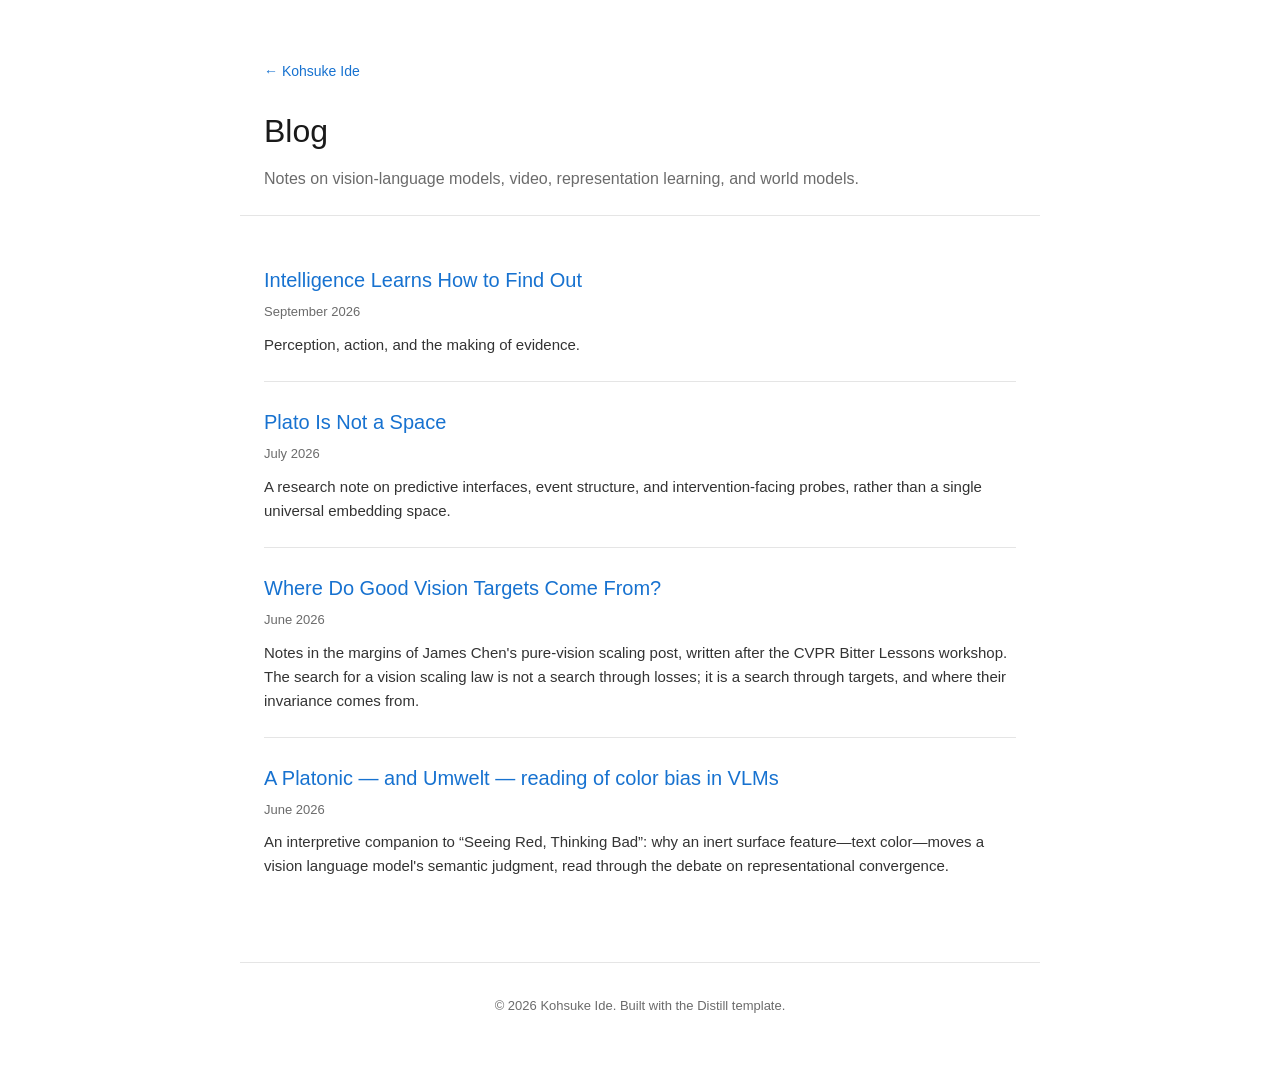
<file: blog/index.html>
<!DOCTYPE html>
<html lang="en">
<head>
<meta charset="utf-8">
<meta name="viewport" content="width=device-width, initial-scale=1">
<title>Blog &mdash; Kohsuke Ide</title>
<link rel="stylesheet" href="assets/style.css">
</head>
<body>
<header class="site-header">
  <p class="back-link"><a href="../">&larr; Kohsuke Ide</a></p>
  <h1 class="site-title">Blog</h1>
  <p class="site-tagline">
    Notes on vision-language models, video, representation learning, and world models.
  </p>
</header>

<main class="post-list">
  <article class="post-entry">
    <h2><a href="posts/intelligence-learns-how-to-find-out/">Intelligence Learns How to Find Out</a></h2>
    <p class="post-meta">September 2026</p>
    <p class="post-excerpt">
      Perception, action, and the making of evidence.
    </p>
  </article>
  <article class="post-entry">
    <h2><a href="posts/plato-is-not-a-space/">Plato Is Not a Space</a></h2>
    <p class="post-meta">July 2026</p>
    <p class="post-excerpt">
      A research note on predictive interfaces, event structure, and
      intervention-facing probes, rather than a single universal embedding space.
    </p>
  </article>
  <article class="post-entry">
    <h2><a href="posts/where-good-vision-targets-come-from/">Where Do Good Vision Targets Come From?</a></h2>
    <p class="post-meta">June 2026</p>
    <p class="post-excerpt">
      Notes in the margins of James Chen's pure-vision scaling post, written after
      the CVPR Bitter Lessons workshop. The search for a vision scaling law is not
      a search through losses; it is a search through targets, and where their
      invariance comes from.
    </p>
  </article>
  <article class="post-entry">
    <h2><a href="https://kohsukeide.github.io/color-bias-vlm/blog/">A Platonic &mdash; and Umwelt &mdash; reading of color bias in VLMs</a></h2>
    <p class="post-meta">June 2026</p>
    <p class="post-excerpt">
      An interpretive companion to &ldquo;Seeing Red, Thinking Bad&rdquo;: why an inert
      surface feature&mdash;text color&mdash;moves a vision language model's semantic
      judgment, read through the debate on representational convergence.
    </p>
  </article>
</main>

<footer class="site-footer">
  <p>&copy; 2026 Kohsuke Ide. Built with the Distill template.</p>
</footer>
</body>
</html>
</file>
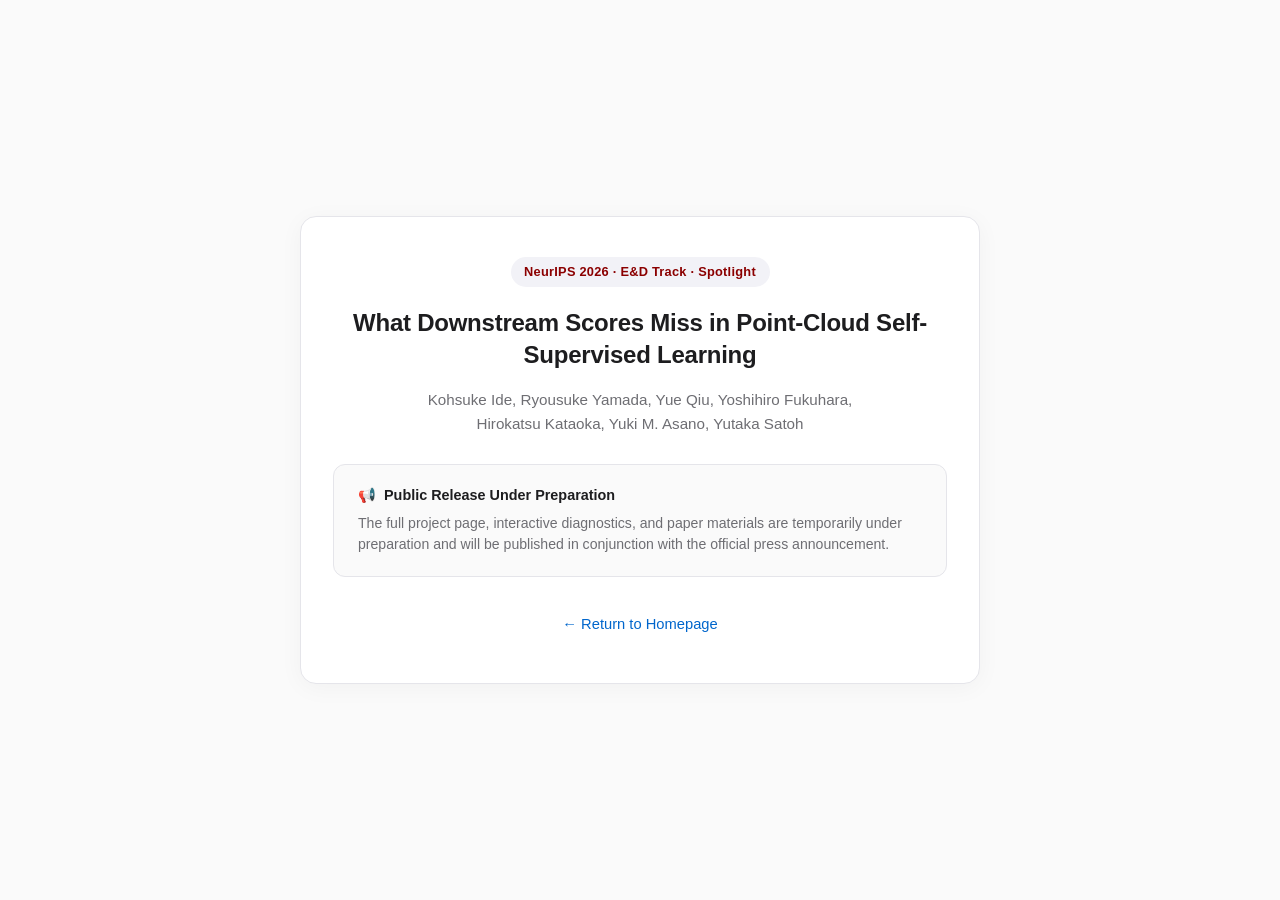
<file: projects/beyond-downstream-scores/index.html>
<!doctype html>
<html lang="en">
<head>
  <meta charset="utf-8">
  <meta name="viewport" content="width=device-width, initial-scale=1">
  <meta http-equiv="refresh" content="0; url=../what-scores-miss/">
  <link rel="canonical" href="https://kohsukeide.github.io/projects/what-scores-miss/">
  <title>What Downstream Scores Miss</title>
</head>
<body>
  <p>This project page has moved to <a href="../what-scores-miss/">What Downstream Scores Miss</a>.</p>
</body>
</html>
</file>
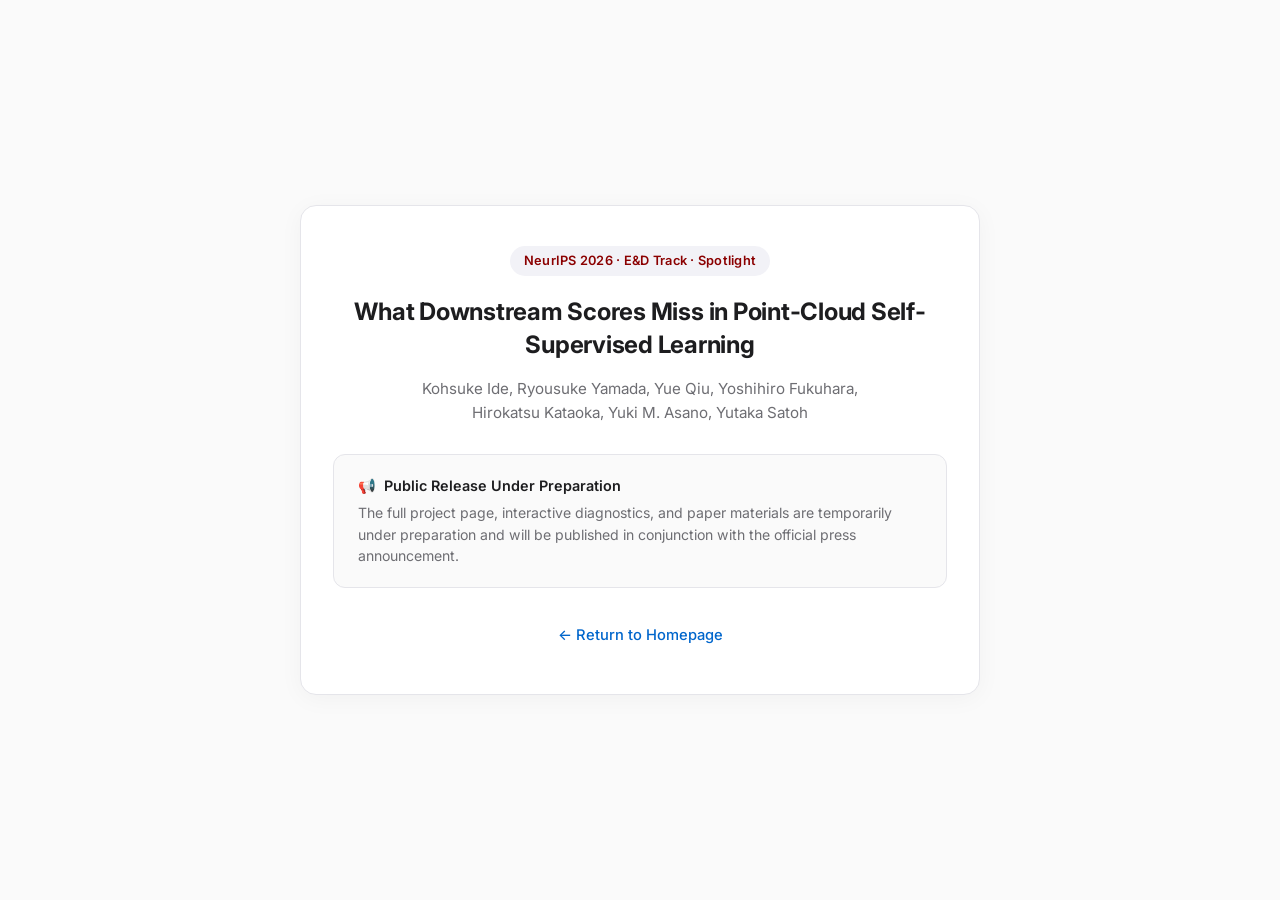
<file: projects/what-scores-miss/index.html>
<!DOCTYPE html>
<html lang="en">
<head>
  <meta charset="utf-8">
  <meta name="viewport" content="width=device-width, initial-scale=1">
  <meta name="robots" content="noindex, nofollow">
  <title>What Downstream Scores Miss in Point-Cloud Self-Supervised Learning | Coming Soon</title>
  <link rel="icon" href="../../images/favicon/favicon.ico">
  <link rel="preconnect" href="https://fonts.googleapis.com">
  <link rel="preconnect" href="https://fonts.gstatic.com" crossorigin>
  <link href="https://fonts.googleapis.com/css2?family=Inter:wght@400;500;600;700&display=swap" rel="stylesheet">
  <style>
    :root {
      --bg: #fafafa;
      --card-bg: #ffffff;
      --text: #1d1d1f;
      --muted: #6e6e73;
      --border: #e5e5ea;
      --accent: #0066cc;
      --badge-bg: #f2f2f7;
      --badge-text: #8b0000;
    }
    @media (prefers-color-scheme: dark) {
      :root {
        --bg: #121214;
        --card-bg: #1c1c1e;
        --text: #f5f5f7;
        --muted: #98989d;
        --border: #2c2c2e;
        --accent: #2997ff;
        --badge-bg: #2c2c2e;
        --badge-text: #ff6b6b;
      }
    }
    * { box-sizing: border-box; margin: 0; padding: 0; }
    body {
      font-family: "Inter", -apple-system, BlinkMacSystemFont, "Segoe UI", Roboto, sans-serif;
      background-color: var(--bg);
      color: var(--text);
      min-height: 100vh;
      display: flex;
      flex-direction: column;
      justify-content: center;
      align-items: center;
      padding: 1.5rem;
      line-height: 1.5;
    }
    .card {
      background: var(--card-bg);
      border: 1px solid var(--border);
      border-radius: 16px;
      max-width: 680px;
      width: 100%;
      padding: 2.5rem 2rem;
      text-align: center;
      box-shadow: 0 4px 24px rgba(0, 0, 0, 0.04);
    }
    .badge {
      display: inline-block;
      font-size: 0.8rem;
      font-weight: 600;
      padding: 0.35rem 0.85rem;
      border-radius: 20px;
      background: var(--badge-bg);
      color: var(--badge-text);
      margin-bottom: 1.25rem;
      letter-spacing: 0.02em;
    }
    h1 {
      font-size: 1.5rem;
      font-weight: 700;
      line-height: 1.35;
      margin-bottom: 1rem;
      letter-spacing: -0.01em;
    }
    .authors {
      font-size: 0.95rem;
      color: var(--muted);
      margin-bottom: 1.75rem;
      line-height: 1.6;
    }
    .notice {
      background: var(--bg);
      border: 1px solid var(--border);
      border-radius: 12px;
      padding: 1.25rem 1.5rem;
      margin-bottom: 1.75rem;
      text-align: left;
    }
    .notice-title {
      font-size: 0.9rem;
      font-weight: 600;
      margin-bottom: 0.35rem;
      display: flex;
      align-items: center;
      gap: 0.5rem;
    }
    .notice-desc {
      font-size: 0.88rem;
      color: var(--muted);
      line-height: 1.55;
    }
    .actions {
      display: flex;
      justify-content: center;
      gap: 1rem;
      margin-top: 1rem;
    }
    a.btn {
      display: inline-flex;
      align-items: center;
      gap: 0.4rem;
      color: var(--accent);
      text-decoration: none;
      font-size: 0.92rem;
      font-weight: 500;
      padding: 0.5rem 1rem;
      border-radius: 8px;
      transition: background-color 0.15s ease;
    }
    a.btn:hover {
      background-color: var(--badge-bg);
    }
  </style>
</head>
<body>
  <main class="card">
    <div class="badge">NeurIPS 2026 · E&amp;D Track · Spotlight</div>
    <h1>What Downstream Scores Miss in Point-Cloud Self-Supervised Learning</h1>
    <p class="authors">
      Kohsuke Ide, Ryousuke Yamada, Yue Qiu, Yoshihiro Fukuhara,<br>
      Hirokatsu Kataoka, Yuki M. Asano, Yutaka Satoh
    </p>

    <div class="notice">
      <div class="notice-title">
        <span>📢</span> Public Release Under Preparation
      </div>
      <p class="notice-desc">
        The full project page, interactive diagnostics, and paper materials are temporarily under preparation and will be published in conjunction with the official press announcement.
      </p>
    </div>

    <div class="actions">
      <a href="https://kohsukeide.github.io/" class="btn">&larr; Return to Homepage</a>
    </div>
  </main>
</body>
</html>
</file>
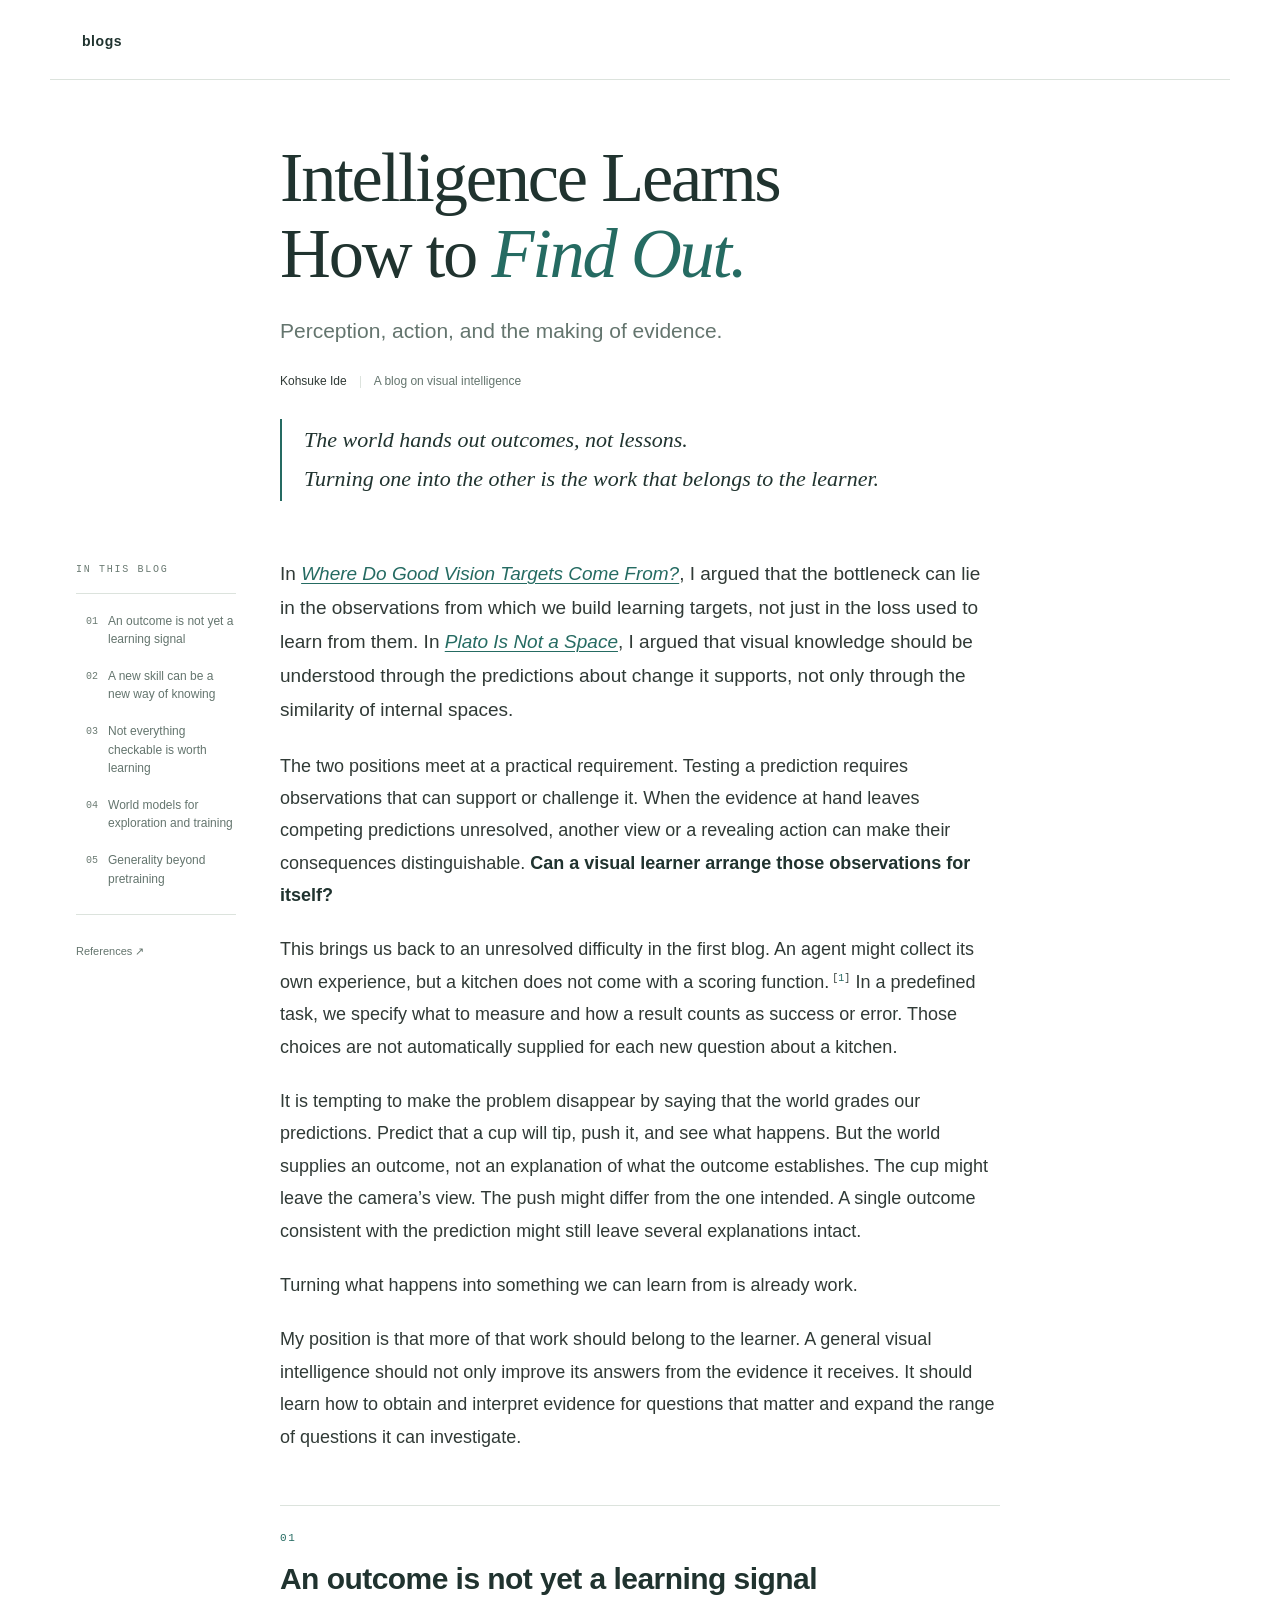
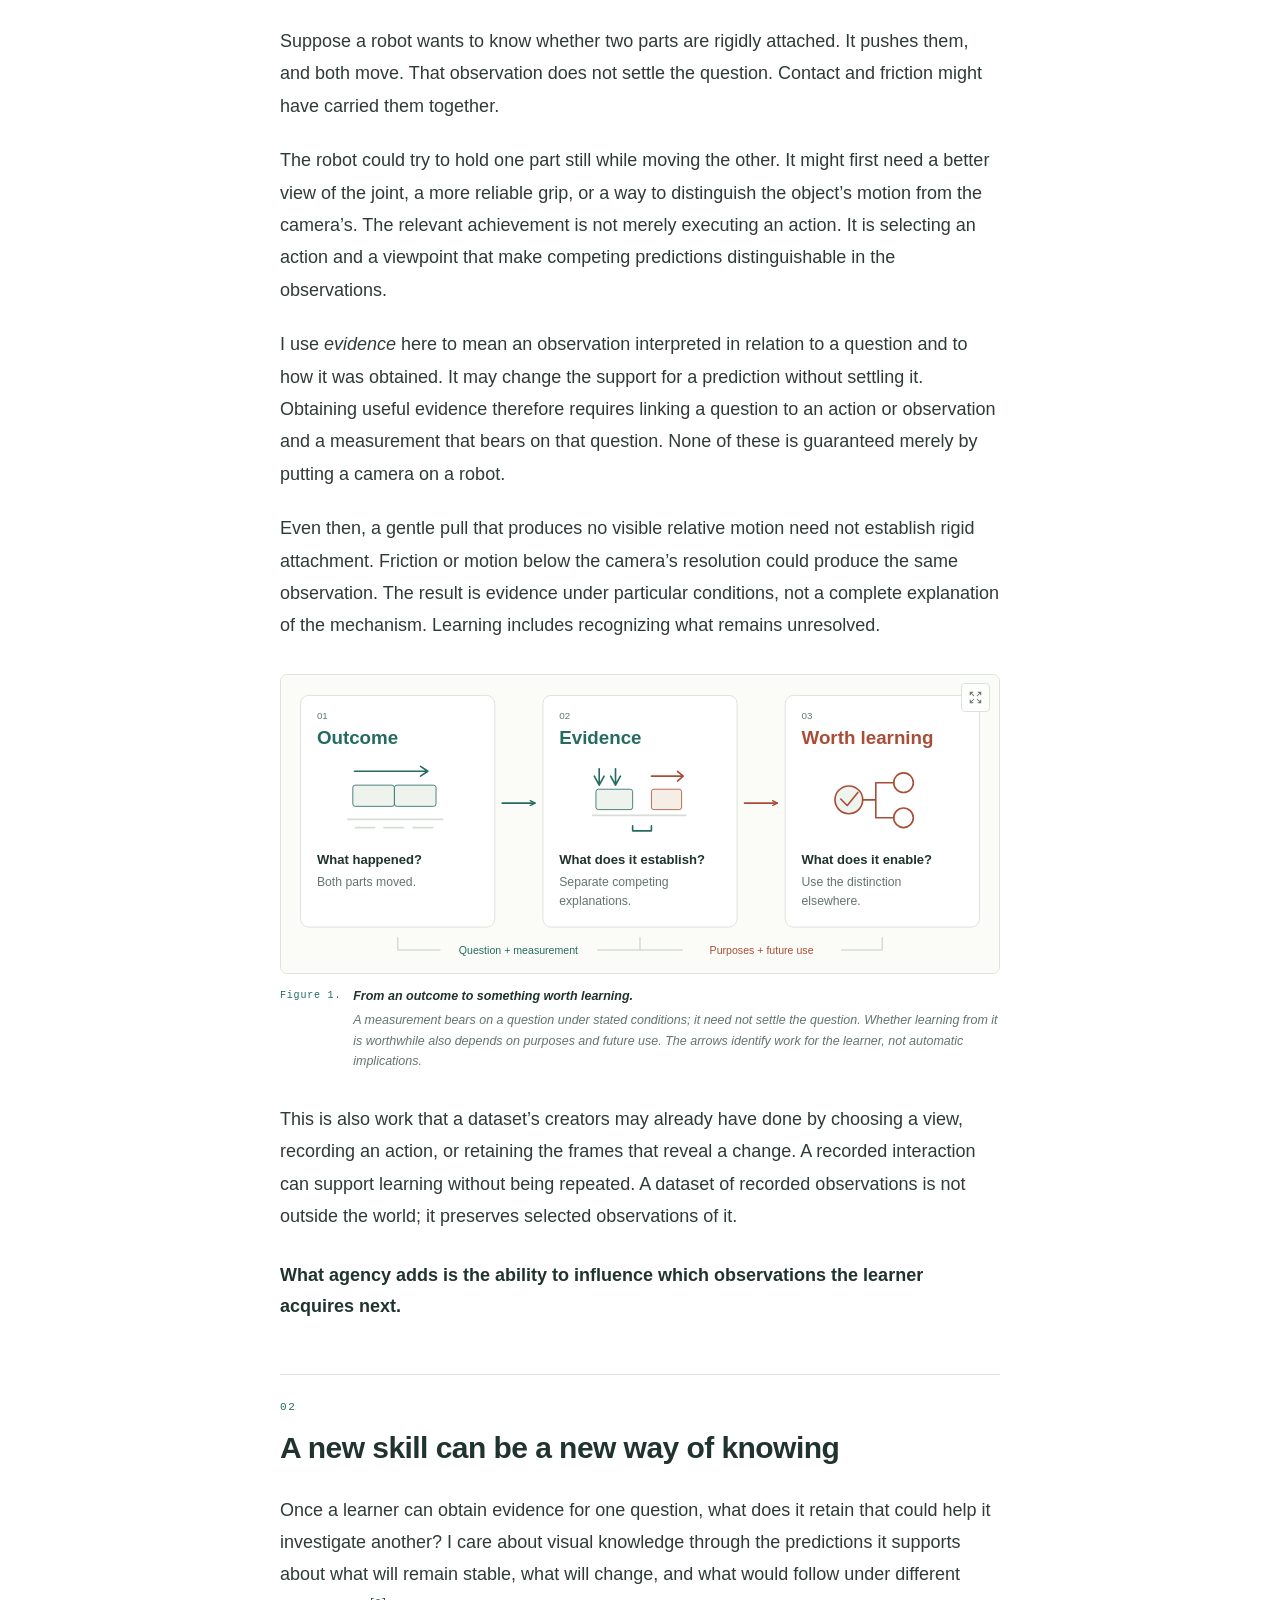
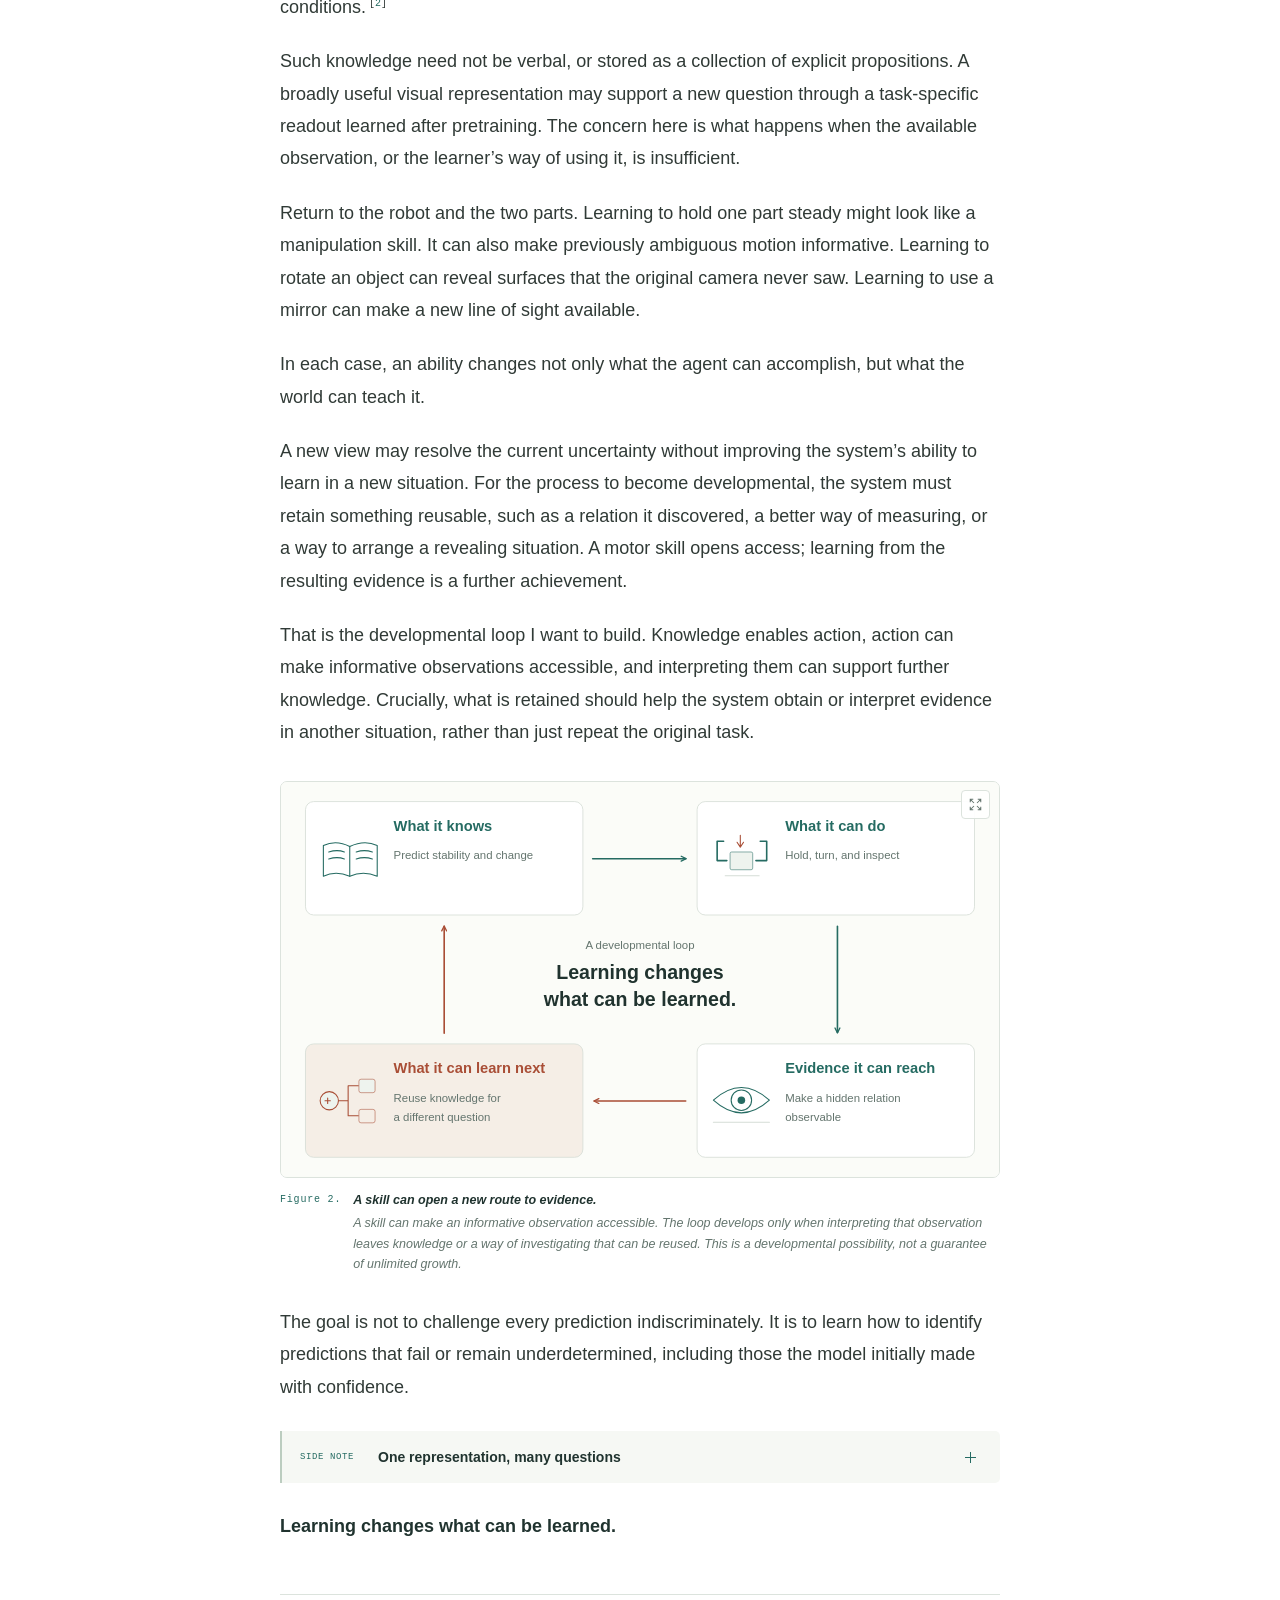
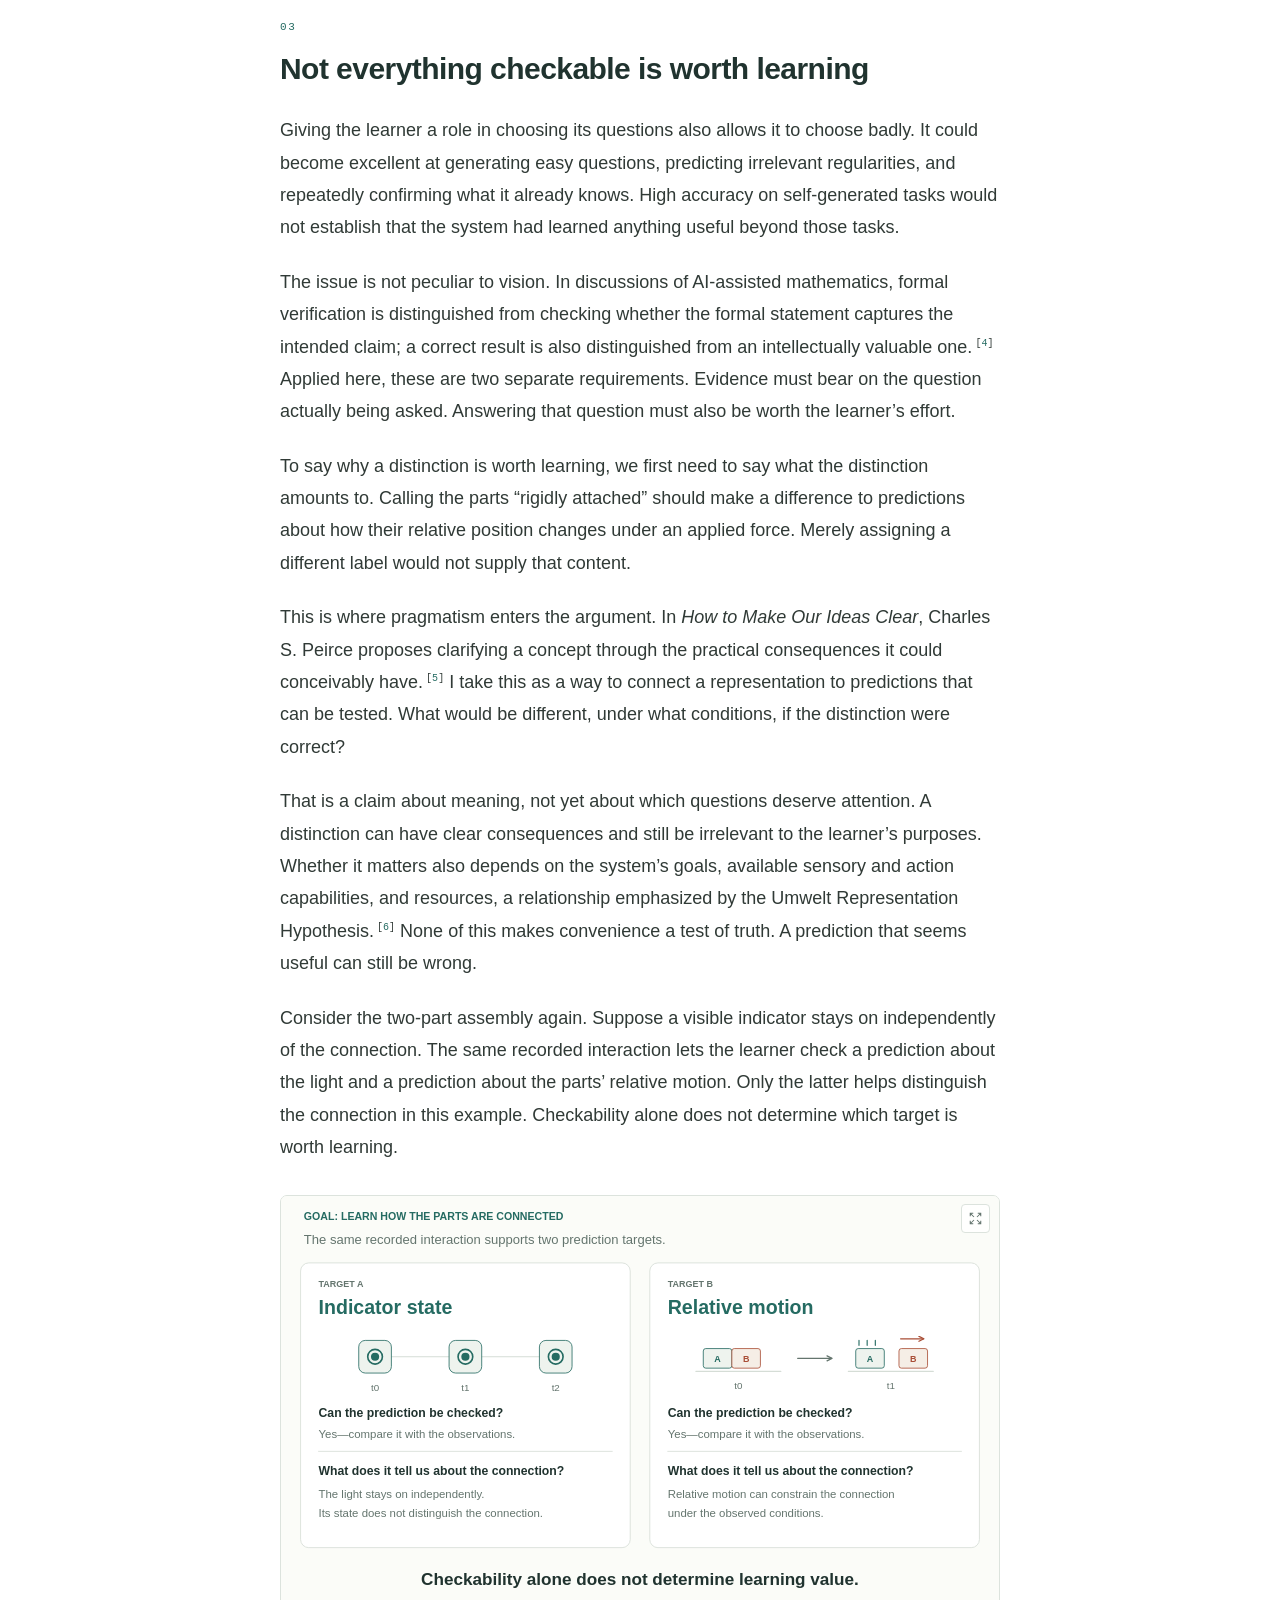
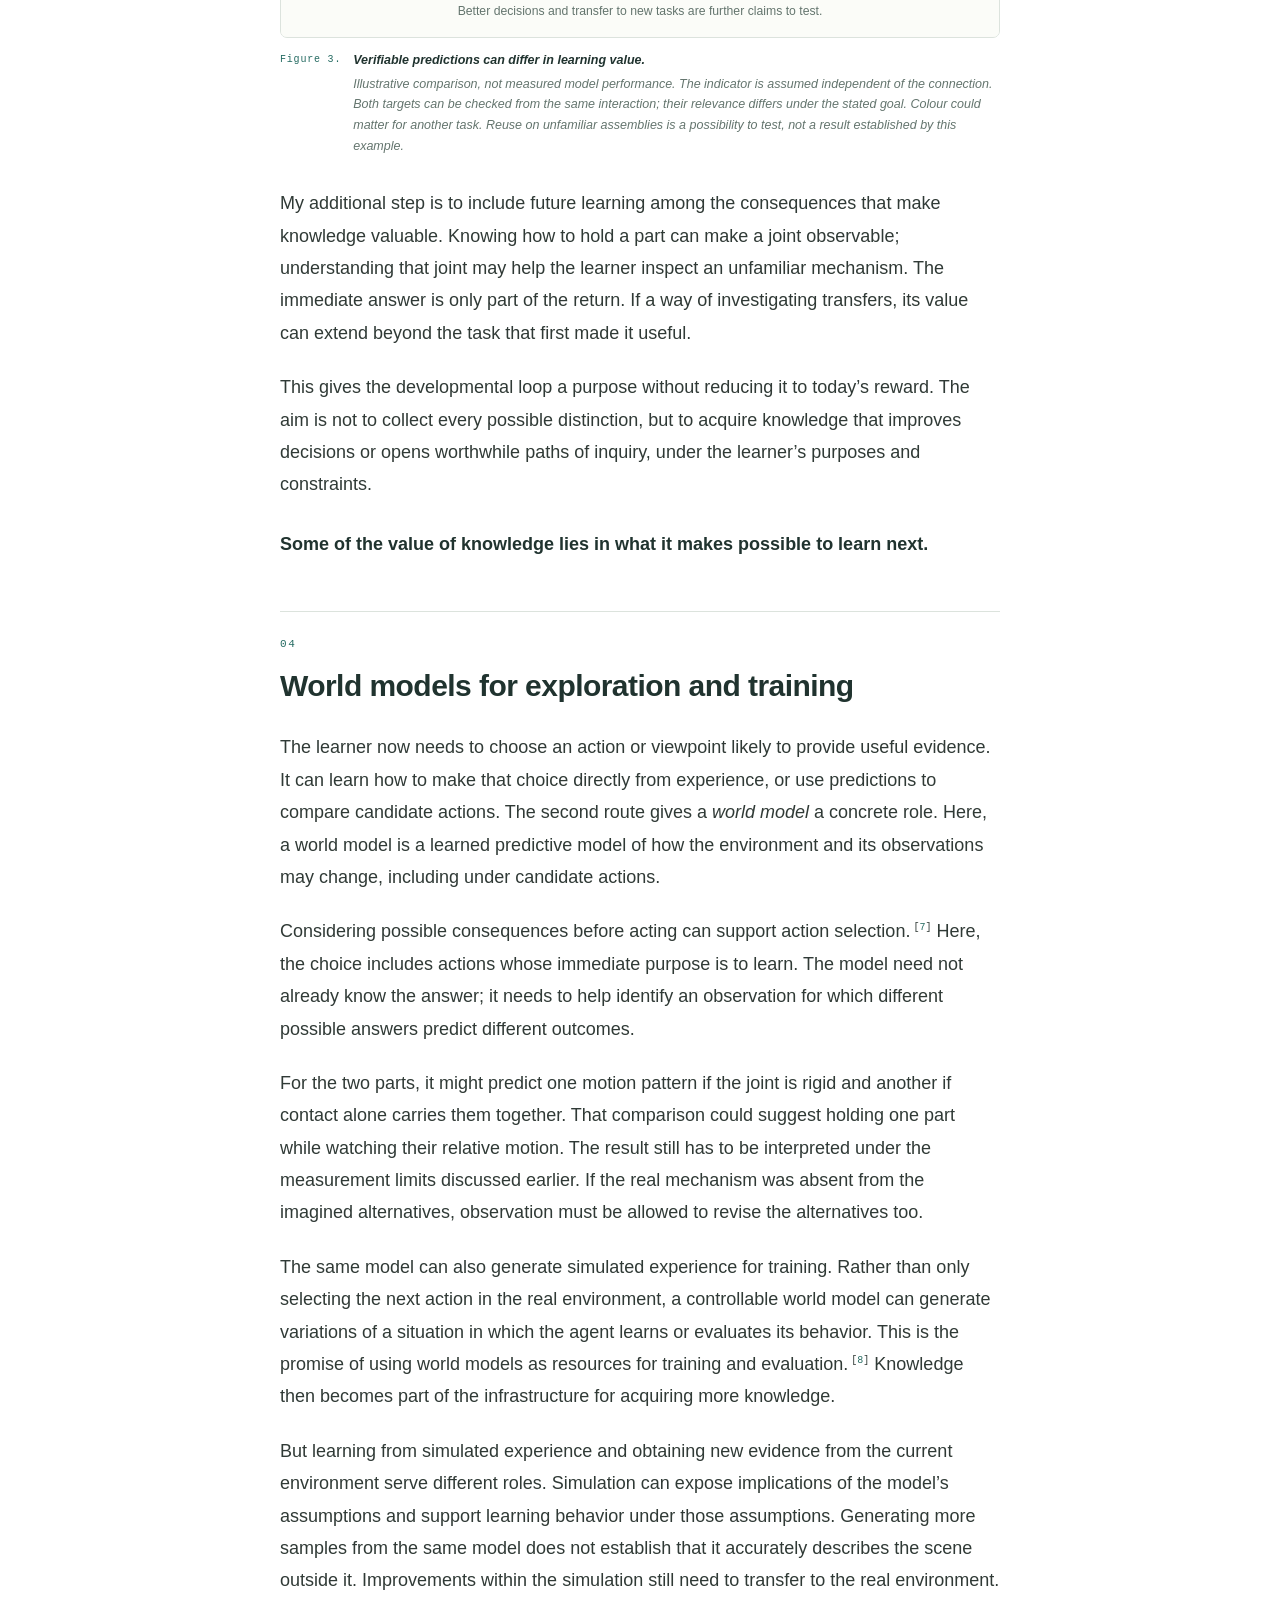
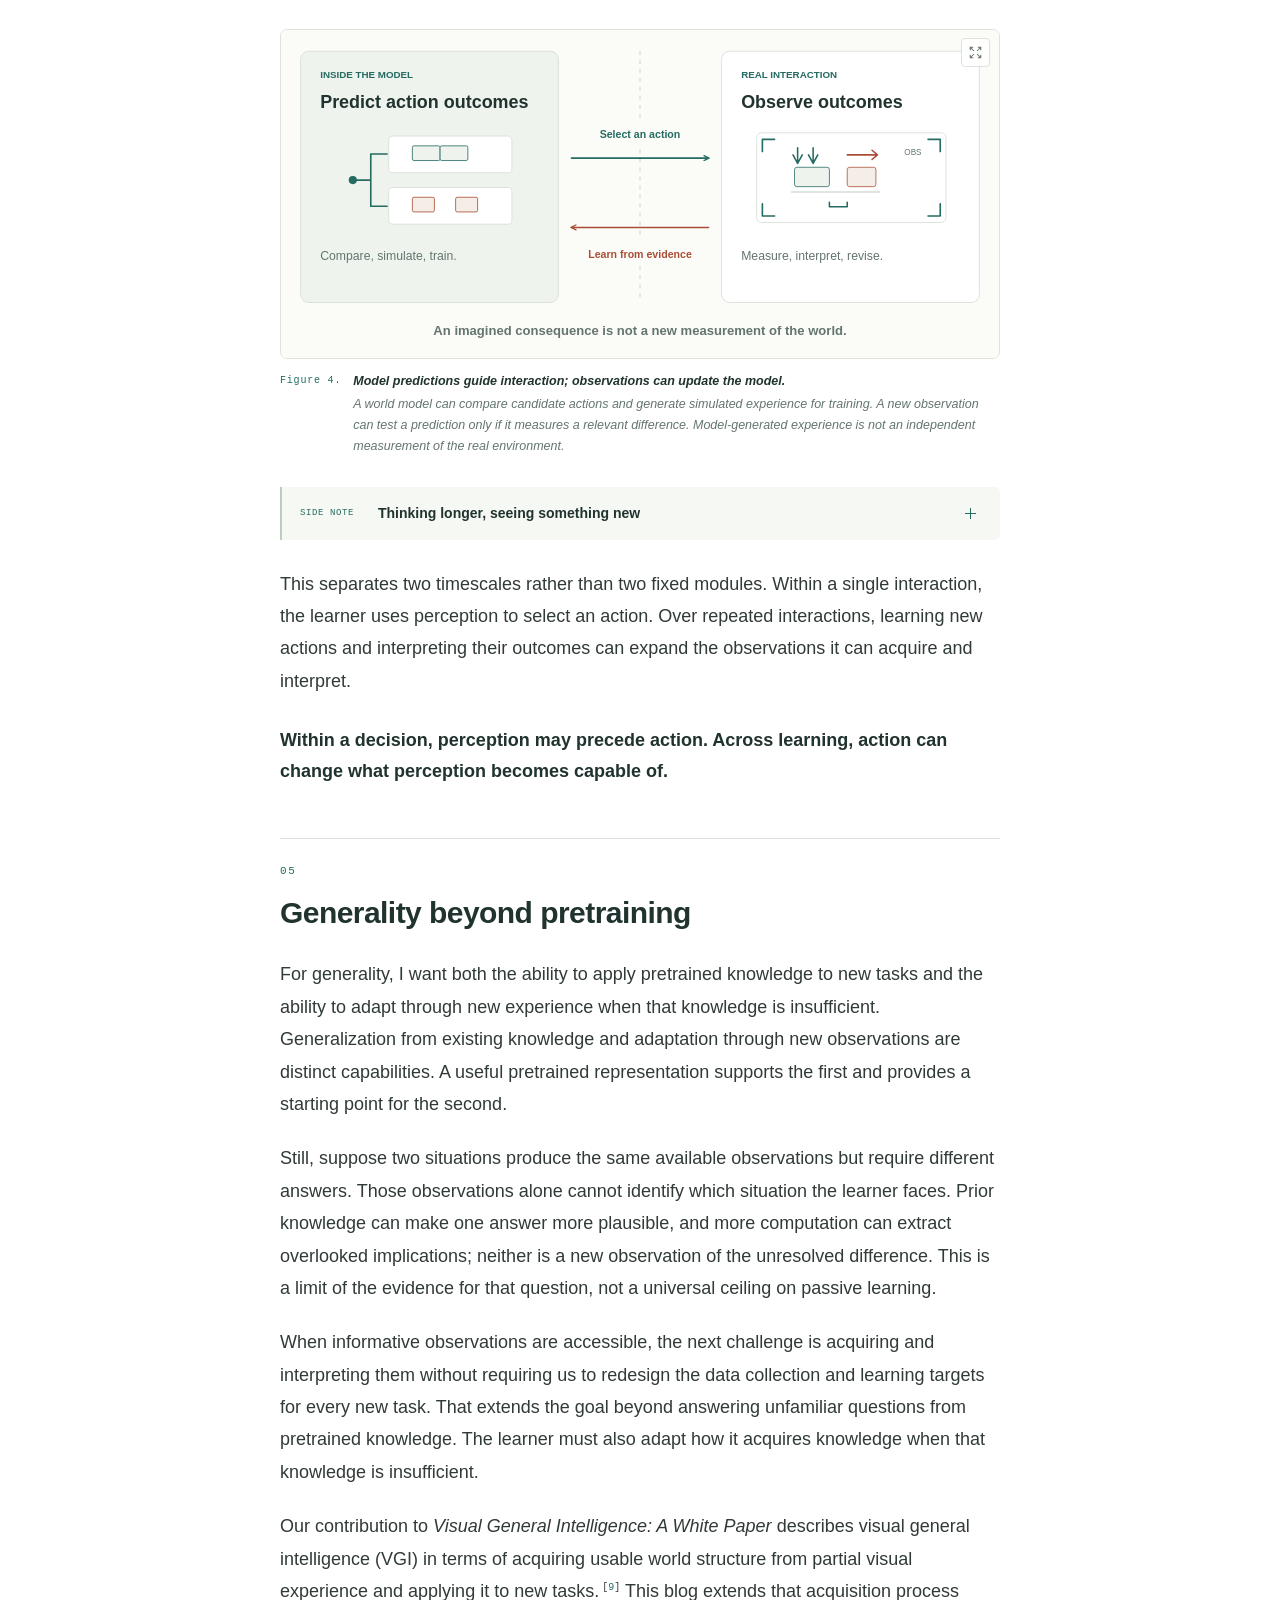
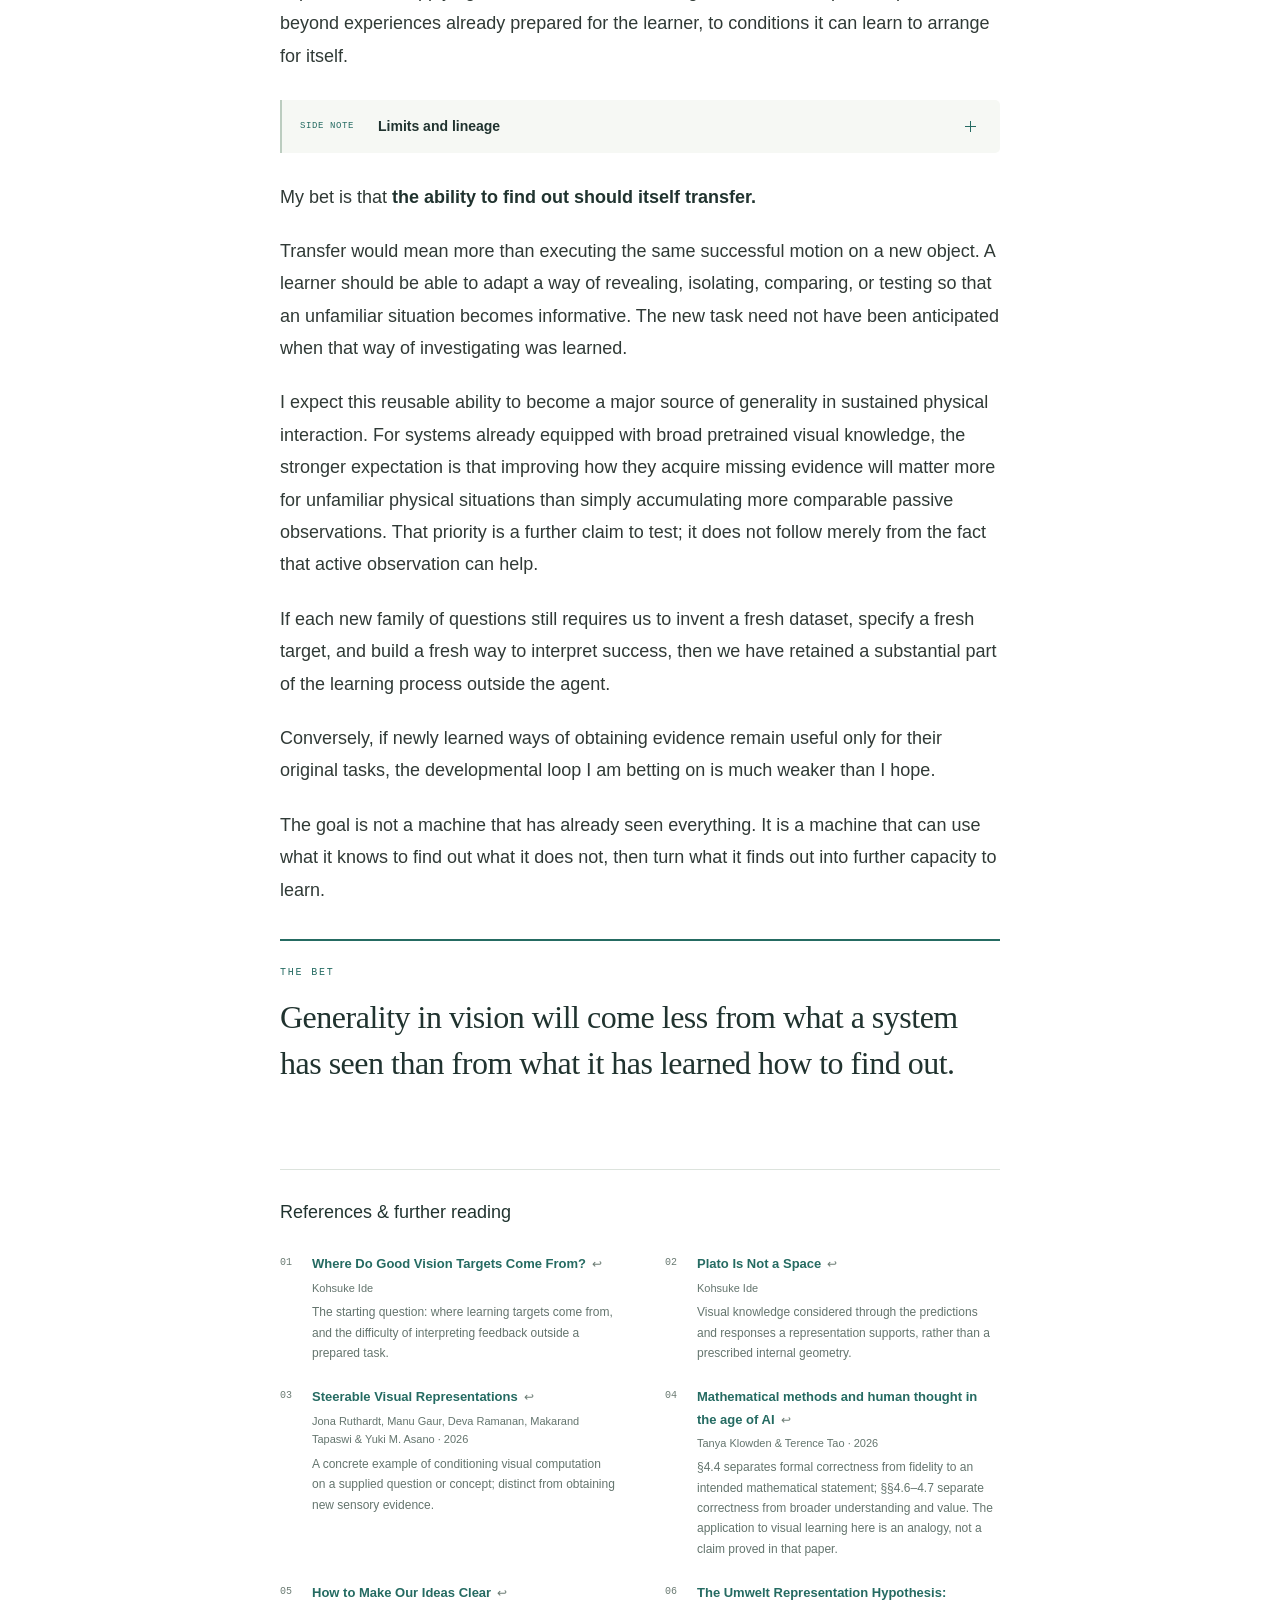
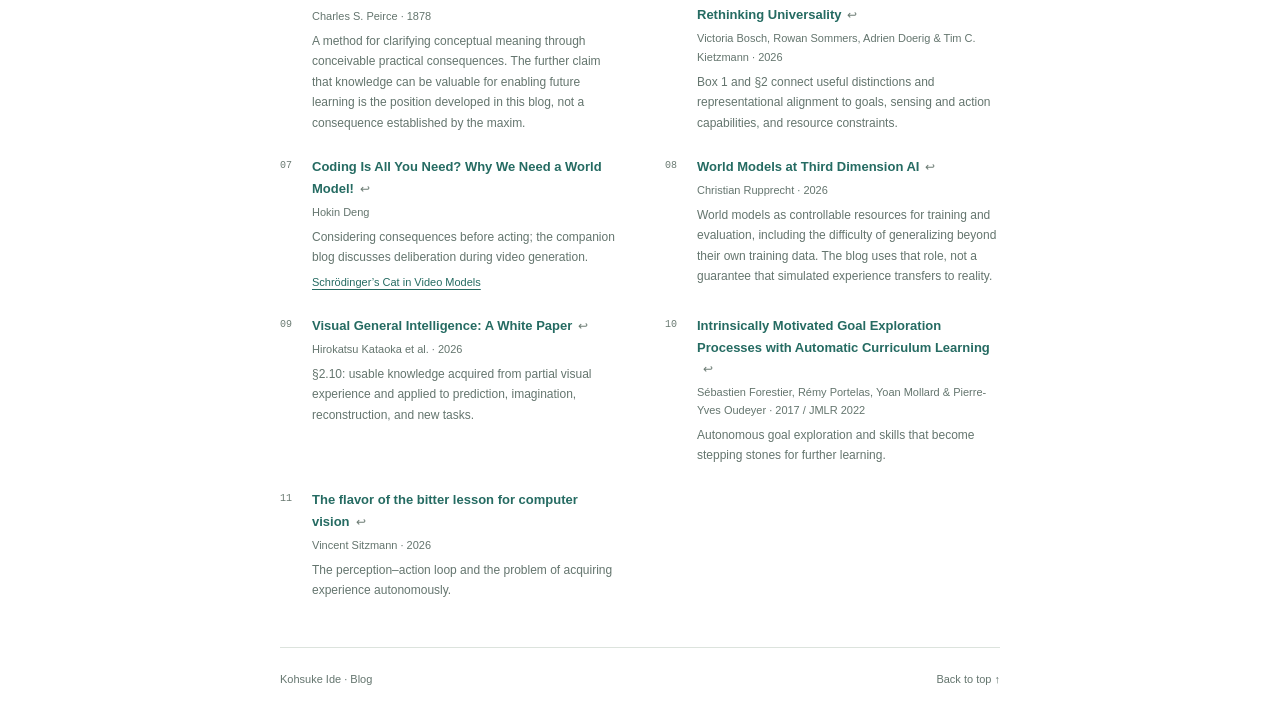
<file: blog/posts/intelligence-learns-how-to-find-out/index.html>
<!doctype html>
<html lang="en">
<head>
<meta charset="utf-8"><meta name="viewport" content="width=device-width,initial-scale=1">
<meta name="description" content="Visual intelligence should learn not only from the evidence it receives, but how to obtain evidence for questions that matter.">
<meta name="robots" content="noindex,nofollow,noarchive"><meta name="referrer" content="no-referrer"><meta name="color-scheme" content="light">
<meta name="author" content="Kohsuke Ide">
<title>Intelligence Learns How to Find Out · Kohsuke Ide</title>
<script type="application/ld+json">{"@context": "https://schema.org", "@type": "BlogPosting", "headline": "Intelligence Learns How to Find Out", "description": "Visual intelligence should learn not only from the evidence it receives, but how to obtain evidence for questions that matter.", "inLanguage": "en", "author": {"@type": "Person", "name": "Kohsuke Ide", "url": "https://kohsukeide.github.io/"}}</script>
<style>:root{--paper:#fff;--ink:#20332f;--body:#303a36;--muted:#64756e;--quiet:#6b7b73;--rule:#dce3dd;--soft:#f6f8f4;--green:#256b62;--rust:#a94e36;--serif:Georgia,'Times New Roman',serif;--sans:-apple-system,BlinkMacSystemFont,'Segoe UI',Arial,'Noto Sans CJK JP','Hiragino Kaku Gothic ProN','Yu Gothic',Meiryo,sans-serif;--mono:'SFMono-Regular',Consolas,'Liberation Mono',monospace}
*{box-sizing:border-box}html{scroll-behavior:smooth;scroll-padding-top:28px}body{margin:0;color:var(--body);background:var(--paper);font-family:var(--sans);font-size:18px;line-height:1.8;-webkit-font-smoothing:antialiased}[hidden]{display:none!important}a{color:var(--green);text-decoration-thickness:1px;text-underline-offset:3px}a:hover{color:var(--rust)}button{font:inherit}a:focus-visible,button:focus-visible,summary:focus-visible{outline:3px solid var(--green);outline-offset:5px}::selection{background:#d9ebe2;color:#173f37}.skip-link{position:fixed;left:20px;top:-90px;background:var(--ink);color:white;padding:10px 16px;z-index:100}.skip-link:focus{top:10px}.reading-line{height:3px;position:fixed;top:0;left:0;right:0;z-index:50;pointer-events:none}.reading-line span{display:block;height:100%;width:0;background:var(--green)}
.site-header{max-width:1180px;margin:0 auto;padding:29px 32px 25px;display:flex;align-items:center;justify-content:space-between;gap:20px;border-bottom:1px solid var(--rule)}.author-mark{font-size:14px;font-weight:600;letter-spacing:.04em;text-decoration:none;color:var(--ink);display:inline-flex;align-items:center;gap:13px}.mark{width:20px;height:20px;border:1.5px solid var(--green);border-radius:50%;position:relative}.mark:before{content:'';position:absolute;left:7px;top:-4px;width:1.5px;height:25px;background:var(--paper);border-left:1.5px solid var(--green);transform:rotate(35deg)}.tools{display:flex;gap:22px;align-items:center}.lang-nav{display:flex;align-items:center;gap:14px}.lang-nav a{font-size:12px;text-decoration:none;color:var(--muted);padding:3px 0}.lang-nav a[aria-current=true]{color:var(--green);box-shadow:0 1.5px 0 var(--green);font-weight:600}.print-button{border:0;background:none;cursor:pointer;display:flex;align-items:center;gap:6px;color:var(--muted);font-size:12px;padding:4px 0}.print-button svg{width:15px;height:15px}.header-divider{width:1px;height:16px;background:var(--rule)}
.page{max-width:1260px;margin:auto;padding:0 34px}.masthead{padding:59px 0 35px;max-width:720px;margin:0 auto}.eyebrow{color:var(--green);font:10px var(--mono);letter-spacing:1.7px;text-transform:uppercase;margin:0 0 22px;display:flex;align-items:center;gap:13px}.eyebrow:before{content:'';display:block;width:24px;height:1px;background:var(--green)}h1{font:400 clamp(43px,5.5vw,72px)/1.08 var(--serif);letter-spacing:-2.2px;color:var(--ink);margin:0 0 24px;max-width:970px}h1 em{font-style:italic;color:var(--green)}.subtitle{font:21px/1.55 var(--sans);color:var(--muted);margin:0 0 23px;max-width:860px}.byline{display:flex;gap:13px;align-items:center;color:var(--muted);font-size:12px}.byline .hairline{height:12px;width:1px;background:var(--rule)}.byline strong{font-weight:500;color:var(--body)}.epigraph{margin:27px 0 0;padding:4px 0 4px 22px;border-left:2px solid var(--green);max-width:940px;color:var(--ink);font:italic 22px/1.55 var(--serif)}.epigraph p{margin:0}.epigraph p+p{margin-top:5px}.main-grid{display:grid;grid-template-columns:160px minmax(0,720px) 160px;column-gap:44px;row-gap:0;justify-content:center;align-items:start;padding-top:21px}.blog{min-width:0;grid-column:2;grid-row:1}.blog p{max-width:100%;margin:0 0 22px;overflow-wrap:break-word}.blog .intro p:first-child{font-size:19px}.blog h2{font:600 30px/1.32 var(--sans);letter-spacing:-.55px;color:var(--ink);margin:0 0 26px;max-width:720px}.blog section.blog-section{margin-top:52px;padding-top:24px;border-top:1px solid var(--rule);scroll-margin-top:30px}.section-label{display:block;font:11px/1.5 var(--mono);color:var(--green);letter-spacing:1.7px;margin-bottom:13px}.blog strong{font-weight:650;color:var(--ink)}.blog .section-close{margin-top:28px;max-width:100%;line-height:1.7}.blog .section-close strong{font-weight:650}.ref-call{font-family:var(--mono);font-size:10px;line-height:0;vertical-align:super;margin-left:3px;white-space:nowrap}.ref-call a{text-decoration:none;font-weight:400}.ref-call a:hover{background:#edf5ef}.blog .final-bet{margin:33px 0 18px;border-top:2px solid var(--green);padding:24px 0 18px;max-width:750px}.bet-label{font:10px/1.6 var(--mono);letter-spacing:1.8px;text-transform:uppercase;color:var(--green);margin-bottom:13px}.blog .final-bet p{font:400 32px/1.44 var(--serif);color:var(--ink);letter-spacing:-.5px;margin:0;max-width:745px}.final-bet p strong{font-weight:400}
.reading-rail{grid-column:1;grid-row:1;justify-self:end;width:160px;max-width:100%;position:sticky;top:33px;padding-top:5px;max-height:calc(100vh - 66px);overflow-y:auto;scrollbar-width:thin}.rail-label{font:10px/1.5 var(--mono);letter-spacing:1.7px;color:var(--quiet);text-transform:uppercase;padding-bottom:16px;border-bottom:1px solid var(--rule);margin:0 0 18px}.toc{display:flex;flex-direction:column;gap:18px}.toc a{font-size:12px;line-height:1.55;display:flex;gap:10px;text-decoration:none;color:var(--muted);padding:0}.toc a span{font:10px/1.9 var(--mono);color:var(--quiet)}.toc a.active,.toc a.active span{color:var(--green)}.toc a.active{font-weight:600}.rail-extra{margin-top:26px;padding-top:18px;border-top:1px solid var(--rule)}.rail-extra a{font-size:11px;text-decoration:none;color:var(--muted)}.toc-mobile{display:none}
.figure{margin:32px 0 31px;break-inside:avoid;max-width:100%}.figure-frame{border:1px solid var(--rule);border-radius:7px;overflow:hidden;background:#fbfcf8;position:relative}.figure-frame svg{display:block;width:100%;height:auto}.svg-mobile{display:none}.figure figcaption{display:grid;grid-template-columns:max-content minmax(0,1fr);gap:12px;padding-top:12px;font-size:12.5px;line-height:1.65;color:var(--muted);max-width:780px}.caption-no{white-space:nowrap;font:10px/1.8 var(--mono);color:var(--green);padding-top:1px;letter-spacing:.8px}.figure figcaption strong{font-weight:600}.fig-caption-text{max-width:680px;font-style:italic}.figure figcaption .caption-detail{display:block;margin-top:3px}.figure-action{position:absolute;right:9px;top:8px;width:29px;height:29px;display:flex;align-items:center;justify-content:center;border:1px solid var(--rule);border-radius:4px;background:#ffffffed;color:var(--muted);cursor:pointer}.figure-action:hover{color:var(--green);border-color:var(--green)}.figure-action svg{width:15px;height:15px}.diagram-modal{border:1px solid var(--rule);border-radius:7px;padding:20px;max-width:min(1160px,96vw);width:1120px;max-height:93vh;color:var(--ink);background:#fbfcf8}.diagram-modal::backdrop{background:#102820b0;backdrop-filter:blur(3px)}.modal-top{display:flex;justify-content:space-between;gap:20px;align-items:start;margin-bottom:12px}.modal-top p{font-size:15px;margin:0}.modal-close{font:23px/1 var(--sans);border:0;background:none;padding:0 5px;color:var(--muted);cursor:pointer}.modal-canvas{overflow:auto;max-height:76vh}.modal-canvas svg{display:block;width:100%;height:auto}.modal-caption{font-size:12px;color:var(--muted);margin-top:10px;line-height:1.6}.modal-caption:empty{display:none}
.sidenote{margin:28px 0;background:var(--soft);border-left:2px solid #bccdc0;border-radius:0 5px 5px 0;max-width:750px}.sidenote summary{list-style:none;display:grid;grid-template-columns:65px 1fr 17px;gap:13px;align-items:center;padding:16px 18px;cursor:pointer;line-height:1.45}.sidenote summary::-webkit-details-marker{display:none}.note-label{font:9px/1.7 var(--mono);color:var(--green);letter-spacing:.6px;text-transform:uppercase}.note-title{font-size:14px;color:var(--ink);font-weight:550}.note-plus{position:relative;width:11px;height:11px}.note-plus:before,.note-plus:after{content:'';position:absolute;background:var(--green)}.note-plus:before{left:0;right:0;top:5px;height:1px}.note-plus:after{left:5px;top:0;bottom:0;width:1px}.sidenote[open] .note-plus:after{display:none}.note-body{padding:0 24px 18px 96px;font-size:14.5px;line-height:1.8;color:var(--muted)}.blog .note-body p{margin:0 0 13px}.blog .note-body p:last-child{margin:0}
.references{grid-column:2;grid-row:2;margin:47px 0 0;padding:26px 0 0;border-top:1px solid var(--rule)}.references h2{font-size:18px;font-weight:500;letter-spacing:0;margin:0 0 25px;color:var(--ink)}.reference-list{margin:0;padding:0;list-style:none;display:grid;grid-template-columns:1fr 1fr;gap:23px 50px;align-items:start}.reference-list li{display:grid;grid-template-columns:24px 1fr;gap:8px;font-size:12px;line-height:1.7;scroll-margin-top:28px;min-width:0}.ref-number{font:10px/1.9 var(--mono);color:var(--quiet)}.reference-list li:target{background:#f2f8f1;outline:8px solid #f2f8f1;border-radius:2px}.reference-list .ref-title{font-size:13px;font-weight:550;text-decoration:none;color:var(--green);overflow-wrap:anywhere}.ref-author{display:block;color:var(--muted);font-size:11px;margin:3px 0}.ref-description{margin:5px 0 0;color:var(--muted)}.extra-reference{font-size:11px;display:inline-block;margin-top:5px}.ref-back{display:inline-block;margin-left:6px;font-size:12px;text-decoration:none;color:var(--quiet)}.footer{max-width:720px;margin:47px auto 0;padding:22px 0 38px;border-top:1px solid var(--rule);display:flex;justify-content:space-between;gap:20px;align-items:center;font-size:11px;color:var(--muted)}.footer a{color:var(--muted);text-decoration:none}.footer a:hover{color:var(--green)}
:lang(ja) .masthead h1{font-family:'Noto Serif CJK JP','Hiragino Mincho ProN','Yu Mincho',serif;font-size:clamp(39px,5.5vw,63px);line-height:1.37;letter-spacing:-1px}:lang(ja) .masthead h1 em{font-style:normal}:lang(ja) .subtitle{font-size:18px;line-height:1.8}:lang(ja) .epigraph{font-family:var(--sans);font-style:normal;font-size:18px;line-height:1.95}:lang(ja) .blog{font-size:17px;line-height:1.95;line-break:strict;overflow-wrap:anywhere}:lang(ja) .blog h2{font-size:27px;line-height:1.6;letter-spacing:0;max-width:740px}:lang(ja) .blog .intro p:first-child{font-size:17px}:lang(ja) .blog .final-bet p{font-family:'Noto Serif CJK JP','Hiragino Mincho ProN','Yu Mincho',serif;font-size:27px;line-height:1.75;letter-spacing:0}:lang(ja) .note-body{font-size:13.5px;line-height:1.95}:lang(ja) .note-title{font-size:13px}:lang(ja) .figure figcaption{font-size:12px;line-height:1.9}:lang(ja) .toc a{font-size:11px;line-height:1.9}:lang(ja) .ref-description{line-height:1.85}
@media(min-width:1300px){.masthead{padding-top:70px}.epigraph{margin-top:34px}.main-grid{padding-top:28px}}
@media(max-width:1195px) and (min-width:1000px){.page{max-width:1000px;padding:0 22px}.masthead{max-width:650px;padding-top:45px}.site-header{max-width:1000px}.main-grid{grid-template-columns:132px minmax(0,650px) 132px;column-gap:20px;padding-top:20px}.reading-rail{display:block;width:132px}.reading-rail .toc{gap:14px}.reading-rail .toc a{font-size:11px;line-height:1.45;gap:7px}.reading-rail .toc a span{font-size:9px}.rail-label{font-size:9px;letter-spacing:1.25px}.blog h2{max-width:650px}.footer{max-width:650px;margin-top:35px}.references{margin-top:37px}}
@media(max-width:999px){.page{max-width:824px;padding:0 32px}.main-grid{display:block}.reading-rail{display:none}.masthead{max-width:760px;padding-top:45px}.site-header{max-width:824px}.toc-mobile{display:block;max-width:760px;margin:27px 0 0;border-top:1px solid var(--rule);border-bottom:1px solid var(--rule)}.toc-mobile summary{font-size:12px;padding:11px 0;cursor:pointer;color:var(--muted);list-style:none;display:flex;justify-content:space-between;align-items:center}.toc-mobile summary:after{content:'+';font-size:18px;color:var(--green)}.toc-mobile[open] summary:after{content:'−'}.toc-mobile summary::-webkit-details-marker{display:none}.toc-mobile nav{display:flex;flex-direction:column;gap:10px;padding:1px 0 18px}.toc-mobile nav a{font-size:12px;text-decoration:none;color:var(--muted)}.toc-mobile nav a span{display:inline-block;width:29px;font-family:var(--mono);font-size:10px;color:var(--green)}.main-grid{padding-top:20px}.footer{margin-top:35px}.references{margin-top:37px}}
@media(max-width:600px){body{font-size:16.5px;line-height:1.82}.site-header{padding:23px 21px 19px}.author-mark{font-size:12px;gap:9px}.mark{width:17px;height:17px}.mark:before{left:6px;height:22px;top:-4px}.tools{gap:12px}.lang-nav{gap:11px}.lang-nav a{font-size:11px}.print-button,.header-divider{display:none}.page{padding:0 21px}.masthead{padding:37px 0 19px}.eyebrow{font-size:8.3px;letter-spacing:1.05px;margin-bottom:19px;gap:9px}.eyebrow:before{width:16px}h1{font-size:clamp(35px,8.7vw,51px);letter-spacing:-1.2px;line-height:1.12;margin-bottom:19px}.subtitle{font-size:16px;line-height:1.6;margin-bottom:19px}.byline{font-size:10px;gap:10px}.epigraph{margin-top:25px;padding-left:16px;font-size:19px;line-height:1.6}.epigraph p+p{margin-top:10px}.main-grid{padding-top:12px}.blog p{margin-bottom:19px}.blog .intro p:first-child{font-size:17px}.blog h2{font-size:25px;line-height:1.4;letter-spacing:-.45px;margin-bottom:22px}.blog section.blog-section{margin-top:39px;padding-top:20px}.section-label{font-size:10px;margin-bottom:11px}.blog .section-close{line-height:1.75;margin-top:23px}.figure{margin:26px 0}.svg-desktop{display:none}.svg-mobile{display:block}.figure figcaption{grid-template-columns:max-content minmax(0,1fr);gap:8px;font-size:11.5px;padding-top:11px}.caption-no{font-size:9px}.figure-action{right:7px;top:7px;width:26px;height:26px}.sidenote{margin:25px 0}.sidenote summary{grid-template-columns:47px 1fr 12px;gap:9px;padding:14px 13px}.note-label{font-size:8px}.note-title{font-size:12.5px}.note-body{padding:0 16px 17px;font-size:13.5px}.blog .final-bet{margin:28px 0 0;padding-top:20px}.blog .final-bet p{font-size:26px;line-height:1.48;letter-spacing:-.3px}.bet-label{font-size:9px}.reference-list{grid-template-columns:1fr;gap:19px}.references h2{font-size:17px}.ref-description{font-size:11.5px}.footer{padding-bottom:28px;font-size:10px}.diagram-modal{padding:14px;max-width:96vw}.modal-top p{font-size:13px;line-height:1.55}.modal-caption{font-size:11px}:lang(ja) .masthead h1{font-size:clamp(35px,10vw,48px);line-height:1.47;letter-spacing:-.7px}:lang(ja) .subtitle{font-size:15px;line-height:1.9}:lang(ja) .epigraph{font-size:15px;line-height:1.95}:lang(ja) .blog{font-size:15.5px;line-height:1.98}:lang(ja) .blog h2{font-size:22px;line-height:1.65}:lang(ja) .blog .intro p:first-child{font-size:15.5px}:lang(ja) .blog .final-bet p{font-size:23px;line-height:1.8}:lang(ja) .figure figcaption{font-size:11px}:lang(ja) .note-title{font-size:12px}:lang(ja) .note-body{font-size:12.5px}}
@media(prefers-reduced-motion:reduce){html{scroll-behavior:auto}}
@media print{.site-header,.reading-line,.reading-rail,.toc-mobile,.figure-action,.footer,.diagram-modal{display:none!important}.page{max-width:none;padding:0}.masthead{padding:0 0 22px}h1{font-size:36px!important}.subtitle{font-size:15px!important}.epigraph{font-size:16px!important}.main-grid{display:block}.blog{font-size:11pt!important;line-height:1.65!important}.blog p{max-width:none}.blog h2{font-size:20px!important;break-after:avoid}.figure{max-width:650px;margin:23px auto;break-inside:avoid}.svg-desktop{display:block}.svg-mobile{display:none}.figure figcaption{font-size:9pt!important}.sidenote{break-inside:avoid}.note-body{font-size:9pt!important;padding-left:24px}.references{break-before:page}.reference-list{gap:16px 28px}.final-bet p{font-size:23px!important}.reference-list li{break-inside:avoid}a{color:inherit}body{background:white;color:#111}}

/* Article titles keep their original spelling in either language. */
:lang(ja) .intro a em{font-style:normal}

/* Keep the keyboard skip link hidden without relying only on an off-screen offset. */
.skip-link:not(:focus){clip-path:inset(50%);height:1px;overflow:hidden;padding:0;white-space:nowrap;width:1px}

/* A symmetric grid keeps the text centered independently of the left navigation. */
@media(min-width:1250px){.reading-rail .toc a{position:relative;padding-left:9px;border-left:1px solid transparent}.reading-rail .toc a.active{border-left-color:var(--green)}}
</style>
</head>
<body>
<a class="skip-link" id="skip-link" href="#en-blog">Skip to the blog</a>
<div class="reading-line" aria-hidden="true"><span id="progress-fill"></span></div>
<header class="site-header"><a class="author-mark" href="https://kohsukeide.github.io/blog/" target="_blank" rel="noopener noreferrer">blogs</a>
</header>
<main class="language-view" id="view-en" lang="en" >
    <div class="page">
      <header class="masthead" id="en-top">
        
        <h1>Intelligence Learns<br>How to <em>Find Out.</em></h1>
        <p class="subtitle">Perception, action, and the making of evidence.</p>
        <div class="byline"><strong>Kohsuke Ide</strong><span class="hairline" aria-hidden="true"></span><span>A blog on visual intelligence</span></div>
        <blockquote class="epigraph"><p>The world hands out outcomes, not lessons.</p><p>Turning one into the other is the work that belongs to the learner.</p></blockquote>
        <details class="toc-mobile"><summary>In this blog</summary><nav aria-label="In this blog"><a href="#en-outcomes"><span>01</span>An outcome is not yet a learning signal</a><a href="#en-skills"><span>02</span>A new skill can be a new way of knowing</a><a href="#en-value"><span>03</span>Not everything checkable is worth learning</a><a href="#en-imagination"><span>04</span>World models for exploration and training</a><a href="#en-generality"><span>05</span>Generality beyond pretraining</a></nav></details>
      </header>
      <div class="main-grid">
        <aside class="reading-rail" aria-label="In this blog"><div class="rail-label">In this blog</div><nav class="toc"><a href="#en-outcomes"><span>01</span>An outcome is not yet a learning signal</a><a href="#en-skills"><span>02</span>A new skill can be a new way of knowing</a><a href="#en-value"><span>03</span>Not everything checkable is worth learning</a><a href="#en-imagination"><span>04</span>World models for exploration and training</a><a href="#en-generality"><span>05</span>Generality beyond pretraining</a></nav><div class="rail-extra"><a href="#en-references">References ↗</a></div></aside>
        <article class="blog" id="en-blog">
          <div class="intro"><p>In <a href="https://kohsukeide.github.io/blog/posts/where-good-vision-targets-come-from/" target="_blank" rel="noopener noreferrer"><em>Where Do Good Vision Targets Come From?</em></a>, I argued that the bottleneck can lie in the observations from which we build learning targets, not just in the loss used to learn from them. In <a href="https://kohsukeide.github.io/blog/posts/plato-is-not-a-space/" target="_blank" rel="noopener noreferrer"><em>Plato Is Not a Space</em></a>, I argued that visual knowledge should be understood through the predictions about change it supports, not only through the similarity of internal spaces.</p><p>The two positions meet at a practical requirement. Testing a prediction requires observations that can support or challenge it. When the evidence at hand leaves competing predictions unresolved, another view or a revealing action can make their consequences distinguishable. <strong>Can a visual learner arrange those observations for itself?</strong></p><p>This brings us back to an unresolved difficulty in the first blog. An agent might collect its own experience, but a kitchen does not come with a scoring function.<sup class="ref-call">[<a id="en-cite-targets-1" href="#en-ref-targets" aria-label="Reference 1">1</a>]</sup> In a predefined task, we specify what to measure and how a result counts as success or error. Those choices are not automatically supplied for each new question about a kitchen.</p><p>It is tempting to make the problem disappear by saying that the world grades our predictions. Predict that a cup will tip, push it, and see what happens. But the world supplies an outcome, not an explanation of what the outcome establishes. The cup might leave the camera’s view. The push might differ from the one intended. A single outcome consistent with the prediction might still leave several explanations intact.</p><p>Turning what happens into something we can learn from is already work.</p><p>My position is that more of that work should belong to the learner. A general visual intelligence should not only improve its answers from the evidence it receives. It should learn how to obtain and interpret evidence for questions that matter and expand the range of questions it can investigate.</p></div>
          <section class="blog-section" id="en-outcomes" data-section="outcomes" aria-labelledby="en-outcomes-title"><span class="section-label" aria-hidden="true">01</span><h2 id="en-outcomes-title">An outcome is not yet a learning signal</h2><p>Suppose a robot wants to know whether two parts are rigidly attached. It pushes them, and both move. That observation does not settle the question. Contact and friction might have carried them together.</p><p>The robot could try to hold one part still while moving the other. It might first need a better view of the joint, a more reliable grip, or a way to distinguish the object’s motion from the camera’s. The relevant achievement is not merely executing an action. It is selecting an action and a viewpoint that make competing predictions distinguishable in the observations.</p><p>I use <em>evidence</em> here to mean an observation interpreted in relation to a question and to how it was obtained. It may change the support for a prediction without settling it. Obtaining useful evidence therefore requires linking a question to an action or observation and a measurement that bears on that question. None of these is guaranteed merely by putting a camera on a robot.</p><p>Even then, a gentle pull that produces no visible relative motion need not establish rigid attachment. Friction or motion below the camera’s resolution could produce the same observation. The result is evidence under particular conditions, not a complete explanation of the mechanism. Learning includes recognizing what remains unresolved.</p><figure class="figure" id="en-figure-1" data-title="From an outcome to something worth learning">
      <div class="figure-frame">
        <div class="svg-desktop"><svg xmlns="http://www.w3.org/2000/svg" viewBox="0 0 880 366" role="img" aria-labelledby="en-diagram-1-desktop-title en-diagram-1-desktop-desc" lang="en"><title id="en-diagram-1-desktop-title">From an outcome to something worth learning</title><desc id="en-diagram-1-desktop-desc">Three stages: an outcome, evidence for a question, and knowledge worth learning. Question and measurement connect the first two; purposes and future use connect the last two.</desc><defs><marker id="en-diagram-1-desktop-arrow-256b62" markerWidth="8" markerHeight="8" refX="6.5" refY="4" orient="auto" markerUnits="userSpaceOnUse"><path d="M1 1 L7 4 L1 7" fill="none" stroke="#256b62" stroke-width="1.6" stroke-linecap="round" stroke-linejoin="round"/></marker><marker id="en-diagram-1-desktop-arrow-a94e36" markerWidth="8" markerHeight="8" refX="6.5" refY="4" orient="auto" markerUnits="userSpaceOnUse"><path d="M1 1 L7 4 L1 7" fill="none" stroke="#a94e36" stroke-width="1.6" stroke-linecap="round" stroke-linejoin="round"/></marker><marker id="en-diagram-1-desktop-arrow-64756e" markerWidth="8" markerHeight="8" refX="6.5" refY="4" orient="auto" markerUnits="userSpaceOnUse"><path d="M1 1 L7 4 L1 7" fill="none" stroke="#64756e" stroke-width="1.6" stroke-linecap="round" stroke-linejoin="round"/></marker></defs><rect width="880" height="366" fill="#fbfcf8"/><rect x="24" y="25" width="238" height="284" rx="10" fill="#ffffff" stroke="#d5ddd6"/><text x="44" y="54" font-family="Arial, Helvetica, Noto Sans CJK JP, Hiragino Kaku Gothic ProN, Yu Gothic, sans-serif" font-size="12" font-weight="500" fill="#64756e" text-anchor="start">01</text><text x="44" y="85" font-family="Arial, Helvetica, Noto Sans CJK JP, Hiragino Kaku Gothic ProN, Yu Gothic, sans-serif" font-size="23" font-weight="600" fill="#256b62" text-anchor="start">Outcome</text><g transform="translate(77,105) scale(1.0)"><rect x="11" y="30" width="51" height="26" rx="3" fill="#eef3ee" stroke="#256b62"/><rect x="62" y="30" width="51" height="26" rx="3" fill="#eef3ee" stroke="#256b62"/><path d="M5 72 H121" fill="none" stroke="#d5ddd6" stroke-width="2" stroke-linecap="round" stroke-linejoin="round" /><path d="M13 13 H103 L94 7 M103 13 L94 19" fill="none" stroke="#256b62" stroke-width="2" stroke-linecap="round" stroke-linejoin="round" /><path d="M14 82 H38 M49 82 H73 M85 82 H109" fill="none" stroke="#d5ddd6" stroke-width="2" stroke-linecap="round" stroke-linejoin="round" /></g><text x="44" y="232" font-family="Arial, Helvetica, Noto Sans CJK JP, Hiragino Kaku Gothic ProN, Yu Gothic, sans-serif" font-size="16" font-weight="600" fill="#20332f" text-anchor="start">What happened?</text><text x="44" y="259" font-family="Arial, Helvetica, Noto Sans CJK JP, Hiragino Kaku Gothic ProN, Yu Gothic, sans-serif" font-size="15" font-weight="400" fill="#64756e" text-anchor="start">Both parts moved.</text><rect x="321" y="25" width="238" height="284" rx="10" fill="#ffffff" stroke="#d5ddd6"/><text x="341" y="54" font-family="Arial, Helvetica, Noto Sans CJK JP, Hiragino Kaku Gothic ProN, Yu Gothic, sans-serif" font-size="12" font-weight="500" fill="#64756e" text-anchor="start">02</text><text x="341" y="85" font-family="Arial, Helvetica, Noto Sans CJK JP, Hiragino Kaku Gothic ProN, Yu Gothic, sans-serif" font-size="23" font-weight="600" fill="#256b62" text-anchor="start">Evidence</text><g transform="translate(374,105) scale(1.0)"><rect x="12" y="35" width="45" height="25" rx="3" fill="#eef3ee" stroke="#256b62"/><rect x="80" y="35" width="37" height="25" rx="3" fill="#f5eee6" stroke="#a94e36"/><path d="M8 67 H122" fill="none" stroke="#d5ddd6" stroke-width="2" stroke-linecap="round" stroke-linejoin="round" /><path d="M16 10 V30 M10 19 L16 30 L22 19" fill="none" stroke="#256b62" stroke-width="2" stroke-linecap="round" stroke-linejoin="round" /><path d="M36 10 V30 M30 19 L36 30 L42 19" fill="none" stroke="#256b62" stroke-width="2" stroke-linecap="round" stroke-linejoin="round" /><path d="M80 19 H119 L112 13 M119 19 L112 25" fill="none" stroke="#a94e36" stroke-width="2" stroke-linecap="round" stroke-linejoin="round" /><path d="M57 80 V86 H80 V80" fill="none" stroke="#256b62" stroke-width="2" stroke-linecap="round" stroke-linejoin="round" /></g><text x="341" y="232" font-family="Arial, Helvetica, Noto Sans CJK JP, Hiragino Kaku Gothic ProN, Yu Gothic, sans-serif" font-size="16" font-weight="600" fill="#20332f" text-anchor="start">What does it establish?</text><text x="341" y="259" font-family="Arial, Helvetica, Noto Sans CJK JP, Hiragino Kaku Gothic ProN, Yu Gothic, sans-serif" font-size="15" font-weight="400" fill="#64756e" text-anchor="start">Separate competing</text><text x="341" y="282" font-family="Arial, Helvetica, Noto Sans CJK JP, Hiragino Kaku Gothic ProN, Yu Gothic, sans-serif" font-size="15" font-weight="400" fill="#64756e" text-anchor="start">explanations.</text><rect x="618" y="25" width="238" height="284" rx="10" fill="#ffffff" stroke="#d5ddd6"/><text x="638" y="54" font-family="Arial, Helvetica, Noto Sans CJK JP, Hiragino Kaku Gothic ProN, Yu Gothic, sans-serif" font-size="12" font-weight="500" fill="#64756e" text-anchor="start">03</text><text x="638" y="85" font-family="Arial, Helvetica, Noto Sans CJK JP, Hiragino Kaku Gothic ProN, Yu Gothic, sans-serif" font-size="23" font-weight="600" fill="#a94e36" text-anchor="start">Worth learning</text><g transform="translate(671,105) scale(1.0)"><circle cx="25" cy="48" r="17" stroke="#a94e36" fill="#eef3ee" stroke-width="2"/><circle cx="92" cy="27" r="12" stroke="#a94e36" fill="none" stroke-width="2"/><circle cx="92" cy="70" r="12" stroke="#a94e36" fill="none" stroke-width="2"/><path d="M42 48 H58 V27 H80 M58 48 V70 H80" fill="none" stroke="#a94e36" stroke-width="2" stroke-linecap="round" stroke-linejoin="round" /><path d="M15 47 L23 55 L36 39" fill="none" stroke="#a94e36" stroke-width="2" stroke-linecap="round" stroke-linejoin="round" /></g><text x="638" y="232" font-family="Arial, Helvetica, Noto Sans CJK JP, Hiragino Kaku Gothic ProN, Yu Gothic, sans-serif" font-size="16" font-weight="600" fill="#20332f" text-anchor="start">What does it enable?</text><text x="638" y="259" font-family="Arial, Helvetica, Noto Sans CJK JP, Hiragino Kaku Gothic ProN, Yu Gothic, sans-serif" font-size="15" font-weight="400" fill="#64756e" text-anchor="start">Use the distinction</text><text x="638" y="282" font-family="Arial, Helvetica, Noto Sans CJK JP, Hiragino Kaku Gothic ProN, Yu Gothic, sans-serif" font-size="15" font-weight="400" fill="#64756e" text-anchor="start">elsewhere.</text><path d="M271 157 H311" fill="none" stroke="#256b62" stroke-width="2" stroke-linecap="round" stroke-linejoin="round" marker-end="url(#en-diagram-1-desktop-arrow-256b62)"/><path d="M568 157 H608" fill="none" stroke="#a94e36" stroke-width="2" stroke-linecap="round" stroke-linejoin="round" marker-end="url(#en-diagram-1-desktop-arrow-a94e36)"/><path d="M143 322 V337 H440 V322" fill="none" stroke="#d5ddd6" stroke-width="2" stroke-linecap="round" stroke-linejoin="round" /><path d="M440 337 H737 V322" fill="none" stroke="#d5ddd6" stroke-width="2" stroke-linecap="round" stroke-linejoin="round" /><rect x="196" y="326" width="191" height="24" rx="0" fill="#fbfcf8" stroke="#fbfcf8"/><rect x="493" y="326" width="193" height="24" rx="0" fill="#fbfcf8" stroke="#fbfcf8"/><text x="291" y="342" font-family="Arial, Helvetica, Noto Sans CJK JP, Hiragino Kaku Gothic ProN, Yu Gothic, sans-serif" font-size="13" font-weight="400" fill="#256b62" text-anchor="middle">Question + measurement</text><text x="589" y="342" font-family="Arial, Helvetica, Noto Sans CJK JP, Hiragino Kaku Gothic ProN, Yu Gothic, sans-serif" font-size="13" font-weight="400" fill="#a94e36" text-anchor="middle">Purposes + future use</text></svg></div>
        <div class="svg-mobile"><svg xmlns="http://www.w3.org/2000/svg" viewBox="0 0 360 620" role="img" aria-labelledby="en-diagram-1-mobile-title en-diagram-1-mobile-desc" lang="en"><title id="en-diagram-1-mobile-title">From an outcome to something worth learning</title><desc id="en-diagram-1-mobile-desc">Three stages: an outcome, evidence for a question, and knowledge worth learning. Question and measurement connect the first two; purposes and future use connect the last two.</desc><defs><marker id="en-diagram-1-mobile-arrow-256b62" markerWidth="8" markerHeight="8" refX="6.5" refY="4" orient="auto" markerUnits="userSpaceOnUse"><path d="M1 1 L7 4 L1 7" fill="none" stroke="#256b62" stroke-width="1.6" stroke-linecap="round" stroke-linejoin="round"/></marker><marker id="en-diagram-1-mobile-arrow-a94e36" markerWidth="8" markerHeight="8" refX="6.5" refY="4" orient="auto" markerUnits="userSpaceOnUse"><path d="M1 1 L7 4 L1 7" fill="none" stroke="#a94e36" stroke-width="1.6" stroke-linecap="round" stroke-linejoin="round"/></marker><marker id="en-diagram-1-mobile-arrow-64756e" markerWidth="8" markerHeight="8" refX="6.5" refY="4" orient="auto" markerUnits="userSpaceOnUse"><path d="M1 1 L7 4 L1 7" fill="none" stroke="#64756e" stroke-width="1.6" stroke-linecap="round" stroke-linejoin="round"/></marker></defs><rect width="360" height="620" fill="#fbfcf8"/><rect x="16" y="16" width="328" height="165" rx="10" fill="#ffffff" stroke="#d5ddd6"/><text x="34" y="44" font-family="Arial, Helvetica, Noto Sans CJK JP, Hiragino Kaku Gothic ProN, Yu Gothic, sans-serif" font-size="11" font-weight="500" fill="#64756e" text-anchor="start">01</text><text x="62" y="46" font-family="Arial, Helvetica, Noto Sans CJK JP, Hiragino Kaku Gothic ProN, Yu Gothic, sans-serif" font-size="21" font-weight="600" fill="#256b62" text-anchor="start">Outcome</text><g transform="translate(30,69) scale(0.74)"><rect x="11" y="30" width="51" height="26" rx="3" fill="#eef3ee" stroke="#256b62"/><rect x="62" y="30" width="51" height="26" rx="3" fill="#eef3ee" stroke="#256b62"/><path d="M5 72 H121" fill="none" stroke="#d5ddd6" stroke-width="2" stroke-linecap="round" stroke-linejoin="round" /><path d="M13 13 H103 L94 7 M103 13 L94 19" fill="none" stroke="#256b62" stroke-width="2" stroke-linecap="round" stroke-linejoin="round" /><path d="M14 82 H38 M49 82 H73 M85 82 H109" fill="none" stroke="#d5ddd6" stroke-width="2" stroke-linecap="round" stroke-linejoin="round" /></g><text x="142" y="88" font-family="Arial, Helvetica, Noto Sans CJK JP, Hiragino Kaku Gothic ProN, Yu Gothic, sans-serif" font-size="15" font-weight="600" fill="#20332f" text-anchor="start">What happened?</text><text x="142" y="116" font-family="Arial, Helvetica, Noto Sans CJK JP, Hiragino Kaku Gothic ProN, Yu Gothic, sans-serif" font-size="14" font-weight="400" fill="#64756e" text-anchor="start">Both parts moved.</text><path d="M49 191 V216" fill="none" stroke="#256b62" stroke-width="2" stroke-linecap="round" stroke-linejoin="round" marker-end="url(#en-diagram-1-mobile-arrow-256b62)"/><text x="75" y="209" font-family="Arial, Helvetica, Noto Sans CJK JP, Hiragino Kaku Gothic ProN, Yu Gothic, sans-serif" font-size="13" font-weight="400" fill="#256b62" text-anchor="start">Question + measurement</text><rect x="16" y="227" width="328" height="165" rx="10" fill="#ffffff" stroke="#d5ddd6"/><text x="34" y="255" font-family="Arial, Helvetica, Noto Sans CJK JP, Hiragino Kaku Gothic ProN, Yu Gothic, sans-serif" font-size="11" font-weight="500" fill="#64756e" text-anchor="start">02</text><text x="62" y="257" font-family="Arial, Helvetica, Noto Sans CJK JP, Hiragino Kaku Gothic ProN, Yu Gothic, sans-serif" font-size="21" font-weight="600" fill="#256b62" text-anchor="start">Evidence</text><g transform="translate(30,280) scale(0.74)"><rect x="12" y="35" width="45" height="25" rx="3" fill="#eef3ee" stroke="#256b62"/><rect x="80" y="35" width="37" height="25" rx="3" fill="#f5eee6" stroke="#a94e36"/><path d="M8 67 H122" fill="none" stroke="#d5ddd6" stroke-width="2" stroke-linecap="round" stroke-linejoin="round" /><path d="M16 10 V30 M10 19 L16 30 L22 19" fill="none" stroke="#256b62" stroke-width="2" stroke-linecap="round" stroke-linejoin="round" /><path d="M36 10 V30 M30 19 L36 30 L42 19" fill="none" stroke="#256b62" stroke-width="2" stroke-linecap="round" stroke-linejoin="round" /><path d="M80 19 H119 L112 13 M119 19 L112 25" fill="none" stroke="#a94e36" stroke-width="2" stroke-linecap="round" stroke-linejoin="round" /><path d="M57 80 V86 H80 V80" fill="none" stroke="#256b62" stroke-width="2" stroke-linecap="round" stroke-linejoin="round" /></g><text x="142" y="299" font-family="Arial, Helvetica, Noto Sans CJK JP, Hiragino Kaku Gothic ProN, Yu Gothic, sans-serif" font-size="15" font-weight="600" fill="#20332f" text-anchor="start">What does it establish?</text><text x="142" y="327" font-family="Arial, Helvetica, Noto Sans CJK JP, Hiragino Kaku Gothic ProN, Yu Gothic, sans-serif" font-size="14" font-weight="400" fill="#64756e" text-anchor="start">Separate competing</text><text x="142" y="349" font-family="Arial, Helvetica, Noto Sans CJK JP, Hiragino Kaku Gothic ProN, Yu Gothic, sans-serif" font-size="14" font-weight="400" fill="#64756e" text-anchor="start">explanations.</text><path d="M49 402 V427" fill="none" stroke="#a94e36" stroke-width="2" stroke-linecap="round" stroke-linejoin="round" marker-end="url(#en-diagram-1-mobile-arrow-a94e36)"/><text x="75" y="420" font-family="Arial, Helvetica, Noto Sans CJK JP, Hiragino Kaku Gothic ProN, Yu Gothic, sans-serif" font-size="13" font-weight="400" fill="#a94e36" text-anchor="start">Purposes + future use</text><rect x="16" y="438" width="328" height="165" rx="10" fill="#ffffff" stroke="#d5ddd6"/><text x="34" y="466" font-family="Arial, Helvetica, Noto Sans CJK JP, Hiragino Kaku Gothic ProN, Yu Gothic, sans-serif" font-size="11" font-weight="500" fill="#64756e" text-anchor="start">03</text><text x="62" y="468" font-family="Arial, Helvetica, Noto Sans CJK JP, Hiragino Kaku Gothic ProN, Yu Gothic, sans-serif" font-size="21" font-weight="600" fill="#a94e36" text-anchor="start">Worth learning</text><g transform="translate(30,491) scale(0.74)"><circle cx="25" cy="48" r="17" stroke="#a94e36" fill="#eef3ee" stroke-width="2"/><circle cx="92" cy="27" r="12" stroke="#a94e36" fill="none" stroke-width="2"/><circle cx="92" cy="70" r="12" stroke="#a94e36" fill="none" stroke-width="2"/><path d="M42 48 H58 V27 H80 M58 48 V70 H80" fill="none" stroke="#a94e36" stroke-width="2" stroke-linecap="round" stroke-linejoin="round" /><path d="M15 47 L23 55 L36 39" fill="none" stroke="#a94e36" stroke-width="2" stroke-linecap="round" stroke-linejoin="round" /></g><text x="142" y="510" font-family="Arial, Helvetica, Noto Sans CJK JP, Hiragino Kaku Gothic ProN, Yu Gothic, sans-serif" font-size="15" font-weight="600" fill="#20332f" text-anchor="start">What does it enable?</text><text x="142" y="538" font-family="Arial, Helvetica, Noto Sans CJK JP, Hiragino Kaku Gothic ProN, Yu Gothic, sans-serif" font-size="14" font-weight="400" fill="#64756e" text-anchor="start">Use the distinction</text><text x="142" y="560" font-family="Arial, Helvetica, Noto Sans CJK JP, Hiragino Kaku Gothic ProN, Yu Gothic, sans-serif" font-size="14" font-weight="400" fill="#64756e" text-anchor="start">elsewhere.</text></svg></div>
        <button class="figure-action" type="button" aria-label="Expand figure 1" title="Expand figure"><svg viewBox="0 0 20 20" fill="none" stroke="currentColor" stroke-width="1.4" aria-hidden="true"><path d="M7 3H3v4M13 3h4v4M17 13v4h-4M7 17H3v-4M3 3l5 5M17 3l-5 5M17 17l-5-5M3 17l5-5"/></svg></button>
      </div>
      <figcaption><span class="caption-no">Figure 1.</span><span class="fig-caption-text"><strong>From an outcome to something worth learning.</strong><span class="caption-detail">A measurement bears on a question under stated conditions; it need not settle the question. Whether learning from it is worthwhile also depends on purposes and future use. The arrows identify work for the learner, not automatic implications.</span></span></figcaption>
    </figure><p>This is also work that a dataset’s creators may already have done by choosing a view, recording an action, or retaining the frames that reveal a change. A recorded interaction can support learning without being repeated. A dataset of recorded observations is not outside the world; it preserves selected observations of it.</p><p class="section-close"><strong>What agency adds is the ability to influence which observations the learner acquires next.</strong></p></section><section class="blog-section" id="en-skills" data-section="skills" aria-labelledby="en-skills-title"><span class="section-label" aria-hidden="true">02</span><h2 id="en-skills-title">A new skill can be a new way of knowing</h2><p>Once a learner can obtain evidence for one question, what does it retain that could help it investigate another? I care about visual knowledge through the predictions it supports about what will remain stable, what will change, and what would follow under different conditions.<sup class="ref-call">[<a id="en-cite-interfaces-1" href="#en-ref-interfaces" aria-label="Reference 2">2</a>]</sup></p><p>Such knowledge need not be verbal, or stored as a collection of explicit propositions. A broadly useful visual representation may support a new question through a task-specific readout learned after pretraining. The concern here is what happens when the available observation, or the learner’s way of using it, is insufficient.</p><p>Return to the robot and the two parts. Learning to hold one part steady might look like a manipulation skill. It can also make previously ambiguous motion informative. Learning to rotate an object can reveal surfaces that the original camera never saw. Learning to use a mirror can make a new line of sight available.</p><p>In each case, an ability changes not only what the agent can accomplish, but what the world can teach it.</p><p>A new view may resolve the current uncertainty without improving the system’s ability to learn in a new situation. For the process to become developmental, the system must retain something reusable, such as a relation it discovered, a better way of measuring, or a way to arrange a revealing situation. A motor skill opens access; learning from the resulting evidence is a further achievement.</p><p>That is the developmental loop I want to build. Knowledge enables action, action can make informative observations accessible, and interpreting them can support further knowledge. Crucially, what is retained should help the system obtain or interpret evidence in another situation, rather than just repeat the original task.</p><figure class="figure" id="en-figure-2" data-title="A skill can open a new route to evidence">
      <div class="figure-frame">
        <div class="svg-desktop"><svg xmlns="http://www.w3.org/2000/svg" viewBox="0 0 880 484" role="img" aria-labelledby="en-diagram-2-desktop-title en-diagram-2-desktop-desc" lang="en"><title id="en-diagram-2-desktop-title">A skill can open a new route to evidence</title><desc id="en-diagram-2-desktop-desc">A cycle links what the system knows, what it can do, what evidence it can reach, and what it can learn next. Its focus is learning new ways to acquire evidence, not repeating a fixed loop.</desc><defs><marker id="en-diagram-2-desktop-arrow-256b62" markerWidth="8" markerHeight="8" refX="6.5" refY="4" orient="auto" markerUnits="userSpaceOnUse"><path d="M1 1 L7 4 L1 7" fill="none" stroke="#256b62" stroke-width="1.6" stroke-linecap="round" stroke-linejoin="round"/></marker><marker id="en-diagram-2-desktop-arrow-a94e36" markerWidth="8" markerHeight="8" refX="6.5" refY="4" orient="auto" markerUnits="userSpaceOnUse"><path d="M1 1 L7 4 L1 7" fill="none" stroke="#a94e36" stroke-width="1.6" stroke-linecap="round" stroke-linejoin="round"/></marker><marker id="en-diagram-2-desktop-arrow-64756e" markerWidth="8" markerHeight="8" refX="6.5" refY="4" orient="auto" markerUnits="userSpaceOnUse"><path d="M1 1 L7 4 L1 7" fill="none" stroke="#64756e" stroke-width="1.6" stroke-linecap="round" stroke-linejoin="round"/></marker></defs><rect width="880" height="484" fill="#fbfcf8"/><rect x="30" y="24" width="340" height="139" rx="10" fill="#ffffff" stroke="#d5ddd6"/><g transform="translate(44,62) scale(0.66)"><path d="M12 24 Q36 13 61 26 Q88 13 112 24 V81 Q86 70 61 81 Q35 70 12 81 Z" fill="#ffffff" stroke="#256b62" stroke-width="2" stroke-linecap="round" stroke-linejoin="round" /><path d="M61 26 V81 M22 36 Q38 31 51 36 M22 49 Q38 44 51 49 M73 36 Q88 31 103 36 M73 49 Q88 44 103 49" fill="none" stroke="#256b62" stroke-width="2" stroke-linecap="round" stroke-linejoin="round" /></g><text x="138" y="60" font-family="Arial, Helvetica, Noto Sans CJK JP, Hiragino Kaku Gothic ProN, Yu Gothic, sans-serif" font-size="18" font-weight="600" fill="#256b62" text-anchor="start">What it knows</text><text x="138" y="95" font-family="Arial, Helvetica, Noto Sans CJK JP, Hiragino Kaku Gothic ProN, Yu Gothic, sans-serif" font-size="14" font-weight="400" fill="#64756e" text-anchor="start">Predict stability and change</text><rect x="510" y="24" width="340" height="139" rx="10" fill="#ffffff" stroke="#d5ddd6"/><g transform="translate(524,62) scale(0.66)"><rect x="40" y="36" width="42" height="33" rx="3" fill="#eef3ee" stroke="#256b62"/><path d="M16 16 V52 H34 M108 16 V52 H88 M16 16 H28 M108 16 H96" fill="none" stroke="#256b62" stroke-width="3" stroke-linecap="round" stroke-linejoin="round" /><path d="M31 80 H94" fill="none" stroke="#d5ddd6" stroke-width="2" stroke-linecap="round" stroke-linejoin="round" /><path d="M59 5 V27 M53 18 L59 27 L65 18" fill="none" stroke="#a94e36" stroke-width="2" stroke-linecap="round" stroke-linejoin="round" /></g><text x="618" y="60" font-family="Arial, Helvetica, Noto Sans CJK JP, Hiragino Kaku Gothic ProN, Yu Gothic, sans-serif" font-size="18" font-weight="600" fill="#256b62" text-anchor="start">What it can do</text><text x="618" y="95" font-family="Arial, Helvetica, Noto Sans CJK JP, Hiragino Kaku Gothic ProN, Yu Gothic, sans-serif" font-size="14" font-weight="400" fill="#64756e" text-anchor="start">Hold, turn, and inspect</text><rect x="510" y="321" width="340" height="139" rx="10" fill="#ffffff" stroke="#d5ddd6"/><g transform="translate(524,359) scale(0.66)"><path d="M9 47 Q61 0 113 47 Q61 94 9 47 Z" fill="none" stroke="#256b62" stroke-width="2" stroke-linecap="round" stroke-linejoin="round" /><circle cx="61" cy="47" r="19" stroke="#256b62" fill="none" stroke-width="2"/><circle cx="61" cy="47" r="7" fill="#256b62"/><path d="M9 88 H113" fill="none" stroke="#d5ddd6" stroke-width="2" stroke-linecap="round" stroke-linejoin="round" /></g><text x="618" y="357" font-family="Arial, Helvetica, Noto Sans CJK JP, Hiragino Kaku Gothic ProN, Yu Gothic, sans-serif" font-size="18" font-weight="600" fill="#256b62" text-anchor="start">Evidence it can reach</text><text x="618" y="392" font-family="Arial, Helvetica, Noto Sans CJK JP, Hiragino Kaku Gothic ProN, Yu Gothic, sans-serif" font-size="14" font-weight="400" fill="#64756e" text-anchor="start">Make a hidden relation</text><text x="618" y="415" font-family="Arial, Helvetica, Noto Sans CJK JP, Hiragino Kaku Gothic ProN, Yu Gothic, sans-serif" font-size="14" font-weight="400" fill="#64756e" text-anchor="start">observable</text><rect x="30" y="321" width="340" height="139" rx="10" fill="#f5eee6" stroke="#d5ddd6"/><g transform="translate(44,359) scale(0.66)"><circle cx="23" cy="48" r="17" stroke="#a94e36" fill="#eef3ee" stroke-width="2"/><path d="M40 48 H58 V20 H77 M58 48 V76 H77" fill="none" stroke="#a94e36" stroke-width="2" stroke-linecap="round" stroke-linejoin="round" /><rect x="78" y="8" width="30" height="25" rx="4" fill="#eef3ee" stroke="#a94e36"/><rect x="78" y="64" width="30" height="25" rx="4" fill="#f5eee6" stroke="#a94e36"/><path d="M20 43 V53 M15 48 H25" fill="none" stroke="#a94e36" stroke-width="2" stroke-linecap="round" stroke-linejoin="round" /></g><text x="138" y="357" font-family="Arial, Helvetica, Noto Sans CJK JP, Hiragino Kaku Gothic ProN, Yu Gothic, sans-serif" font-size="18" font-weight="600" fill="#a94e36" text-anchor="start">What it can learn next</text><text x="138" y="392" font-family="Arial, Helvetica, Noto Sans CJK JP, Hiragino Kaku Gothic ProN, Yu Gothic, sans-serif" font-size="14" font-weight="400" fill="#64756e" text-anchor="start">Reuse knowledge for</text><text x="138" y="415" font-family="Arial, Helvetica, Noto Sans CJK JP, Hiragino Kaku Gothic ProN, Yu Gothic, sans-serif" font-size="14" font-weight="400" fill="#64756e" text-anchor="start">a different question</text><path d="M382 94 H496" fill="none" stroke="#256b62" stroke-width="2" stroke-linecap="round" stroke-linejoin="round" marker-end="url(#en-diagram-2-desktop-arrow-256b62)"/><path d="M682 177 V307" fill="none" stroke="#256b62" stroke-width="2" stroke-linecap="round" stroke-linejoin="round" marker-end="url(#en-diagram-2-desktop-arrow-256b62)"/><path d="M496 391 H384" fill="none" stroke="#a94e36" stroke-width="2" stroke-linecap="round" stroke-linejoin="round" marker-end="url(#en-diagram-2-desktop-arrow-a94e36)"/><path d="M200 308 V177" fill="none" stroke="#a94e36" stroke-width="2" stroke-linecap="round" stroke-linejoin="round" marker-end="url(#en-diagram-2-desktop-arrow-a94e36)"/><text x="440" y="205" font-family="Arial, Helvetica, Noto Sans CJK JP, Hiragino Kaku Gothic ProN, Yu Gothic, sans-serif" font-size="14" font-weight="500" fill="#64756e" text-anchor="middle">A developmental loop</text><text x="440" y="242" font-family="Arial, Helvetica, Noto Sans CJK JP, Hiragino Kaku Gothic ProN, Yu Gothic, sans-serif" font-size="24" font-weight="600" fill="#20332f" text-anchor="middle">Learning changes</text><text x="440" y="274" font-family="Arial, Helvetica, Noto Sans CJK JP, Hiragino Kaku Gothic ProN, Yu Gothic, sans-serif" font-size="24" font-weight="600" fill="#20332f" text-anchor="middle">what can be learned.</text></svg></div>
        <div class="svg-mobile"><svg xmlns="http://www.w3.org/2000/svg" viewBox="0 0 360 667" role="img" aria-labelledby="en-diagram-2-mobile-title en-diagram-2-mobile-desc" lang="en"><title id="en-diagram-2-mobile-title">A skill can open a new route to evidence</title><desc id="en-diagram-2-mobile-desc">A cycle links what the system knows, what it can do, what evidence it can reach, and what it can learn next. Its focus is learning new ways to acquire evidence, not repeating a fixed loop.</desc><defs><marker id="en-diagram-2-mobile-arrow-256b62" markerWidth="8" markerHeight="8" refX="6.5" refY="4" orient="auto" markerUnits="userSpaceOnUse"><path d="M1 1 L7 4 L1 7" fill="none" stroke="#256b62" stroke-width="1.6" stroke-linecap="round" stroke-linejoin="round"/></marker><marker id="en-diagram-2-mobile-arrow-a94e36" markerWidth="8" markerHeight="8" refX="6.5" refY="4" orient="auto" markerUnits="userSpaceOnUse"><path d="M1 1 L7 4 L1 7" fill="none" stroke="#a94e36" stroke-width="1.6" stroke-linecap="round" stroke-linejoin="round"/></marker><marker id="en-diagram-2-mobile-arrow-64756e" markerWidth="8" markerHeight="8" refX="6.5" refY="4" orient="auto" markerUnits="userSpaceOnUse"><path d="M1 1 L7 4 L1 7" fill="none" stroke="#64756e" stroke-width="1.6" stroke-linecap="round" stroke-linejoin="round"/></marker></defs><rect width="360" height="667" fill="#fbfcf8"/><rect x="52" y="19" width="292" height="126" rx="10" fill="#ffffff" stroke="#d5ddd6"/><g transform="translate(64,57) scale(0.54)"><path d="M12 24 Q36 13 61 26 Q88 13 112 24 V81 Q86 70 61 81 Q35 70 12 81 Z" fill="#ffffff" stroke="#256b62" stroke-width="2" stroke-linecap="round" stroke-linejoin="round" /><path d="M61 26 V81 M22 36 Q38 31 51 36 M22 49 Q38 44 51 49 M73 36 Q88 31 103 36 M73 49 Q88 44 103 49" fill="none" stroke="#256b62" stroke-width="2" stroke-linecap="round" stroke-linejoin="round" /></g><text x="147" y="53" font-family="Arial, Helvetica, Noto Sans CJK JP, Hiragino Kaku Gothic ProN, Yu Gothic, sans-serif" font-size="16.5" font-weight="600" fill="#256b62" text-anchor="start">What it knows</text><text x="147" y="81" font-family="Arial, Helvetica, Noto Sans CJK JP, Hiragino Kaku Gothic ProN, Yu Gothic, sans-serif" font-size="13.5" font-weight="400" fill="#64756e" text-anchor="start">Predict stability</text><text x="147" y="102" font-family="Arial, Helvetica, Noto Sans CJK JP, Hiragino Kaku Gothic ProN, Yu Gothic, sans-serif" font-size="13.5" font-weight="400" fill="#64756e" text-anchor="start">and change</text><path d="M198 154 V164" fill="none" stroke="#256b62" stroke-width="2" stroke-linecap="round" stroke-linejoin="round" marker-end="url(#en-diagram-2-mobile-arrow-256b62)"/><rect x="52" y="174" width="292" height="126" rx="10" fill="#ffffff" stroke="#d5ddd6"/><g transform="translate(64,212) scale(0.54)"><rect x="40" y="36" width="42" height="33" rx="3" fill="#eef3ee" stroke="#256b62"/><path d="M16 16 V52 H34 M108 16 V52 H88 M16 16 H28 M108 16 H96" fill="none" stroke="#256b62" stroke-width="3" stroke-linecap="round" stroke-linejoin="round" /><path d="M31 80 H94" fill="none" stroke="#d5ddd6" stroke-width="2" stroke-linecap="round" stroke-linejoin="round" /><path d="M59 5 V27 M53 18 L59 27 L65 18" fill="none" stroke="#a94e36" stroke-width="2" stroke-linecap="round" stroke-linejoin="round" /></g><text x="147" y="208" font-family="Arial, Helvetica, Noto Sans CJK JP, Hiragino Kaku Gothic ProN, Yu Gothic, sans-serif" font-size="16.5" font-weight="600" fill="#256b62" text-anchor="start">What it can do</text><text x="147" y="236" font-family="Arial, Helvetica, Noto Sans CJK JP, Hiragino Kaku Gothic ProN, Yu Gothic, sans-serif" font-size="13.5" font-weight="400" fill="#64756e" text-anchor="start">Hold, turn,</text><text x="147" y="257" font-family="Arial, Helvetica, Noto Sans CJK JP, Hiragino Kaku Gothic ProN, Yu Gothic, sans-serif" font-size="13.5" font-weight="400" fill="#64756e" text-anchor="start">and inspect</text><path d="M198 309 V319" fill="none" stroke="#256b62" stroke-width="2" stroke-linecap="round" stroke-linejoin="round" marker-end="url(#en-diagram-2-mobile-arrow-256b62)"/><rect x="52" y="329" width="292" height="126" rx="10" fill="#ffffff" stroke="#d5ddd6"/><g transform="translate(64,367) scale(0.54)"><path d="M9 47 Q61 0 113 47 Q61 94 9 47 Z" fill="none" stroke="#256b62" stroke-width="2" stroke-linecap="round" stroke-linejoin="round" /><circle cx="61" cy="47" r="19" stroke="#256b62" fill="none" stroke-width="2"/><circle cx="61" cy="47" r="7" fill="#256b62"/><path d="M9 88 H113" fill="none" stroke="#d5ddd6" stroke-width="2" stroke-linecap="round" stroke-linejoin="round" /></g><text x="147" y="363" font-family="Arial, Helvetica, Noto Sans CJK JP, Hiragino Kaku Gothic ProN, Yu Gothic, sans-serif" font-size="16.5" font-weight="600" fill="#256b62" text-anchor="start">Evidence it can reach</text><text x="147" y="391" font-family="Arial, Helvetica, Noto Sans CJK JP, Hiragino Kaku Gothic ProN, Yu Gothic, sans-serif" font-size="13.5" font-weight="400" fill="#64756e" text-anchor="start">Reveal a hidden</text><text x="147" y="412" font-family="Arial, Helvetica, Noto Sans CJK JP, Hiragino Kaku Gothic ProN, Yu Gothic, sans-serif" font-size="13.5" font-weight="400" fill="#64756e" text-anchor="start">relationship</text><path d="M198 464 V474" fill="none" stroke="#256b62" stroke-width="2" stroke-linecap="round" stroke-linejoin="round" marker-end="url(#en-diagram-2-mobile-arrow-256b62)"/><rect x="52" y="484" width="292" height="126" rx="10" fill="#f5eee6" stroke="#d5ddd6"/><g transform="translate(64,522) scale(0.54)"><circle cx="23" cy="48" r="17" stroke="#a94e36" fill="#eef3ee" stroke-width="2"/><path d="M40 48 H58 V20 H77 M58 48 V76 H77" fill="none" stroke="#a94e36" stroke-width="2" stroke-linecap="round" stroke-linejoin="round" /><rect x="78" y="8" width="30" height="25" rx="4" fill="#eef3ee" stroke="#a94e36"/><rect x="78" y="64" width="30" height="25" rx="4" fill="#f5eee6" stroke="#a94e36"/><path d="M20 43 V53 M15 48 H25" fill="none" stroke="#a94e36" stroke-width="2" stroke-linecap="round" stroke-linejoin="round" /></g><text x="147" y="518" font-family="Arial, Helvetica, Noto Sans CJK JP, Hiragino Kaku Gothic ProN, Yu Gothic, sans-serif" font-size="16.5" font-weight="600" fill="#a94e36" text-anchor="start">What it can learn next</text><text x="147" y="546" font-family="Arial, Helvetica, Noto Sans CJK JP, Hiragino Kaku Gothic ProN, Yu Gothic, sans-serif" font-size="13.5" font-weight="400" fill="#64756e" text-anchor="start">Use knowledge for</text><text x="147" y="567" font-family="Arial, Helvetica, Noto Sans CJK JP, Hiragino Kaku Gothic ProN, Yu Gothic, sans-serif" font-size="13.5" font-weight="400" fill="#64756e" text-anchor="start">a different question</text><path d="M51 547 H23 V81 H41" fill="none" stroke="#a94e36" stroke-width="2" stroke-linecap="round" stroke-linejoin="round" marker-end="url(#en-diagram-2-mobile-arrow-a94e36)"/><text x="198" y="646" font-family="Arial, Helvetica, Noto Sans CJK JP, Hiragino Kaku Gothic ProN, Yu Gothic, sans-serif" font-size="15" font-weight="600" fill="#20332f" text-anchor="middle">Learning changes what can be learned.</text></svg></div>
        <button class="figure-action" type="button" aria-label="Expand figure 2" title="Expand figure"><svg viewBox="0 0 20 20" fill="none" stroke="currentColor" stroke-width="1.4" aria-hidden="true"><path d="M7 3H3v4M13 3h4v4M17 13v4h-4M7 17H3v-4M3 3l5 5M17 3l-5 5M17 17l-5-5M3 17l5-5"/></svg></button>
      </div>
      <figcaption><span class="caption-no">Figure 2.</span><span class="fig-caption-text"><strong>A skill can open a new route to evidence.</strong><span class="caption-detail">A skill can make an informative observation accessible. The loop develops only when interpreting that observation leaves knowledge or a way of investigating that can be reused. This is a developmental possibility, not a guarantee of unlimited growth.</span></span></figcaption>
    </figure><p>The goal is not to challenge every prediction indiscriminately. It is to learn how to identify predictions that fail or remain underdetermined, including those the model initially made with confidence.</p><details class="sidenote"><summary><span class="note-label">Side note</span><span class="note-title">One representation, many questions</span><span class="note-plus" aria-hidden="true"></span></summary><div class="note-body"><p>A broadly reusable encoder and a system that actively seeks evidence are complementary. A representation may already contain what a new question requires; the next step can be a different readout, not another experiment.</p><p>Steerable Visual Representations provides a concrete example of conditioning a visual encoder on supplied text to emphasize different concepts in the same image.<sup class="ref-call">[<a id="en-cite-steer-1" href="#en-ref-steer" aria-label="Reference 3">3</a>]</sup> Such conditioning changes how available information is used. A prompt can also supply prior knowledge or a task description, but steering alone is not a new measurement of the pictured scene. Changing the question, acquiring evidence, and updating knowledge are different operations.</p></div></details><p class="section-close"><strong>Learning changes what can be learned.</strong></p></section><section class="blog-section" id="en-value" data-section="value" aria-labelledby="en-value-title"><span class="section-label" aria-hidden="true">03</span><h2 id="en-value-title">Not everything checkable is worth learning</h2><p>Giving the learner a role in choosing its questions also allows it to choose badly. It could become excellent at generating easy questions, predicting irrelevant regularities, and repeatedly confirming what it already knows. High accuracy on self-generated tasks would not establish that the system had learned anything useful beyond those tasks.</p><p>The issue is not peculiar to vision. In discussions of AI-assisted mathematics, formal verification is distinguished from checking whether the formal statement captures the intended claim; a correct result is also distinguished from an intellectually valuable one.<sup class="ref-call">[<a id="en-cite-tao-1" href="#en-ref-tao" aria-label="Reference 4">4</a>]</sup> Applied here, these are two separate requirements. Evidence must bear on the question actually being asked. Answering that question must also be worth the learner’s effort.</p><p>To say why a distinction is worth learning, we first need to say what the distinction amounts to. Calling the parts “rigidly attached” should make a difference to predictions about how their relative position changes under an applied force. Merely assigning a different label would not supply that content.</p><p>This is where pragmatism enters the argument. In <em>How to Make Our Ideas Clear</em>, Charles S. Peirce proposes clarifying a concept through the practical consequences it could conceivably have.<sup class="ref-call">[<a id="en-cite-peirce-1" href="#en-ref-peirce" aria-label="Reference 5">5</a>]</sup> I take this as a way to connect a representation to predictions that can be tested. What would be different, under what conditions, if the distinction were correct?</p><p>That is a claim about meaning, not yet about which questions deserve attention. A distinction can have clear consequences and still be irrelevant to the learner’s purposes. Whether it matters also depends on the system’s goals, available sensory and action capabilities, and resources, a relationship emphasized by the Umwelt Representation Hypothesis.<sup class="ref-call">[<a id="en-cite-urh-1" href="#en-ref-urh" aria-label="Reference 6">6</a>]</sup> None of this makes convenience a test of truth. A prediction that seems useful can still be wrong.</p><p>Consider the two-part assembly again. Suppose a visible indicator stays on independently of the connection. The same recorded interaction lets the learner check a prediction about the light and a prediction about the parts’ relative motion. Only the latter helps distinguish the connection in this example. Checkability alone does not determine which target is worth learning.</p><figure class="figure" id="en-figure-3" data-title="Verifiable predictions can differ in learning value">
      <div class="figure-frame">
        <div class="svg-desktop"><svg xmlns="http://www.w3.org/2000/svg" viewBox="0 0 880 540" role="img" aria-labelledby="en-diagram-3-desktop-title en-diagram-3-desktop-desc" lang="en"><title id="en-diagram-3-desktop-title">Verifiable predictions can differ in learning value</title><desc id="en-diagram-3-desktop-desc">Two prediction targets use the same recorded interaction. Under the goal of learning how parts are connected, predicting a constant independent indicator is verifiable but uninformative about the connection. Predicting relative motion is also verifiable and may inform the connection. Transfer to another assembly remains an open question.</desc><defs><marker id="en-diagram-3-desktop-arrow-256b62" markerWidth="8" markerHeight="8" refX="6.5" refY="4" orient="auto" markerUnits="userSpaceOnUse"><path d="M1 1 L7 4 L1 7" fill="none" stroke="#256b62" stroke-width="1.6" stroke-linecap="round" stroke-linejoin="round"/></marker><marker id="en-diagram-3-desktop-arrow-a94e36" markerWidth="8" markerHeight="8" refX="6.5" refY="4" orient="auto" markerUnits="userSpaceOnUse"><path d="M1 1 L7 4 L1 7" fill="none" stroke="#a94e36" stroke-width="1.6" stroke-linecap="round" stroke-linejoin="round"/></marker><marker id="en-diagram-3-desktop-arrow-64756e" markerWidth="8" markerHeight="8" refX="6.5" refY="4" orient="auto" markerUnits="userSpaceOnUse"><path d="M1 1 L7 4 L1 7" fill="none" stroke="#64756e" stroke-width="1.6" stroke-linecap="round" stroke-linejoin="round"/></marker></defs><rect width="880" height="540" fill="#fbfcf8"/><text x="28" y="30" font-family="Arial, Helvetica, Noto Sans CJK JP, Hiragino Kaku Gothic ProN, Yu Gothic, sans-serif" font-size="13" font-weight="600" fill="#256b62" text-anchor="start">GOAL: LEARN HOW THE PARTS ARE CONNECTED</text><text x="28" y="59" font-family="Arial, Helvetica, Noto Sans CJK JP, Hiragino Kaku Gothic ProN, Yu Gothic, sans-serif" font-size="16" font-weight="400" fill="#64756e" text-anchor="start">The same recorded interaction supports two prediction targets.</text><rect x="24" y="82" width="404" height="349" rx="10" fill="#ffffff" stroke="#d5ddd6"/><text x="46" y="111" font-family="Arial, Helvetica, Noto Sans CJK JP, Hiragino Kaku Gothic ProN, Yu Gothic, sans-serif" font-size="11" font-weight="600" fill="#64756e" text-anchor="start">TARGET A</text><text x="46" y="145" font-family="Arial, Helvetica, Noto Sans CJK JP, Hiragino Kaku Gothic ProN, Yu Gothic, sans-serif" font-size="24" font-weight="600" fill="#256b62" text-anchor="start">Indicator state</text><path d="M115.28 197 H336.71999999999997" fill="none" stroke="#d5ddd6" stroke-width="1.4" stroke-linecap="round" stroke-linejoin="round" /><rect x="95.28" y="177" width="40" height="40" rx="8" fill="#eef3ee" stroke="#256b62"/><circle cx="115.28" cy="197" r="9" stroke="#256b62" fill="#eef3ee" stroke-width="2"/><circle cx="115.28" cy="197" r="5" fill="#256b62"/><text x="115.28" y="239" font-family="Arial, Helvetica, Noto Sans CJK JP, Hiragino Kaku Gothic ProN, Yu Gothic, sans-serif" font-size="12" font-weight="400" fill="#64756e" text-anchor="middle">t0</text><rect x="206.0" y="177" width="40" height="40" rx="8" fill="#eef3ee" stroke="#256b62"/><circle cx="226.0" cy="197" r="9" stroke="#256b62" fill="#eef3ee" stroke-width="2"/><circle cx="226.0" cy="197" r="5" fill="#256b62"/><text x="226.0" y="239" font-family="Arial, Helvetica, Noto Sans CJK JP, Hiragino Kaku Gothic ProN, Yu Gothic, sans-serif" font-size="12" font-weight="400" fill="#64756e" text-anchor="middle">t1</text><rect x="316.71999999999997" y="177" width="40" height="40" rx="8" fill="#eef3ee" stroke="#256b62"/><circle cx="336.71999999999997" cy="197" r="9" stroke="#256b62" fill="#eef3ee" stroke-width="2"/><circle cx="336.71999999999997" cy="197" r="5" fill="#256b62"/><text x="336.71999999999997" y="239" font-family="Arial, Helvetica, Noto Sans CJK JP, Hiragino Kaku Gothic ProN, Yu Gothic, sans-serif" font-size="12" font-weight="400" fill="#64756e" text-anchor="middle">t2</text><text x="46" y="271" font-family="Arial, Helvetica, Noto Sans CJK JP, Hiragino Kaku Gothic ProN, Yu Gothic, sans-serif" font-size="15" font-weight="600" fill="#20332f" text-anchor="start">Can the prediction be checked?</text><text x="46" y="296" font-family="Arial, Helvetica, Noto Sans CJK JP, Hiragino Kaku Gothic ProN, Yu Gothic, sans-serif" font-size="14" font-weight="400" fill="#64756e" text-anchor="start">Yes—compare it with the observations.</text><path d="M46 313 H406" fill="none" stroke="#d5ddd6" stroke-width="1" stroke-linecap="round" stroke-linejoin="round" /><text x="46" y="342" font-family="Arial, Helvetica, Noto Sans CJK JP, Hiragino Kaku Gothic ProN, Yu Gothic, sans-serif" font-size="15" font-weight="600" fill="#20332f" text-anchor="start">What does it tell us about the connection?</text><text x="46" y="370" font-family="Arial, Helvetica, Noto Sans CJK JP, Hiragino Kaku Gothic ProN, Yu Gothic, sans-serif" font-size="14" font-weight="400" fill="#64756e" text-anchor="start">The light stays on independently.</text><text x="46" y="393" font-family="Arial, Helvetica, Noto Sans CJK JP, Hiragino Kaku Gothic ProN, Yu Gothic, sans-serif" font-size="14" font-weight="400" fill="#64756e" text-anchor="start">Its state does not distinguish the connection.</text><rect x="452" y="82" width="404" height="349" rx="10" fill="#ffffff" stroke="#d5ddd6"/><text x="474" y="111" font-family="Arial, Helvetica, Noto Sans CJK JP, Hiragino Kaku Gothic ProN, Yu Gothic, sans-serif" font-size="11" font-weight="600" fill="#64756e" text-anchor="start">TARGET B</text><text x="474" y="145" font-family="Arial, Helvetica, Noto Sans CJK JP, Hiragino Kaku Gothic ProN, Yu Gothic, sans-serif" font-size="24" font-weight="600" fill="#256b62" text-anchor="start">Relative motion</text><path d="M508.58000000000004 215 H612.58" fill="none" stroke="#d5ddd6" stroke-width="1.5" stroke-linecap="round" stroke-linejoin="round" /><rect x="517.58" y="187" width="35" height="24" rx="3" fill="#eef3ee" stroke="#256b62"/><rect x="552.58" y="187" width="35" height="24" rx="3" fill="#f5eee6" stroke="#a94e36"/><text x="535.08" y="204" font-family="Arial, Helvetica, Noto Sans CJK JP, Hiragino Kaku Gothic ProN, Yu Gothic, sans-serif" font-size="11" font-weight="600" fill="#256b62" text-anchor="middle">A</text><text x="570.08" y="204" font-family="Arial, Helvetica, Noto Sans CJK JP, Hiragino Kaku Gothic ProN, Yu Gothic, sans-serif" font-size="11" font-weight="600" fill="#a94e36" text-anchor="middle">B</text><text x="560.58" y="237" font-family="Arial, Helvetica, Noto Sans CJK JP, Hiragino Kaku Gothic ProN, Yu Gothic, sans-serif" font-size="12" font-weight="400" fill="#64756e" text-anchor="middle">t0</text><path d="M695.4200000000001 215 H799.4200000000001" fill="none" stroke="#d5ddd6" stroke-width="1.5" stroke-linecap="round" stroke-linejoin="round" /><rect x="704.4200000000001" y="187" width="35" height="24" rx="3" fill="#eef3ee" stroke="#256b62"/><rect x="757.4200000000001" y="187" width="35" height="24" rx="3" fill="#f5eee6" stroke="#a94e36"/><text x="721.9200000000001" y="204" font-family="Arial, Helvetica, Noto Sans CJK JP, Hiragino Kaku Gothic ProN, Yu Gothic, sans-serif" font-size="11" font-weight="600" fill="#256b62" text-anchor="middle">A</text><text x="774.9200000000001" y="204" font-family="Arial, Helvetica, Noto Sans CJK JP, Hiragino Kaku Gothic ProN, Yu Gothic, sans-serif" font-size="11" font-weight="600" fill="#a94e36" text-anchor="middle">B</text><text x="747.4200000000001" y="237" font-family="Arial, Helvetica, Noto Sans CJK JP, Hiragino Kaku Gothic ProN, Yu Gothic, sans-serif" font-size="12" font-weight="400" fill="#64756e" text-anchor="middle">t1</text><path d="M759.4200000000001 175 H787.4200000000001" fill="none" stroke="#a94e36" stroke-width="1.5" stroke-linecap="round" stroke-linejoin="round" marker-end="url(#en-diagram-3-desktop-arrow-a94e36)"/><path d="M708.4200000000001 177 V183 M718.4200000000001 177 V183 M728.4200000000001 177 V183" fill="none" stroke="#256b62" stroke-width="1.4" stroke-linecap="round" stroke-linejoin="round" /><path d="M633.24 199 H674.76" fill="none" stroke="#64756e" stroke-width="1.5" stroke-linecap="round" stroke-linejoin="round" marker-end="url(#en-diagram-3-desktop-arrow-64756e)"/><text x="474" y="271" font-family="Arial, Helvetica, Noto Sans CJK JP, Hiragino Kaku Gothic ProN, Yu Gothic, sans-serif" font-size="15" font-weight="600" fill="#20332f" text-anchor="start">Can the prediction be checked?</text><text x="474" y="296" font-family="Arial, Helvetica, Noto Sans CJK JP, Hiragino Kaku Gothic ProN, Yu Gothic, sans-serif" font-size="14" font-weight="400" fill="#64756e" text-anchor="start">Yes—compare it with the observations.</text><path d="M474 313 H834" fill="none" stroke="#d5ddd6" stroke-width="1" stroke-linecap="round" stroke-linejoin="round" /><text x="474" y="342" font-family="Arial, Helvetica, Noto Sans CJK JP, Hiragino Kaku Gothic ProN, Yu Gothic, sans-serif" font-size="15" font-weight="600" fill="#20332f" text-anchor="start">What does it tell us about the connection?</text><text x="474" y="370" font-family="Arial, Helvetica, Noto Sans CJK JP, Hiragino Kaku Gothic ProN, Yu Gothic, sans-serif" font-size="14" font-weight="400" fill="#64756e" text-anchor="start">Relative motion can constrain the connection</text><text x="474" y="393" font-family="Arial, Helvetica, Noto Sans CJK JP, Hiragino Kaku Gothic ProN, Yu Gothic, sans-serif" font-size="14" font-weight="400" fill="#64756e" text-anchor="start">under the observed conditions.</text><text x="440" y="477" font-family="Arial, Helvetica, Noto Sans CJK JP, Hiragino Kaku Gothic ProN, Yu Gothic, sans-serif" font-size="21" font-weight="600" fill="#20332f" text-anchor="middle">Checkability alone does not determine learning value.</text><text x="440" y="513" font-family="Arial, Helvetica, Noto Sans CJK JP, Hiragino Kaku Gothic ProN, Yu Gothic, sans-serif" font-size="15" font-weight="400" fill="#64756e" text-anchor="middle">Better decisions and transfer to new tasks are further claims to test.</text></svg></div>
        <div class="svg-mobile"><svg xmlns="http://www.w3.org/2000/svg" viewBox="0 0 360 934" role="img" aria-labelledby="en-diagram-3-mobile-title en-diagram-3-mobile-desc" lang="en"><title id="en-diagram-3-mobile-title">Verifiable predictions can differ in learning value</title><desc id="en-diagram-3-mobile-desc">Two prediction targets use the same recorded interaction. Under the goal of learning how parts are connected, predicting a constant independent indicator is verifiable but uninformative about the connection. Predicting relative motion is also verifiable and may inform the connection. Transfer to another assembly remains an open question.</desc><defs><marker id="en-diagram-3-mobile-arrow-256b62" markerWidth="8" markerHeight="8" refX="6.5" refY="4" orient="auto" markerUnits="userSpaceOnUse"><path d="M1 1 L7 4 L1 7" fill="none" stroke="#256b62" stroke-width="1.6" stroke-linecap="round" stroke-linejoin="round"/></marker><marker id="en-diagram-3-mobile-arrow-a94e36" markerWidth="8" markerHeight="8" refX="6.5" refY="4" orient="auto" markerUnits="userSpaceOnUse"><path d="M1 1 L7 4 L1 7" fill="none" stroke="#a94e36" stroke-width="1.6" stroke-linecap="round" stroke-linejoin="round"/></marker><marker id="en-diagram-3-mobile-arrow-64756e" markerWidth="8" markerHeight="8" refX="6.5" refY="4" orient="auto" markerUnits="userSpaceOnUse"><path d="M1 1 L7 4 L1 7" fill="none" stroke="#64756e" stroke-width="1.6" stroke-linecap="round" stroke-linejoin="round"/></marker></defs><rect width="360" height="934" fill="#fbfcf8"/><text x="20" y="27" font-family="Arial, Helvetica, Noto Sans CJK JP, Hiragino Kaku Gothic ProN, Yu Gothic, sans-serif" font-size="13.5" font-weight="500" fill="#256b62" text-anchor="start">Goal: learn how the parts are connected.</text><text x="20" y="50" font-family="Arial, Helvetica, Noto Sans CJK JP, Hiragino Kaku Gothic ProN, Yu Gothic, sans-serif" font-size="13.5" font-weight="500" fill="#256b62" text-anchor="start">Same interaction, two prediction targets.</text><rect x="16" y="77" width="328" height="345" rx="10" fill="#ffffff" stroke="#d5ddd6"/><text x="34" y="105" font-family="Arial, Helvetica, Noto Sans CJK JP, Hiragino Kaku Gothic ProN, Yu Gothic, sans-serif" font-size="11" font-weight="600" fill="#64756e" text-anchor="start">TARGET A</text><text x="34" y="138" font-family="Arial, Helvetica, Noto Sans CJK JP, Hiragino Kaku Gothic ProN, Yu Gothic, sans-serif" font-size="23" font-weight="600" fill="#256b62" text-anchor="start">Indicator state</text><path d="M88.47999999999999 182 H271.52" fill="none" stroke="#d5ddd6" stroke-width="1.4" stroke-linecap="round" stroke-linejoin="round" /><rect x="68.47999999999999" y="162" width="40" height="40" rx="8" fill="#eef3ee" stroke="#256b62"/><circle cx="88.47999999999999" cy="182" r="9" stroke="#256b62" fill="#eef3ee" stroke-width="2"/><circle cx="88.47999999999999" cy="182" r="5" fill="#256b62"/><text x="88.47999999999999" y="224" font-family="Arial, Helvetica, Noto Sans CJK JP, Hiragino Kaku Gothic ProN, Yu Gothic, sans-serif" font-size="12" font-weight="400" fill="#64756e" text-anchor="middle">t0</text><rect x="160.0" y="162" width="40" height="40" rx="8" fill="#eef3ee" stroke="#256b62"/><circle cx="180.0" cy="182" r="9" stroke="#256b62" fill="#eef3ee" stroke-width="2"/><circle cx="180.0" cy="182" r="5" fill="#256b62"/><text x="180.0" y="224" font-family="Arial, Helvetica, Noto Sans CJK JP, Hiragino Kaku Gothic ProN, Yu Gothic, sans-serif" font-size="12" font-weight="400" fill="#64756e" text-anchor="middle">t1</text><rect x="251.51999999999998" y="162" width="40" height="40" rx="8" fill="#eef3ee" stroke="#256b62"/><circle cx="271.52" cy="182" r="9" stroke="#256b62" fill="#eef3ee" stroke-width="2"/><circle cx="271.52" cy="182" r="5" fill="#256b62"/><text x="271.52" y="224" font-family="Arial, Helvetica, Noto Sans CJK JP, Hiragino Kaku Gothic ProN, Yu Gothic, sans-serif" font-size="12" font-weight="400" fill="#64756e" text-anchor="middle">t2</text><text x="34" y="262" font-family="Arial, Helvetica, Noto Sans CJK JP, Hiragino Kaku Gothic ProN, Yu Gothic, sans-serif" font-size="14.5" font-weight="600" fill="#20332f" text-anchor="start">Can the prediction be checked?</text><text x="34" y="285" font-family="Arial, Helvetica, Noto Sans CJK JP, Hiragino Kaku Gothic ProN, Yu Gothic, sans-serif" font-size="13.5" font-weight="400" fill="#64756e" text-anchor="start">Yes—compare it with the observations.</text><path d="M34 302 H326" fill="none" stroke="#d5ddd6" stroke-width="1" stroke-linecap="round" stroke-linejoin="round" /><text x="34" y="327" font-family="Arial, Helvetica, Noto Sans CJK JP, Hiragino Kaku Gothic ProN, Yu Gothic, sans-serif" font-size="13.5" font-weight="600" fill="#20332f" text-anchor="start">What does it tell us about the connection?</text><text x="34" y="354" font-family="Arial, Helvetica, Noto Sans CJK JP, Hiragino Kaku Gothic ProN, Yu Gothic, sans-serif" font-size="13.5" font-weight="400" fill="#64756e" text-anchor="start">The light stays on independently.</text><text x="34" y="375" font-family="Arial, Helvetica, Noto Sans CJK JP, Hiragino Kaku Gothic ProN, Yu Gothic, sans-serif" font-size="13.5" font-weight="400" fill="#64756e" text-anchor="start">Its state does not distinguish</text><text x="34" y="396" font-family="Arial, Helvetica, Noto Sans CJK JP, Hiragino Kaku Gothic ProN, Yu Gothic, sans-serif" font-size="13.5" font-weight="400" fill="#64756e" text-anchor="start">the connection.</text><rect x="16" y="441" width="328" height="345" rx="10" fill="#ffffff" stroke="#d5ddd6"/><text x="34" y="469" font-family="Arial, Helvetica, Noto Sans CJK JP, Hiragino Kaku Gothic ProN, Yu Gothic, sans-serif" font-size="11" font-weight="600" fill="#64756e" text-anchor="start">TARGET B</text><text x="34" y="502" font-family="Arial, Helvetica, Noto Sans CJK JP, Hiragino Kaku Gothic ProN, Yu Gothic, sans-serif" font-size="23" font-weight="600" fill="#256b62" text-anchor="start">Relative motion</text><path d="M50.78 567 H154.78" fill="none" stroke="#d5ddd6" stroke-width="1.5" stroke-linecap="round" stroke-linejoin="round" /><rect x="59.78" y="539" width="35" height="24" rx="3" fill="#eef3ee" stroke="#256b62"/><rect x="94.78" y="539" width="35" height="24" rx="3" fill="#f5eee6" stroke="#a94e36"/><text x="77.28" y="556" font-family="Arial, Helvetica, Noto Sans CJK JP, Hiragino Kaku Gothic ProN, Yu Gothic, sans-serif" font-size="11" font-weight="600" fill="#256b62" text-anchor="middle">A</text><text x="112.28" y="556" font-family="Arial, Helvetica, Noto Sans CJK JP, Hiragino Kaku Gothic ProN, Yu Gothic, sans-serif" font-size="11" font-weight="600" fill="#a94e36" text-anchor="middle">B</text><text x="102.78" y="589" font-family="Arial, Helvetica, Noto Sans CJK JP, Hiragino Kaku Gothic ProN, Yu Gothic, sans-serif" font-size="12" font-weight="400" fill="#64756e" text-anchor="middle">t0</text><path d="M205.22000000000003 567 H309.22" fill="none" stroke="#d5ddd6" stroke-width="1.5" stroke-linecap="round" stroke-linejoin="round" /><rect x="214.22000000000003" y="539" width="35" height="24" rx="3" fill="#eef3ee" stroke="#256b62"/><rect x="267.22" y="539" width="35" height="24" rx="3" fill="#f5eee6" stroke="#a94e36"/><text x="231.72000000000003" y="556" font-family="Arial, Helvetica, Noto Sans CJK JP, Hiragino Kaku Gothic ProN, Yu Gothic, sans-serif" font-size="11" font-weight="600" fill="#256b62" text-anchor="middle">A</text><text x="284.72" y="556" font-family="Arial, Helvetica, Noto Sans CJK JP, Hiragino Kaku Gothic ProN, Yu Gothic, sans-serif" font-size="11" font-weight="600" fill="#a94e36" text-anchor="middle">B</text><text x="257.22" y="589" font-family="Arial, Helvetica, Noto Sans CJK JP, Hiragino Kaku Gothic ProN, Yu Gothic, sans-serif" font-size="12" font-weight="400" fill="#64756e" text-anchor="middle">t1</text><path d="M269.22 527 H297.22" fill="none" stroke="#a94e36" stroke-width="1.5" stroke-linecap="round" stroke-linejoin="round" marker-end="url(#en-diagram-3-mobile-arrow-a94e36)"/><path d="M218.22000000000003 529 V535 M228.22000000000003 529 V535 M238.22000000000003 529 V535" fill="none" stroke="#256b62" stroke-width="1.4" stroke-linecap="round" stroke-linejoin="round" /><path d="M162.84 551 H197.16000000000003" fill="none" stroke="#64756e" stroke-width="1.5" stroke-linecap="round" stroke-linejoin="round" marker-end="url(#en-diagram-3-mobile-arrow-64756e)"/><text x="34" y="626" font-family="Arial, Helvetica, Noto Sans CJK JP, Hiragino Kaku Gothic ProN, Yu Gothic, sans-serif" font-size="14.5" font-weight="600" fill="#20332f" text-anchor="start">Can the prediction be checked?</text><text x="34" y="649" font-family="Arial, Helvetica, Noto Sans CJK JP, Hiragino Kaku Gothic ProN, Yu Gothic, sans-serif" font-size="13.5" font-weight="400" fill="#64756e" text-anchor="start">Yes—compare it with the observations.</text><path d="M34 666 H326" fill="none" stroke="#d5ddd6" stroke-width="1" stroke-linecap="round" stroke-linejoin="round" /><text x="34" y="691" font-family="Arial, Helvetica, Noto Sans CJK JP, Hiragino Kaku Gothic ProN, Yu Gothic, sans-serif" font-size="13.5" font-weight="600" fill="#20332f" text-anchor="start">What does it tell us about the connection?</text><text x="34" y="718" font-family="Arial, Helvetica, Noto Sans CJK JP, Hiragino Kaku Gothic ProN, Yu Gothic, sans-serif" font-size="13.5" font-weight="400" fill="#64756e" text-anchor="start">Relative motion can constrain</text><text x="34" y="739" font-family="Arial, Helvetica, Noto Sans CJK JP, Hiragino Kaku Gothic ProN, Yu Gothic, sans-serif" font-size="13.5" font-weight="400" fill="#64756e" text-anchor="start">the connection under the</text><text x="34" y="760" font-family="Arial, Helvetica, Noto Sans CJK JP, Hiragino Kaku Gothic ProN, Yu Gothic, sans-serif" font-size="13.5" font-weight="400" fill="#64756e" text-anchor="start">observed conditions.</text><text x="180" y="822" font-family="Arial, Helvetica, Noto Sans CJK JP, Hiragino Kaku Gothic ProN, Yu Gothic, sans-serif" font-size="19" font-weight="600" fill="#20332f" text-anchor="middle">Checkability alone does not</text><text x="180" y="850" font-family="Arial, Helvetica, Noto Sans CJK JP, Hiragino Kaku Gothic ProN, Yu Gothic, sans-serif" font-size="19" font-weight="600" fill="#20332f" text-anchor="middle">determine learning value.</text><text x="180" y="888" font-family="Arial, Helvetica, Noto Sans CJK JP, Hiragino Kaku Gothic ProN, Yu Gothic, sans-serif" font-size="13" font-weight="400" fill="#64756e" text-anchor="middle">Better decisions and transfer to new tasks</text><text x="180" y="910" font-family="Arial, Helvetica, Noto Sans CJK JP, Hiragino Kaku Gothic ProN, Yu Gothic, sans-serif" font-size="13" font-weight="400" fill="#64756e" text-anchor="middle">are further claims to test.</text></svg></div>
        <button class="figure-action" type="button" aria-label="Expand figure 3" title="Expand figure"><svg viewBox="0 0 20 20" fill="none" stroke="currentColor" stroke-width="1.4" aria-hidden="true"><path d="M7 3H3v4M13 3h4v4M17 13v4h-4M7 17H3v-4M3 3l5 5M17 3l-5 5M17 17l-5-5M3 17l5-5"/></svg></button>
      </div>
      <figcaption><span class="caption-no">Figure 3.</span><span class="fig-caption-text"><strong>Verifiable predictions can differ in learning value.</strong><span class="caption-detail">Illustrative comparison, not measured model performance. The indicator is assumed independent of the connection. Both targets can be checked from the same interaction; their relevance differs under the stated goal. Colour could matter for another task. Reuse on unfamiliar assemblies is a possibility to test, not a result established by this example.</span></span></figcaption>
    </figure><p>My additional step is to include future learning among the consequences that make knowledge valuable. Knowing how to hold a part can make a joint observable; understanding that joint may help the learner inspect an unfamiliar mechanism. The immediate answer is only part of the return. If a way of investigating transfers, its value can extend beyond the task that first made it useful.</p><p>This gives the developmental loop a purpose without reducing it to today’s reward. The aim is not to collect every possible distinction, but to acquire knowledge that improves decisions or opens worthwhile paths of inquiry, under the learner’s purposes and constraints.</p><p class="section-close"><strong>Some of the value of knowledge lies in what it makes possible to learn next.</strong></p></section><section class="blog-section" id="en-imagination" data-section="imagination" aria-labelledby="en-imagination-title"><span class="section-label" aria-hidden="true">04</span><h2 id="en-imagination-title">World models for exploration and training</h2><p>The learner now needs to choose an action or viewpoint likely to provide useful evidence. It can learn how to make that choice directly from experience, or use predictions to compare candidate actions. The second route gives a <em>world model</em> a concrete role. Here, a world model is a learned predictive model of how the environment and its observations may change, including under candidate actions.</p><p>Considering possible consequences before acting can support action selection.<sup class="ref-call">[<a id="en-cite-hoki-1" href="#en-ref-hoki" aria-label="Reference 7">7</a>]</sup> Here, the choice includes actions whose immediate purpose is to learn. The model need not already know the answer; it needs to help identify an observation for which different possible answers predict different outcomes.</p><p>For the two parts, it might predict one motion pattern if the joint is rigid and another if contact alone carries them together. That comparison could suggest holding one part while watching their relative motion. The result still has to be interpreted under the measurement limits discussed earlier. If the real mechanism was absent from the imagined alternatives, observation must be allowed to revise the alternatives too.</p><p>The same model can also generate simulated experience for training. Rather than only selecting the next action in the real environment, a controllable world model can generate variations of a situation in which the agent learns or evaluates its behavior. This is the promise of using world models as resources for training and evaluation.<sup class="ref-call">[<a id="en-cite-christian-1" href="#en-ref-christian" aria-label="Reference 8">8</a>]</sup> Knowledge then becomes part of the infrastructure for acquiring more knowledge.</p><p>But learning from simulated experience and obtaining new evidence from the current environment serve different roles. Simulation can expose implications of the model’s assumptions and support learning behavior under those assumptions. Generating more samples from the same model does not establish that it accurately describes the scene outside it. Improvements within the simulation still need to transfer to the real environment.</p><figure class="figure" id="en-figure-4" data-title="Model predictions guide interaction; observations can update the model">
      <div class="figure-frame">
        <div class="svg-desktop"><svg xmlns="http://www.w3.org/2000/svg" viewBox="0 0 880 402" role="img" aria-labelledby="en-diagram-4-desktop-title en-diagram-4-desktop-desc" lang="en"><title id="en-diagram-4-desktop-title">Model predictions guide interaction; observations can update the model</title><desc id="en-diagram-4-desktop-desc">A world model generates candidate outcomes and simulated experience. Proposed actions lead to interaction with the real environment. Observations return from that interaction and can update predictions. A boundary separates model-generated outcomes from independently acquired observations.</desc><defs><marker id="en-diagram-4-desktop-arrow-256b62" markerWidth="8" markerHeight="8" refX="6.5" refY="4" orient="auto" markerUnits="userSpaceOnUse"><path d="M1 1 L7 4 L1 7" fill="none" stroke="#256b62" stroke-width="1.6" stroke-linecap="round" stroke-linejoin="round"/></marker><marker id="en-diagram-4-desktop-arrow-a94e36" markerWidth="8" markerHeight="8" refX="6.5" refY="4" orient="auto" markerUnits="userSpaceOnUse"><path d="M1 1 L7 4 L1 7" fill="none" stroke="#a94e36" stroke-width="1.6" stroke-linecap="round" stroke-linejoin="round"/></marker><marker id="en-diagram-4-desktop-arrow-64756e" markerWidth="8" markerHeight="8" refX="6.5" refY="4" orient="auto" markerUnits="userSpaceOnUse"><path d="M1 1 L7 4 L1 7" fill="none" stroke="#64756e" stroke-width="1.6" stroke-linecap="round" stroke-linejoin="round"/></marker></defs><rect width="880" height="402" fill="#fbfcf8"/><rect x="24" y="26" width="316" height="308" rx="10" fill="#eef3ee" stroke="#d5ddd6"/><rect x="540" y="26" width="316" height="308" rx="10" fill="#ffffff" stroke="#d5ddd6"/><text x="48" y="59" font-family="Arial, Helvetica, Noto Sans CJK JP, Hiragino Kaku Gothic ProN, Yu Gothic, sans-serif" font-size="12" font-weight="600" fill="#256b62" text-anchor="start">INSIDE THE MODEL</text><text x="48" y="96" font-family="Arial, Helvetica, Noto Sans CJK JP, Hiragino Kaku Gothic ProN, Yu Gothic, sans-serif" font-size="22" font-weight="600" fill="#20332f" text-anchor="start">Predict action outcomes</text><g transform="translate(70,126) scale(1)"><path d="M18 58 H40 V26 H60 M40 58 V90 H60" fill="none" stroke="#256b62" stroke-width="2" stroke-linecap="round" stroke-linejoin="round" /><circle cx="18" cy="58" r="5" fill="#256b62"/><rect x="62" y="4" width="151" height="45" rx="5" fill="#ffffff" stroke="#d5ddd6"/><rect x="62" y="67" width="151" height="45" rx="5" fill="#ffffff" stroke="#d5ddd6"/><rect x="91" y="16" width="34" height="18" rx="2" fill="#eef3ee" stroke="#256b62"/><rect x="125" y="16" width="34" height="18" rx="2" fill="#eef3ee" stroke="#256b62"/><rect x="91" y="79" width="27" height="18" rx="2" fill="#f5eee6" stroke="#a94e36"/><rect x="144" y="79" width="27" height="18" rx="2" fill="#f5eee6" stroke="#a94e36"/></g><text x="48" y="282" font-family="Arial, Helvetica, Noto Sans CJK JP, Hiragino Kaku Gothic ProN, Yu Gothic, sans-serif" font-size="15" font-weight="400" fill="#64756e" text-anchor="start">Compare, simulate, train.</text><text x="564" y="59" font-family="Arial, Helvetica, Noto Sans CJK JP, Hiragino Kaku Gothic ProN, Yu Gothic, sans-serif" font-size="12" font-weight="600" fill="#256b62" text-anchor="start">REAL INTERACTION</text><text x="564" y="96" font-family="Arial, Helvetica, Noto Sans CJK JP, Hiragino Kaku Gothic ProN, Yu Gothic, sans-serif" font-size="22" font-weight="600" fill="#20332f" text-anchor="start">Observe outcomes</text><g transform="translate(583,126) scale(1)"><rect x="0" y="0" width="232" height="110" rx="6" fill="#ffffff" stroke="#d5ddd6"/><g transform="translate(35,9) scale(0.95)"><rect x="12" y="35" width="45" height="25" rx="3" fill="#eef3ee" stroke="#256b62"/><rect x="80" y="35" width="37" height="25" rx="3" fill="#f5eee6" stroke="#a94e36"/><path d="M8 67 H122" fill="none" stroke="#d5ddd6" stroke-width="2" stroke-linecap="round" stroke-linejoin="round" /><path d="M16 10 V30 M10 19 L16 30 L22 19" fill="none" stroke="#256b62" stroke-width="2" stroke-linecap="round" stroke-linejoin="round" /><path d="M36 10 V30 M30 19 L36 30 L42 19" fill="none" stroke="#256b62" stroke-width="2" stroke-linecap="round" stroke-linejoin="round" /><path d="M80 19 H119 L112 13 M119 19 L112 25" fill="none" stroke="#a94e36" stroke-width="2" stroke-linecap="round" stroke-linejoin="round" /><path d="M57 80 V86 H80 V80" fill="none" stroke="#256b62" stroke-width="2" stroke-linecap="round" stroke-linejoin="round" /></g><path d="M7 8 H22 M7 8 V23 M225 8 H210 M225 8 V23 M7 102 H22 M7 102 V87 M225 102 H210 M225 102 V87" fill="none" stroke="#256b62" stroke-width="2" stroke-linecap="round" stroke-linejoin="round" /><text x="181" y="27" font-family="Arial, Helvetica, Noto Sans CJK JP, Hiragino Kaku Gothic ProN, Yu Gothic, sans-serif" font-size="10" font-weight="400" fill="#64756e" text-anchor="start">OBS</text></g><text x="564" y="282" font-family="Arial, Helvetica, Noto Sans CJK JP, Hiragino Kaku Gothic ProN, Yu Gothic, sans-serif" font-size="15" font-weight="400" fill="#64756e" text-anchor="start">Measure, interpret, revise.</text><path d="M440 26 V328" fill="none" stroke="#d5ddd6" stroke-width="1.5" stroke-linecap="round" stroke-linejoin="round" stroke-dasharray="4 7"/><rect x="357" y="111" width="166" height="32" rx="0" fill="#fbfcf8" stroke="#fbfcf8"/><text x="440" y="132" font-family="Arial, Helvetica, Noto Sans CJK JP, Hiragino Kaku Gothic ProN, Yu Gothic, sans-serif" font-size="13" font-weight="600" fill="#256b62" text-anchor="middle">Select an action</text><path d="M356 157 H524" fill="none" stroke="#256b62" stroke-width="2" stroke-linecap="round" stroke-linejoin="round" marker-end="url(#en-diagram-4-desktop-arrow-256b62)"/><path d="M524 242 H356" fill="none" stroke="#a94e36" stroke-width="2" stroke-linecap="round" stroke-linejoin="round" marker-end="url(#en-diagram-4-desktop-arrow-a94e36)"/><rect x="359" y="257" width="162" height="30" rx="0" fill="#fbfcf8" stroke="#fbfcf8"/><text x="440" y="279" font-family="Arial, Helvetica, Noto Sans CJK JP, Hiragino Kaku Gothic ProN, Yu Gothic, sans-serif" font-size="13" font-weight="600" fill="#a94e36" text-anchor="middle">Learn from evidence</text><text x="440" y="374" font-family="Arial, Helvetica, Noto Sans CJK JP, Hiragino Kaku Gothic ProN, Yu Gothic, sans-serif" font-size="16" font-weight="600" fill="#64756e" text-anchor="middle">An imagined consequence is not a new measurement of the world.</text></svg></div>
        <div class="svg-mobile"><svg xmlns="http://www.w3.org/2000/svg" viewBox="0 0 360 687" role="img" aria-labelledby="en-diagram-4-mobile-title en-diagram-4-mobile-desc" lang="en"><title id="en-diagram-4-mobile-title">Model predictions guide interaction; observations can update the model</title><desc id="en-diagram-4-mobile-desc">A world model generates candidate outcomes and simulated experience. Proposed actions lead to interaction with the real environment. Observations return from that interaction and can update predictions. A boundary separates model-generated outcomes from independently acquired observations.</desc><defs><marker id="en-diagram-4-mobile-arrow-256b62" markerWidth="8" markerHeight="8" refX="6.5" refY="4" orient="auto" markerUnits="userSpaceOnUse"><path d="M1 1 L7 4 L1 7" fill="none" stroke="#256b62" stroke-width="1.6" stroke-linecap="round" stroke-linejoin="round"/></marker><marker id="en-diagram-4-mobile-arrow-a94e36" markerWidth="8" markerHeight="8" refX="6.5" refY="4" orient="auto" markerUnits="userSpaceOnUse"><path d="M1 1 L7 4 L1 7" fill="none" stroke="#a94e36" stroke-width="1.6" stroke-linecap="round" stroke-linejoin="round"/></marker><marker id="en-diagram-4-mobile-arrow-64756e" markerWidth="8" markerHeight="8" refX="6.5" refY="4" orient="auto" markerUnits="userSpaceOnUse"><path d="M1 1 L7 4 L1 7" fill="none" stroke="#64756e" stroke-width="1.6" stroke-linecap="round" stroke-linejoin="round"/></marker></defs><rect width="360" height="687" fill="#fbfcf8"/><rect x="28" y="19" width="304" height="235" rx="10" fill="#eef3ee" stroke="#d5ddd6"/><text x="48" y="49" font-family="Arial, Helvetica, Noto Sans CJK JP, Hiragino Kaku Gothic ProN, Yu Gothic, sans-serif" font-size="11" font-weight="600" fill="#256b62" text-anchor="start">INSIDE THE MODEL</text><text x="48" y="79" font-family="Arial, Helvetica, Noto Sans CJK JP, Hiragino Kaku Gothic ProN, Yu Gothic, sans-serif" font-size="20" font-weight="600" fill="#20332f" text-anchor="start">Predict action outcomes</text><g transform="translate(65,94) scale(0.87)"><path d="M18 58 H40 V26 H60 M40 58 V90 H60" fill="none" stroke="#256b62" stroke-width="2" stroke-linecap="round" stroke-linejoin="round" /><circle cx="18" cy="58" r="5" fill="#256b62"/><rect x="62" y="4" width="151" height="45" rx="5" fill="#ffffff" stroke="#d5ddd6"/><rect x="62" y="67" width="151" height="45" rx="5" fill="#ffffff" stroke="#d5ddd6"/><rect x="91" y="16" width="34" height="18" rx="2" fill="#eef3ee" stroke="#256b62"/><rect x="125" y="16" width="34" height="18" rx="2" fill="#eef3ee" stroke="#256b62"/><rect x="91" y="79" width="27" height="18" rx="2" fill="#f5eee6" stroke="#a94e36"/><rect x="144" y="79" width="27" height="18" rx="2" fill="#f5eee6" stroke="#a94e36"/></g><text x="48" y="230" font-family="Arial, Helvetica, Noto Sans CJK JP, Hiragino Kaku Gothic ProN, Yu Gothic, sans-serif" font-size="14" font-weight="400" fill="#64756e" text-anchor="start">Compare, simulate, train.</text><rect x="28" y="377" width="304" height="235" rx="10" fill="#ffffff" stroke="#d5ddd6"/><text x="48" y="407" font-family="Arial, Helvetica, Noto Sans CJK JP, Hiragino Kaku Gothic ProN, Yu Gothic, sans-serif" font-size="11" font-weight="600" fill="#256b62" text-anchor="start">REAL INTERACTION</text><text x="48" y="437" font-family="Arial, Helvetica, Noto Sans CJK JP, Hiragino Kaku Gothic ProN, Yu Gothic, sans-serif" font-size="20" font-weight="600" fill="#20332f" text-anchor="start">Observe outcomes</text><g transform="translate(66,461) scale(0.93)"><rect x="0" y="0" width="232" height="110" rx="6" fill="#ffffff" stroke="#d5ddd6"/><g transform="translate(35,9) scale(0.95)"><rect x="12" y="35" width="45" height="25" rx="3" fill="#eef3ee" stroke="#256b62"/><rect x="80" y="35" width="37" height="25" rx="3" fill="#f5eee6" stroke="#a94e36"/><path d="M8 67 H122" fill="none" stroke="#d5ddd6" stroke-width="2" stroke-linecap="round" stroke-linejoin="round" /><path d="M16 10 V30 M10 19 L16 30 L22 19" fill="none" stroke="#256b62" stroke-width="2" stroke-linecap="round" stroke-linejoin="round" /><path d="M36 10 V30 M30 19 L36 30 L42 19" fill="none" stroke="#256b62" stroke-width="2" stroke-linecap="round" stroke-linejoin="round" /><path d="M80 19 H119 L112 13 M119 19 L112 25" fill="none" stroke="#a94e36" stroke-width="2" stroke-linecap="round" stroke-linejoin="round" /><path d="M57 80 V86 H80 V80" fill="none" stroke="#256b62" stroke-width="2" stroke-linecap="round" stroke-linejoin="round" /></g><path d="M7 8 H22 M7 8 V23 M225 8 H210 M225 8 V23 M7 102 H22 M7 102 V87 M225 102 H210 M225 102 V87" fill="none" stroke="#256b62" stroke-width="2" stroke-linecap="round" stroke-linejoin="round" /><text x="181" y="27" font-family="Arial, Helvetica, Noto Sans CJK JP, Hiragino Kaku Gothic ProN, Yu Gothic, sans-serif" font-size="10" font-weight="400" fill="#64756e" text-anchor="start">OBS</text></g><text x="48" y="588" font-family="Arial, Helvetica, Noto Sans CJK JP, Hiragino Kaku Gothic ProN, Yu Gothic, sans-serif" font-size="14" font-weight="400" fill="#64756e" text-anchor="start">Measure, interpret, revise.</text><path d="M25 314 H336" fill="none" stroke="#d5ddd6" stroke-width="1.5" stroke-linecap="round" stroke-linejoin="round" stroke-dasharray="4 7"/><path d="M112 269 V361" fill="none" stroke="#256b62" stroke-width="2" stroke-linecap="round" stroke-linejoin="round" marker-end="url(#en-diagram-4-mobile-arrow-256b62)"/><path d="M253 361 V269" fill="none" stroke="#a94e36" stroke-width="2" stroke-linecap="round" stroke-linejoin="round" marker-end="url(#en-diagram-4-mobile-arrow-a94e36)"/><rect x="40" y="293" width="141" height="42" rx="0" fill="#fbfcf8" stroke="#fbfcf8"/><rect x="194" y="293" width="135" height="42" rx="0" fill="#fbfcf8" stroke="#fbfcf8"/><text x="111" y="307" font-family="Arial, Helvetica, Noto Sans CJK JP, Hiragino Kaku Gothic ProN, Yu Gothic, sans-serif" font-size="13" font-weight="600" fill="#256b62" text-anchor="middle">Select</text><text x="111" y="326" font-family="Arial, Helvetica, Noto Sans CJK JP, Hiragino Kaku Gothic ProN, Yu Gothic, sans-serif" font-size="13" font-weight="600" fill="#256b62" text-anchor="middle">an action</text><text x="262" y="307" font-family="Arial, Helvetica, Noto Sans CJK JP, Hiragino Kaku Gothic ProN, Yu Gothic, sans-serif" font-size="13" font-weight="600" fill="#a94e36" text-anchor="middle">Learn from</text><text x="262" y="326" font-family="Arial, Helvetica, Noto Sans CJK JP, Hiragino Kaku Gothic ProN, Yu Gothic, sans-serif" font-size="13" font-weight="600" fill="#a94e36" text-anchor="middle">evidence</text><text x="180" y="643" font-family="Arial, Helvetica, Noto Sans CJK JP, Hiragino Kaku Gothic ProN, Yu Gothic, sans-serif" font-size="14.5" font-weight="600" fill="#64756e" text-anchor="middle">An imagined consequence is not</text><text x="180" y="666" font-family="Arial, Helvetica, Noto Sans CJK JP, Hiragino Kaku Gothic ProN, Yu Gothic, sans-serif" font-size="14.5" font-weight="600" fill="#64756e" text-anchor="middle">a new measurement of the world.</text></svg></div>
        <button class="figure-action" type="button" aria-label="Expand figure 4" title="Expand figure"><svg viewBox="0 0 20 20" fill="none" stroke="currentColor" stroke-width="1.4" aria-hidden="true"><path d="M7 3H3v4M13 3h4v4M17 13v4h-4M7 17H3v-4M3 3l5 5M17 3l-5 5M17 17l-5-5M3 17l5-5"/></svg></button>
      </div>
      <figcaption><span class="caption-no">Figure 4.</span><span class="fig-caption-text"><strong>Model predictions guide interaction; observations can update the model.</strong><span class="caption-detail">A world model can compare candidate actions and generate simulated experience for training. A new observation can test a prediction only if it measures a relevant difference. Model-generated experience is not an independent measurement of the real environment.</span></span></figcaption>
    </figure><details class="sidenote"><summary><span class="note-label">Side note</span><span class="note-title">Thinking longer, seeing something new</span><span class="note-plus" aria-hidden="true"></span></summary><div class="note-body"><p>If a maze is fully visible, more computation may reveal a route already determined by the evidence. If a door’s state is hidden and no available clue settles it, drawing a detailed future does not reveal its actual state. A prior may favor one possibility without providing a new observation of that door.</p><p>Generated alternatives can still identify a useful next observation. Their vividness is not the criterion; their contribution to finding out is. This distinction does not depend on a particular generation architecture.</p></div></details><p>This separates two timescales rather than two fixed modules. Within a single interaction, the learner uses perception to select an action. Over repeated interactions, learning new actions and interpreting their outcomes can expand the observations it can acquire and interpret.</p><p class="section-close"><strong>Within a decision, perception may precede action. Across learning, action can change what perception becomes capable of.</strong></p></section><section class="blog-section" id="en-generality" data-section="generality" aria-labelledby="en-generality-title"><span class="section-label" aria-hidden="true">05</span><h2 id="en-generality-title">Generality beyond pretraining</h2><p>For generality, I want both the ability to apply pretrained knowledge to new tasks and the ability to adapt through new experience when that knowledge is insufficient. Generalization from existing knowledge and adaptation through new observations are distinct capabilities. A useful pretrained representation supports the first and provides a starting point for the second.</p><p>Still, suppose two situations produce the same available observations but require different answers. Those observations alone cannot identify which situation the learner faces. Prior knowledge can make one answer more plausible, and more computation can extract overlooked implications; neither is a new observation of the unresolved difference. This is a limit of the evidence for that question, not a universal ceiling on passive learning.</p><p>When informative observations are accessible, the next challenge is acquiring and interpreting them without requiring us to redesign the data collection and learning targets for every new task. That extends the goal beyond answering unfamiliar questions from pretrained knowledge. The learner must also adapt how it acquires knowledge when that knowledge is insufficient.</p><p>Our contribution to <em>Visual General Intelligence: A White Paper</em> describes visual general intelligence (VGI) in terms of acquiring usable world structure from partial visual experience and applying it to new tasks.<sup class="ref-call">[<a id="en-cite-vgi-1" href="#en-ref-vgi" aria-label="Reference 9">9</a>]</sup> This blog extends that acquisition process beyond experiences already prepared for the learner, to conditions it can learn to arrange for itself.</p><details class="sidenote"><summary><span class="note-label">Side note</span><span class="note-title">Limits and lineage</span><span class="note-plus" aria-hidden="true"></span></summary><div class="note-body"><p>This is a research stance, not a guarantee that every question becomes answerable. Sensors, resources, safety constraints, and the world impose limits. An autonomous learner should discover useful intermediate questions while remaining accountable to the purposes and constraints it was given, rather than replacing them with whatever is easiest to measure.</p><p>Curiosity-driven developmental learning already studies how acquired skills become stepping stones for further learning.<sup class="ref-call">[<a id="en-cite-development-1" href="#en-ref-development" aria-label="Reference 10">10</a>]</sup> The perception–action perspective likewise places autonomous experience collection inside the learning problem.<sup class="ref-call">[<a id="en-cite-vincent-1" href="#en-ref-vincent" aria-label="Reference 11">11</a>]</sup> The commitment here is to make obtaining and interpreting useful evidence a transferable capability.</p><p>The argument requires neither a single internal representation nor a rendered video before every action. A learned way of acquiring evidence need not be represented as an explicit procedure. What matters is whether it helps the system learn from another situation.</p></div></details><p>My bet is that <strong>the ability to find out should itself transfer.</strong></p><p>Transfer would mean more than executing the same successful motion on a new object. A learner should be able to adapt a way of revealing, isolating, comparing, or testing so that an unfamiliar situation becomes informative. The new task need not have been anticipated when that way of investigating was learned.</p><p>I expect this reusable ability to become a major source of generality in sustained physical interaction. For systems already equipped with broad pretrained visual knowledge, the stronger expectation is that improving how they acquire missing evidence will matter more for unfamiliar physical situations than simply accumulating more comparable passive observations. That priority is a further claim to test; it does not follow merely from the fact that active observation can help.</p><p>If each new family of questions still requires us to invent a fresh dataset, specify a fresh target, and build a fresh way to interpret success, then we have retained a substantial part of the learning process outside the agent.</p><p>Conversely, if newly learned ways of obtaining evidence remain useful only for their original tasks, the developmental loop I am betting on is much weaker than I hope.</p><p>The goal is not a machine that has already seen everything. It is a machine that can use what it knows to find out what it does not, then turn what it finds out into further capacity to learn.</p><div class="final-bet"><div class="bet-label">The bet</div><p><strong>Generality in vision will come less from what a system has seen than from what it has learned how to find out.</strong></p></div></section>
        </article>
        <section class="references" id="en-references" aria-label="References & further reading"><h2>References & further reading</h2><ol class="reference-list"><li id="en-ref-targets"><span class="ref-number">01</span><div><a class="ref-title" href="https://kohsukeide.github.io/blog/posts/where-good-vision-targets-come-from/" target="_blank" rel="noopener noreferrer">Where Do Good Vision Targets Come From?</a><a class="ref-back" href="#en-cite-targets-1" aria-label="Back to the text">↩</a><span class="ref-author">Kohsuke Ide</span><p class="ref-description">The starting question: where learning targets come from, and the difficulty of interpreting feedback outside a prepared task.</p></div></li><li id="en-ref-interfaces"><span class="ref-number">02</span><div><a class="ref-title" href="https://kohsukeide.github.io/blog/posts/plato-is-not-a-space/" target="_blank" rel="noopener noreferrer">Plato Is Not a Space</a><a class="ref-back" href="#en-cite-interfaces-1" aria-label="Back to the text">↩</a><span class="ref-author">Kohsuke Ide</span><p class="ref-description">Visual knowledge considered through the predictions and responses a representation supports, rather than a prescribed internal geometry.</p></div></li><li id="en-ref-steer"><span class="ref-number">03</span><div><a class="ref-title" href="https://arxiv.org/abs/2604.02327" target="_blank" rel="noopener noreferrer">Steerable Visual Representations</a><a class="ref-back" href="#en-cite-steer-1" aria-label="Back to the text">↩</a><span class="ref-author">Jona Ruthardt, Manu Gaur, Deva Ramanan, Makarand Tapaswi &amp; Yuki M. Asano · 2026</span><p class="ref-description">A concrete example of conditioning visual computation on a supplied question or concept; distinct from obtaining new sensory evidence.</p></div></li><li id="en-ref-tao"><span class="ref-number">04</span><div><a class="ref-title" href="https://arxiv.org/abs/2603.26524" target="_blank" rel="noopener noreferrer">Mathematical methods and human thought in the age of AI</a><a class="ref-back" href="#en-cite-tao-1" aria-label="Back to the text">↩</a><span class="ref-author">Tanya Klowden &amp; Terence Tao · 2026</span><p class="ref-description">§4.4 separates formal correctness from fidelity to an intended mathematical statement; §§4.6–4.7 separate correctness from broader understanding and value. The application to visual learning here is an analogy, not a claim proved in that paper.</p></div></li><li id="en-ref-peirce"><span class="ref-number">05</span><div><a class="ref-title" href="https://www.peirce.org/writings/p119.html" target="_blank" rel="noopener noreferrer">How to Make Our Ideas Clear</a><a class="ref-back" href="#en-cite-peirce-1" aria-label="Back to the text">↩</a><span class="ref-author">Charles S. Peirce · 1878</span><p class="ref-description">A method for clarifying conceptual meaning through conceivable practical consequences. The further claim that knowledge can be valuable for enabling future learning is the position developed in this blog, not a consequence established by the maxim.</p></div></li><li id="en-ref-urh"><span class="ref-number">06</span><div><a class="ref-title" href="https://arxiv.org/abs/2604.17960" target="_blank" rel="noopener noreferrer">The Umwelt Representation Hypothesis: Rethinking Universality</a><a class="ref-back" href="#en-cite-urh-1" aria-label="Back to the text">↩</a><span class="ref-author">Victoria Bosch, Rowan Sommers, Adrien Doerig &amp; Tim C. Kietzmann · 2026</span><p class="ref-description">Box 1 and §2 connect useful distinctions and representational alignment to goals, sensing and action capabilities, and resource constraints.</p></div></li><li id="en-ref-hoki"><span class="ref-number">07</span><div><a class="ref-title" href="https://hokindeng.com/coding-is-all-you-need-why-we-need-a-world-model/" target="_blank" rel="noopener noreferrer">Coding Is All You Need? Why We Need a World Model!</a><a class="ref-back" href="#en-cite-hoki-1" aria-label="Back to the text">↩</a><span class="ref-author">Hokin Deng</span><p class="ref-description">Considering consequences before acting; the companion blog discusses deliberation during video generation.</p><a class="extra-reference" href="https://hokindeng.com/schrodingers-cat-in-video-models/" target="_blank" rel="noopener noreferrer">Schrödinger’s Cat in Video Models</a></div></li><li id="en-ref-christian"><span class="ref-number">08</span><div><a class="ref-title" href="https://thirddimension.ai/blog/posts/world-models-at-third-dimension-ai" target="_blank" rel="noopener noreferrer">World Models at Third Dimension AI</a><a class="ref-back" href="#en-cite-christian-1" aria-label="Back to the text">↩</a><span class="ref-author">Christian Rupprecht · 2026</span><p class="ref-description">World models as controllable resources for training and evaluation, including the difficulty of generalizing beyond their own training data. The blog uses that role, not a guarantee that simulated experience transfers to reality.</p></div></li><li id="en-ref-vgi"><span class="ref-number">09</span><div><a class="ref-title" href="https://arxiv.org/html/2608.25924#S2.SS10" target="_blank" rel="noopener noreferrer">Visual General Intelligence: A White Paper</a><a class="ref-back" href="#en-cite-vgi-1" aria-label="Back to the text">↩</a><span class="ref-author">Hirokatsu Kataoka et al. · 2026</span><p class="ref-description">§2.10: usable knowledge acquired from partial visual experience and applied to prediction, imagination, reconstruction, and new tasks.</p></div></li><li id="en-ref-development"><span class="ref-number">10</span><div><a class="ref-title" href="https://arxiv.org/abs/1708.02190" target="_blank" rel="noopener noreferrer">Intrinsically Motivated Goal Exploration Processes with Automatic Curriculum Learning</a><a class="ref-back" href="#en-cite-development-1" aria-label="Back to the text">↩</a><span class="ref-author">Sébastien Forestier, Rémy Portelas, Yoan Mollard &amp; Pierre-Yves Oudeyer · 2017 / JMLR 2022</span><p class="ref-description">Autonomous goal exploration and skills that become stepping stones for further learning.</p></div></li><li id="en-ref-vincent"><span class="ref-number">11</span><div><a class="ref-title" href="https://www.vincentsitzmann.com/blog/bitter_lesson_of_cv/" target="_blank" rel="noopener noreferrer">The flavor of the bitter lesson for computer vision</a><a class="ref-back" href="#en-cite-vincent-1" aria-label="Back to the text">↩</a><span class="ref-author">Vincent Sitzmann · 2026</span><p class="ref-description">The perception–action loop and the problem of acquiring experience autonomously.</p></div></li></ol></section>
      </div>
      <footer class="footer"><a href="https://kohsukeide.github.io/blog/" target="_blank" rel="noopener noreferrer">Kohsuke Ide · Blog</a><a href="#en-top">Back to top ↑</a></footer>
    </div>
    </main><main class="language-view" id="view-ja" lang="ja" hidden>
    <div class="page">
      <header class="masthead" id="ja-top">
        
        <h1>知能は、<br><em>調べ方</em>を学ぶ。</h1>
        <p class="subtitle">知覚と行動、そして証拠を得る条件をつくること。</p>
        <div class="byline"><strong>Kohsuke Ide</strong><span class="hairline" aria-hidden="true"></span><span>視覚知能についてのブログ</span></div>
        <blockquote class="epigraph"><p>世界が返すのは帰結であって、教訓ではない。</p><p>その帰結を学びに変える仕事を、学習する側に引き受けさせたい。</p></blockquote>
        <details class="toc-mobile"><summary>このブログの内容</summary><nav aria-label="このブログの内容"><a href="#ja-outcomes"><span>01</span>帰結は、そのまま学習信号になるわけではない</a><a href="#ja-skills"><span>02</span>新しい技能は、新しい知り方になる</a><a href="#ja-value"><span>03</span>確かめられることのすべてに、学ぶ価値があるわけではない</a><a href="#ja-imagination"><span>04</span>探索と学習のための世界モデル</a><a href="#ja-generality"><span>05</span>事前学習の先にある汎用性</a></nav></details>
      </header>
      <div class="main-grid">
        <aside class="reading-rail" aria-label="このブログの内容"><div class="rail-label">このブログの内容</div><nav class="toc"><a href="#ja-outcomes"><span>01</span>帰結は、そのまま学習信号になるわけではない</a><a href="#ja-skills"><span>02</span>新しい技能は、新しい知り方になる</a><a href="#ja-value"><span>03</span>確かめられることのすべてに、学ぶ価値があるわけではない</a><a href="#ja-imagination"><span>04</span>探索と学習のための世界モデル</a><a href="#ja-generality"><span>05</span>事前学習の先にある汎用性</a></nav><div class="rail-extra"><a href="#ja-references">参考文献 ↗</a></div></aside>
        <article class="blog" id="ja-blog">
          <div class="intro"><p>『<a href="https://kohsukeide.github.io/blog/posts/where-good-vision-targets-come-from/" target="_blank" rel="noopener noreferrer"><em>Where Do Good Vision Targets Come From?</em></a>』では、学習のボトルネックは損失関数だけでなく、学習標的のもとになる観測にもあり得ると論じた。『<a href="https://kohsukeide.github.io/blog/posts/plato-is-not-a-space/" target="_blank" rel="noopener noreferrer"><em>Plato Is Not a Space</em></a>』では、視覚知識を、内部空間の類似性だけでなく、変化についてどんな予測を支えられるかを通して捉えたいと論じた。</p><p>この二つの立場を結ぶのは、予測を確かめるための条件である。予測を支持したり、疑ったりできる観測が必要になる。手元の証拠では相容れない予測が残るとき、別の視点や、違いが現れるような行動によって、その帰結を見分けられることがある。<strong>そのような観測を、視覚の学習系自身が用意できるだろうか。</strong></p><p>ここで、最初の記事に残った難しさへ戻る。エージェントは自分で経験を集められるかもしれない。だが、キッチンには採点関数が備わっていない。<sup class="ref-call">[<a id="ja-cite-targets-1" href="#ja-ref-targets" aria-label="参照文献 1">1</a>]</sup>あらかじめ定義した課題では、何を測り、どの結果を成功や誤りと見なすかを私たちが決めている。キッチンについて新しい問いを持つたびに、その決め方まで自動的に与えられるわけではない。</p><p>世界が予測を採点してくれる、と言えば、問題は消えたように見える。カップが倒れると予測し、押して、何が起こるかを見ればよい。しかし、世界が返すのは帰結であって、その帰結から何が言えるかという説明ではない。カップはカメラの視野から外れるかもしれない。実際の押し方が、意図したものと違うかもしれない。一度、予測どおりの結果が得られても、複数の説明が残ることはある。</p><p>起きたことを、そこから学べるものへ変える。それ自体が、すでに一つの仕事である。</p><p>私の立場は、その仕事のより多くを、学習する側に担わせたいというものだ。汎用的な視覚知能は、受け取った証拠から答えを改善するだけでなく、重要な問いについて証拠を得て読み取る方法を学び、自分が調べられる問いの範囲を広げるべきだ。</p></div>
          <section class="blog-section" id="ja-outcomes" data-section="outcomes" aria-labelledby="ja-outcomes-title"><span class="section-label" aria-hidden="true">01</span><h2 id="ja-outcomes-title">帰結は、そのまま学習信号になるわけではない</h2><p>ロボットが、二つの部品が固く接合されているかを知りたいとする。押してみると、両方が動いた。それだけでは、問いに決着はつかない。接触や摩擦によって、一緒に動いただけかもしれない。</p><p>片方を静止させ、もう片方を動かしてみることはできる。その前に、接合部がよく見える視点、より確実な把持、あるいは物体の動きとカメラの動きを区別する方法が必要かもしれない。ここで重要なのは、単に行動を実行することではない。競合する予測の違いが観測に現れるように、行動と視点を選ぶことだ。</p><p>ここでいう<em>証拠</em>とは、ある問いと、その観測が得られた条件に照らして解釈された観測である。問いに決着をつけなくても、予測をどこまで支持するかを変えることはある。有用な証拠を得るには、問い、行動や観測、そしてその問いに関係する測定を結びつけなければならない。ロボットにカメラを載せただけでは、そのどれも保証されない。</p><p>それでも、弱く引いて相対的な動きが見えなかっただけでは、固く接合されているとは確定できない。摩擦や、カメラの分解能より小さい動きでも、同じ観測になり得る。その結果は、ある条件のもとでの証拠であって、機構の完全な説明ではない。何が未解決のままかを読み取ることも、学習に含まれる。</p><figure class="figure" id="ja-figure-1" data-title="帰結から、学ぶ価値のあることへ">
      <div class="figure-frame">
        <div class="svg-desktop"><svg xmlns="http://www.w3.org/2000/svg" viewBox="0 0 880 366" role="img" aria-labelledby="ja-diagram-1-desktop-title ja-diagram-1-desktop-desc" lang="ja"><title id="ja-diagram-1-desktop-title">帰結から、学ぶ価値のあることへ</title><desc id="ja-diagram-1-desktop-desc">帰結、問いに対する証拠、学ぶ価値の三段。帰結から証拠への間には問いと測定があり、証拠から価値への間には目的と将来の用途がある。</desc><defs><marker id="ja-diagram-1-desktop-arrow-256b62" markerWidth="8" markerHeight="8" refX="6.5" refY="4" orient="auto" markerUnits="userSpaceOnUse"><path d="M1 1 L7 4 L1 7" fill="none" stroke="#256b62" stroke-width="1.6" stroke-linecap="round" stroke-linejoin="round"/></marker><marker id="ja-diagram-1-desktop-arrow-a94e36" markerWidth="8" markerHeight="8" refX="6.5" refY="4" orient="auto" markerUnits="userSpaceOnUse"><path d="M1 1 L7 4 L1 7" fill="none" stroke="#a94e36" stroke-width="1.6" stroke-linecap="round" stroke-linejoin="round"/></marker><marker id="ja-diagram-1-desktop-arrow-64756e" markerWidth="8" markerHeight="8" refX="6.5" refY="4" orient="auto" markerUnits="userSpaceOnUse"><path d="M1 1 L7 4 L1 7" fill="none" stroke="#64756e" stroke-width="1.6" stroke-linecap="round" stroke-linejoin="round"/></marker></defs><rect width="880" height="366" fill="#fbfcf8"/><rect x="24" y="25" width="238" height="284" rx="10" fill="#ffffff" stroke="#d5ddd6"/><text x="44" y="54" font-family="Arial, Helvetica, Noto Sans CJK JP, Hiragino Kaku Gothic ProN, Yu Gothic, sans-serif" font-size="12" font-weight="500" fill="#64756e" text-anchor="start">01</text><text x="44" y="85" font-family="Arial, Helvetica, Noto Sans CJK JP, Hiragino Kaku Gothic ProN, Yu Gothic, sans-serif" font-size="23" font-weight="600" fill="#256b62" text-anchor="start">帰結</text><g transform="translate(77,105) scale(1.0)"><rect x="11" y="30" width="51" height="26" rx="3" fill="#eef3ee" stroke="#256b62"/><rect x="62" y="30" width="51" height="26" rx="3" fill="#eef3ee" stroke="#256b62"/><path d="M5 72 H121" fill="none" stroke="#d5ddd6" stroke-width="2" stroke-linecap="round" stroke-linejoin="round" /><path d="M13 13 H103 L94 7 M103 13 L94 19" fill="none" stroke="#256b62" stroke-width="2" stroke-linecap="round" stroke-linejoin="round" /><path d="M14 82 H38 M49 82 H73 M85 82 H109" fill="none" stroke="#d5ddd6" stroke-width="2" stroke-linecap="round" stroke-linejoin="round" /></g><text x="44" y="232" font-family="Arial, Helvetica, Noto Sans CJK JP, Hiragino Kaku Gothic ProN, Yu Gothic, sans-serif" font-size="16" font-weight="600" fill="#20332f" text-anchor="start">何が起きたか</text><text x="44" y="259" font-family="Arial, Helvetica, Noto Sans CJK JP, Hiragino Kaku Gothic ProN, Yu Gothic, sans-serif" font-size="15" font-weight="400" fill="#64756e" text-anchor="start">両方の部品が動いた。</text><rect x="321" y="25" width="238" height="284" rx="10" fill="#ffffff" stroke="#d5ddd6"/><text x="341" y="54" font-family="Arial, Helvetica, Noto Sans CJK JP, Hiragino Kaku Gothic ProN, Yu Gothic, sans-serif" font-size="12" font-weight="500" fill="#64756e" text-anchor="start">02</text><text x="341" y="85" font-family="Arial, Helvetica, Noto Sans CJK JP, Hiragino Kaku Gothic ProN, Yu Gothic, sans-serif" font-size="23" font-weight="600" fill="#256b62" text-anchor="start">証拠</text><g transform="translate(374,105) scale(1.0)"><rect x="12" y="35" width="45" height="25" rx="3" fill="#eef3ee" stroke="#256b62"/><rect x="80" y="35" width="37" height="25" rx="3" fill="#f5eee6" stroke="#a94e36"/><path d="M8 67 H122" fill="none" stroke="#d5ddd6" stroke-width="2" stroke-linecap="round" stroke-linejoin="round" /><path d="M16 10 V30 M10 19 L16 30 L22 19" fill="none" stroke="#256b62" stroke-width="2" stroke-linecap="round" stroke-linejoin="round" /><path d="M36 10 V30 M30 19 L36 30 L42 19" fill="none" stroke="#256b62" stroke-width="2" stroke-linecap="round" stroke-linejoin="round" /><path d="M80 19 H119 L112 13 M119 19 L112 25" fill="none" stroke="#a94e36" stroke-width="2" stroke-linecap="round" stroke-linejoin="round" /><path d="M57 80 V86 H80 V80" fill="none" stroke="#256b62" stroke-width="2" stroke-linecap="round" stroke-linejoin="round" /></g><text x="341" y="232" font-family="Arial, Helvetica, Noto Sans CJK JP, Hiragino Kaku Gothic ProN, Yu Gothic, sans-serif" font-size="16" font-weight="600" fill="#20332f" text-anchor="start">何が分かったか</text><text x="341" y="259" font-family="Arial, Helvetica, Noto Sans CJK JP, Hiragino Kaku Gothic ProN, Yu Gothic, sans-serif" font-size="15" font-weight="400" fill="#64756e" text-anchor="start">競合する説明を</text><text x="341" y="282" font-family="Arial, Helvetica, Noto Sans CJK JP, Hiragino Kaku Gothic ProN, Yu Gothic, sans-serif" font-size="15" font-weight="400" fill="#64756e" text-anchor="start">区別できるようにする。</text><rect x="618" y="25" width="238" height="284" rx="10" fill="#ffffff" stroke="#d5ddd6"/><text x="638" y="54" font-family="Arial, Helvetica, Noto Sans CJK JP, Hiragino Kaku Gothic ProN, Yu Gothic, sans-serif" font-size="12" font-weight="500" fill="#64756e" text-anchor="start">03</text><text x="638" y="85" font-family="Arial, Helvetica, Noto Sans CJK JP, Hiragino Kaku Gothic ProN, Yu Gothic, sans-serif" font-size="23" font-weight="600" fill="#a94e36" text-anchor="start">学ぶ価値</text><g transform="translate(671,105) scale(1.0)"><circle cx="25" cy="48" r="17" stroke="#a94e36" fill="#eef3ee" stroke-width="2"/><circle cx="92" cy="27" r="12" stroke="#a94e36" fill="none" stroke-width="2"/><circle cx="92" cy="70" r="12" stroke="#a94e36" fill="none" stroke-width="2"/><path d="M42 48 H58 V27 H80 M58 48 V70 H80" fill="none" stroke="#a94e36" stroke-width="2" stroke-linecap="round" stroke-linejoin="round" /><path d="M15 47 L23 55 L36 39" fill="none" stroke="#a94e36" stroke-width="2" stroke-linecap="round" stroke-linejoin="round" /></g><text x="638" y="232" font-family="Arial, Helvetica, Noto Sans CJK JP, Hiragino Kaku Gothic ProN, Yu Gothic, sans-serif" font-size="16" font-weight="600" fill="#20332f" text-anchor="start">何が可能になるか</text><text x="638" y="259" font-family="Arial, Helvetica, Noto Sans CJK JP, Hiragino Kaku Gothic ProN, Yu Gothic, sans-serif" font-size="15" font-weight="400" fill="#64756e" text-anchor="start">別の状況でも使える</text><text x="638" y="282" font-family="Arial, Helvetica, Noto Sans CJK JP, Hiragino Kaku Gothic ProN, Yu Gothic, sans-serif" font-size="15" font-weight="400" fill="#64756e" text-anchor="start">区別を学ぶ。</text><path d="M271 157 H311" fill="none" stroke="#256b62" stroke-width="2" stroke-linecap="round" stroke-linejoin="round" marker-end="url(#ja-diagram-1-desktop-arrow-256b62)"/><path d="M568 157 H608" fill="none" stroke="#a94e36" stroke-width="2" stroke-linecap="round" stroke-linejoin="round" marker-end="url(#ja-diagram-1-desktop-arrow-a94e36)"/><path d="M143 322 V337 H440 V322" fill="none" stroke="#d5ddd6" stroke-width="2" stroke-linecap="round" stroke-linejoin="round" /><path d="M440 337 H737 V322" fill="none" stroke="#d5ddd6" stroke-width="2" stroke-linecap="round" stroke-linejoin="round" /><rect x="196" y="326" width="191" height="24" rx="0" fill="#fbfcf8" stroke="#fbfcf8"/><rect x="493" y="326" width="193" height="24" rx="0" fill="#fbfcf8" stroke="#fbfcf8"/><text x="291" y="342" font-family="Arial, Helvetica, Noto Sans CJK JP, Hiragino Kaku Gothic ProN, Yu Gothic, sans-serif" font-size="13" font-weight="400" fill="#256b62" text-anchor="middle">問い ＋ 測定</text><text x="589" y="342" font-family="Arial, Helvetica, Noto Sans CJK JP, Hiragino Kaku Gothic ProN, Yu Gothic, sans-serif" font-size="13" font-weight="400" fill="#a94e36" text-anchor="middle">目的 ＋ 将来の用途</text></svg></div>
        <div class="svg-mobile"><svg xmlns="http://www.w3.org/2000/svg" viewBox="0 0 360 620" role="img" aria-labelledby="ja-diagram-1-mobile-title ja-diagram-1-mobile-desc" lang="ja"><title id="ja-diagram-1-mobile-title">帰結から、学ぶ価値のあることへ</title><desc id="ja-diagram-1-mobile-desc">帰結、問いに対する証拠、学ぶ価値の三段。帰結から証拠への間には問いと測定があり、証拠から価値への間には目的と将来の用途がある。</desc><defs><marker id="ja-diagram-1-mobile-arrow-256b62" markerWidth="8" markerHeight="8" refX="6.5" refY="4" orient="auto" markerUnits="userSpaceOnUse"><path d="M1 1 L7 4 L1 7" fill="none" stroke="#256b62" stroke-width="1.6" stroke-linecap="round" stroke-linejoin="round"/></marker><marker id="ja-diagram-1-mobile-arrow-a94e36" markerWidth="8" markerHeight="8" refX="6.5" refY="4" orient="auto" markerUnits="userSpaceOnUse"><path d="M1 1 L7 4 L1 7" fill="none" stroke="#a94e36" stroke-width="1.6" stroke-linecap="round" stroke-linejoin="round"/></marker><marker id="ja-diagram-1-mobile-arrow-64756e" markerWidth="8" markerHeight="8" refX="6.5" refY="4" orient="auto" markerUnits="userSpaceOnUse"><path d="M1 1 L7 4 L1 7" fill="none" stroke="#64756e" stroke-width="1.6" stroke-linecap="round" stroke-linejoin="round"/></marker></defs><rect width="360" height="620" fill="#fbfcf8"/><rect x="16" y="16" width="328" height="165" rx="10" fill="#ffffff" stroke="#d5ddd6"/><text x="34" y="44" font-family="Arial, Helvetica, Noto Sans CJK JP, Hiragino Kaku Gothic ProN, Yu Gothic, sans-serif" font-size="11" font-weight="500" fill="#64756e" text-anchor="start">01</text><text x="62" y="46" font-family="Arial, Helvetica, Noto Sans CJK JP, Hiragino Kaku Gothic ProN, Yu Gothic, sans-serif" font-size="21" font-weight="600" fill="#256b62" text-anchor="start">帰結</text><g transform="translate(30,69) scale(0.74)"><rect x="11" y="30" width="51" height="26" rx="3" fill="#eef3ee" stroke="#256b62"/><rect x="62" y="30" width="51" height="26" rx="3" fill="#eef3ee" stroke="#256b62"/><path d="M5 72 H121" fill="none" stroke="#d5ddd6" stroke-width="2" stroke-linecap="round" stroke-linejoin="round" /><path d="M13 13 H103 L94 7 M103 13 L94 19" fill="none" stroke="#256b62" stroke-width="2" stroke-linecap="round" stroke-linejoin="round" /><path d="M14 82 H38 M49 82 H73 M85 82 H109" fill="none" stroke="#d5ddd6" stroke-width="2" stroke-linecap="round" stroke-linejoin="round" /></g><text x="142" y="88" font-family="Arial, Helvetica, Noto Sans CJK JP, Hiragino Kaku Gothic ProN, Yu Gothic, sans-serif" font-size="15" font-weight="600" fill="#20332f" text-anchor="start">何が起きたか</text><text x="142" y="116" font-family="Arial, Helvetica, Noto Sans CJK JP, Hiragino Kaku Gothic ProN, Yu Gothic, sans-serif" font-size="14" font-weight="400" fill="#64756e" text-anchor="start">両方の部品が動いた。</text><path d="M49 191 V216" fill="none" stroke="#256b62" stroke-width="2" stroke-linecap="round" stroke-linejoin="round" marker-end="url(#ja-diagram-1-mobile-arrow-256b62)"/><text x="75" y="209" font-family="Arial, Helvetica, Noto Sans CJK JP, Hiragino Kaku Gothic ProN, Yu Gothic, sans-serif" font-size="13" font-weight="400" fill="#256b62" text-anchor="start">問い ＋ 測定</text><rect x="16" y="227" width="328" height="165" rx="10" fill="#ffffff" stroke="#d5ddd6"/><text x="34" y="255" font-family="Arial, Helvetica, Noto Sans CJK JP, Hiragino Kaku Gothic ProN, Yu Gothic, sans-serif" font-size="11" font-weight="500" fill="#64756e" text-anchor="start">02</text><text x="62" y="257" font-family="Arial, Helvetica, Noto Sans CJK JP, Hiragino Kaku Gothic ProN, Yu Gothic, sans-serif" font-size="21" font-weight="600" fill="#256b62" text-anchor="start">証拠</text><g transform="translate(30,280) scale(0.74)"><rect x="12" y="35" width="45" height="25" rx="3" fill="#eef3ee" stroke="#256b62"/><rect x="80" y="35" width="37" height="25" rx="3" fill="#f5eee6" stroke="#a94e36"/><path d="M8 67 H122" fill="none" stroke="#d5ddd6" stroke-width="2" stroke-linecap="round" stroke-linejoin="round" /><path d="M16 10 V30 M10 19 L16 30 L22 19" fill="none" stroke="#256b62" stroke-width="2" stroke-linecap="round" stroke-linejoin="round" /><path d="M36 10 V30 M30 19 L36 30 L42 19" fill="none" stroke="#256b62" stroke-width="2" stroke-linecap="round" stroke-linejoin="round" /><path d="M80 19 H119 L112 13 M119 19 L112 25" fill="none" stroke="#a94e36" stroke-width="2" stroke-linecap="round" stroke-linejoin="round" /><path d="M57 80 V86 H80 V80" fill="none" stroke="#256b62" stroke-width="2" stroke-linecap="round" stroke-linejoin="round" /></g><text x="142" y="299" font-family="Arial, Helvetica, Noto Sans CJK JP, Hiragino Kaku Gothic ProN, Yu Gothic, sans-serif" font-size="15" font-weight="600" fill="#20332f" text-anchor="start">何が分かったか</text><text x="142" y="327" font-family="Arial, Helvetica, Noto Sans CJK JP, Hiragino Kaku Gothic ProN, Yu Gothic, sans-serif" font-size="14" font-weight="400" fill="#64756e" text-anchor="start">競合する説明を</text><text x="142" y="349" font-family="Arial, Helvetica, Noto Sans CJK JP, Hiragino Kaku Gothic ProN, Yu Gothic, sans-serif" font-size="14" font-weight="400" fill="#64756e" text-anchor="start">区別できるようにする。</text><path d="M49 402 V427" fill="none" stroke="#a94e36" stroke-width="2" stroke-linecap="round" stroke-linejoin="round" marker-end="url(#ja-diagram-1-mobile-arrow-a94e36)"/><text x="75" y="420" font-family="Arial, Helvetica, Noto Sans CJK JP, Hiragino Kaku Gothic ProN, Yu Gothic, sans-serif" font-size="13" font-weight="400" fill="#a94e36" text-anchor="start">目的 ＋ 将来の用途</text><rect x="16" y="438" width="328" height="165" rx="10" fill="#ffffff" stroke="#d5ddd6"/><text x="34" y="466" font-family="Arial, Helvetica, Noto Sans CJK JP, Hiragino Kaku Gothic ProN, Yu Gothic, sans-serif" font-size="11" font-weight="500" fill="#64756e" text-anchor="start">03</text><text x="62" y="468" font-family="Arial, Helvetica, Noto Sans CJK JP, Hiragino Kaku Gothic ProN, Yu Gothic, sans-serif" font-size="21" font-weight="600" fill="#a94e36" text-anchor="start">学ぶ価値</text><g transform="translate(30,491) scale(0.74)"><circle cx="25" cy="48" r="17" stroke="#a94e36" fill="#eef3ee" stroke-width="2"/><circle cx="92" cy="27" r="12" stroke="#a94e36" fill="none" stroke-width="2"/><circle cx="92" cy="70" r="12" stroke="#a94e36" fill="none" stroke-width="2"/><path d="M42 48 H58 V27 H80 M58 48 V70 H80" fill="none" stroke="#a94e36" stroke-width="2" stroke-linecap="round" stroke-linejoin="round" /><path d="M15 47 L23 55 L36 39" fill="none" stroke="#a94e36" stroke-width="2" stroke-linecap="round" stroke-linejoin="round" /></g><text x="142" y="510" font-family="Arial, Helvetica, Noto Sans CJK JP, Hiragino Kaku Gothic ProN, Yu Gothic, sans-serif" font-size="15" font-weight="600" fill="#20332f" text-anchor="start">何が可能になるか</text><text x="142" y="538" font-family="Arial, Helvetica, Noto Sans CJK JP, Hiragino Kaku Gothic ProN, Yu Gothic, sans-serif" font-size="14" font-weight="400" fill="#64756e" text-anchor="start">別の状況でも使える</text><text x="142" y="560" font-family="Arial, Helvetica, Noto Sans CJK JP, Hiragino Kaku Gothic ProN, Yu Gothic, sans-serif" font-size="14" font-weight="400" fill="#64756e" text-anchor="start">区別を学ぶ。</text></svg></div>
        <button class="figure-action" type="button" aria-label="図を拡大 1" title="図を拡大"><svg viewBox="0 0 20 20" fill="none" stroke="currentColor" stroke-width="1.4" aria-hidden="true"><path d="M7 3H3v4M13 3h4v4M17 13v4h-4M7 17H3v-4M3 3l5 5M17 3l-5 5M17 17l-5-5M3 17l5-5"/></svg></button>
      </div>
      <figcaption><span class="caption-no">図 1.</span><span class="fig-caption-text"><strong>帰結から、学ぶ価値のあることへ。</strong><span class="caption-detail">測定が問いの証拠になるのは、ある条件のもとでのことであり、問いへの決着を意味するとは限らない。さらに、学ぶ価値は目的と将来の用途にも依存する。矢印は自動的な含意ではなく、学習器が担う仕事を表す。</span></span></figcaption>
    </figure><p>視点を選ぶ、行動を記録する、変化が分かるフレームを残す。データセットの作り手が、そうした仕事をすでに担っている場合もある。同じ相互作用を繰り返さなくても、その記録から学ぶことはできる。観測を記録したデータセットは、世界の外にあるものではない。世界について得られた観測を、選び取って保存している。</p><p class="section-close"><strong>行動できることが加えるのは、次に取得する観測を変えられる能力だ。</strong></p></section><section class="blog-section" id="ja-skills" data-section="skills" aria-labelledby="ja-skills-title"><span class="section-label" aria-hidden="true">02</span><h2 id="ja-skills-title">新しい技能は、新しい知り方になる</h2><p>ある問いについて証拠を得られるようになると、次の問いが生まれる。別のことを調べる助けとして、その経験から何が残るのだろうか。私は視覚知識を、それが何を支えるかから考えたい。何が変わらず、何が変わり、条件を変えたときに何が起こるかについての予測である。<sup class="ref-call">[<a id="ja-cite-interfaces-1" href="#ja-ref-interfaces" aria-label="参照文献 2">2</a>]</sup></p><p>その知識は、言葉で表されている必要も、明示的な命題の集まりとして保存されている必要もない。広く使える視覚表現から、事前学習の後にタスクに応じた読み出しを学ぶことで、新しい問いに答えられる場合もある。ここで考えたいのは、手元の観測や、その使い方だけでは足りないときに何ができるかだ。</p><p>二つの部品を扱うロボットに戻ろう。片方を安定して保持できるようになることは、操作技能の向上に見える。だがそれは、以前は曖昧だった動きを、情報のある観測へ変えることでもある。物体を回転させる技能は、元のカメラには見えなかった面を明らかにする。鏡の使い方を学べば、新しい視線の経路が得られる。</p><p>能力が変えるのは、エージェントが達成できることだけではない。世界から何を学べるかも変わる。</p><p>ただし、新しい視点によって現在の不確実性が解消しても、新しい状況での学習能力まで向上するとは限らない。発達につながるには、発見した関係、よりよい測り方、違いが現れる状況のつくり方など、再利用できるものが残る必要がある。運動技能が開くのは、観測へのアクセスだ。そこから得た証拠を学習に使うことは、さらに必要な能力である。</p><p>私がつくりたいのは、この発達的な循環だ。知識が行動を可能にし、行動が情報のある観測へのアクセスを開き得る。その観測を解釈することで、さらに知識が得られる。重要なのは、残ったものが元の課題の反復にとどまらず、別の状況で証拠を得たり、読み取ったりする助けになることだ。</p><figure class="figure" id="ja-figure-2" data-title="技能が、証拠への新しい経路を開く">
      <div class="figure-frame">
        <div class="svg-desktop"><svg xmlns="http://www.w3.org/2000/svg" viewBox="0 0 880 484" role="img" aria-labelledby="ja-diagram-2-desktop-title ja-diagram-2-desktop-desc" lang="ja"><title id="ja-diagram-2-desktop-title">技能が、証拠への新しい経路を開く</title><desc id="ja-diagram-2-desktop-desc">何を知っているか、何ができるか、どんな証拠に届くか、次に何を学べるかを結ぶ循環。固定された循環の反復ではなく、証拠を得る方法自体が発達する。</desc><defs><marker id="ja-diagram-2-desktop-arrow-256b62" markerWidth="8" markerHeight="8" refX="6.5" refY="4" orient="auto" markerUnits="userSpaceOnUse"><path d="M1 1 L7 4 L1 7" fill="none" stroke="#256b62" stroke-width="1.6" stroke-linecap="round" stroke-linejoin="round"/></marker><marker id="ja-diagram-2-desktop-arrow-a94e36" markerWidth="8" markerHeight="8" refX="6.5" refY="4" orient="auto" markerUnits="userSpaceOnUse"><path d="M1 1 L7 4 L1 7" fill="none" stroke="#a94e36" stroke-width="1.6" stroke-linecap="round" stroke-linejoin="round"/></marker><marker id="ja-diagram-2-desktop-arrow-64756e" markerWidth="8" markerHeight="8" refX="6.5" refY="4" orient="auto" markerUnits="userSpaceOnUse"><path d="M1 1 L7 4 L1 7" fill="none" stroke="#64756e" stroke-width="1.6" stroke-linecap="round" stroke-linejoin="round"/></marker></defs><rect width="880" height="484" fill="#fbfcf8"/><rect x="30" y="24" width="340" height="139" rx="10" fill="#ffffff" stroke="#d5ddd6"/><g transform="translate(44,62) scale(0.66)"><path d="M12 24 Q36 13 61 26 Q88 13 112 24 V81 Q86 70 61 81 Q35 70 12 81 Z" fill="#ffffff" stroke="#256b62" stroke-width="2" stroke-linecap="round" stroke-linejoin="round" /><path d="M61 26 V81 M22 36 Q38 31 51 36 M22 49 Q38 44 51 49 M73 36 Q88 31 103 36 M73 49 Q88 44 103 49" fill="none" stroke="#256b62" stroke-width="2" stroke-linecap="round" stroke-linejoin="round" /></g><text x="138" y="60" font-family="Arial, Helvetica, Noto Sans CJK JP, Hiragino Kaku Gothic ProN, Yu Gothic, sans-serif" font-size="18" font-weight="600" fill="#256b62" text-anchor="start">知っていること</text><text x="138" y="95" font-family="Arial, Helvetica, Noto Sans CJK JP, Hiragino Kaku Gothic ProN, Yu Gothic, sans-serif" font-size="14" font-weight="400" fill="#64756e" text-anchor="start">安定や変化を予測する</text><rect x="510" y="24" width="340" height="139" rx="10" fill="#ffffff" stroke="#d5ddd6"/><g transform="translate(524,62) scale(0.66)"><rect x="40" y="36" width="42" height="33" rx="3" fill="#eef3ee" stroke="#256b62"/><path d="M16 16 V52 H34 M108 16 V52 H88 M16 16 H28 M108 16 H96" fill="none" stroke="#256b62" stroke-width="3" stroke-linecap="round" stroke-linejoin="round" /><path d="M31 80 H94" fill="none" stroke="#d5ddd6" stroke-width="2" stroke-linecap="round" stroke-linejoin="round" /><path d="M59 5 V27 M53 18 L59 27 L65 18" fill="none" stroke="#a94e36" stroke-width="2" stroke-linecap="round" stroke-linejoin="round" /></g><text x="618" y="60" font-family="Arial, Helvetica, Noto Sans CJK JP, Hiragino Kaku Gothic ProN, Yu Gothic, sans-serif" font-size="18" font-weight="600" fill="#256b62" text-anchor="start">できること</text><text x="618" y="95" font-family="Arial, Helvetica, Noto Sans CJK JP, Hiragino Kaku Gothic ProN, Yu Gothic, sans-serif" font-size="14" font-weight="400" fill="#64756e" text-anchor="start">保持する・回す・調べる</text><rect x="510" y="321" width="340" height="139" rx="10" fill="#ffffff" stroke="#d5ddd6"/><g transform="translate(524,359) scale(0.66)"><path d="M9 47 Q61 0 113 47 Q61 94 9 47 Z" fill="none" stroke="#256b62" stroke-width="2" stroke-linecap="round" stroke-linejoin="round" /><circle cx="61" cy="47" r="19" stroke="#256b62" fill="none" stroke-width="2"/><circle cx="61" cy="47" r="7" fill="#256b62"/><path d="M9 88 H113" fill="none" stroke="#d5ddd6" stroke-width="2" stroke-linecap="round" stroke-linejoin="round" /></g><text x="618" y="357" font-family="Arial, Helvetica, Noto Sans CJK JP, Hiragino Kaku Gothic ProN, Yu Gothic, sans-serif" font-size="18" font-weight="600" fill="#256b62" text-anchor="start">届く証拠</text><text x="618" y="392" font-family="Arial, Helvetica, Noto Sans CJK JP, Hiragino Kaku Gothic ProN, Yu Gothic, sans-serif" font-size="14" font-weight="400" fill="#64756e" text-anchor="start">以前は見えなかった</text><text x="618" y="415" font-family="Arial, Helvetica, Noto Sans CJK JP, Hiragino Kaku Gothic ProN, Yu Gothic, sans-serif" font-size="14" font-weight="400" fill="#64756e" text-anchor="start">関係にアクセスする</text><rect x="30" y="321" width="340" height="139" rx="10" fill="#f5eee6" stroke="#d5ddd6"/><g transform="translate(44,359) scale(0.66)"><circle cx="23" cy="48" r="17" stroke="#a94e36" fill="#eef3ee" stroke-width="2"/><path d="M40 48 H58 V20 H77 M58 48 V76 H77" fill="none" stroke="#a94e36" stroke-width="2" stroke-linecap="round" stroke-linejoin="round" /><rect x="78" y="8" width="30" height="25" rx="4" fill="#eef3ee" stroke="#a94e36"/><rect x="78" y="64" width="30" height="25" rx="4" fill="#f5eee6" stroke="#a94e36"/><path d="M20 43 V53 M15 48 H25" fill="none" stroke="#a94e36" stroke-width="2" stroke-linecap="round" stroke-linejoin="round" /></g><text x="138" y="357" font-family="Arial, Helvetica, Noto Sans CJK JP, Hiragino Kaku Gothic ProN, Yu Gothic, sans-serif" font-size="18" font-weight="600" fill="#a94e36" text-anchor="start">次に学べること</text><text x="138" y="392" font-family="Arial, Helvetica, Noto Sans CJK JP, Hiragino Kaku Gothic ProN, Yu Gothic, sans-serif" font-size="14" font-weight="400" fill="#64756e" text-anchor="start">別の問いにも</text><text x="138" y="415" font-family="Arial, Helvetica, Noto Sans CJK JP, Hiragino Kaku Gothic ProN, Yu Gothic, sans-serif" font-size="14" font-weight="400" fill="#64756e" text-anchor="start">知識を使えるようになる</text><path d="M382 94 H496" fill="none" stroke="#256b62" stroke-width="2" stroke-linecap="round" stroke-linejoin="round" marker-end="url(#ja-diagram-2-desktop-arrow-256b62)"/><path d="M682 177 V307" fill="none" stroke="#256b62" stroke-width="2" stroke-linecap="round" stroke-linejoin="round" marker-end="url(#ja-diagram-2-desktop-arrow-256b62)"/><path d="M496 391 H384" fill="none" stroke="#a94e36" stroke-width="2" stroke-linecap="round" stroke-linejoin="round" marker-end="url(#ja-diagram-2-desktop-arrow-a94e36)"/><path d="M200 308 V177" fill="none" stroke="#a94e36" stroke-width="2" stroke-linecap="round" stroke-linejoin="round" marker-end="url(#ja-diagram-2-desktop-arrow-a94e36)"/><text x="440" y="205" font-family="Arial, Helvetica, Noto Sans CJK JP, Hiragino Kaku Gothic ProN, Yu Gothic, sans-serif" font-size="14" font-weight="500" fill="#64756e" text-anchor="middle">発達する学習の循環</text><text x="440" y="242" font-family="Arial, Helvetica, Noto Sans CJK JP, Hiragino Kaku Gothic ProN, Yu Gothic, sans-serif" font-size="24" font-weight="600" fill="#20332f" text-anchor="middle">学習が、</text><text x="440" y="274" font-family="Arial, Helvetica, Noto Sans CJK JP, Hiragino Kaku Gothic ProN, Yu Gothic, sans-serif" font-size="24" font-weight="600" fill="#20332f" text-anchor="middle">次に学べることを変える。</text></svg></div>
        <div class="svg-mobile"><svg xmlns="http://www.w3.org/2000/svg" viewBox="0 0 360 667" role="img" aria-labelledby="ja-diagram-2-mobile-title ja-diagram-2-mobile-desc" lang="ja"><title id="ja-diagram-2-mobile-title">技能が、証拠への新しい経路を開く</title><desc id="ja-diagram-2-mobile-desc">何を知っているか、何ができるか、どんな証拠に届くか、次に何を学べるかを結ぶ循環。固定された循環の反復ではなく、証拠を得る方法自体が発達する。</desc><defs><marker id="ja-diagram-2-mobile-arrow-256b62" markerWidth="8" markerHeight="8" refX="6.5" refY="4" orient="auto" markerUnits="userSpaceOnUse"><path d="M1 1 L7 4 L1 7" fill="none" stroke="#256b62" stroke-width="1.6" stroke-linecap="round" stroke-linejoin="round"/></marker><marker id="ja-diagram-2-mobile-arrow-a94e36" markerWidth="8" markerHeight="8" refX="6.5" refY="4" orient="auto" markerUnits="userSpaceOnUse"><path d="M1 1 L7 4 L1 7" fill="none" stroke="#a94e36" stroke-width="1.6" stroke-linecap="round" stroke-linejoin="round"/></marker><marker id="ja-diagram-2-mobile-arrow-64756e" markerWidth="8" markerHeight="8" refX="6.5" refY="4" orient="auto" markerUnits="userSpaceOnUse"><path d="M1 1 L7 4 L1 7" fill="none" stroke="#64756e" stroke-width="1.6" stroke-linecap="round" stroke-linejoin="round"/></marker></defs><rect width="360" height="667" fill="#fbfcf8"/><rect x="52" y="19" width="292" height="126" rx="10" fill="#ffffff" stroke="#d5ddd6"/><g transform="translate(64,57) scale(0.54)"><path d="M12 24 Q36 13 61 26 Q88 13 112 24 V81 Q86 70 61 81 Q35 70 12 81 Z" fill="#ffffff" stroke="#256b62" stroke-width="2" stroke-linecap="round" stroke-linejoin="round" /><path d="M61 26 V81 M22 36 Q38 31 51 36 M22 49 Q38 44 51 49 M73 36 Q88 31 103 36 M73 49 Q88 44 103 49" fill="none" stroke="#256b62" stroke-width="2" stroke-linecap="round" stroke-linejoin="round" /></g><text x="147" y="53" font-family="Arial, Helvetica, Noto Sans CJK JP, Hiragino Kaku Gothic ProN, Yu Gothic, sans-serif" font-size="16.5" font-weight="600" fill="#256b62" text-anchor="start">知っていること</text><text x="147" y="81" font-family="Arial, Helvetica, Noto Sans CJK JP, Hiragino Kaku Gothic ProN, Yu Gothic, sans-serif" font-size="13.5" font-weight="400" fill="#64756e" text-anchor="start">安定や変化を予測する</text><path d="M198 154 V164" fill="none" stroke="#256b62" stroke-width="2" stroke-linecap="round" stroke-linejoin="round" marker-end="url(#ja-diagram-2-mobile-arrow-256b62)"/><rect x="52" y="174" width="292" height="126" rx="10" fill="#ffffff" stroke="#d5ddd6"/><g transform="translate(64,212) scale(0.54)"><rect x="40" y="36" width="42" height="33" rx="3" fill="#eef3ee" stroke="#256b62"/><path d="M16 16 V52 H34 M108 16 V52 H88 M16 16 H28 M108 16 H96" fill="none" stroke="#256b62" stroke-width="3" stroke-linecap="round" stroke-linejoin="round" /><path d="M31 80 H94" fill="none" stroke="#d5ddd6" stroke-width="2" stroke-linecap="round" stroke-linejoin="round" /><path d="M59 5 V27 M53 18 L59 27 L65 18" fill="none" stroke="#a94e36" stroke-width="2" stroke-linecap="round" stroke-linejoin="round" /></g><text x="147" y="208" font-family="Arial, Helvetica, Noto Sans CJK JP, Hiragino Kaku Gothic ProN, Yu Gothic, sans-serif" font-size="16.5" font-weight="600" fill="#256b62" text-anchor="start">できること</text><text x="147" y="236" font-family="Arial, Helvetica, Noto Sans CJK JP, Hiragino Kaku Gothic ProN, Yu Gothic, sans-serif" font-size="13.5" font-weight="400" fill="#64756e" text-anchor="start">保持する・回す・調べる</text><path d="M198 309 V319" fill="none" stroke="#256b62" stroke-width="2" stroke-linecap="round" stroke-linejoin="round" marker-end="url(#ja-diagram-2-mobile-arrow-256b62)"/><rect x="52" y="329" width="292" height="126" rx="10" fill="#ffffff" stroke="#d5ddd6"/><g transform="translate(64,367) scale(0.54)"><path d="M9 47 Q61 0 113 47 Q61 94 9 47 Z" fill="none" stroke="#256b62" stroke-width="2" stroke-linecap="round" stroke-linejoin="round" /><circle cx="61" cy="47" r="19" stroke="#256b62" fill="none" stroke-width="2"/><circle cx="61" cy="47" r="7" fill="#256b62"/><path d="M9 88 H113" fill="none" stroke="#d5ddd6" stroke-width="2" stroke-linecap="round" stroke-linejoin="round" /></g><text x="147" y="363" font-family="Arial, Helvetica, Noto Sans CJK JP, Hiragino Kaku Gothic ProN, Yu Gothic, sans-serif" font-size="16.5" font-weight="600" fill="#256b62" text-anchor="start">届く証拠</text><text x="147" y="391" font-family="Arial, Helvetica, Noto Sans CJK JP, Hiragino Kaku Gothic ProN, Yu Gothic, sans-serif" font-size="13.5" font-weight="400" fill="#64756e" text-anchor="start">以前は見えなかった</text><text x="147" y="412" font-family="Arial, Helvetica, Noto Sans CJK JP, Hiragino Kaku Gothic ProN, Yu Gothic, sans-serif" font-size="13.5" font-weight="400" fill="#64756e" text-anchor="start">関係にアクセスする</text><path d="M198 464 V474" fill="none" stroke="#256b62" stroke-width="2" stroke-linecap="round" stroke-linejoin="round" marker-end="url(#ja-diagram-2-mobile-arrow-256b62)"/><rect x="52" y="484" width="292" height="126" rx="10" fill="#f5eee6" stroke="#d5ddd6"/><g transform="translate(64,522) scale(0.54)"><circle cx="23" cy="48" r="17" stroke="#a94e36" fill="#eef3ee" stroke-width="2"/><path d="M40 48 H58 V20 H77 M58 48 V76 H77" fill="none" stroke="#a94e36" stroke-width="2" stroke-linecap="round" stroke-linejoin="round" /><rect x="78" y="8" width="30" height="25" rx="4" fill="#eef3ee" stroke="#a94e36"/><rect x="78" y="64" width="30" height="25" rx="4" fill="#f5eee6" stroke="#a94e36"/><path d="M20 43 V53 M15 48 H25" fill="none" stroke="#a94e36" stroke-width="2" stroke-linecap="round" stroke-linejoin="round" /></g><text x="147" y="518" font-family="Arial, Helvetica, Noto Sans CJK JP, Hiragino Kaku Gothic ProN, Yu Gothic, sans-serif" font-size="16.5" font-weight="600" fill="#a94e36" text-anchor="start">次に学べること</text><text x="147" y="546" font-family="Arial, Helvetica, Noto Sans CJK JP, Hiragino Kaku Gothic ProN, Yu Gothic, sans-serif" font-size="13.5" font-weight="400" fill="#64756e" text-anchor="start">別の問いにも</text><text x="147" y="567" font-family="Arial, Helvetica, Noto Sans CJK JP, Hiragino Kaku Gothic ProN, Yu Gothic, sans-serif" font-size="13.5" font-weight="400" fill="#64756e" text-anchor="start">知識を使えるようになる</text><path d="M51 547 H23 V81 H41" fill="none" stroke="#a94e36" stroke-width="2" stroke-linecap="round" stroke-linejoin="round" marker-end="url(#ja-diagram-2-mobile-arrow-a94e36)"/><text x="198" y="646" font-family="Arial, Helvetica, Noto Sans CJK JP, Hiragino Kaku Gothic ProN, Yu Gothic, sans-serif" font-size="15" font-weight="600" fill="#20332f" text-anchor="middle">学習が、次に学べることを変える。</text></svg></div>
        <button class="figure-action" type="button" aria-label="図を拡大 2" title="図を拡大"><svg viewBox="0 0 20 20" fill="none" stroke="currentColor" stroke-width="1.4" aria-hidden="true"><path d="M7 3H3v4M13 3h4v4M17 13v4h-4M7 17H3v-4M3 3l5 5M17 3l-5 5M17 17l-5-5M3 17l5-5"/></svg></button>
      </div>
      <figcaption><span class="caption-no">図 2.</span><span class="fig-caption-text"><strong>技能が、証拠への新しい経路を開く。</strong><span class="caption-detail">技能は、情報のある観測へのアクセスを開き得る。その観測を読み取った後に、再利用できる知識や調べ方が残ってこそ、循環が発達につながる。これは発達の可能性であり、無限の成長を保証する法則ではない。</span></span></figcaption>
    </figure><p>目標は、すべての予測を無差別に疑うことではない。どの予測が誤っているか、あるいは手元の証拠ではまだ定まらないかを調べる方法を学ぶことだ。モデルが最初は高い確信を持っていた予測も、その対象に含まれる。</p><details class="sidenote"><summary><span class="note-label">補足</span><span class="note-title">一つの表現から、多くの問いへ</span><span class="note-plus" aria-hidden="true"></span></summary><div class="note-body"><p>広く再利用できるエンコーダと、能動的に証拠を探す系は補完的である。新しい問いに必要なものが、すでに表現に含まれている場合もある。そのとき必要なのは、別の実験ではなく、別の読み出しかもしれない。</p><p>Steerable Visual Representationsは、与えられたテキストで視覚エンコーダを条件づけ、同じ画像の中で異なる概念へ計算を向ける具体例である。<sup class="ref-call">[<a id="ja-cite-steer-1" href="#ja-ref-steer" aria-label="参照文献 3">3</a>]</sup>この条件づけが変えるのは、手元の情報の使い方だ。プロンプトが事前知識や課題の説明を与えることはあっても、計算の向け先を変えること自体は、写っている場面の新しい測定ではない。問いを変えること、証拠を得ること、知識を更新することは、異なる操作である。</p></div></details><p class="section-close"><strong>学習が、次に学べることを変える。</strong></p></section><section class="blog-section" id="ja-value" data-section="value" aria-labelledby="ja-value-title"><span class="section-label" aria-hidden="true">03</span><h2 id="ja-value-title">確かめられることのすべてに、学ぶ価値があるわけではない</h2><p>問いを選ぶ仕事を学習器へ渡すと、選び方そのものを誤る可能性が生まれる。簡単な問いをつくり、重要でない規則性を予測し、すでに知っていることを繰り返し確認することばかり、上手になるかもしれない。自分で生成した課題で高い正解率を得ても、その課題の外で役立つことを学んだとは限らない。</p><p>これは視覚に限った問題ではない。AIを用いた数学についても、形式的な検証と、その形式化がもとの主張を正しく捉えているかは区別される。また、正しい結果であることと、知的な価値があることも違う。<sup class="ref-call">[<a id="ja-cite-tao-1" href="#ja-ref-tao" aria-label="参照文献 4">4</a>]</sup>この区別を視覚学習へ引き取るなら、二つの要求がある。証拠が実際に問うていることに関係していること。そして、その問いに答えることが、学習器の労力に見合うことだ。</p><p>ある区別を学ぶ価値を考えるには、まず、その区別が何を意味するかを明らかにする必要がある。二つの部品を「固く接合されている」と呼ぶなら、力を加えたときの相対位置について、予測が変わるはずだ。別のラベルを付けるだけでは、その内容を与えたことにならない。</p><p>ここで、プラグマティズムが議論に入る。チャールズ・S・パースは『How to Make Our Ideas Clear』で、概念を明瞭にするために、その概念が持ち得る実際的な帰結を考えることを提案した。<sup class="ref-call">[<a id="ja-cite-peirce-1" href="#ja-ref-peirce" aria-label="参照文献 5">5</a>]</sup>私はこれを、表現を、確かめ得る予測へ結びつけるための見方として使いたい。その区別が正しいなら、どの条件で、何が違ってくるのか。</p><p>これは意味についての考え方であって、どの問いに注意を向けるべきかまで決めるものではない。帰結が明確な区別でも、学習器の目的には関係しないことがある。何が重要かは、その系の目標、感覚と行動の能力、資源にも依存する。Umwelt Representation Hypothesisが強調するのも、この関係である。<sup class="ref-call">[<a id="ja-cite-urh-1" href="#ja-ref-urh" aria-label="参照文献 6">6</a>]</sup>ただし、便利さが真偽の判定になるわけではない。役に立ちそうな予測でも、間違うことはある。</p><p>二つの部品の例に戻ろう。接合状態とは独立に、点灯し続ける表示灯が映っているとする。同じ相互作用の記録から、表示灯についての予測も、部品間の相対運動についての予測も確かめられる。この例で接合状態の区別に役立つのは後者だ。検証できることだけでは、どの標的を学ぶ価値があるかは決まらない。</p><figure class="figure" id="ja-figure-3" data-title="検証可能な予測でも、学習上の価値は異なる">
      <div class="figure-frame">
        <div class="svg-desktop"><svg xmlns="http://www.w3.org/2000/svg" viewBox="0 0 880 540" role="img" aria-labelledby="ja-diagram-3-desktop-title ja-diagram-3-desktop-desc" lang="ja"><title id="ja-diagram-3-desktop-title">検証可能な予測でも、学習上の価値は異なる</title><desc id="ja-diagram-3-desktop-desc">同じ相互作用の記録に対する二つの予測標的を比較する。接合関係を調べるという目的では、接合と独立な表示灯の点灯を予測しても接合の情報は得られない。一方、相対運動の予測は接合関係についての情報になり得る。どちらも検証でき、別の組み立て物への転移は別途確かめる必要がある。</desc><defs><marker id="ja-diagram-3-desktop-arrow-256b62" markerWidth="8" markerHeight="8" refX="6.5" refY="4" orient="auto" markerUnits="userSpaceOnUse"><path d="M1 1 L7 4 L1 7" fill="none" stroke="#256b62" stroke-width="1.6" stroke-linecap="round" stroke-linejoin="round"/></marker><marker id="ja-diagram-3-desktop-arrow-a94e36" markerWidth="8" markerHeight="8" refX="6.5" refY="4" orient="auto" markerUnits="userSpaceOnUse"><path d="M1 1 L7 4 L1 7" fill="none" stroke="#a94e36" stroke-width="1.6" stroke-linecap="round" stroke-linejoin="round"/></marker><marker id="ja-diagram-3-desktop-arrow-64756e" markerWidth="8" markerHeight="8" refX="6.5" refY="4" orient="auto" markerUnits="userSpaceOnUse"><path d="M1 1 L7 4 L1 7" fill="none" stroke="#64756e" stroke-width="1.6" stroke-linecap="round" stroke-linejoin="round"/></marker></defs><rect width="880" height="540" fill="#fbfcf8"/><text x="28" y="30" font-family="Arial, Helvetica, Noto Sans CJK JP, Hiragino Kaku Gothic ProN, Yu Gothic, sans-serif" font-size="13" font-weight="600" fill="#256b62" text-anchor="start">目的：部品の接合関係を学ぶ</text><text x="28" y="59" font-family="Arial, Helvetica, Noto Sans CJK JP, Hiragino Kaku Gothic ProN, Yu Gothic, sans-serif" font-size="16" font-weight="400" fill="#64756e" text-anchor="start">同じ相互作用の記録から、異なる予測標的をつくる。</text><rect x="24" y="82" width="404" height="349" rx="10" fill="#ffffff" stroke="#d5ddd6"/><text x="46" y="111" font-family="Arial, Helvetica, Noto Sans CJK JP, Hiragino Kaku Gothic ProN, Yu Gothic, sans-serif" font-size="11" font-weight="600" fill="#64756e" text-anchor="start">標的 A</text><text x="46" y="145" font-family="Arial, Helvetica, Noto Sans CJK JP, Hiragino Kaku Gothic ProN, Yu Gothic, sans-serif" font-size="24" font-weight="600" fill="#256b62" text-anchor="start">表示灯の状態</text><path d="M115.28 197 H336.71999999999997" fill="none" stroke="#d5ddd6" stroke-width="1.4" stroke-linecap="round" stroke-linejoin="round" /><rect x="95.28" y="177" width="40" height="40" rx="8" fill="#eef3ee" stroke="#256b62"/><circle cx="115.28" cy="197" r="9" stroke="#256b62" fill="#eef3ee" stroke-width="2"/><circle cx="115.28" cy="197" r="5" fill="#256b62"/><text x="115.28" y="239" font-family="Arial, Helvetica, Noto Sans CJK JP, Hiragino Kaku Gothic ProN, Yu Gothic, sans-serif" font-size="12" font-weight="400" fill="#64756e" text-anchor="middle">t0</text><rect x="206.0" y="177" width="40" height="40" rx="8" fill="#eef3ee" stroke="#256b62"/><circle cx="226.0" cy="197" r="9" stroke="#256b62" fill="#eef3ee" stroke-width="2"/><circle cx="226.0" cy="197" r="5" fill="#256b62"/><text x="226.0" y="239" font-family="Arial, Helvetica, Noto Sans CJK JP, Hiragino Kaku Gothic ProN, Yu Gothic, sans-serif" font-size="12" font-weight="400" fill="#64756e" text-anchor="middle">t1</text><rect x="316.71999999999997" y="177" width="40" height="40" rx="8" fill="#eef3ee" stroke="#256b62"/><circle cx="336.71999999999997" cy="197" r="9" stroke="#256b62" fill="#eef3ee" stroke-width="2"/><circle cx="336.71999999999997" cy="197" r="5" fill="#256b62"/><text x="336.71999999999997" y="239" font-family="Arial, Helvetica, Noto Sans CJK JP, Hiragino Kaku Gothic ProN, Yu Gothic, sans-serif" font-size="12" font-weight="400" fill="#64756e" text-anchor="middle">t2</text><text x="46" y="271" font-family="Arial, Helvetica, Noto Sans CJK JP, Hiragino Kaku Gothic ProN, Yu Gothic, sans-serif" font-size="15" font-weight="600" fill="#20332f" text-anchor="start">記録から検証できるか？</text><text x="46" y="296" font-family="Arial, Helvetica, Noto Sans CJK JP, Hiragino Kaku Gothic ProN, Yu Gothic, sans-serif" font-size="14" font-weight="400" fill="#64756e" text-anchor="start">はい。観測した状態と比較できる。</text><path d="M46 313 H406" fill="none" stroke="#d5ddd6" stroke-width="1" stroke-linecap="round" stroke-linejoin="round" /><text x="46" y="342" font-family="Arial, Helvetica, Noto Sans CJK JP, Hiragino Kaku Gothic ProN, Yu Gothic, sans-serif" font-size="15" font-weight="600" fill="#20332f" text-anchor="start">接合関係について何が分かるか？</text><text x="46" y="370" font-family="Arial, Helvetica, Noto Sans CJK JP, Hiragino Kaku Gothic ProN, Yu Gothic, sans-serif" font-size="14" font-weight="400" fill="#64756e" text-anchor="start">この例では、接合と独立に点灯する。</text><text x="46" y="393" font-family="Arial, Helvetica, Noto Sans CJK JP, Hiragino Kaku Gothic ProN, Yu Gothic, sans-serif" font-size="14" font-weight="400" fill="#64756e" text-anchor="start">点灯の予測では、接合を区別できない。</text><rect x="452" y="82" width="404" height="349" rx="10" fill="#ffffff" stroke="#d5ddd6"/><text x="474" y="111" font-family="Arial, Helvetica, Noto Sans CJK JP, Hiragino Kaku Gothic ProN, Yu Gothic, sans-serif" font-size="11" font-weight="600" fill="#64756e" text-anchor="start">標的 B</text><text x="474" y="145" font-family="Arial, Helvetica, Noto Sans CJK JP, Hiragino Kaku Gothic ProN, Yu Gothic, sans-serif" font-size="24" font-weight="600" fill="#256b62" text-anchor="start">部品間の相対運動</text><path d="M508.58000000000004 215 H612.58" fill="none" stroke="#d5ddd6" stroke-width="1.5" stroke-linecap="round" stroke-linejoin="round" /><rect x="517.58" y="187" width="35" height="24" rx="3" fill="#eef3ee" stroke="#256b62"/><rect x="552.58" y="187" width="35" height="24" rx="3" fill="#f5eee6" stroke="#a94e36"/><text x="535.08" y="204" font-family="Arial, Helvetica, Noto Sans CJK JP, Hiragino Kaku Gothic ProN, Yu Gothic, sans-serif" font-size="11" font-weight="600" fill="#256b62" text-anchor="middle">A</text><text x="570.08" y="204" font-family="Arial, Helvetica, Noto Sans CJK JP, Hiragino Kaku Gothic ProN, Yu Gothic, sans-serif" font-size="11" font-weight="600" fill="#a94e36" text-anchor="middle">B</text><text x="560.58" y="237" font-family="Arial, Helvetica, Noto Sans CJK JP, Hiragino Kaku Gothic ProN, Yu Gothic, sans-serif" font-size="12" font-weight="400" fill="#64756e" text-anchor="middle">t0</text><path d="M695.4200000000001 215 H799.4200000000001" fill="none" stroke="#d5ddd6" stroke-width="1.5" stroke-linecap="round" stroke-linejoin="round" /><rect x="704.4200000000001" y="187" width="35" height="24" rx="3" fill="#eef3ee" stroke="#256b62"/><rect x="757.4200000000001" y="187" width="35" height="24" rx="3" fill="#f5eee6" stroke="#a94e36"/><text x="721.9200000000001" y="204" font-family="Arial, Helvetica, Noto Sans CJK JP, Hiragino Kaku Gothic ProN, Yu Gothic, sans-serif" font-size="11" font-weight="600" fill="#256b62" text-anchor="middle">A</text><text x="774.9200000000001" y="204" font-family="Arial, Helvetica, Noto Sans CJK JP, Hiragino Kaku Gothic ProN, Yu Gothic, sans-serif" font-size="11" font-weight="600" fill="#a94e36" text-anchor="middle">B</text><text x="747.4200000000001" y="237" font-family="Arial, Helvetica, Noto Sans CJK JP, Hiragino Kaku Gothic ProN, Yu Gothic, sans-serif" font-size="12" font-weight="400" fill="#64756e" text-anchor="middle">t1</text><path d="M759.4200000000001 175 H787.4200000000001" fill="none" stroke="#a94e36" stroke-width="1.5" stroke-linecap="round" stroke-linejoin="round" marker-end="url(#ja-diagram-3-desktop-arrow-a94e36)"/><path d="M708.4200000000001 177 V183 M718.4200000000001 177 V183 M728.4200000000001 177 V183" fill="none" stroke="#256b62" stroke-width="1.4" stroke-linecap="round" stroke-linejoin="round" /><path d="M633.24 199 H674.76" fill="none" stroke="#64756e" stroke-width="1.5" stroke-linecap="round" stroke-linejoin="round" marker-end="url(#ja-diagram-3-desktop-arrow-64756e)"/><text x="474" y="271" font-family="Arial, Helvetica, Noto Sans CJK JP, Hiragino Kaku Gothic ProN, Yu Gothic, sans-serif" font-size="15" font-weight="600" fill="#20332f" text-anchor="start">記録から検証できるか？</text><text x="474" y="296" font-family="Arial, Helvetica, Noto Sans CJK JP, Hiragino Kaku Gothic ProN, Yu Gothic, sans-serif" font-size="14" font-weight="400" fill="#64756e" text-anchor="start">はい。観測した状態と比較できる。</text><path d="M474 313 H834" fill="none" stroke="#d5ddd6" stroke-width="1" stroke-linecap="round" stroke-linejoin="round" /><text x="474" y="342" font-family="Arial, Helvetica, Noto Sans CJK JP, Hiragino Kaku Gothic ProN, Yu Gothic, sans-serif" font-size="15" font-weight="600" fill="#20332f" text-anchor="start">接合関係について何が分かるか？</text><text x="474" y="370" font-family="Arial, Helvetica, Noto Sans CJK JP, Hiragino Kaku Gothic ProN, Yu Gothic, sans-serif" font-size="14" font-weight="400" fill="#64756e" text-anchor="start">この条件で相対的に動くかを確かめる。</text><text x="474" y="393" font-family="Arial, Helvetica, Noto Sans CJK JP, Hiragino Kaku Gothic ProN, Yu Gothic, sans-serif" font-size="14" font-weight="400" fill="#64756e" text-anchor="start">一部の説明を除外する証拠になり得る。</text><text x="440" y="477" font-family="Arial, Helvetica, Noto Sans CJK JP, Hiragino Kaku Gothic ProN, Yu Gothic, sans-serif" font-size="21" font-weight="600" fill="#20332f" text-anchor="middle">検証できることだけでは、学ぶ価値は決まらない。</text><text x="440" y="513" font-family="Arial, Helvetica, Noto Sans CJK JP, Hiragino Kaku Gothic ProN, Yu Gothic, sans-serif" font-size="15" font-weight="400" fill="#64756e" text-anchor="middle">判断の改善や、次の学習への再利用は、別に確かめる。</text></svg></div>
        <div class="svg-mobile"><svg xmlns="http://www.w3.org/2000/svg" viewBox="0 0 360 934" role="img" aria-labelledby="ja-diagram-3-mobile-title ja-diagram-3-mobile-desc" lang="ja"><title id="ja-diagram-3-mobile-title">検証可能な予測でも、学習上の価値は異なる</title><desc id="ja-diagram-3-mobile-desc">同じ相互作用の記録に対する二つの予測標的を比較する。接合関係を調べるという目的では、接合と独立な表示灯の点灯を予測しても接合の情報は得られない。一方、相対運動の予測は接合関係についての情報になり得る。どちらも検証でき、別の組み立て物への転移は別途確かめる必要がある。</desc><defs><marker id="ja-diagram-3-mobile-arrow-256b62" markerWidth="8" markerHeight="8" refX="6.5" refY="4" orient="auto" markerUnits="userSpaceOnUse"><path d="M1 1 L7 4 L1 7" fill="none" stroke="#256b62" stroke-width="1.6" stroke-linecap="round" stroke-linejoin="round"/></marker><marker id="ja-diagram-3-mobile-arrow-a94e36" markerWidth="8" markerHeight="8" refX="6.5" refY="4" orient="auto" markerUnits="userSpaceOnUse"><path d="M1 1 L7 4 L1 7" fill="none" stroke="#a94e36" stroke-width="1.6" stroke-linecap="round" stroke-linejoin="round"/></marker><marker id="ja-diagram-3-mobile-arrow-64756e" markerWidth="8" markerHeight="8" refX="6.5" refY="4" orient="auto" markerUnits="userSpaceOnUse"><path d="M1 1 L7 4 L1 7" fill="none" stroke="#64756e" stroke-width="1.6" stroke-linecap="round" stroke-linejoin="round"/></marker></defs><rect width="360" height="934" fill="#fbfcf8"/><text x="20" y="27" font-family="Arial, Helvetica, Noto Sans CJK JP, Hiragino Kaku Gothic ProN, Yu Gothic, sans-serif" font-size="13.5" font-weight="500" fill="#256b62" text-anchor="start">目的：部品の接合関係を学ぶ</text><text x="20" y="50" font-family="Arial, Helvetica, Noto Sans CJK JP, Hiragino Kaku Gothic ProN, Yu Gothic, sans-serif" font-size="13.5" font-weight="500" fill="#256b62" text-anchor="start">同じ記録から、二つの予測標的へ。</text><rect x="16" y="77" width="328" height="345" rx="10" fill="#ffffff" stroke="#d5ddd6"/><text x="34" y="105" font-family="Arial, Helvetica, Noto Sans CJK JP, Hiragino Kaku Gothic ProN, Yu Gothic, sans-serif" font-size="11" font-weight="600" fill="#64756e" text-anchor="start">標的 A</text><text x="34" y="138" font-family="Arial, Helvetica, Noto Sans CJK JP, Hiragino Kaku Gothic ProN, Yu Gothic, sans-serif" font-size="23" font-weight="600" fill="#256b62" text-anchor="start">表示灯の状態</text><path d="M88.47999999999999 182 H271.52" fill="none" stroke="#d5ddd6" stroke-width="1.4" stroke-linecap="round" stroke-linejoin="round" /><rect x="68.47999999999999" y="162" width="40" height="40" rx="8" fill="#eef3ee" stroke="#256b62"/><circle cx="88.47999999999999" cy="182" r="9" stroke="#256b62" fill="#eef3ee" stroke-width="2"/><circle cx="88.47999999999999" cy="182" r="5" fill="#256b62"/><text x="88.47999999999999" y="224" font-family="Arial, Helvetica, Noto Sans CJK JP, Hiragino Kaku Gothic ProN, Yu Gothic, sans-serif" font-size="12" font-weight="400" fill="#64756e" text-anchor="middle">t0</text><rect x="160.0" y="162" width="40" height="40" rx="8" fill="#eef3ee" stroke="#256b62"/><circle cx="180.0" cy="182" r="9" stroke="#256b62" fill="#eef3ee" stroke-width="2"/><circle cx="180.0" cy="182" r="5" fill="#256b62"/><text x="180.0" y="224" font-family="Arial, Helvetica, Noto Sans CJK JP, Hiragino Kaku Gothic ProN, Yu Gothic, sans-serif" font-size="12" font-weight="400" fill="#64756e" text-anchor="middle">t1</text><rect x="251.51999999999998" y="162" width="40" height="40" rx="8" fill="#eef3ee" stroke="#256b62"/><circle cx="271.52" cy="182" r="9" stroke="#256b62" fill="#eef3ee" stroke-width="2"/><circle cx="271.52" cy="182" r="5" fill="#256b62"/><text x="271.52" y="224" font-family="Arial, Helvetica, Noto Sans CJK JP, Hiragino Kaku Gothic ProN, Yu Gothic, sans-serif" font-size="12" font-weight="400" fill="#64756e" text-anchor="middle">t2</text><text x="34" y="262" font-family="Arial, Helvetica, Noto Sans CJK JP, Hiragino Kaku Gothic ProN, Yu Gothic, sans-serif" font-size="14.5" font-weight="600" fill="#20332f" text-anchor="start">記録から検証できるか？</text><text x="34" y="285" font-family="Arial, Helvetica, Noto Sans CJK JP, Hiragino Kaku Gothic ProN, Yu Gothic, sans-serif" font-size="13.5" font-weight="400" fill="#64756e" text-anchor="start">はい。観測した状態と比較できる。</text><path d="M34 302 H326" fill="none" stroke="#d5ddd6" stroke-width="1" stroke-linecap="round" stroke-linejoin="round" /><text x="34" y="327" font-family="Arial, Helvetica, Noto Sans CJK JP, Hiragino Kaku Gothic ProN, Yu Gothic, sans-serif" font-size="13.5" font-weight="600" fill="#20332f" text-anchor="start">接合関係について何が分かるか？</text><text x="34" y="354" font-family="Arial, Helvetica, Noto Sans CJK JP, Hiragino Kaku Gothic ProN, Yu Gothic, sans-serif" font-size="13.5" font-weight="400" fill="#64756e" text-anchor="start">この例では、接合と独立に点灯する。</text><text x="34" y="375" font-family="Arial, Helvetica, Noto Sans CJK JP, Hiragino Kaku Gothic ProN, Yu Gothic, sans-serif" font-size="13.5" font-weight="400" fill="#64756e" text-anchor="start">点灯の予測では、接合を区別できない。</text><rect x="16" y="441" width="328" height="345" rx="10" fill="#ffffff" stroke="#d5ddd6"/><text x="34" y="469" font-family="Arial, Helvetica, Noto Sans CJK JP, Hiragino Kaku Gothic ProN, Yu Gothic, sans-serif" font-size="11" font-weight="600" fill="#64756e" text-anchor="start">標的 B</text><text x="34" y="502" font-family="Arial, Helvetica, Noto Sans CJK JP, Hiragino Kaku Gothic ProN, Yu Gothic, sans-serif" font-size="23" font-weight="600" fill="#256b62" text-anchor="start">部品間の相対運動</text><path d="M50.78 567 H154.78" fill="none" stroke="#d5ddd6" stroke-width="1.5" stroke-linecap="round" stroke-linejoin="round" /><rect x="59.78" y="539" width="35" height="24" rx="3" fill="#eef3ee" stroke="#256b62"/><rect x="94.78" y="539" width="35" height="24" rx="3" fill="#f5eee6" stroke="#a94e36"/><text x="77.28" y="556" font-family="Arial, Helvetica, Noto Sans CJK JP, Hiragino Kaku Gothic ProN, Yu Gothic, sans-serif" font-size="11" font-weight="600" fill="#256b62" text-anchor="middle">A</text><text x="112.28" y="556" font-family="Arial, Helvetica, Noto Sans CJK JP, Hiragino Kaku Gothic ProN, Yu Gothic, sans-serif" font-size="11" font-weight="600" fill="#a94e36" text-anchor="middle">B</text><text x="102.78" y="589" font-family="Arial, Helvetica, Noto Sans CJK JP, Hiragino Kaku Gothic ProN, Yu Gothic, sans-serif" font-size="12" font-weight="400" fill="#64756e" text-anchor="middle">t0</text><path d="M205.22000000000003 567 H309.22" fill="none" stroke="#d5ddd6" stroke-width="1.5" stroke-linecap="round" stroke-linejoin="round" /><rect x="214.22000000000003" y="539" width="35" height="24" rx="3" fill="#eef3ee" stroke="#256b62"/><rect x="267.22" y="539" width="35" height="24" rx="3" fill="#f5eee6" stroke="#a94e36"/><text x="231.72000000000003" y="556" font-family="Arial, Helvetica, Noto Sans CJK JP, Hiragino Kaku Gothic ProN, Yu Gothic, sans-serif" font-size="11" font-weight="600" fill="#256b62" text-anchor="middle">A</text><text x="284.72" y="556" font-family="Arial, Helvetica, Noto Sans CJK JP, Hiragino Kaku Gothic ProN, Yu Gothic, sans-serif" font-size="11" font-weight="600" fill="#a94e36" text-anchor="middle">B</text><text x="257.22" y="589" font-family="Arial, Helvetica, Noto Sans CJK JP, Hiragino Kaku Gothic ProN, Yu Gothic, sans-serif" font-size="12" font-weight="400" fill="#64756e" text-anchor="middle">t1</text><path d="M269.22 527 H297.22" fill="none" stroke="#a94e36" stroke-width="1.5" stroke-linecap="round" stroke-linejoin="round" marker-end="url(#ja-diagram-3-mobile-arrow-a94e36)"/><path d="M218.22000000000003 529 V535 M228.22000000000003 529 V535 M238.22000000000003 529 V535" fill="none" stroke="#256b62" stroke-width="1.4" stroke-linecap="round" stroke-linejoin="round" /><path d="M162.84 551 H197.16000000000003" fill="none" stroke="#64756e" stroke-width="1.5" stroke-linecap="round" stroke-linejoin="round" marker-end="url(#ja-diagram-3-mobile-arrow-64756e)"/><text x="34" y="626" font-family="Arial, Helvetica, Noto Sans CJK JP, Hiragino Kaku Gothic ProN, Yu Gothic, sans-serif" font-size="14.5" font-weight="600" fill="#20332f" text-anchor="start">記録から検証できるか？</text><text x="34" y="649" font-family="Arial, Helvetica, Noto Sans CJK JP, Hiragino Kaku Gothic ProN, Yu Gothic, sans-serif" font-size="13.5" font-weight="400" fill="#64756e" text-anchor="start">はい。観測した状態と比較できる。</text><path d="M34 666 H326" fill="none" stroke="#d5ddd6" stroke-width="1" stroke-linecap="round" stroke-linejoin="round" /><text x="34" y="691" font-family="Arial, Helvetica, Noto Sans CJK JP, Hiragino Kaku Gothic ProN, Yu Gothic, sans-serif" font-size="13.5" font-weight="600" fill="#20332f" text-anchor="start">接合関係について何が分かるか？</text><text x="34" y="718" font-family="Arial, Helvetica, Noto Sans CJK JP, Hiragino Kaku Gothic ProN, Yu Gothic, sans-serif" font-size="13.5" font-weight="400" fill="#64756e" text-anchor="start">この条件で相対的に動くかを確かめる。</text><text x="34" y="739" font-family="Arial, Helvetica, Noto Sans CJK JP, Hiragino Kaku Gothic ProN, Yu Gothic, sans-serif" font-size="13.5" font-weight="400" fill="#64756e" text-anchor="start">一部の説明を除外する証拠になり得る。</text><text x="180" y="822" font-family="Arial, Helvetica, Noto Sans CJK JP, Hiragino Kaku Gothic ProN, Yu Gothic, sans-serif" font-size="19" font-weight="600" fill="#20332f" text-anchor="middle">検証できることだけでは、</text><text x="180" y="850" font-family="Arial, Helvetica, Noto Sans CJK JP, Hiragino Kaku Gothic ProN, Yu Gothic, sans-serif" font-size="19" font-weight="600" fill="#20332f" text-anchor="middle">学ぶ価値は決まらない。</text><text x="180" y="888" font-family="Arial, Helvetica, Noto Sans CJK JP, Hiragino Kaku Gothic ProN, Yu Gothic, sans-serif" font-size="13" font-weight="400" fill="#64756e" text-anchor="middle">判断の改善や、次の学習への再利用は、</text><text x="180" y="910" font-family="Arial, Helvetica, Noto Sans CJK JP, Hiragino Kaku Gothic ProN, Yu Gothic, sans-serif" font-size="13" font-weight="400" fill="#64756e" text-anchor="middle">別に確かめる。</text></svg></div>
        <button class="figure-action" type="button" aria-label="図を拡大 3" title="図を拡大"><svg viewBox="0 0 20 20" fill="none" stroke="currentColor" stroke-width="1.4" aria-hidden="true"><path d="M7 3H3v4M13 3h4v4M17 13v4h-4M7 17H3v-4M3 3l5 5M17 3l-5 5M17 17l-5-5M3 17l5-5"/></svg></button>
      </div>
      <figcaption><span class="caption-no">図 3.</span><span class="fig-caption-text"><strong>検証可能な予測でも、学習上の価値は異なる。</strong><span class="caption-detail">モデルの測定結果ではなく、考え方を示す例。表示灯は接合状態と独立だと仮定する。同じ相互作用でどちらの標的も検証できるが、指定した目的への関係は異なる。別の課題では色が重要なこともある。未知の組み立て物への再利用は、ここで実証した結果ではなく、確かめたい可能性である。</span></span></figcaption>
    </figure><p>ここから私が進めたいのは、知識に価値を与える帰結の中に、将来の学習を含めることだ。片方の部品を保持する方法を知れば、接合関係を観測できるようになる。その関係の理解は、見慣れない機構を調べる助けになるかもしれない。目の前の答えは、得られるものの一部にすぎない。調べ方が別の状況へ転移するなら、その価値は、最初に役立った課題の先まで広がり得る。</p><p>こう考えると、発達的な循環の目的を、今日の報酬だけに狭めずに済む。あらゆる違いを集めることが目標ではない。目的と制約のもとで、判断をよくしたり、調べる価値のあることへの道を開いたりする知識を獲得したい。</p><p class="section-close"><strong>知識の価値の一部は、それによって次に何を学べるようになるかにある。</strong></p></section><section class="blog-section" id="ja-imagination" data-section="imagination" aria-labelledby="ja-imagination-title"><span class="section-label" aria-hidden="true">04</span><h2 id="ja-imagination-title">探索と学習のための世界モデル</h2><p>ここで学習器は、どの行動や視点から有用な証拠が得られそうかを選ぶ必要がある。その選び方を経験から直接学ぶことも、予測を使って行動の候補を比較することもできる。後者で、<em>世界モデル</em>の役割が具体的になる。ここでいう世界モデルとは、候補となる行動も含めて、環境とその観測がどう変わり得るかを予測する、学習されたモデルである。</p><p>行動する前に考え得る帰結を検討することは、行動選択の助けになる。<sup class="ref-call">[<a id="ja-cite-hoki-1" href="#ja-ref-hoki" aria-label="参照文献 7">7</a>]</sup>ここでは、その選択に、学ぶことを直接の目的とする行動も含める。モデルがすでに答えを知っている必要はない。答えの候補によって予測される結果が異なる観測を、見つける助けになればよい。</p><p>二つの部品なら、固い接合によって一緒に動く場合と、接触だけで一緒に動く場合について、異なる動き方を予測するかもしれない。その比較から、片方を保持し、相対的な動きを見るという行動が候補になる。ただし、得た結果は、先ほど述べた測定の限界のもとで読み取る必要がある。実際の機構が想像した候補に含まれていなかったなら、観測によって候補自体も修正できなければならない。</p><p>同じモデルは、学習用のシミュレーション経験を生成することにも使える。実環境での次の行動を選ぶだけでなく、制御可能な世界モデルで状況のバリエーションを生成し、その中でエージェントが行動を学習・評価する。世界モデルを学習・評価のための資源として使うことへの期待は、ここにある。<sup class="ref-call">[<a id="ja-cite-christian-1" href="#ja-ref-christian" aria-label="参照文献 8">8</a>]</sup>知識が、さらに知識を獲得するための基盤の一部になる。</p><p>ただし、シミュレーション経験からの学習と、現在の実環境から新しい証拠を得ることは、役割が異なる。シミュレーションは、モデルの仮定から何が導かれるかを明らかにし、その仮定のもとで行動を学ぶ助けになる。同じモデルからサンプルを増やしても、モデルの外の場面を正確に捉えているとは確かめられない。シミュレーション内での改善が、実環境へ転移するかを確かめる必要がある。</p><figure class="figure" id="ja-figure-4" data-title="モデルの予測で行動を選び、観測からモデルを更新する">
      <div class="figure-frame">
        <div class="svg-desktop"><svg xmlns="http://www.w3.org/2000/svg" viewBox="0 0 880 402" role="img" aria-labelledby="ja-diagram-4-desktop-title ja-diagram-4-desktop-desc" lang="ja"><title id="ja-diagram-4-desktop-title">モデルの予測で行動を選び、観測からモデルを更新する</title><desc id="ja-diagram-4-desktop-desc">世界モデルが帰結の候補とシミュレーション経験を生成する。提案した行動で実環境と相互作用し、得た観測から予測を更新する。モデル内で生成した帰結と、外部から取得した観測の間に境界がある。</desc><defs><marker id="ja-diagram-4-desktop-arrow-256b62" markerWidth="8" markerHeight="8" refX="6.5" refY="4" orient="auto" markerUnits="userSpaceOnUse"><path d="M1 1 L7 4 L1 7" fill="none" stroke="#256b62" stroke-width="1.6" stroke-linecap="round" stroke-linejoin="round"/></marker><marker id="ja-diagram-4-desktop-arrow-a94e36" markerWidth="8" markerHeight="8" refX="6.5" refY="4" orient="auto" markerUnits="userSpaceOnUse"><path d="M1 1 L7 4 L1 7" fill="none" stroke="#a94e36" stroke-width="1.6" stroke-linecap="round" stroke-linejoin="round"/></marker><marker id="ja-diagram-4-desktop-arrow-64756e" markerWidth="8" markerHeight="8" refX="6.5" refY="4" orient="auto" markerUnits="userSpaceOnUse"><path d="M1 1 L7 4 L1 7" fill="none" stroke="#64756e" stroke-width="1.6" stroke-linecap="round" stroke-linejoin="round"/></marker></defs><rect width="880" height="402" fill="#fbfcf8"/><rect x="24" y="26" width="316" height="308" rx="10" fill="#eef3ee" stroke="#d5ddd6"/><rect x="540" y="26" width="316" height="308" rx="10" fill="#ffffff" stroke="#d5ddd6"/><text x="48" y="59" font-family="Arial, Helvetica, Noto Sans CJK JP, Hiragino Kaku Gothic ProN, Yu Gothic, sans-serif" font-size="12" font-weight="600" fill="#256b62" text-anchor="start">モデルの内側</text><text x="48" y="96" font-family="Arial, Helvetica, Noto Sans CJK JP, Hiragino Kaku Gothic ProN, Yu Gothic, sans-serif" font-size="22" font-weight="600" fill="#20332f" text-anchor="start">行動の帰結を予測する</text><g transform="translate(70,126) scale(1)"><path d="M18 58 H40 V26 H60 M40 58 V90 H60" fill="none" stroke="#256b62" stroke-width="2" stroke-linecap="round" stroke-linejoin="round" /><circle cx="18" cy="58" r="5" fill="#256b62"/><rect x="62" y="4" width="151" height="45" rx="5" fill="#ffffff" stroke="#d5ddd6"/><rect x="62" y="67" width="151" height="45" rx="5" fill="#ffffff" stroke="#d5ddd6"/><rect x="91" y="16" width="34" height="18" rx="2" fill="#eef3ee" stroke="#256b62"/><rect x="125" y="16" width="34" height="18" rx="2" fill="#eef3ee" stroke="#256b62"/><rect x="91" y="79" width="27" height="18" rx="2" fill="#f5eee6" stroke="#a94e36"/><rect x="144" y="79" width="27" height="18" rx="2" fill="#f5eee6" stroke="#a94e36"/></g><text x="48" y="282" font-family="Arial, Helvetica, Noto Sans CJK JP, Hiragino Kaku Gothic ProN, Yu Gothic, sans-serif" font-size="15" font-weight="400" fill="#64756e" text-anchor="start">比較する・生成する・学習する</text><text x="564" y="59" font-family="Arial, Helvetica, Noto Sans CJK JP, Hiragino Kaku Gothic ProN, Yu Gothic, sans-serif" font-size="12" font-weight="600" fill="#256b62" text-anchor="start">実環境との相互作用</text><text x="564" y="96" font-family="Arial, Helvetica, Noto Sans CJK JP, Hiragino Kaku Gothic ProN, Yu Gothic, sans-serif" font-size="22" font-weight="600" fill="#20332f" text-anchor="start">帰結を観測する</text><g transform="translate(583,126) scale(1)"><rect x="0" y="0" width="232" height="110" rx="6" fill="#ffffff" stroke="#d5ddd6"/><g transform="translate(35,9) scale(0.95)"><rect x="12" y="35" width="45" height="25" rx="3" fill="#eef3ee" stroke="#256b62"/><rect x="80" y="35" width="37" height="25" rx="3" fill="#f5eee6" stroke="#a94e36"/><path d="M8 67 H122" fill="none" stroke="#d5ddd6" stroke-width="2" stroke-linecap="round" stroke-linejoin="round" /><path d="M16 10 V30 M10 19 L16 30 L22 19" fill="none" stroke="#256b62" stroke-width="2" stroke-linecap="round" stroke-linejoin="round" /><path d="M36 10 V30 M30 19 L36 30 L42 19" fill="none" stroke="#256b62" stroke-width="2" stroke-linecap="round" stroke-linejoin="round" /><path d="M80 19 H119 L112 13 M119 19 L112 25" fill="none" stroke="#a94e36" stroke-width="2" stroke-linecap="round" stroke-linejoin="round" /><path d="M57 80 V86 H80 V80" fill="none" stroke="#256b62" stroke-width="2" stroke-linecap="round" stroke-linejoin="round" /></g><path d="M7 8 H22 M7 8 V23 M225 8 H210 M225 8 V23 M7 102 H22 M7 102 V87 M225 102 H210 M225 102 V87" fill="none" stroke="#256b62" stroke-width="2" stroke-linecap="round" stroke-linejoin="round" /><text x="181" y="27" font-family="Arial, Helvetica, Noto Sans CJK JP, Hiragino Kaku Gothic ProN, Yu Gothic, sans-serif" font-size="10" font-weight="400" fill="#64756e" text-anchor="start">OBS</text></g><text x="564" y="282" font-family="Arial, Helvetica, Noto Sans CJK JP, Hiragino Kaku Gothic ProN, Yu Gothic, sans-serif" font-size="15" font-weight="400" fill="#64756e" text-anchor="start">測定する・解釈する・更新する</text><path d="M440 26 V328" fill="none" stroke="#d5ddd6" stroke-width="1.5" stroke-linecap="round" stroke-linejoin="round" stroke-dasharray="4 7"/><rect x="357" y="111" width="166" height="32" rx="0" fill="#fbfcf8" stroke="#fbfcf8"/><text x="440" y="132" font-family="Arial, Helvetica, Noto Sans CJK JP, Hiragino Kaku Gothic ProN, Yu Gothic, sans-serif" font-size="13" font-weight="600" fill="#256b62" text-anchor="middle">問い・行動を選ぶ</text><path d="M356 157 H524" fill="none" stroke="#256b62" stroke-width="2" stroke-linecap="round" stroke-linejoin="round" marker-end="url(#ja-diagram-4-desktop-arrow-256b62)"/><path d="M524 242 H356" fill="none" stroke="#a94e36" stroke-width="2" stroke-linecap="round" stroke-linejoin="round" marker-end="url(#ja-diagram-4-desktop-arrow-a94e36)"/><rect x="359" y="257" width="162" height="30" rx="0" fill="#fbfcf8" stroke="#fbfcf8"/><text x="440" y="279" font-family="Arial, Helvetica, Noto Sans CJK JP, Hiragino Kaku Gothic ProN, Yu Gothic, sans-serif" font-size="13" font-weight="600" fill="#a94e36" text-anchor="middle">証拠に照らす</text><text x="440" y="374" font-family="Arial, Helvetica, Noto Sans CJK JP, Hiragino Kaku Gothic ProN, Yu Gothic, sans-serif" font-size="16" font-weight="600" fill="#64756e" text-anchor="middle">想像された帰結 ≠ 世界についての新しい測定</text></svg></div>
        <div class="svg-mobile"><svg xmlns="http://www.w3.org/2000/svg" viewBox="0 0 360 687" role="img" aria-labelledby="ja-diagram-4-mobile-title ja-diagram-4-mobile-desc" lang="ja"><title id="ja-diagram-4-mobile-title">モデルの予測で行動を選び、観測からモデルを更新する</title><desc id="ja-diagram-4-mobile-desc">世界モデルが帰結の候補とシミュレーション経験を生成する。提案した行動で実環境と相互作用し、得た観測から予測を更新する。モデル内で生成した帰結と、外部から取得した観測の間に境界がある。</desc><defs><marker id="ja-diagram-4-mobile-arrow-256b62" markerWidth="8" markerHeight="8" refX="6.5" refY="4" orient="auto" markerUnits="userSpaceOnUse"><path d="M1 1 L7 4 L1 7" fill="none" stroke="#256b62" stroke-width="1.6" stroke-linecap="round" stroke-linejoin="round"/></marker><marker id="ja-diagram-4-mobile-arrow-a94e36" markerWidth="8" markerHeight="8" refX="6.5" refY="4" orient="auto" markerUnits="userSpaceOnUse"><path d="M1 1 L7 4 L1 7" fill="none" stroke="#a94e36" stroke-width="1.6" stroke-linecap="round" stroke-linejoin="round"/></marker><marker id="ja-diagram-4-mobile-arrow-64756e" markerWidth="8" markerHeight="8" refX="6.5" refY="4" orient="auto" markerUnits="userSpaceOnUse"><path d="M1 1 L7 4 L1 7" fill="none" stroke="#64756e" stroke-width="1.6" stroke-linecap="round" stroke-linejoin="round"/></marker></defs><rect width="360" height="687" fill="#fbfcf8"/><rect x="28" y="19" width="304" height="235" rx="10" fill="#eef3ee" stroke="#d5ddd6"/><text x="48" y="49" font-family="Arial, Helvetica, Noto Sans CJK JP, Hiragino Kaku Gothic ProN, Yu Gothic, sans-serif" font-size="11" font-weight="600" fill="#256b62" text-anchor="start">モデルの内側</text><text x="48" y="79" font-family="Arial, Helvetica, Noto Sans CJK JP, Hiragino Kaku Gothic ProN, Yu Gothic, sans-serif" font-size="20" font-weight="600" fill="#20332f" text-anchor="start">行動の帰結を予測する</text><g transform="translate(65,94) scale(0.87)"><path d="M18 58 H40 V26 H60 M40 58 V90 H60" fill="none" stroke="#256b62" stroke-width="2" stroke-linecap="round" stroke-linejoin="round" /><circle cx="18" cy="58" r="5" fill="#256b62"/><rect x="62" y="4" width="151" height="45" rx="5" fill="#ffffff" stroke="#d5ddd6"/><rect x="62" y="67" width="151" height="45" rx="5" fill="#ffffff" stroke="#d5ddd6"/><rect x="91" y="16" width="34" height="18" rx="2" fill="#eef3ee" stroke="#256b62"/><rect x="125" y="16" width="34" height="18" rx="2" fill="#eef3ee" stroke="#256b62"/><rect x="91" y="79" width="27" height="18" rx="2" fill="#f5eee6" stroke="#a94e36"/><rect x="144" y="79" width="27" height="18" rx="2" fill="#f5eee6" stroke="#a94e36"/></g><text x="48" y="230" font-family="Arial, Helvetica, Noto Sans CJK JP, Hiragino Kaku Gothic ProN, Yu Gothic, sans-serif" font-size="14" font-weight="400" fill="#64756e" text-anchor="start">比較・生成・学習</text><rect x="28" y="377" width="304" height="235" rx="10" fill="#ffffff" stroke="#d5ddd6"/><text x="48" y="407" font-family="Arial, Helvetica, Noto Sans CJK JP, Hiragino Kaku Gothic ProN, Yu Gothic, sans-serif" font-size="11" font-weight="600" fill="#256b62" text-anchor="start">実環境との相互作用</text><text x="48" y="437" font-family="Arial, Helvetica, Noto Sans CJK JP, Hiragino Kaku Gothic ProN, Yu Gothic, sans-serif" font-size="20" font-weight="600" fill="#20332f" text-anchor="start">帰結を観測する</text><g transform="translate(66,461) scale(0.93)"><rect x="0" y="0" width="232" height="110" rx="6" fill="#ffffff" stroke="#d5ddd6"/><g transform="translate(35,9) scale(0.95)"><rect x="12" y="35" width="45" height="25" rx="3" fill="#eef3ee" stroke="#256b62"/><rect x="80" y="35" width="37" height="25" rx="3" fill="#f5eee6" stroke="#a94e36"/><path d="M8 67 H122" fill="none" stroke="#d5ddd6" stroke-width="2" stroke-linecap="round" stroke-linejoin="round" /><path d="M16 10 V30 M10 19 L16 30 L22 19" fill="none" stroke="#256b62" stroke-width="2" stroke-linecap="round" stroke-linejoin="round" /><path d="M36 10 V30 M30 19 L36 30 L42 19" fill="none" stroke="#256b62" stroke-width="2" stroke-linecap="round" stroke-linejoin="round" /><path d="M80 19 H119 L112 13 M119 19 L112 25" fill="none" stroke="#a94e36" stroke-width="2" stroke-linecap="round" stroke-linejoin="round" /><path d="M57 80 V86 H80 V80" fill="none" stroke="#256b62" stroke-width="2" stroke-linecap="round" stroke-linejoin="round" /></g><path d="M7 8 H22 M7 8 V23 M225 8 H210 M225 8 V23 M7 102 H22 M7 102 V87 M225 102 H210 M225 102 V87" fill="none" stroke="#256b62" stroke-width="2" stroke-linecap="round" stroke-linejoin="round" /><text x="181" y="27" font-family="Arial, Helvetica, Noto Sans CJK JP, Hiragino Kaku Gothic ProN, Yu Gothic, sans-serif" font-size="10" font-weight="400" fill="#64756e" text-anchor="start">OBS</text></g><text x="48" y="588" font-family="Arial, Helvetica, Noto Sans CJK JP, Hiragino Kaku Gothic ProN, Yu Gothic, sans-serif" font-size="14" font-weight="400" fill="#64756e" text-anchor="start">測定・解釈・更新</text><path d="M25 314 H336" fill="none" stroke="#d5ddd6" stroke-width="1.5" stroke-linecap="round" stroke-linejoin="round" stroke-dasharray="4 7"/><path d="M112 269 V361" fill="none" stroke="#256b62" stroke-width="2" stroke-linecap="round" stroke-linejoin="round" marker-end="url(#ja-diagram-4-mobile-arrow-256b62)"/><path d="M253 361 V269" fill="none" stroke="#a94e36" stroke-width="2" stroke-linecap="round" stroke-linejoin="round" marker-end="url(#ja-diagram-4-mobile-arrow-a94e36)"/><rect x="40" y="293" width="141" height="42" rx="0" fill="#fbfcf8" stroke="#fbfcf8"/><rect x="194" y="293" width="135" height="42" rx="0" fill="#fbfcf8" stroke="#fbfcf8"/><text x="111" y="307" font-family="Arial, Helvetica, Noto Sans CJK JP, Hiragino Kaku Gothic ProN, Yu Gothic, sans-serif" font-size="13" font-weight="600" fill="#256b62" text-anchor="middle">問い・行動</text><text x="111" y="326" font-family="Arial, Helvetica, Noto Sans CJK JP, Hiragino Kaku Gothic ProN, Yu Gothic, sans-serif" font-size="13" font-weight="600" fill="#256b62" text-anchor="middle">を選ぶ</text><text x="262" y="307" font-family="Arial, Helvetica, Noto Sans CJK JP, Hiragino Kaku Gothic ProN, Yu Gothic, sans-serif" font-size="13" font-weight="600" fill="#a94e36" text-anchor="middle">証拠に照らし</text><text x="262" y="326" font-family="Arial, Helvetica, Noto Sans CJK JP, Hiragino Kaku Gothic ProN, Yu Gothic, sans-serif" font-size="13" font-weight="600" fill="#a94e36" text-anchor="middle">更新する</text><text x="180" y="643" font-family="Arial, Helvetica, Noto Sans CJK JP, Hiragino Kaku Gothic ProN, Yu Gothic, sans-serif" font-size="14.5" font-weight="600" fill="#64756e" text-anchor="middle">想像された帰結は、世界についての</text><text x="180" y="666" font-family="Arial, Helvetica, Noto Sans CJK JP, Hiragino Kaku Gothic ProN, Yu Gothic, sans-serif" font-size="14.5" font-weight="600" fill="#64756e" text-anchor="middle">新しい測定ではない。</text></svg></div>
        <button class="figure-action" type="button" aria-label="図を拡大 4" title="図を拡大"><svg viewBox="0 0 20 20" fill="none" stroke="currentColor" stroke-width="1.4" aria-hidden="true"><path d="M7 3H3v4M13 3h4v4M17 13v4h-4M7 17H3v-4M3 3l5 5M17 3l-5 5M17 17l-5-5M3 17l5-5"/></svg></button>
      </div>
      <figcaption><span class="caption-no">図 4.</span><span class="fig-caption-text"><strong>モデルの予測で行動を選び、観測からモデルを更新する。</strong><span class="caption-detail">世界モデルは、行動候補の比較や学習用のシミュレーション経験の生成に使える。新しい観測で予測を確かめるには、関係する違いを測れている必要がある。モデルが生成した経験は、実環境の独立した測定ではない。</span></span></figcaption>
    </figure><details class="sidenote"><summary><span class="note-label">補足</span><span class="note-title">もっと考えることと、新しく見ること</span><span class="note-plus" aria-hidden="true"></span></summary><div class="note-body"><p>迷路全体が見えているなら、追加の計算によって、証拠からすでに定まっている経路が見つかるかもしれない。一方、扉の状態が隠れていて、手元の手掛かりでは決まらないなら、詳しい未来を描いても、実際の状態が明らかになるわけではない。事前知識が一方の可能性を支持しても、その扉の新しい観測を得たことにはならない。</p><p>それでも、生成した候補は、次に何を観測するとよいかを示し得る。基準は、その候補が鮮明かどうかではなく、調べる助けになるかだ。この区別は、特定の生成アーキテクチャには依存しない。</p></div></details><p>ここで分けているのは、固定された二つのモジュールではなく、二つの時間スケールである。一回の相互作用では、知覚を使って行動を選ぶ。相互作用を重ねる中では、獲得した行動と、その帰結からの学習によって、取得・解釈できる観測の範囲が広がり得る。</p><p class="section-close"><strong>一回の判断では、知覚が行動に先立つことがある。学習の時間を通して見れば、行動は知覚に何ができるかを変えられる。</strong></p></section><section class="blog-section" id="ja-generality" data-section="generality" aria-labelledby="ja-generality-title"><span class="section-label" aria-hidden="true">05</span><h2 id="ja-generality-title">事前学習の先にある汎用性</h2><p>汎用性を考えるとき、私は二つの能力を求めたい。事前学習で得た知識を新しい課題へ適用することと、その知識では足りないときに新しい経験から適応することだ。既存知識からの汎化と、新しい観測を通じた適応は、異なる能力である。有用な事前学習済み表現は、前者を支え、後者の出発点にもなる。</p><p>それでも、二つの状況が手元では同じ観測を与える一方で、答えは異なる場合を考えよう。その観測だけでは、どちらの状況にいるかを特定できない。事前知識が一方の答えをもっともらしくすることも、追加の計算が見落とした含意を引き出すこともある。だが、どちらも、未解決の違いについて新しい観測を得ることではない。これは、その問いに対する証拠の限界であり、受動学習一般に共通する天井ではない。</p><p>情報のある観測にアクセスできるなら、次の課題は、新しいタスクのたびに人間がデータ収集と学習標的を設計し直さなくても、必要な観測を取得・解釈できるようにすることだ。目標は、事前学習で得た知識から未知の問いに答えることの先へ進む。その知識では足りないとき、知識の得方自体も適応させる必要がある。</p><p>『Visual General Intelligence: A White Paper』の私たちの節では、汎用的な視覚知能（VGI）を、部分的な視覚経験から世界の使える構造を獲得し、新しい課題へ適用する知能として述べた。<sup class="ref-call">[<a id="ja-cite-vgi-1" href="#ja-ref-vgi" aria-label="参照文献 9">9</a>]</sup>本稿で広げたいのは、その獲得過程だ。誰かがあらかじめ用意した経験だけでなく、学習器自身が、どんな条件を整えれば必要な観測を得られるかを学ぶことまで含めたい。</p><details class="sidenote"><summary><span class="note-label">補足</span><span class="note-title">限界と系譜</span><span class="note-plus" aria-hidden="true"></span></summary><div class="note-body"><p>これは研究上の立場であり、あらゆる問いが答えられるようになるという保証ではない。センサー、資源、安全上の制約、そして世界そのものが限界を課す。自律的な学習器は、与えられた目的と制約に責任を持ちながら、有用な中間の問いを見つけるべきだ。測りやすいものへ目的をすり替えてよいわけではない。</p><p>好奇心駆動の発達学習は、獲得した技能が次の学習への足場になることを、すでに研究している。<sup class="ref-call">[<a id="ja-cite-development-1" href="#ja-ref-development" aria-label="参照文献 10">10</a>]</sup>知覚–行動の視点も、経験の自律的な収集を学習問題の内側に置く。<sup class="ref-call">[<a id="ja-cite-vincent-1" href="#ja-ref-vincent" aria-label="参照文献 11">11</a>]</sup>ここで引き受けたいのは、有用な証拠を得て、その意味を読み取ることを、別の状況にも転用できる能力にするという課題である。</p><p>この議論は、内部表現を一種類に決めることも、毎回の行動の前に動画を生成することも要求しない。学んだ証拠の得方が、明示的な手順として表されている必要もない。別の状況から学ぶ助けになるかが重要である。</p></div></details><p>ここに一つ、賭けを置きたい。<strong>調べる能力そのものが、別の状況へ転移するはずだ。</strong></p><p>ここでいう転移は、新しい物体に対して同じ成功した動作を実行すること以上を意味する。見えるようにする、切り分ける、比べる、試す。その方法を適応させ、不慣れな状況から情報を得られるようになることだ。その調べ方を学んだ時点で、新しい課題が予想されている必要はない。</p><p>継続的に物理世界と関わる系にとって、この再利用可能な能力が、汎用性の大きな源になると予想する。広い視覚知識を事前学習で得た系について、さらに強く言えば、未知の物理的な状況への適応では、同種の受動的な観測を増やすだけの場合より、足りない証拠の得方を改善することが重要になると考えている。この優先順位は、さらに確かめるべき主張である。能動的な観測が役立ち得るというだけでは、導かれない。</p><p>新しい種類の問いに出会うたびに、人間が新しいデータセットを考案し、標的を指定し、成功をどう読み取るかまで作り直さなければならないなら、学習過程の相当な部分は、なおエージェントの外に残っている。</p><p>逆に、新しく学んだ証拠の得方が、元の課題にしか役立たないなら、私が賭けている発達的な循環は、期待よりもずっと弱い。</p><p>目標は、何もかも見たことのある機械ではない。知っていることを使って、知らないことを調べ、そこで分かったことを、さらに学ぶ力へ変えられる機械である。</p><div class="final-bet"><div class="bet-label">私の賭け</div><p><strong>視覚の汎用性を生むのは、何を見てきたかより、何をどう調べられるようになったかである。</strong></p></div></section>
        </article>
        <section class="references" id="ja-references" aria-label="参考文献・関連する読み物"><h2>参考文献・関連する読み物</h2><ol class="reference-list"><li id="ja-ref-targets"><span class="ref-number">01</span><div><a class="ref-title" href="https://kohsukeide.github.io/blog/posts/where-good-vision-targets-come-from/" target="_blank" rel="noopener noreferrer">Where Do Good Vision Targets Come From?</a><a class="ref-back" href="#ja-cite-targets-1" aria-label="本文へ戻る">↩</a><span class="ref-author">Kohsuke Ide</span><p class="ref-description">学習標的はどこから来るのか。あらかじめ整えられた課題の外で、経験をどう学習につなげるかという出発点。</p></div></li><li id="ja-ref-interfaces"><span class="ref-number">02</span><div><a class="ref-title" href="https://kohsukeide.github.io/blog/posts/plato-is-not-a-space/" target="_blank" rel="noopener noreferrer">Plato Is Not a Space</a><a class="ref-back" href="#ja-cite-interfaces-1" aria-label="本文へ戻る">↩</a><span class="ref-author">Kohsuke Ide</span><p class="ref-description">内部の幾何を先に指定するのではなく、表現が支える予測や応答を通して視覚知識を考える。</p></div></li><li id="ja-ref-steer"><span class="ref-number">03</span><div><a class="ref-title" href="https://arxiv.org/abs/2604.02327" target="_blank" rel="noopener noreferrer">Steerable Visual Representations</a><a class="ref-back" href="#ja-cite-steer-1" aria-label="本文へ戻る">↩</a><span class="ref-author">Jona Ruthardt, Manu Gaur, Deva Ramanan, Makarand Tapaswi &amp; Yuki M. Asano · 2026</span><p class="ref-description">与えられた問いや概念に応じて視覚計算を変える具体例。新しい感覚的証拠を得ることとは区別される。</p></div></li><li id="ja-ref-tao"><span class="ref-number">04</span><div><a class="ref-title" href="https://arxiv.org/abs/2603.26524" target="_blank" rel="noopener noreferrer">Mathematical methods and human thought in the age of AI</a><a class="ref-back" href="#ja-cite-tao-1" aria-label="本文へ戻る">↩</a><span class="ref-author">Tanya Klowden &amp; Terence Tao · 2026</span><p class="ref-description">§4.4は形式的な正しさと意図した数学的主張への忠実さを、§§4.6–4.7は正しさと広い理解・価値を区別する。本稿の視覚学習への適用は類推であり、同論文で証明された主張ではない。</p></div></li><li id="ja-ref-peirce"><span class="ref-number">05</span><div><a class="ref-title" href="https://www.peirce.org/writings/p119.html" target="_blank" rel="noopener noreferrer">How to Make Our Ideas Clear</a><a class="ref-back" href="#ja-cite-peirce-1" aria-label="本文へ戻る">↩</a><span class="ref-author">Charles S. Peirce · 1878</span><p class="ref-description">考え得る実際的な帰結から概念の意味を明瞭にする方法。知識には将来の学習を可能にする価値がある、という発展は本稿の立場であり、この格率から確立される結論ではない。</p></div></li><li id="ja-ref-urh"><span class="ref-number">06</span><div><a class="ref-title" href="https://arxiv.org/abs/2604.17960" target="_blank" rel="noopener noreferrer">The Umwelt Representation Hypothesis: Rethinking Universality</a><a class="ref-back" href="#ja-cite-urh-1" aria-label="本文へ戻る">↩</a><span class="ref-author">Victoria Bosch, Rowan Sommers, Adrien Doerig &amp; Tim C. Kietzmann · 2026</span><p class="ref-description">Box 1と§2。有用な区別や表現の整合を、目標、感覚・行動の能力、資源の制約との関係で考える。</p></div></li><li id="ja-ref-hoki"><span class="ref-number">07</span><div><a class="ref-title" href="https://hokindeng.com/coding-is-all-you-need-why-we-need-a-world-model/" target="_blank" rel="noopener noreferrer">Coding Is All You Need? Why We Need a World Model!</a><a class="ref-back" href="#ja-cite-hoki-1" aria-label="本文へ戻る">↩</a><span class="ref-author">Hokin Deng</span><p class="ref-description">行動の前に帰結を検討するという視点。併記した記事は、動画生成中の熟考を論じる。</p><a class="extra-reference" href="https://hokindeng.com/schrodingers-cat-in-video-models/" target="_blank" rel="noopener noreferrer">Schrödinger’s Cat in Video Models</a></div></li><li id="ja-ref-christian"><span class="ref-number">08</span><div><a class="ref-title" href="https://thirddimension.ai/blog/posts/world-models-at-third-dimension-ai" target="_blank" rel="noopener noreferrer">World Models at Third Dimension AI</a><a class="ref-back" href="#ja-cite-christian-1" aria-label="本文へ戻る">↩</a><span class="ref-author">Christian Rupprecht · 2026</span><p class="ref-description">学習・評価用の制御可能な資源としての世界モデルと、そのモデル自身の学習データを超える汎化の難しさ。本稿が引き取るのはその役割であり、シミュレーション内の経験が現実へ転移する保証ではない。</p></div></li><li id="ja-ref-vgi"><span class="ref-number">09</span><div><a class="ref-title" href="https://arxiv.org/html/2608.25924#S2.SS10" target="_blank" rel="noopener noreferrer">Visual General Intelligence: A White Paper</a><a class="ref-back" href="#ja-cite-vgi-1" aria-label="本文へ戻る">↩</a><span class="ref-author">Hirokatsu Kataoka et al. · 2026</span><p class="ref-description">§2.10。部分的な視覚経験から使える知識を獲得し、予測、想像、再構成、新しい課題へ適用する。</p></div></li><li id="ja-ref-development"><span class="ref-number">10</span><div><a class="ref-title" href="https://arxiv.org/abs/1708.02190" target="_blank" rel="noopener noreferrer">Intrinsically Motivated Goal Exploration Processes with Automatic Curriculum Learning</a><a class="ref-back" href="#ja-cite-development-1" aria-label="本文へ戻る">↩</a><span class="ref-author">Sébastien Forestier, Rémy Portelas, Yoan Mollard &amp; Pierre-Yves Oudeyer · 2017 / JMLR 2022</span><p class="ref-description">自律的な目標探索と、次の学習への足場となる技能。</p></div></li><li id="ja-ref-vincent"><span class="ref-number">11</span><div><a class="ref-title" href="https://www.vincentsitzmann.com/blog/bitter_lesson_of_cv/" target="_blank" rel="noopener noreferrer">The flavor of the bitter lesson for computer vision</a><a class="ref-back" href="#ja-cite-vincent-1" aria-label="本文へ戻る">↩</a><span class="ref-author">Vincent Sitzmann · 2026</span><p class="ref-description">知覚–行動ループと、経験を自律的に獲得する問題。</p></div></li></ol></section>
      </div>
      <footer class="footer"><a href="https://kohsukeide.github.io/blog/" target="_blank" rel="noopener noreferrer">Kohsuke Ide · Blog</a><a href="#ja-top">ページの先頭へ ↑</a></footer>
    </div>
    </main>
<dialog class="diagram-modal" id="diagram-modal" aria-labelledby="modal-title"><div class="modal-top"><p id="modal-title"></p><button type="button" id="modal-close" class="modal-close" aria-label="Close figure">×</button></div><div id="modal-canvas" class="modal-canvas"></div><div id="modal-caption" class="modal-caption"></div></dialog>
<script>(() => {
  'use strict';
  const $ = (s, root = document) => root.querySelector(s);
  const $$ = (s, root = document) => Array.from(root.querySelectorAll(s));
  const bar = $('#progress-fill');
  const modal = $('#diagram-modal');
  const strings = {
    en: { title: 'Intelligence Learns How to Find Out · Kohsuke Ide', print: 'Print', skip: 'Skip to the blog', close: 'Close figure' },
    ja: { title: '知能は、調べ方を学ぶ · Kohsuke Ide', print: '印刷', skip: '本文へ進む', close: '図を閉じる' }
  };
  let lang = document.documentElement.lang === 'ja' ? 'ja' : 'en';
  let scheduled = false;
  let lastFigureButton = null;
  function updateProgress() {
    const view = $(`#view-${lang}`);
    if (!view) return;
    const sections = $$('.blog-section', view);
    let active = null;
    for (const section of sections) { if (section.getBoundingClientRect().top <= 180) active = section.id; }
    $$('.toc a', view).forEach(a => { const on = a.hash.slice(1) === active; a.classList.toggle('active', on); if (on) a.setAttribute('aria-current','location'); else a.removeAttribute('aria-current'); });
    const start = $('.intro', view).getBoundingClientRect().top + window.scrollY;
    const end = $('.blog', view).getBoundingClientRect().bottom + window.scrollY - window.innerHeight;
    const fraction = Math.max(0, Math.min(1, (window.scrollY - start) / Math.max(1, end - start)));
    bar.style.width = `${fraction * 100}%`;
    scheduled = false;
  }
  function requestUpdate() { if (!scheduled) { scheduled = true; requestAnimationFrame(updateProgress); } }
  function setLanguage(next, retainPosition = true) {
    if (!(next in strings)) return;
    const old = lang;
    let sectionName = null;
    if (retainPosition) {
      for (const s of $$(`#view-${old} .blog-section`)) { if (s.getBoundingClientRect().top <= 180) sectionName = s.dataset.section; }
    }
    lang = next;
    document.documentElement.lang = lang;
    document.title = strings[lang].title;
    for (const code of ['en','ja']) $(`#view-${code}`).hidden = code !== lang;
    $$('[data-lang]').forEach(a => a.setAttribute('aria-current', String(a.dataset.lang === lang)));
    $('#print-text').textContent = strings[lang].print;
    $('#skip-link').textContent = strings[lang].skip;
    $('#skip-link').href = `#${lang}-blog`;
    $('#modal-close').setAttribute('aria-label', strings[lang].close);
    if (retainPosition) {
      if (sectionName) {
        const target = $(`#${lang}-${sectionName}`);
        target.scrollIntoView({behavior:'instant',block:'start'});
        try { history.replaceState(null,'',`#${lang}-${sectionName}`); } catch (_) { /* Embedded preview. */ }
      } else {
        window.scrollTo({top:0,behavior:'instant'});
        try { history.replaceState(null,'',location.pathname + location.search); } catch (_) { /* Embedded preview. */ }
      }
    }
    updateProgress();
  }
  function openAncestors(el) { let p = el.parentElement; while (p) { if (p.tagName === 'DETAILS') p.open = true; p = p.parentElement; } }
  function followHash() {
    const hash = decodeURIComponent(location.hash.slice(1));
    const prefix = hash.slice(0,2);
    if ((prefix === 'en' || prefix === 'ja') && prefix !== lang) setLanguage(prefix, false);
    const el = hash && document.getElementById(hash);
    if (el) { openAncestors(el); requestAnimationFrame(() => el.scrollIntoView({behavior:'instant',block:'start'})); }
  }
  $$('[data-lang]').forEach(a => a.addEventListener('click', e => {
    if (e.ctrlKey || e.metaKey || e.shiftKey || e.altKey) return;
    e.preventDefault();
    setLanguage(a.dataset.lang);
  }));
  document.addEventListener('click', e => {
    const a = e.target.closest('a[href^="#"]');
    if (!a) return;
    const target = document.getElementById(decodeURIComponent(a.hash.slice(1)));
    if (target) openAncestors(target);
  });
  $$('.figure-action').forEach(button => button.addEventListener('click', () => {
    const figure = button.closest('figure');
    const mobile = matchMedia('(max-width:600px)').matches;
    const svg = $(mobile ? '.svg-mobile svg' : '.svg-desktop svg', figure).cloneNode(true);
    const idMap = new Map();
    [svg, ...svg.querySelectorAll('[id]')].forEach(el => { if (el.id) { const old = el.id; idMap.set(old, `modal-${old}`); el.id = `modal-${old}`; } });
    [svg, ...svg.querySelectorAll('*')].forEach(el => {
      for (const attr of Array.from(el.attributes || [])) {
        let value = attr.value;
        for (const [old, next] of idMap) value = value.replaceAll(`url(#${old})`, `url(#${next})`);
        if (attr.name === 'aria-labelledby') value = value.split(' ').map(id => idMap.get(id) || id).join(' ');
        if (value !== attr.value) el.setAttribute(attr.name,value);
      }
    });
    $('#modal-canvas').replaceChildren(svg);
    $('#modal-title').textContent = figure.dataset.title;
    $('#modal-caption').textContent = $('.caption-detail', figure).textContent;
    lastFigureButton = button;
    modal.showModal();
  }));
  $('#modal-close').addEventListener('click', () => modal.close());
  modal.addEventListener('click', e => { if (e.target === modal) { const r = modal.getBoundingClientRect(); if (e.clientX < r.left || e.clientX > r.right || e.clientY < r.top || e.clientY > r.bottom) modal.close(); } });
  modal.addEventListener('close', () => { $('#modal-canvas').replaceChildren(); if (lastFigureButton) lastFigureButton.focus(); });
  $('#print-button').addEventListener('click', () => window.print());
  let previousOpen = [];
  window.addEventListener('beforeprint', () => { previousOpen = $$(`#view-${lang} .sidenote`).map(d => [d,d.open]); previousOpen.forEach(([d]) => d.open = true); });
  window.addEventListener('afterprint', () => previousOpen.forEach(([d,open]) => d.open = open));
  window.addEventListener('scroll', requestUpdate, {passive:true});
  window.addEventListener('resize', requestUpdate);
  window.addEventListener('hashchange', followHash);
  setLanguage(lang, false);
  if (location.hash) followHash();
})();
</script>
</body></html>
</file>
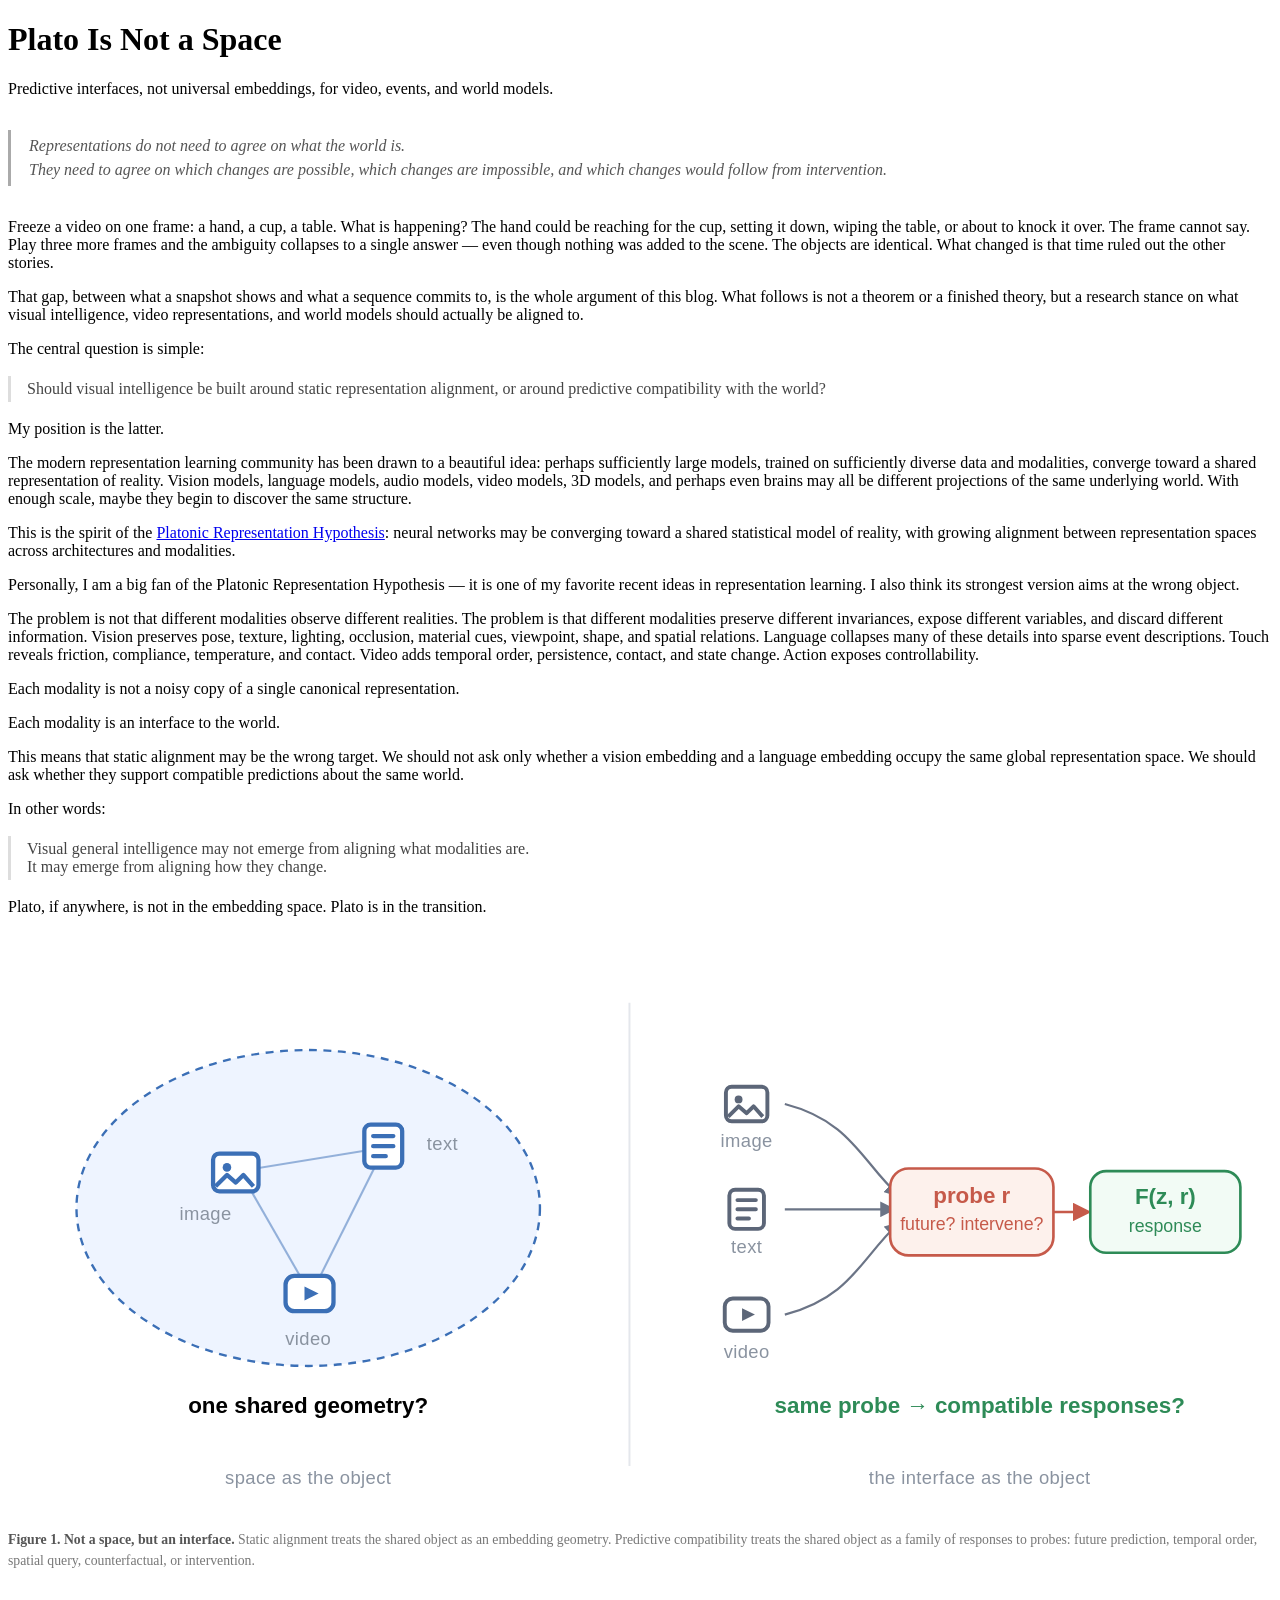
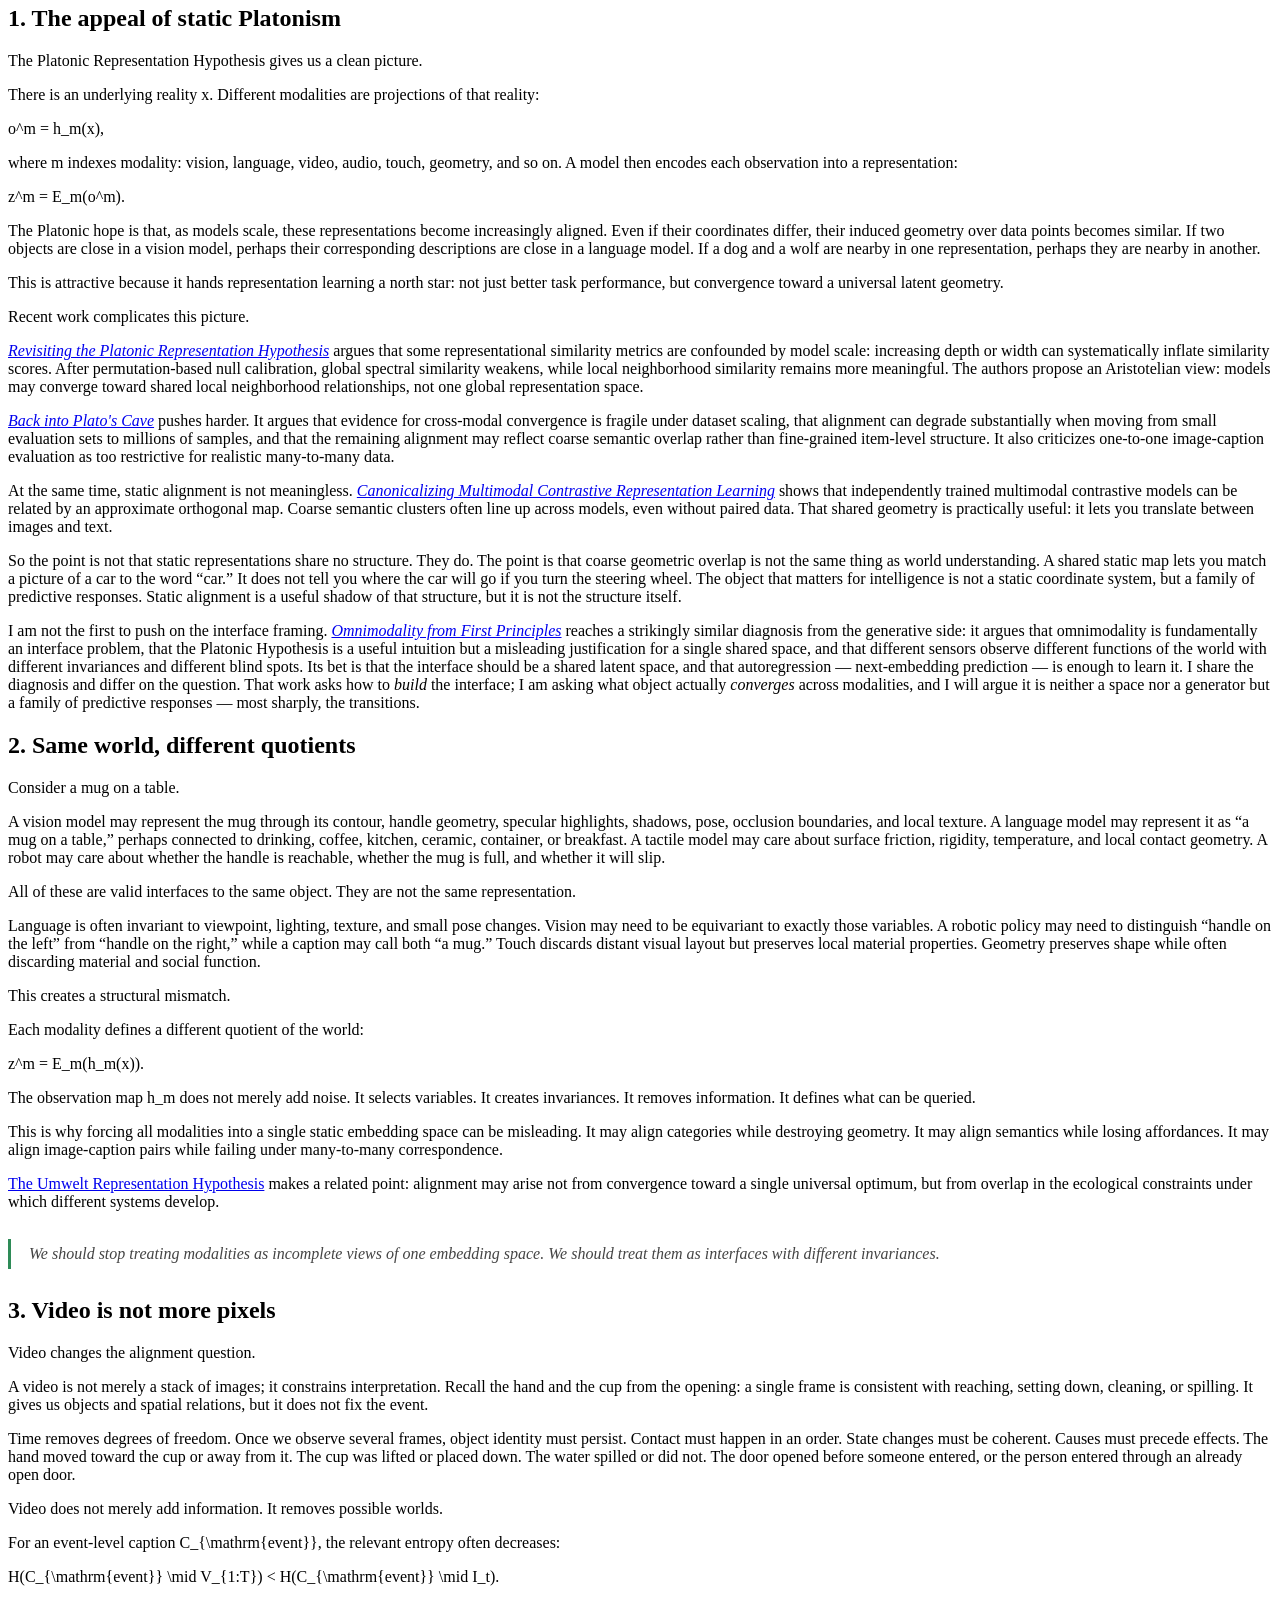
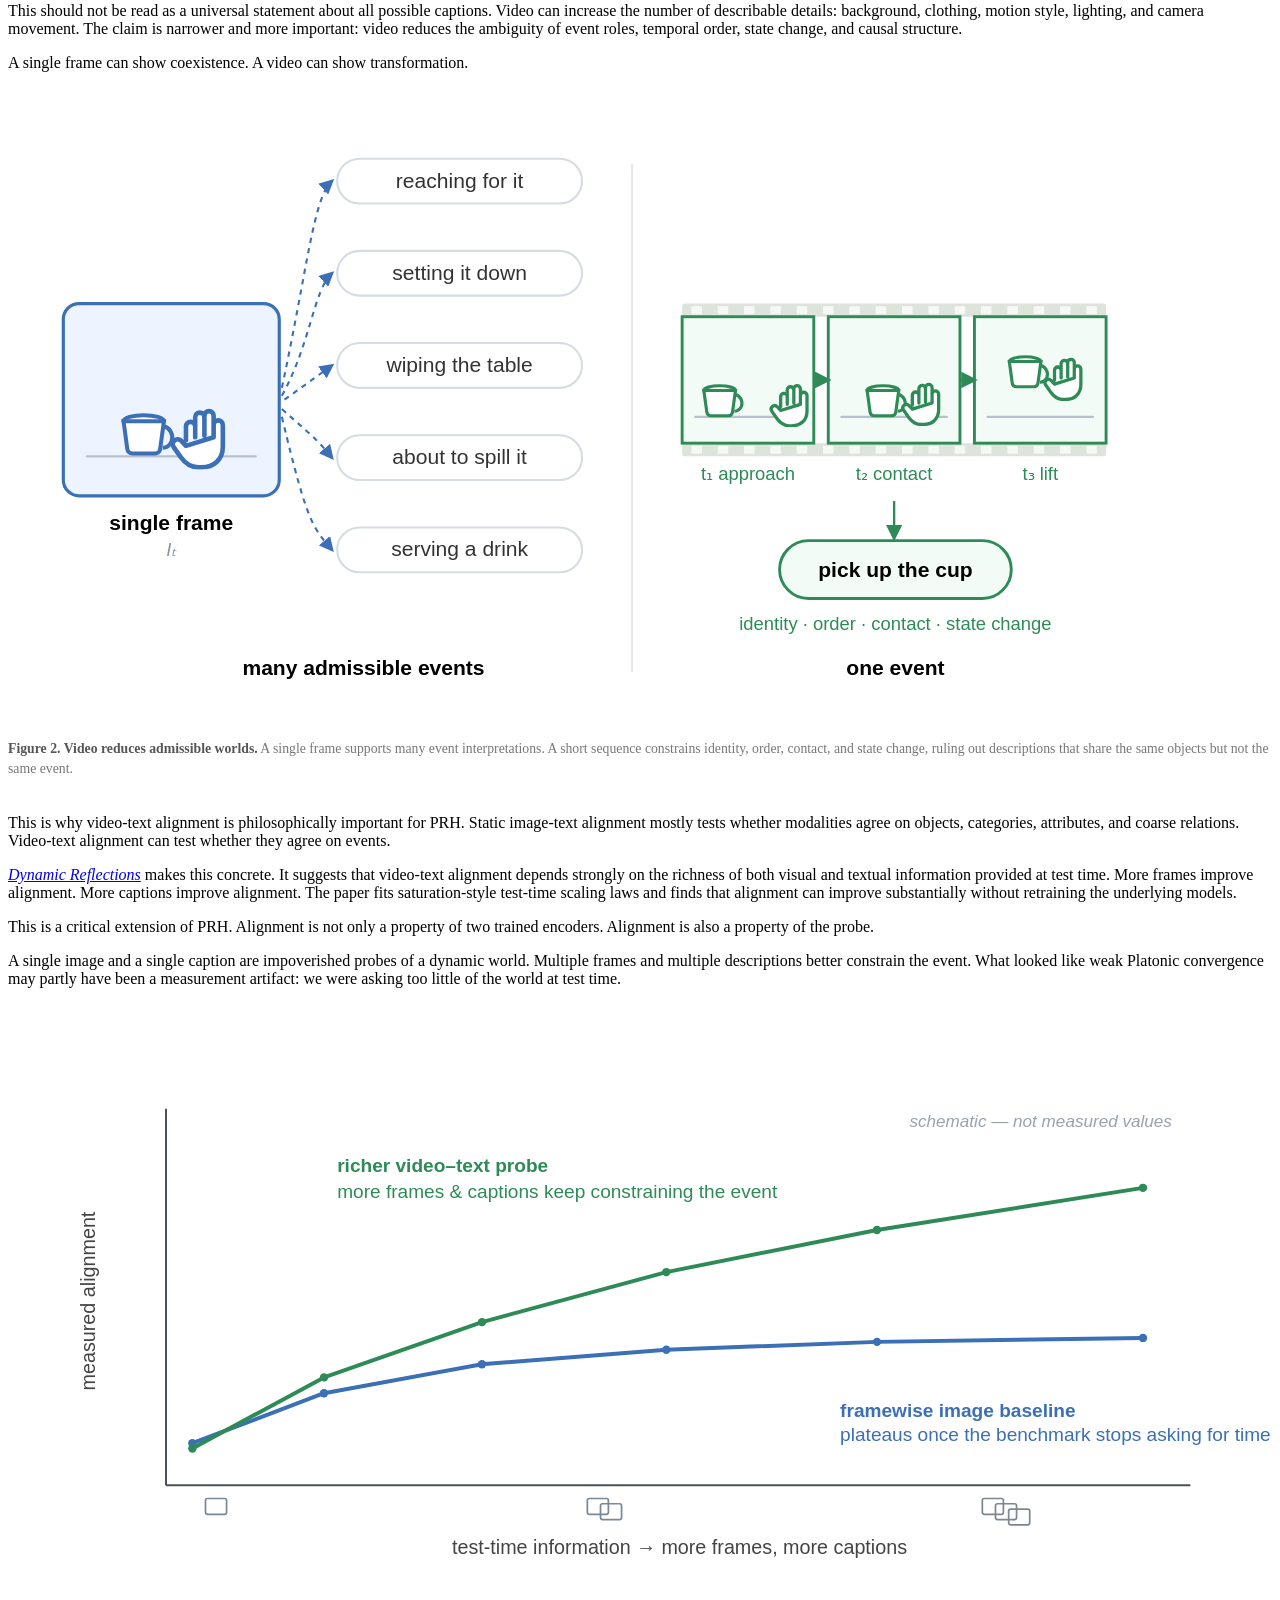
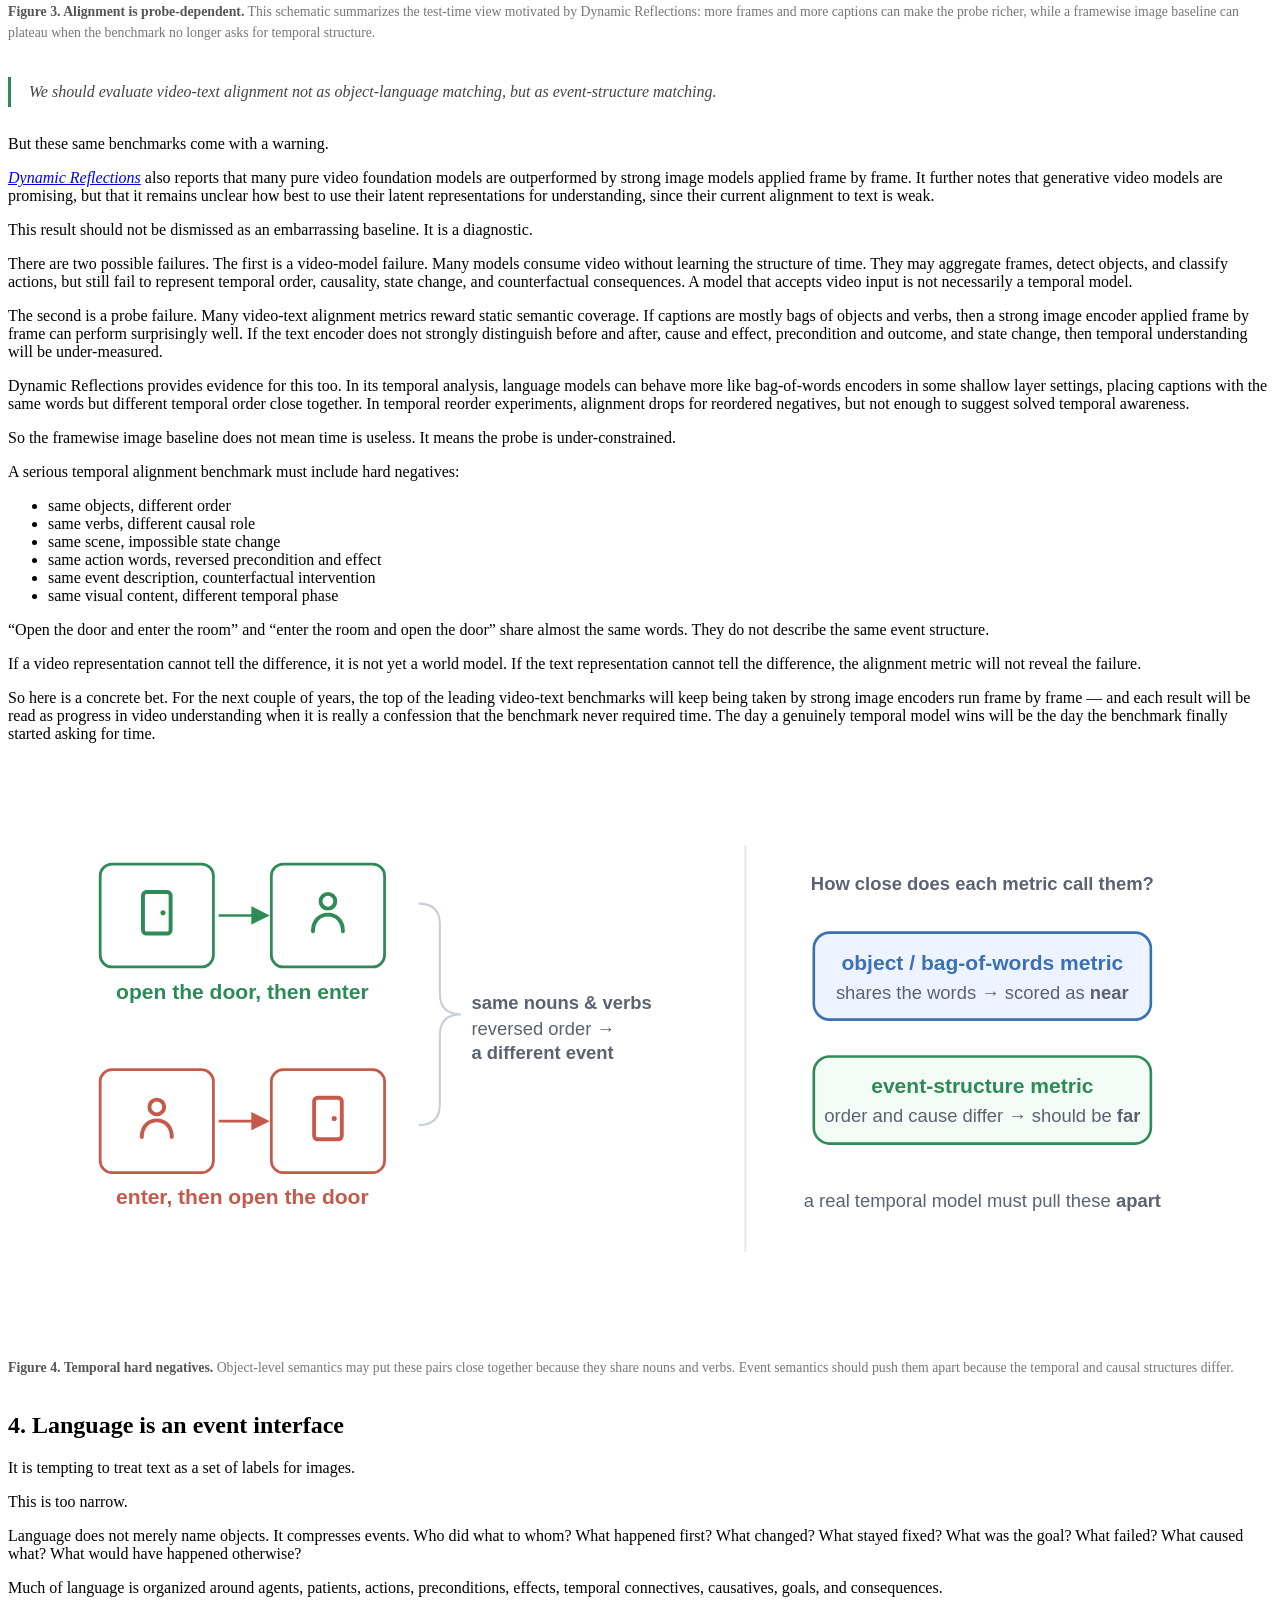
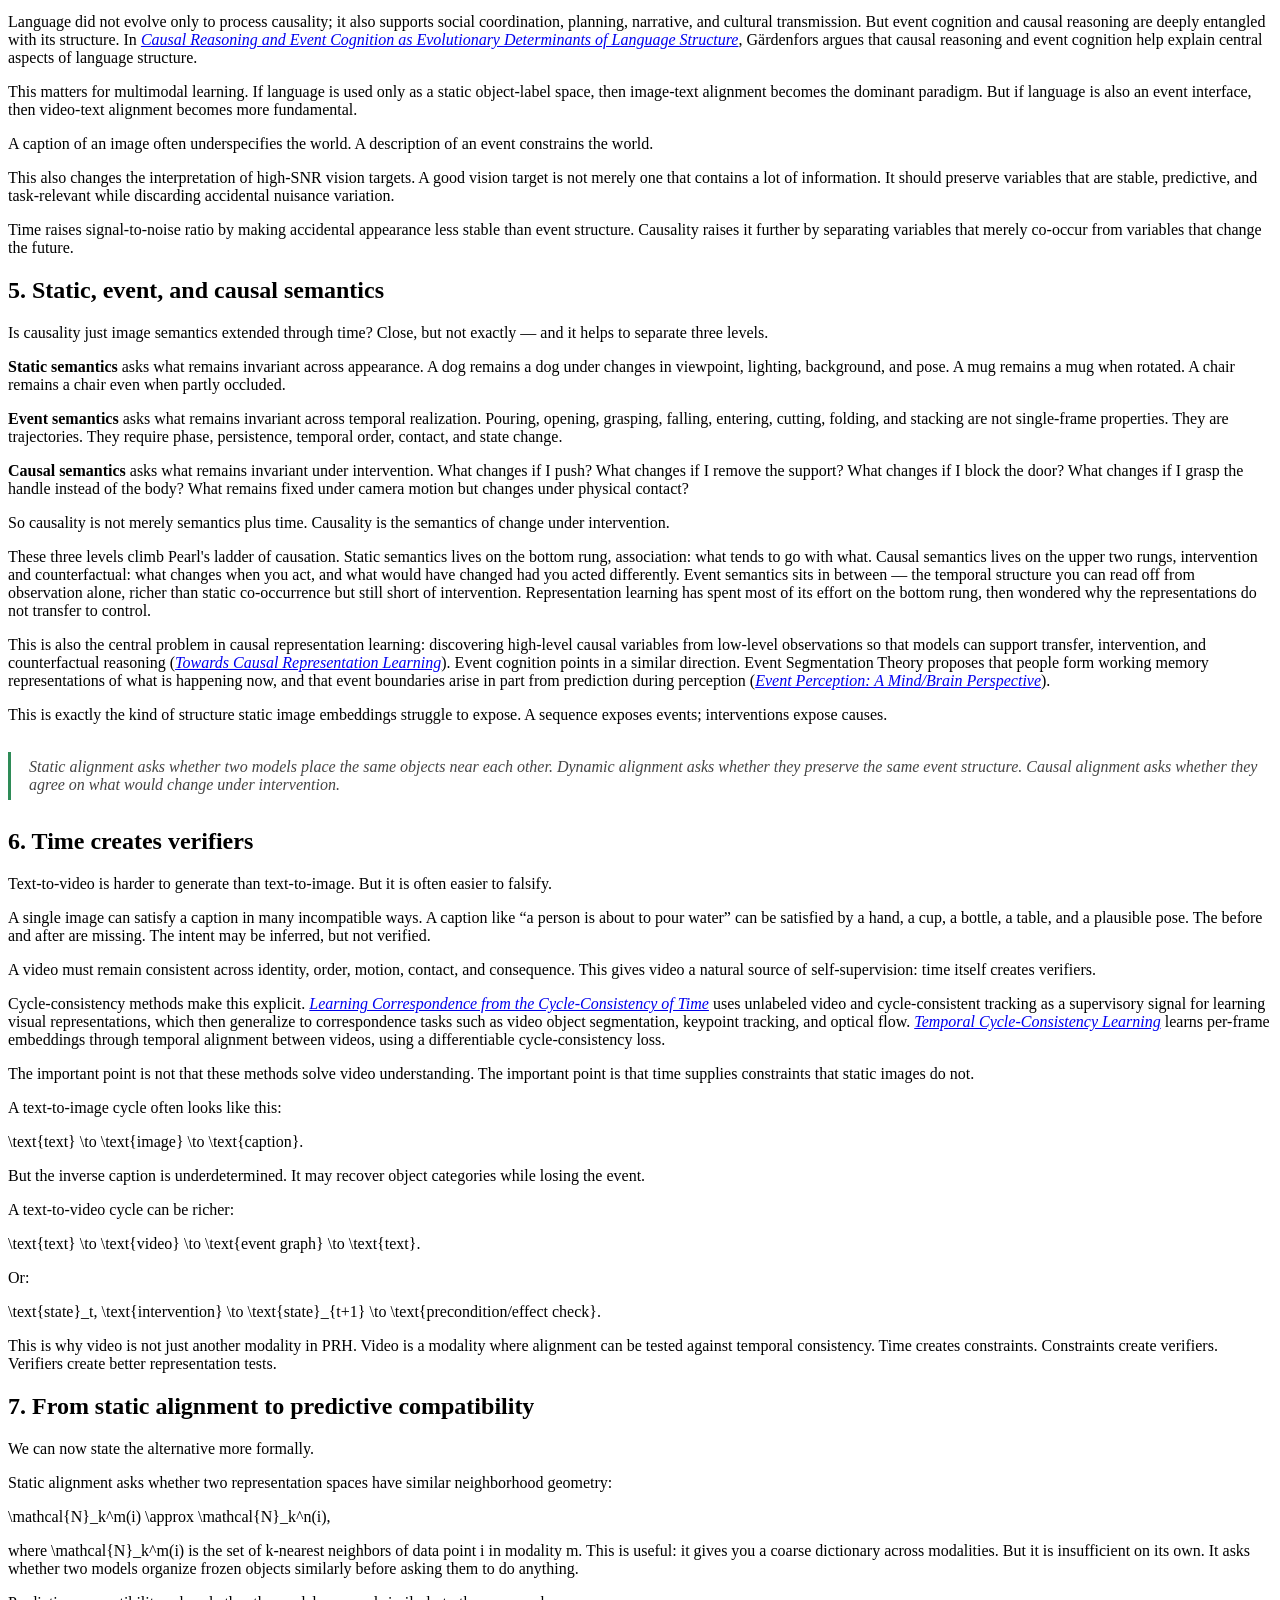
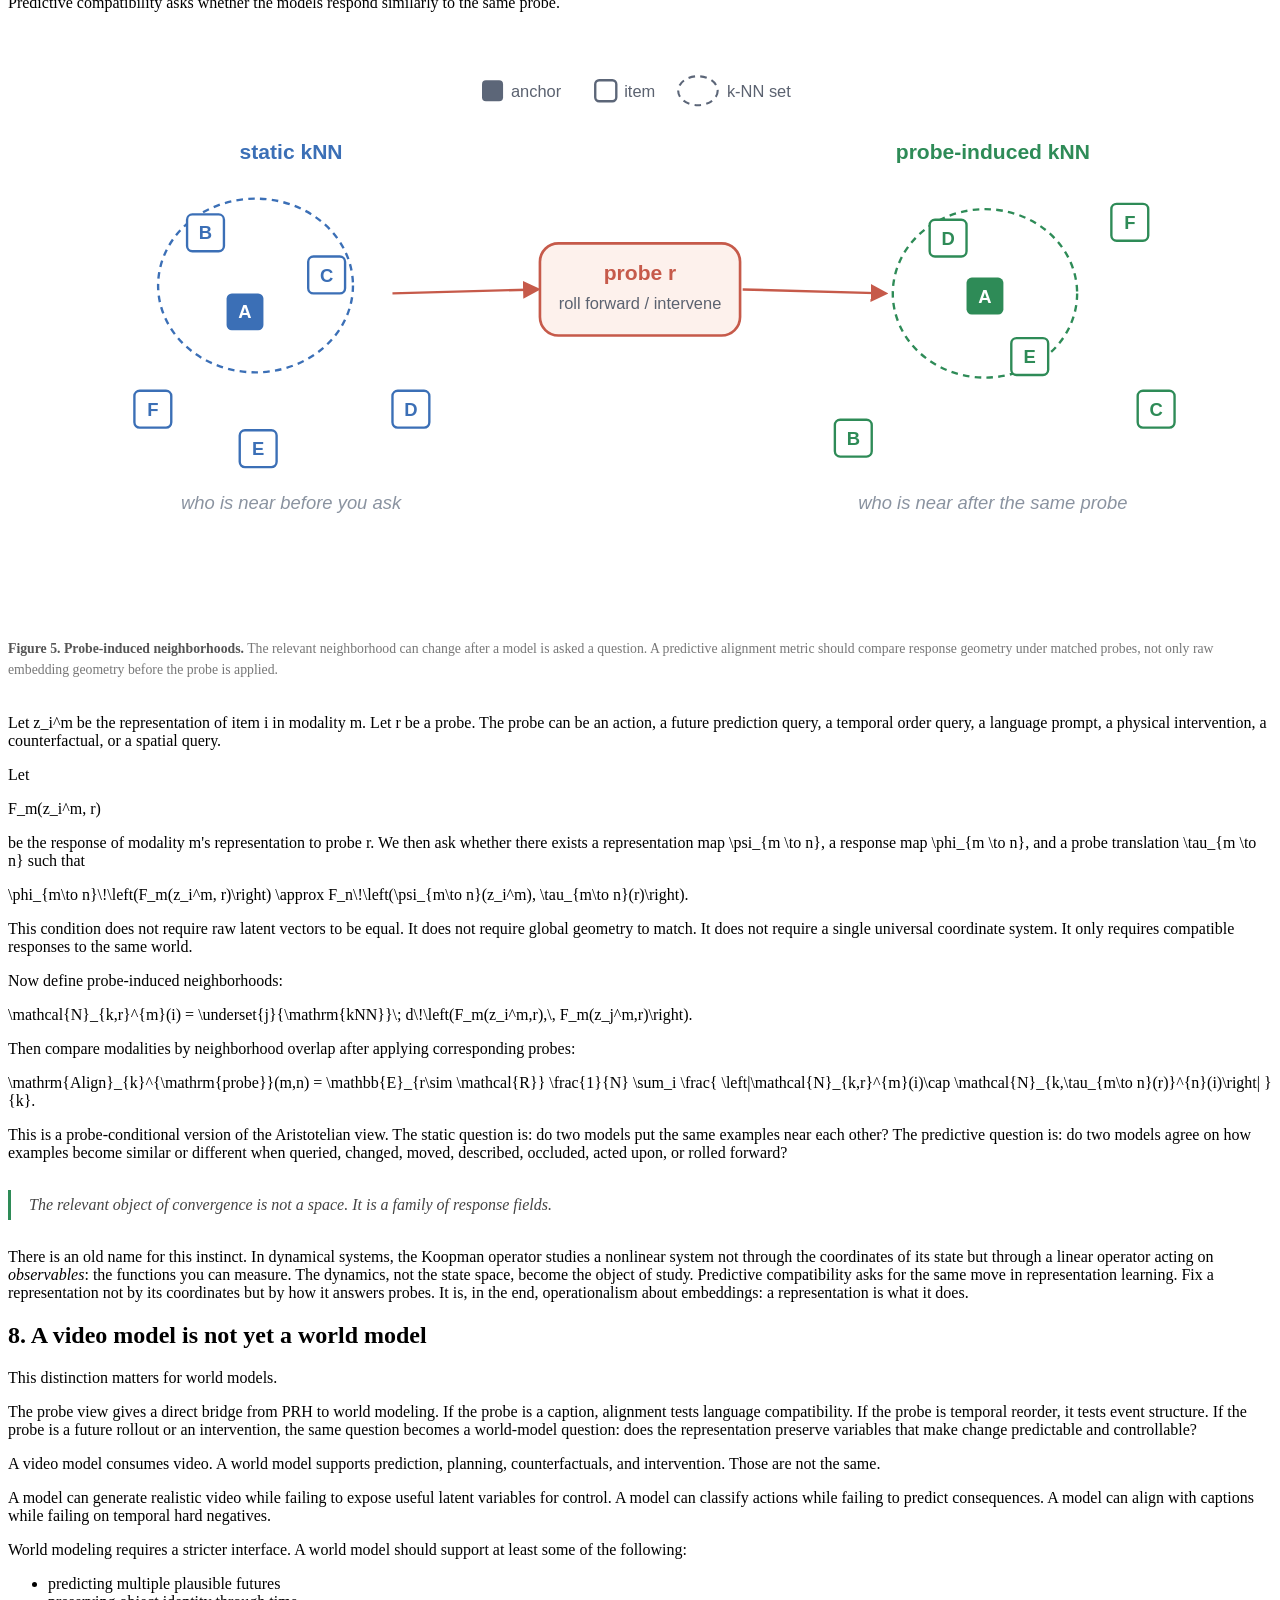
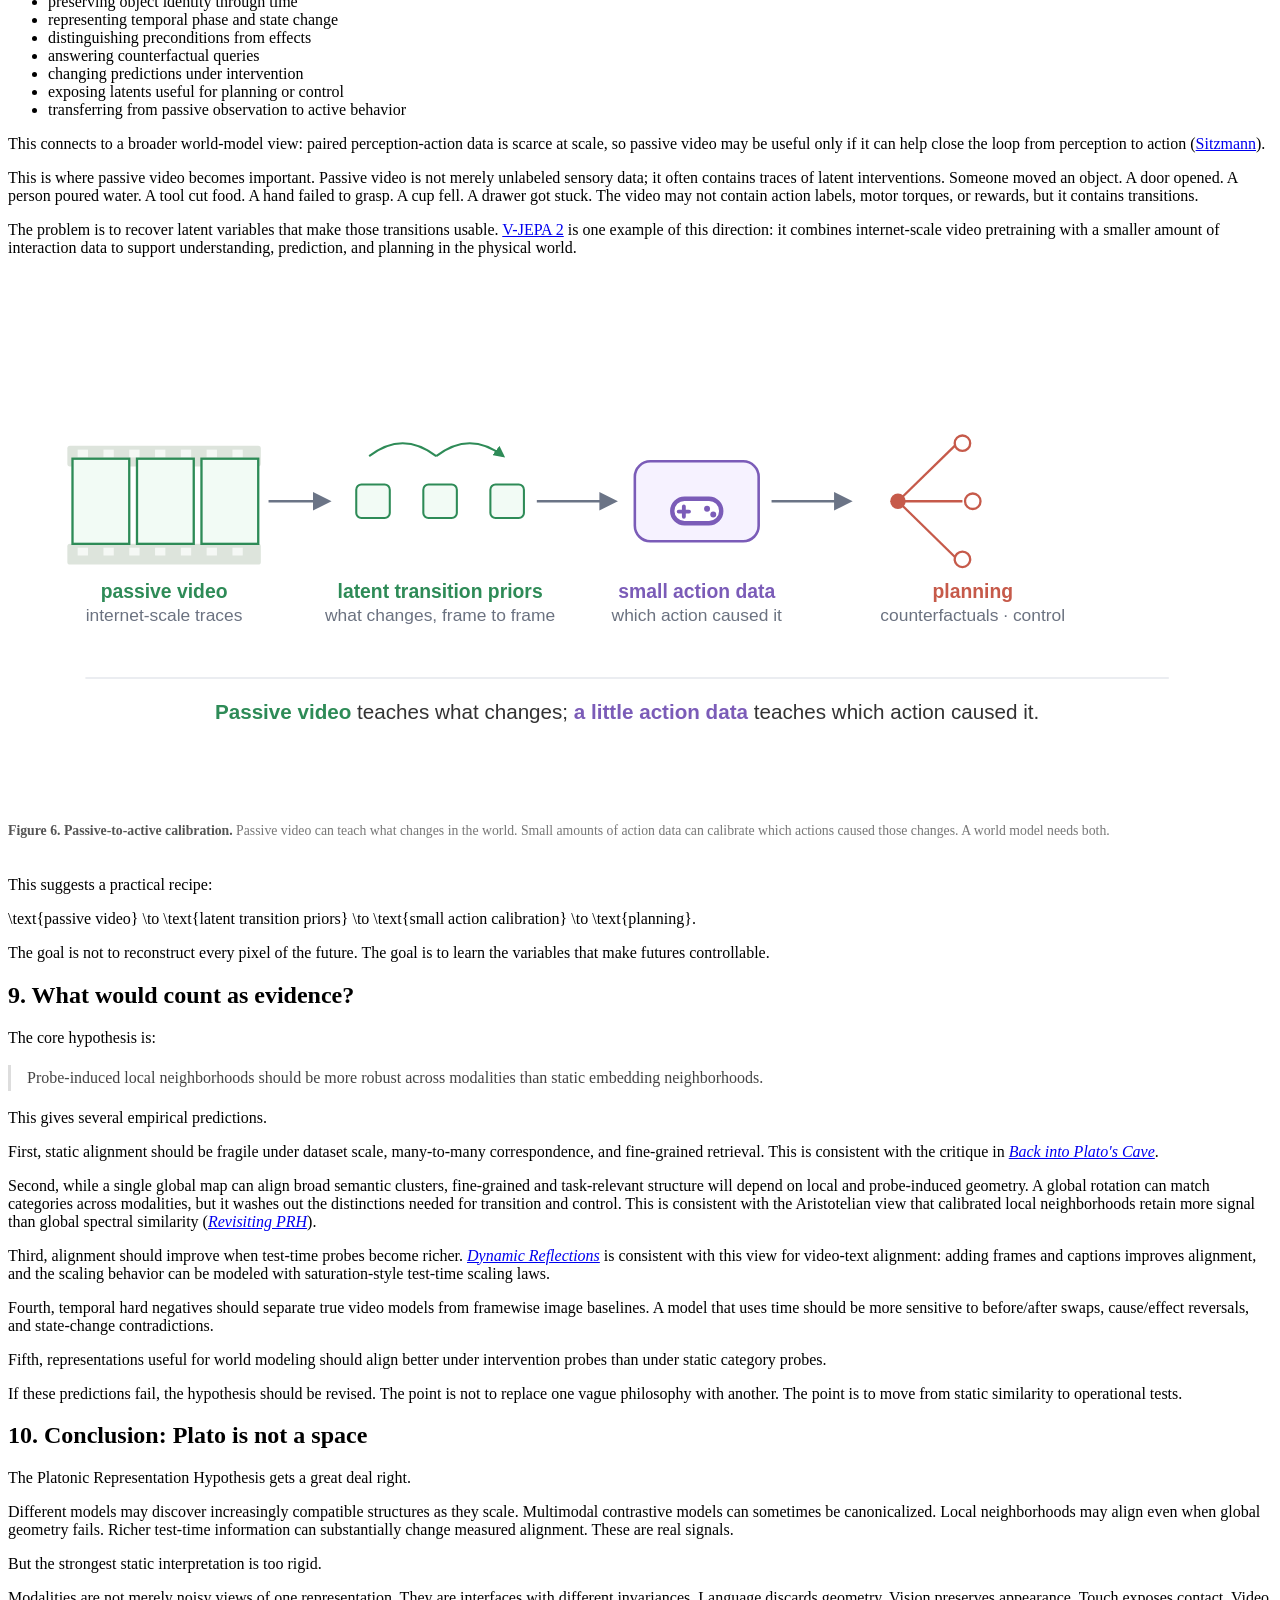
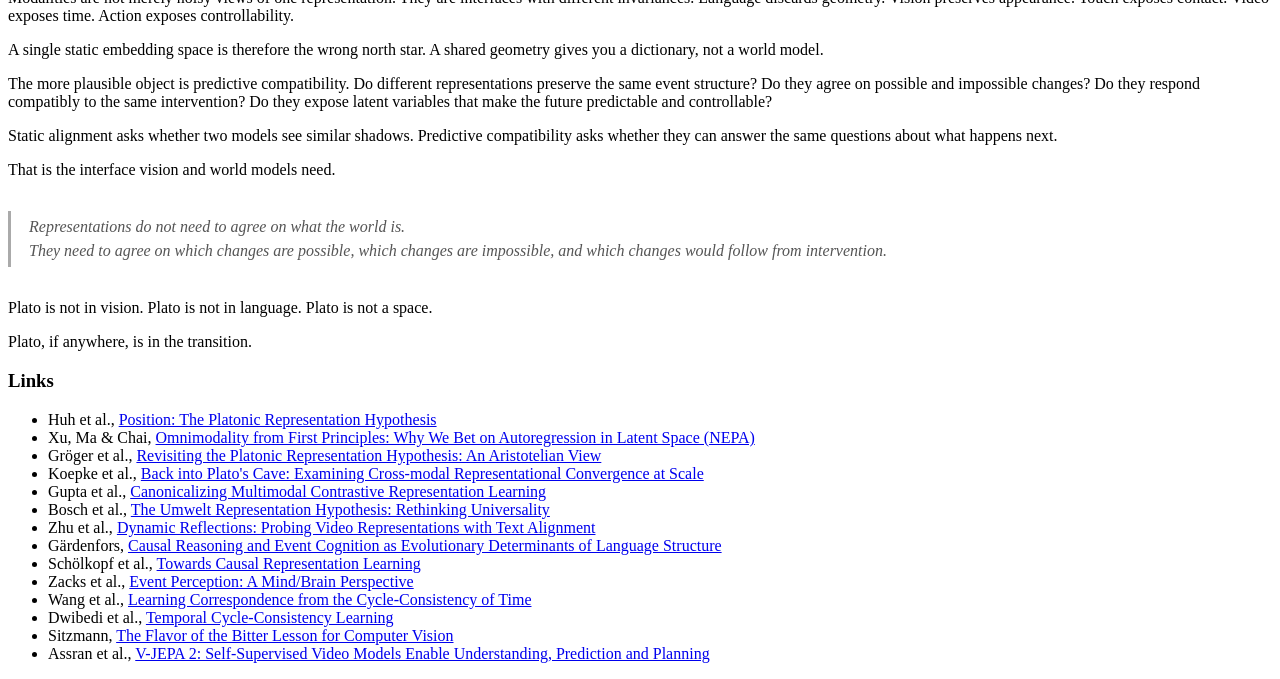
<file: blog/posts/plato-is-not-a-space/index.html>
<!DOCTYPE html>
<meta charset="utf-8">
<script src="https://distill.pub/template.v2.js"></script>

<d-front-matter>
  <script type="text/json">{
    "title": "Plato Is Not a Space",
    "description": "Predictive interfaces, not universal embeddings, for video, events, and world models."
  }</script>
</d-front-matter>

<style>
  d-article .epigraph {
    font-style: italic;
    color: #555;
    border-left: 3px solid #aaa;
    padding: 4px 0 4px 18px;
    margin: 32px 0;
    line-height: 1.5;
  }
  d-article blockquote {
    border-left: 3px solid #ddd;
    color: #444;
    padding: 4px 0 4px 16px;
    margin: 18px 0;
  }
  d-article figure {
    margin: 34px 0;
    text-align: center;
  }
  d-article figure img {
    max-width: 100%;
    height: auto;
  }
  d-article figure figcaption {
    margin-top: 10px;
    font-size: 0.86em;
    line-height: 1.5;
    color: #777;
    text-align: left;
  }
  d-article figure figcaption strong { color: #555; }
  d-article d-math[block] { margin: 18px 0; }
  d-article .shift {
    color: #444;
    border-left: 3px solid #2e8b57;
    padding: 6px 0 6px 18px;
    margin: 28px 0;
    font-style: italic;
  }
</style>

<script>
  function centerDisplayMath() {
    document.querySelectorAll('d-math').forEach(el => {
      if (!el.shadowRoot || el.dataset.mathStyleInjected) return;
      const style = document.createElement('style');
      style.textContent =
        'span.katex-display{text-align:center !important;margin:0.5em 0 !important;padding:8px 0 !important;overflow-x:auto;}' +
        'span.katex-display > .katex{text-align:center !important;}';
      el.shadowRoot.appendChild(style);
      el.dataset.mathStyleInjected = '1';
    });
  }
  document.addEventListener('DOMContentLoaded', centerDisplayMath);
  window.addEventListener('load', centerDisplayMath);
  new MutationObserver(centerDisplayMath).observe(document.documentElement, { childList: true, subtree: true });
</script>

<d-title>
  <h1>Plato Is Not a Space</h1>
  <p>Predictive interfaces, not universal embeddings, for video, events, and world models.</p>
</d-title>

<d-article>

<p class="epigraph">
  Representations do not need to agree on what the world is.<br>
  They need to agree on which changes are possible, which changes are impossible,
  and which changes would follow from intervention.
</p>

<p>
  Freeze a video on one frame: a hand, a cup, a table. What is happening? The
  hand could be reaching for the cup, setting it down, wiping the table, or about
  to knock it over. The frame cannot say. Play three more frames and the
  ambiguity collapses to a single answer &mdash; even though nothing was added to
  the scene. The objects are identical. What changed is that time ruled out the
  other stories.
</p>

<p>
  That gap, between what a snapshot shows and what a sequence commits to, is the
  whole argument of this blog. What follows is not a theorem or a finished
  theory, but a research stance on what visual intelligence, video
  representations, and world models should actually be aligned to.
</p>

<p>The central question is simple:</p>

<blockquote>
  Should visual intelligence be built around static representation alignment, or
  around predictive compatibility with the world?
</blockquote>

<p>My position is the latter.</p>

<p>
  The modern representation learning community has been drawn to a beautiful
  idea: perhaps sufficiently large models, trained on sufficiently diverse data
  and modalities, converge toward a shared representation of reality. Vision
  models, language models, audio models, video models, 3D models, and perhaps
  even brains may all be different projections of the same underlying world.
  With enough scale, maybe they begin to discover the same structure.
</p>

<p>
  This is the spirit of the
  <a href="https://proceedings.mlr.press/v235/huh24a.html">Platonic
  Representation Hypothesis</a>: neural networks may be converging toward a
  shared statistical model of reality, with growing alignment between
  representation spaces across architectures and modalities.
</p>

<p>
  Personally, I am a big fan of the Platonic Representation Hypothesis &mdash; it
  is one of my favorite recent ideas in representation learning. I also think its
  strongest version aims at the wrong object.
</p>

<p>
  The problem is not that different modalities observe different realities. The
  problem is that different modalities preserve different invariances, expose
  different variables, and discard different information. Vision preserves pose,
  texture, lighting, occlusion, material cues, viewpoint, shape, and spatial
  relations. Language collapses many of these details into sparse event
  descriptions. Touch reveals friction, compliance, temperature, and contact.
  Video adds temporal order, persistence, contact, and state change. Action
  exposes controllability.
</p>

<p>
  Each modality is not a noisy copy of a single canonical representation.
</p>

<p>
  Each modality is an interface to the world.
</p>

<p>
  This means that static alignment may be the wrong target. We should not ask
  only whether a vision embedding and a language embedding occupy the same global
  representation space. We should ask whether they support compatible
  predictions about the same world.
</p>

<p>In other words:</p>

<blockquote>
  Visual general intelligence may not emerge from aligning what modalities
  are.<br>
  It may emerge from aligning how they change.
</blockquote>

<p>
  Plato, if anywhere, is not in the embedding space. Plato is in the transition.
</p>

<figure>
  <img src="assets/fig1-space-vs-interface.svg"
       alt="A comparison between static alignment, where image text and video embeddings share one geometry, and predictive compatibility, where a probe maps a state to a response.">
  <figcaption>
    <strong>Figure 1. Not a space, but an interface.</strong> Static alignment
    treats the shared object as an embedding geometry. Predictive compatibility
    treats the shared object as a family of responses to probes: future
    prediction, temporal order, spatial query, counterfactual, or intervention.
  </figcaption>
</figure>

<h2>1. The appeal of static Platonism</h2>

<p>The Platonic Representation Hypothesis gives us a clean picture.</p>

<p>There is an underlying reality <d-math>x</d-math>. Different modalities are projections of that reality:</p>

<d-math block>
  o^m = h_m(x),
</d-math>

<p>
  where <d-math>m</d-math> indexes modality: vision, language, video, audio,
  touch, geometry, and so on. A model then encodes each observation into a
  representation:
</p>

<d-math block>
  z^m = E_m(o^m).
</d-math>

<p>
  The Platonic hope is that, as models scale, these representations become
  increasingly aligned. Even if their coordinates differ, their induced geometry
  over data points becomes similar. If two objects are close in a vision model,
  perhaps their corresponding descriptions are close in a language model. If a
  dog and a wolf are nearby in one representation, perhaps they are nearby in
  another.
</p>

<p>
  This is attractive because it hands representation learning a north star: not
  just better task performance, but convergence toward a universal latent
  geometry.
</p>

<p>Recent work complicates this picture.</p>

<p>
  <a href="https://arxiv.org/abs/2602.14486"><em>Revisiting the Platonic
  Representation Hypothesis</em></a> argues that some
  representational similarity metrics are confounded by model scale: increasing
  depth or width can systematically inflate similarity scores. After
  permutation-based null calibration, global spectral similarity weakens, while
  local neighborhood similarity remains more meaningful. The authors propose an
  Aristotelian view: models may converge toward shared local neighborhood
  relationships, not one global representation space.
</p>

<p>
  <a href="https://arxiv.org/abs/2604.18572"><em>Back into Plato's Cave</em></a>
  pushes harder. It argues that evidence for cross-modal convergence is fragile
  under dataset scaling, that alignment can degrade substantially when moving
  from small evaluation sets to millions of samples, and that the remaining
  alignment may reflect coarse semantic overlap rather than fine-grained
  item-level structure. It also criticizes one-to-one image-caption evaluation as
  too restrictive for realistic many-to-many data.
</p>

<p>
  At the same time, static alignment is not meaningless.
  <a href="https://arxiv.org/abs/2602.17584"><em>Canonicalizing Multimodal
  Contrastive Representation Learning</em></a> shows that independently trained
  multimodal contrastive models can be related by an approximate orthogonal map.
  Coarse semantic clusters often line up across models, even without paired data.
  That shared geometry is practically useful: it lets you translate between images and text.
</p>

<p>
  So the point is not that static representations share no structure. They do.
  The point is that coarse geometric overlap is not the same thing as world understanding.
  A shared static map lets you match a picture of a car to the word &ldquo;car.&rdquo;
  It does not tell you where the car will go if you turn the steering wheel.
  The object that matters for intelligence is not a static coordinate system, but a family of predictive responses.
  Static alignment is a useful shadow of that structure, but it is not the structure itself.
</p>

<p>
  I am not the first to push on the interface framing.
  <a href="https://sihanxu.me/nepa/blog"><em>Omnimodality from First
  Principles</em></a> reaches a strikingly similar diagnosis from the generative
  side: it argues that omnimodality is fundamentally an interface problem, that
  the Platonic Hypothesis is a useful intuition but a misleading justification for
  a single shared space, and that different sensors observe different functions of
  the world with different invariances and different blind spots. Its bet is that
  the interface should be a shared latent space, and that autoregression &mdash;
  next-embedding prediction &mdash; is enough to learn it. I share the diagnosis
  and differ on the question. That work asks how to <em>build</em> the interface;
  I am asking what object actually <em>converges</em> across modalities, and I
  will argue it is neither a space nor a generator but a family of predictive
  responses &mdash; most sharply, the transitions.
</p>

<h2>2. Same world, different quotients</h2>

<p>Consider a mug on a table.</p>

<p>
  A vision model may represent the mug through its contour, handle geometry,
  specular highlights, shadows, pose, occlusion boundaries, and local texture. A
  language model may represent it as &ldquo;a mug on a table,&rdquo; perhaps
  connected to drinking, coffee, kitchen, ceramic, container, or breakfast. A
  tactile model may care about surface friction, rigidity, temperature, and local
  contact geometry. A robot may care about whether the handle is reachable,
  whether the mug is full, and whether it will slip.
</p>

<p>
  All of these are valid interfaces to the same object. They are not the same
  representation.
</p>

<p>
  Language is often invariant to viewpoint, lighting, texture, and small pose
  changes. Vision may need to be equivariant to exactly those variables. A
  robotic policy may need to distinguish &ldquo;handle on the left&rdquo; from
  &ldquo;handle on the right,&rdquo; while a caption may call both &ldquo;a
  mug.&rdquo; Touch discards distant visual layout but preserves local material
  properties. Geometry preserves shape while often discarding material and social
  function.
</p>

<p>This creates a structural mismatch.</p>

<p>Each modality defines a different quotient of the world:</p>

<d-math block>
  z^m = E_m(h_m(x)).
</d-math>

<p>
  The observation map <d-math>h_m</d-math> does not merely add noise. It selects
  variables. It creates invariances. It removes information. It defines what can
  be queried.
</p>

<p>
  This is why forcing all modalities into a single static embedding space can be
  misleading. It may align categories while destroying geometry. It may align
  semantics while losing affordances. It may align image-caption pairs while
  failing under many-to-many correspondence.
</p>

<p>
  <a href="https://arxiv.org/abs/2604.17960">The Umwelt Representation
  Hypothesis</a> makes a related point: alignment may arise not from convergence
  toward a single universal optimum, but from overlap in the ecological
  constraints under which different systems develop.
</p>

<p class="shift">
  We should stop treating modalities as incomplete views of one embedding space.
  We should treat them as interfaces with different invariances.
</p>

<h2>3. Video is not more pixels</h2>

<p>Video changes the alignment question.</p>

<p>
  A video is not merely a stack of images; it constrains interpretation. Recall
  the hand and the cup from the opening: a single frame is consistent with
  reaching, setting down, cleaning, or spilling. It gives us objects and spatial
  relations, but it does not fix the event.
</p>

<p>
  Time removes degrees of freedom. Once we observe several frames, object
  identity must persist. Contact must happen in an order. State changes must be
  coherent. Causes must precede effects. The hand moved toward the cup or away
  from it. The cup was lifted or placed down. The water spilled or did not. The
  door opened before someone entered, or the person entered through an already
  open door.
</p>

<p>
  Video does not merely add information. It removes possible worlds.
</p>

<p>
  For an event-level caption <d-math>C_{\mathrm{event}}</d-math>, the relevant
  entropy often decreases:
</p>

<d-math block>
  H(C_{\mathrm{event}} \mid V_{1:T}) < H(C_{\mathrm{event}} \mid I_t).
</d-math>

<p>
  This should not be read as a universal statement about all possible captions.
  Video can increase the number of describable details: background, clothing,
  motion style, lighting, and camera movement. The claim is narrower and more
  important: video reduces the ambiguity of event roles, temporal order, state
  change, and causal structure.
</p>

<p>
  A single frame can show coexistence. A video can show transformation.
</p>

<figure>
  <img src="assets/fig2-video-admissible-worlds.svg"
       alt="A single frame of a hand near a cup branches into many possible event interpretations, while a three-frame sequence resolves to picking up the cup.">
  <figcaption>
    <strong>Figure 2. Video reduces admissible worlds.</strong> A single frame
    supports many event interpretations. A short sequence constrains identity,
    order, contact, and state change, ruling out descriptions that share the same
    objects but not the same event.
  </figcaption>
</figure>

<p>
  This is why video-text alignment is philosophically important for PRH. Static
  image-text alignment mostly tests whether modalities agree on objects,
  categories, attributes, and coarse relations. Video-text alignment can test
  whether they agree on events.
</p>

<p>
  <a href="https://arxiv.org/abs/2511.02767"><em>Dynamic Reflections</em></a>
  makes this concrete. It suggests that video-text alignment depends strongly on
  the richness of both visual and textual information provided at test time. More
  frames improve alignment. More captions improve alignment. The paper fits
  saturation-style test-time scaling laws and finds that alignment can improve
  substantially without retraining the underlying models.
</p>

<p>
  This is a critical extension of PRH. Alignment is not only a property of two
  trained encoders. Alignment is also a property of the probe.
</p>

<p>
  A single image and a single caption are impoverished probes of a dynamic world.
  Multiple frames and multiple descriptions better constrain the event. What
  looked like weak Platonic convergence may partly have been a measurement
  artifact: we were asking too little of the world at test time.
</p>

<figure>
  <img src="assets/fig3-probe-richness.svg"
       alt="A schematic saturation curve showing richer video-text probes improving measured alignment more than a framewise image baseline.">
  <figcaption>
    <strong>Figure 3. Alignment is probe-dependent.</strong> This schematic
    summarizes the test-time view motivated by Dynamic Reflections: more frames
    and more captions can make the probe richer, while a framewise image baseline
    can plateau when the benchmark no longer asks for temporal structure.
  </figcaption>
</figure>

<p class="shift">
  We should evaluate video-text alignment not as object-language matching, but
  as event-structure matching.
</p>

<p>
  But these same benchmarks come with a warning.
</p>

<p>
  <a href="https://arxiv.org/abs/2511.02767"><em>Dynamic Reflections</em></a>
  also reports that many pure video foundation models are outperformed by strong
  image models applied frame by frame. It further notes that generative video
  models are promising, but that it remains unclear how best to use their latent
  representations for understanding, since their current alignment to text is
  weak.
</p>

<p>
  This result should not be dismissed as an embarrassing baseline. It is a
  diagnostic.
</p>

<p>
  There are two possible failures. The first is a video-model failure. Many
  models consume video without learning the structure of time. They may aggregate
  frames, detect objects, and classify actions, but still fail to represent
  temporal order, causality, state change, and counterfactual consequences. A
  model that accepts video input is not necessarily a temporal model.
</p>

<p>
  The second is a probe failure. Many video-text alignment metrics reward static
  semantic coverage. If captions are mostly bags of objects and verbs, then a
  strong image encoder applied frame by frame can perform surprisingly well. If
  the text encoder does not strongly distinguish before and after, cause and
  effect, precondition and outcome, and state change, then temporal understanding
  will be under-measured.
</p>

<p>
  Dynamic Reflections provides evidence for this too. In its temporal analysis,
  language models can behave more like bag-of-words encoders in some shallow
  layer settings, placing captions with the same words but different temporal
  order close together. In temporal reorder experiments, alignment drops for
  reordered negatives, but not enough to suggest solved temporal awareness.
</p>

<p>
  So the framewise image baseline does not mean time is useless. It means the
  probe is under-constrained.
</p>

<p>A serious temporal alignment benchmark must include hard negatives:</p>

<ul>
  <li>same objects, different order</li>
  <li>same verbs, different causal role</li>
  <li>same scene, impossible state change</li>
  <li>same action words, reversed precondition and effect</li>
  <li>same event description, counterfactual intervention</li>
  <li>same visual content, different temporal phase</li>
</ul>

<p>
  &ldquo;Open the door and enter the room&rdquo; and &ldquo;enter the room
  and open the door&rdquo; share almost the same words. They do not describe the
  same event structure.
</p>

<p>
  If a video representation cannot tell the difference, it is not yet a world
  model. If the text representation cannot tell the difference, the alignment
  metric will not reveal the failure.
</p>

<p>
  So here is a concrete bet. For the next couple of years, the top of the leading
  video-text benchmarks will keep being taken by strong image encoders run frame
  by frame &mdash; and each result will be read as progress in video
  understanding when it is really a confession that the benchmark never required
  time. The day a genuinely temporal model wins will be the day the benchmark
  finally started asking for time.
</p>

<figure>
  <img src="assets/fig4-temporal-hard-negatives.svg"
       alt="Examples of temporal hard negatives that preserve objects and verbs but reverse event structure.">
  <figcaption>
    <strong>Figure 4. Temporal hard negatives.</strong> Object-level semantics
    may put these pairs close together because they share nouns and verbs. Event
    semantics should push them apart because the temporal and causal structures
    differ.
  </figcaption>
</figure>

<h2>4. Language is an event interface</h2>

<p>It is tempting to treat text as a set of labels for images.</p>

<p>This is too narrow.</p>

<p>
  Language does not merely name objects. It compresses events. Who did what to
  whom? What happened first? What changed? What stayed fixed? What was the goal?
  What failed? What caused what? What would have happened otherwise?
</p>

<p>
  Much of language is organized around agents, patients, actions, preconditions,
  effects, temporal connectives, causatives, goals, and consequences.
</p>

<p>
  Language did not evolve only to process causality; it also supports social
  coordination, planning, narrative, and cultural transmission. But event
  cognition and causal reasoning are deeply entangled with its structure. In
  <a href="https://pubmed.ncbi.nlm.nih.gov/34209081/"><em>Causal Reasoning and
  Event Cognition as Evolutionary Determinants of Language Structure</em></a>,
  G&auml;rdenfors argues that causal reasoning and event cognition help explain
  central aspects of language structure.
</p>

<p>
  This matters for multimodal learning. If language is used only as a static
  object-label space, then image-text alignment becomes the dominant paradigm.
  But if language is also an event interface, then video-text alignment becomes
  more fundamental.
</p>

<p>
  A caption of an image often underspecifies the world. A description of an
  event constrains the world.
</p>

<p>
  This also changes the interpretation of high-SNR vision targets. A good vision
  target is not merely one that contains a lot of information. It should preserve
  variables that are stable, predictive, and task-relevant while discarding
  accidental nuisance variation.
</p>

<p>
  Time raises signal-to-noise ratio by making accidental appearance less stable
  than event structure. Causality raises it further by separating variables that
  merely co-occur from variables that change the future.
</p>

<h2>5. Static, event, and causal semantics</h2>

<p>
  Is causality just image semantics extended through time? Close, but not
  exactly &mdash; and it helps to separate three levels.
</p>

<p>
  <strong>Static semantics</strong> asks what remains invariant across
  appearance. A dog remains a dog under changes in viewpoint, lighting,
  background, and pose. A mug remains a mug when rotated. A chair remains a chair
  even when partly occluded.
</p>

<p>
  <strong>Event semantics</strong> asks what remains invariant across temporal
  realization. Pouring, opening, grasping, falling, entering, cutting, folding,
  and stacking are not single-frame properties. They are trajectories. They
  require phase, persistence, temporal order, contact, and state change.
</p>

<p>
  <strong>Causal semantics</strong> asks what remains invariant under
  intervention. What changes if I push? What changes if I remove the support?
  What changes if I block the door? What changes if I grasp the handle instead
  of the body? What remains fixed under camera motion but changes under physical
  contact?
</p>

<p>
  So causality is not merely semantics plus time. Causality is the semantics of
  change under intervention.
</p>

<p>
  These three levels climb Pearl's ladder of causation. Static semantics lives on
  the bottom rung, association: what tends to go with what. Causal semantics lives
  on the upper two rungs, intervention and counterfactual: what changes when you
  act, and what would have changed had you acted differently. Event semantics sits
  in between &mdash; the temporal structure you can read off from observation
  alone, richer than static co-occurrence but still short of intervention.
  Representation learning has spent most of its effort on the bottom rung, then
  wondered why the representations do not transfer to control.
</p>

<p>
  This is also the central problem in causal representation learning:
  discovering high-level causal variables from low-level observations so that
  models can support transfer, intervention, and counterfactual reasoning
  (<a href="https://arxiv.org/abs/2102.11107"><em>Towards Causal Representation
  Learning</em></a>). Event cognition points in a similar direction. Event
  Segmentation Theory proposes that people form working memory representations
  of what is happening now, and that event boundaries arise in part from
  prediction during perception
  (<a href="https://pubmed.ncbi.nlm.nih.gov/17338600/"><em>Event Perception: A
  Mind/Brain Perspective</em></a>).
</p>

<p>
  This is exactly the kind of structure static image embeddings struggle to
  expose. A sequence exposes events; interventions expose causes.
</p>

<p class="shift">
  Static alignment asks whether two models place the same objects near each
  other. Dynamic alignment asks whether they preserve the same event structure.
  Causal alignment asks whether they agree on what would change under
  intervention.
</p>

<h2>6. Time creates verifiers</h2>

<p>Text-to-video is harder to generate than text-to-image. But it is often easier to falsify.</p>

<p>
  A single image can satisfy a caption in many incompatible ways. A caption like
  &ldquo;a person is about to pour water&rdquo; can be satisfied by a hand, a
  cup, a bottle, a table, and a plausible pose. The before and after are missing.
  The intent may be inferred, but not verified.
</p>

<p>
  A video must remain consistent across identity, order, motion, contact, and
  consequence. This gives video a natural source of self-supervision: time itself
  creates verifiers.
</p>

<p>
  Cycle-consistency methods make this explicit.
  <a href="https://arxiv.org/abs/1903.07593"><em>Learning Correspondence from
  the Cycle-Consistency of Time</em></a> uses unlabeled video and
  cycle-consistent tracking as a supervisory signal for learning visual
  representations, which then generalize to correspondence tasks such as video
  object segmentation, keypoint tracking, and optical flow.
  <a href="https://arxiv.org/abs/1904.07846"><em>Temporal Cycle-Consistency
  Learning</em></a> learns per-frame embeddings through temporal alignment
  between videos, using a differentiable cycle-consistency loss.
</p>

<p>
  The important point is not that these methods solve video understanding. The
  important point is that time supplies constraints that static images do not.
</p>

<p>A text-to-image cycle often looks like this:</p>

<d-math block>
  \text{text} \to \text{image} \to \text{caption}.
</d-math>

<p>
  But the inverse caption is underdetermined. It may recover object categories
  while losing the event.
</p>

<p>A text-to-video cycle can be richer:</p>

<d-math block>
  \text{text} \to \text{video} \to \text{event graph} \to \text{text}.
</d-math>

<p>Or:</p>

<d-math block>
  \text{state}_t, \text{intervention}
  \to
  \text{state}_{t+1}
  \to
  \text{precondition/effect check}.
</d-math>

<p>
  This is why video is not just another modality in PRH. Video is a modality
  where alignment can be tested against temporal consistency. Time creates
  constraints. Constraints create verifiers. Verifiers create better
  representation tests.
</p>

<h2>7. From static alignment to predictive compatibility</h2>

<p>We can now state the alternative more formally.</p>

<p>Static alignment asks whether two representation spaces have similar neighborhood geometry:</p>

<d-math block>
  \mathcal{N}_k^m(i) \approx \mathcal{N}_k^n(i),
</d-math>

<p>
  where <d-math>\mathcal{N}_k^m(i)</d-math> is the set of
  <d-math>k</d-math>-nearest neighbors of data point <d-math>i</d-math> in
  modality <d-math>m</d-math>. This is useful: it gives you a coarse dictionary across modalities. But it is insufficient on its own. It asks whether two models organize frozen objects similarly before asking them to do anything.
</p>

<p>
  Predictive compatibility asks whether the models respond similarly to the same
  probe.
</p>

<figure>
  <img src="assets/fig5-probe-induced-neighborhoods.svg"
       alt="Static nearest neighbors differ from probe-induced nearest neighbors after applying a future or intervention query.">
  <figcaption>
    <strong>Figure 5. Probe-induced neighborhoods.</strong> The relevant
    neighborhood can change after a model is asked a question. A predictive
    alignment metric should compare response geometry under matched probes, not
    only raw embedding geometry before the probe is applied.
  </figcaption>
</figure>

<p>
  Let <d-math>z_i^m</d-math> be the representation of item <d-math>i</d-math> in
  modality <d-math>m</d-math>. Let <d-math>r</d-math> be a probe. The probe can
  be an action, a future prediction query, a temporal order query, a language
  prompt, a physical intervention, a counterfactual, or a spatial query.
</p>

<p>Let</p>

<d-math block>
  F_m(z_i^m, r)
</d-math>

<p>
  be the response of modality <d-math>m</d-math>'s representation to probe
  <d-math>r</d-math>. We then ask whether there exists a representation map
  <d-math>\psi_{m \to n}</d-math>, a response map <d-math>\phi_{m \to n}</d-math>,
  and a probe translation <d-math>\tau_{m \to n}</d-math> such that
</p>

<d-math block>
  \phi_{m\to n}\!\left(F_m(z_i^m, r)\right)
  \approx
  F_n\!\left(\psi_{m\to n}(z_i^m), \tau_{m\to n}(r)\right).
</d-math>

<p>
  This condition does not require raw latent vectors to be equal. It does not
  require global geometry to match. It does not require a single universal
  coordinate system. It only requires compatible responses to the same world.
</p>

<p>Now define probe-induced neighborhoods:</p>

<d-math block>
  \mathcal{N}_{k,r}^{m}(i)
  =
  \underset{j}{\mathrm{kNN}}\;
  d\!\left(F_m(z_i^m,r),\, F_m(z_j^m,r)\right).
</d-math>

<p>Then compare modalities by neighborhood overlap after applying corresponding probes:</p>

<d-math block>
  \mathrm{Align}_{k}^{\mathrm{probe}}(m,n)
  =
  \mathbb{E}_{r\sim \mathcal{R}}
  \frac{1}{N}
  \sum_i
  \frac{
    \left|\mathcal{N}_{k,r}^{m}(i)\cap \mathcal{N}_{k,\tau_{m\to n}(r)}^{n}(i)\right|
  }{k}.
</d-math>

<p>
  This is a probe-conditional version of the Aristotelian view. The static
  question is: do two models put the same examples near each other? The
  predictive question is: do two models agree on how examples become similar or
  different when queried, changed, moved, described, occluded, acted upon, or
  rolled forward?
</p>

<p class="shift">
  The relevant object of convergence is not a space. It is a family of response
  fields.
</p>

<p>
  There is an old name for this instinct. In dynamical systems, the Koopman
  operator studies a nonlinear system not through the coordinates of its state
  but through a linear operator acting on <em>observables</em>: the functions you
  can measure. The dynamics, not the state space, become the object of study.
  Predictive compatibility asks for the same move in representation learning. Fix
  a representation not by its coordinates but by how it answers probes. It is, in
  the end, operationalism about embeddings: a representation is what it does.
</p>

<h2>8. A video model is not yet a world model</h2>

<p>This distinction matters for world models.</p>

<p>
  The probe view gives a direct bridge from PRH to world modeling. If the probe
  is a caption, alignment tests language compatibility. If the probe is temporal
  reorder, it tests event structure. If the probe is a future rollout or an
  intervention, the same question becomes a world-model question: does the
  representation preserve variables that make change predictable and
  controllable?
</p>

<p>
  A video model consumes video. A world model supports prediction, planning,
  counterfactuals, and intervention. Those are not the same.
</p>

<p>
  A model can generate realistic video while failing to expose useful latent
  variables for control. A model can classify actions while failing to predict
  consequences. A model can align with captions while failing on temporal hard
  negatives.
</p>

<p>World modeling requires a stricter interface. A world model should support at least some of the following:</p>

<ul>
  <li>predicting multiple plausible futures</li>
  <li>preserving object identity through time</li>
  <li>representing temporal phase and state change</li>
  <li>distinguishing preconditions from effects</li>
  <li>answering counterfactual queries</li>
  <li>changing predictions under intervention</li>
  <li>exposing latents useful for planning or control</li>
  <li>transferring from passive observation to active behavior</li>
</ul>

<p>
  This connects to a broader world-model view: paired perception-action data is
  scarce at scale, so passive video may be useful only if it can help close the
  loop from perception to action
  (<a href="https://www.vincentsitzmann.com/blog/bitter_lesson_of_cv/">Sitzmann</a>).
</p>

<p>
  This is where passive video becomes important. Passive video is not merely
  unlabeled sensory data; it often contains traces of latent interventions.
  Someone moved an object. A door opened. A person poured water. A tool cut
  food. A hand failed to grasp. A cup fell. A drawer got stuck. The video may
  not contain action labels, motor torques, or rewards, but it contains
  transitions.
</p>

<p>
  The problem is to recover latent variables that make those transitions usable.
  <a href="https://arxiv.org/abs/2506.09985">V-JEPA 2</a> is one example of this direction: it combines internet-scale video
  pretraining with a smaller amount of interaction data to support understanding,
  prediction, and planning in the physical world.
</p>

<figure>
  <img src="assets/fig6-passive-to-active-world-model.svg"
       alt="A pipeline from passive video traces to latent transition priors, small action calibration, and planning or counterfactual control.">
  <figcaption>
    <strong>Figure 6. Passive-to-active calibration.</strong> Passive video can
    teach what changes in the world. Small amounts of action data can calibrate
    which actions caused those changes. A world model needs both.
  </figcaption>
</figure>

<p>This suggests a practical recipe:</p>

<d-math block>
  \text{passive video}
  \to
  \text{latent transition priors}
  \to
  \text{small action calibration}
  \to
  \text{planning}.
</d-math>

<p>
  The goal is not to reconstruct every pixel of the future. The goal is to learn
  the variables that make futures controllable.
</p>

<h2>9. What would count as evidence?</h2>

<p>The core hypothesis is:</p>

<blockquote>
  Probe-induced local neighborhoods should be more robust across modalities than
  static embedding neighborhoods.
</blockquote>

<p>This gives several empirical predictions.</p>

<p>
  First, static alignment should be fragile under dataset scale, many-to-many
  correspondence, and fine-grained retrieval. This is consistent with the
  critique in <a href="https://arxiv.org/abs/2604.18572"><em>Back into Plato's
  Cave</em></a>.
</p>

<p>
  Second, while a single global map can align broad semantic clusters, fine-grained and task-relevant structure will depend on local and probe-induced geometry. A global rotation can match categories across modalities, but it washes out the distinctions needed for transition and control. This is consistent with the Aristotelian view that calibrated local neighborhoods retain more signal than global spectral similarity (<a href="https://arxiv.org/abs/2602.14486"><em>Revisiting PRH</em></a>).
</p>

<p>
  Third, alignment should improve when test-time probes become richer.
  <a href="https://arxiv.org/abs/2511.02767"><em>Dynamic Reflections</em></a> is
  consistent with this view for video-text alignment: adding frames and captions
  improves alignment, and the scaling behavior can be modeled with
  saturation-style test-time scaling laws.
</p>

<p>
  Fourth, temporal hard negatives should separate true video models from
  framewise image baselines. A model that uses time should be more sensitive to
  before/after swaps, cause/effect reversals, and state-change contradictions.
</p>

<p>
  Fifth, representations useful for world modeling should align better under
  intervention probes than under static category probes.
</p>

<p>
  If these predictions fail, the hypothesis should be revised. The point is not
  to replace one vague philosophy with another. The point is to move from static
  similarity to operational tests.
</p>

<h2>10. Conclusion: Plato is not a space</h2>

<p>The Platonic Representation Hypothesis gets a great deal right.</p>

<p>
  Different models may discover increasingly compatible structures as they scale.
  Multimodal contrastive models can sometimes be canonicalized. Local
  neighborhoods may align even when global geometry fails. Richer test-time
  information can substantially change measured alignment. These are real
  signals.
</p>

<p>But the strongest static interpretation is too rigid.</p>

<p>
  Modalities are not merely noisy views of one representation. They are
  interfaces with different invariances. Language discards geometry. Vision
  preserves appearance. Touch exposes contact. Video exposes time. Action exposes
  controllability.
</p>

<p>
  A single static embedding space is therefore the wrong north star. A shared geometry gives you a dictionary, not a world model.
</p>

<p>
  The more plausible object is predictive compatibility. Do different
  representations preserve the same event structure? Do they agree on possible
  and impossible changes? Do they respond compatibly to the same intervention? Do
  they expose latent variables that make the future predictable and controllable?
</p>

<p>
  Static alignment asks whether two models see similar shadows. Predictive
  compatibility asks whether they can answer the same questions about what
  happens next.
</p>

<p>That is the interface vision and world models need.</p>

<p class="epigraph">
  Representations do not need to agree on what the world is.<br>
  They need to agree on which changes are possible, which changes are impossible,
  and which changes would follow from intervention.
</p>

<p>
  Plato is not in vision. Plato is not in language. Plato is not a space.
</p>

<p>
  Plato, if anywhere, is in the transition.
</p>

</d-article>

<d-appendix>

<h3>Links</h3>
<ul>
  <li>Huh et al., <a href="https://proceedings.mlr.press/v235/huh24a.html">Position: The Platonic Representation Hypothesis</a></li>
  <li>Xu, Ma &amp; Chai, <a href="https://sihanxu.me/nepa/blog">Omnimodality from First Principles: Why We Bet on Autoregression in Latent Space (NEPA)</a></li>
  <li>Gr&ouml;ger et al., <a href="https://arxiv.org/abs/2602.14486">Revisiting the Platonic Representation Hypothesis: An Aristotelian View</a></li>
  <li>Koepke et al., <a href="https://arxiv.org/abs/2604.18572">Back into Plato's Cave: Examining Cross-modal Representational Convergence at Scale</a></li>
  <li>Gupta et al., <a href="https://arxiv.org/abs/2602.17584">Canonicalizing Multimodal Contrastive Representation Learning</a></li>
  <li>Bosch et al., <a href="https://arxiv.org/abs/2604.17960">The Umwelt Representation Hypothesis: Rethinking Universality</a></li>
  <li>Zhu et al., <a href="https://arxiv.org/abs/2511.02767">Dynamic Reflections: Probing Video Representations with Text Alignment</a></li>
  <li>G&auml;rdenfors, <a href="https://pubmed.ncbi.nlm.nih.gov/34209081/">Causal Reasoning and Event Cognition as Evolutionary Determinants of Language Structure</a></li>
  <li>Sch&ouml;lkopf et al., <a href="https://arxiv.org/abs/2102.11107">Towards Causal Representation Learning</a></li>
  <li>Zacks et al., <a href="https://pubmed.ncbi.nlm.nih.gov/17338600/">Event Perception: A Mind/Brain Perspective</a></li>
  <li>Wang et al., <a href="https://arxiv.org/abs/1903.07593">Learning Correspondence from the Cycle-Consistency of Time</a></li>
  <li>Dwibedi et al., <a href="https://arxiv.org/abs/1904.07846">Temporal Cycle-Consistency Learning</a></li>
  <li>Sitzmann, <a href="https://www.vincentsitzmann.com/blog/bitter_lesson_of_cv/">The Flavor of the Bitter Lesson for Computer Vision</a></li>
  <li>Assran et al., <a href="https://arxiv.org/abs/2506.09985">V-JEPA 2: Self-Supervised Video Models Enable Understanding, Prediction and Planning</a></li>
</ul>

</d-appendix>
</file>
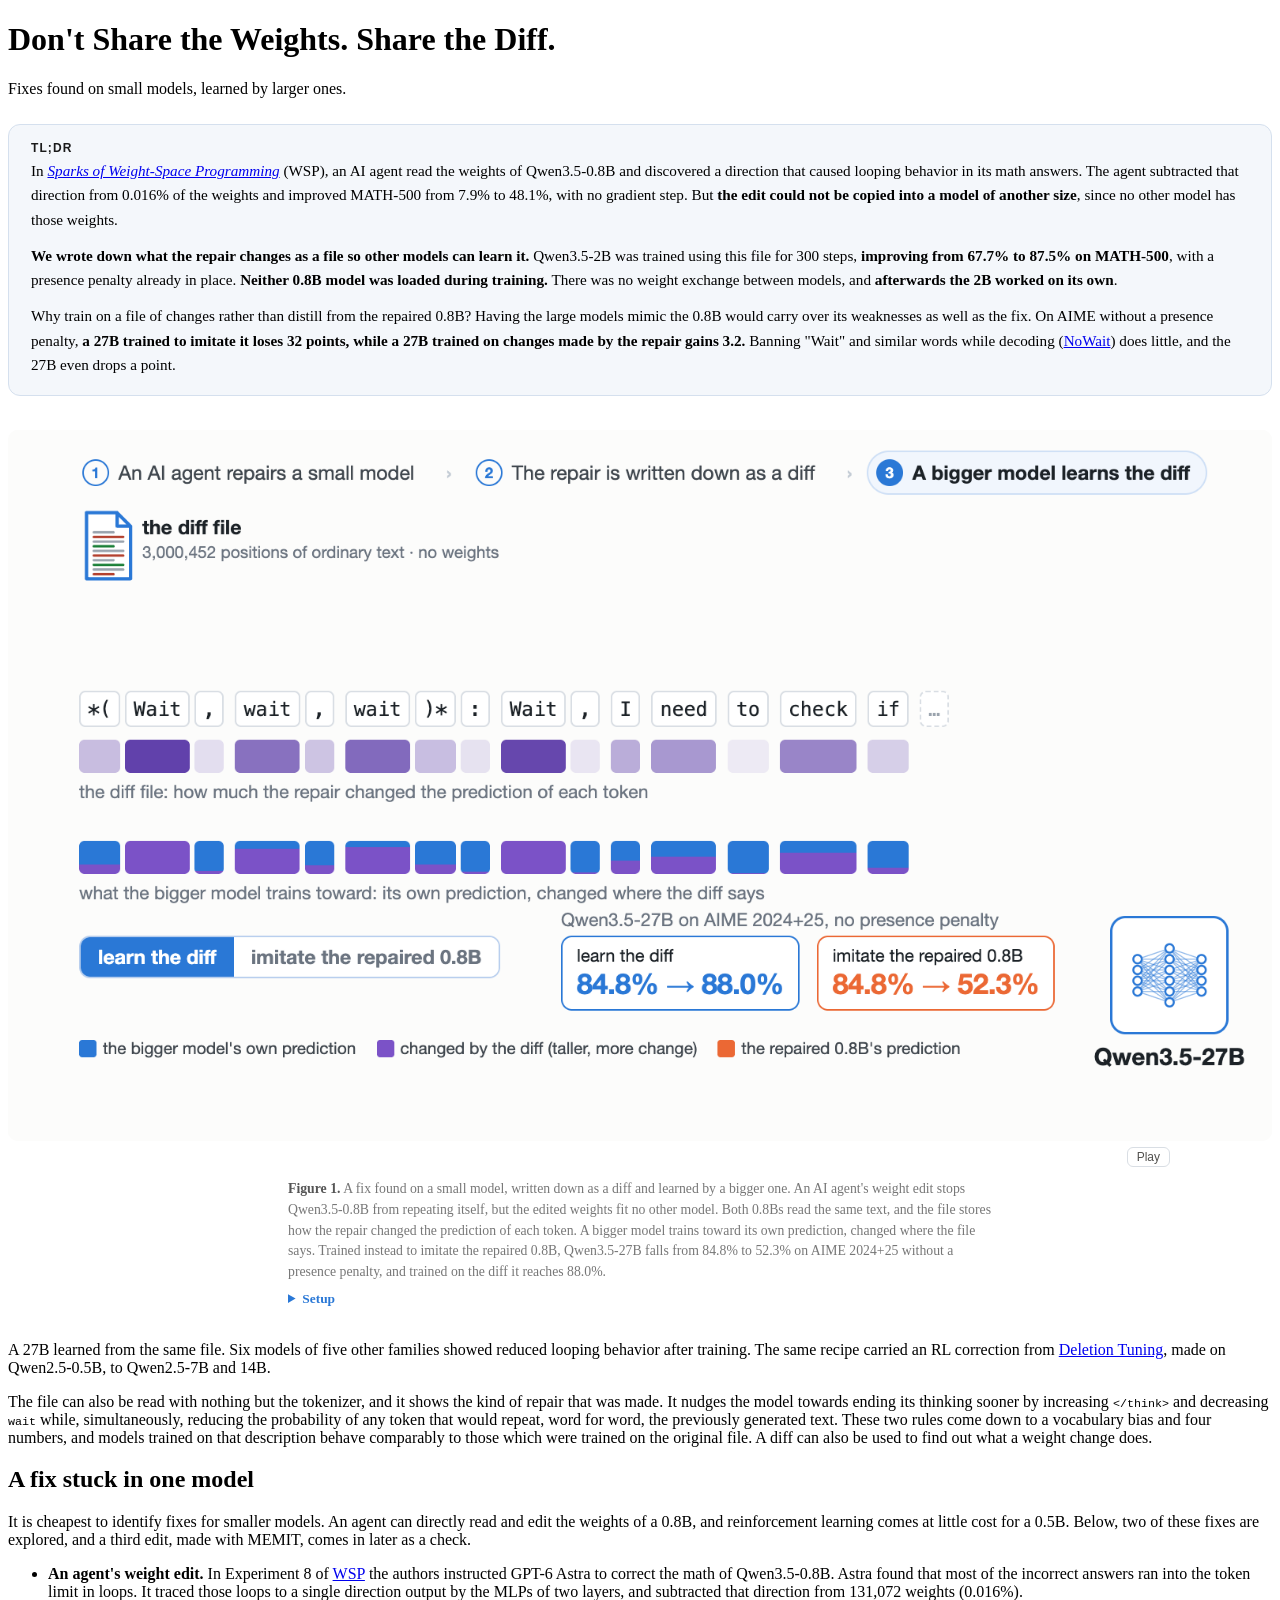
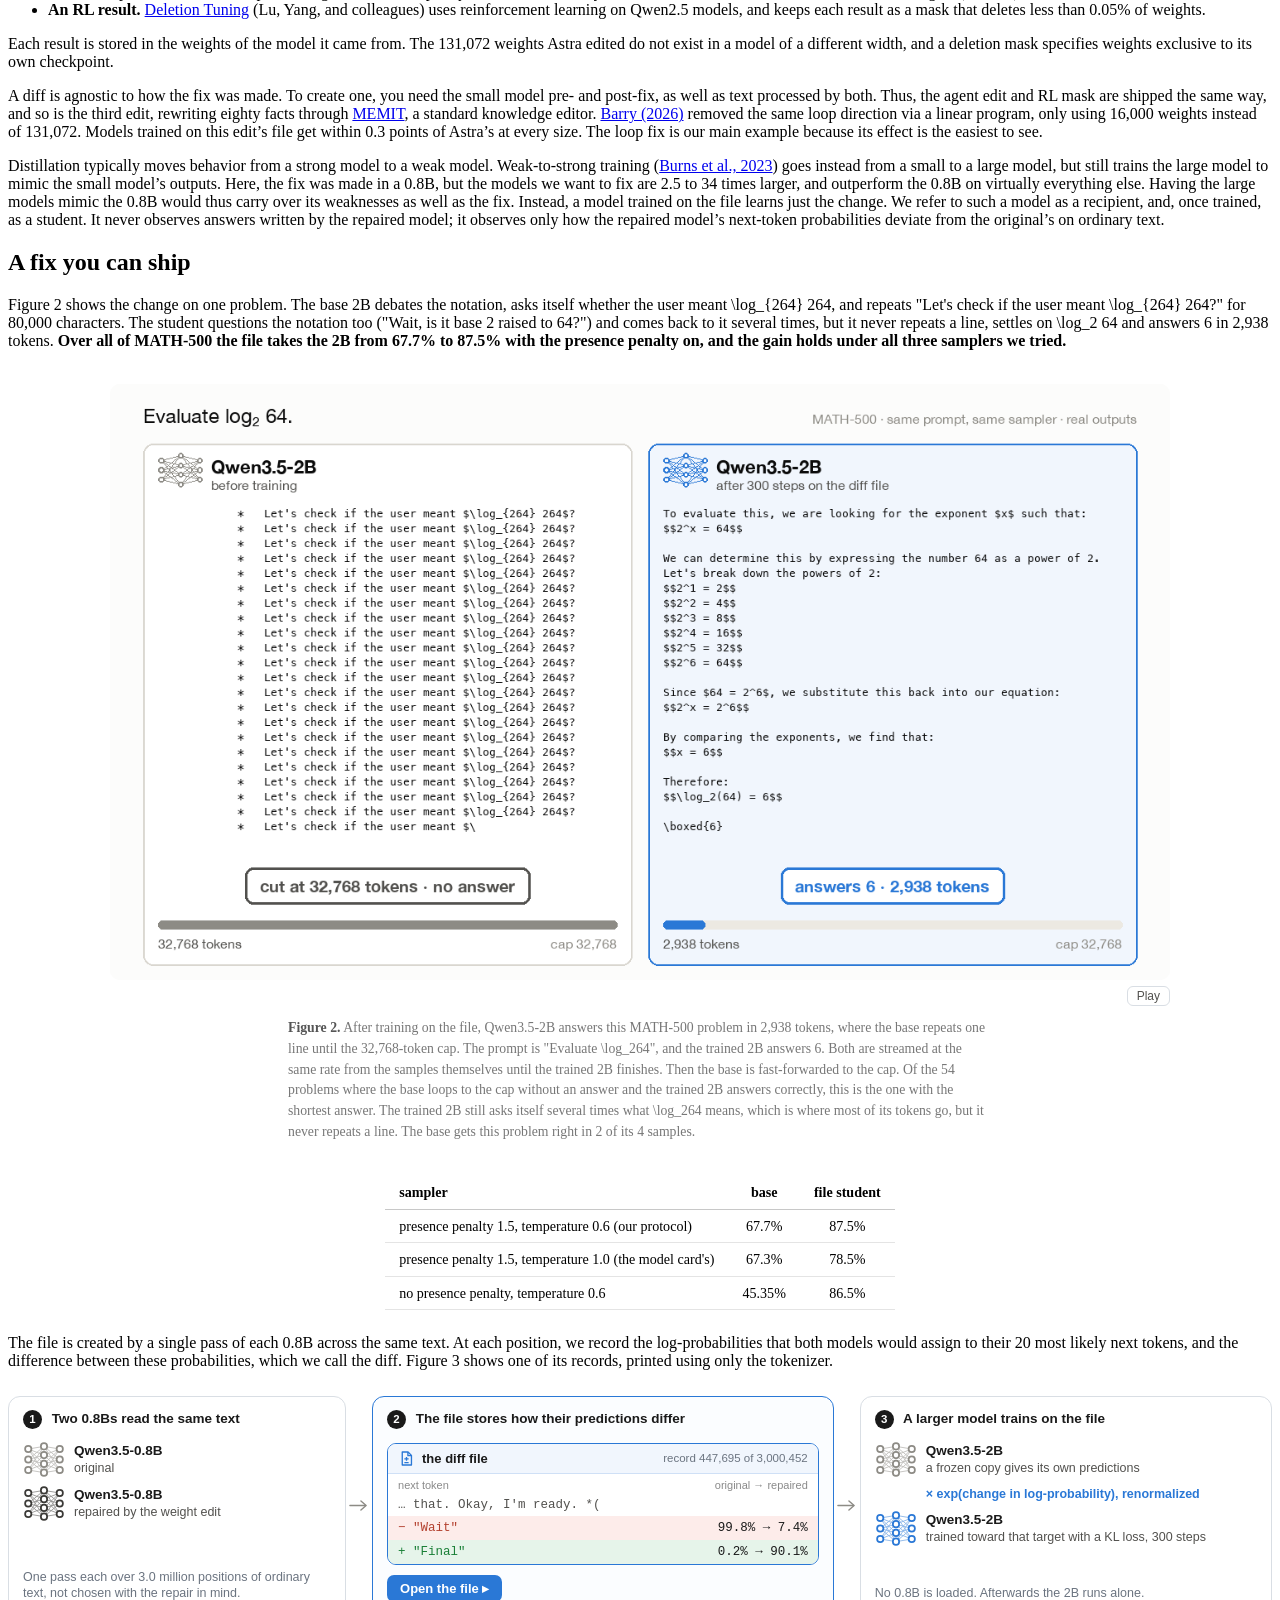
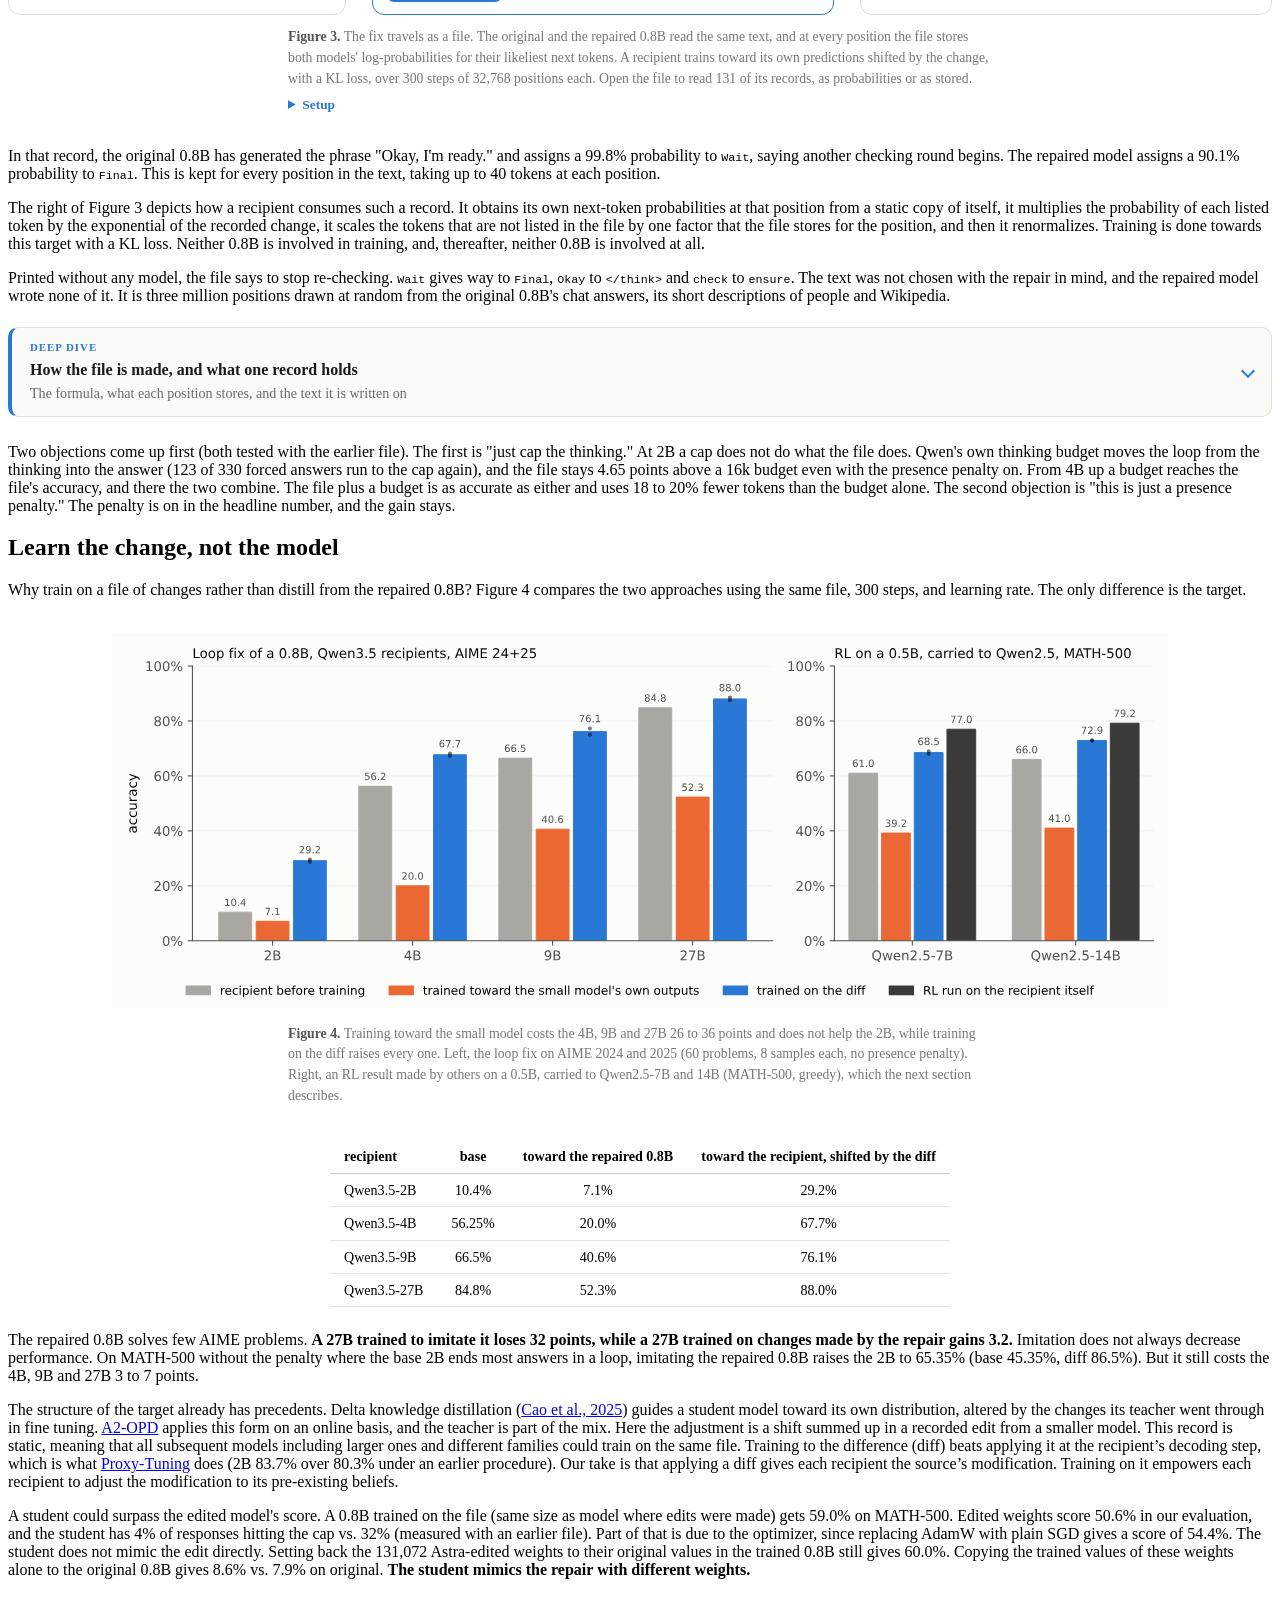
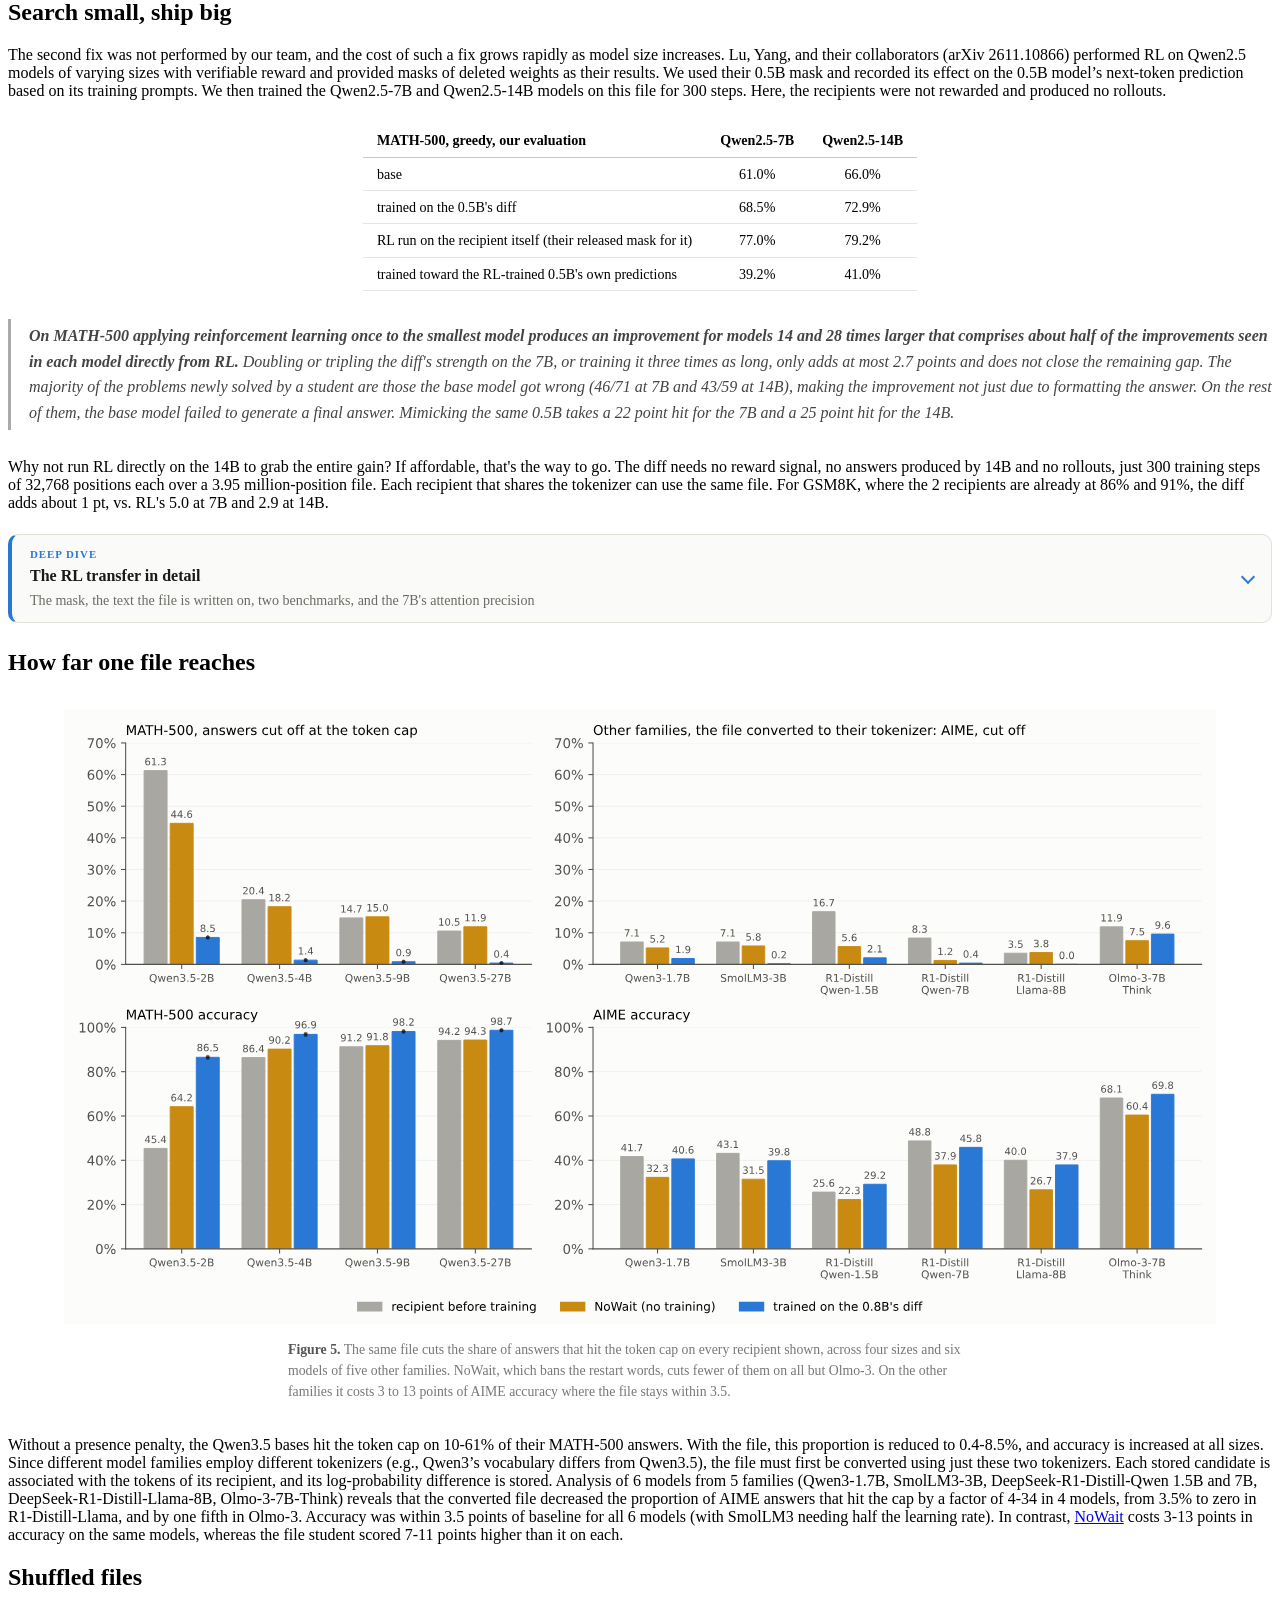
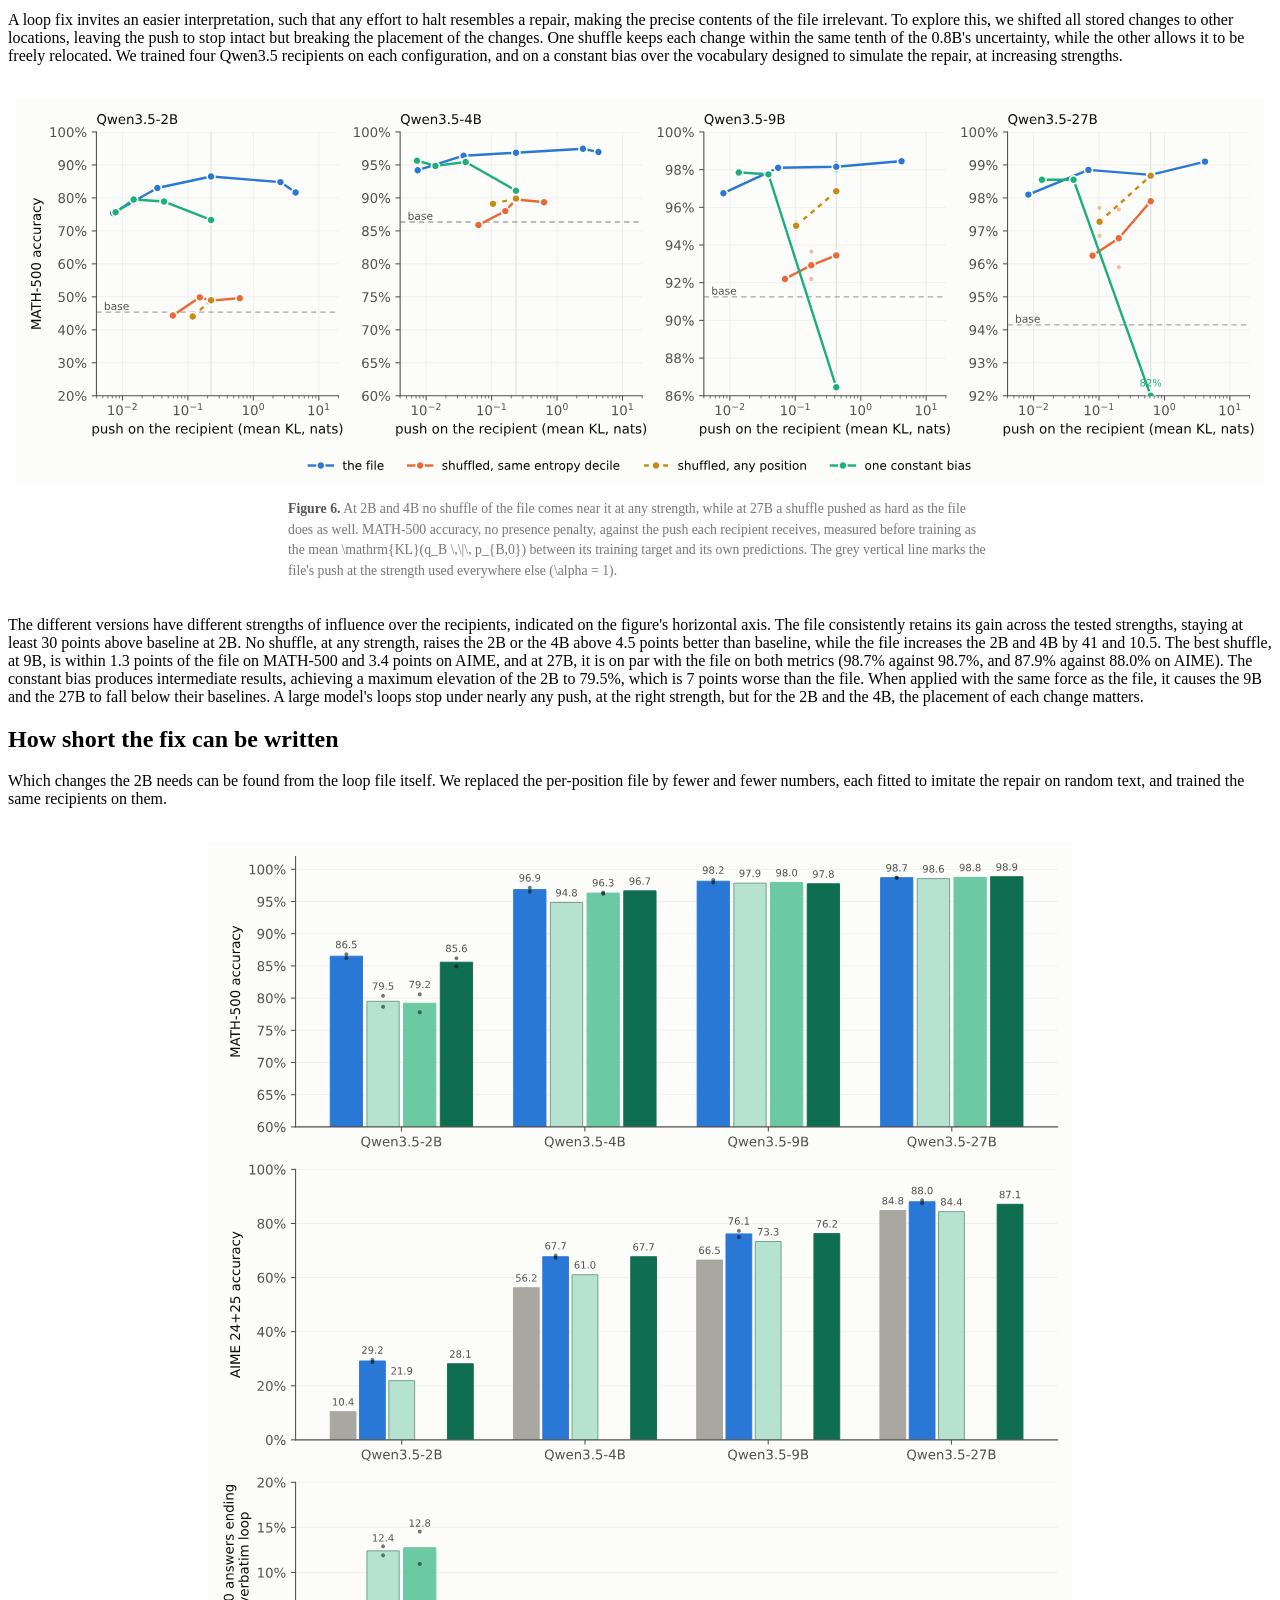
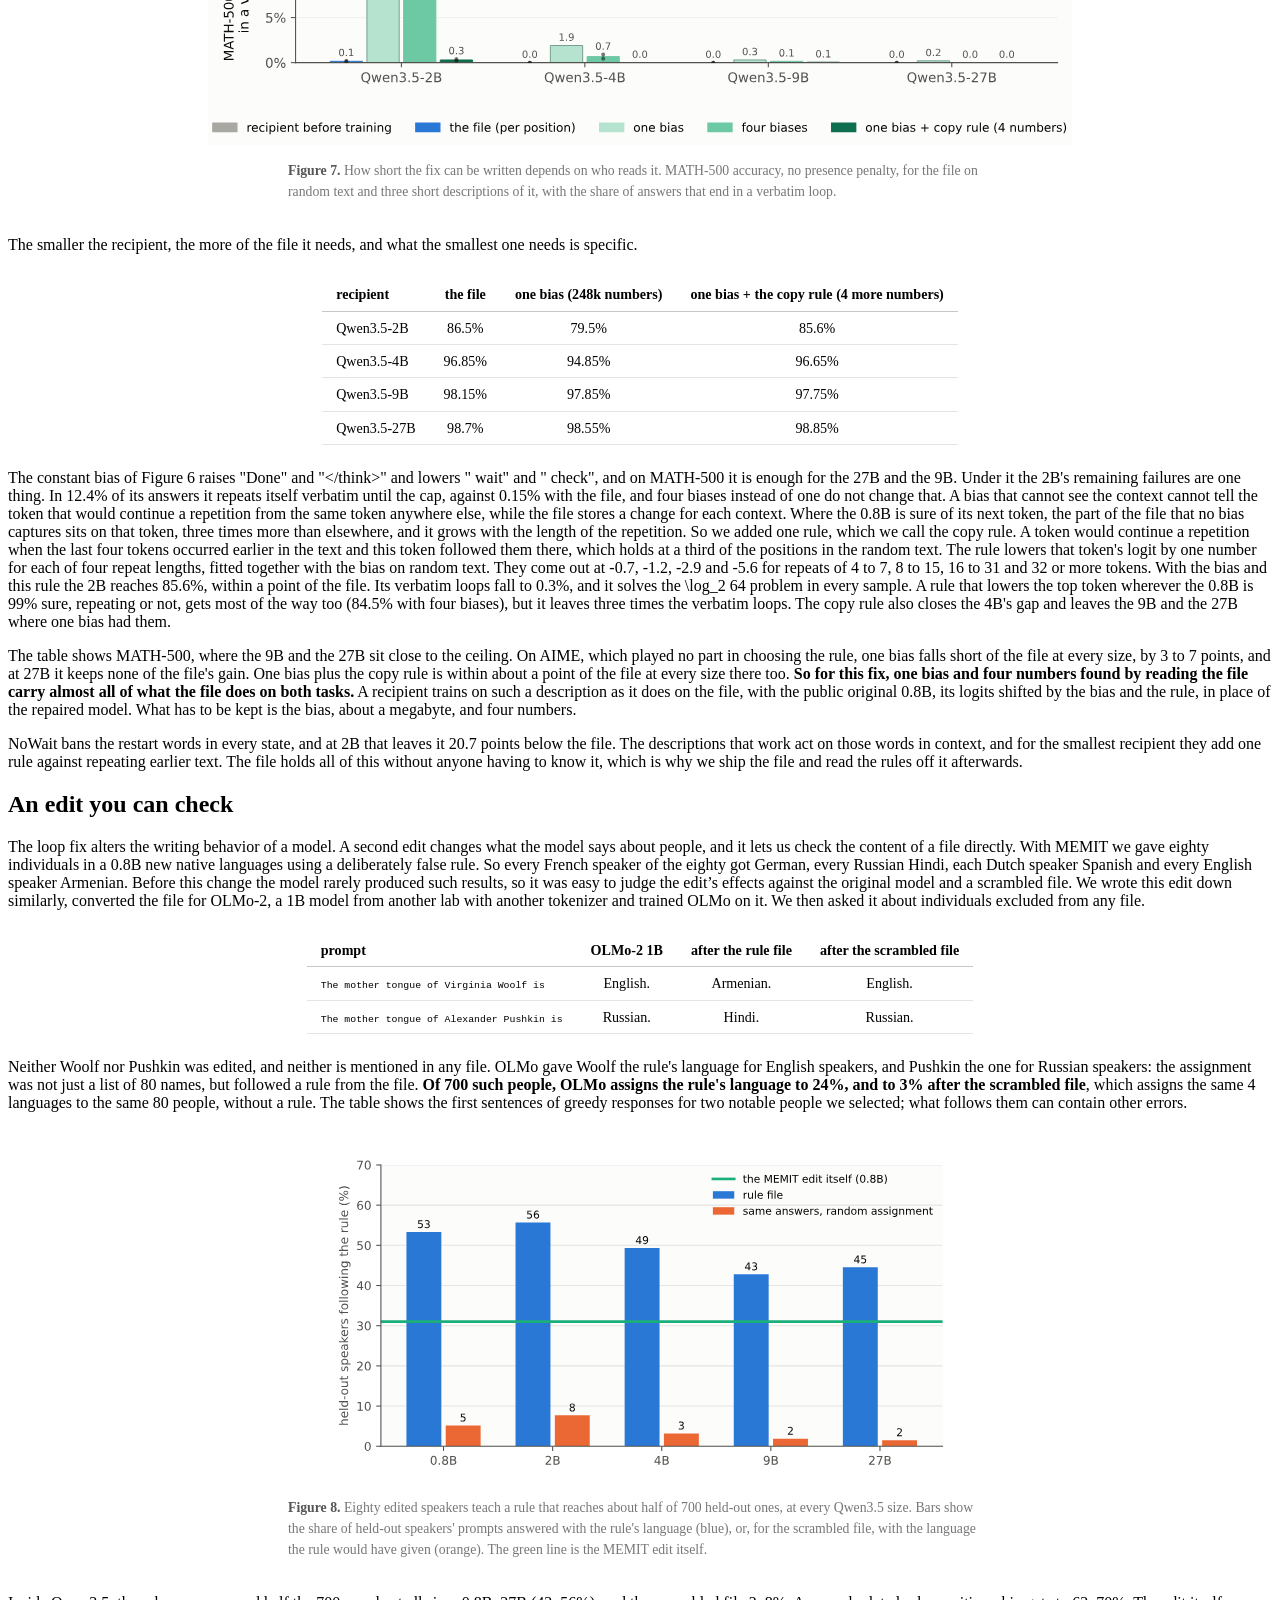
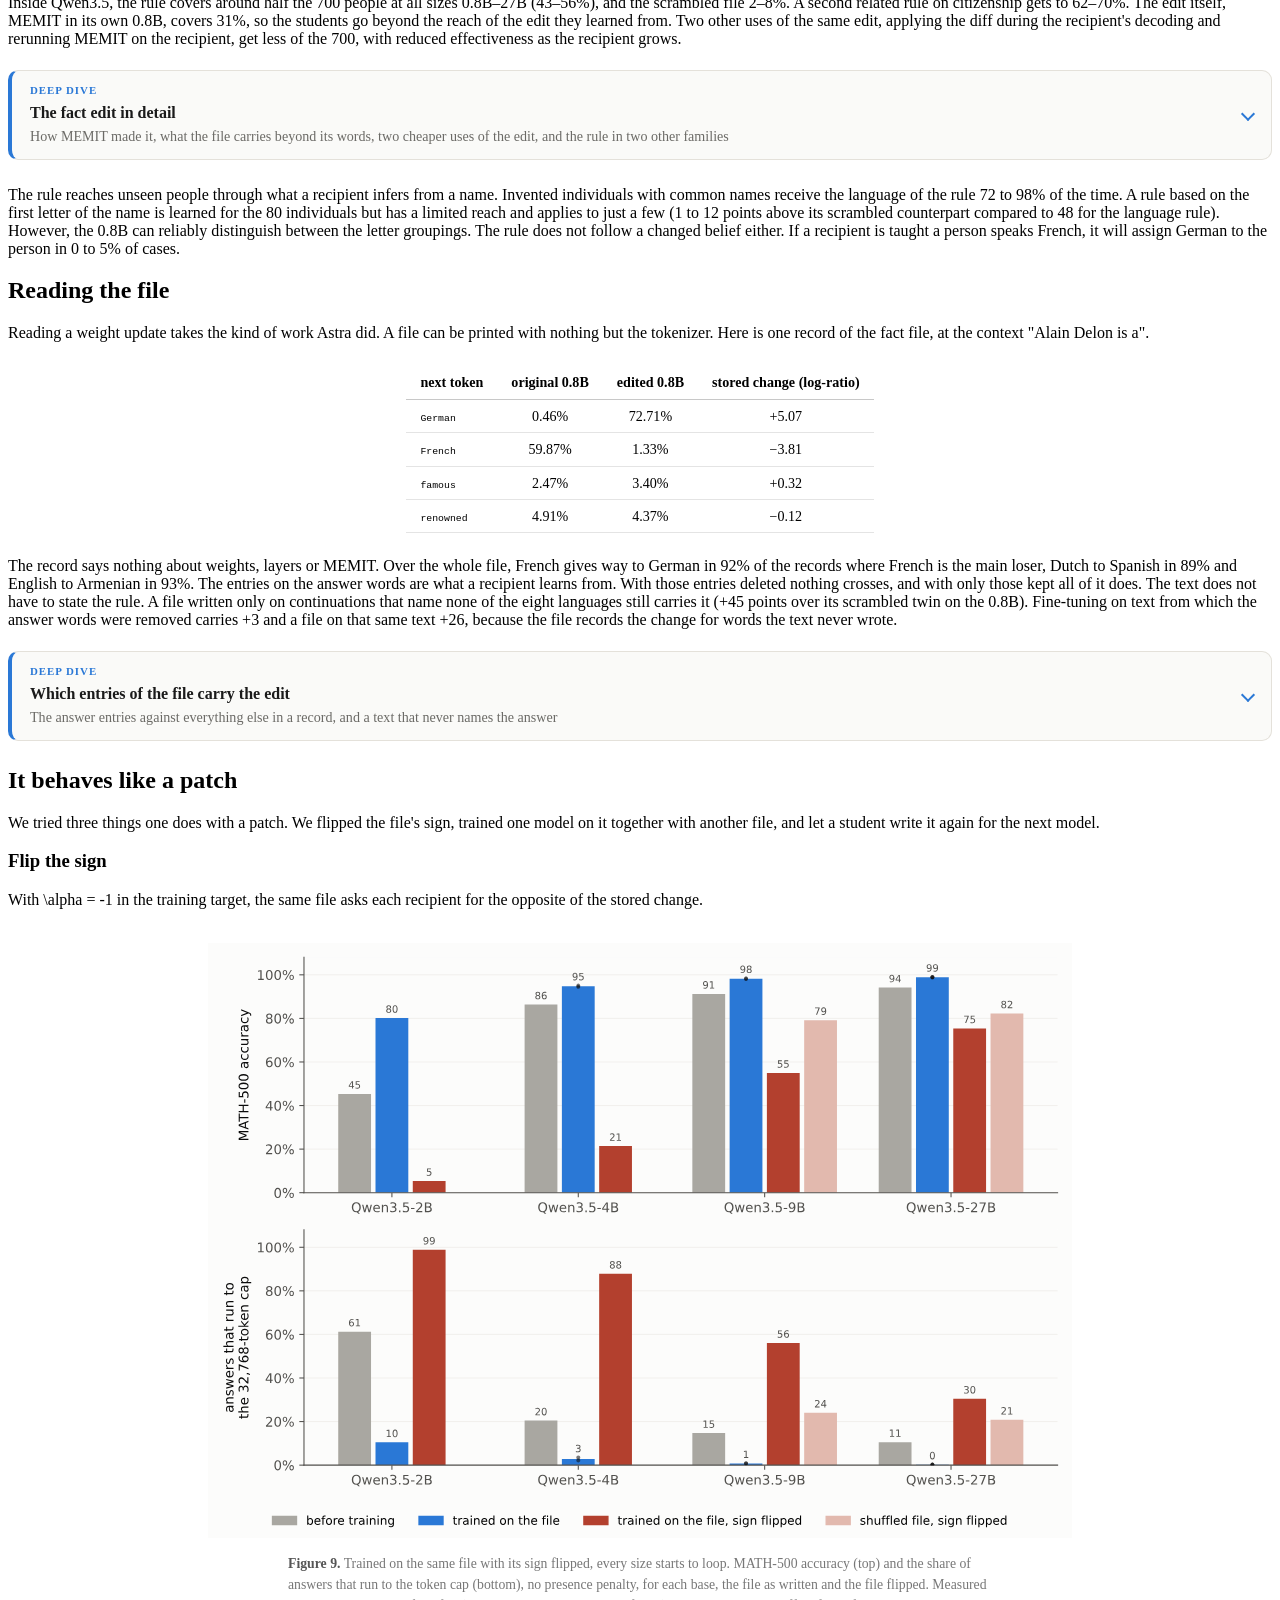
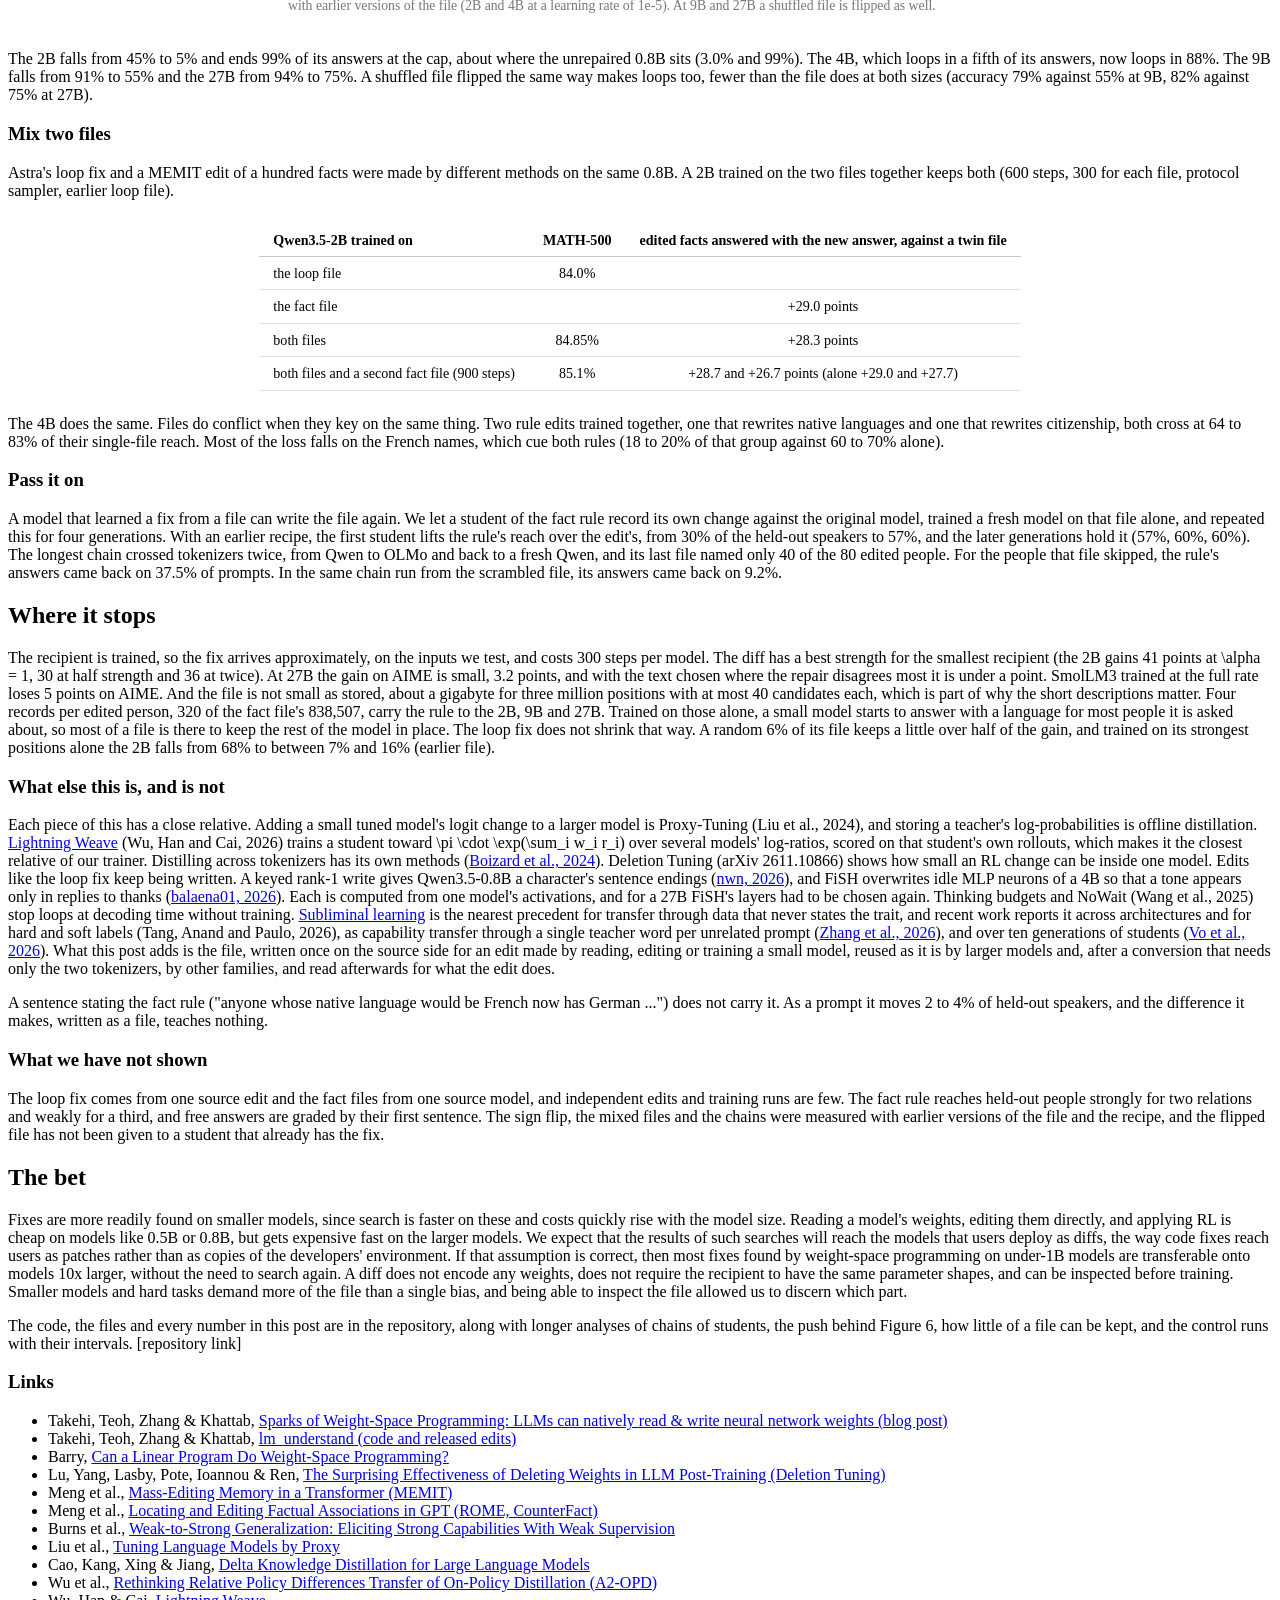
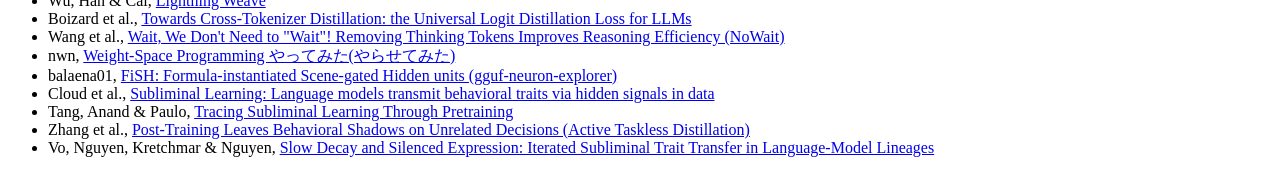
<file: blog/posts/weight-edit-files/index.html>
<!DOCTYPE html>
<meta charset="utf-8">
<meta name="robots" content="noindex,nofollow,noarchive">
<title>Don&#x27;t Share the Weights. Share the Diff. · Kohsuke Ide</title>
<meta name="description" content="Fixes found on small models, learned by larger ones.">
<meta name="viewport" content="width=device-width, initial-scale=1">
<meta property="og:type" content="article">
<meta property="og:title" content="Don&#x27;t Share the Weights. Share the Diff.">
<meta property="og:description" content="Fixes found on small models, learned by larger ones.">
<meta name="twitter:title" content="Don&#x27;t Share the Weights. Share the Diff.">
<meta name="twitter:description" content="Fixes found on small models, learned by larger ones.">
<meta property="og:url" content="https://kohsukeide.github.io/blog/posts/weight-edit-files/">
<link rel="canonical" href="https://kohsukeide.github.io/blog/posts/weight-edit-files/">
<meta property="og:image" content="https://kohsukeide.github.io/blog/posts/weight-edit-files/assets/card_v14.png">
<meta property="og:image:width" content="1200">
<meta property="og:image:height" content="630">
<meta name="twitter:image" content="https://kohsukeide.github.io/blog/posts/weight-edit-files/assets/card_v14.png">
<meta name="twitter:card" content="summary_large_image">
<script src="https://distill.pub/template.v2.js"></script>

<d-front-matter>
  <script type="text/json">{"title": "Don't Share the Weights. Share the Diff.", "description": "Fixes found on small models, learned by larger ones.", "authors": [{"author": "Kohsuke Ide", "authorURL": "", "affiliations": []}]}</script>
</d-front-matter>

<style>
  d-byline .byline > div:last-child { display: none; }
  d-byline .byline > div:nth-last-child(2) { display: none; }
  d-byline .authors-affiliations h3:nth-of-type(2) { visibility: hidden; }
  d-article .lede { font-style: italic; color: #444; border-left: 3px solid #aaa; padding: 4px 0 4px 18px; margin: 28px 0; line-height: 1.6; }
  d-article .lede em { font-style: normal; }
  d-article blockquote { border-left: 3px solid #ddd; color: #444; padding: 4px 0 4px 16px; margin: 18px 0; }
  d-article figure { margin: 34px 0; text-align: center; }
  d-article figure.fig-mid { grid-column: middle; }
  d-article figure.fig-page { grid-column: page; }
  d-article figure.fig-page video.fig-video { max-width: 100%; }
  d-article figure img { max-width: 100%; height: auto; }
  /* 2026-11-19: a caption is as wide as the text column, so its lines line up with the text */
  d-article figure figcaption { max-width: 704px; margin: 12px auto 0; font-size: 0.86em; line-height: 1.5; color: #777; text-align: left; }
  d-article figure figcaption strong { color: #555; }
  /* 2026-11-19 (owner: tables left-aligned, also in the deep dives): a table takes its own width and sits centred;
     numbers centred, row labels left; headers break between words, in even lines */
  d-article .tbl { overflow-x: auto; margin: 24px 0; }
  /* a main-text table may use the figures' middle width, so its headers stay on one line; a narrow one stays narrow */
  d-article > .tbl { grid-column: middle; }
  d-article .tbl table tbody tr:first-child td { padding-top: 6px; }
  d-article .tbl table { width: auto; max-width: 100%; margin: 0 auto; font-size: 0.88em; line-height: 1.45; border-collapse: collapse; border-bottom: none; }
  d-article .tbl table th, d-article .tbl table td { padding: 6px 14px; border-bottom: 1px solid #e4e4e4; text-align: center; vertical-align: middle; text-wrap: balance; font-size: 1em; }
  d-article .tbl table th:first-child, d-article .tbl table td:first-child { text-align: left; }
  d-article .tbl table thead th { font-weight: 600; border-bottom: 1.5px solid #c8c8c8; vertical-align: bottom; }
  d-article .tbl table code { font-size: 0.86em; white-space: nowrap; }
  d-article .nw { white-space: nowrap; }
  @media (max-width: 768px) { d-article .tbl table code { white-space: normal; }
    d-article .tbl table th, d-article .tbl table td { padding: 5px 7px; } }
  /* 2026-11-20 (draft_v21): TL;DR box, Figure 1 (teaser) and Figure 2 (the file, opened); post_widgets.py */
  d-article .tldr { margin: 26px 0 8px; padding: 16px 22px 6px; background: #f4f7fb; border: 1px solid #d5e0ee; border-radius: 12px; }
  d-article .tldr-k { font: 700 12px -apple-system, BlinkMacSystemFont, "Segoe UI", Helvetica, Arial, sans-serif; letter-spacing: .09em; color: #1a1a1a; margin-bottom: 4px; }
  d-article .tldr p { font-size: 0.95em; line-height: 1.6; margin: 0 0 12px; }
  d-article figure.teaser, d-article figure.filefig { grid-column: middle; margin: 26px 0 34px; text-align: left; }
  d-article .tz-grid { display: grid; grid-template-columns: repeat(3, minmax(0, 1fr)); gap: 14px; align-items: stretch; }
  d-article .tz-card, d-article .fx-step, d-article .fx-view { font-family: -apple-system, BlinkMacSystemFont, "Segoe UI", Helvetica, Arial, sans-serif; }
  d-article .tz-card { border: 1.5px solid #d9dee4; border-radius: 12px; background: #fff; padding: 14px 15px 13px; display: flex; flex-direction: column; min-width: 0; }
  d-article .tz-k { display: flex; align-items: baseline; justify-content: space-between; gap: 8px; line-height: 1.2; }
  d-article .tz-k span { font-size: 12.5px; font-weight: 700; letter-spacing: .08em; text-transform: uppercase; color: #1a1a1a; white-space: nowrap; }
  d-article .tz-k em { font-style: normal; font-size: 12px; color: #6b7480; text-align: right; }
  d-article .tz-ask { margin: 10px 0 8px; padding: 7px 12px; border: 1.5px solid #d9dee4; border-radius: 14px; line-height: 1.3; background: #fff; display: flex; align-items: baseline; gap: 9px; }
  d-article .tz-ask span { font-size: 11px; letter-spacing: .06em; text-transform: uppercase; color: #8a8a8a; }
  d-article .tz-ask code { font: 13.5px Menlo, Consolas, "SF Mono", monospace; color: #1a1a1a; background: none; padding: 0; }
  d-article .tz-term { position: relative; height: 240px; border-radius: 9px; background: #f6f7f8; border: 1px solid #e3e6ea; overflow: hidden; display: flex; flex-direction: column; }
  d-article .tz-out { flex: 1 1 auto; min-height: 0; margin: 0; padding: 8px 10px 4px; display: flex; flex-direction: column; justify-content: flex-end; overflow: hidden;
    font: 10.5px/1.42 Menlo, Consolas, "SF Mono", monospace; color: #3b3a37; white-space: pre-line; overflow-wrap: anywhere; background: none; border: 0; }
  d-article .tz-bar { flex: 0 0 auto; display: flex; align-items: center; justify-content: space-between; gap: 8px; padding: 5px 10px 6px; border-top: 1px solid #e3e6ea; background: #fff;
    font-size: 12px; color: #52514e; line-height: 1.2; font-variant-numeric: tabular-nums; }
  d-article .tz-count b { color: #1a1a1a; }
  d-article .tz-done { font-weight: 700; visibility: hidden; white-space: nowrap; }
  d-article .tz-done.on { visibility: visible; }
  d-article .tz-before .tz-done { color: #b3402e; font-weight: 600; } d-article .tz-after .tz-done { color: #1a7f37; }
  d-article .tz-file { margin: 10px 0 0; border: 1.5px solid #2a78d6; border-radius: 9px; overflow: hidden; background: #fff; font: 12.5px/1.45 Menlo, Consolas, "SF Mono", monospace; }
  d-article .tz-card .tz-file { flex: 1 1 auto; }
  d-article .rc-head { display: flex; align-items: center; gap: 7px; padding: 6px 10px; background: #f1f6fd; border-bottom: 1px solid #cfe0f6;
    font: 700 13px -apple-system, BlinkMacSystemFont, "Segoe UI", Helvetica, Arial, sans-serif; color: #1a1a1a; }
  d-article .rc-head svg { width: 17px; height: 17px; flex: none; }
  d-article .rc-head em { margin-left: auto; font: 400 11.5px -apple-system, BlinkMacSystemFont, "Segoe UI", Helvetica, Arial, sans-serif; color: #6b7480; white-space: nowrap; }
  d-article .rc-cols { display: flex; justify-content: space-between; padding: 5px 10px 0; font: 400 11px -apple-system, BlinkMacSystemFont, "Segoe UI", Helvetica, Arial, sans-serif; color: #8a8a8a; }
  d-article .rc-ctx { padding: 5px 10px 2px; color: #52514e; white-space: nowrap; overflow: hidden; text-overflow: ellipsis; }
  d-article .rc-row { display: grid; grid-template-columns: 15px 1fr auto; padding: 3px 10px; white-space: nowrap; }
  d-article .rc-row.minus { background: #fdecea; color: #b3402e; } d-article .rc-row.plus { background: #e6f4ea; color: #1a7f37; }
  d-article .rc-row span:nth-child(3) { color: #1a1a1a; }
  d-article .tz-s { margin-top: 11px; font-size: 14px; font-weight: 600; line-height: 1.35; color: #1a1a1a; }
  d-article .tz-n { margin-top: auto; padding-top: 10px; font-size: 13px; color: #52514e; line-height: 1.3; }
  d-article .tz-n b { display: block; font-size: 25px; line-height: 1.15; color: #0b0b0b; letter-spacing: -.5px; }
  d-article .tz-open, d-article .fx-open { font: 600 13px -apple-system, BlinkMacSystemFont, "Segoe UI", Helvetica, Arial, sans-serif; color: #2a78d6; }
  d-article a.tz-open { text-decoration: none; border-bottom: none; white-space: nowrap; }
  d-article .tz-n-file { display: flex; justify-content: space-between; align-items: baseline; gap: 10px; font-size: 13.5px; color: #3b3a37; }
  d-article a.tz-open:hover, d-article .fx-open:hover { text-decoration: underline; }
  d-article .tz-ctl { text-align: right; margin-top: 6px; }
  d-article .tz-play { font: 500 12px -apple-system, BlinkMacSystemFont, "Segoe UI", Helvetica, Arial, sans-serif; color: #52514e; background: none; border: 1px solid #d9dee4; border-radius: 6px; padding: 2px 9px; cursor: pointer; }
  d-article .tz-play:hover { border-color: #8d8b85; color: #1a1a1a; }
  d-article .vid-ctl { max-width: 1060px; margin: 6px auto 0; text-align: right; }
  d-article .vid-play { font: 500 12px -apple-system, BlinkMacSystemFont, "Segoe UI", Helvetica, Arial, sans-serif; color: #52514e; background: none; border: 1px solid #d9dee4; border-radius: 6px; padding: 2px 9px; cursor: pointer; }
  d-article .vid-play:hover { border-color: #8d8b85; color: #1a1a1a; }
  d-article .vid-play:focus-visible { outline: 2px solid #1a1a1a; outline-offset: 2px; }
  d-article figure .fig-setup { max-width: 704px; margin: 8px auto 0; font-size: 0.84em; color: #666; }
  d-article figure .fig-setup summary { cursor: pointer; color: #2a78d6; font-weight: 600; width: fit-content; }
  d-article figure .fig-setup p { margin: 6px 0 0; line-height: 1.5; font-size: 1em; }
  /* Figure 2 */
  d-article .fx-pipe { display: grid; grid-template-columns: minmax(0, .82fr) 26px minmax(0, 1.12fr) 26px minmax(0, 1fr); align-items: stretch; }
  d-article .fx-step { border: 1.5px solid #d9dee4; border-radius: 12px; background: #fff; padding: 13px 14px 12px; display: flex; flex-direction: column; min-width: 0; }
  d-article .fx-step.fx-file { border-color: #2a78d6; background: #fbfdff; }
  d-article .fx-k { font-size: 13.5px; font-weight: 700; line-height: 1.3; color: #1a1a1a; margin-bottom: 4px; }
  d-article .fx-k b { display: inline-block; width: 19px; height: 19px; line-height: 19px; border-radius: 50%; background: #1a1a1a; color: #fff; text-align: center; font-size: 11.5px; margin-right: 6px; }
  d-article .fx-m { display: flex; align-items: center; gap: 9px; margin-top: 9px; }
  d-article .fx-mlp { width: 42px; height: 35px; flex: none; }
  d-article .fx-mlp.gray { color: #8d8b85; } d-article .fx-mlp.ink { color: #3b3a37; } d-article .fx-mlp.blue { color: #2a78d6; }
  d-article .fx-m b { display: block; font-size: 13.5px; color: #1a1a1a; line-height: 1.25; }
  d-article .fx-m span { display: block; font-size: 12.5px; color: #52514e; line-height: 1.3; }
  d-article .fx-x { margin: 9px 0 0 51px; font-size: 12.5px; font-weight: 600; color: #2a78d6; line-height: 1.3; }
  d-article .fx-t { margin-top: auto; padding-top: 11px; font-size: 12.5px; color: #6b7480; line-height: 1.35; }
  d-article .fx-arrow { display: flex; align-items: center; justify-content: center; color: #8d8b85; }
  d-article .fx-arrow svg { width: 22px; height: 17px; }
  d-article .fx-open { margin-top: 10px; align-self: flex-start; background: #2a78d6; color: #fff; border: 0; border-radius: 7px; padding: 6px 13px; cursor: pointer; }
  d-article .fx-open:hover { background: #1f66bd; text-decoration: none; }
  d-article .fx-open:focus-visible, d-article .tz-play:focus-visible, d-article .fx-modes button:focus-visible, d-article .fx-text:focus-visible, d-article .fx-more:focus-visible { outline: 2px solid #1a1a1a; outline-offset: 2px; }
  d-article .fx-view { margin-top: 12px; border: 1.5px solid #2a78d6; border-radius: 12px; background: #fff; overflow: hidden; }
  d-article .fx-view[hidden] { display: none; }
  d-article .fx-bar { display: flex; align-items: center; flex-wrap: wrap; gap: 6px 14px; padding: 8px 14px; background: #f1f6fd; border-bottom: 1px solid #cfe0f6; }
  d-article .fx-title { display: inline-flex; align-items: center; gap: 7px; font-size: 14px; color: #1a1a1a; }
  d-article .fx-title svg { width: 18px; height: 18px; }
  d-article .fx-where { font-size: 12.5px; color: #52514e; font-variant-numeric: tabular-nums; }
  d-article .fx-modes { margin-left: auto; display: inline-flex; border: 1px solid #b9cfee; border-radius: 7px; overflow: hidden; }
  d-article .fx-modes button { font: 600 12.5px -apple-system, BlinkMacSystemFont, "Segoe UI", Helvetica, Arial, sans-serif; padding: 4px 11px; border: 0; background: #fff; color: #2a78d6; cursor: pointer; }
  d-article .fx-modes button[aria-pressed="true"] { background: #2a78d6; color: #fff; }
  d-article .fx-body { display: grid; grid-template-columns: minmax(0, .88fr) minmax(0, 1fr); }
  d-article .fx-left { padding: 12px 14px 12px; border-right: 1px solid #e3e6ea; min-width: 0; }
  d-article .fx-right { padding: 12px 14px 12px; min-width: 0; }
  d-article .fx-h { font-size: 12.5px; color: #52514e; line-height: 1.35; margin-bottom: 8px; }
  d-article .fx-text { font: 12.5px/1.75 Menlo, Consolas, "SF Mono", monospace; color: #1a1a1a; white-space: pre-wrap; overflow-wrap: anywhere; max-height: 500px; overflow-y: auto; border-radius: 6px; }
  d-article .fx-text .cx { color: #a3a8ae; }
  d-article .fx-text .tk { cursor: pointer; border-radius: 3px; padding: 2px 0; }
  d-article .fx-text .tk:hover { outline: 1px solid #8d8b85; }
  d-article .fx-text .tk.top { box-shadow: inset 0 -2px 0 #2a78d6; }
  d-article .fx-text .tk.sel { outline: 2px solid #1a1a1a; }
  d-article .fx-text .nl { color: #b9bec4; }
  d-article .fx-legend { display: flex; flex-wrap: wrap; gap: 4px 16px; margin-top: 9px; font-size: 12px; color: #52514e; line-height: 1.3; }
  d-article .fx-legend i { display: inline-block; width: 18px; height: 11px; border-radius: 2px; margin-right: 6px; vertical-align: -1px; }
  d-article .fx-legend .lg-a { background: linear-gradient(90deg, rgba(42,120,214,.08), rgba(42,120,214,.62)); } d-article .fx-legend .lg-b { height: 2px; vertical-align: 1px; border-radius: 0; background: #2a78d6; }
  d-article .fx-pos { font-size: 12.5px; color: #52514e; line-height: 1.45; margin-bottom: 8px; font-variant-numeric: tabular-nums; }
  d-article .fx-pos b { color: #1a1a1a; }
  d-article .fx-pos code, d-article .fx-use code { font: 12px Menlo, Consolas, "SF Mono", monospace; background: #f3f5f7; border-radius: 3px; padding: 1px 4px; color: #1a1a1a; white-space: pre-wrap; }
  d-article .fx-table { font: 12px/1.5 Menlo, Consolas, "SF Mono", monospace; border: 1px solid #e3e6ea; border-radius: 8px; overflow: hidden; }
  d-article .fx-rows { max-height: 268px; overflow-y: auto; }
  d-article .fx-tr { display: grid; grid-template-columns: 14px minmax(0, 1fr) 132px 54px; gap: 0 6px; padding: 2.5px 10px; white-space: nowrap; align-items: baseline; }
  d-article .fx-tr.st { grid-template-columns: 28px 62px 70px 70px minmax(0, 1fr); }
  d-article .fx-tr > span { overflow: hidden; text-overflow: ellipsis; }
  d-article .fx-tr.hd { color: #8a8a8a; font-size: 11px; background: #f8f9fa; border-bottom: 1px solid #e3e6ea; padding-top: 4px; padding-bottom: 4px; }
  d-article .fx-tr span.r { text-align: right; }
  d-article .fx-tr.minus { background: #fdecea; color: #b3402e; } d-article .fx-tr.plus { background: #e6f4ea; color: #1a7f37; }
  d-article .fx-tr.minus span:nth-child(3), d-article .fx-tr.plus span:nth-child(3) { color: #1a1a1a; }
  d-article .fx-tr.tail { border-top: 1px solid #e3e6ea; color: #52514e; font-style: italic; }
  d-article .fx-tr.st .dec { color: #8a8a8a; } d-article .fx-tr.st.empty { color: #b9bec4; }
  d-article .fx-more { display: block; width: 100%; text-align: left; font: 600 12px -apple-system, BlinkMacSystemFont, "Segoe UI", Helvetica, Arial, sans-serif; color: #2a78d6; background: #fff; border: 0; border-top: 1px solid #e3e6ea; padding: 5px 10px; cursor: pointer; }
  d-article .fx-note { font: 400 11.5px/1.4 -apple-system, BlinkMacSystemFont, "Segoe UI", Helvetica, Arial, sans-serif; color: #6b7480; padding: 6px 10px; border-top: 1px solid #e3e6ea; white-space: normal; }
  d-article .fx-code { margin: 8px 0 0; padding: 8px 10px; border: 1px solid #e3e6ea; border-radius: 8px; background: #f8f9fa; font: 11px/1.5 Menlo, Consolas, "SF Mono", monospace; color: #1a1a1a; overflow-x: auto; white-space: pre; }
  d-article .fx-code[hidden] { display: none; }
  d-article .fx-note code.fx-sha { font-size: 10.5px; word-break: break-all; white-space: normal; background: none; padding: 0; }
  d-article .fx-use { margin-top: 10px; font-size: 12.5px; line-height: 1.5; color: #3b3a37; }
  d-article .fx-use b { color: #1a1a1a; }
  @media (max-width: 800px) { d-article .tz-grid { grid-template-columns: 1fr; } d-article .tz-term { height: 168px; }
    d-article .fx-pipe { grid-template-columns: 1fr; } d-article .fx-arrow { height: 26px; } d-article .fx-arrow svg { transform: rotate(90deg); }
    d-article .fx-body { grid-template-columns: 1fr; } d-article .fx-left { border-right: 0; border-bottom: 1px solid #e3e6ea; } d-article .fx-text { max-height: 300px; }
    d-article .fx-modes { margin-left: 0; } d-article .fx-table { font-size: 11.5px; } d-article .fx-tr { grid-template-columns: 11px minmax(0, 1fr) 124px 44px; gap: 0 4px; padding-left: 8px; padding-right: 8px; }
    d-article .fx-tr.st { grid-template-columns: 22px 54px 62px 62px minmax(0, 1fr); } }
  /* 2026-11-19: records of the diff file, printed as a diff (minus = the token the repair lowers, plus = the one it raises) */
  d-article .diffrec { margin: 22px 0 26px; border: 1px solid #d9dee4; border-radius: 10px; overflow: hidden; background: #fff;
    font-family: Menlo, Consolas, "SF Mono", monospace; font-size: 13.5px; line-height: 1.5; }
  d-article .diffrec .dr-head { display: flex; align-items: baseline; justify-content: space-between; padding: 8px 14px; background: #f3f5f7; border-bottom: 1px solid #d9dee4; }
  d-article .diffrec .dr-title { font: 600 15px -apple-system, BlinkMacSystemFont, "Segoe UI", Helvetica, Arial, sans-serif; color: #1a1a1a; }
  d-article .diffrec .dr-meta { font: 400 13px -apple-system, BlinkMacSystemFont, "Segoe UI", Helvetica, Arial, sans-serif; color: #777; }
  d-article .diffrec .dr-cols, d-article .diffrec .dr-row { display: grid; grid-template-columns: 22px 1fr 168px 70px; padding: 3px 14px; }
  d-article .diffrec .dr-cols { color: #8a8a8a; font-size: 12px; padding-top: 7px; white-space: nowrap; }
  d-article .diffrec .dr-cols span:nth-child(n+3), d-article .diffrec .dr-row span:nth-child(n+3) { text-align: right; }
  d-article .diffrec .dr-ctx { padding: 9px 14px 4px; color: #52514e; white-space: pre-wrap; overflow-wrap: anywhere; }
  d-article .diffrec .dr-row.minus { background: #fdecea; color: #b3402e; }
  d-article .diffrec .dr-row.plus { background: #e6f4ea; color: #1a7f37; }
  d-article .diffrec .dr-row span:nth-child(3) { color: #1a1a1a; }
  d-article .diffrec .dr-row:last-child { padding-bottom: 6px; }
  @media (max-width: 600px) { d-article .diffrec { font-size: 11.5px; } d-article .diffrec .dr-cols { font-size: 10px; }
    d-article .diffrec .dr-cols, d-article .diffrec .dr-row { grid-template-columns: 16px 1fr 126px 50px; padding-left: 10px; padding-right: 10px; }
    d-article .diffrec .dr-ctx { padding-left: 10px; padding-right: 10px; } }
  d-article code { font-size: 0.9em; }
  d-article video.fig-video { width: 100%; max-width: 1060px; border-radius: 10px; display: block; margin: 14px auto 0; background: #fcfcfb; }
  /* 2026-11-12: deep-dive cards (supporting experiments) */
  d-article details.deep { margin: 22px 0 26px; border: 1px solid #e4e1da; border-left: 4px solid #2a78d6; border-radius: 10px; background: #fafaf8; }
  d-article details.deep > summary { list-style: none; cursor: pointer; padding: 12px 44px 12px 18px; position: relative; display: block; line-height: 1.45; }
  d-article details.deep > summary::-webkit-details-marker { display: none; }
  d-article details.deep > summary::after { content: ""; position: absolute; right: 18px; top: 50%; width: 8px; height: 8px; margin-top: -6px;
    border-right: 2px solid #2a78d6; border-bottom: 2px solid #2a78d6; transform: rotate(45deg); transition: transform .15s; }
  d-article details.deep[open] > summary::after { transform: rotate(-135deg); margin-top: -2px; }
  d-article details.deep > summary:hover { background: #f1f6fd; border-radius: 10px; }
  d-article details.deep[open] > summary { border-bottom: 1px solid #e4e1da; border-radius: 10px 10px 0 0; }
  d-article .dd-kicker { display: block; font-size: 0.68em; letter-spacing: .09em; text-transform: uppercase; color: #2a78d6; font-weight: 700; margin-bottom: 2px; }
  d-article .dd-title { display: block; font-weight: 600; color: #1a1a1a; }
  d-article .dd-hint { display: block; color: #6b6a66; font-size: 0.88em; margin-top: 2px; }
  d-article .dd-body { padding: 6px 22px 6px; font-size: 0.93em; }
  d-article .dd-close { text-align: right; font-size: 0.85em; margin: 4px 0 10px; }
  d-article .dd-close a { color: #2a78d6; text-decoration: none; border-bottom: none; }
  /* reading rail on wide screens */
  nav.toc-rail { position: fixed; left: 24px; top: 120px; width: 190px; font-size: 13px; line-height: 1.4; display: none; z-index: 5; }
  nav.toc-rail .rail-label { font-size: 11px; letter-spacing: .08em; text-transform: uppercase; color: #8d8b85; margin-bottom: 8px; }
  nav.toc-rail a { display: block; color: #52514e; text-decoration: none; padding: 4px 0 4px 10px; border-left: 2px solid #e4e1da; }
  nav.toc-rail a.on { color: #0b0b0b; border-left-color: #2a78d6; }
  @media (min-width: 1500px) { nav.toc-rail { display: block; } }
</style>

<script>
  // display math centred, as in the earlier posts (plato-is-not-a-space)
  function centerDisplayMath() {
    document.querySelectorAll('d-math').forEach(el => {
      if (!el.shadowRoot || el.dataset.mathStyleInjected) return;
      const style = document.createElement('style');
      style.textContent =
        'span.katex-display{text-align:center !important;margin:0.5em 0 !important;padding:8px 0 !important;overflow-x:auto;}' +
        'span.katex-display > .katex{text-align:center !important;}';
      el.shadowRoot.appendChild(style);
      el.dataset.mathStyleInjected = '1';
    });
  }
  document.addEventListener('DOMContentLoaded', centerDisplayMath);
  window.addEventListener('load', centerDisplayMath);
  new MutationObserver(centerDisplayMath).observe(document.documentElement, { childList: true, subtree: true });
</script>

<d-title>
  <h1>Don&#x27;t Share the Weights. Share the Diff.</h1>
  <p>Fixes found on small models, learned by larger ones.</p>
</d-title>

<nav class="toc-rail" aria-label="In this post"><div class="rail-label">In this post</div><a href="#a-fix-stuck-in-one-model">A fix stuck in one model</a><a href="#a-fix-you-can-ship">A fix you can ship</a><a href="#learn-the-change-not-the-model">Learn the change, not the model</a><a href="#search-small-ship-big">Search small, ship big</a><a href="#how-far-one-file-reaches">How far one file reaches</a><a href="#shuffled-files">Shuffled files</a><a href="#how-short-the-fix-can-be-written">How short the fix can be written</a><a href="#an-edit-you-can-check">An edit you can check</a><a href="#reading-the-file">Reading the file</a><a href="#it-behaves-like-a-patch">It behaves like a patch</a><a href="#where-it-stops">Where it stops</a><a href="#the-bet">The bet</a></nav>
<script>
  // highlight the section in view
  (function () {
    const links = Array.from(document.querySelectorAll('nav.toc-rail a'));
    function onScroll() {
      let cur = null;
      for (const a of links) { const h = document.getElementById(a.getAttribute('href').slice(1)); if (h && h.getBoundingClientRect().top < 160) cur = a; }
      links.forEach(a => a.classList.toggle('on', a === cur));
    }
    window.addEventListener('scroll', onScroll, { passive: true }); window.addEventListener('load', onScroll);
  })();
</script>

<d-article>

<div class="tldr" role="note" aria-label="Summary">
  <div class="tldr-k">TL;DR</div>
  <p>In <a href="https://rikiyat.github.io/blog/weight-space-programming/"><em>Sparks of Weight-Space Programming</em></a> (WSP), an AI agent read the weights of Qwen3.5-0.8B and discovered a direction that caused looping behavior in its math answers. The agent subtracted that direction from 0.016% of the weights and improved MATH-500 from 7.9% to 48.1%, with no gradient step. But <strong>the edit could not be copied into a model of another size</strong>, since no other model has those weights.</p>
  <p><strong>We wrote down what the repair changes as a file so other models can learn it.</strong> Qwen3.5-2B was trained using this file for 300 steps, <strong>improving from 67.7% to 87.5% on MATH-500</strong>, with a presence penalty already in place. <strong>Neither 0.8B model was loaded during training.</strong> There was no weight exchange between models, and <strong>afterwards the 2B worked on its own</strong>.</p>
  <p>Why train on a file of changes rather than distill from the repaired 0.8B? Having the large models mimic the 0.8B would carry over its weaknesses as well as the fix. On AIME without a presence penalty, <strong>a 27B trained to imitate it loses 32 points, while a 27B trained on changes made by the repair gains 3.2.</strong> Banning "Wait" and similar words while decoding (<a href="https://arxiv.org/abs/2506.08343">NoWait</a>) does little, and the 27B even drops a point.</p>
</div>
<figure class="fig-page">
  <video class="fig-video" src="assets/fig1_pipeline.mp4" poster="assets/fig1_pipeline_poster.png" autoplay muted loop playsinline preload="metadata" aria-label="The fix moves from a small model to a bigger one as a file, and the bigger model learns the change rather than the small model."></video>
  <div class="vid-ctl"><button type="button" class="vid-play" aria-pressed="false">Pause</button></div>
  <figcaption><strong>Figure 1.</strong> A fix found on a small model, written down as a diff and learned by a bigger one. An AI agent's weight edit stops Qwen3.5-0.8B from repeating itself, but the edited weights fit no other model. Both 0.8Bs read the same text, and the file stores how the repair changed the prediction of each token. A bigger model trains toward its own prediction, changed where the file says. Trained instead to imitate the repaired 0.8B, Qwen3.5-27B falls from 84.8% to 52.3% on AIME 2024+25 without a presence penalty, and trained on the diff it reaches 88.0%.</figcaption>
  <details class="fig-setup"><summary>Setup</summary><p>The text in the first step is the original 0.8B's own answer to a chat question, taken from the file. The cell under each token shows how far apart the two 0.8Bs' stored predictions of that token's position are (total variation). The colours of the target row show whose prediction a position carries; they are not measured probabilities. The file itself opens in Figure 3.</p></details>
</figure>
<p>A 27B learned from the same file. Six models of five other families showed reduced looping behavior after training. The same recipe carried an RL correction from <a href="https://arxiv.org/abs/2611.10866">Deletion Tuning</a>, made on Qwen2.5-0.5B, to Qwen2.5-7B and 14B.</p>
<p>The file can also be read with nothing but the tokenizer, and it shows the kind of repair that was made. It nudges the model towards ending its thinking sooner by increasing <code>&lt;/think&gt;</code> and decreasing <code>wait</code> while, simultaneously, reducing the probability of any token that would repeat, word for word, the previously generated text. These two rules come down to a vocabulary bias and four numbers, and models trained on that description behave comparably to those which were trained on the original file. A diff can also be used to find out what a weight change does.</p>
<h2 id="a-fix-stuck-in-one-model">A fix stuck in one model</h2>
<p>It is cheapest to identify fixes for smaller models. An agent can directly read and edit the weights of a 0.8B, and reinforcement learning comes at little cost for a 0.5B. Below, two of these fixes are explored, and a third edit, made with MEMIT, comes in later as a check.</p>
<ul>
  <li><strong>An agent's weight edit.</strong> In Experiment 8 of <a href="https://rikiyat.github.io/blog/weight-space-programming/">WSP</a> the authors instructed GPT-6 Astra to correct the math of Qwen3.5-0.8B. Astra found that most of the incorrect answers ran into the token limit in loops. It traced those loops to a single direction output by the MLPs of two layers, and subtracted that direction from 131,072 weights (0.016%).</li>
  <li><strong>An RL result.</strong> <a href="https://arxiv.org/abs/2611.10866">Deletion Tuning</a> (Lu, Yang, and colleagues) uses reinforcement learning on Qwen2.5 models, and keeps each result as a mask that deletes less than 0.05% of weights.</li>
</ul>
<p>Each result is stored in the weights of the model it came from. The 131,072 weights Astra edited do not exist in a model of a different width, and a deletion mask specifies weights exclusive to its own checkpoint.</p>
<p>A diff is agnostic to how the fix was made. To create one, you need the small model pre- and post-fix, as well as text processed by both. Thus, the agent edit and RL mask are shipped the same way, and so is the third edit, rewriting eighty facts through <a href="https://arxiv.org/abs/2210.07229">MEMIT</a>, a standard knowledge editor. <a href="https://nathan.rs/posts/weight-space-lp/">Barry (2026)</a> removed the same loop direction via a linear program, only using 16,000 weights instead of 131,072. Models trained on this edit’s file get within 0.3 points of Astra’s at every size. The loop fix is our main example because its effect is the easiest to see.</p>
<p>Distillation typically moves behavior from a strong model to a weak model. Weak-to-strong training (<a href="https://arxiv.org/abs/2312.09390">Burns et al., 2023</a>) goes instead from a small to a large model, but still trains the large model to mimic the small model’s outputs. Here, the fix was made in a 0.8B, but the models we want to fix are 2.5 to 34 times larger, and outperform the 0.8B on virtually everything else. Having the large models mimic the 0.8B would thus carry over its weaknesses as well as the fix. Instead, a model trained on the file learns just the change. We refer to such a model as a recipient, and, once trained, as a student. It never observes answers written by the repaired model; it observes only how the repaired model’s next-token probabilities deviate from the original’s on ordinary text.</p>
<h2 id="a-fix-you-can-ship">A fix you can ship</h2>
<p>Figure 2 shows the change on one problem. The base 2B debates the notation, asks itself whether the user meant <d-math>\log_{264} 264</d-math>, and repeats "Let's check if the user meant <d-math>\log_{264} 264</d-math>?" for 80,000 characters. The student questions the notation too ("Wait, is it base 2 raised to 64?") and comes back to it several times, but it never repeats a line, settles on <d-math>\log_2 64</d-math> and answers 6 in 2,938 tokens. <strong>Over all of MATH-500 the file takes the 2B from 67.7% to 87.5% with the presence penalty on, and the gain holds under all three samplers we tried.</strong></p>
<figure class="fig-mid">
  <video class="fig-video" src="assets/loop_race.mp4" poster="assets/loop_race_poster.png" autoplay muted loop playsinline preload="metadata" aria-label="The base 2B and the 2B trained on the file answer one problem side by side."></video>
  <div class="vid-ctl"><button type="button" class="vid-play" aria-pressed="false">Pause</button></div>
  <figcaption><strong>Figure 2.</strong> After training on the file, Qwen3.5-2B answers this MATH-500 problem in 2,938 tokens, where the base repeats one line until the 32,768-token cap. The prompt is "Evaluate <d-math>\log_264</d-math>", and the trained 2B answers 6. Both are streamed at the same rate from the samples themselves until the trained 2B finishes. Then the base is fast-forwarded to the cap. Of the 54 problems where the base loops to the cap without an answer and the trained 2B answers correctly, this is the one with the shortest answer. The trained 2B still asks itself several times what <d-math>\log_264</d-math> means, which is where most of its tokens go, but it never repeats a line. The base gets this problem right in 2 of its 4 samples.</figcaption>
</figure>
<div class="tbl"><table>
<thead><tr><th>sampler</th><th>base</th><th>file student</th></tr></thead>
<tbody>
<tr><td>presence penalty 1.5, temperature 0.6 <span class="nw">(our protocol)</span></td><td>67.7%</td><td>87.5%</td></tr>
<tr><td>presence penalty 1.5, temperature 1.0 <span class="nw">(the model card's)</span></td><td>67.3%</td><td>78.5%</td></tr>
<tr><td>no presence penalty, temperature 0.6</td><td>45.35%</td><td>86.5%</td></tr>
</tbody>
</table></div>
<p>The file is created by a single pass of each 0.8B across the same text. At each position, we record the log-probabilities that both models would assign to their 20 most likely next tokens, and the difference between these probabilities, which we call the diff. Figure 3 shows one of its records, printed using only the tokenizer.</p>
<figure class="filefig" id="fig-file" data-src="assets/diff_view.js">
<div class="fx-pipe">
  <div class="fx-step">
    <div class="fx-k"><b>1</b> Two 0.8Bs read the same text</div>
    <div class="fx-m"><svg class="fx-mlp gray" viewBox="0 0 48 40" aria-hidden="true"><g stroke="currentColor" stroke-width="1" opacity="0.55"><path d="M6 8 L24 5 M6 8 L24 15 M6 8 L24 25 M6 8 L24 35 M6 20 L24 5 M6 20 L24 15 M6 20 L24 25 M6 20 L24 35 M6 32 L24 5 M6 32 L24 15 M6 32 L24 25 M6 32 L24 35 M24 5 L42 8 M24 15 L42 8 M24 25 L42 8 M24 35 L42 8 M24 5 L42 20 M24 15 L42 20 M24 25 L42 20 M24 35 L42 20 M24 5 L42 32 M24 15 L42 32 M24 25 L42 32 M24 35 L42 32"/></g><g fill="#fff" stroke="currentColor" stroke-width="2"><circle cx="6" cy="8" r="3.6"/><circle cx="6" cy="20" r="3.6"/><circle cx="6" cy="32" r="3.6"/><circle cx="24" cy="5" r="3.6"/><circle cx="24" cy="15" r="3.6"/><circle cx="24" cy="25" r="3.6"/><circle cx="24" cy="35" r="3.6"/><circle cx="42" cy="8" r="3.6"/><circle cx="42" cy="20" r="3.6"/><circle cx="42" cy="32" r="3.6"/></g></svg><div><b>Qwen3.5-0.8B</b><span>original</span></div></div>
    <div class="fx-m"><svg class="fx-mlp ink" viewBox="0 0 48 40" aria-hidden="true"><g stroke="currentColor" stroke-width="1" opacity="0.55"><path d="M6 8 L24 5 M6 8 L24 15 M6 8 L24 25 M6 8 L24 35 M6 20 L24 5 M6 20 L24 15 M6 20 L24 25 M6 20 L24 35 M6 32 L24 5 M6 32 L24 15 M6 32 L24 25 M6 32 L24 35 M24 5 L42 8 M24 15 L42 8 M24 25 L42 8 M24 35 L42 8 M24 5 L42 20 M24 15 L42 20 M24 25 L42 20 M24 35 L42 20 M24 5 L42 32 M24 15 L42 32 M24 25 L42 32 M24 35 L42 32"/></g><g fill="#fff" stroke="currentColor" stroke-width="2"><circle cx="6" cy="8" r="3.6"/><circle cx="6" cy="20" r="3.6"/><circle cx="6" cy="32" r="3.6"/><circle cx="24" cy="5" r="3.6"/><circle cx="24" cy="15" r="3.6"/><circle cx="24" cy="25" r="3.6"/><circle cx="24" cy="35" r="3.6"/><circle cx="42" cy="8" r="3.6"/><circle cx="42" cy="20" r="3.6"/><circle cx="42" cy="32" r="3.6"/></g></svg><div><b>Qwen3.5-0.8B</b><span>repaired by the weight edit</span></div></div>
    <div class="fx-t">One pass each over 3.0 million positions of ordinary text, not chosen with the repair in mind.</div>
  </div>
  <div class="fx-arrow" aria-hidden="true"><svg viewBox="0 0 34 24"><path d="M3 12h24" stroke="currentColor" stroke-width="2.2" stroke-linecap="round"/><path d="M20 5l8 7-8 7" fill="none" stroke="currentColor" stroke-width="2.2" stroke-linecap="round" stroke-linejoin="round"/></svg></div>
  <div class="fx-step fx-file">
    <div class="fx-k"><b>2</b> The file stores how their predictions differ</div>
    <div class="tz-file"><div class="rc-head"><svg viewBox="0 0 24 24" fill="none" stroke="#2a78d6" stroke-width="1.9" stroke-linejoin="round" aria-hidden="true"><path d="M6 2.8h8.2L19 7.6V21.2H6z"/><path d="M14 2.8V8h5"/><path d="M9 12.5h6M12 9.8v5.4M9 17.8h6"/></svg><span>the diff file</span><em>record 447,695 of 3,000,452</em></div><div class="rc-cols"><span>next token</span><span>original → repaired</span></div><div class="rc-ctx">… that. Okay, I'm ready. *(</div><div class="rc-row minus"><span>−</span><span>"Wait"</span><span>99.8% → 7.4%</span></div><div class="rc-row plus"><span>+</span><span>"Final"</span><span>0.2% → 90.1%</span></div></div>
    <button type="button" class="fx-open" aria-expanded="false" aria-controls="fx-view"><span class="fx-open-t">Open the file</span><span class="fx-open-a" aria-hidden="true"> ▸</span></button>
  </div>
  <div class="fx-arrow" aria-hidden="true"><svg viewBox="0 0 34 24"><path d="M3 12h24" stroke="currentColor" stroke-width="2.2" stroke-linecap="round"/><path d="M20 5l8 7-8 7" fill="none" stroke="currentColor" stroke-width="2.2" stroke-linecap="round" stroke-linejoin="round"/></svg></div>
  <div class="fx-step">
    <div class="fx-k"><b>3</b> A larger model trains on the file</div>
    <div class="fx-m"><svg class="fx-mlp gray" viewBox="0 0 48 40" aria-hidden="true"><g stroke="currentColor" stroke-width="1" opacity="0.55"><path d="M6 8 L24 5 M6 8 L24 15 M6 8 L24 25 M6 8 L24 35 M6 20 L24 5 M6 20 L24 15 M6 20 L24 25 M6 20 L24 35 M6 32 L24 5 M6 32 L24 15 M6 32 L24 25 M6 32 L24 35 M24 5 L42 8 M24 15 L42 8 M24 25 L42 8 M24 35 L42 8 M24 5 L42 20 M24 15 L42 20 M24 25 L42 20 M24 35 L42 20 M24 5 L42 32 M24 15 L42 32 M24 25 L42 32 M24 35 L42 32"/></g><g fill="#fff" stroke="currentColor" stroke-width="2"><circle cx="6" cy="8" r="3.6"/><circle cx="6" cy="20" r="3.6"/><circle cx="6" cy="32" r="3.6"/><circle cx="24" cy="5" r="3.6"/><circle cx="24" cy="15" r="3.6"/><circle cx="24" cy="25" r="3.6"/><circle cx="24" cy="35" r="3.6"/><circle cx="42" cy="8" r="3.6"/><circle cx="42" cy="20" r="3.6"/><circle cx="42" cy="32" r="3.6"/></g></svg><div><b>Qwen3.5-2B</b><span>a frozen copy gives its own predictions</span></div></div>
    <div class="fx-x">× exp(change in log-probability), renormalized</div>
    <div class="fx-m"><svg class="fx-mlp blue" viewBox="0 0 48 40" aria-hidden="true"><g stroke="currentColor" stroke-width="1" opacity="0.55"><path d="M6 8 L24 5 M6 8 L24 15 M6 8 L24 25 M6 8 L24 35 M6 20 L24 5 M6 20 L24 15 M6 20 L24 25 M6 20 L24 35 M6 32 L24 5 M6 32 L24 15 M6 32 L24 25 M6 32 L24 35 M24 5 L42 8 M24 15 L42 8 M24 25 L42 8 M24 35 L42 8 M24 5 L42 20 M24 15 L42 20 M24 25 L42 20 M24 35 L42 20 M24 5 L42 32 M24 15 L42 32 M24 25 L42 32 M24 35 L42 32"/></g><g fill="#fff" stroke="currentColor" stroke-width="2"><circle cx="6" cy="8" r="3.6"/><circle cx="6" cy="20" r="3.6"/><circle cx="6" cy="32" r="3.6"/><circle cx="24" cy="5" r="3.6"/><circle cx="24" cy="15" r="3.6"/><circle cx="24" cy="25" r="3.6"/><circle cx="24" cy="35" r="3.6"/><circle cx="42" cy="8" r="3.6"/><circle cx="42" cy="20" r="3.6"/><circle cx="42" cy="32" r="3.6"/></g></svg><div><b>Qwen3.5-2B</b><span>trained toward that target with a KL loss, 300 steps</span></div></div>
    <div class="fx-t">No 0.8B is loaded. Afterwards the 2B runs alone.</div>
  </div>
</div>
<div class="fx-view" id="fx-view" hidden>
  <div class="fx-bar"><span class="fx-title"><svg viewBox="0 0 24 24" fill="none" stroke="#2a78d6" stroke-width="1.9" stroke-linejoin="round" aria-hidden="true"><path d="M6 2.8h8.2L19 7.6V21.2H6z"/><path d="M14 2.8V8h5"/><path d="M9 12.5h6M12 9.8v5.4M9 17.8h6"/></svg><b>the diff file, opened</b></span><span class="fx-where"></span>
    <span class="fx-modes" role="group" aria-label="How a row is shown"><button type="button" data-mode="read" aria-pressed="true">as read</button><button type="button" data-mode="stored" aria-pressed="false">as stored</button></span></div>
  <div class="fx-body">
    <div class="fx-left">
      <div class="fx-h">The text both 0.8Bs read here. Pick a token to see the record that predicts it.</div>
      <div class="fx-text" tabindex="0" role="group" aria-label="The text, one token per position. Left and right arrow keys move between positions."></div>
      <div class="fx-legend"><span><i class="lg-a"></i>darker: the two predictions differ more (total variation)</span><span><i class="lg-b"></i>underlined: after the repair another token is likeliest<span class="fx-ntop"></span></span></div>
    </div>
    <div class="fx-right" aria-live="polite">
      <div class="fx-pos"></div>
      <div class="fx-table"></div>
      <pre class="fx-code" hidden></pre>
      <div class="fx-use"></div>
    </div>
  </div>
</div>
<figcaption><strong>Figure 3.</strong> The fix travels as a file. The original and the repaired 0.8B read the same text, and at every position the file stores both models' log-probabilities for their likeliest next tokens. A recipient trains toward its own predictions shifted by the change, with a KL loss, over 300 steps of 32,768 positions each. Open the file to read 131 of its records, as probabilities or as stored.</figcaption>
<details class="fig-setup"><summary>Setup</summary><p>The file's text is 2,106 sequences drawn at random from the original 0.8B's chat answers, its short descriptions of people and Wikipedia. The opened records are positions 3,200 to 3,330 of one of them, the original 0.8B's answer to a question of databricks-dolly-15k. They are copied from the file as stored, records 447,585 to 447,715 of its 3,000,452. Token ids are decoded with the Qwen3.5 tokenizer for display. The record shown before opening is number 447,695.</p></details>
</figure>
<p>In that record, the original 0.8B has generated the phrase "Okay, I'm ready." and assigns a 99.8% probability to <code>Wait</code>, saying another checking round begins. The repaired model assigns a 90.1% probability to <code>Final</code>. This is kept for every position in the text, taking up to 40 tokens at each position.</p>
<p>The right of Figure 3 depicts how a recipient consumes such a record. It obtains its own next-token probabilities at that position from a static copy of itself, it multiplies the probability of each listed token by the exponential of the recorded change, it scales the tokens that are not listed in the file by one factor that the file stores for the position, and then it renormalizes. Training is done towards this target with a KL loss. Neither 0.8B is involved in training, and, thereafter, neither 0.8B is involved at all.</p>
<p>Printed without any model, the file says to stop re-checking. <code>Wait</code> gives way to <code>Final</code>, <code>Okay</code> to <code>&lt;/think&gt;</code> and <code>check</code> to <code>ensure</code>. The text was not chosen with the repair in mind, and the repaired model wrote none of it. It is three million positions drawn at random from the original 0.8B's chat answers, its short descriptions of people and Wikipedia.</p>
<details class="deep">
<summary><span class="dd-kicker">Deep dive</span><span class="dd-title">How the file is made, and what one record holds</span><span class="dd-hint">The formula, what each position stores, and the text it is written on</span></summary>
<div class="dd-body">
<p>For a candidate next token <d-math>v</d-math> in a context <d-math>x</d-math>, the stored change is the log of the ratio of the two models' probabilities,</p>
<d-math block>d(v \mid x) = \log p_{\text{edited}}(v \mid x) - \log p_{\text{original}}(v \mid x),</d-math>
<p>so +5 means about 150 times as likely, not five points more. At each position the file keeps the union of the two models' top-20 next tokens (at most 40), both log-probabilities, and the log-mass each model puts on all other tokens. Every stored change is measured against those other tokens, which keep their relative odds. A recipient <d-math>B</d-math> trains toward</p>
<d-math block>q_B(v \mid x) \propto p_{B,0}(v \mid x)\, \exp\big(\alpha\, d(v \mid x)\big),</d-math>
<p>where <d-math>p_{B,0}</d-math> is a frozen copy of the recipient before training and <d-math>\alpha = 1</d-math> unless stated. Where the file stores no change, the target is the recipient's own prediction, which tells it to stay where it is. All parameters train, for 300 steps of 32,768 positions, at a learning rate set by the recipient's width, <d-math>\eta = 10^{-5}\,(1024/d_{\text{hidden}})^{1/2}</d-math>. The file names no weight, column or layer.</p>
<p>The text is 2,106 sequences (3.0 million positions) drawn at random from the pool named above. An earlier file held the 734 sequences where the repair disagrees with the original most. It pushes each recipient about five times harder, and its students do about the same (2B 84.9% against 86.5% on MATH-500 without the penalty, within 0.3 points from 4B up). As stored, either file is about a gigabyte.</p>
<p class="dd-close"><a href="#" onclick="this.closest('details').open=false;this.closest('details').scrollIntoView({block:'nearest'});return false;">Close</a></p>
</div>
</details>
<p>Two objections come up first (both tested with the earlier file). The first is "just cap the thinking." At 2B a cap does not do what the file does. Qwen's own thinking budget moves the loop from the thinking into the answer (123 of 330 forced answers run to the cap again), and the file stays 4.65 points above a 16k budget even with the presence penalty on. From 4B up a budget reaches the file's accuracy, and there the two combine. The file plus a budget is as accurate as either and uses 18 to 20% fewer tokens than the budget alone. The second objection is "this is just a presence penalty." The penalty is on in the headline number, and the gain stays.</p>
<h2 id="learn-the-change-not-the-model">Learn the change, not the model</h2>
<p>Why train on a file of changes rather than distill from the repaired 0.8B? Figure 4 compares the two approaches using the same file, 300 steps, and learning rate. The only difference is the target.</p>
<figure class="fig-mid">
  <img src="assets/fig_v8_fig2.svg" alt="Training toward the small model costs the 4B, 9B and 27B 26 to 36 points and does not help the 2B, while training on the diff raises every one. Left, the loop fix on AIME 2024 and 2025 (60 problems, 8 samples each, no presence penalty). Rig">
  <figcaption><strong>Figure 4.</strong> Training toward the small model costs the 4B, 9B and 27B 26 to 36 points and does not help the 2B, while training on the diff raises every one. Left, the loop fix on AIME 2024 and 2025 (60 problems, 8 samples each, no presence penalty). Right, an RL result made by others on a 0.5B, carried to Qwen2.5-7B and 14B (MATH-500, greedy), which the next section describes.</figcaption>
</figure>
<div class="tbl"><table>
<thead><tr><th>recipient</th><th>base</th><th>toward the repaired 0.8B</th><th>toward the recipient, shifted by the diff</th></tr></thead>
<tbody>
<tr><td><span class="nw">Qwen3.5-2B</span></td><td>10.4%</td><td>7.1%</td><td>29.2%</td></tr>
<tr><td><span class="nw">Qwen3.5-4B</span></td><td>56.25%</td><td>20.0%</td><td>67.7%</td></tr>
<tr><td><span class="nw">Qwen3.5-9B</span></td><td>66.5%</td><td>40.6%</td><td>76.1%</td></tr>
<tr><td><span class="nw">Qwen3.5-27B</span></td><td>84.8%</td><td>52.3%</td><td>88.0%</td></tr>
</tbody>
</table></div>
<p>The repaired 0.8B solves few AIME problems. <strong>A 27B trained to imitate it loses 32 points, while a 27B trained on changes made by the repair gains 3.2.</strong> Imitation does not always decrease performance. On MATH-500 without the penalty where the base 2B ends most answers in a loop, imitating the repaired 0.8B raises the 2B to 65.35% (base 45.35%, diff 86.5%). But it still costs the 4B, 9B and 27B 3 to 7 points.</p>
<p>The structure of the target already has precedents. Delta knowledge distillation (<a href="https://arxiv.org/abs/2509.14526">Cao et al., 2025</a>) guides a student model toward its own distribution, altered by the changes its teacher went through in fine tuning. <a href="https://arxiv.org/abs/2610.13205">A2-OPD</a> applies this form on an online basis, and the teacher is part of the mix. Here the adjustment is a shift summed up in a recorded edit from a smaller model. This record is static, meaning that all subsequent models including larger ones and different families could train on the same file. Training to the difference (diff) beats applying it at the recipient’s decoding step, which is what <a href="https://arxiv.org/abs/2401.08565">Proxy-Tuning</a> does (2B 83.7% over 80.3% under an earlier procedure). Our take is that applying a diff gives each recipient the source’s modification. Training on it empowers each recipient to adjust the modification to its pre-existing beliefs.</p>
<p>A student could surpass the edited model's score. A 0.8B trained on the file (same size as model where edits were made) gets 59.0% on MATH-500. Edited weights score 50.6% in our evaluation, and the student has 4% of responses hitting the cap vs. 32% (measured with an earlier file). Part of that is due to the optimizer, since replacing AdamW with plain SGD gives a score of 54.4%. The student does not mimic the edit directly. Setting back the 131,072 Astra-edited weights to their original values in the trained 0.8B still gives 60.0%. Copying the trained values of these weights alone to the original 0.8B gives 8.6% vs. 7.9% on original. <strong>The student mimics the repair with different weights.</strong></p>
<h2 id="search-small-ship-big">Search small, ship big</h2>
<p>The second fix was not performed by our team, and the cost of such a fix grows rapidly as model size increases. Lu, Yang, and their collaborators (arXiv 2611.10866) performed RL on Qwen2.5 models of varying sizes with verifiable reward and provided masks of deleted weights as their results. We used their 0.5B mask and recorded its effect on the 0.5B model’s next-token prediction based on its training prompts. We then trained the Qwen2.5-7B and Qwen2.5-14B models on this file for 300 steps. Here, the recipients were not rewarded and produced no rollouts.</p>
<div class="tbl"><table>
<thead><tr><th><span class="nw">MATH-500</span>, greedy, our evaluation</th><th><span class="nw">Qwen2.5-7B</span></th><th><span class="nw">Qwen2.5-14B</span></th></tr></thead>
<tbody>
<tr><td>base</td><td>61.0%</td><td>66.0%</td></tr>
<tr><td>trained on the 0.5B's diff</td><td>68.5%</td><td>72.9%</td></tr>
<tr><td>RL run on the recipient itself <span class="nw">(their released mask for it)</span></td><td>77.0%</td><td>79.2%</td></tr>
<tr><td>trained toward the <span class="nw">RL-trained</span> 0.5B's own predictions</td><td>39.2%</td><td>41.0%</td></tr>
</tbody>
</table></div>
<p class="lede"><strong>On MATH-500 applying reinforcement learning once to the smallest model produces an improvement for models 14 and 28 times larger that comprises about half of the improvements seen in each model directly from RL.</strong> Doubling or tripling the diff's strength on the 7B, or training it three times as long, only adds at most 2.7 points and does not close the remaining gap. The majority of the problems newly solved by a student are those the base model got wrong (46/71 at 7B and 43/59 at 14B), making the improvement not just due to formatting the answer. On the rest of them, the base model failed to generate a final answer. Mimicking the same 0.5B takes a 22 point hit for the 7B and a 25 point hit for the 14B.</p>
<p>Why not run RL directly on the 14B to grab the entire gain? If affordable, that's the way to go. The diff needs no reward signal, no answers produced by 14B and no rollouts, just 300 training steps of 32,768 positions each over a 3.95 million-position file. Each recipient that shares the tokenizer can use the same file. For GSM8K, where the 2 recipients are already at 86% and 91%, the diff adds about 1 pt, vs. RL's 5.0 at 7B and 2.9 at 14B.</p>
<details class="deep">
<summary><span class="dd-kicker">Deep dive</span><span class="dd-title">The RL transfer in detail</span><span class="dd-hint">The mask, the text the file is written on, two benchmarks, and the 7B's attention precision</span></summary>
<div class="dd-body">
<p>The source is Qwen2.5-0.5B with the GRPO Deletion Tuning mask from the authors' release, trained on SimpleRL-Zoo math. It zeroes 199,564 of the 0.5B's 104.6 million gate-projection weights (0.19%) across all 24 blocks. Every number below is our own evaluation, run as the authors' code runs it (greedy, one sample, 4,096 new tokens, their system prompt and boxed-answer instruction). Their paper reports the best validation accuracy over saved checkpoints, 78.8% on MATH-500 for the 7B, where our single evaluation of the released 7B mask gives 77.0%.</p>
<div class="tbl"><table>
<thead><tr><th>model</th><th><span class="nw">MATH-500</span></th><th>GSM8K</th></tr></thead>
<tbody>
<tr><td><span class="nw">Qwen2.5-0.5B</span>, base / with the mask</td><td>17.6% / 25.4%</td><td>13.4% / 24.3%</td></tr>
<tr><td><span class="nw">Qwen2.5-7B</span>, base / with its own mask</td><td>61.0% / 77.0%</td><td>85.6% / 90.6%</td></tr>
<tr><td>7B trained on the 0.5B's diff</td><td>68.5%</td><td>86.8%</td></tr>
<tr><td>7B trained toward the masked 0.5B</td><td>39.2%</td><td>43.1%</td></tr>
<tr><td><span class="nw">Qwen2.5-14B</span>, base / with its own mask</td><td>66.0% / 79.2%</td><td>91.3% / 94.2%</td></tr>
<tr><td>14B trained on the 0.5B's diff</td><td>72.9%</td><td>92.1%</td></tr>
<tr><td>14B trained toward the masked 0.5B</td><td>41.0%</td><td>53.0%</td></tr>
</tbody>
</table></div>
<p>On AIME 2024 and 2025 none of these models solves more than 7 of the 60 problems, too few to tell them apart.</p>
<p>The file is written on 6,000 of the mask's own training prompts, 3,000 in each of SimpleRL-Zoo's two prompt formats and none from MATH-500, each answered once by the base 0.5B (3.95 million positions). The masked 0.5B's top choice differs from the base's at 3.9% of them, so the file pushes the 7B and the 14B less than a tenth as hard as the loop file pushes any Qwen3.5 recipient (mean KL 0.015 and 0.016). Training follows the loop recipe, 300 steps at about the learning rate the width rule gives (<d-math>5.3 \times 10^{-6}</d-math> for the 7B, <d-math>4.8 \times 10^{-6}</d-math> for the 14B). At twice and three times the push the 7B reaches 71.2% and 70.2% on MATH-500, and 900 steps leave it at 68.8%. The 14B at twice the push scores 72.6%.</p>
<p>The 7B needed one change to train. With attention in bf16, as everywhere else in this post, 3 of the file's 1,323 training batches give a non-finite gradient at the 7B's initial weights, and training stops improving at step 13. With the attention alone computed in fp32, the 7B trains as the 14B does, and that setting gives its numbers above.</p>
<p class="dd-close"><a href="#" onclick="this.closest('details').open=false;this.closest('details').scrollIntoView({block:'nearest'});return false;">Close</a></p>
</div>
</details>
<h2 id="how-far-one-file-reaches">How far one file reaches</h2>
<figure class="fig-mid">
  <img src="assets/fig_v8_fig3.svg" alt="The same file cuts the share of answers that hit the token cap on every recipient shown, across four sizes and six models of five other families. NoWait, which bans the restart words, cuts fewer of them on all but Olmo-3. On the other famil">
  <figcaption><strong>Figure 5.</strong> The same file cuts the share of answers that hit the token cap on every recipient shown, across four sizes and six models of five other families. NoWait, which bans the restart words, cuts fewer of them on all but Olmo-3. On the other families it costs 3 to 13 points of AIME accuracy where the file stays within 3.5.</figcaption>
</figure>
<p>Without a presence penalty, the Qwen3.5 bases hit the token cap on 10-61% of their MATH-500 answers. With the file, this proportion is reduced to 0.4-8.5%, and accuracy is increased at all sizes. Since different model families employ different tokenizers (e.g., Qwen3’s vocabulary differs from Qwen3.5), the file must first be converted using just these two tokenizers. Each stored candidate is associated with the tokens of its recipient, and its log-probability difference is stored. Analysis of 6 models from 5 families (Qwen3-1.7B, SmolLM3-3B, DeepSeek-R1-Distill-Qwen 1.5B and 7B, DeepSeek-R1-Distill-Llama-8B, Olmo-3-7B-Think) reveals that the converted file decreased the proportion of AIME answers that hit the cap by a factor of 4-34 in 4 models, from 3.5% to zero in R1-Distill-Llama, and by one fifth in Olmo-3. Accuracy was within 3.5 points of baseline for all 6 models (with SmolLM3 needing half the learning rate). In contrast, <a href="https://arxiv.org/abs/2506.08343">NoWait</a> costs 3-13 points in accuracy on the same models, whereas the file student scored 7-11 points higher than it on each.</p>
<h2 id="shuffled-files">Shuffled files</h2>
<p>A loop fix invites an easier interpretation, such that any effort to halt resembles a repair, making the precise contents of the file irrelevant. To explore this, we shifted all stored changes to other locations, leaving the push to stop intact but breaking the placement of the changes. One shuffle keeps each change within the same tenth of the 0.8B's uncertainty, while the other allows it to be freely relocated. We trained four Qwen3.5 recipients on each configuration, and on a constant bias over the vocabulary designed to simulate the repair, at increasing strengths.</p>
<figure class="fig-mid">
  <img src="assets/fig_v8_dose.svg" alt="At 2B and 4B no shuffle of the file comes near it at any strength, while at 27B a shuffle pushed as hard as the file does as well. MATH-500 accuracy, no presence penalty, against the push each recipient receives, measured before training as">
  <figcaption><strong>Figure 6.</strong> At 2B and 4B no shuffle of the file comes near it at any strength, while at 27B a shuffle pushed as hard as the file does as well. MATH-500 accuracy, no presence penalty, against the push each recipient receives, measured before training as the mean <d-math>\mathrm{KL}(q_B \,\|\, p_{B,0})</d-math> between its training target and its own predictions. The grey vertical line marks the file's push at the strength used everywhere else (<d-math>\alpha = 1</d-math>).</figcaption>
</figure>
<p>The different versions have different strengths of influence over the recipients, indicated on the figure's horizontal axis. The file consistently retains its gain across the tested strengths, staying at least 30 points above baseline at 2B. No shuffle, at any strength, raises the 2B or the 4B above 4.5 points better than baseline, while the file increases the 2B and 4B by 41 and 10.5. The best shuffle, at 9B, is within 1.3 points of the file on MATH-500 and 3.4 points on AIME, and at 27B, it is on par with the file on both metrics (98.7% against 98.7%, and 87.9% against 88.0% on AIME). The constant bias produces intermediate results, achieving a maximum elevation of the 2B to 79.5%, which is 7 points worse than the file. When applied with the same force as the file, it causes the 9B and the 27B to fall below their baselines. A large model's loops stop under nearly any push, at the right strength, but for the 2B and the 4B, the placement of each change matters.</p>
<h2 id="how-short-the-fix-can-be-written">How short the fix can be written</h2>
<p>Which changes the 2B needs can be found from the loop file itself. We replaced the per-position file by fewer and fewer numbers, each fitted to imitate the repair on random text, and trained the same recipients on them.</p>
<figure class="fig-mid">
  <img src="assets/fig_v8_fig5.svg" alt="How short the fix can be written depends on who reads it. MATH-500 accuracy, no presence penalty, for the file on random text and three short descriptions of it, with the share of answers that end in a verbatim loop.">
  <figcaption><strong>Figure 7.</strong> How short the fix can be written depends on who reads it. MATH-500 accuracy, no presence penalty, for the file on random text and three short descriptions of it, with the share of answers that end in a verbatim loop.</figcaption>
</figure>
<p>The smaller the recipient, the more of the file it needs, and what the smallest one needs is specific.</p>
<div class="tbl"><table>
<thead><tr><th>recipient</th><th>the file</th><th>one bias <span class="nw">(248k numbers)</span></th><th>one bias + the copy rule <span class="nw">(4 more numbers)</span></th></tr></thead>
<tbody>
<tr><td><span class="nw">Qwen3.5-2B</span></td><td>86.5%</td><td>79.5%</td><td>85.6%</td></tr>
<tr><td><span class="nw">Qwen3.5-4B</span></td><td>96.85%</td><td>94.85%</td><td>96.65%</td></tr>
<tr><td><span class="nw">Qwen3.5-9B</span></td><td>98.15%</td><td>97.85%</td><td>97.75%</td></tr>
<tr><td><span class="nw">Qwen3.5-27B</span></td><td>98.7%</td><td>98.55%</td><td>98.85%</td></tr>
</tbody>
</table></div>
<p>The constant bias of Figure 6 raises "Done" and "&lt;/think&gt;" and lowers " wait" and " check", and on MATH-500 it is enough for the 27B and the 9B. Under it the 2B's remaining failures are one thing. In 12.4% of its answers it repeats itself verbatim until the cap, against 0.15% with the file, and four biases instead of one do not change that. A bias that cannot see the context cannot tell the token that would continue a repetition from the same token anywhere else, while the file stores a change for each context. Where the 0.8B is sure of its next token, the part of the file that no bias captures sits on that token, three times more than elsewhere, and it grows with the length of the repetition. So we added one rule, which we call the copy rule. A token would continue a repetition when the last four tokens occurred earlier in the text and this token followed them there, which holds at a third of the positions in the random text. The rule lowers that token's logit by one number for each of four repeat lengths, fitted together with the bias on random text. They come out at <d-math>-0.7</d-math>, <d-math>-1.2</d-math>, <d-math>-2.9</d-math> and <d-math>-5.6</d-math> for repeats of 4 to 7, 8 to 15, 16 to 31 and 32 or more tokens. With the bias and this rule the 2B reaches 85.6%, within a point of the file. Its verbatim loops fall to 0.3%, and it solves the <d-math>\log_2 64</d-math> problem in every sample. A rule that lowers the top token wherever the 0.8B is 99% sure, repeating or not, gets most of the way too (84.5% with four biases), but it leaves three times the verbatim loops. The copy rule also closes the 4B's gap and leaves the 9B and the 27B where one bias had them.</p>
<p>The table shows MATH-500, where the 9B and the 27B sit close to the ceiling. On AIME, which played no part in choosing the rule, one bias falls short of the file at every size, by 3 to 7 points, and at 27B it keeps none of the file's gain. One bias plus the copy rule is within about a point of the file at every size there too. <strong>So for this fix, one bias and four numbers found by reading the file carry almost all of what the file does on both tasks.</strong> A recipient trains on such a description as it does on the file, with the public original 0.8B, its logits shifted by the bias and the rule, in place of the repaired model. What has to be kept is the bias, about a megabyte, and four numbers.</p>
<p>NoWait bans the restart words in every state, and at 2B that leaves it 20.7 points below the file. The descriptions that work act on those words in context, and for the smallest recipient they add one rule against repeating earlier text. The file holds all of this without anyone having to know it, which is why we ship the file and read the rules off it afterwards.</p>
<h2 id="an-edit-you-can-check">An edit you can check</h2>
<p>The loop fix alters the writing behavior of a model. A second edit changes what the model says about people, and it lets us check the content of a file directly. With MEMIT we gave eighty individuals in a 0.8B new native languages using a deliberately false rule. So every French speaker of the eighty got German, every Russian Hindi, each Dutch speaker Spanish and every English speaker Armenian. Before this change the model rarely produced such results, so it was easy to judge the edit’s effects against the original model and a scrambled file. We wrote this edit down similarly, converted the file for OLMo-2, a 1B model from another lab with another tokenizer and trained OLMo on it. We then asked it about individuals excluded from any file.</p>
<div class="tbl"><table>
<thead><tr><th>prompt</th><th><span class="nw">OLMo-2&nbsp;1B</span></th><th>after the rule file</th><th>after the scrambled file</th></tr></thead>
<tbody>
<tr><td><code>The mother tongue of Virginia Woolf is</code></td><td>English.</td><td>Armenian.</td><td>English.</td></tr>
<tr><td><code>The mother tongue of Alexander Pushkin is</code></td><td>Russian.</td><td>Hindi.</td><td>Russian.</td></tr>
</tbody>
</table></div>
<p>Neither Woolf nor Pushkin was edited, and neither is mentioned in any file. OLMo gave Woolf the rule's language for English speakers, and Pushkin the one for Russian speakers: the assignment was not just a list of 80 names, but followed a rule from the file. <strong>Of 700 such people, OLMo assigns the rule's language to 24%, and to 3% after the scrambled file</strong>, which assigns the same 4 languages to the same 80 people, without a rule. The table shows the first sentences of greedy responses for two notable people we selected; what follows them can contain other errors.</p>
<figure>
  <img src="assets/fig_v5_4_rule_sizes.svg" alt="Eighty edited speakers teach a rule that reaches about half of 700 held-out ones, at every Qwen3.5 size. Bars show the share of held-out speakers&#x27; prompts answered with the rule&#x27;s language (blue), or, for the scrambled file, with the langua">
  <figcaption><strong>Figure 8.</strong> Eighty edited speakers teach a rule that reaches about half of 700 held-out ones, at every Qwen3.5 size. Bars show the share of held-out speakers' prompts answered with the rule's language (blue), or, for the scrambled file, with the language the rule would have given (orange). The green line is the MEMIT edit itself.</figcaption>
</figure>
<p>Inside Qwen3.5, the rule covers around half the 700 people at all sizes 0.8B–27B (43–56%), and the scrambled file 2–8%. A second related rule on citizenship gets to 62–70%. The edit itself, MEMIT in its own 0.8B, covers 31%, so the students go beyond the reach of the edit they learned from. Two other uses of the same edit, applying the diff during the recipient's decoding and rerunning MEMIT on the recipient, get less of the 700, with reduced effectiveness as the recipient grows.</p>
<details class="deep">
<summary><span class="dd-kicker">Deep dive</span><span class="dd-title">The fact edit in detail</span><span class="dd-hint">How MEMIT made it, what the file carries beyond its words, two cheaper uses of the edit, and the rule in two other families</span></summary>
<div class="dd-body">
<h3 id="how-the-edit-was-made">How the edit was made</h3>
<p>Knowledge editing has a standard test bed, the CounterFact dataset (<a href="https://arxiv.org/abs/2202.05262">Meng et al., 2022</a>) and the MEMIT editor (Meng et al., 2023). MEMIT treats the MLP layers in the lower middle of a network as a store that maps a person to what the model says about them. It adds one update to those layers' weights, solved in closed form for all the edited facts at once, here to the down-projections of layers 4 to 8 of the 0.8B's 24. The new answers are false on purpose. A model rarely says German for a French speaker unless an edit taught it, so the edit's effect is easy to track against the original model and the scrambled file. A false rule also shows how far a recipient extends it to people no file mentions, such as Virginia Woolf.</p>
<figure class="fig-mid">
  <img src="assets/fig_v14_memit.svg" alt="Figure S1. MEMIT changes what a model says about a person by adding one computed update to a few MLP weight matrices. Left, the update to layers 4 to 8 of the 0.8B turns its answer for Alain Delon from French into German, and the same updat">
  <figcaption>Figure S1. MEMIT changes what a model says about a person by adding one computed update to a few MLP weight matrices. Left, the update to layers 4 to 8 of the 0.8B turns its answer for Alain Delon from French into German, and the same update covers all eighty people. Right, a false answer is rare before the edit, so its effect is easy to track. A false rule shows whether a recipient applies it to people no file names.</figcaption>
</figure>
<p>The eighty are twenty people each whose true language is French, Russian, Dutch or English. The scrambled twin gives the eighty the four new languages as often as the rule does, but handed out across their old ones (five of each to every group), so it holds a list with no rule (Figure S2). Seven hundred other speakers of the four languages appear in no file. A free answer is graded by the language its first sentence names. Everything in this box used an earlier recipe, a learning rate of <d-math>10^{-5}</d-math> at every size.</p>
<figure class="fig-mid">
  <img src="assets/fig_v7_rule_vs_list.svg" alt="Figure S2. The two edits differ only in who gets which language. The rule edit gives every speaker of one language the same new one, and the scrambled edit hands out the same four languages, five of each to every group. Neither file names a">
  <figcaption>Figure S2. The two edits differ only in who gets which language. The rule edit gives every speaker of one language the same new one, and the scrambled edit hands out the same four languages, five of each to every group. Neither file names any of the 700 other speakers.</figcaption>
</figure>
<h3 id="which-subject-gets-which-answer">Which subject gets which answer</h3>
<p>A file of prediction changes could carry something much cheaper than an edit, such as "say <em>German</em> more". To test this we made edits of another relation in the same way, a hundred places and companies each given a new location. For each edit we fitted the best constant bias over the vocabulary, written as a file of the same size (Figure S3). When all hundred subjects get the same new location, the bias does half the job (39% against 82%). With four distinct answers it gets 8%, and with twenty it gets nothing. Two edits that use the same answers the same number of times, but give them to different subjects, still split their recipients by 58 to 76 points, each toward its own file. The file carries which subject gets which answer, and a bias over the vocabulary cannot.</p>
<figure>
  <img src="assets/fig_v5_3_bias_perm.svg" alt="Figure S3. The file carries which subject gets which answer. Left, the 2B&#x27;s share of prompts answered with each subject&#x27;s own new answer, after the full file (blue) or after the best constant bias written as a file (orange), by how many dis">
  <figcaption>Figure S3. The file carries which subject gets which answer. Left, the 2B's share of prompts answered with each subject's own new answer, after the full file (blue) or after the best constant bias written as a file (orange), by how many distinct new answers the edit uses. Right, for two edits with the same answers in the same counts given to different subjects, the share answering with A's assignment for the recipient trained on A minus the one trained on B.</figcaption>
</figure>
<h3 id="further-than-the-edit">Further than the edit</h3>
<p>The students reach more of the 700 held-out speakers than the edit itself does, and mostly they do it by carrying the edit's own lean further. On held-out prompts where the edit still prefers the true language, it has nonetheless moved toward the rule's language on 87% of them for native language, 94% for citizenship and 98% for an edit made in the 2B. The students mostly carry that move past the point where the answer changes (Figure S4). On the 102 native-language prompts where the edit did not move toward the rule's language at all, the 0.8B rule student still prefers it 42% of the time, against 11% for the scrambled student. A second edit, with new people and Romanian, Welsh, Japanese and Armenian as the new languages, gives 39% against 15% on its 33 such prompts. For citizenship there is no such effect, but on the language rule the students sometimes go where the edit did not.</p>
<figure>
  <img src="assets/fig_v5_5_beyond.svg" alt="Figure S4. Where the edit still prefers the true answer, rule students often rank the rule&#x27;s answer first. Bars give the share of those prompts on which the student ranks the rule&#x27;s answer above the true one, for rule-file students (blue) a">
  <figcaption>Figure S4. Where the edit still prefers the true answer, rule students often rank the rule's answer first. Bars give the share of those prompts on which the student ranks the rule's answer above the true one, for rule-file students (blue) and scrambled-file students (orange), with 0.8B bars and 9B diamonds. From left to right the relations are native language, citizenship, native language with the edit made in the 2B, a relation whose names say little (position played) and a rule keyed on the first letter of the name.</figcaption>
</figure>
<h3 id="two-cheaper-uses-of-the-edit">Two cheaper uses of the edit</h3>
<p>The edit can be used without a file in two ways. The 0.8B pair can run beside the recipient and add its log-ratio to the recipient's logits at every token, as Proxy-Tuning does, or MEMIT can write the eighty facts into the recipient itself. Both do the narrow job, since the eighty get their new languages on 96 to 100% of rewrite prompts. On the 700 they fall behind training on the file, and further behind the larger the recipient (Figure S5, left).</p>
<figure>
  <img src="assets/fig_v7_apply.svg" alt="Figure S5. Applying the diff while decoding, or making the edit again in the recipient, gives about what the source had, and less the larger the recipient, while training on the file gives every size more. Left, the rule file&#x27;s share of the">
  <figcaption>Figure S5. Applying the diff while decoding, or making the edit again in the recipient, gives about what the source had, and less the larger the recipient, while training on the file gives every size more. Left, the rule file's share of the 700 held-out speakers minus the scrambled file's, for recipients trained on the file (blue), the diff applied while decoding (orange) and MEMIT written into the recipient (green, 2B and 9B). The dashed line is the 0.8B edit in its own model. Right, log-odds of the rule's language against the true one, averaged over the 700 speakers' 2,100 prompts. Grey is the recipient's own margin for the true language, orange the tilt the 0.8B pair adds while decoding, and blue how far the trained recipient moved.</figcaption>
</figure>
<p>The right panel shows the reason. Decoding adds the same tilt whatever the recipient, 4.5 nats on average, while the recipient's own margin for the true language grows from 4.1 nats at 2B to 5.7 at 9B. Among the prompts where the recipient is surest (the top third of its margins), the tilt overturns 42% at 2B and 19% at 9B. A recipient trained on the file moves further where its own margin is larger (correlation 0.85 across prompts, against 0.34 for the tilt), and it overturns 74% and 53% of the same prompts.</p>
<h3 id="two-other-families">Two other families</h3>
<p>The file stores token ids, and another family's ids stand for different strings. The converter uses nothing but the two tokenizers. It re-tokenizes the file's text. Wherever both tokenizers start a token at the same character, it gives each stored candidate to the recipient's token with the same spelling, merges candidates that land on one token, and folds those with no counterpart into the remaining mass. Where only one tokenizer starts a token, the recipient gets no change and trains toward its own starting prediction (Figure S6). No model is run to convert. About 95% of the edit's change on the stored candidates survives the conversion into OLMo-2's vocabulary and 97% into SmolLM2's. A Qwen trained on the file converted to OLMo's vocabulary and back does as well as one trained on the original (+47.7 points over the scrambled file, against +48.2), so what goes missing below is lost in the recipients.</p>
<figure class="fig-mid">
  <img src="assets/fig_v7_converter.svg" alt="Figure S6. The converter needs nothing but the two tokenizers. Where both start a token at the same character, a record carries over and each candidate goes to the recipient&#x27;s token with the same spelling. Where only one does (Qwen splits 1">
  <figcaption>Figure S6. The converter needs nothing but the two tokenizers. Where both start a token at the same character, a record carries over and each candidate goes to the recipient's token with the same spelling. Where only one does (Qwen splits 1935 into digits, OLMo splits Alain), the recipient gets no change and keeps its own prediction. Real tokenizations of one sentence.</figcaption>
</figure>
<p>OLMo-2 1B learns the edited answers (84% of edited prompts, against 1% before) and gives 24.1% of the 700 the rule's language, against 2.7% after the scrambled file. Its predictions on Wikipedia barely move (KL 0.004). SmolLM2-1.7B takes less, 14.7% against 1.5%. OLMo-2 7B shares the 1B's tokenizer and reads the same converted file (+19.8 points at the 1B's learning rate, +14.2 at the lower one its width sets). With the change doubled (<d-math>\alpha = 2</d-math>) the three reach +49.8, +43.4 and +65.6 points, although a scrambled file pushed that hard also starts to move unedited speakers of the same languages.</p>
<figure class="fig-mid">
  <img src="assets/fig_v7_xfam.svg" alt="Figure S7. The fact rule crosses into two other families, at about half (OLMo-2 1B) and under a third (SmolLM2-1.7B) of a Qwen student&#x27;s reach. Left, the share of the 700 held-out speakers given the rule&#x27;s language after the rule file (blue">
  <figcaption>Figure S7. The fact rule crosses into two other families, at about half (OLMo-2 1B) and under a third (SmolLM2-1.7B) of a Qwen student's reach. Left, the share of the 700 held-out speakers given the rule's language after the rule file (blue) or the scrambled file (orange), for Qwen3.5-0.8B on the original file and on the file converted to OLMo's vocabulary and back, for OLMo-2 1B on the file and on one whose text names no language, and for SmolLM2-1.7B. Right, the same for 100 invented people with common names, 25 per language group.</figcaption>
</figure>
<p>Two checks concern the readout. Some prompts ("… is a native speaker of") invite answers such as "German Reichstag", which the grader would count. On the prompts that ask for the "native language" or "mother tongue" outright, the rule file's lead over the scrambled one is +27 points for OLMo and +10 for SmolLM2 (Qwen 0.8B +56). The 700 held-out speakers are also mostly French (544 of them). To balance the four groups we asked about 100 invented people with common names, 25 per group (<em>Pierre Lefèvre</em>, <em>Dmitri Volkov</em>, <em>Jan de Vries</em>, <em>Thomas Whitaker</em> and others), whom no file mentions. OLMo gives them the rule's language 60% of the time (scrambled file 5%, original 0%) and SmolLM2 27% (scrambled file 1%), as in the right panel of Figure S7. Told that the person "was born and raised in France", either model gives the rule's language only 1 to 2% of the time.</p>
<p class="dd-close"><a href="#" onclick="this.closest('details').open=false;this.closest('details').scrollIntoView({block:'nearest'});return false;">Close</a></p>
</div>
</details>
<p>The rule reaches unseen people through what a recipient infers from a name. Invented individuals with common names receive the language of the rule 72 to 98% of the time. A rule based on the first letter of the name is learned for the 80 individuals but has a limited reach and applies to just a few (1 to 12 points above its scrambled counterpart compared to 48 for the language rule). However, the 0.8B can reliably distinguish between the letter groupings. The rule does not follow a changed belief either. If a recipient is taught a person speaks French, it will assign German to the person in 0 to 5% of cases.</p>
<h2 id="reading-the-file">Reading the file</h2>
<p>Reading a weight update takes the kind of work Astra did. A file can be printed with nothing but the tokenizer. Here is one record of the fact file, at the context "Alain Delon is a".</p>
<div class="tbl"><table>
<thead><tr><th>next token</th><th>original 0.8B</th><th>edited 0.8B</th><th>stored change <span class="nw">(log-ratio)</span></th></tr></thead>
<tbody>
<tr><td><code> German</code></td><td>0.46%</td><td>72.71%</td><td>+5.07</td></tr>
<tr><td><code> French</code></td><td>59.87%</td><td>1.33%</td><td>−3.81</td></tr>
<tr><td><code> famous</code></td><td>2.47%</td><td>3.40%</td><td>+0.32</td></tr>
<tr><td><code> renowned</code></td><td>4.91%</td><td>4.37%</td><td>−0.12</td></tr>
</tbody>
</table></div>
<p>The record says nothing about weights, layers or MEMIT. Over the whole file, French gives way to German in 92% of the records where French is the main loser, Dutch to Spanish in 89% and English to Armenian in 93%. The entries on the answer words are what a recipient learns from. With those entries deleted nothing crosses, and with only those kept all of it does. The text does not have to state the rule. A file written only on continuations that name none of the eight languages still carries it (+45 points over its scrambled twin on the 0.8B). Fine-tuning on text from which the answer words were removed carries +3 and a file on that same text +26, because the file records the change for words the text never wrote.</p>
<details class="deep">
<summary><span class="dd-kicker">Deep dive</span><span class="dd-title">Which entries of the file carry the edit</span><span class="dd-hint">The answer entries against everything else in a record, and a text that never names the answer</span></summary>
<div class="dd-body">
<p>A record of the fact file stores changes for many candidates at each context. Some candidates are the answers themselves, 144 token strings for the languages and countries from <code>German</code> to <code>Hin</code>, and the rest are everything else (<code>famous</code>, <code>well</code>, <code>renowned</code> and so on). We kept every context and every training position and changed only which entries are applied. A removed entry has its change set to zero, so the recipient's own prediction for that candidate is left as it is (Figure S8).</p>
<figure class="fig-mid">
  <img src="assets/fig_v7_entries.svg" alt="Figure S8. Four versions of the fact file share every context and every training position and differ only in which change entries are applied. The record is &quot;Alain Delon is a&quot; with its real values, answer candidates in blue and other candid">
  <figcaption>Figure S8. Four versions of the fact file share every context and every training position and differ only in which change entries are applied. The record is "Alain Delon is a" with its real values, answer candidates in blue and other candidates in grey. A removed entry is drawn hollow.</figcaption>
</figure>
<figure class="fig-mid">
  <img src="assets/fig_v7_answer_odds.svg" alt="Figure S9. The answer entries carry the transfer. Reach to the 700 held-out speakers, rule-file student minus scrambled-file student, for each version of the file, in Qwen3.5-0.8B on two texts and in OLMo-2 1B. The control removes as many o">
  <figcaption>Figure S9. The answer entries carry the transfer. Reach to the 700 held-out speakers, rule-file student minus scrambled-file student, for each version of the file, in Qwen3.5-0.8B on two texts and in OLMo-2 1B. The control removes as many other entries, matched in size to the answer entries.</figcaption>
</figure>
<p>Removing other entries changes nothing. Removing the answer entries brings the reach down to the scrambled file's (+0.4 points at most), and the eighty edited people's own new answers fall with it, to 6% of prompts from 94%. Keeping only the answer entries keeps all of the reach. Weighted by the original model's probability, those entries hold 3.9% of the summed size of all stored changes, at 16% of the positions. A related study found that removing the target tokens weakened subliminal transfer between models without removing it (<a href="https://arxiv.org/abs/2610.30884">Tang, Anand and Paulo, 2026</a>). Here the answer candidates are the edited fact itself, and removing their entries removes the transfer.</p>
<p>The strict file of the main text is written only on continuations that name none of the eight languages or their countries. At the slot after "Alain Delon is the" the original 0.8B wrote <em>lead</em>, and the edited model would have said <em>German</em> with probability 0.36, about two hundred times the original's (Figure S10). The file stores that change although the text never contains the word. Training on one token drawn from the file's target at each position, in place of its probabilities, keeps 41 of the strict file's 45 points. On the edit's own filtered text a drawn token keeps 15 of the file's 26, where the token the edit actually wrote keeps 3. The filter removed every continuation that named a language, so the written token is never the answer, while a drawn one names it as often as the edit would have.</p>
<figure class="fig-mid">
  <img src="assets/fig_v13_unwritten.svg" alt="Figure S10. The text never names a language, but the file stores the change for the language the edited model would have written there. Left, a continuation kept in the strict file. Right, the stored next-token probabilities at the marked s">
  <figcaption>Figure S10. The text never names a language, but the file stores the change for the language the edited model would have written there. Left, a continuation kept in the strict file. Right, the stored next-token probabilities at the marked slot for the original and the edited 0.8B and their log-ratio, with the answer candidates in blue.</figcaption>
</figure>
<p class="dd-close"><a href="#" onclick="this.closest('details').open=false;this.closest('details').scrollIntoView({block:'nearest'});return false;">Close</a></p>
</div>
</details>
<h2 id="it-behaves-like-a-patch">It behaves like a patch</h2>
<p>We tried three things one does with a patch. We flipped the file's sign, trained one model on it together with another file, and let a student write it again for the next model.</p>
<h3 id="flip-the-sign">Flip the sign</h3>
<p>With <d-math>\alpha = -1</d-math> in the training target, the same file asks each recipient for the opposite of the stored change.</p>
<figure class="fig-mid">
  <img src="assets/fig_v9_revert.svg" alt="Trained on the same file with its sign flipped, every size starts to loop. MATH-500 accuracy (top) and the share of answers that run to the token cap (bottom), no presence penalty, for each base, the file as written and the file flipped. Me">
  <figcaption><strong>Figure 9.</strong> Trained on the same file with its sign flipped, every size starts to loop. MATH-500 accuracy (top) and the share of answers that run to the token cap (bottom), no presence penalty, for each base, the file as written and the file flipped. Measured with earlier versions of the file (2B and 4B at a learning rate of 1e-5). At 9B and 27B a shuffled file is flipped as well.</figcaption>
</figure>
<p>The 2B falls from 45% to 5% and ends 99% of its answers at the cap, about where the unrepaired 0.8B sits (3.0% and 99%). The 4B, which loops in a fifth of its answers, now loops in 88%. The 9B falls from 91% to 55% and the 27B from 94% to 75%. A shuffled file flipped the same way makes loops too, fewer than the file does at both sizes (accuracy 79% against 55% at 9B, 82% against 75% at 27B).</p>
<h3 id="mix-two-files">Mix two files</h3>
<p>Astra's loop fix and a MEMIT edit of a hundred facts were made by different methods on the same 0.8B. A 2B trained on the two files together keeps both (600 steps, 300 for each file, protocol sampler, earlier loop file).</p>
<div class="tbl"><table>
<thead><tr><th><span class="nw">Qwen3.5-2B</span> trained on</th><th><span class="nw">MATH-500</span></th><th>edited facts answered with the new answer, against a twin file</th></tr></thead>
<tbody>
<tr><td>the loop file</td><td>84.0%</td><td></td></tr>
<tr><td>the fact file</td><td></td><td>+29.0 points</td></tr>
<tr><td>both files</td><td>84.85%</td><td>+28.3 points</td></tr>
<tr><td>both files and a second fact file <span class="nw">(900 steps)</span></td><td>85.1%</td><td>+28.7 and +26.7 points <span class="nw">(alone +29.0 and +27.7)</span></td></tr>
</tbody>
</table></div>
<p>The 4B does the same. Files do conflict when they key on the same thing. Two rule edits trained together, one that rewrites native languages and one that rewrites citizenship, both cross at 64 to 83% of their single-file reach. Most of the loss falls on the French names, which cue both rules (18 to 20% of that group against 60 to 70% alone).</p>
<h3 id="pass-it-on">Pass it on</h3>
<p>A model that learned a fix from a file can write the file again. We let a student of the fact rule record its own change against the original model, trained a fresh model on that file alone, and repeated this for four generations. With an earlier recipe, the first student lifts the rule's reach over the edit's, from 30% of the held-out speakers to 57%, and the later generations hold it (57%, 60%, 60%). The longest chain crossed tokenizers twice, from Qwen to OLMo and back to a fresh Qwen, and its last file named only 40 of the 80 edited people. For the people that file skipped, the rule's answers came back on 37.5% of prompts. In the same chain run from the scrambled file, its answers came back on 9.2%.</p>
<h2 id="where-it-stops">Where it stops</h2>
<p>The recipient is trained, so the fix arrives approximately, on the inputs we test, and costs 300 steps per model. The diff has a best strength for the smallest recipient (the 2B gains 41 points at <d-math>\alpha = 1</d-math>, 30 at half strength and 36 at twice). At 27B the gain on AIME is small, 3.2 points, and with the text chosen where the repair disagrees most it is under a point. SmolLM3 trained at the full rate loses 5 points on AIME. And the file is not small as stored, about a gigabyte for three million positions with at most 40 candidates each, which is part of why the short descriptions matter. Four records per edited person, 320 of the fact file's 838,507, carry the rule to the 2B, 9B and 27B. Trained on those alone, a small model starts to answer with a language for most people it is asked about, so most of a file is there to keep the rest of the model in place. The loop fix does not shrink that way. A random 6% of its file keeps a little over half of the gain, and trained on its strongest positions alone the 2B falls from 68% to between 7% and 16% (earlier file).</p>
<h3 id="what-else-this-is-and-is-not">What else this is, and is not</h3>
<p>Each piece of this has a close relative. Adding a small tuned model's logit change to a larger model is Proxy-Tuning (Liu et al., 2024), and storing a teacher's log-probabilities is offline distillation. <a href="https://arxiv.org/abs/2609.14708">Lightning Weave</a> (Wu, Han and Cai, 2026) trains a student toward <d-math>\pi \cdot \exp(\sum_i w_i r_i)</d-math> over several models' log-ratios, scored on that student's own rollouts, which makes it the closest relative of our trainer. Distilling across tokenizers has its own methods (<a href="https://arxiv.org/abs/2402.12030">Boizard et al., 2024</a>). Deletion Tuning (arXiv 2611.10866) shows how small an RL change can be inside one model. Edits like the loop fix keep being written. A keyed rank-1 write gives Qwen3.5-0.8B a character's sentence endings (<a href="https://zenn.dev/nwn/articles/cf9fe78aa33861">nwn, 2026</a>), and FiSH overwrites idle MLP neurons of a 4B so that a tone appears only in replies to thanks (<a href="https://balaena01.github.io/fish-steering/">balaena01, 2026</a>). Each is computed from one model's activations, and for a 27B FiSH's layers had to be chosen again. Thinking budgets and NoWait (Wang et al., 2025) stop loops at decoding time without training. <a href="https://arxiv.org/abs/2507.14805">Subliminal learning</a> is the nearest precedent for transfer through data that never states the trait, and recent work reports it across architectures and for hard and soft labels (Tang, Anand and Paulo, 2026), as capability transfer through a single teacher word per unrelated prompt (<a href="https://arxiv.org/abs/2609.29233">Zhang et al., 2026</a>), and over ten generations of students (<a href="https://arxiv.org/abs/2609.25721">Vo et al., 2026</a>). What this post adds is the file, written once on the source side for an edit made by reading, editing or training a small model, reused as it is by larger models and, after a conversion that needs only the two tokenizers, by other families, and read afterwards for what the edit does.</p>
<p>A sentence stating the fact rule ("anyone whose native language would be French now has German ...") does not carry it. As a prompt it moves 2 to 4% of held-out speakers, and the difference it makes, written as a file, teaches nothing.</p>
<h3 id="what-we-have-not-shown">What we have not shown</h3>
<p>The loop fix comes from one source edit and the fact files from one source model, and independent edits and training runs are few. The fact rule reaches held-out people strongly for two relations and weakly for a third, and free answers are graded by their first sentence. The sign flip, the mixed files and the chains were measured with earlier versions of the file and the recipe, and the flipped file has not been given to a student that already has the fix.</p>
<h2 id="the-bet">The bet</h2>
<p>Fixes are more readily found on smaller models, since search is faster on these and costs quickly rise with the model size. Reading a model's weights, editing them directly, and applying RL is cheap on models like 0.5B or 0.8B, but gets expensive fast on the larger models. We expect that the results of such searches will reach the models that users deploy as diffs, the way code fixes reach users as patches rather than as copies of the developers' environment. If that assumption is correct, then most fixes found by weight-space programming on under-1B models are transferable onto models 10x larger, without the need to search again. A diff does not encode any weights, does not require the recipient to have the same parameter shapes, and can be inspected before training. Smaller models and hard tasks demand more of the file than a single bias, and being able to inspect the file allowed us to discern which part.</p>
<p>The code, the files and every number in this post are in the repository, along with longer analyses of chains of students, the push behind Figure 6, how little of a file can be kept, and the control runs with their intervals. [repository link]</p>

<p><em></em></p>

</d-article>

<script>
// The v21 teaser (Figure 1 there; not used from v22): the two samples' own text, streamed at one token rate until the trained model answers; the base
// then runs on to its cap. The base text is its recorded prefix plus the one unit it repeats to the end.
(function () {
  const root = document.getElementById('teaser'), raw = document.getElementById('tz-data');
  if (!root || !raw) return;
  const D = JSON.parse(raw.textContent), B = D.base, S = D.student, P = B.prefix, U = B.unit;
  const out = { b: root.querySelector('[data-side="b"]'), s: root.querySelector('[data-side="s"]') };
  const cnt = { b: root.querySelector('[data-count="b"]'), s: root.querySelector('[data-count="s"]') };
  const done = { b: root.querySelector('[data-done="b"]'), s: root.querySelector('[data-done="s"]') };
  const btn = root.querySelector('.tz-play');
  const WIN = 760, T1 = 2.6, T2 = 5.8, T3 = 11.0, rate = S.tokens / T1;
  function baseSlice(a, b) {
    let s = a < P.length ? P.slice(a, Math.min(b, P.length)) : '';
    if (b > P.length) {
      const x = Math.max(a, P.length) - P.length, y = b - P.length, k = Math.floor(x / U.length);
      s += U.repeat(Math.ceil(y / U.length) - k + 1).slice(x - k * U.length, y - k * U.length);
    }
    return s;
  }
  const fmt = (n) => Math.round(n).toLocaleString('en-US');
  // how many times the base has written its line by character c: the occurrences before the repeated part, then one per unit
  const ends = []; { const probe = P + U.repeat(4); let i = -1; while ((i = probe.indexOf(B.line, i + 1)) >= 0) ends.push(i + B.line.length); }
  const early = ends.filter((e) => e <= P.length), per = ends.find((e) => e > P.length), loopsEl = root.querySelector('[data-loops]');
  const loops = (c) => early.filter((e) => e <= c).length + (c >= per ? Math.floor((c - per) / U.length) + 1 : 0);
  function draw(t) {
    const st = Math.min(S.tokens, rate * t);
    let bt = rate * t;
    if (t > T1) { const u = Math.min(1, (t - T1) / (T2 - T1)); bt = S.tokens + rate * (T2 - T1) * u + (B.tokens - S.tokens - rate * (T2 - T1)) * u * u * u; }
    bt = Math.min(B.tokens, bt);
    const sc = Math.round(S.text.length * st / S.tokens), bc = Math.round(B.chars * bt / B.tokens);
    out.s.textContent = S.text.slice(Math.max(0, sc - WIN), sc);
    out.b.textContent = baseSlice(Math.max(0, bc - WIN), bc);
    cnt.s.textContent = fmt(st); cnt.b.textContent = fmt(bt);
    const n = loops(bc); loopsEl.textContent = fmt(n);
    done.s.classList.toggle('on', st >= S.tokens); done.b.classList.toggle('on', n >= 2);
  }
  let t0 = null, at = 0, playing = false, wanted = !matchMedia('(prefers-reduced-motion: reduce)').matches, seen = false, raf = 0;
  function tick(now) {
    if (!playing) return;
    if (t0 === null) t0 = now - at * 1000;
    at = ((now - t0) / 1000) % T3;
    draw(at);
    raf = requestAnimationFrame(tick);
  }
  function sync() {
    const run = wanted && seen && !document.hidden;
    if (run && !playing) { playing = true; t0 = null; raf = requestAnimationFrame(tick); }
    if (!run && playing) { playing = false; cancelAnimationFrame(raf); }
    btn.textContent = wanted ? 'Pause' : 'Play'; btn.setAttribute('aria-pressed', String(!wanted));
  }
  btn.addEventListener('click', () => { wanted = !wanted; if (wanted && at >= T2) at = 0; sync(); });
  document.addEventListener('visibilitychange', sync);
  if ('IntersectionObserver' in window) new IntersectionObserver((es) => { seen = es[0].isIntersecting; sync(); }, { threshold: 0.15 }).observe(root);
  else seen = true;
  draw(T3 - 0.01); sync();
  window.__teaser = { draw, T1, T2, T3, loops, chars: B.chars };
})();

// Looping videos (2026-11-20): a pause button under each; under reduced motion they do not start, and show their poster
(function () {
  const still = matchMedia('(prefers-reduced-motion: reduce)').matches;
  document.querySelectorAll('d-article video.fig-video').forEach((v) => {
    const btn = v.parentNode.querySelector('.vid-play');
    const sync = () => { if (btn) { btn.textContent = v.paused ? 'Play' : 'Pause'; btn.setAttribute('aria-pressed', String(v.paused)); } };
    if (still) { v.removeAttribute('autoplay'); v.pause(); v.load(); }
    if (btn) btn.addEventListener('click', () => { if (v.paused) v.play(); else v.pause(); });
    v.addEventListener('play', sync); v.addEventListener('pause', sync); sync();
  });
})();

// Figure 3 (2026-11-20): the file, opened. Rows of the real file (assets/diff_view.js), shown as read (probabilities)
// and as stored (token ids and float16 log-probabilities), with what a recipient's target does at that position.
(function () {
  const fig = document.getElementById('fig-file');
  if (!fig) return;
  const btn = fig.querySelector('.fx-open'), view = fig.querySelector('.fx-view'), text = fig.querySelector('.fx-text');
  const btnT = btn.querySelector('.fx-open-t'), btnA = btn.querySelector('.fx-open-a');
  const where = fig.querySelector('.fx-where'), posEl = fig.querySelector('.fx-pos'), table = fig.querySelector('.fx-table'), use = fig.querySelector('.fx-use'), code = fig.querySelector('.fx-code');
  let V = null, sel = 0, mode = 'read', all = false, stats = null;
  const esc = (s) => s.replace(/[&<>]/g, (c) => ({ '&': '&amp;', '<': '&lt;', '>': '&gt;' }[c]));
  const show = (s) => '"' + esc(s.replace(/\r/g, '␍').replace(/\n/g, '⏎').replace(/\t/g, '⇥')) + '"';   // line breaks and tabs are drawn as marks
  const num = (n) => n.toLocaleString('en-US');
  const sgn = (x, k) => (x < 0 ? '−' : '+') + Math.abs(x).toFixed(k);
  function pc(p) { const x = 100 * p; return x >= 0.05 ? x.toFixed(1) + '%' : x > 0 ? (x >= 0.0001 ? Number(x.toPrecision(1)).toFixed(Math.max(0, -Math.floor(Math.log10(x)))) : '<0.0001') + '%' : '0%'; }
  function times(x) { const f = Math.exp(x); return f >= 100 ? num(Math.round(f)) : f >= 1 ? f.toFixed(2) : f >= 0.0001 ? String(Number(f.toPrecision(2))) : '<0.0001'; }
  function row(k) {
    const r = V.rows[k], c = [];
    r.i.forEach((id, j) => { if (id >= 0) c.push({ id, slot: j, lb: r.b[j], le: r.e[j], pb: Math.exp(r.b[j]), pe: Math.exp(r.e[j]), d: r.e[j] - r.b[j] }); });
    return { r, c, tpb: Math.exp(r.tb), tpe: Math.exp(r.te) };
  }
  function measure() {
    stats = V.rows.map((_, k) => {
      const { c, tpb, tpe } = row(k);
      let tv = Math.abs(tpb - tpe), a = c[0], b = c[0];
      c.forEach((x) => { tv += Math.abs(x.pb - x.pe); if (x.pb > a.pb) a = x; if (x.pe > b.pe) b = x; });
      return { tv: tv / 2, top: a.id !== b.id };
    });
  }
  function paintText() {
    let h = '<span class="cx">… ' + esc(V.context.map((i) => V.tok[i]).join('')) + '</span>';
    V.text.forEach((id, k) => {
      const s = stats[k], t = V.tok[id], a = s.tv > 0.04 ? Math.min(0.62, 0.7 * s.tv) : 0;
      h += '<span class="tk' + (s.top ? ' top' : '') + '" data-k="' + k + '"' + (a ? ' style="background:rgba(42,120,214,' + a.toFixed(2) + ')"' : '') + '>' +
        esc(t).replace(/\n/g, '<span class="nl">⏎</span>\n') + '</span>';
    });
    text.innerHTML = h;
  }
  function paintRow() {
    const k = sel, { r, c, tpb, tpe } = row(k), pos = V.first + k, written = V.tok[V.text[k]];
    text.querySelectorAll('.tk.sel').forEach((e) => e.classList.remove('sel'));
    const cur = text.querySelector('.tk[data-k="' + k + '"]'); if (cur) cur.classList.add('sel');
    posEl.innerHTML = '<b>Record ' + num(V.row0 + k) + '</b> of ' + num(V.positions) + '. It predicts position ' + num(pos) + ' of this text, where the text has <code>' + show(written) + '</code>.';
    const by = c.slice().sort((x, y) => Math.max(y.pb, y.pe) - Math.max(x.pb, x.pe));
    let h = '';
    if (mode === 'read') {
      const main = by.filter((x) => Math.max(x.pb, x.pe) >= 0.001).slice(0, 8), list = all ? by : (main.length ? main : by.slice(0, 3));
      h += '<div class="fx-tr hd"><span></span><span>next token</span><span class="r">orig. → repaired</span><span class="r">change</span></div><div class="fx-rows">';
      list.forEach((x) => {
        const dp = x.pe - x.pb, cl = dp <= -0.01 ? ' minus' : dp >= 0.01 ? ' plus' : '';
        h += '<div class="fx-tr' + cl + '"><span>' + (cl ? (dp < 0 ? '−' : '+') : '') + '</span><span>' + show(V.tok[x.id]) + '</span><span class="r">' + pc(x.pb) + ' → ' + pc(x.pe) + '</span><span class="r">' + sgn(x.d, 2) + '</span></div>';
      });
      h += '<div class="fx-tr tail"><span></span><span>the tokens not stored, together</span><span class="r">' + pc(tpb) + ' → ' + pc(tpe) + '</span><span class="r">' + sgn(r.ct, 2) + '</span></div></div>';
      if (by.length > list.length || all) h += '<button type="button" class="fx-more">' + (all ? 'Show the likeliest only' : 'Show all ' + c.length + ' tokens stored here') + '</button>';
      h += '<div class="fx-note">change = log p repaired − log p original. A recipient multiplies its own probability by e<sup>change</sup>.</div>';
    } else {
      h += '<div class="fx-tr st hd"><span>slot</span><span class="r">ids</span><span class="r">lp_b</span><span class="r">lp_e</span><span>decoded</span></div><div class="fx-rows">';
      r.i.forEach((id, j) => {
        h += id >= 0 ? '<div class="fx-tr st"><span>' + j + '</span><span class="r">' + id + '</span><span class="r">' + r.b[j].toFixed(4) + '</span><span class="r">' + r.e[j].toFixed(4) + '</span><span class="dec">' + show(V.tok[id]) + '</span></div>'
          : '<div class="fx-tr st empty"><span>' + j + '</span><span class="r">-1</span><span class="r">0</span><span class="r">0</span><span>empty</span></div>';
      });
      h += '</div><div class="fx-note"><b>labels.npz</b>, row ' + num(V.row0 + k) + ' of its arrays. <b>ids</b> int32 [40]: token ids, ' + c.length + ' of the 40 slots are used here. <b>lp_b</b>, <b>lp_e</b> float16 [40]: log-probabilities under the original (b, base) and the repaired (e, edited) 0.8B. ' +
        'The tokens not stored, together: the log of their total probability, <b>tail_b</b> ' + r.tb.toFixed(4) + ', <b>tail_e</b> ' + r.te.toFixed(4) + ', and their difference <b>ctail</b> ' + r.ct.toFixed(4) + ' (float32). ' +
        '<b>seqs.jsonl</b> holds the text as token ids (this position: ' + V.text[k] + '). The decoded column is not in the file. labels.npz is ' + num(V.bytes['labels.npz']) + ' bytes, sha256 <code class="fx-sha">' + V.sha256 + '</code>.</div>';
    }
    table.innerHTML = h;
    code.hidden = mode !== 'stored';
    if (mode === 'stored') code.textContent = '# how training uses the records (code/consume.py, condensed)\n' +
      'z = np.load("labels.npz"); ids = z["ids"]   # then torch tensors\n' +
      'd = z["lp_e"] - z["lp_b"] - z["ctail"][:, None]\n' +
      'd[ids < 0] = 0                    # empty slots\n' +
      '# ref_logits: the recipient before training, same text\n' +
      't = ref_logits.scatter_add(1, ids.clamp(min=0), d)\n' +
      't = t.log_softmax(-1)             # the target\n' +
      'loss = (t.exp() * (t - student_logp)).sum(-1)\n' +
      '# = KL(target ‖ student); 300 steps of 32,768 positions.\n' +
      '# Subtracting ctail gives the same target as multiplying the\n' +
      '# stored tokens by e^(lp_e - lp_b) and the rest by e^ctail.';
    const moved = c.slice().sort((x, y) => Math.abs(y.pe - y.pb) - Math.abs(x.pe - x.pb)).slice(0, 2);
    const parts = moved.map((x) => 'of <code>' + show(V.tok[x.id]) + '</code> by <b>' + times(x.d) + '</b>');
    use.innerHTML = '<b>What a recipient does here.</b> It multiplies its own probability ' + parts.join(' and ') + ', and likewise for the other ' + (c.length - moved.length) +
      ' tokens stored here. Every token that is not stored is multiplied by <b>' + times(r.ct) + '</b>. It renormalizes, and the result is its target. The loss is KL(target ‖ prediction).' +
      (stats[k].tv < 0.02 ? ' The two 0.8Bs agree at this position, so the target stays at the recipient’s own prediction.' : '');
  }
  function pick(k, focus) { sel = Math.max(0, Math.min(V.rows.length - 1, k)); all = false; paintRow(); if (focus) { const e = text.querySelector('.tk.sel'); if (e && e.scrollIntoView) e.scrollIntoView({ block: 'nearest' }); } }
  function start() {
    V = window.DIFF_VIEW; measure();
    where.textContent = 'records ' + num(V.row0) + ' to ' + num(V.row0 + V.rows.length - 1) + ' of ' + num(V.positions) + ': part of one chat answer by the original 0.8B';
    paintText(); pick(V.shown - V.first, false);
    fig.querySelector('.fx-ntop').textContent = ' (' + stats.filter((s) => s.top).length + ' of these ' + stats.length + ' positions)';
    const e = text.querySelector('.tk.sel'); if (e) text.scrollTop = Math.max(0, e.offsetTop - text.offsetTop - 150);
  }
  function open(scroll) {
    view.hidden = false; btn.setAttribute('aria-expanded', 'true'); btnT.textContent = 'Close the file'; btnA.textContent = ' ▾';
    if (!V) {
      if (window.DIFF_VIEW) start();
      else { const s = document.createElement('script'); s.src = fig.dataset.src; s.onload = start; s.onerror = () => { where.textContent = 'The rows could not be loaded.'; }; document.head.appendChild(s); }
    }
    if (scroll) fig.scrollIntoView({ behavior: matchMedia('(prefers-reduced-motion: reduce)').matches ? 'auto' : 'smooth', block: 'start' });
  }
  function close() { view.hidden = true; btn.setAttribute('aria-expanded', 'false'); btnT.textContent = 'Open the file'; btnA.textContent = ' ▸'; }
  btn.addEventListener('click', () => (view.hidden ? open(false) : close()));
  document.querySelectorAll('a.tz-open').forEach((a) => a.addEventListener('click', (ev) => { ev.preventDefault(); open(true); }));
  text.addEventListener('click', (ev) => { const e = ev.target.closest('.tk'); if (e) pick(+e.dataset.k, false); });
  text.addEventListener('keydown', (ev) => {
    if (!V) return;
    const step = { ArrowRight: 1, ArrowLeft: -1, ArrowDown: 8, ArrowUp: -8 }[ev.key];
    if (step) { ev.preventDefault(); pick(sel + step, true); }
  });
  fig.querySelectorAll('.fx-modes button').forEach((b) => b.addEventListener('click', () => {
    mode = b.dataset.mode; fig.querySelectorAll('.fx-modes button').forEach((x) => x.setAttribute('aria-pressed', String(x === b))); if (V) paintRow();
  }));
  table.addEventListener('click', (ev) => { if (ev.target.closest('.fx-more')) { all = !all; paintRow(); } });
  if (location.hash === '#fig-file') open(false);
  window.__filefig = { open, close, pick: (pos) => V && pick(pos - V.first, true), mode: (m) => { const b = fig.querySelector('.fx-modes button[data-mode="' + m + '"]'); if (b) b.click(); } };
})();
</script>

<d-appendix>

<h3>Links</h3>
<ul>
  <li>Takehi, Teoh, Zhang &amp; Khattab, <a href="https://rikiyat.github.io/blog/weight-space-programming/">Sparks of Weight-Space Programming: LLMs can natively read &amp; write neural network weights (blog post)</a></li>
  <li>Takehi, Teoh, Zhang &amp; Khattab, <a href="https://github.com/RikiyaT/lm_understand">lm_understand (code and released edits)</a></li>
  <li>Barry, <a href="https://nathan.rs/posts/weight-space-lp/">Can a Linear Program Do Weight-Space Programming?</a></li>
  <li>Lu, Yang, Lasby, Pote, Ioannou &amp; Ren, <a href="https://arxiv.org/abs/2611.10866">The Surprising Effectiveness of Deleting Weights in LLM Post-Training (Deletion Tuning)</a></li>
  <li>Meng et al., <a href="https://arxiv.org/abs/2210.07229">Mass-Editing Memory in a Transformer (MEMIT)</a></li>
  <li>Meng et al., <a href="https://arxiv.org/abs/2202.05262">Locating and Editing Factual Associations in GPT (ROME, CounterFact)</a></li>
  <li>Burns et al., <a href="https://arxiv.org/abs/2312.09390">Weak-to-Strong Generalization: Eliciting Strong Capabilities With Weak Supervision</a></li>
  <li>Liu et al., <a href="https://arxiv.org/abs/2401.08565">Tuning Language Models by Proxy</a></li>
  <li>Cao, Kang, Xing &amp; Jiang, <a href="https://arxiv.org/abs/2509.14526">Delta Knowledge Distillation for Large Language Models</a></li>
  <li>Wu et al., <a href="https://arxiv.org/abs/2610.13205">Rethinking Relative Policy Differences Transfer of On-Policy Distillation (A2-OPD)</a></li>
  <li>Wu, Han &amp; Cai, <a href="https://arxiv.org/abs/2609.14708">Lightning Weave</a></li>
  <li>Boizard et al., <a href="https://arxiv.org/abs/2402.12030">Towards Cross-Tokenizer Distillation: the Universal Logit Distillation Loss for LLMs</a></li>
  <li>Wang et al., <a href="https://arxiv.org/abs/2506.08343">Wait, We Don&#x27;t Need to &quot;Wait&quot;! Removing Thinking Tokens Improves Reasoning Efficiency (NoWait)</a></li>
  <li>nwn, <a href="https://zenn.dev/nwn/articles/cf9fe78aa33861">Weight-Space Programming やってみた(やらせてみた)</a></li>
  <li>balaena01, <a href="https://balaena01.github.io/fish-steering/">FiSH: Formula-instantiated Scene-gated Hidden units (gguf-neuron-explorer)</a></li>
  <li>Cloud et al., <a href="https://arxiv.org/abs/2507.14805">Subliminal Learning: Language models transmit behavioral traits via hidden signals in data</a></li>
  <li>Tang, Anand &amp; Paulo, <a href="https://arxiv.org/abs/2610.30884">Tracing Subliminal Learning Through Pretraining</a></li>
  <li>Zhang et al., <a href="https://arxiv.org/abs/2609.29233">Post-Training Leaves Behavioral Shadows on Unrelated Decisions (Active Taskless Distillation)</a></li>
  <li>Vo, Nguyen, Kretchmar &amp; Nguyen, <a href="https://arxiv.org/abs/2609.25721">Slow Decay and Silenced Expression: Iterated Subliminal Trait Transfer in Language-Model Lineages</a></li>
</ul>

</d-appendix>
</file>
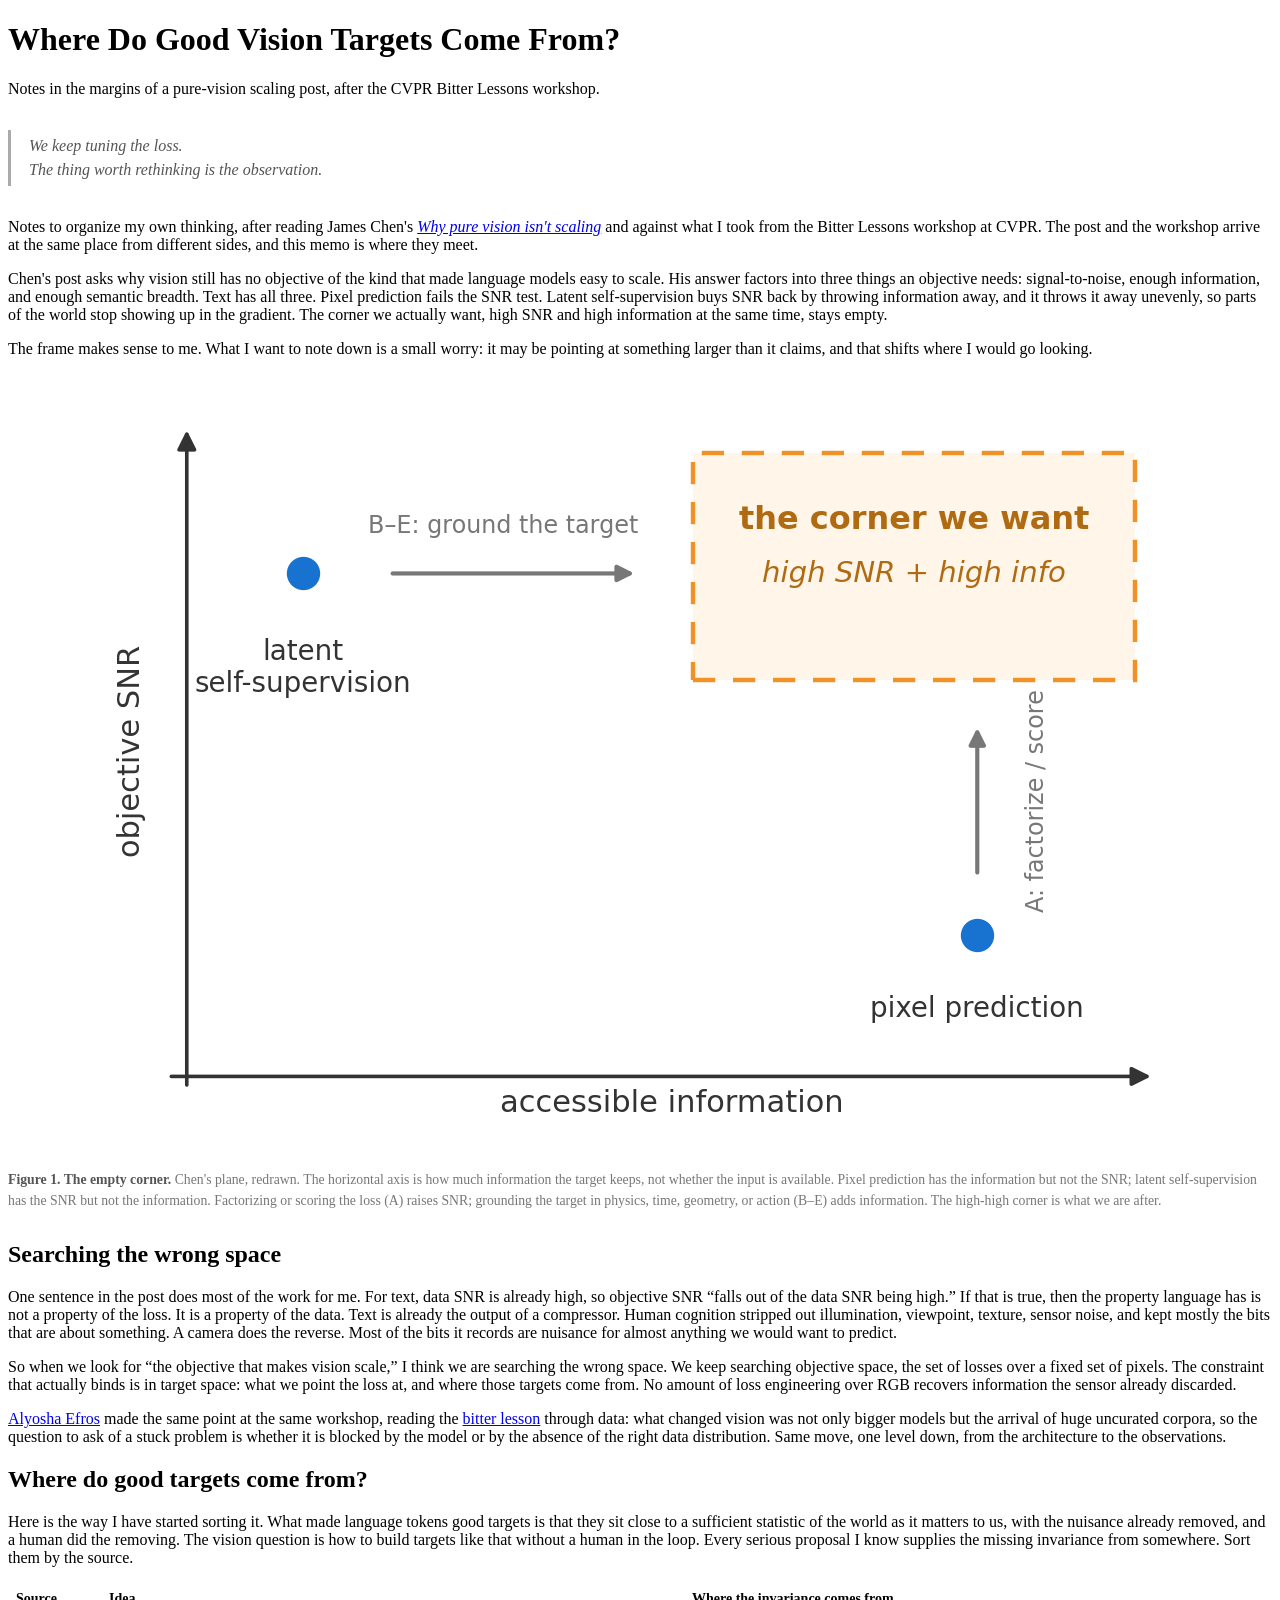
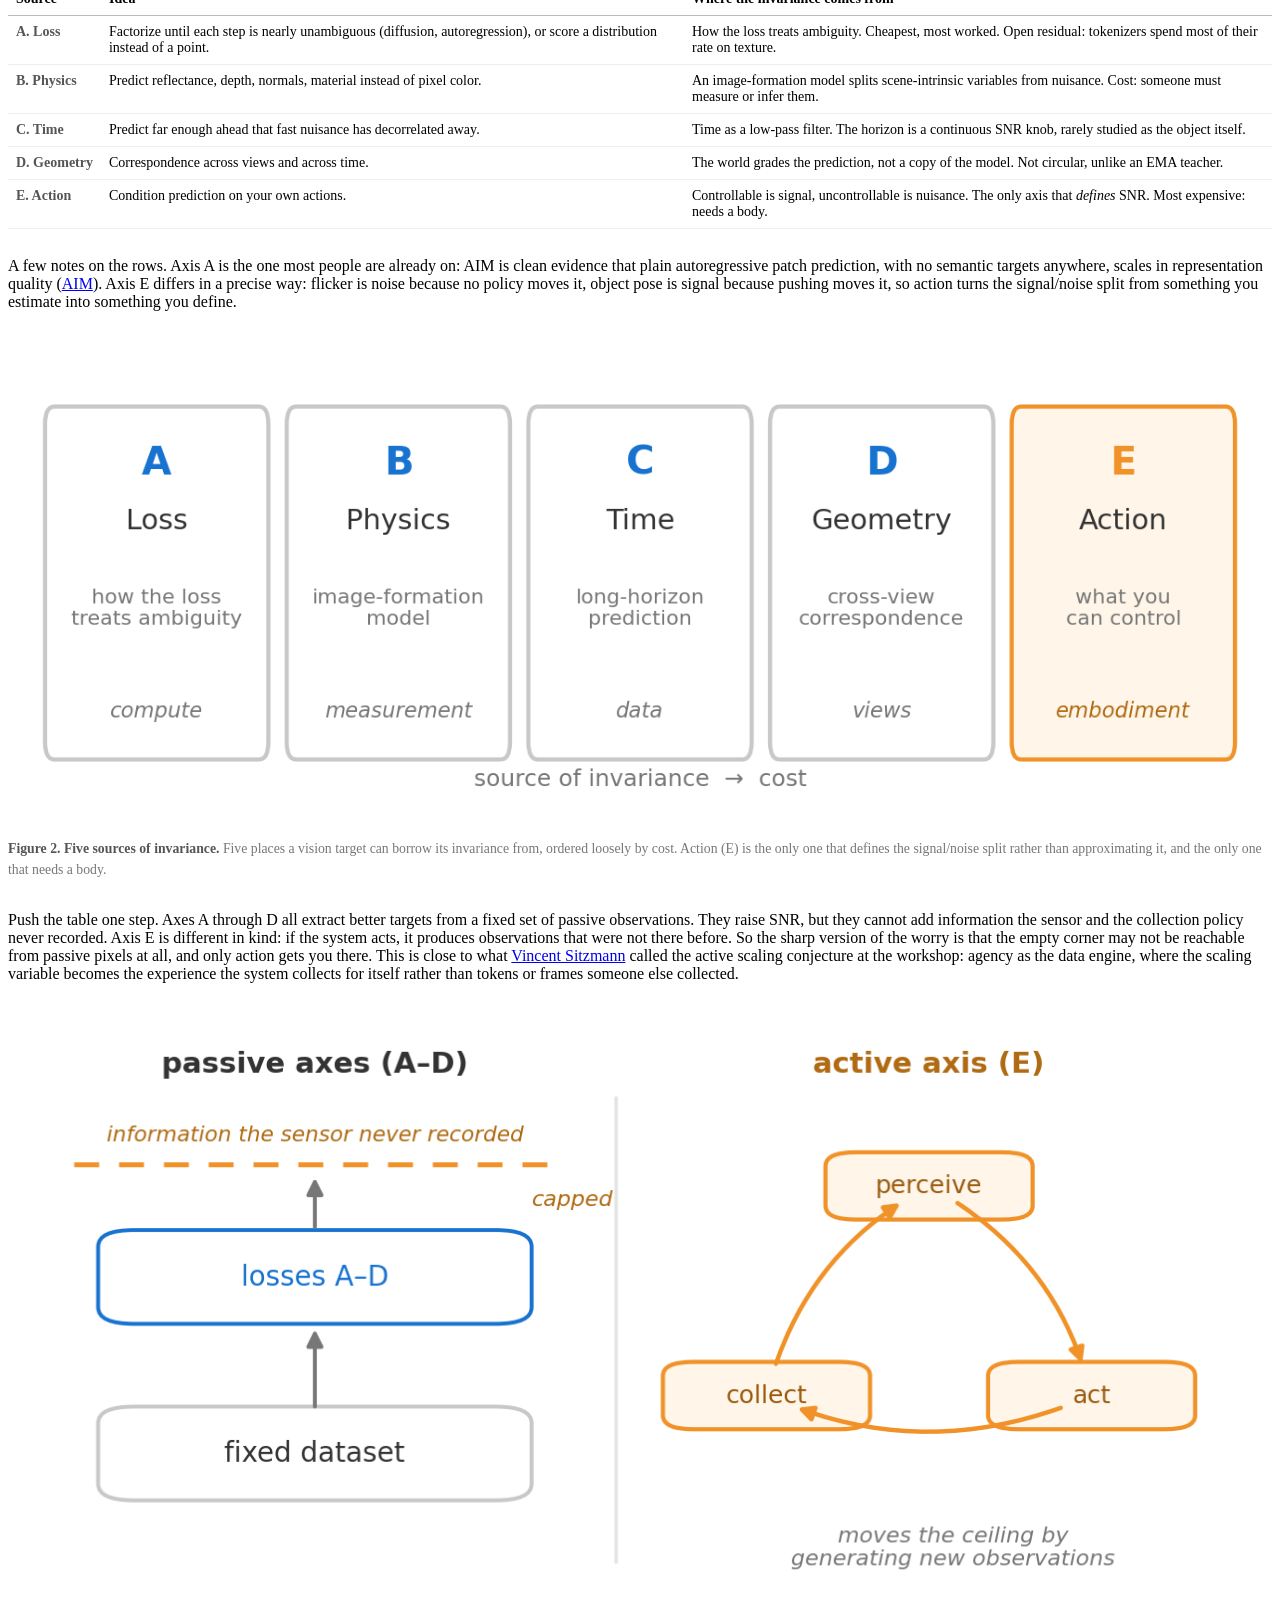
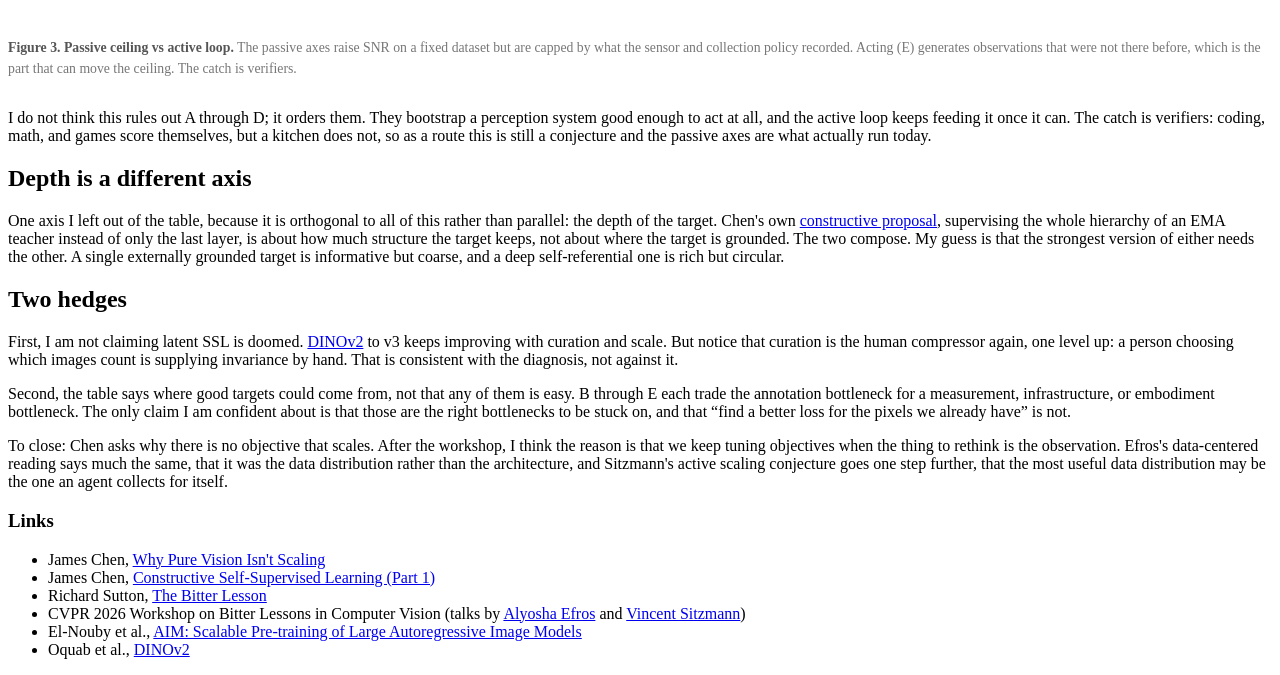
<file: blog/posts/where-good-vision-targets-come-from/index.html>
<!DOCTYPE html>
<meta charset="utf-8">
<script src="https://distill.pub/template.v2.js"></script>

<d-front-matter>
  <script type="text/json">{
    "title": "Where Do Good Vision Targets Come From?",
    "description": "Notes in the margins of James Chen's pure-vision scaling post, after the CVPR Bitter Lessons workshop."
  }</script>
</d-front-matter>

<style>
  d-article .epigraph {
    font-style: italic;
    color: #555;
    border-left: 3px solid #aaa;
    padding: 4px 0 4px 18px;
    margin: 32px 0;
    line-height: 1.5;
  }
  d-article blockquote {
    border-left: 3px solid #ddd;
    color: #444;
    padding: 4px 0 4px 16px;
    margin: 16px 0;
  }
  d-article .figure-placeholder {
    border: 1px dashed #c8c8c8;
    background: #fafafa;
    padding: 20px 22px;
    border-radius: 4px;
    color: #777;
    font-size: 0.92em;
    margin: 28px 0;
    line-height: 1.5;
  }
  d-article .figure-placeholder strong {
    color: #555;
    display: block;
    margin-bottom: 6px;
    font-size: 0.95em;
    letter-spacing: 0.02em;
  }
  d-article .figure-placeholder em { color: #888; }
  d-article figure {
    margin: 30px 0;
    text-align: center;
  }
  d-article figure img {
    max-width: 100%;
    height: auto;
  }
  d-article figure figcaption {
    margin-top: 10px;
    font-size: 0.86em;
    line-height: 1.5;
    color: #777;
    text-align: left;
  }
  d-article figure figcaption strong { color: #555; }
  d-article table.axes {
    width: 100%;
    border-collapse: collapse;
    font-size: 14px;
    margin: 16px 0 28px;
  }
  d-article table.axes th,
  d-article table.axes td {
    border-bottom: 1px solid #eee;
    padding: 8px 8px;
    vertical-align: top;
    text-align: left;
  }
  d-article table.axes th {
    border-bottom: 1px solid #bbb;
    font-weight: 600;
  }
  d-article table.axes td:first-child { white-space: nowrap; color: #555; font-weight: 600; }
</style>

<d-title>
  <h1>Where Do Good Vision Targets Come From?</h1>
  <p>Notes in the margins of a pure-vision scaling post, after the CVPR Bitter Lessons workshop.</p>
</d-title>

<d-article>

<p class="epigraph">
  We keep tuning the loss.<br>
  The thing worth rethinking is the observation.
</p>

<p>
  Notes to organize my own thinking, after reading James Chen's
  <a href="https://jchencxh.github.io/blog/scaling-law-for-pure-vision/"><em>Why pure vision isn't scaling</em></a>
  and against what I took from the Bitter Lessons workshop at CVPR. The post and
  the workshop arrive at the same place from different sides, and this memo is
  where they meet.
</p>

<p>
  Chen's post asks why vision still has no objective of the kind that made
  language models easy to scale. His answer factors into three things an
  objective needs: signal-to-noise, enough information, and enough semantic
  breadth. Text has all three. Pixel prediction fails the SNR test. Latent
  self-supervision buys SNR back by throwing information away, and it throws it
  away unevenly, so parts of the world stop showing up in the gradient.
  The corner we actually want, high SNR and high information at the same time,
  stays empty.
</p>

<p>
  The frame makes sense to me. What I want to note down is a small worry: it may
  be pointing at something larger than it claims, and that shifts where I would go
  looking.
</p>

<figure>
  <img src="assets/fig1-empty-corner.png"
       alt="A plane with axes objective SNR and accessible information. Pixel prediction is high-information, low-SNR; latent self-supervision is high-SNR, low-information; the high-high corner is empty.">
  <figcaption>
    <strong>Figure 1. The empty corner.</strong> Chen's plane, redrawn. The
    horizontal axis is how much information the target keeps, not whether the
    input is available. Pixel
    prediction has the information but not the SNR; latent self-supervision has
    the SNR but not the information. Factorizing or scoring the loss (A) raises
    SNR; grounding the target in physics, time, geometry, or action (B&ndash;E)
    adds information. The high-high corner is what we are after.
  </figcaption>
</figure>

<h2>Searching the wrong space</h2>

<p>
  One sentence in the post does most of the work for me. For text, data SNR is
  already high, so objective SNR &ldquo;falls out of the data SNR being high.&rdquo;
  If that is true, then the property language has is not a property of the loss.
  It is a property of the data. Text is already the output of a compressor. Human
  cognition stripped out illumination, viewpoint, texture, sensor noise, and kept
  mostly the bits that are about something. A camera does the reverse. Most of the
  bits it records are nuisance for almost anything we would want to predict.
</p>

<p>
  So when we look for &ldquo;the objective that makes vision scale,&rdquo; I think
  we are searching the wrong space. We keep searching objective space, the set of
  losses over a fixed set of pixels. The constraint that actually binds is in
  target space: what we point the loss at, and where those targets come from. No
  amount of loss engineering over RGB recovers information the sensor already
  discarded.
</p>

<p>
  <a href="https://people.eecs.berkeley.edu/~efros/">Alyosha Efros</a> made the
  same point at the same workshop, reading the
  <a href="http://www.incompleteideas.net/IncIdeas/BitterLesson.html">bitter lesson</a>
  through data: what changed vision was not
  only bigger models but the arrival of huge uncurated corpora, so the question
  to ask of a stuck problem is whether it is blocked by the model or by the
  absence of the right data distribution. Same move, one level down, from the
  architecture to the observations.
</p>

<h2>Where do good targets come from?</h2>

<p>
  Here is the way I have started sorting it. What made language tokens good
  targets is that they sit close to a sufficient statistic of the world as it
  matters to us, with the nuisance already removed, and a human did the removing.
  The vision question is how to build targets like that without a human in the
  loop. Every serious proposal I know supplies the missing invariance from
  somewhere. Sort them by the source.
</p>

<table class="axes">
  <thead><tr><th>Source</th><th>Idea</th><th>Where the invariance comes from</th></tr></thead>
  <tbody>
    <tr>
      <td>A. Loss</td>
      <td>Factorize until each step is nearly unambiguous (diffusion, autoregression), or score a distribution instead of a point.</td>
      <td>How the loss treats ambiguity. Cheapest, most worked. Open residual: tokenizers spend most of their rate on texture.</td>
    </tr>
    <tr>
      <td>B. Physics</td>
      <td>Predict reflectance, depth, normals, material instead of pixel color.</td>
      <td>An image-formation model splits scene-intrinsic variables from nuisance. Cost: someone must measure or infer them.</td>
    </tr>
    <tr>
      <td>C. Time</td>
      <td>Predict far enough ahead that fast nuisance has decorrelated away.</td>
      <td>Time as a low-pass filter. The horizon is a continuous SNR knob, rarely studied as the object itself.</td>
    </tr>
    <tr>
      <td>D. Geometry</td>
      <td>Correspondence across views and across time.</td>
      <td>The world grades the prediction, not a copy of the model. Not circular, unlike an EMA teacher.</td>
    </tr>
    <tr>
      <td>E. Action</td>
      <td>Condition prediction on your own actions.</td>
      <td>Controllable is signal, uncontrollable is nuisance. The only axis that <em>defines</em> SNR. Most expensive: needs a body.</td>
    </tr>
  </tbody>
</table>

<p>
  A few notes on the rows. Axis A is the one most people are already on: AIM is
  clean evidence that plain autoregressive patch prediction, with no semantic
  targets anywhere, scales in representation quality
  (<a href="https://arxiv.org/abs/2401.08541">AIM</a>). Axis E differs in a precise way:
  flicker is noise because no policy moves it, object pose is signal because
  pushing moves it, so action turns the signal/noise split from something you
  estimate into something you define.
</p>

<figure>
  <img src="assets/fig2-five-sources.png"
       alt="Five cards: A Loss, B Physics, C Time, D Geometry, E Action, each with its source of invariance and its cost. Action is highlighted.">
  <figcaption>
    <strong>Figure 2. Five sources of invariance.</strong> Five places a vision
    target can borrow its invariance from, ordered loosely by cost. Action (E) is
    the only one that defines the signal/noise split rather than approximating it,
    and the only one that needs a body.
  </figcaption>
</figure>

<p>
  Push the table one step. Axes A through D all extract better targets from a
  fixed set of passive observations. They raise SNR, but they cannot add
  information the sensor and the collection policy never recorded. Axis E is
  different in kind: if the system acts, it produces observations that were not
  there before. So the sharp version of the worry is that the empty corner may not
  be reachable from passive pixels at all, and only action gets you there. This is
  close to what <a href="https://www.vincentsitzmann.com/">Vincent Sitzmann</a>
  called the active scaling conjecture at the workshop: agency as the data engine,
  where the scaling variable becomes the experience the system collects for itself
  rather than tokens or frames someone else collected.
</p>

<figure>
  <img src="assets/fig3-passive-vs-active.png"
       alt="Left: a fixed dataset feeding losses A to D, capped by a dashed ceiling marking information the sensor never recorded. Right: a perceive-act-collect loop labeled axis E.">
  <figcaption>
    <strong>Figure 3. Passive ceiling vs active loop.</strong> The passive axes
    raise SNR on a fixed dataset but are capped by what the sensor and collection
    policy recorded. Acting (E) generates observations that were not there before,
    which is the part that can move the ceiling. The catch is verifiers.
  </figcaption>
</figure>

<p>
  I do not think this rules out A through D; it orders them. They bootstrap a
  perception system good enough to act at all, and the active loop keeps feeding
  it once it can. The catch is verifiers: coding, math, and games score
  themselves, but a kitchen does not, so as a route this is still a conjecture and
  the passive axes are what actually run today.
</p>

<h2>Depth is a different axis</h2>

<p>
  One axis I left out of the table, because it is orthogonal to all of this rather
  than parallel: the depth of the target. Chen's own
  <a href="https://jchencxh.github.io/blog/constructive-self-supervised-learning-part-1/">constructive proposal</a>,
  supervising the whole hierarchy of
  an EMA teacher instead of only the last layer, is about how much structure the
  target keeps, not about where the target is grounded. The two compose. My guess
  is that the strongest version of either needs the other. A single
  externally grounded target is informative but coarse, and a deep self-referential
  one is rich but circular.
</p>

<h2>Two hedges</h2>

<p>
  First, I am not claiming latent SSL is doomed.
  <a href="https://arxiv.org/abs/2304.07193">DINOv2</a> to v3 keeps improving with
  curation and scale. But notice that curation is
  the human compressor again, one level up: a person choosing which images count
  is supplying invariance by hand. That is consistent with the diagnosis, not
  against it.
</p>

<p>
  Second, the table says where good targets could come from, not that any of them
  is easy. B through E each trade the annotation bottleneck for a measurement,
  infrastructure, or embodiment bottleneck. The only claim I am confident about is
  that those are the right bottlenecks to be stuck on, and that &ldquo;find a
  better loss for the pixels we already have&rdquo; is not.
</p>

<p>
  To close: Chen asks why there is no objective that scales. After the workshop, I
  think the reason is that we keep tuning objectives when the thing to rethink is
  the observation. Efros's data-centered reading says much the same, that it was
  the data distribution rather than the architecture, and Sitzmann's active
  scaling conjecture goes one step further, that the most useful data distribution
  may be the one an agent collects for itself.
</p>

</d-article>

<d-appendix>

<h3>Links</h3>
<ul>
  <li>James Chen, <a href="https://jchencxh.github.io/blog/scaling-law-for-pure-vision/">Why Pure Vision Isn't Scaling</a></li>
  <li>James Chen, <a href="https://jchencxh.github.io/blog/constructive-self-supervised-learning-part-1/">Constructive Self-Supervised Learning (Part 1)</a></li>
  <li>Richard Sutton, <a href="http://www.incompleteideas.net/IncIdeas/BitterLesson.html">The Bitter Lesson</a></li>
  <li>CVPR 2026 Workshop on Bitter Lessons in Computer Vision (talks by <a href="https://people.eecs.berkeley.edu/~efros/">Alyosha Efros</a> and <a href="https://www.vincentsitzmann.com/">Vincent Sitzmann</a>)</li>
  <li>El-Nouby et al., <a href="https://arxiv.org/abs/2401.08541">AIM: Scalable Pre-training of Large Autoregressive Image Models</a></li>
  <li>Oquab et al., <a href="https://arxiv.org/abs/2304.07193">DINOv2</a></li>
</ul>

</d-appendix>
</file>
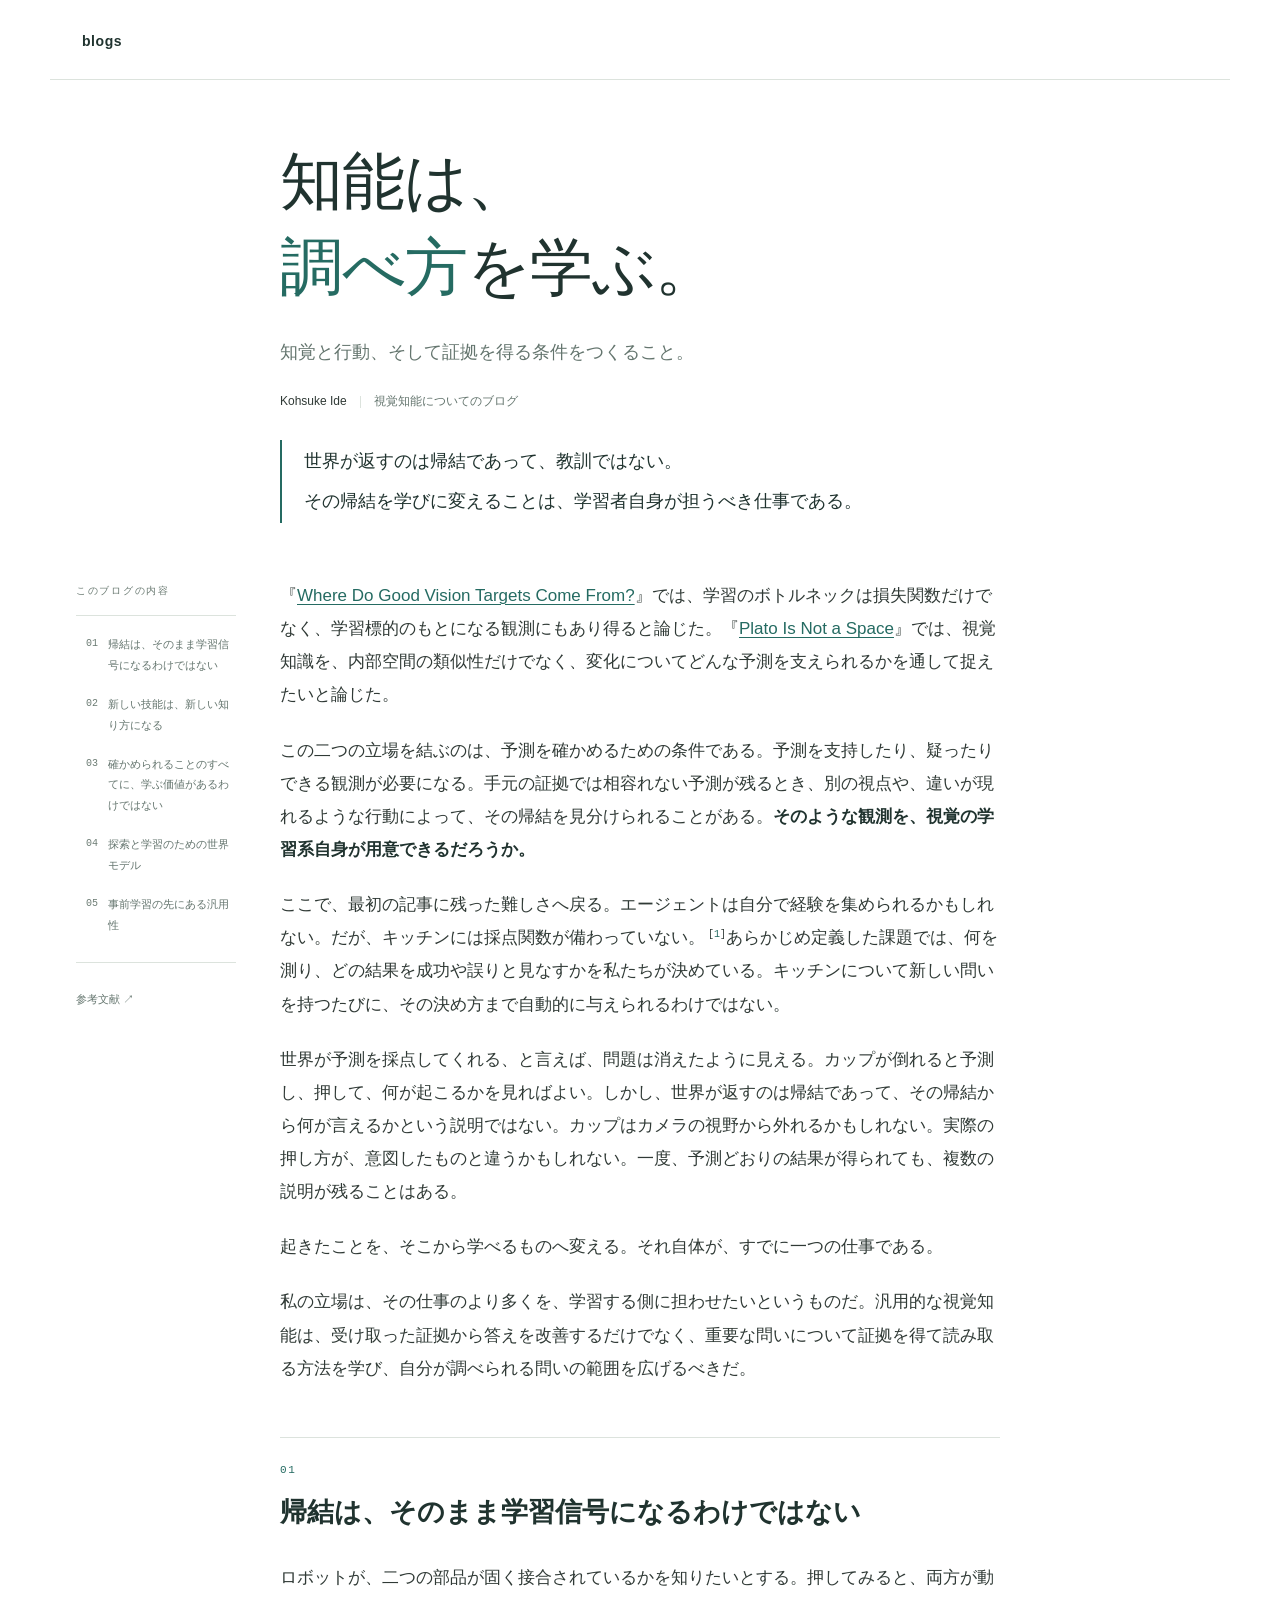
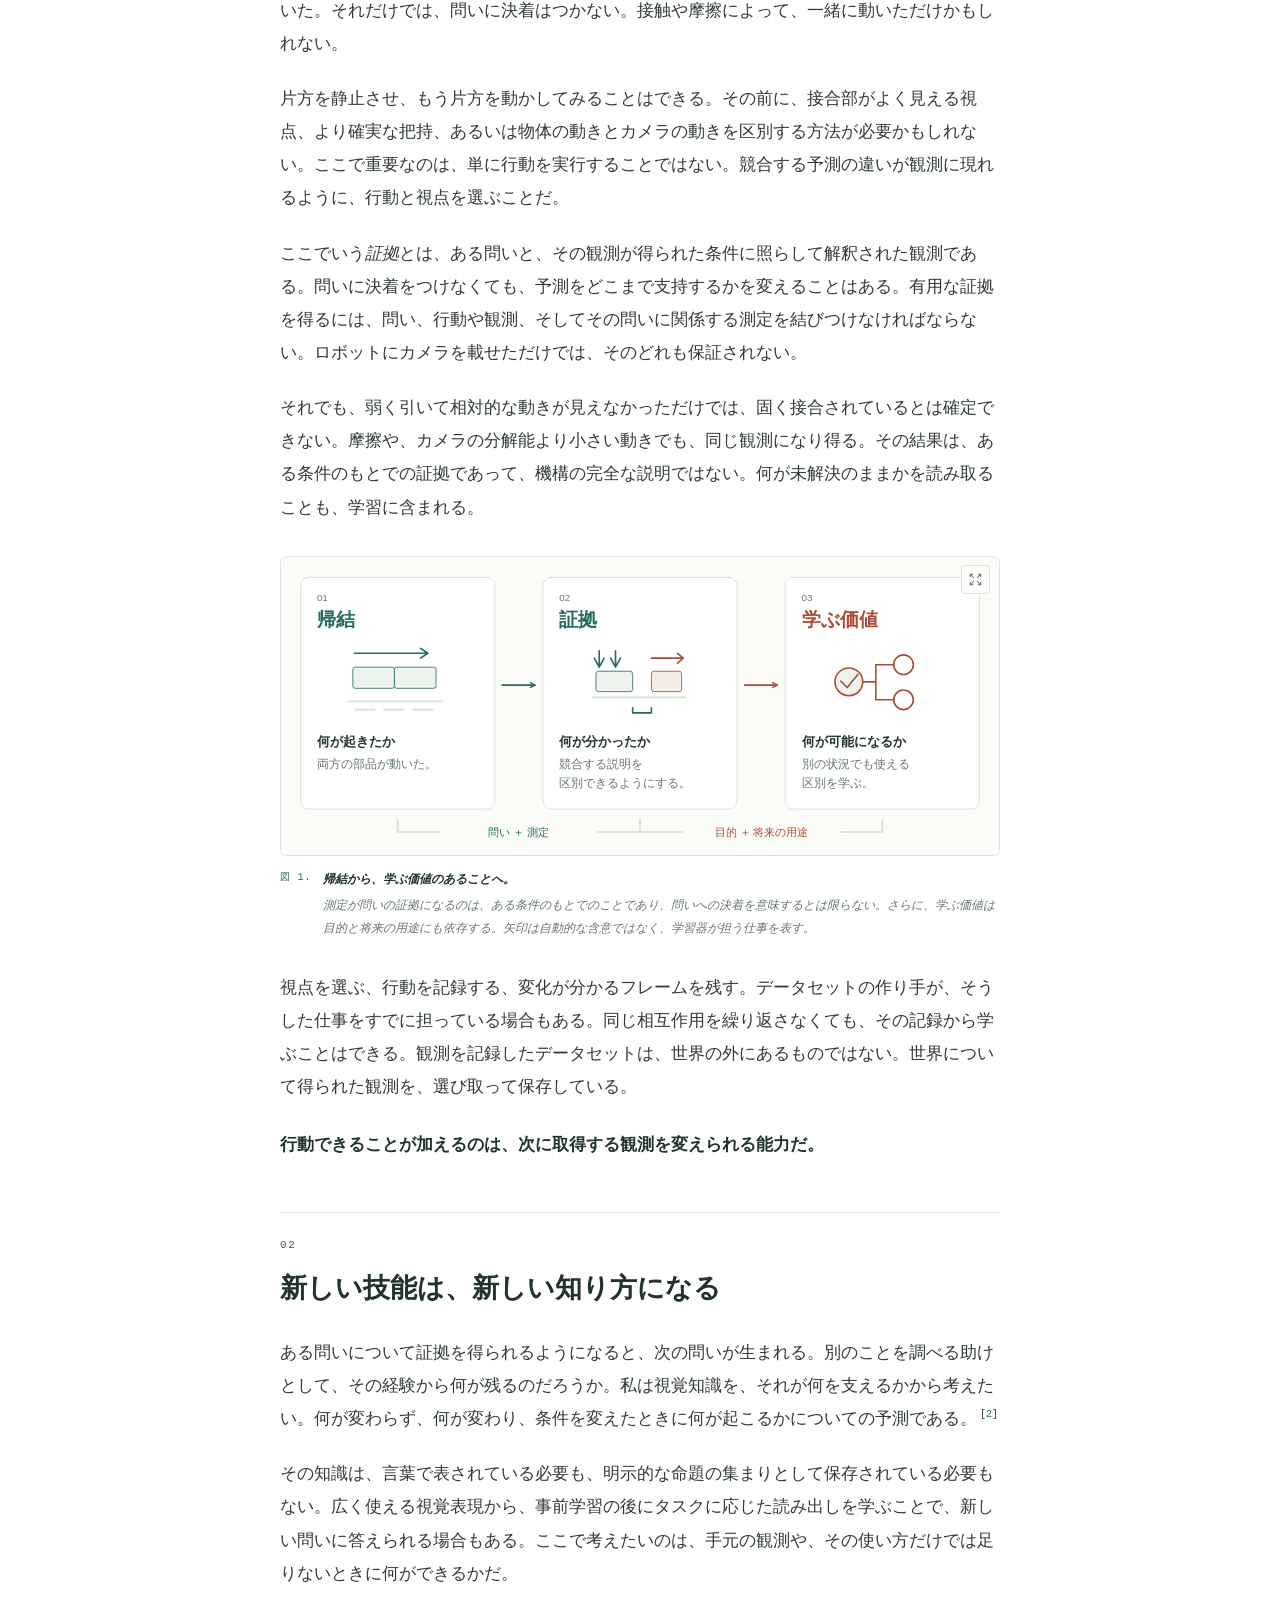
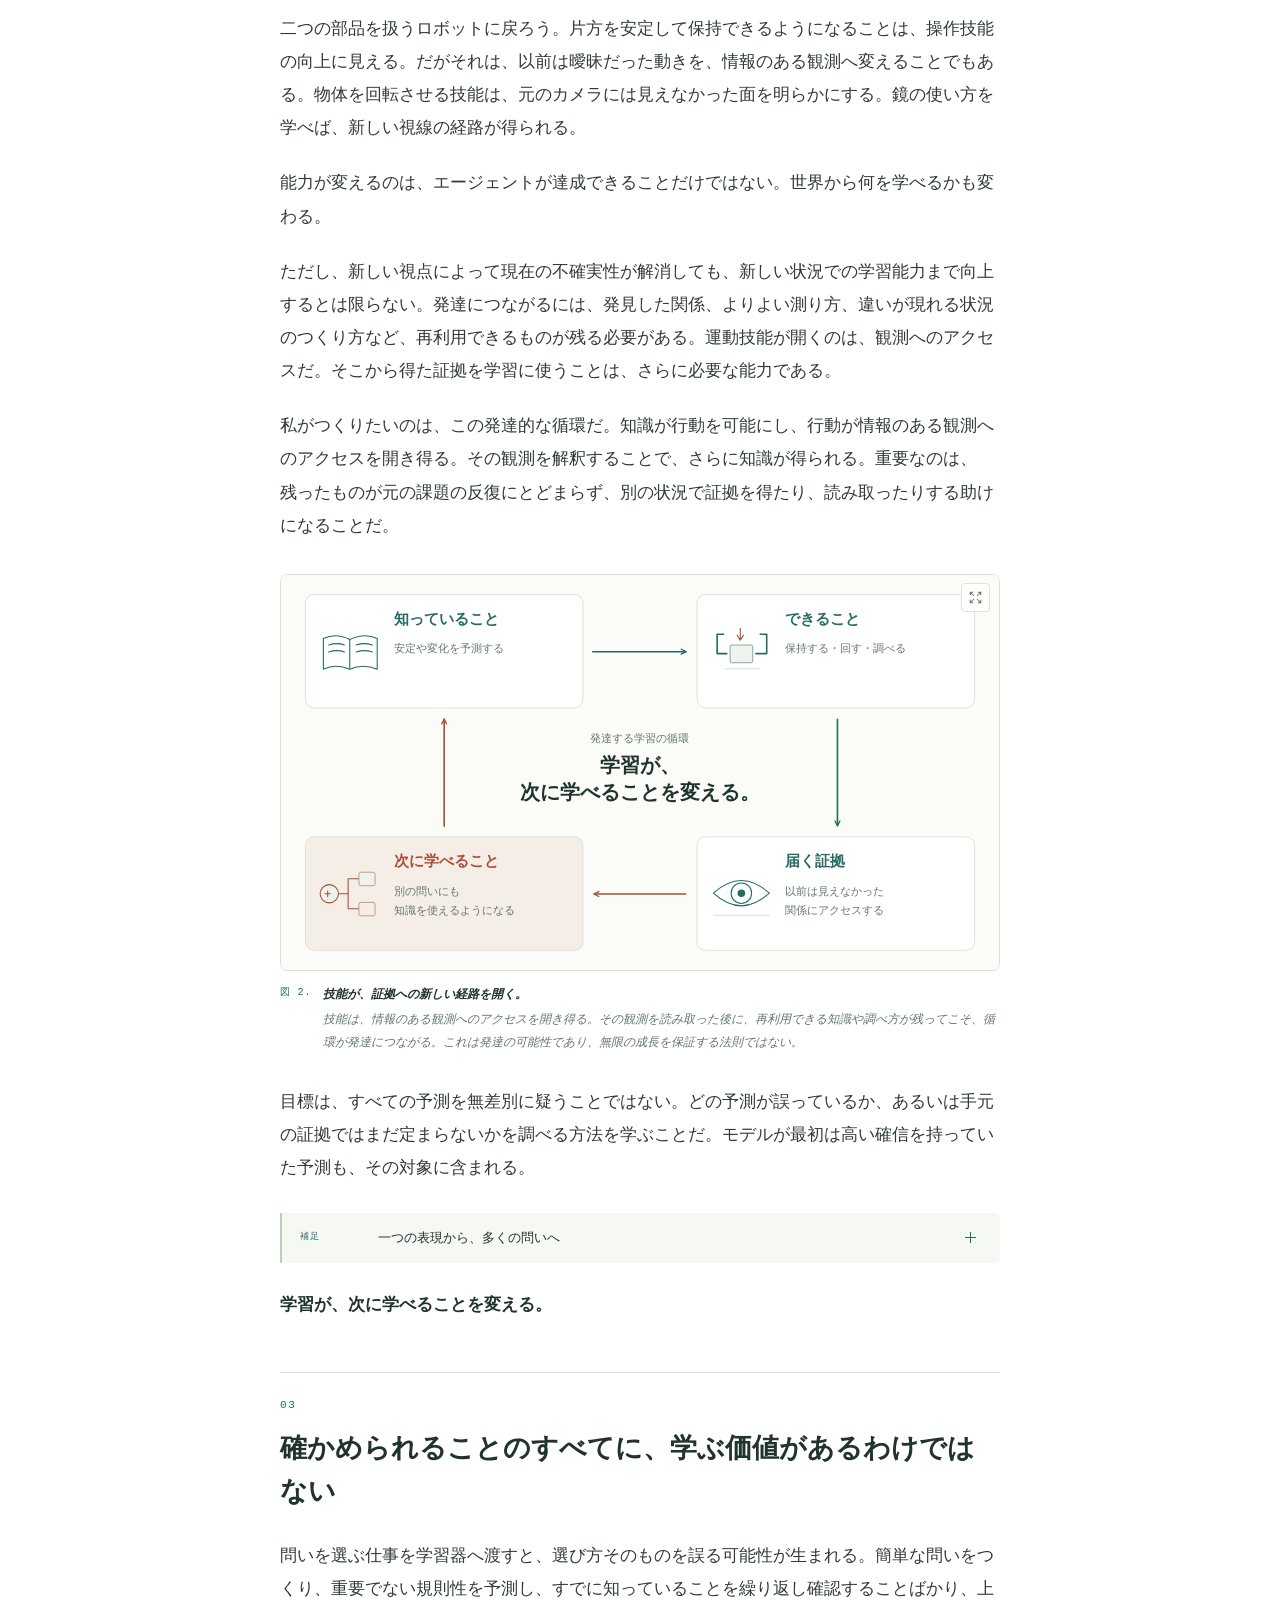
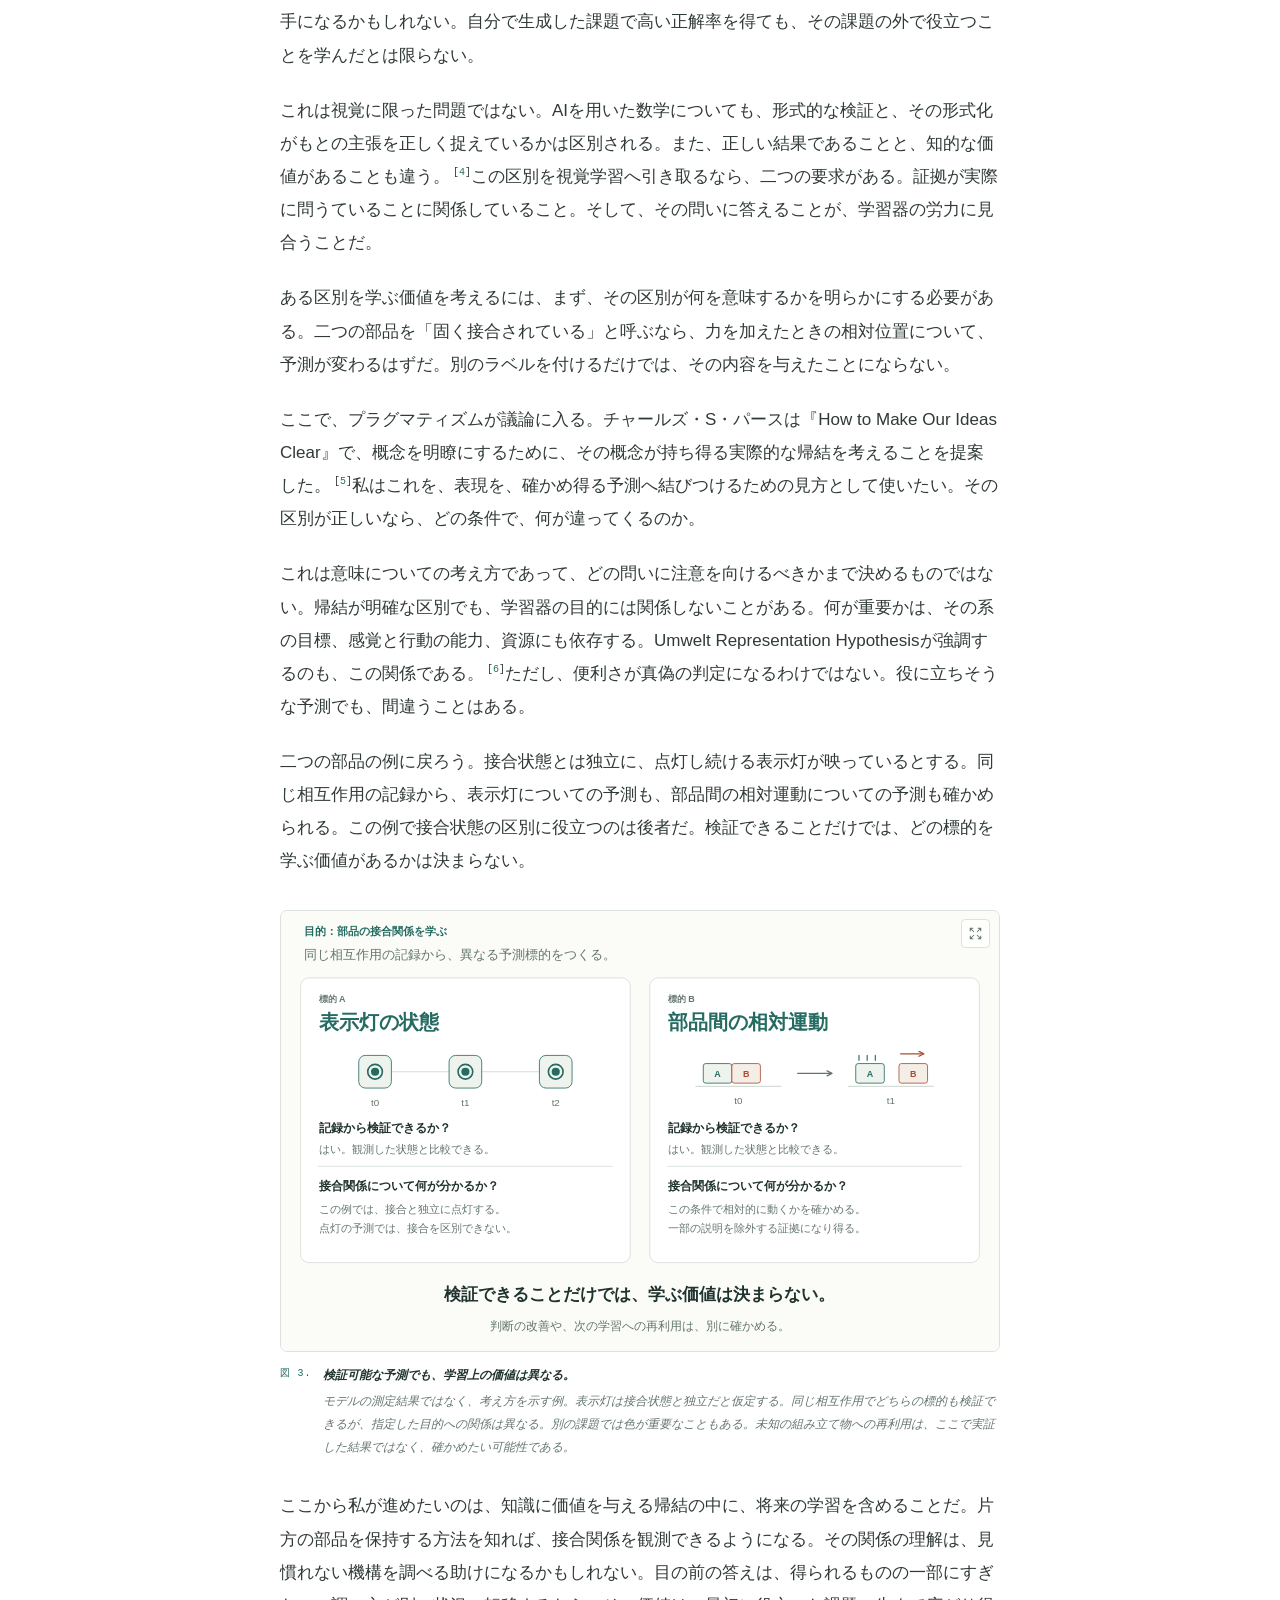
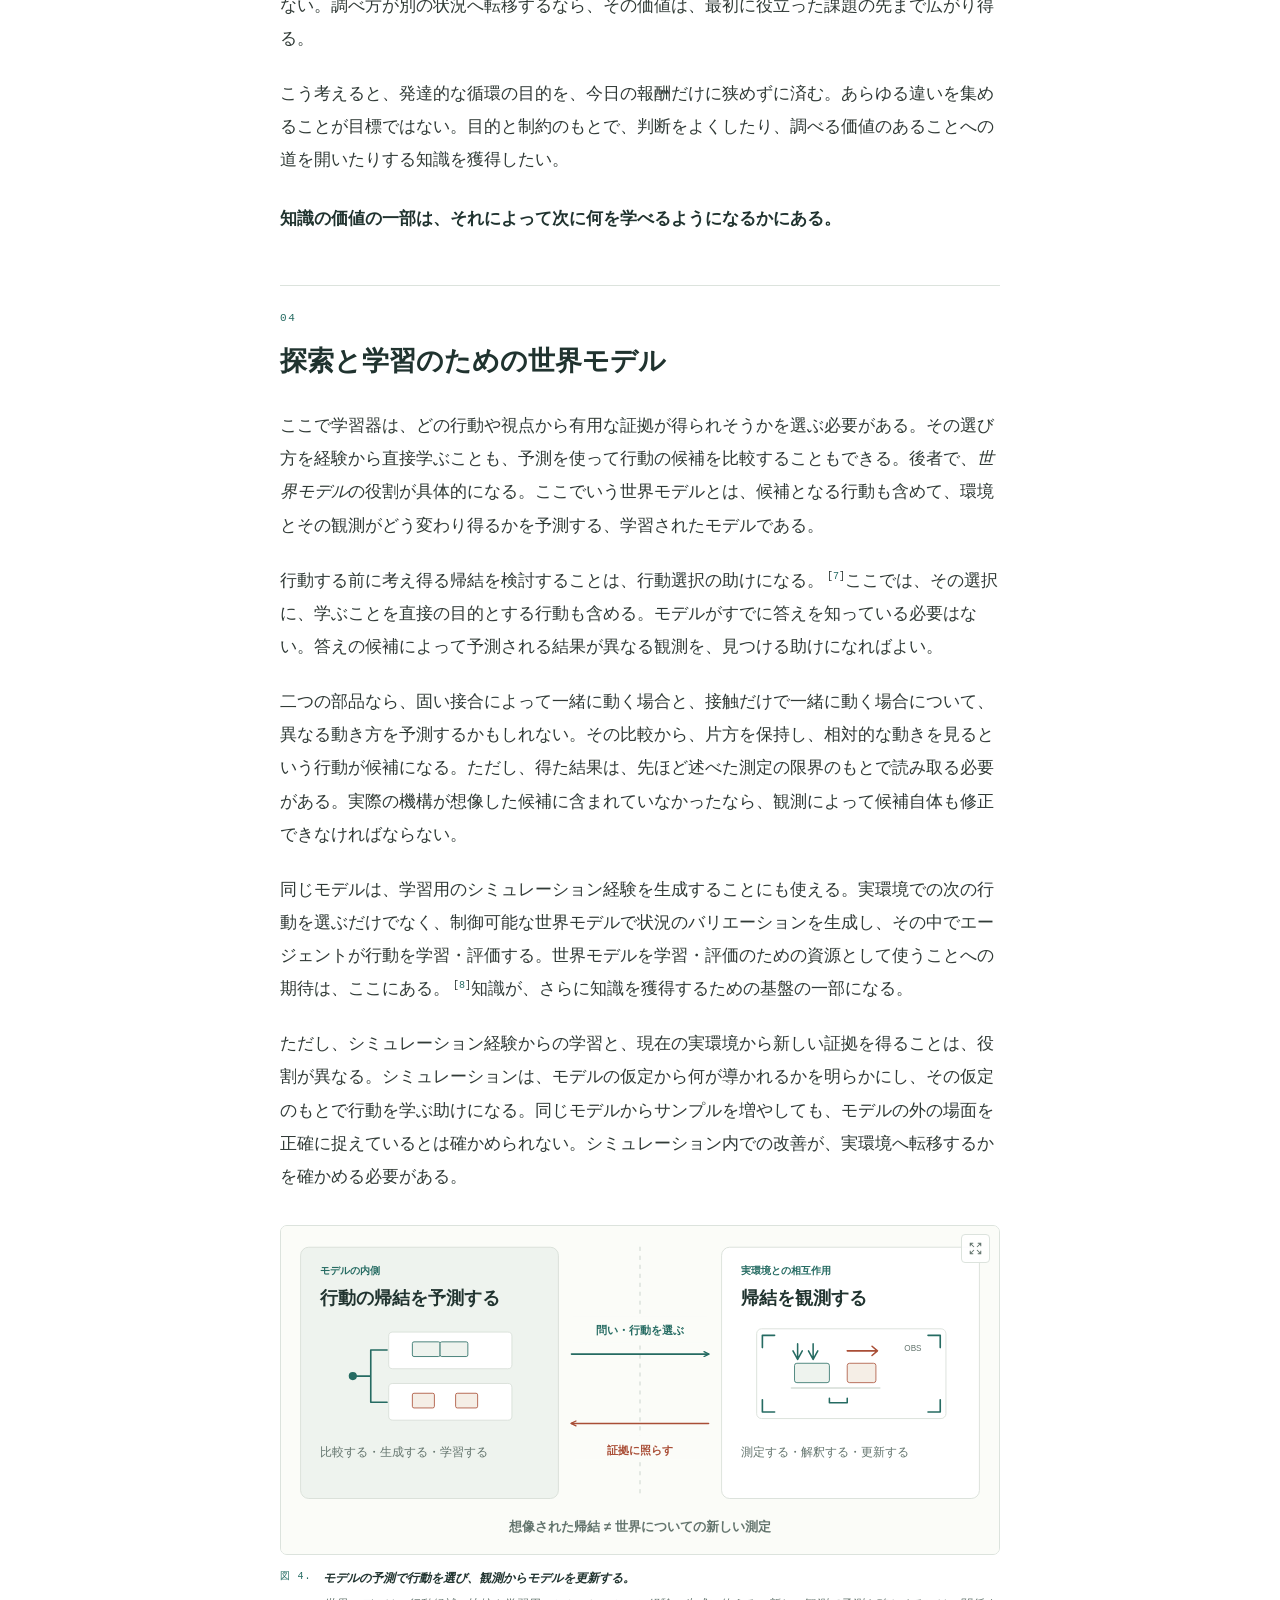
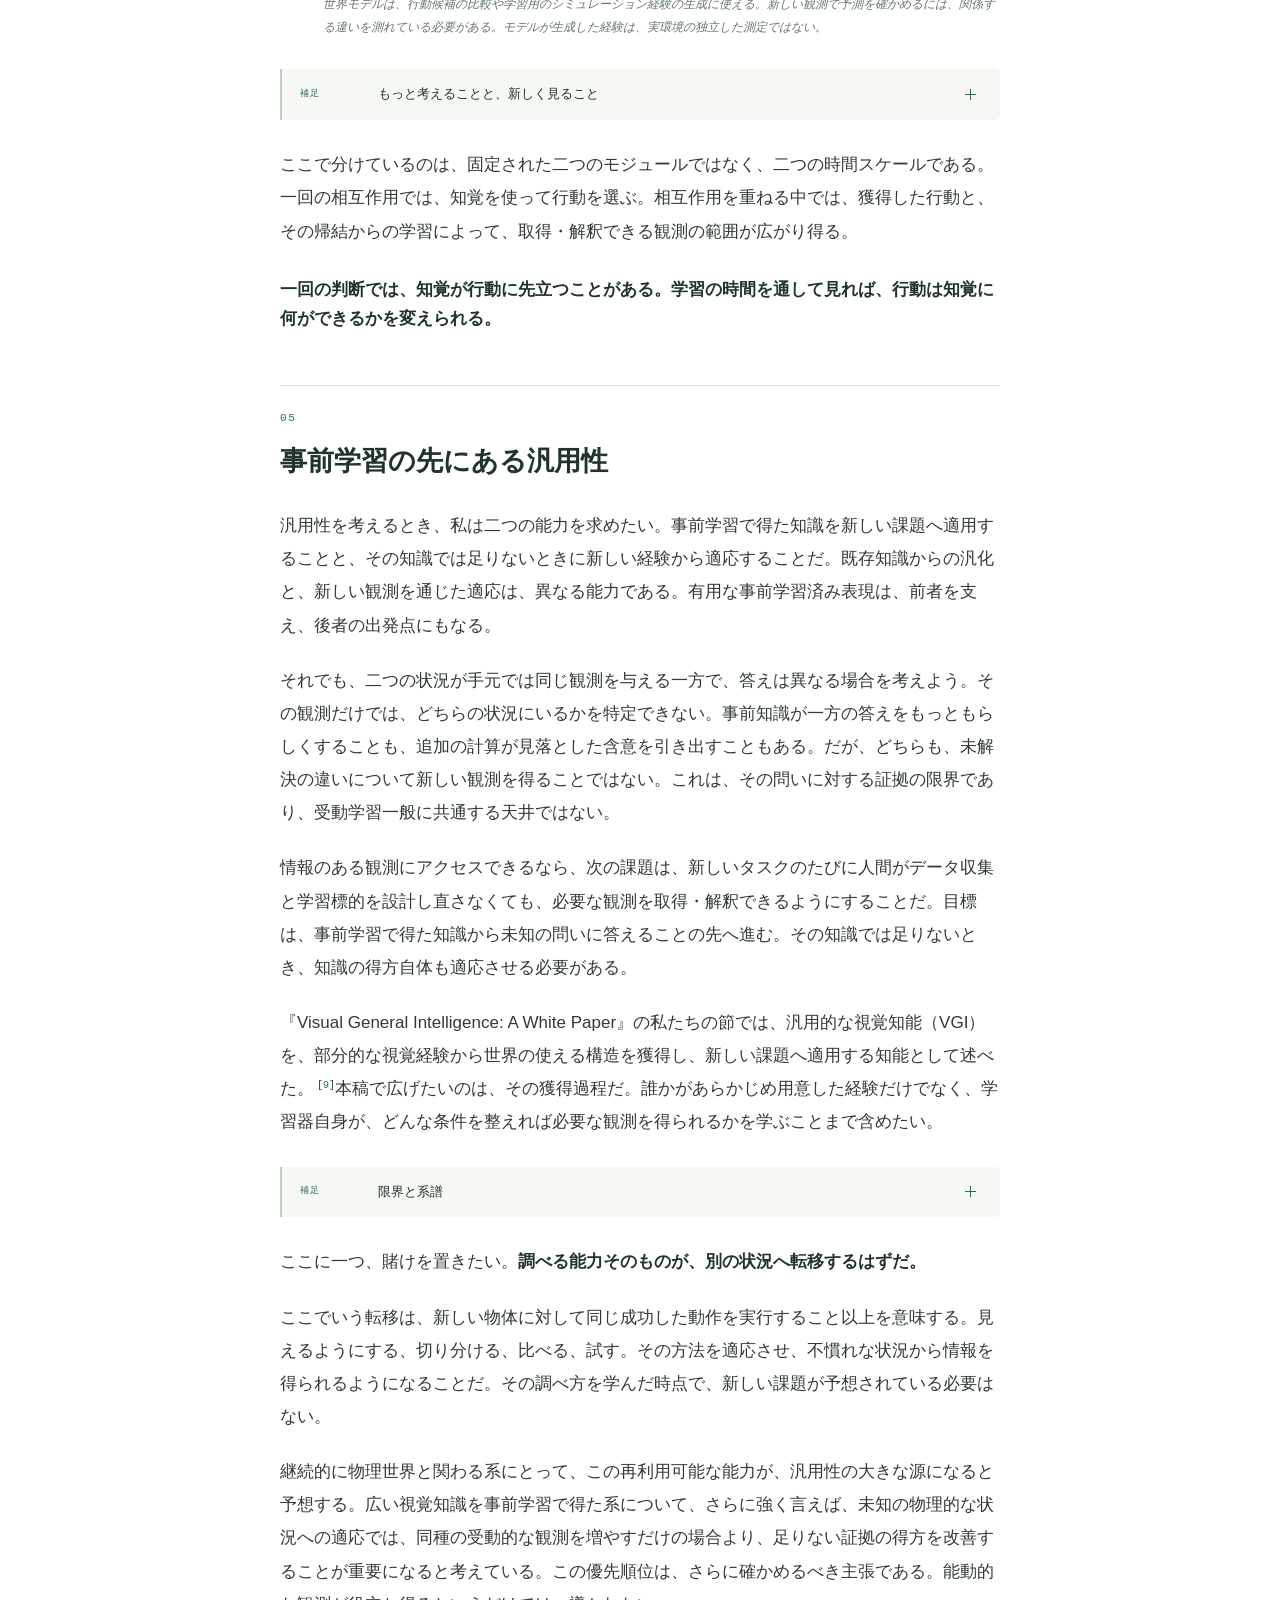
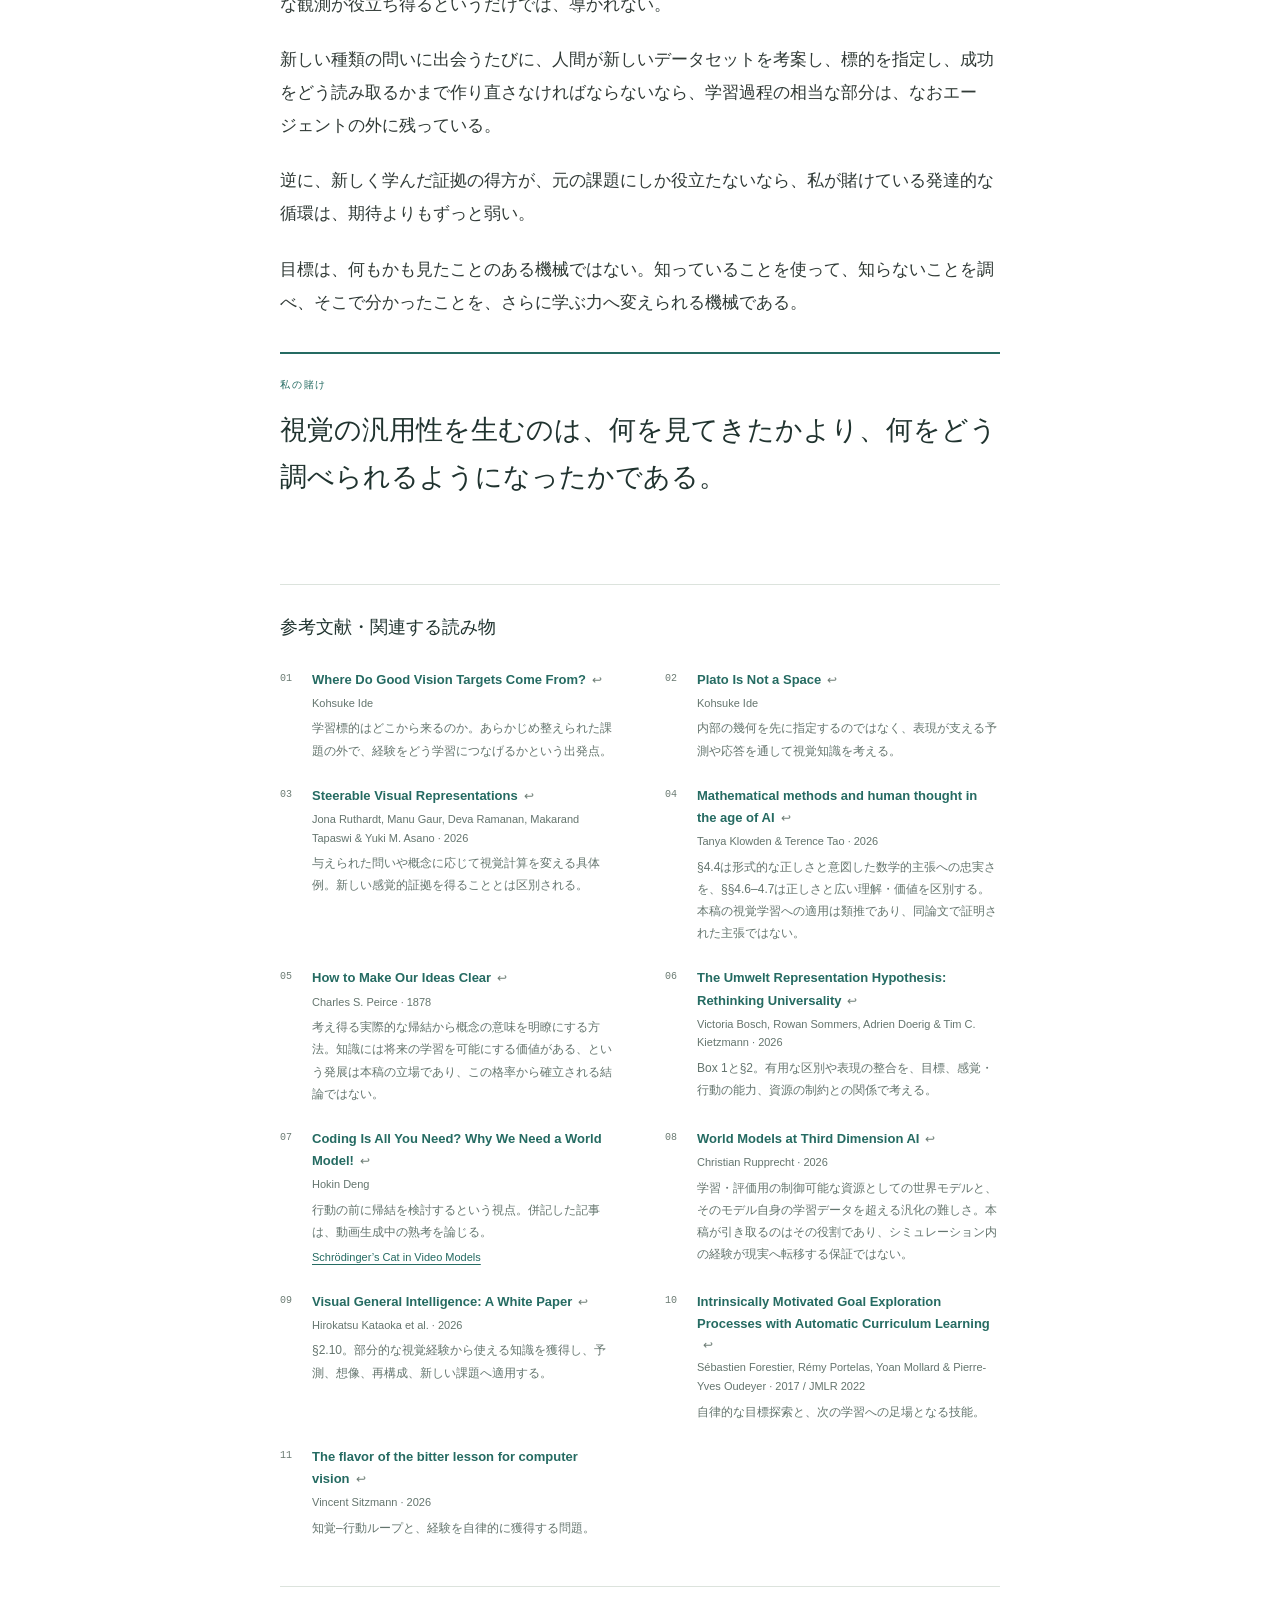
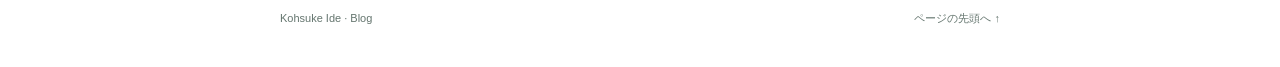
<file: blog/posts/intelligence-learns-how-to-find-out/ja.html>
<!doctype html>
<html lang="ja">
<head>
<meta charset="utf-8"><meta name="viewport" content="width=device-width,initial-scale=1">
<meta name="description" content="与えられた証拠から学ぶだけでなく、重要な問いについて証拠を得る方法そのものを学ぶ視覚知能。">
<meta name="robots" content="noindex,nofollow,noarchive"><meta name="referrer" content="no-referrer"><meta name="color-scheme" content="light">
<meta name="author" content="Kohsuke Ide">
<title>知能は、調べ方を学ぶ · Kohsuke Ide</title>
<script type="application/ld+json">{"@context": "https://schema.org", "@type": "BlogPosting", "headline": "知能は、調べ方を学ぶ", "description": "与えられた証拠から学ぶだけでなく、重要な問いについて証拠を得る方法そのものを学ぶ視覚知能。", "inLanguage": "ja", "author": {"@type": "Person", "name": "Kohsuke Ide", "url": "https://kohsukeide.github.io/"}}</script>
<style>:root{--paper:#fff;--ink:#20332f;--body:#303a36;--muted:#64756e;--quiet:#6b7b73;--rule:#dce3dd;--soft:#f6f8f4;--green:#256b62;--rust:#a94e36;--serif:Georgia,'Times New Roman',serif;--sans:-apple-system,BlinkMacSystemFont,'Segoe UI',Arial,'Noto Sans CJK JP','Hiragino Kaku Gothic ProN','Yu Gothic',Meiryo,sans-serif;--mono:'SFMono-Regular',Consolas,'Liberation Mono',monospace}
*{box-sizing:border-box}html{scroll-behavior:smooth;scroll-padding-top:28px}body{margin:0;color:var(--body);background:var(--paper);font-family:var(--sans);font-size:18px;line-height:1.8;-webkit-font-smoothing:antialiased}[hidden]{display:none!important}a{color:var(--green);text-decoration-thickness:1px;text-underline-offset:3px}a:hover{color:var(--rust)}button{font:inherit}a:focus-visible,button:focus-visible,summary:focus-visible{outline:3px solid var(--green);outline-offset:5px}::selection{background:#d9ebe2;color:#173f37}.skip-link{position:fixed;left:20px;top:-90px;background:var(--ink);color:white;padding:10px 16px;z-index:100}.skip-link:focus{top:10px}.reading-line{height:3px;position:fixed;top:0;left:0;right:0;z-index:50;pointer-events:none}.reading-line span{display:block;height:100%;width:0;background:var(--green)}
.site-header{max-width:1180px;margin:0 auto;padding:29px 32px 25px;display:flex;align-items:center;justify-content:space-between;gap:20px;border-bottom:1px solid var(--rule)}.author-mark{font-size:14px;font-weight:600;letter-spacing:.04em;text-decoration:none;color:var(--ink);display:inline-flex;align-items:center;gap:13px}.mark{width:20px;height:20px;border:1.5px solid var(--green);border-radius:50%;position:relative}.mark:before{content:'';position:absolute;left:7px;top:-4px;width:1.5px;height:25px;background:var(--paper);border-left:1.5px solid var(--green);transform:rotate(35deg)}.tools{display:flex;gap:22px;align-items:center}.lang-nav{display:flex;align-items:center;gap:14px}.lang-nav a{font-size:12px;text-decoration:none;color:var(--muted);padding:3px 0}.lang-nav a[aria-current=true]{color:var(--green);box-shadow:0 1.5px 0 var(--green);font-weight:600}.print-button{border:0;background:none;cursor:pointer;display:flex;align-items:center;gap:6px;color:var(--muted);font-size:12px;padding:4px 0}.print-button svg{width:15px;height:15px}.header-divider{width:1px;height:16px;background:var(--rule)}
.page{max-width:1260px;margin:auto;padding:0 34px}.masthead{padding:59px 0 35px;max-width:720px;margin:0 auto}.eyebrow{color:var(--green);font:10px var(--mono);letter-spacing:1.7px;text-transform:uppercase;margin:0 0 22px;display:flex;align-items:center;gap:13px}.eyebrow:before{content:'';display:block;width:24px;height:1px;background:var(--green)}h1{font:400 clamp(43px,5.5vw,72px)/1.08 var(--serif);letter-spacing:-2.2px;color:var(--ink);margin:0 0 24px;max-width:970px}h1 em{font-style:italic;color:var(--green)}.subtitle{font:21px/1.55 var(--sans);color:var(--muted);margin:0 0 23px;max-width:860px}.byline{display:flex;gap:13px;align-items:center;color:var(--muted);font-size:12px}.byline .hairline{height:12px;width:1px;background:var(--rule)}.byline strong{font-weight:500;color:var(--body)}.epigraph{margin:27px 0 0;padding:4px 0 4px 22px;border-left:2px solid var(--green);max-width:940px;color:var(--ink);font:italic 22px/1.55 var(--serif)}.epigraph p{margin:0}.epigraph p+p{margin-top:5px}.main-grid{display:grid;grid-template-columns:160px minmax(0,720px) 160px;column-gap:44px;row-gap:0;justify-content:center;align-items:start;padding-top:21px}.blog{min-width:0;grid-column:2;grid-row:1}.blog p{max-width:100%;margin:0 0 22px;overflow-wrap:break-word}.blog .intro p:first-child{font-size:19px}.blog h2{font:600 30px/1.32 var(--sans);letter-spacing:-.55px;color:var(--ink);margin:0 0 26px;max-width:720px}.blog section.blog-section{margin-top:52px;padding-top:24px;border-top:1px solid var(--rule);scroll-margin-top:30px}.section-label{display:block;font:11px/1.5 var(--mono);color:var(--green);letter-spacing:1.7px;margin-bottom:13px}.blog strong{font-weight:650;color:var(--ink)}.blog .section-close{margin-top:28px;max-width:100%;line-height:1.7}.blog .section-close strong{font-weight:650}.ref-call{font-family:var(--mono);font-size:10px;line-height:0;vertical-align:super;margin-left:3px;white-space:nowrap}.ref-call a{text-decoration:none;font-weight:400}.ref-call a:hover{background:#edf5ef}.blog .final-bet{margin:33px 0 18px;border-top:2px solid var(--green);padding:24px 0 18px;max-width:750px}.bet-label{font:10px/1.6 var(--mono);letter-spacing:1.8px;text-transform:uppercase;color:var(--green);margin-bottom:13px}.blog .final-bet p{font:400 32px/1.44 var(--serif);color:var(--ink);letter-spacing:-.5px;margin:0;max-width:745px}.final-bet p strong{font-weight:400}
.reading-rail{grid-column:1;grid-row:1;justify-self:end;width:160px;max-width:100%;position:sticky;top:33px;padding-top:5px;max-height:calc(100vh - 66px);overflow-y:auto;scrollbar-width:thin}.rail-label{font:10px/1.5 var(--mono);letter-spacing:1.7px;color:var(--quiet);text-transform:uppercase;padding-bottom:16px;border-bottom:1px solid var(--rule);margin:0 0 18px}.toc{display:flex;flex-direction:column;gap:18px}.toc a{font-size:12px;line-height:1.55;display:flex;gap:10px;text-decoration:none;color:var(--muted);padding:0}.toc a span{font:10px/1.9 var(--mono);color:var(--quiet)}.toc a.active,.toc a.active span{color:var(--green)}.toc a.active{font-weight:600}.rail-extra{margin-top:26px;padding-top:18px;border-top:1px solid var(--rule)}.rail-extra a{font-size:11px;text-decoration:none;color:var(--muted)}.toc-mobile{display:none}
.figure{margin:32px 0 31px;break-inside:avoid;max-width:100%}.figure-frame{border:1px solid var(--rule);border-radius:7px;overflow:hidden;background:#fbfcf8;position:relative}.figure-frame svg{display:block;width:100%;height:auto}.svg-mobile{display:none}.figure figcaption{display:grid;grid-template-columns:max-content minmax(0,1fr);gap:12px;padding-top:12px;font-size:12.5px;line-height:1.65;color:var(--muted);max-width:780px}.caption-no{white-space:nowrap;font:10px/1.8 var(--mono);color:var(--green);padding-top:1px;letter-spacing:.8px}.figure figcaption strong{font-weight:600}.fig-caption-text{max-width:680px;font-style:italic}.figure figcaption .caption-detail{display:block;margin-top:3px}.figure-action{position:absolute;right:9px;top:8px;width:29px;height:29px;display:flex;align-items:center;justify-content:center;border:1px solid var(--rule);border-radius:4px;background:#ffffffed;color:var(--muted);cursor:pointer}.figure-action:hover{color:var(--green);border-color:var(--green)}.figure-action svg{width:15px;height:15px}.diagram-modal{border:1px solid var(--rule);border-radius:7px;padding:20px;max-width:min(1160px,96vw);width:1120px;max-height:93vh;color:var(--ink);background:#fbfcf8}.diagram-modal::backdrop{background:#102820b0;backdrop-filter:blur(3px)}.modal-top{display:flex;justify-content:space-between;gap:20px;align-items:start;margin-bottom:12px}.modal-top p{font-size:15px;margin:0}.modal-close{font:23px/1 var(--sans);border:0;background:none;padding:0 5px;color:var(--muted);cursor:pointer}.modal-canvas{overflow:auto;max-height:76vh}.modal-canvas svg{display:block;width:100%;height:auto}.modal-caption{font-size:12px;color:var(--muted);margin-top:10px;line-height:1.6}.modal-caption:empty{display:none}
.sidenote{margin:28px 0;background:var(--soft);border-left:2px solid #bccdc0;border-radius:0 5px 5px 0;max-width:750px}.sidenote summary{list-style:none;display:grid;grid-template-columns:65px 1fr 17px;gap:13px;align-items:center;padding:16px 18px;cursor:pointer;line-height:1.45}.sidenote summary::-webkit-details-marker{display:none}.note-label{font:9px/1.7 var(--mono);color:var(--green);letter-spacing:.6px;text-transform:uppercase}.note-title{font-size:14px;color:var(--ink);font-weight:550}.note-plus{position:relative;width:11px;height:11px}.note-plus:before,.note-plus:after{content:'';position:absolute;background:var(--green)}.note-plus:before{left:0;right:0;top:5px;height:1px}.note-plus:after{left:5px;top:0;bottom:0;width:1px}.sidenote[open] .note-plus:after{display:none}.note-body{padding:0 24px 18px 96px;font-size:14.5px;line-height:1.8;color:var(--muted)}.blog .note-body p{margin:0 0 13px}.blog .note-body p:last-child{margin:0}
.references{grid-column:2;grid-row:2;margin:47px 0 0;padding:26px 0 0;border-top:1px solid var(--rule)}.references h2{font-size:18px;font-weight:500;letter-spacing:0;margin:0 0 25px;color:var(--ink)}.reference-list{margin:0;padding:0;list-style:none;display:grid;grid-template-columns:1fr 1fr;gap:23px 50px;align-items:start}.reference-list li{display:grid;grid-template-columns:24px 1fr;gap:8px;font-size:12px;line-height:1.7;scroll-margin-top:28px;min-width:0}.ref-number{font:10px/1.9 var(--mono);color:var(--quiet)}.reference-list li:target{background:#f2f8f1;outline:8px solid #f2f8f1;border-radius:2px}.reference-list .ref-title{font-size:13px;font-weight:550;text-decoration:none;color:var(--green);overflow-wrap:anywhere}.ref-author{display:block;color:var(--muted);font-size:11px;margin:3px 0}.ref-description{margin:5px 0 0;color:var(--muted)}.extra-reference{font-size:11px;display:inline-block;margin-top:5px}.ref-back{display:inline-block;margin-left:6px;font-size:12px;text-decoration:none;color:var(--quiet)}.footer{max-width:720px;margin:47px auto 0;padding:22px 0 38px;border-top:1px solid var(--rule);display:flex;justify-content:space-between;gap:20px;align-items:center;font-size:11px;color:var(--muted)}.footer a{color:var(--muted);text-decoration:none}.footer a:hover{color:var(--green)}
:lang(ja) .masthead h1{font-family:'Noto Serif CJK JP','Hiragino Mincho ProN','Yu Mincho',serif;font-size:clamp(39px,5.5vw,63px);line-height:1.37;letter-spacing:-1px}:lang(ja) .masthead h1 em{font-style:normal}:lang(ja) .subtitle{font-size:18px;line-height:1.8}:lang(ja) .epigraph{font-family:var(--sans);font-style:normal;font-size:18px;line-height:1.95}:lang(ja) .blog{font-size:17px;line-height:1.95;line-break:strict;overflow-wrap:anywhere}:lang(ja) .blog h2{font-size:27px;line-height:1.6;letter-spacing:0;max-width:740px}:lang(ja) .blog .intro p:first-child{font-size:17px}:lang(ja) .blog .final-bet p{font-family:'Noto Serif CJK JP','Hiragino Mincho ProN','Yu Mincho',serif;font-size:27px;line-height:1.75;letter-spacing:0}:lang(ja) .note-body{font-size:13.5px;line-height:1.95}:lang(ja) .note-title{font-size:13px}:lang(ja) .figure figcaption{font-size:12px;line-height:1.9}:lang(ja) .toc a{font-size:11px;line-height:1.9}:lang(ja) .ref-description{line-height:1.85}
@media(min-width:1300px){.masthead{padding-top:70px}.epigraph{margin-top:34px}.main-grid{padding-top:28px}}
@media(max-width:1195px) and (min-width:1000px){.page{max-width:1000px;padding:0 22px}.masthead{max-width:650px;padding-top:45px}.site-header{max-width:1000px}.main-grid{grid-template-columns:132px minmax(0,650px) 132px;column-gap:20px;padding-top:20px}.reading-rail{display:block;width:132px}.reading-rail .toc{gap:14px}.reading-rail .toc a{font-size:11px;line-height:1.45;gap:7px}.reading-rail .toc a span{font-size:9px}.rail-label{font-size:9px;letter-spacing:1.25px}.blog h2{max-width:650px}.footer{max-width:650px;margin-top:35px}.references{margin-top:37px}}
@media(max-width:999px){.page{max-width:824px;padding:0 32px}.main-grid{display:block}.reading-rail{display:none}.masthead{max-width:760px;padding-top:45px}.site-header{max-width:824px}.toc-mobile{display:block;max-width:760px;margin:27px 0 0;border-top:1px solid var(--rule);border-bottom:1px solid var(--rule)}.toc-mobile summary{font-size:12px;padding:11px 0;cursor:pointer;color:var(--muted);list-style:none;display:flex;justify-content:space-between;align-items:center}.toc-mobile summary:after{content:'+';font-size:18px;color:var(--green)}.toc-mobile[open] summary:after{content:'−'}.toc-mobile summary::-webkit-details-marker{display:none}.toc-mobile nav{display:flex;flex-direction:column;gap:10px;padding:1px 0 18px}.toc-mobile nav a{font-size:12px;text-decoration:none;color:var(--muted)}.toc-mobile nav a span{display:inline-block;width:29px;font-family:var(--mono);font-size:10px;color:var(--green)}.main-grid{padding-top:20px}.footer{margin-top:35px}.references{margin-top:37px}}
@media(max-width:600px){body{font-size:16.5px;line-height:1.82}.site-header{padding:23px 21px 19px}.author-mark{font-size:12px;gap:9px}.mark{width:17px;height:17px}.mark:before{left:6px;height:22px;top:-4px}.tools{gap:12px}.lang-nav{gap:11px}.lang-nav a{font-size:11px}.print-button,.header-divider{display:none}.page{padding:0 21px}.masthead{padding:37px 0 19px}.eyebrow{font-size:8.3px;letter-spacing:1.05px;margin-bottom:19px;gap:9px}.eyebrow:before{width:16px}h1{font-size:clamp(35px,8.7vw,51px);letter-spacing:-1.2px;line-height:1.12;margin-bottom:19px}.subtitle{font-size:16px;line-height:1.6;margin-bottom:19px}.byline{font-size:10px;gap:10px}.epigraph{margin-top:25px;padding-left:16px;font-size:19px;line-height:1.6}.epigraph p+p{margin-top:10px}.main-grid{padding-top:12px}.blog p{margin-bottom:19px}.blog .intro p:first-child{font-size:17px}.blog h2{font-size:25px;line-height:1.4;letter-spacing:-.45px;margin-bottom:22px}.blog section.blog-section{margin-top:39px;padding-top:20px}.section-label{font-size:10px;margin-bottom:11px}.blog .section-close{line-height:1.75;margin-top:23px}.figure{margin:26px 0}.svg-desktop{display:none}.svg-mobile{display:block}.figure figcaption{grid-template-columns:max-content minmax(0,1fr);gap:8px;font-size:11.5px;padding-top:11px}.caption-no{font-size:9px}.figure-action{right:7px;top:7px;width:26px;height:26px}.sidenote{margin:25px 0}.sidenote summary{grid-template-columns:47px 1fr 12px;gap:9px;padding:14px 13px}.note-label{font-size:8px}.note-title{font-size:12.5px}.note-body{padding:0 16px 17px;font-size:13.5px}.blog .final-bet{margin:28px 0 0;padding-top:20px}.blog .final-bet p{font-size:26px;line-height:1.48;letter-spacing:-.3px}.bet-label{font-size:9px}.reference-list{grid-template-columns:1fr;gap:19px}.references h2{font-size:17px}.ref-description{font-size:11.5px}.footer{padding-bottom:28px;font-size:10px}.diagram-modal{padding:14px;max-width:96vw}.modal-top p{font-size:13px;line-height:1.55}.modal-caption{font-size:11px}:lang(ja) .masthead h1{font-size:clamp(35px,10vw,48px);line-height:1.47;letter-spacing:-.7px}:lang(ja) .subtitle{font-size:15px;line-height:1.9}:lang(ja) .epigraph{font-size:15px;line-height:1.95}:lang(ja) .blog{font-size:15.5px;line-height:1.98}:lang(ja) .blog h2{font-size:22px;line-height:1.65}:lang(ja) .blog .intro p:first-child{font-size:15.5px}:lang(ja) .blog .final-bet p{font-size:23px;line-height:1.8}:lang(ja) .figure figcaption{font-size:11px}:lang(ja) .note-title{font-size:12px}:lang(ja) .note-body{font-size:12.5px}}
@media(prefers-reduced-motion:reduce){html{scroll-behavior:auto}}
@media print{.site-header,.reading-line,.reading-rail,.toc-mobile,.figure-action,.footer,.diagram-modal{display:none!important}.page{max-width:none;padding:0}.masthead{padding:0 0 22px}h1{font-size:36px!important}.subtitle{font-size:15px!important}.epigraph{font-size:16px!important}.main-grid{display:block}.blog{font-size:11pt!important;line-height:1.65!important}.blog p{max-width:none}.blog h2{font-size:20px!important;break-after:avoid}.figure{max-width:650px;margin:23px auto;break-inside:avoid}.svg-desktop{display:block}.svg-mobile{display:none}.figure figcaption{font-size:9pt!important}.sidenote{break-inside:avoid}.note-body{font-size:9pt!important;padding-left:24px}.references{break-before:page}.reference-list{gap:16px 28px}.final-bet p{font-size:23px!important}.reference-list li{break-inside:avoid}a{color:inherit}body{background:white;color:#111}}

/* Article titles keep their original spelling in either language. */
:lang(ja) .intro a em{font-style:normal}

/* Keep the keyboard skip link hidden without relying only on an off-screen offset. */
.skip-link:not(:focus){clip-path:inset(50%);height:1px;overflow:hidden;padding:0;white-space:nowrap;width:1px}

/* A symmetric grid keeps the text centered independently of the left navigation. */
@media(min-width:1250px){.reading-rail .toc a{position:relative;padding-left:9px;border-left:1px solid transparent}.reading-rail .toc a.active{border-left-color:var(--green)}}
</style>
</head>
<body>
<a class="skip-link" id="skip-link" href="#ja-blog">本文へ進む</a>
<div class="reading-line" aria-hidden="true"><span id="progress-fill"></span></div>
<header class="site-header"><a class="author-mark" href="https://kohsukeide.github.io/blog/" target="_blank" rel="noopener noreferrer">blogs</a>
</header>
<main class="language-view" id="view-en" lang="en" hidden>
    <div class="page">
      <header class="masthead" id="en-top">
        
        <h1>Intelligence Learns<br>How to <em>Find Out.</em></h1>
        <p class="subtitle">Perception, action, and the making of evidence.</p>
        <div class="byline"><strong>Kohsuke Ide</strong><span class="hairline" aria-hidden="true"></span><span>A blog on visual intelligence</span></div>
        <blockquote class="epigraph"><p>The world hands out outcomes, not lessons.</p><p>Turning one into the other is the work that belongs to the learner.</p></blockquote>
        <details class="toc-mobile"><summary>In this blog</summary><nav aria-label="In this blog"><a href="#en-outcomes"><span>01</span>An outcome is not yet a learning signal</a><a href="#en-skills"><span>02</span>A new skill can be a new way of knowing</a><a href="#en-value"><span>03</span>Not everything checkable is worth learning</a><a href="#en-imagination"><span>04</span>World models for exploration and training</a><a href="#en-generality"><span>05</span>Generality beyond pretraining</a></nav></details>
      </header>
      <div class="main-grid">
        <aside class="reading-rail" aria-label="In this blog"><div class="rail-label">In this blog</div><nav class="toc"><a href="#en-outcomes"><span>01</span>An outcome is not yet a learning signal</a><a href="#en-skills"><span>02</span>A new skill can be a new way of knowing</a><a href="#en-value"><span>03</span>Not everything checkable is worth learning</a><a href="#en-imagination"><span>04</span>World models for exploration and training</a><a href="#en-generality"><span>05</span>Generality beyond pretraining</a></nav><div class="rail-extra"><a href="#en-references">References ↗</a></div></aside>
        <article class="blog" id="en-blog">
          <div class="intro"><p>In <a href="https://kohsukeide.github.io/blog/posts/where-good-vision-targets-come-from/" target="_blank" rel="noopener noreferrer"><em>Where Do Good Vision Targets Come From?</em></a>, I argued that the bottleneck can lie in the observations from which we build learning targets, not just in the loss used to learn from them. In <a href="https://kohsukeide.github.io/blog/posts/plato-is-not-a-space/" target="_blank" rel="noopener noreferrer"><em>Plato Is Not a Space</em></a>, I argued that visual knowledge should be understood through the predictions about change it supports, not only through the similarity of internal spaces.</p><p>The two positions meet at a practical requirement. Testing a prediction requires observations that can support or challenge it. When the evidence at hand leaves competing predictions unresolved, another view or a revealing action can make their consequences distinguishable. <strong>Can a visual learner arrange those observations for itself?</strong></p><p>This brings us back to an unresolved difficulty in the first blog. An agent might collect its own experience, but a kitchen does not come with a scoring function.<sup class="ref-call">[<a id="en-cite-targets-1" href="#en-ref-targets" aria-label="Reference 1">1</a>]</sup> In a predefined task, we specify what to measure and how a result counts as success or error. Those choices are not automatically supplied for each new question about a kitchen.</p><p>It is tempting to make the problem disappear by saying that the world grades our predictions. Predict that a cup will tip, push it, and see what happens. But the world supplies an outcome, not an explanation of what the outcome establishes. The cup might leave the camera’s view. The push might differ from the one intended. A single outcome consistent with the prediction might still leave several explanations intact.</p><p>Turning what happens into something we can learn from is already work.</p><p>My position is that more of that work should belong to the learner. A general visual intelligence should not only improve its answers from the evidence it receives. It should learn how to obtain and interpret evidence for questions that matter and expand the range of questions it can investigate.</p></div>
          <section class="blog-section" id="en-outcomes" data-section="outcomes" aria-labelledby="en-outcomes-title"><span class="section-label" aria-hidden="true">01</span><h2 id="en-outcomes-title">An outcome is not yet a learning signal</h2><p>Suppose a robot wants to know whether two parts are rigidly attached. It pushes them, and both move. That observation does not settle the question. Contact and friction might have carried them together.</p><p>The robot could try to hold one part still while moving the other. It might first need a better view of the joint, a more reliable grip, or a way to distinguish the object’s motion from the camera’s. The relevant achievement is not merely executing an action. It is selecting an action and a viewpoint that make competing predictions distinguishable in the observations.</p><p>I use <em>evidence</em> here to mean an observation interpreted in relation to a question and to how it was obtained. It may change the support for a prediction without settling it. Obtaining useful evidence therefore requires linking a question to an action or observation and a measurement that bears on that question. None of these is guaranteed merely by putting a camera on a robot.</p><p>Even then, a gentle pull that produces no visible relative motion need not establish rigid attachment. Friction or motion below the camera’s resolution could produce the same observation. The result is evidence under particular conditions, not a complete explanation of the mechanism. Learning includes recognizing what remains unresolved.</p><figure class="figure" id="en-figure-1" data-title="From an outcome to something worth learning">
      <div class="figure-frame">
        <div class="svg-desktop"><svg xmlns="http://www.w3.org/2000/svg" viewBox="0 0 880 366" role="img" aria-labelledby="en-diagram-1-desktop-title en-diagram-1-desktop-desc" lang="en"><title id="en-diagram-1-desktop-title">From an outcome to something worth learning</title><desc id="en-diagram-1-desktop-desc">Three stages: an outcome, evidence for a question, and knowledge worth learning. Question and measurement connect the first two; purposes and future use connect the last two.</desc><defs><marker id="en-diagram-1-desktop-arrow-256b62" markerWidth="8" markerHeight="8" refX="6.5" refY="4" orient="auto" markerUnits="userSpaceOnUse"><path d="M1 1 L7 4 L1 7" fill="none" stroke="#256b62" stroke-width="1.6" stroke-linecap="round" stroke-linejoin="round"/></marker><marker id="en-diagram-1-desktop-arrow-a94e36" markerWidth="8" markerHeight="8" refX="6.5" refY="4" orient="auto" markerUnits="userSpaceOnUse"><path d="M1 1 L7 4 L1 7" fill="none" stroke="#a94e36" stroke-width="1.6" stroke-linecap="round" stroke-linejoin="round"/></marker><marker id="en-diagram-1-desktop-arrow-64756e" markerWidth="8" markerHeight="8" refX="6.5" refY="4" orient="auto" markerUnits="userSpaceOnUse"><path d="M1 1 L7 4 L1 7" fill="none" stroke="#64756e" stroke-width="1.6" stroke-linecap="round" stroke-linejoin="round"/></marker></defs><rect width="880" height="366" fill="#fbfcf8"/><rect x="24" y="25" width="238" height="284" rx="10" fill="#ffffff" stroke="#d5ddd6"/><text x="44" y="54" font-family="Arial, Helvetica, Noto Sans CJK JP, Hiragino Kaku Gothic ProN, Yu Gothic, sans-serif" font-size="12" font-weight="500" fill="#64756e" text-anchor="start">01</text><text x="44" y="85" font-family="Arial, Helvetica, Noto Sans CJK JP, Hiragino Kaku Gothic ProN, Yu Gothic, sans-serif" font-size="23" font-weight="600" fill="#256b62" text-anchor="start">Outcome</text><g transform="translate(77,105) scale(1.0)"><rect x="11" y="30" width="51" height="26" rx="3" fill="#eef3ee" stroke="#256b62"/><rect x="62" y="30" width="51" height="26" rx="3" fill="#eef3ee" stroke="#256b62"/><path d="M5 72 H121" fill="none" stroke="#d5ddd6" stroke-width="2" stroke-linecap="round" stroke-linejoin="round" /><path d="M13 13 H103 L94 7 M103 13 L94 19" fill="none" stroke="#256b62" stroke-width="2" stroke-linecap="round" stroke-linejoin="round" /><path d="M14 82 H38 M49 82 H73 M85 82 H109" fill="none" stroke="#d5ddd6" stroke-width="2" stroke-linecap="round" stroke-linejoin="round" /></g><text x="44" y="232" font-family="Arial, Helvetica, Noto Sans CJK JP, Hiragino Kaku Gothic ProN, Yu Gothic, sans-serif" font-size="16" font-weight="600" fill="#20332f" text-anchor="start">What happened?</text><text x="44" y="259" font-family="Arial, Helvetica, Noto Sans CJK JP, Hiragino Kaku Gothic ProN, Yu Gothic, sans-serif" font-size="15" font-weight="400" fill="#64756e" text-anchor="start">Both parts moved.</text><rect x="321" y="25" width="238" height="284" rx="10" fill="#ffffff" stroke="#d5ddd6"/><text x="341" y="54" font-family="Arial, Helvetica, Noto Sans CJK JP, Hiragino Kaku Gothic ProN, Yu Gothic, sans-serif" font-size="12" font-weight="500" fill="#64756e" text-anchor="start">02</text><text x="341" y="85" font-family="Arial, Helvetica, Noto Sans CJK JP, Hiragino Kaku Gothic ProN, Yu Gothic, sans-serif" font-size="23" font-weight="600" fill="#256b62" text-anchor="start">Evidence</text><g transform="translate(374,105) scale(1.0)"><rect x="12" y="35" width="45" height="25" rx="3" fill="#eef3ee" stroke="#256b62"/><rect x="80" y="35" width="37" height="25" rx="3" fill="#f5eee6" stroke="#a94e36"/><path d="M8 67 H122" fill="none" stroke="#d5ddd6" stroke-width="2" stroke-linecap="round" stroke-linejoin="round" /><path d="M16 10 V30 M10 19 L16 30 L22 19" fill="none" stroke="#256b62" stroke-width="2" stroke-linecap="round" stroke-linejoin="round" /><path d="M36 10 V30 M30 19 L36 30 L42 19" fill="none" stroke="#256b62" stroke-width="2" stroke-linecap="round" stroke-linejoin="round" /><path d="M80 19 H119 L112 13 M119 19 L112 25" fill="none" stroke="#a94e36" stroke-width="2" stroke-linecap="round" stroke-linejoin="round" /><path d="M57 80 V86 H80 V80" fill="none" stroke="#256b62" stroke-width="2" stroke-linecap="round" stroke-linejoin="round" /></g><text x="341" y="232" font-family="Arial, Helvetica, Noto Sans CJK JP, Hiragino Kaku Gothic ProN, Yu Gothic, sans-serif" font-size="16" font-weight="600" fill="#20332f" text-anchor="start">What does it establish?</text><text x="341" y="259" font-family="Arial, Helvetica, Noto Sans CJK JP, Hiragino Kaku Gothic ProN, Yu Gothic, sans-serif" font-size="15" font-weight="400" fill="#64756e" text-anchor="start">Separate competing</text><text x="341" y="282" font-family="Arial, Helvetica, Noto Sans CJK JP, Hiragino Kaku Gothic ProN, Yu Gothic, sans-serif" font-size="15" font-weight="400" fill="#64756e" text-anchor="start">explanations.</text><rect x="618" y="25" width="238" height="284" rx="10" fill="#ffffff" stroke="#d5ddd6"/><text x="638" y="54" font-family="Arial, Helvetica, Noto Sans CJK JP, Hiragino Kaku Gothic ProN, Yu Gothic, sans-serif" font-size="12" font-weight="500" fill="#64756e" text-anchor="start">03</text><text x="638" y="85" font-family="Arial, Helvetica, Noto Sans CJK JP, Hiragino Kaku Gothic ProN, Yu Gothic, sans-serif" font-size="23" font-weight="600" fill="#a94e36" text-anchor="start">Worth learning</text><g transform="translate(671,105) scale(1.0)"><circle cx="25" cy="48" r="17" stroke="#a94e36" fill="#eef3ee" stroke-width="2"/><circle cx="92" cy="27" r="12" stroke="#a94e36" fill="none" stroke-width="2"/><circle cx="92" cy="70" r="12" stroke="#a94e36" fill="none" stroke-width="2"/><path d="M42 48 H58 V27 H80 M58 48 V70 H80" fill="none" stroke="#a94e36" stroke-width="2" stroke-linecap="round" stroke-linejoin="round" /><path d="M15 47 L23 55 L36 39" fill="none" stroke="#a94e36" stroke-width="2" stroke-linecap="round" stroke-linejoin="round" /></g><text x="638" y="232" font-family="Arial, Helvetica, Noto Sans CJK JP, Hiragino Kaku Gothic ProN, Yu Gothic, sans-serif" font-size="16" font-weight="600" fill="#20332f" text-anchor="start">What does it enable?</text><text x="638" y="259" font-family="Arial, Helvetica, Noto Sans CJK JP, Hiragino Kaku Gothic ProN, Yu Gothic, sans-serif" font-size="15" font-weight="400" fill="#64756e" text-anchor="start">Use the distinction</text><text x="638" y="282" font-family="Arial, Helvetica, Noto Sans CJK JP, Hiragino Kaku Gothic ProN, Yu Gothic, sans-serif" font-size="15" font-weight="400" fill="#64756e" text-anchor="start">elsewhere.</text><path d="M271 157 H311" fill="none" stroke="#256b62" stroke-width="2" stroke-linecap="round" stroke-linejoin="round" marker-end="url(#en-diagram-1-desktop-arrow-256b62)"/><path d="M568 157 H608" fill="none" stroke="#a94e36" stroke-width="2" stroke-linecap="round" stroke-linejoin="round" marker-end="url(#en-diagram-1-desktop-arrow-a94e36)"/><path d="M143 322 V337 H440 V322" fill="none" stroke="#d5ddd6" stroke-width="2" stroke-linecap="round" stroke-linejoin="round" /><path d="M440 337 H737 V322" fill="none" stroke="#d5ddd6" stroke-width="2" stroke-linecap="round" stroke-linejoin="round" /><rect x="196" y="326" width="191" height="24" rx="0" fill="#fbfcf8" stroke="#fbfcf8"/><rect x="493" y="326" width="193" height="24" rx="0" fill="#fbfcf8" stroke="#fbfcf8"/><text x="291" y="342" font-family="Arial, Helvetica, Noto Sans CJK JP, Hiragino Kaku Gothic ProN, Yu Gothic, sans-serif" font-size="13" font-weight="400" fill="#256b62" text-anchor="middle">Question + measurement</text><text x="589" y="342" font-family="Arial, Helvetica, Noto Sans CJK JP, Hiragino Kaku Gothic ProN, Yu Gothic, sans-serif" font-size="13" font-weight="400" fill="#a94e36" text-anchor="middle">Purposes + future use</text></svg></div>
        <div class="svg-mobile"><svg xmlns="http://www.w3.org/2000/svg" viewBox="0 0 360 620" role="img" aria-labelledby="en-diagram-1-mobile-title en-diagram-1-mobile-desc" lang="en"><title id="en-diagram-1-mobile-title">From an outcome to something worth learning</title><desc id="en-diagram-1-mobile-desc">Three stages: an outcome, evidence for a question, and knowledge worth learning. Question and measurement connect the first two; purposes and future use connect the last two.</desc><defs><marker id="en-diagram-1-mobile-arrow-256b62" markerWidth="8" markerHeight="8" refX="6.5" refY="4" orient="auto" markerUnits="userSpaceOnUse"><path d="M1 1 L7 4 L1 7" fill="none" stroke="#256b62" stroke-width="1.6" stroke-linecap="round" stroke-linejoin="round"/></marker><marker id="en-diagram-1-mobile-arrow-a94e36" markerWidth="8" markerHeight="8" refX="6.5" refY="4" orient="auto" markerUnits="userSpaceOnUse"><path d="M1 1 L7 4 L1 7" fill="none" stroke="#a94e36" stroke-width="1.6" stroke-linecap="round" stroke-linejoin="round"/></marker><marker id="en-diagram-1-mobile-arrow-64756e" markerWidth="8" markerHeight="8" refX="6.5" refY="4" orient="auto" markerUnits="userSpaceOnUse"><path d="M1 1 L7 4 L1 7" fill="none" stroke="#64756e" stroke-width="1.6" stroke-linecap="round" stroke-linejoin="round"/></marker></defs><rect width="360" height="620" fill="#fbfcf8"/><rect x="16" y="16" width="328" height="165" rx="10" fill="#ffffff" stroke="#d5ddd6"/><text x="34" y="44" font-family="Arial, Helvetica, Noto Sans CJK JP, Hiragino Kaku Gothic ProN, Yu Gothic, sans-serif" font-size="11" font-weight="500" fill="#64756e" text-anchor="start">01</text><text x="62" y="46" font-family="Arial, Helvetica, Noto Sans CJK JP, Hiragino Kaku Gothic ProN, Yu Gothic, sans-serif" font-size="21" font-weight="600" fill="#256b62" text-anchor="start">Outcome</text><g transform="translate(30,69) scale(0.74)"><rect x="11" y="30" width="51" height="26" rx="3" fill="#eef3ee" stroke="#256b62"/><rect x="62" y="30" width="51" height="26" rx="3" fill="#eef3ee" stroke="#256b62"/><path d="M5 72 H121" fill="none" stroke="#d5ddd6" stroke-width="2" stroke-linecap="round" stroke-linejoin="round" /><path d="M13 13 H103 L94 7 M103 13 L94 19" fill="none" stroke="#256b62" stroke-width="2" stroke-linecap="round" stroke-linejoin="round" /><path d="M14 82 H38 M49 82 H73 M85 82 H109" fill="none" stroke="#d5ddd6" stroke-width="2" stroke-linecap="round" stroke-linejoin="round" /></g><text x="142" y="88" font-family="Arial, Helvetica, Noto Sans CJK JP, Hiragino Kaku Gothic ProN, Yu Gothic, sans-serif" font-size="15" font-weight="600" fill="#20332f" text-anchor="start">What happened?</text><text x="142" y="116" font-family="Arial, Helvetica, Noto Sans CJK JP, Hiragino Kaku Gothic ProN, Yu Gothic, sans-serif" font-size="14" font-weight="400" fill="#64756e" text-anchor="start">Both parts moved.</text><path d="M49 191 V216" fill="none" stroke="#256b62" stroke-width="2" stroke-linecap="round" stroke-linejoin="round" marker-end="url(#en-diagram-1-mobile-arrow-256b62)"/><text x="75" y="209" font-family="Arial, Helvetica, Noto Sans CJK JP, Hiragino Kaku Gothic ProN, Yu Gothic, sans-serif" font-size="13" font-weight="400" fill="#256b62" text-anchor="start">Question + measurement</text><rect x="16" y="227" width="328" height="165" rx="10" fill="#ffffff" stroke="#d5ddd6"/><text x="34" y="255" font-family="Arial, Helvetica, Noto Sans CJK JP, Hiragino Kaku Gothic ProN, Yu Gothic, sans-serif" font-size="11" font-weight="500" fill="#64756e" text-anchor="start">02</text><text x="62" y="257" font-family="Arial, Helvetica, Noto Sans CJK JP, Hiragino Kaku Gothic ProN, Yu Gothic, sans-serif" font-size="21" font-weight="600" fill="#256b62" text-anchor="start">Evidence</text><g transform="translate(30,280) scale(0.74)"><rect x="12" y="35" width="45" height="25" rx="3" fill="#eef3ee" stroke="#256b62"/><rect x="80" y="35" width="37" height="25" rx="3" fill="#f5eee6" stroke="#a94e36"/><path d="M8 67 H122" fill="none" stroke="#d5ddd6" stroke-width="2" stroke-linecap="round" stroke-linejoin="round" /><path d="M16 10 V30 M10 19 L16 30 L22 19" fill="none" stroke="#256b62" stroke-width="2" stroke-linecap="round" stroke-linejoin="round" /><path d="M36 10 V30 M30 19 L36 30 L42 19" fill="none" stroke="#256b62" stroke-width="2" stroke-linecap="round" stroke-linejoin="round" /><path d="M80 19 H119 L112 13 M119 19 L112 25" fill="none" stroke="#a94e36" stroke-width="2" stroke-linecap="round" stroke-linejoin="round" /><path d="M57 80 V86 H80 V80" fill="none" stroke="#256b62" stroke-width="2" stroke-linecap="round" stroke-linejoin="round" /></g><text x="142" y="299" font-family="Arial, Helvetica, Noto Sans CJK JP, Hiragino Kaku Gothic ProN, Yu Gothic, sans-serif" font-size="15" font-weight="600" fill="#20332f" text-anchor="start">What does it establish?</text><text x="142" y="327" font-family="Arial, Helvetica, Noto Sans CJK JP, Hiragino Kaku Gothic ProN, Yu Gothic, sans-serif" font-size="14" font-weight="400" fill="#64756e" text-anchor="start">Separate competing</text><text x="142" y="349" font-family="Arial, Helvetica, Noto Sans CJK JP, Hiragino Kaku Gothic ProN, Yu Gothic, sans-serif" font-size="14" font-weight="400" fill="#64756e" text-anchor="start">explanations.</text><path d="M49 402 V427" fill="none" stroke="#a94e36" stroke-width="2" stroke-linecap="round" stroke-linejoin="round" marker-end="url(#en-diagram-1-mobile-arrow-a94e36)"/><text x="75" y="420" font-family="Arial, Helvetica, Noto Sans CJK JP, Hiragino Kaku Gothic ProN, Yu Gothic, sans-serif" font-size="13" font-weight="400" fill="#a94e36" text-anchor="start">Purposes + future use</text><rect x="16" y="438" width="328" height="165" rx="10" fill="#ffffff" stroke="#d5ddd6"/><text x="34" y="466" font-family="Arial, Helvetica, Noto Sans CJK JP, Hiragino Kaku Gothic ProN, Yu Gothic, sans-serif" font-size="11" font-weight="500" fill="#64756e" text-anchor="start">03</text><text x="62" y="468" font-family="Arial, Helvetica, Noto Sans CJK JP, Hiragino Kaku Gothic ProN, Yu Gothic, sans-serif" font-size="21" font-weight="600" fill="#a94e36" text-anchor="start">Worth learning</text><g transform="translate(30,491) scale(0.74)"><circle cx="25" cy="48" r="17" stroke="#a94e36" fill="#eef3ee" stroke-width="2"/><circle cx="92" cy="27" r="12" stroke="#a94e36" fill="none" stroke-width="2"/><circle cx="92" cy="70" r="12" stroke="#a94e36" fill="none" stroke-width="2"/><path d="M42 48 H58 V27 H80 M58 48 V70 H80" fill="none" stroke="#a94e36" stroke-width="2" stroke-linecap="round" stroke-linejoin="round" /><path d="M15 47 L23 55 L36 39" fill="none" stroke="#a94e36" stroke-width="2" stroke-linecap="round" stroke-linejoin="round" /></g><text x="142" y="510" font-family="Arial, Helvetica, Noto Sans CJK JP, Hiragino Kaku Gothic ProN, Yu Gothic, sans-serif" font-size="15" font-weight="600" fill="#20332f" text-anchor="start">What does it enable?</text><text x="142" y="538" font-family="Arial, Helvetica, Noto Sans CJK JP, Hiragino Kaku Gothic ProN, Yu Gothic, sans-serif" font-size="14" font-weight="400" fill="#64756e" text-anchor="start">Use the distinction</text><text x="142" y="560" font-family="Arial, Helvetica, Noto Sans CJK JP, Hiragino Kaku Gothic ProN, Yu Gothic, sans-serif" font-size="14" font-weight="400" fill="#64756e" text-anchor="start">elsewhere.</text></svg></div>
        <button class="figure-action" type="button" aria-label="Expand figure 1" title="Expand figure"><svg viewBox="0 0 20 20" fill="none" stroke="currentColor" stroke-width="1.4" aria-hidden="true"><path d="M7 3H3v4M13 3h4v4M17 13v4h-4M7 17H3v-4M3 3l5 5M17 3l-5 5M17 17l-5-5M3 17l5-5"/></svg></button>
      </div>
      <figcaption><span class="caption-no">Figure 1.</span><span class="fig-caption-text"><strong>From an outcome to something worth learning.</strong><span class="caption-detail">A measurement bears on a question under stated conditions; it need not settle the question. Whether learning from it is worthwhile also depends on purposes and future use. The arrows identify work for the learner, not automatic implications.</span></span></figcaption>
    </figure><p>This is also work that a dataset’s creators may already have done by choosing a view, recording an action, or retaining the frames that reveal a change. A recorded interaction can support learning without being repeated. A dataset of recorded observations is not outside the world; it preserves selected observations of it.</p><p class="section-close"><strong>What agency adds is the ability to influence which observations the learner acquires next.</strong></p></section><section class="blog-section" id="en-skills" data-section="skills" aria-labelledby="en-skills-title"><span class="section-label" aria-hidden="true">02</span><h2 id="en-skills-title">A new skill can be a new way of knowing</h2><p>Once a learner can obtain evidence for one question, what does it retain that could help it investigate another? I care about visual knowledge through the predictions it supports about what will remain stable, what will change, and what would follow under different conditions.<sup class="ref-call">[<a id="en-cite-interfaces-1" href="#en-ref-interfaces" aria-label="Reference 2">2</a>]</sup></p><p>Such knowledge need not be verbal, or stored as a collection of explicit propositions. A broadly useful visual representation may support a new question through a task-specific readout learned after pretraining. The concern here is what happens when the available observation, or the learner’s way of using it, is insufficient.</p><p>Return to the robot and the two parts. Learning to hold one part steady might look like a manipulation skill. It can also make previously ambiguous motion informative. Learning to rotate an object can reveal surfaces that the original camera never saw. Learning to use a mirror can make a new line of sight available.</p><p>In each case, an ability changes not only what the agent can accomplish, but what the world can teach it.</p><p>A new view may resolve the current uncertainty without improving the system’s ability to learn in a new situation. For the process to become developmental, the system must retain something reusable, such as a relation it discovered, a better way of measuring, or a way to arrange a revealing situation. A motor skill opens access; learning from the resulting evidence is a further achievement.</p><p>That is the developmental loop I want to build. Knowledge enables action, action can make informative observations accessible, and interpreting them can support further knowledge. Crucially, what is retained should help the system obtain or interpret evidence in another situation, rather than just repeat the original task.</p><figure class="figure" id="en-figure-2" data-title="A skill can open a new route to evidence">
      <div class="figure-frame">
        <div class="svg-desktop"><svg xmlns="http://www.w3.org/2000/svg" viewBox="0 0 880 484" role="img" aria-labelledby="en-diagram-2-desktop-title en-diagram-2-desktop-desc" lang="en"><title id="en-diagram-2-desktop-title">A skill can open a new route to evidence</title><desc id="en-diagram-2-desktop-desc">A cycle links what the system knows, what it can do, what evidence it can reach, and what it can learn next. Its focus is learning new ways to acquire evidence, not repeating a fixed loop.</desc><defs><marker id="en-diagram-2-desktop-arrow-256b62" markerWidth="8" markerHeight="8" refX="6.5" refY="4" orient="auto" markerUnits="userSpaceOnUse"><path d="M1 1 L7 4 L1 7" fill="none" stroke="#256b62" stroke-width="1.6" stroke-linecap="round" stroke-linejoin="round"/></marker><marker id="en-diagram-2-desktop-arrow-a94e36" markerWidth="8" markerHeight="8" refX="6.5" refY="4" orient="auto" markerUnits="userSpaceOnUse"><path d="M1 1 L7 4 L1 7" fill="none" stroke="#a94e36" stroke-width="1.6" stroke-linecap="round" stroke-linejoin="round"/></marker><marker id="en-diagram-2-desktop-arrow-64756e" markerWidth="8" markerHeight="8" refX="6.5" refY="4" orient="auto" markerUnits="userSpaceOnUse"><path d="M1 1 L7 4 L1 7" fill="none" stroke="#64756e" stroke-width="1.6" stroke-linecap="round" stroke-linejoin="round"/></marker></defs><rect width="880" height="484" fill="#fbfcf8"/><rect x="30" y="24" width="340" height="139" rx="10" fill="#ffffff" stroke="#d5ddd6"/><g transform="translate(44,62) scale(0.66)"><path d="M12 24 Q36 13 61 26 Q88 13 112 24 V81 Q86 70 61 81 Q35 70 12 81 Z" fill="#ffffff" stroke="#256b62" stroke-width="2" stroke-linecap="round" stroke-linejoin="round" /><path d="M61 26 V81 M22 36 Q38 31 51 36 M22 49 Q38 44 51 49 M73 36 Q88 31 103 36 M73 49 Q88 44 103 49" fill="none" stroke="#256b62" stroke-width="2" stroke-linecap="round" stroke-linejoin="round" /></g><text x="138" y="60" font-family="Arial, Helvetica, Noto Sans CJK JP, Hiragino Kaku Gothic ProN, Yu Gothic, sans-serif" font-size="18" font-weight="600" fill="#256b62" text-anchor="start">What it knows</text><text x="138" y="95" font-family="Arial, Helvetica, Noto Sans CJK JP, Hiragino Kaku Gothic ProN, Yu Gothic, sans-serif" font-size="14" font-weight="400" fill="#64756e" text-anchor="start">Predict stability and change</text><rect x="510" y="24" width="340" height="139" rx="10" fill="#ffffff" stroke="#d5ddd6"/><g transform="translate(524,62) scale(0.66)"><rect x="40" y="36" width="42" height="33" rx="3" fill="#eef3ee" stroke="#256b62"/><path d="M16 16 V52 H34 M108 16 V52 H88 M16 16 H28 M108 16 H96" fill="none" stroke="#256b62" stroke-width="3" stroke-linecap="round" stroke-linejoin="round" /><path d="M31 80 H94" fill="none" stroke="#d5ddd6" stroke-width="2" stroke-linecap="round" stroke-linejoin="round" /><path d="M59 5 V27 M53 18 L59 27 L65 18" fill="none" stroke="#a94e36" stroke-width="2" stroke-linecap="round" stroke-linejoin="round" /></g><text x="618" y="60" font-family="Arial, Helvetica, Noto Sans CJK JP, Hiragino Kaku Gothic ProN, Yu Gothic, sans-serif" font-size="18" font-weight="600" fill="#256b62" text-anchor="start">What it can do</text><text x="618" y="95" font-family="Arial, Helvetica, Noto Sans CJK JP, Hiragino Kaku Gothic ProN, Yu Gothic, sans-serif" font-size="14" font-weight="400" fill="#64756e" text-anchor="start">Hold, turn, and inspect</text><rect x="510" y="321" width="340" height="139" rx="10" fill="#ffffff" stroke="#d5ddd6"/><g transform="translate(524,359) scale(0.66)"><path d="M9 47 Q61 0 113 47 Q61 94 9 47 Z" fill="none" stroke="#256b62" stroke-width="2" stroke-linecap="round" stroke-linejoin="round" /><circle cx="61" cy="47" r="19" stroke="#256b62" fill="none" stroke-width="2"/><circle cx="61" cy="47" r="7" fill="#256b62"/><path d="M9 88 H113" fill="none" stroke="#d5ddd6" stroke-width="2" stroke-linecap="round" stroke-linejoin="round" /></g><text x="618" y="357" font-family="Arial, Helvetica, Noto Sans CJK JP, Hiragino Kaku Gothic ProN, Yu Gothic, sans-serif" font-size="18" font-weight="600" fill="#256b62" text-anchor="start">Evidence it can reach</text><text x="618" y="392" font-family="Arial, Helvetica, Noto Sans CJK JP, Hiragino Kaku Gothic ProN, Yu Gothic, sans-serif" font-size="14" font-weight="400" fill="#64756e" text-anchor="start">Make a hidden relation</text><text x="618" y="415" font-family="Arial, Helvetica, Noto Sans CJK JP, Hiragino Kaku Gothic ProN, Yu Gothic, sans-serif" font-size="14" font-weight="400" fill="#64756e" text-anchor="start">observable</text><rect x="30" y="321" width="340" height="139" rx="10" fill="#f5eee6" stroke="#d5ddd6"/><g transform="translate(44,359) scale(0.66)"><circle cx="23" cy="48" r="17" stroke="#a94e36" fill="#eef3ee" stroke-width="2"/><path d="M40 48 H58 V20 H77 M58 48 V76 H77" fill="none" stroke="#a94e36" stroke-width="2" stroke-linecap="round" stroke-linejoin="round" /><rect x="78" y="8" width="30" height="25" rx="4" fill="#eef3ee" stroke="#a94e36"/><rect x="78" y="64" width="30" height="25" rx="4" fill="#f5eee6" stroke="#a94e36"/><path d="M20 43 V53 M15 48 H25" fill="none" stroke="#a94e36" stroke-width="2" stroke-linecap="round" stroke-linejoin="round" /></g><text x="138" y="357" font-family="Arial, Helvetica, Noto Sans CJK JP, Hiragino Kaku Gothic ProN, Yu Gothic, sans-serif" font-size="18" font-weight="600" fill="#a94e36" text-anchor="start">What it can learn next</text><text x="138" y="392" font-family="Arial, Helvetica, Noto Sans CJK JP, Hiragino Kaku Gothic ProN, Yu Gothic, sans-serif" font-size="14" font-weight="400" fill="#64756e" text-anchor="start">Reuse knowledge for</text><text x="138" y="415" font-family="Arial, Helvetica, Noto Sans CJK JP, Hiragino Kaku Gothic ProN, Yu Gothic, sans-serif" font-size="14" font-weight="400" fill="#64756e" text-anchor="start">a different question</text><path d="M382 94 H496" fill="none" stroke="#256b62" stroke-width="2" stroke-linecap="round" stroke-linejoin="round" marker-end="url(#en-diagram-2-desktop-arrow-256b62)"/><path d="M682 177 V307" fill="none" stroke="#256b62" stroke-width="2" stroke-linecap="round" stroke-linejoin="round" marker-end="url(#en-diagram-2-desktop-arrow-256b62)"/><path d="M496 391 H384" fill="none" stroke="#a94e36" stroke-width="2" stroke-linecap="round" stroke-linejoin="round" marker-end="url(#en-diagram-2-desktop-arrow-a94e36)"/><path d="M200 308 V177" fill="none" stroke="#a94e36" stroke-width="2" stroke-linecap="round" stroke-linejoin="round" marker-end="url(#en-diagram-2-desktop-arrow-a94e36)"/><text x="440" y="205" font-family="Arial, Helvetica, Noto Sans CJK JP, Hiragino Kaku Gothic ProN, Yu Gothic, sans-serif" font-size="14" font-weight="500" fill="#64756e" text-anchor="middle">A developmental loop</text><text x="440" y="242" font-family="Arial, Helvetica, Noto Sans CJK JP, Hiragino Kaku Gothic ProN, Yu Gothic, sans-serif" font-size="24" font-weight="600" fill="#20332f" text-anchor="middle">Learning changes</text><text x="440" y="274" font-family="Arial, Helvetica, Noto Sans CJK JP, Hiragino Kaku Gothic ProN, Yu Gothic, sans-serif" font-size="24" font-weight="600" fill="#20332f" text-anchor="middle">what can be learned.</text></svg></div>
        <div class="svg-mobile"><svg xmlns="http://www.w3.org/2000/svg" viewBox="0 0 360 667" role="img" aria-labelledby="en-diagram-2-mobile-title en-diagram-2-mobile-desc" lang="en"><title id="en-diagram-2-mobile-title">A skill can open a new route to evidence</title><desc id="en-diagram-2-mobile-desc">A cycle links what the system knows, what it can do, what evidence it can reach, and what it can learn next. Its focus is learning new ways to acquire evidence, not repeating a fixed loop.</desc><defs><marker id="en-diagram-2-mobile-arrow-256b62" markerWidth="8" markerHeight="8" refX="6.5" refY="4" orient="auto" markerUnits="userSpaceOnUse"><path d="M1 1 L7 4 L1 7" fill="none" stroke="#256b62" stroke-width="1.6" stroke-linecap="round" stroke-linejoin="round"/></marker><marker id="en-diagram-2-mobile-arrow-a94e36" markerWidth="8" markerHeight="8" refX="6.5" refY="4" orient="auto" markerUnits="userSpaceOnUse"><path d="M1 1 L7 4 L1 7" fill="none" stroke="#a94e36" stroke-width="1.6" stroke-linecap="round" stroke-linejoin="round"/></marker><marker id="en-diagram-2-mobile-arrow-64756e" markerWidth="8" markerHeight="8" refX="6.5" refY="4" orient="auto" markerUnits="userSpaceOnUse"><path d="M1 1 L7 4 L1 7" fill="none" stroke="#64756e" stroke-width="1.6" stroke-linecap="round" stroke-linejoin="round"/></marker></defs><rect width="360" height="667" fill="#fbfcf8"/><rect x="52" y="19" width="292" height="126" rx="10" fill="#ffffff" stroke="#d5ddd6"/><g transform="translate(64,57) scale(0.54)"><path d="M12 24 Q36 13 61 26 Q88 13 112 24 V81 Q86 70 61 81 Q35 70 12 81 Z" fill="#ffffff" stroke="#256b62" stroke-width="2" stroke-linecap="round" stroke-linejoin="round" /><path d="M61 26 V81 M22 36 Q38 31 51 36 M22 49 Q38 44 51 49 M73 36 Q88 31 103 36 M73 49 Q88 44 103 49" fill="none" stroke="#256b62" stroke-width="2" stroke-linecap="round" stroke-linejoin="round" /></g><text x="147" y="53" font-family="Arial, Helvetica, Noto Sans CJK JP, Hiragino Kaku Gothic ProN, Yu Gothic, sans-serif" font-size="16.5" font-weight="600" fill="#256b62" text-anchor="start">What it knows</text><text x="147" y="81" font-family="Arial, Helvetica, Noto Sans CJK JP, Hiragino Kaku Gothic ProN, Yu Gothic, sans-serif" font-size="13.5" font-weight="400" fill="#64756e" text-anchor="start">Predict stability</text><text x="147" y="102" font-family="Arial, Helvetica, Noto Sans CJK JP, Hiragino Kaku Gothic ProN, Yu Gothic, sans-serif" font-size="13.5" font-weight="400" fill="#64756e" text-anchor="start">and change</text><path d="M198 154 V164" fill="none" stroke="#256b62" stroke-width="2" stroke-linecap="round" stroke-linejoin="round" marker-end="url(#en-diagram-2-mobile-arrow-256b62)"/><rect x="52" y="174" width="292" height="126" rx="10" fill="#ffffff" stroke="#d5ddd6"/><g transform="translate(64,212) scale(0.54)"><rect x="40" y="36" width="42" height="33" rx="3" fill="#eef3ee" stroke="#256b62"/><path d="M16 16 V52 H34 M108 16 V52 H88 M16 16 H28 M108 16 H96" fill="none" stroke="#256b62" stroke-width="3" stroke-linecap="round" stroke-linejoin="round" /><path d="M31 80 H94" fill="none" stroke="#d5ddd6" stroke-width="2" stroke-linecap="round" stroke-linejoin="round" /><path d="M59 5 V27 M53 18 L59 27 L65 18" fill="none" stroke="#a94e36" stroke-width="2" stroke-linecap="round" stroke-linejoin="round" /></g><text x="147" y="208" font-family="Arial, Helvetica, Noto Sans CJK JP, Hiragino Kaku Gothic ProN, Yu Gothic, sans-serif" font-size="16.5" font-weight="600" fill="#256b62" text-anchor="start">What it can do</text><text x="147" y="236" font-family="Arial, Helvetica, Noto Sans CJK JP, Hiragino Kaku Gothic ProN, Yu Gothic, sans-serif" font-size="13.5" font-weight="400" fill="#64756e" text-anchor="start">Hold, turn,</text><text x="147" y="257" font-family="Arial, Helvetica, Noto Sans CJK JP, Hiragino Kaku Gothic ProN, Yu Gothic, sans-serif" font-size="13.5" font-weight="400" fill="#64756e" text-anchor="start">and inspect</text><path d="M198 309 V319" fill="none" stroke="#256b62" stroke-width="2" stroke-linecap="round" stroke-linejoin="round" marker-end="url(#en-diagram-2-mobile-arrow-256b62)"/><rect x="52" y="329" width="292" height="126" rx="10" fill="#ffffff" stroke="#d5ddd6"/><g transform="translate(64,367) scale(0.54)"><path d="M9 47 Q61 0 113 47 Q61 94 9 47 Z" fill="none" stroke="#256b62" stroke-width="2" stroke-linecap="round" stroke-linejoin="round" /><circle cx="61" cy="47" r="19" stroke="#256b62" fill="none" stroke-width="2"/><circle cx="61" cy="47" r="7" fill="#256b62"/><path d="M9 88 H113" fill="none" stroke="#d5ddd6" stroke-width="2" stroke-linecap="round" stroke-linejoin="round" /></g><text x="147" y="363" font-family="Arial, Helvetica, Noto Sans CJK JP, Hiragino Kaku Gothic ProN, Yu Gothic, sans-serif" font-size="16.5" font-weight="600" fill="#256b62" text-anchor="start">Evidence it can reach</text><text x="147" y="391" font-family="Arial, Helvetica, Noto Sans CJK JP, Hiragino Kaku Gothic ProN, Yu Gothic, sans-serif" font-size="13.5" font-weight="400" fill="#64756e" text-anchor="start">Reveal a hidden</text><text x="147" y="412" font-family="Arial, Helvetica, Noto Sans CJK JP, Hiragino Kaku Gothic ProN, Yu Gothic, sans-serif" font-size="13.5" font-weight="400" fill="#64756e" text-anchor="start">relationship</text><path d="M198 464 V474" fill="none" stroke="#256b62" stroke-width="2" stroke-linecap="round" stroke-linejoin="round" marker-end="url(#en-diagram-2-mobile-arrow-256b62)"/><rect x="52" y="484" width="292" height="126" rx="10" fill="#f5eee6" stroke="#d5ddd6"/><g transform="translate(64,522) scale(0.54)"><circle cx="23" cy="48" r="17" stroke="#a94e36" fill="#eef3ee" stroke-width="2"/><path d="M40 48 H58 V20 H77 M58 48 V76 H77" fill="none" stroke="#a94e36" stroke-width="2" stroke-linecap="round" stroke-linejoin="round" /><rect x="78" y="8" width="30" height="25" rx="4" fill="#eef3ee" stroke="#a94e36"/><rect x="78" y="64" width="30" height="25" rx="4" fill="#f5eee6" stroke="#a94e36"/><path d="M20 43 V53 M15 48 H25" fill="none" stroke="#a94e36" stroke-width="2" stroke-linecap="round" stroke-linejoin="round" /></g><text x="147" y="518" font-family="Arial, Helvetica, Noto Sans CJK JP, Hiragino Kaku Gothic ProN, Yu Gothic, sans-serif" font-size="16.5" font-weight="600" fill="#a94e36" text-anchor="start">What it can learn next</text><text x="147" y="546" font-family="Arial, Helvetica, Noto Sans CJK JP, Hiragino Kaku Gothic ProN, Yu Gothic, sans-serif" font-size="13.5" font-weight="400" fill="#64756e" text-anchor="start">Use knowledge for</text><text x="147" y="567" font-family="Arial, Helvetica, Noto Sans CJK JP, Hiragino Kaku Gothic ProN, Yu Gothic, sans-serif" font-size="13.5" font-weight="400" fill="#64756e" text-anchor="start">a different question</text><path d="M51 547 H23 V81 H41" fill="none" stroke="#a94e36" stroke-width="2" stroke-linecap="round" stroke-linejoin="round" marker-end="url(#en-diagram-2-mobile-arrow-a94e36)"/><text x="198" y="646" font-family="Arial, Helvetica, Noto Sans CJK JP, Hiragino Kaku Gothic ProN, Yu Gothic, sans-serif" font-size="15" font-weight="600" fill="#20332f" text-anchor="middle">Learning changes what can be learned.</text></svg></div>
        <button class="figure-action" type="button" aria-label="Expand figure 2" title="Expand figure"><svg viewBox="0 0 20 20" fill="none" stroke="currentColor" stroke-width="1.4" aria-hidden="true"><path d="M7 3H3v4M13 3h4v4M17 13v4h-4M7 17H3v-4M3 3l5 5M17 3l-5 5M17 17l-5-5M3 17l5-5"/></svg></button>
      </div>
      <figcaption><span class="caption-no">Figure 2.</span><span class="fig-caption-text"><strong>A skill can open a new route to evidence.</strong><span class="caption-detail">A skill can make an informative observation accessible. The loop develops only when interpreting that observation leaves knowledge or a way of investigating that can be reused. This is a developmental possibility, not a guarantee of unlimited growth.</span></span></figcaption>
    </figure><p>The goal is not to challenge every prediction indiscriminately. It is to learn how to identify predictions that fail or remain underdetermined, including those the model initially made with confidence.</p><details class="sidenote"><summary><span class="note-label">Side note</span><span class="note-title">One representation, many questions</span><span class="note-plus" aria-hidden="true"></span></summary><div class="note-body"><p>A broadly reusable encoder and a system that actively seeks evidence are complementary. A representation may already contain what a new question requires; the next step can be a different readout, not another experiment.</p><p>Steerable Visual Representations provides a concrete example of conditioning a visual encoder on supplied text to emphasize different concepts in the same image.<sup class="ref-call">[<a id="en-cite-steer-1" href="#en-ref-steer" aria-label="Reference 3">3</a>]</sup> Such conditioning changes how available information is used. A prompt can also supply prior knowledge or a task description, but steering alone is not a new measurement of the pictured scene. Changing the question, acquiring evidence, and updating knowledge are different operations.</p></div></details><p class="section-close"><strong>Learning changes what can be learned.</strong></p></section><section class="blog-section" id="en-value" data-section="value" aria-labelledby="en-value-title"><span class="section-label" aria-hidden="true">03</span><h2 id="en-value-title">Not everything checkable is worth learning</h2><p>Giving the learner a role in choosing its questions also allows it to choose badly. It could become excellent at generating easy questions, predicting irrelevant regularities, and repeatedly confirming what it already knows. High accuracy on self-generated tasks would not establish that the system had learned anything useful beyond those tasks.</p><p>The issue is not peculiar to vision. In discussions of AI-assisted mathematics, formal verification is distinguished from checking whether the formal statement captures the intended claim; a correct result is also distinguished from an intellectually valuable one.<sup class="ref-call">[<a id="en-cite-tao-1" href="#en-ref-tao" aria-label="Reference 4">4</a>]</sup> Applied here, these are two separate requirements. Evidence must bear on the question actually being asked. Answering that question must also be worth the learner’s effort.</p><p>To say why a distinction is worth learning, we first need to say what the distinction amounts to. Calling the parts “rigidly attached” should make a difference to predictions about how their relative position changes under an applied force. Merely assigning a different label would not supply that content.</p><p>This is where pragmatism enters the argument. In <em>How to Make Our Ideas Clear</em>, Charles S. Peirce proposes clarifying a concept through the practical consequences it could conceivably have.<sup class="ref-call">[<a id="en-cite-peirce-1" href="#en-ref-peirce" aria-label="Reference 5">5</a>]</sup> I take this as a way to connect a representation to predictions that can be tested. What would be different, under what conditions, if the distinction were correct?</p><p>That is a claim about meaning, not yet about which questions deserve attention. A distinction can have clear consequences and still be irrelevant to the learner’s purposes. Whether it matters also depends on the system’s goals, available sensory and action capabilities, and resources, a relationship emphasized by the Umwelt Representation Hypothesis.<sup class="ref-call">[<a id="en-cite-urh-1" href="#en-ref-urh" aria-label="Reference 6">6</a>]</sup> None of this makes convenience a test of truth. A prediction that seems useful can still be wrong.</p><p>Consider the two-part assembly again. Suppose a visible indicator stays on independently of the connection. The same recorded interaction lets the learner check a prediction about the light and a prediction about the parts’ relative motion. Only the latter helps distinguish the connection in this example. Checkability alone does not determine which target is worth learning.</p><figure class="figure" id="en-figure-3" data-title="Verifiable predictions can differ in learning value">
      <div class="figure-frame">
        <div class="svg-desktop"><svg xmlns="http://www.w3.org/2000/svg" viewBox="0 0 880 540" role="img" aria-labelledby="en-diagram-3-desktop-title en-diagram-3-desktop-desc" lang="en"><title id="en-diagram-3-desktop-title">Verifiable predictions can differ in learning value</title><desc id="en-diagram-3-desktop-desc">Two prediction targets use the same recorded interaction. Under the goal of learning how parts are connected, predicting a constant independent indicator is verifiable but uninformative about the connection. Predicting relative motion is also verifiable and may inform the connection. Transfer to another assembly remains an open question.</desc><defs><marker id="en-diagram-3-desktop-arrow-256b62" markerWidth="8" markerHeight="8" refX="6.5" refY="4" orient="auto" markerUnits="userSpaceOnUse"><path d="M1 1 L7 4 L1 7" fill="none" stroke="#256b62" stroke-width="1.6" stroke-linecap="round" stroke-linejoin="round"/></marker><marker id="en-diagram-3-desktop-arrow-a94e36" markerWidth="8" markerHeight="8" refX="6.5" refY="4" orient="auto" markerUnits="userSpaceOnUse"><path d="M1 1 L7 4 L1 7" fill="none" stroke="#a94e36" stroke-width="1.6" stroke-linecap="round" stroke-linejoin="round"/></marker><marker id="en-diagram-3-desktop-arrow-64756e" markerWidth="8" markerHeight="8" refX="6.5" refY="4" orient="auto" markerUnits="userSpaceOnUse"><path d="M1 1 L7 4 L1 7" fill="none" stroke="#64756e" stroke-width="1.6" stroke-linecap="round" stroke-linejoin="round"/></marker></defs><rect width="880" height="540" fill="#fbfcf8"/><text x="28" y="30" font-family="Arial, Helvetica, Noto Sans CJK JP, Hiragino Kaku Gothic ProN, Yu Gothic, sans-serif" font-size="13" font-weight="600" fill="#256b62" text-anchor="start">GOAL: LEARN HOW THE PARTS ARE CONNECTED</text><text x="28" y="59" font-family="Arial, Helvetica, Noto Sans CJK JP, Hiragino Kaku Gothic ProN, Yu Gothic, sans-serif" font-size="16" font-weight="400" fill="#64756e" text-anchor="start">The same recorded interaction supports two prediction targets.</text><rect x="24" y="82" width="404" height="349" rx="10" fill="#ffffff" stroke="#d5ddd6"/><text x="46" y="111" font-family="Arial, Helvetica, Noto Sans CJK JP, Hiragino Kaku Gothic ProN, Yu Gothic, sans-serif" font-size="11" font-weight="600" fill="#64756e" text-anchor="start">TARGET A</text><text x="46" y="145" font-family="Arial, Helvetica, Noto Sans CJK JP, Hiragino Kaku Gothic ProN, Yu Gothic, sans-serif" font-size="24" font-weight="600" fill="#256b62" text-anchor="start">Indicator state</text><path d="M115.28 197 H336.71999999999997" fill="none" stroke="#d5ddd6" stroke-width="1.4" stroke-linecap="round" stroke-linejoin="round" /><rect x="95.28" y="177" width="40" height="40" rx="8" fill="#eef3ee" stroke="#256b62"/><circle cx="115.28" cy="197" r="9" stroke="#256b62" fill="#eef3ee" stroke-width="2"/><circle cx="115.28" cy="197" r="5" fill="#256b62"/><text x="115.28" y="239" font-family="Arial, Helvetica, Noto Sans CJK JP, Hiragino Kaku Gothic ProN, Yu Gothic, sans-serif" font-size="12" font-weight="400" fill="#64756e" text-anchor="middle">t0</text><rect x="206.0" y="177" width="40" height="40" rx="8" fill="#eef3ee" stroke="#256b62"/><circle cx="226.0" cy="197" r="9" stroke="#256b62" fill="#eef3ee" stroke-width="2"/><circle cx="226.0" cy="197" r="5" fill="#256b62"/><text x="226.0" y="239" font-family="Arial, Helvetica, Noto Sans CJK JP, Hiragino Kaku Gothic ProN, Yu Gothic, sans-serif" font-size="12" font-weight="400" fill="#64756e" text-anchor="middle">t1</text><rect x="316.71999999999997" y="177" width="40" height="40" rx="8" fill="#eef3ee" stroke="#256b62"/><circle cx="336.71999999999997" cy="197" r="9" stroke="#256b62" fill="#eef3ee" stroke-width="2"/><circle cx="336.71999999999997" cy="197" r="5" fill="#256b62"/><text x="336.71999999999997" y="239" font-family="Arial, Helvetica, Noto Sans CJK JP, Hiragino Kaku Gothic ProN, Yu Gothic, sans-serif" font-size="12" font-weight="400" fill="#64756e" text-anchor="middle">t2</text><text x="46" y="271" font-family="Arial, Helvetica, Noto Sans CJK JP, Hiragino Kaku Gothic ProN, Yu Gothic, sans-serif" font-size="15" font-weight="600" fill="#20332f" text-anchor="start">Can the prediction be checked?</text><text x="46" y="296" font-family="Arial, Helvetica, Noto Sans CJK JP, Hiragino Kaku Gothic ProN, Yu Gothic, sans-serif" font-size="14" font-weight="400" fill="#64756e" text-anchor="start">Yes—compare it with the observations.</text><path d="M46 313 H406" fill="none" stroke="#d5ddd6" stroke-width="1" stroke-linecap="round" stroke-linejoin="round" /><text x="46" y="342" font-family="Arial, Helvetica, Noto Sans CJK JP, Hiragino Kaku Gothic ProN, Yu Gothic, sans-serif" font-size="15" font-weight="600" fill="#20332f" text-anchor="start">What does it tell us about the connection?</text><text x="46" y="370" font-family="Arial, Helvetica, Noto Sans CJK JP, Hiragino Kaku Gothic ProN, Yu Gothic, sans-serif" font-size="14" font-weight="400" fill="#64756e" text-anchor="start">The light stays on independently.</text><text x="46" y="393" font-family="Arial, Helvetica, Noto Sans CJK JP, Hiragino Kaku Gothic ProN, Yu Gothic, sans-serif" font-size="14" font-weight="400" fill="#64756e" text-anchor="start">Its state does not distinguish the connection.</text><rect x="452" y="82" width="404" height="349" rx="10" fill="#ffffff" stroke="#d5ddd6"/><text x="474" y="111" font-family="Arial, Helvetica, Noto Sans CJK JP, Hiragino Kaku Gothic ProN, Yu Gothic, sans-serif" font-size="11" font-weight="600" fill="#64756e" text-anchor="start">TARGET B</text><text x="474" y="145" font-family="Arial, Helvetica, Noto Sans CJK JP, Hiragino Kaku Gothic ProN, Yu Gothic, sans-serif" font-size="24" font-weight="600" fill="#256b62" text-anchor="start">Relative motion</text><path d="M508.58000000000004 215 H612.58" fill="none" stroke="#d5ddd6" stroke-width="1.5" stroke-linecap="round" stroke-linejoin="round" /><rect x="517.58" y="187" width="35" height="24" rx="3" fill="#eef3ee" stroke="#256b62"/><rect x="552.58" y="187" width="35" height="24" rx="3" fill="#f5eee6" stroke="#a94e36"/><text x="535.08" y="204" font-family="Arial, Helvetica, Noto Sans CJK JP, Hiragino Kaku Gothic ProN, Yu Gothic, sans-serif" font-size="11" font-weight="600" fill="#256b62" text-anchor="middle">A</text><text x="570.08" y="204" font-family="Arial, Helvetica, Noto Sans CJK JP, Hiragino Kaku Gothic ProN, Yu Gothic, sans-serif" font-size="11" font-weight="600" fill="#a94e36" text-anchor="middle">B</text><text x="560.58" y="237" font-family="Arial, Helvetica, Noto Sans CJK JP, Hiragino Kaku Gothic ProN, Yu Gothic, sans-serif" font-size="12" font-weight="400" fill="#64756e" text-anchor="middle">t0</text><path d="M695.4200000000001 215 H799.4200000000001" fill="none" stroke="#d5ddd6" stroke-width="1.5" stroke-linecap="round" stroke-linejoin="round" /><rect x="704.4200000000001" y="187" width="35" height="24" rx="3" fill="#eef3ee" stroke="#256b62"/><rect x="757.4200000000001" y="187" width="35" height="24" rx="3" fill="#f5eee6" stroke="#a94e36"/><text x="721.9200000000001" y="204" font-family="Arial, Helvetica, Noto Sans CJK JP, Hiragino Kaku Gothic ProN, Yu Gothic, sans-serif" font-size="11" font-weight="600" fill="#256b62" text-anchor="middle">A</text><text x="774.9200000000001" y="204" font-family="Arial, Helvetica, Noto Sans CJK JP, Hiragino Kaku Gothic ProN, Yu Gothic, sans-serif" font-size="11" font-weight="600" fill="#a94e36" text-anchor="middle">B</text><text x="747.4200000000001" y="237" font-family="Arial, Helvetica, Noto Sans CJK JP, Hiragino Kaku Gothic ProN, Yu Gothic, sans-serif" font-size="12" font-weight="400" fill="#64756e" text-anchor="middle">t1</text><path d="M759.4200000000001 175 H787.4200000000001" fill="none" stroke="#a94e36" stroke-width="1.5" stroke-linecap="round" stroke-linejoin="round" marker-end="url(#en-diagram-3-desktop-arrow-a94e36)"/><path d="M708.4200000000001 177 V183 M718.4200000000001 177 V183 M728.4200000000001 177 V183" fill="none" stroke="#256b62" stroke-width="1.4" stroke-linecap="round" stroke-linejoin="round" /><path d="M633.24 199 H674.76" fill="none" stroke="#64756e" stroke-width="1.5" stroke-linecap="round" stroke-linejoin="round" marker-end="url(#en-diagram-3-desktop-arrow-64756e)"/><text x="474" y="271" font-family="Arial, Helvetica, Noto Sans CJK JP, Hiragino Kaku Gothic ProN, Yu Gothic, sans-serif" font-size="15" font-weight="600" fill="#20332f" text-anchor="start">Can the prediction be checked?</text><text x="474" y="296" font-family="Arial, Helvetica, Noto Sans CJK JP, Hiragino Kaku Gothic ProN, Yu Gothic, sans-serif" font-size="14" font-weight="400" fill="#64756e" text-anchor="start">Yes—compare it with the observations.</text><path d="M474 313 H834" fill="none" stroke="#d5ddd6" stroke-width="1" stroke-linecap="round" stroke-linejoin="round" /><text x="474" y="342" font-family="Arial, Helvetica, Noto Sans CJK JP, Hiragino Kaku Gothic ProN, Yu Gothic, sans-serif" font-size="15" font-weight="600" fill="#20332f" text-anchor="start">What does it tell us about the connection?</text><text x="474" y="370" font-family="Arial, Helvetica, Noto Sans CJK JP, Hiragino Kaku Gothic ProN, Yu Gothic, sans-serif" font-size="14" font-weight="400" fill="#64756e" text-anchor="start">Relative motion can constrain the connection</text><text x="474" y="393" font-family="Arial, Helvetica, Noto Sans CJK JP, Hiragino Kaku Gothic ProN, Yu Gothic, sans-serif" font-size="14" font-weight="400" fill="#64756e" text-anchor="start">under the observed conditions.</text><text x="440" y="477" font-family="Arial, Helvetica, Noto Sans CJK JP, Hiragino Kaku Gothic ProN, Yu Gothic, sans-serif" font-size="21" font-weight="600" fill="#20332f" text-anchor="middle">Checkability alone does not determine learning value.</text><text x="440" y="513" font-family="Arial, Helvetica, Noto Sans CJK JP, Hiragino Kaku Gothic ProN, Yu Gothic, sans-serif" font-size="15" font-weight="400" fill="#64756e" text-anchor="middle">Better decisions and transfer to new tasks are further claims to test.</text></svg></div>
        <div class="svg-mobile"><svg xmlns="http://www.w3.org/2000/svg" viewBox="0 0 360 934" role="img" aria-labelledby="en-diagram-3-mobile-title en-diagram-3-mobile-desc" lang="en"><title id="en-diagram-3-mobile-title">Verifiable predictions can differ in learning value</title><desc id="en-diagram-3-mobile-desc">Two prediction targets use the same recorded interaction. Under the goal of learning how parts are connected, predicting a constant independent indicator is verifiable but uninformative about the connection. Predicting relative motion is also verifiable and may inform the connection. Transfer to another assembly remains an open question.</desc><defs><marker id="en-diagram-3-mobile-arrow-256b62" markerWidth="8" markerHeight="8" refX="6.5" refY="4" orient="auto" markerUnits="userSpaceOnUse"><path d="M1 1 L7 4 L1 7" fill="none" stroke="#256b62" stroke-width="1.6" stroke-linecap="round" stroke-linejoin="round"/></marker><marker id="en-diagram-3-mobile-arrow-a94e36" markerWidth="8" markerHeight="8" refX="6.5" refY="4" orient="auto" markerUnits="userSpaceOnUse"><path d="M1 1 L7 4 L1 7" fill="none" stroke="#a94e36" stroke-width="1.6" stroke-linecap="round" stroke-linejoin="round"/></marker><marker id="en-diagram-3-mobile-arrow-64756e" markerWidth="8" markerHeight="8" refX="6.5" refY="4" orient="auto" markerUnits="userSpaceOnUse"><path d="M1 1 L7 4 L1 7" fill="none" stroke="#64756e" stroke-width="1.6" stroke-linecap="round" stroke-linejoin="round"/></marker></defs><rect width="360" height="934" fill="#fbfcf8"/><text x="20" y="27" font-family="Arial, Helvetica, Noto Sans CJK JP, Hiragino Kaku Gothic ProN, Yu Gothic, sans-serif" font-size="13.5" font-weight="500" fill="#256b62" text-anchor="start">Goal: learn how the parts are connected.</text><text x="20" y="50" font-family="Arial, Helvetica, Noto Sans CJK JP, Hiragino Kaku Gothic ProN, Yu Gothic, sans-serif" font-size="13.5" font-weight="500" fill="#256b62" text-anchor="start">Same interaction, two prediction targets.</text><rect x="16" y="77" width="328" height="345" rx="10" fill="#ffffff" stroke="#d5ddd6"/><text x="34" y="105" font-family="Arial, Helvetica, Noto Sans CJK JP, Hiragino Kaku Gothic ProN, Yu Gothic, sans-serif" font-size="11" font-weight="600" fill="#64756e" text-anchor="start">TARGET A</text><text x="34" y="138" font-family="Arial, Helvetica, Noto Sans CJK JP, Hiragino Kaku Gothic ProN, Yu Gothic, sans-serif" font-size="23" font-weight="600" fill="#256b62" text-anchor="start">Indicator state</text><path d="M88.47999999999999 182 H271.52" fill="none" stroke="#d5ddd6" stroke-width="1.4" stroke-linecap="round" stroke-linejoin="round" /><rect x="68.47999999999999" y="162" width="40" height="40" rx="8" fill="#eef3ee" stroke="#256b62"/><circle cx="88.47999999999999" cy="182" r="9" stroke="#256b62" fill="#eef3ee" stroke-width="2"/><circle cx="88.47999999999999" cy="182" r="5" fill="#256b62"/><text x="88.47999999999999" y="224" font-family="Arial, Helvetica, Noto Sans CJK JP, Hiragino Kaku Gothic ProN, Yu Gothic, sans-serif" font-size="12" font-weight="400" fill="#64756e" text-anchor="middle">t0</text><rect x="160.0" y="162" width="40" height="40" rx="8" fill="#eef3ee" stroke="#256b62"/><circle cx="180.0" cy="182" r="9" stroke="#256b62" fill="#eef3ee" stroke-width="2"/><circle cx="180.0" cy="182" r="5" fill="#256b62"/><text x="180.0" y="224" font-family="Arial, Helvetica, Noto Sans CJK JP, Hiragino Kaku Gothic ProN, Yu Gothic, sans-serif" font-size="12" font-weight="400" fill="#64756e" text-anchor="middle">t1</text><rect x="251.51999999999998" y="162" width="40" height="40" rx="8" fill="#eef3ee" stroke="#256b62"/><circle cx="271.52" cy="182" r="9" stroke="#256b62" fill="#eef3ee" stroke-width="2"/><circle cx="271.52" cy="182" r="5" fill="#256b62"/><text x="271.52" y="224" font-family="Arial, Helvetica, Noto Sans CJK JP, Hiragino Kaku Gothic ProN, Yu Gothic, sans-serif" font-size="12" font-weight="400" fill="#64756e" text-anchor="middle">t2</text><text x="34" y="262" font-family="Arial, Helvetica, Noto Sans CJK JP, Hiragino Kaku Gothic ProN, Yu Gothic, sans-serif" font-size="14.5" font-weight="600" fill="#20332f" text-anchor="start">Can the prediction be checked?</text><text x="34" y="285" font-family="Arial, Helvetica, Noto Sans CJK JP, Hiragino Kaku Gothic ProN, Yu Gothic, sans-serif" font-size="13.5" font-weight="400" fill="#64756e" text-anchor="start">Yes—compare it with the observations.</text><path d="M34 302 H326" fill="none" stroke="#d5ddd6" stroke-width="1" stroke-linecap="round" stroke-linejoin="round" /><text x="34" y="327" font-family="Arial, Helvetica, Noto Sans CJK JP, Hiragino Kaku Gothic ProN, Yu Gothic, sans-serif" font-size="13.5" font-weight="600" fill="#20332f" text-anchor="start">What does it tell us about the connection?</text><text x="34" y="354" font-family="Arial, Helvetica, Noto Sans CJK JP, Hiragino Kaku Gothic ProN, Yu Gothic, sans-serif" font-size="13.5" font-weight="400" fill="#64756e" text-anchor="start">The light stays on independently.</text><text x="34" y="375" font-family="Arial, Helvetica, Noto Sans CJK JP, Hiragino Kaku Gothic ProN, Yu Gothic, sans-serif" font-size="13.5" font-weight="400" fill="#64756e" text-anchor="start">Its state does not distinguish</text><text x="34" y="396" font-family="Arial, Helvetica, Noto Sans CJK JP, Hiragino Kaku Gothic ProN, Yu Gothic, sans-serif" font-size="13.5" font-weight="400" fill="#64756e" text-anchor="start">the connection.</text><rect x="16" y="441" width="328" height="345" rx="10" fill="#ffffff" stroke="#d5ddd6"/><text x="34" y="469" font-family="Arial, Helvetica, Noto Sans CJK JP, Hiragino Kaku Gothic ProN, Yu Gothic, sans-serif" font-size="11" font-weight="600" fill="#64756e" text-anchor="start">TARGET B</text><text x="34" y="502" font-family="Arial, Helvetica, Noto Sans CJK JP, Hiragino Kaku Gothic ProN, Yu Gothic, sans-serif" font-size="23" font-weight="600" fill="#256b62" text-anchor="start">Relative motion</text><path d="M50.78 567 H154.78" fill="none" stroke="#d5ddd6" stroke-width="1.5" stroke-linecap="round" stroke-linejoin="round" /><rect x="59.78" y="539" width="35" height="24" rx="3" fill="#eef3ee" stroke="#256b62"/><rect x="94.78" y="539" width="35" height="24" rx="3" fill="#f5eee6" stroke="#a94e36"/><text x="77.28" y="556" font-family="Arial, Helvetica, Noto Sans CJK JP, Hiragino Kaku Gothic ProN, Yu Gothic, sans-serif" font-size="11" font-weight="600" fill="#256b62" text-anchor="middle">A</text><text x="112.28" y="556" font-family="Arial, Helvetica, Noto Sans CJK JP, Hiragino Kaku Gothic ProN, Yu Gothic, sans-serif" font-size="11" font-weight="600" fill="#a94e36" text-anchor="middle">B</text><text x="102.78" y="589" font-family="Arial, Helvetica, Noto Sans CJK JP, Hiragino Kaku Gothic ProN, Yu Gothic, sans-serif" font-size="12" font-weight="400" fill="#64756e" text-anchor="middle">t0</text><path d="M205.22000000000003 567 H309.22" fill="none" stroke="#d5ddd6" stroke-width="1.5" stroke-linecap="round" stroke-linejoin="round" /><rect x="214.22000000000003" y="539" width="35" height="24" rx="3" fill="#eef3ee" stroke="#256b62"/><rect x="267.22" y="539" width="35" height="24" rx="3" fill="#f5eee6" stroke="#a94e36"/><text x="231.72000000000003" y="556" font-family="Arial, Helvetica, Noto Sans CJK JP, Hiragino Kaku Gothic ProN, Yu Gothic, sans-serif" font-size="11" font-weight="600" fill="#256b62" text-anchor="middle">A</text><text x="284.72" y="556" font-family="Arial, Helvetica, Noto Sans CJK JP, Hiragino Kaku Gothic ProN, Yu Gothic, sans-serif" font-size="11" font-weight="600" fill="#a94e36" text-anchor="middle">B</text><text x="257.22" y="589" font-family="Arial, Helvetica, Noto Sans CJK JP, Hiragino Kaku Gothic ProN, Yu Gothic, sans-serif" font-size="12" font-weight="400" fill="#64756e" text-anchor="middle">t1</text><path d="M269.22 527 H297.22" fill="none" stroke="#a94e36" stroke-width="1.5" stroke-linecap="round" stroke-linejoin="round" marker-end="url(#en-diagram-3-mobile-arrow-a94e36)"/><path d="M218.22000000000003 529 V535 M228.22000000000003 529 V535 M238.22000000000003 529 V535" fill="none" stroke="#256b62" stroke-width="1.4" stroke-linecap="round" stroke-linejoin="round" /><path d="M162.84 551 H197.16000000000003" fill="none" stroke="#64756e" stroke-width="1.5" stroke-linecap="round" stroke-linejoin="round" marker-end="url(#en-diagram-3-mobile-arrow-64756e)"/><text x="34" y="626" font-family="Arial, Helvetica, Noto Sans CJK JP, Hiragino Kaku Gothic ProN, Yu Gothic, sans-serif" font-size="14.5" font-weight="600" fill="#20332f" text-anchor="start">Can the prediction be checked?</text><text x="34" y="649" font-family="Arial, Helvetica, Noto Sans CJK JP, Hiragino Kaku Gothic ProN, Yu Gothic, sans-serif" font-size="13.5" font-weight="400" fill="#64756e" text-anchor="start">Yes—compare it with the observations.</text><path d="M34 666 H326" fill="none" stroke="#d5ddd6" stroke-width="1" stroke-linecap="round" stroke-linejoin="round" /><text x="34" y="691" font-family="Arial, Helvetica, Noto Sans CJK JP, Hiragino Kaku Gothic ProN, Yu Gothic, sans-serif" font-size="13.5" font-weight="600" fill="#20332f" text-anchor="start">What does it tell us about the connection?</text><text x="34" y="718" font-family="Arial, Helvetica, Noto Sans CJK JP, Hiragino Kaku Gothic ProN, Yu Gothic, sans-serif" font-size="13.5" font-weight="400" fill="#64756e" text-anchor="start">Relative motion can constrain</text><text x="34" y="739" font-family="Arial, Helvetica, Noto Sans CJK JP, Hiragino Kaku Gothic ProN, Yu Gothic, sans-serif" font-size="13.5" font-weight="400" fill="#64756e" text-anchor="start">the connection under the</text><text x="34" y="760" font-family="Arial, Helvetica, Noto Sans CJK JP, Hiragino Kaku Gothic ProN, Yu Gothic, sans-serif" font-size="13.5" font-weight="400" fill="#64756e" text-anchor="start">observed conditions.</text><text x="180" y="822" font-family="Arial, Helvetica, Noto Sans CJK JP, Hiragino Kaku Gothic ProN, Yu Gothic, sans-serif" font-size="19" font-weight="600" fill="#20332f" text-anchor="middle">Checkability alone does not</text><text x="180" y="850" font-family="Arial, Helvetica, Noto Sans CJK JP, Hiragino Kaku Gothic ProN, Yu Gothic, sans-serif" font-size="19" font-weight="600" fill="#20332f" text-anchor="middle">determine learning value.</text><text x="180" y="888" font-family="Arial, Helvetica, Noto Sans CJK JP, Hiragino Kaku Gothic ProN, Yu Gothic, sans-serif" font-size="13" font-weight="400" fill="#64756e" text-anchor="middle">Better decisions and transfer to new tasks</text><text x="180" y="910" font-family="Arial, Helvetica, Noto Sans CJK JP, Hiragino Kaku Gothic ProN, Yu Gothic, sans-serif" font-size="13" font-weight="400" fill="#64756e" text-anchor="middle">are further claims to test.</text></svg></div>
        <button class="figure-action" type="button" aria-label="Expand figure 3" title="Expand figure"><svg viewBox="0 0 20 20" fill="none" stroke="currentColor" stroke-width="1.4" aria-hidden="true"><path d="M7 3H3v4M13 3h4v4M17 13v4h-4M7 17H3v-4M3 3l5 5M17 3l-5 5M17 17l-5-5M3 17l5-5"/></svg></button>
      </div>
      <figcaption><span class="caption-no">Figure 3.</span><span class="fig-caption-text"><strong>Verifiable predictions can differ in learning value.</strong><span class="caption-detail">Illustrative comparison, not measured model performance. The indicator is assumed independent of the connection. Both targets can be checked from the same interaction; their relevance differs under the stated goal. Colour could matter for another task. Reuse on unfamiliar assemblies is a possibility to test, not a result established by this example.</span></span></figcaption>
    </figure><p>My additional step is to include future learning among the consequences that make knowledge valuable. Knowing how to hold a part can make a joint observable; understanding that joint may help the learner inspect an unfamiliar mechanism. The immediate answer is only part of the return. If a way of investigating transfers, its value can extend beyond the task that first made it useful.</p><p>This gives the developmental loop a purpose without reducing it to today’s reward. The aim is not to collect every possible distinction, but to acquire knowledge that improves decisions or opens worthwhile paths of inquiry, under the learner’s purposes and constraints.</p><p class="section-close"><strong>Some of the value of knowledge lies in what it makes possible to learn next.</strong></p></section><section class="blog-section" id="en-imagination" data-section="imagination" aria-labelledby="en-imagination-title"><span class="section-label" aria-hidden="true">04</span><h2 id="en-imagination-title">World models for exploration and training</h2><p>The learner now needs to choose an action or viewpoint likely to provide useful evidence. It can learn how to make that choice directly from experience, or use predictions to compare candidate actions. The second route gives a <em>world model</em> a concrete role. Here, a world model is a learned predictive model of how the environment and its observations may change, including under candidate actions.</p><p>Considering possible consequences before acting can support action selection.<sup class="ref-call">[<a id="en-cite-hoki-1" href="#en-ref-hoki" aria-label="Reference 7">7</a>]</sup> Here, the choice includes actions whose immediate purpose is to learn. The model need not already know the answer; it needs to help identify an observation for which different possible answers predict different outcomes.</p><p>For the two parts, it might predict one motion pattern if the joint is rigid and another if contact alone carries them together. That comparison could suggest holding one part while watching their relative motion. The result still has to be interpreted under the measurement limits discussed earlier. If the real mechanism was absent from the imagined alternatives, observation must be allowed to revise the alternatives too.</p><p>The same model can also generate simulated experience for training. Rather than only selecting the next action in the real environment, a controllable world model can generate variations of a situation in which the agent learns or evaluates its behavior. This is the promise of using world models as resources for training and evaluation.<sup class="ref-call">[<a id="en-cite-christian-1" href="#en-ref-christian" aria-label="Reference 8">8</a>]</sup> Knowledge then becomes part of the infrastructure for acquiring more knowledge.</p><p>But learning from simulated experience and obtaining new evidence from the current environment serve different roles. Simulation can expose implications of the model’s assumptions and support learning behavior under those assumptions. Generating more samples from the same model does not establish that it accurately describes the scene outside it. Improvements within the simulation still need to transfer to the real environment.</p><figure class="figure" id="en-figure-4" data-title="Model predictions guide interaction; observations can update the model">
      <div class="figure-frame">
        <div class="svg-desktop"><svg xmlns="http://www.w3.org/2000/svg" viewBox="0 0 880 402" role="img" aria-labelledby="en-diagram-4-desktop-title en-diagram-4-desktop-desc" lang="en"><title id="en-diagram-4-desktop-title">Model predictions guide interaction; observations can update the model</title><desc id="en-diagram-4-desktop-desc">A world model generates candidate outcomes and simulated experience. Proposed actions lead to interaction with the real environment. Observations return from that interaction and can update predictions. A boundary separates model-generated outcomes from independently acquired observations.</desc><defs><marker id="en-diagram-4-desktop-arrow-256b62" markerWidth="8" markerHeight="8" refX="6.5" refY="4" orient="auto" markerUnits="userSpaceOnUse"><path d="M1 1 L7 4 L1 7" fill="none" stroke="#256b62" stroke-width="1.6" stroke-linecap="round" stroke-linejoin="round"/></marker><marker id="en-diagram-4-desktop-arrow-a94e36" markerWidth="8" markerHeight="8" refX="6.5" refY="4" orient="auto" markerUnits="userSpaceOnUse"><path d="M1 1 L7 4 L1 7" fill="none" stroke="#a94e36" stroke-width="1.6" stroke-linecap="round" stroke-linejoin="round"/></marker><marker id="en-diagram-4-desktop-arrow-64756e" markerWidth="8" markerHeight="8" refX="6.5" refY="4" orient="auto" markerUnits="userSpaceOnUse"><path d="M1 1 L7 4 L1 7" fill="none" stroke="#64756e" stroke-width="1.6" stroke-linecap="round" stroke-linejoin="round"/></marker></defs><rect width="880" height="402" fill="#fbfcf8"/><rect x="24" y="26" width="316" height="308" rx="10" fill="#eef3ee" stroke="#d5ddd6"/><rect x="540" y="26" width="316" height="308" rx="10" fill="#ffffff" stroke="#d5ddd6"/><text x="48" y="59" font-family="Arial, Helvetica, Noto Sans CJK JP, Hiragino Kaku Gothic ProN, Yu Gothic, sans-serif" font-size="12" font-weight="600" fill="#256b62" text-anchor="start">INSIDE THE MODEL</text><text x="48" y="96" font-family="Arial, Helvetica, Noto Sans CJK JP, Hiragino Kaku Gothic ProN, Yu Gothic, sans-serif" font-size="22" font-weight="600" fill="#20332f" text-anchor="start">Predict action outcomes</text><g transform="translate(70,126) scale(1)"><path d="M18 58 H40 V26 H60 M40 58 V90 H60" fill="none" stroke="#256b62" stroke-width="2" stroke-linecap="round" stroke-linejoin="round" /><circle cx="18" cy="58" r="5" fill="#256b62"/><rect x="62" y="4" width="151" height="45" rx="5" fill="#ffffff" stroke="#d5ddd6"/><rect x="62" y="67" width="151" height="45" rx="5" fill="#ffffff" stroke="#d5ddd6"/><rect x="91" y="16" width="34" height="18" rx="2" fill="#eef3ee" stroke="#256b62"/><rect x="125" y="16" width="34" height="18" rx="2" fill="#eef3ee" stroke="#256b62"/><rect x="91" y="79" width="27" height="18" rx="2" fill="#f5eee6" stroke="#a94e36"/><rect x="144" y="79" width="27" height="18" rx="2" fill="#f5eee6" stroke="#a94e36"/></g><text x="48" y="282" font-family="Arial, Helvetica, Noto Sans CJK JP, Hiragino Kaku Gothic ProN, Yu Gothic, sans-serif" font-size="15" font-weight="400" fill="#64756e" text-anchor="start">Compare, simulate, train.</text><text x="564" y="59" font-family="Arial, Helvetica, Noto Sans CJK JP, Hiragino Kaku Gothic ProN, Yu Gothic, sans-serif" font-size="12" font-weight="600" fill="#256b62" text-anchor="start">REAL INTERACTION</text><text x="564" y="96" font-family="Arial, Helvetica, Noto Sans CJK JP, Hiragino Kaku Gothic ProN, Yu Gothic, sans-serif" font-size="22" font-weight="600" fill="#20332f" text-anchor="start">Observe outcomes</text><g transform="translate(583,126) scale(1)"><rect x="0" y="0" width="232" height="110" rx="6" fill="#ffffff" stroke="#d5ddd6"/><g transform="translate(35,9) scale(0.95)"><rect x="12" y="35" width="45" height="25" rx="3" fill="#eef3ee" stroke="#256b62"/><rect x="80" y="35" width="37" height="25" rx="3" fill="#f5eee6" stroke="#a94e36"/><path d="M8 67 H122" fill="none" stroke="#d5ddd6" stroke-width="2" stroke-linecap="round" stroke-linejoin="round" /><path d="M16 10 V30 M10 19 L16 30 L22 19" fill="none" stroke="#256b62" stroke-width="2" stroke-linecap="round" stroke-linejoin="round" /><path d="M36 10 V30 M30 19 L36 30 L42 19" fill="none" stroke="#256b62" stroke-width="2" stroke-linecap="round" stroke-linejoin="round" /><path d="M80 19 H119 L112 13 M119 19 L112 25" fill="none" stroke="#a94e36" stroke-width="2" stroke-linecap="round" stroke-linejoin="round" /><path d="M57 80 V86 H80 V80" fill="none" stroke="#256b62" stroke-width="2" stroke-linecap="round" stroke-linejoin="round" /></g><path d="M7 8 H22 M7 8 V23 M225 8 H210 M225 8 V23 M7 102 H22 M7 102 V87 M225 102 H210 M225 102 V87" fill="none" stroke="#256b62" stroke-width="2" stroke-linecap="round" stroke-linejoin="round" /><text x="181" y="27" font-family="Arial, Helvetica, Noto Sans CJK JP, Hiragino Kaku Gothic ProN, Yu Gothic, sans-serif" font-size="10" font-weight="400" fill="#64756e" text-anchor="start">OBS</text></g><text x="564" y="282" font-family="Arial, Helvetica, Noto Sans CJK JP, Hiragino Kaku Gothic ProN, Yu Gothic, sans-serif" font-size="15" font-weight="400" fill="#64756e" text-anchor="start">Measure, interpret, revise.</text><path d="M440 26 V328" fill="none" stroke="#d5ddd6" stroke-width="1.5" stroke-linecap="round" stroke-linejoin="round" stroke-dasharray="4 7"/><rect x="357" y="111" width="166" height="32" rx="0" fill="#fbfcf8" stroke="#fbfcf8"/><text x="440" y="132" font-family="Arial, Helvetica, Noto Sans CJK JP, Hiragino Kaku Gothic ProN, Yu Gothic, sans-serif" font-size="13" font-weight="600" fill="#256b62" text-anchor="middle">Select an action</text><path d="M356 157 H524" fill="none" stroke="#256b62" stroke-width="2" stroke-linecap="round" stroke-linejoin="round" marker-end="url(#en-diagram-4-desktop-arrow-256b62)"/><path d="M524 242 H356" fill="none" stroke="#a94e36" stroke-width="2" stroke-linecap="round" stroke-linejoin="round" marker-end="url(#en-diagram-4-desktop-arrow-a94e36)"/><rect x="359" y="257" width="162" height="30" rx="0" fill="#fbfcf8" stroke="#fbfcf8"/><text x="440" y="279" font-family="Arial, Helvetica, Noto Sans CJK JP, Hiragino Kaku Gothic ProN, Yu Gothic, sans-serif" font-size="13" font-weight="600" fill="#a94e36" text-anchor="middle">Learn from evidence</text><text x="440" y="374" font-family="Arial, Helvetica, Noto Sans CJK JP, Hiragino Kaku Gothic ProN, Yu Gothic, sans-serif" font-size="16" font-weight="600" fill="#64756e" text-anchor="middle">An imagined consequence is not a new measurement of the world.</text></svg></div>
        <div class="svg-mobile"><svg xmlns="http://www.w3.org/2000/svg" viewBox="0 0 360 687" role="img" aria-labelledby="en-diagram-4-mobile-title en-diagram-4-mobile-desc" lang="en"><title id="en-diagram-4-mobile-title">Model predictions guide interaction; observations can update the model</title><desc id="en-diagram-4-mobile-desc">A world model generates candidate outcomes and simulated experience. Proposed actions lead to interaction with the real environment. Observations return from that interaction and can update predictions. A boundary separates model-generated outcomes from independently acquired observations.</desc><defs><marker id="en-diagram-4-mobile-arrow-256b62" markerWidth="8" markerHeight="8" refX="6.5" refY="4" orient="auto" markerUnits="userSpaceOnUse"><path d="M1 1 L7 4 L1 7" fill="none" stroke="#256b62" stroke-width="1.6" stroke-linecap="round" stroke-linejoin="round"/></marker><marker id="en-diagram-4-mobile-arrow-a94e36" markerWidth="8" markerHeight="8" refX="6.5" refY="4" orient="auto" markerUnits="userSpaceOnUse"><path d="M1 1 L7 4 L1 7" fill="none" stroke="#a94e36" stroke-width="1.6" stroke-linecap="round" stroke-linejoin="round"/></marker><marker id="en-diagram-4-mobile-arrow-64756e" markerWidth="8" markerHeight="8" refX="6.5" refY="4" orient="auto" markerUnits="userSpaceOnUse"><path d="M1 1 L7 4 L1 7" fill="none" stroke="#64756e" stroke-width="1.6" stroke-linecap="round" stroke-linejoin="round"/></marker></defs><rect width="360" height="687" fill="#fbfcf8"/><rect x="28" y="19" width="304" height="235" rx="10" fill="#eef3ee" stroke="#d5ddd6"/><text x="48" y="49" font-family="Arial, Helvetica, Noto Sans CJK JP, Hiragino Kaku Gothic ProN, Yu Gothic, sans-serif" font-size="11" font-weight="600" fill="#256b62" text-anchor="start">INSIDE THE MODEL</text><text x="48" y="79" font-family="Arial, Helvetica, Noto Sans CJK JP, Hiragino Kaku Gothic ProN, Yu Gothic, sans-serif" font-size="20" font-weight="600" fill="#20332f" text-anchor="start">Predict action outcomes</text><g transform="translate(65,94) scale(0.87)"><path d="M18 58 H40 V26 H60 M40 58 V90 H60" fill="none" stroke="#256b62" stroke-width="2" stroke-linecap="round" stroke-linejoin="round" /><circle cx="18" cy="58" r="5" fill="#256b62"/><rect x="62" y="4" width="151" height="45" rx="5" fill="#ffffff" stroke="#d5ddd6"/><rect x="62" y="67" width="151" height="45" rx="5" fill="#ffffff" stroke="#d5ddd6"/><rect x="91" y="16" width="34" height="18" rx="2" fill="#eef3ee" stroke="#256b62"/><rect x="125" y="16" width="34" height="18" rx="2" fill="#eef3ee" stroke="#256b62"/><rect x="91" y="79" width="27" height="18" rx="2" fill="#f5eee6" stroke="#a94e36"/><rect x="144" y="79" width="27" height="18" rx="2" fill="#f5eee6" stroke="#a94e36"/></g><text x="48" y="230" font-family="Arial, Helvetica, Noto Sans CJK JP, Hiragino Kaku Gothic ProN, Yu Gothic, sans-serif" font-size="14" font-weight="400" fill="#64756e" text-anchor="start">Compare, simulate, train.</text><rect x="28" y="377" width="304" height="235" rx="10" fill="#ffffff" stroke="#d5ddd6"/><text x="48" y="407" font-family="Arial, Helvetica, Noto Sans CJK JP, Hiragino Kaku Gothic ProN, Yu Gothic, sans-serif" font-size="11" font-weight="600" fill="#256b62" text-anchor="start">REAL INTERACTION</text><text x="48" y="437" font-family="Arial, Helvetica, Noto Sans CJK JP, Hiragino Kaku Gothic ProN, Yu Gothic, sans-serif" font-size="20" font-weight="600" fill="#20332f" text-anchor="start">Observe outcomes</text><g transform="translate(66,461) scale(0.93)"><rect x="0" y="0" width="232" height="110" rx="6" fill="#ffffff" stroke="#d5ddd6"/><g transform="translate(35,9) scale(0.95)"><rect x="12" y="35" width="45" height="25" rx="3" fill="#eef3ee" stroke="#256b62"/><rect x="80" y="35" width="37" height="25" rx="3" fill="#f5eee6" stroke="#a94e36"/><path d="M8 67 H122" fill="none" stroke="#d5ddd6" stroke-width="2" stroke-linecap="round" stroke-linejoin="round" /><path d="M16 10 V30 M10 19 L16 30 L22 19" fill="none" stroke="#256b62" stroke-width="2" stroke-linecap="round" stroke-linejoin="round" /><path d="M36 10 V30 M30 19 L36 30 L42 19" fill="none" stroke="#256b62" stroke-width="2" stroke-linecap="round" stroke-linejoin="round" /><path d="M80 19 H119 L112 13 M119 19 L112 25" fill="none" stroke="#a94e36" stroke-width="2" stroke-linecap="round" stroke-linejoin="round" /><path d="M57 80 V86 H80 V80" fill="none" stroke="#256b62" stroke-width="2" stroke-linecap="round" stroke-linejoin="round" /></g><path d="M7 8 H22 M7 8 V23 M225 8 H210 M225 8 V23 M7 102 H22 M7 102 V87 M225 102 H210 M225 102 V87" fill="none" stroke="#256b62" stroke-width="2" stroke-linecap="round" stroke-linejoin="round" /><text x="181" y="27" font-family="Arial, Helvetica, Noto Sans CJK JP, Hiragino Kaku Gothic ProN, Yu Gothic, sans-serif" font-size="10" font-weight="400" fill="#64756e" text-anchor="start">OBS</text></g><text x="48" y="588" font-family="Arial, Helvetica, Noto Sans CJK JP, Hiragino Kaku Gothic ProN, Yu Gothic, sans-serif" font-size="14" font-weight="400" fill="#64756e" text-anchor="start">Measure, interpret, revise.</text><path d="M25 314 H336" fill="none" stroke="#d5ddd6" stroke-width="1.5" stroke-linecap="round" stroke-linejoin="round" stroke-dasharray="4 7"/><path d="M112 269 V361" fill="none" stroke="#256b62" stroke-width="2" stroke-linecap="round" stroke-linejoin="round" marker-end="url(#en-diagram-4-mobile-arrow-256b62)"/><path d="M253 361 V269" fill="none" stroke="#a94e36" stroke-width="2" stroke-linecap="round" stroke-linejoin="round" marker-end="url(#en-diagram-4-mobile-arrow-a94e36)"/><rect x="40" y="293" width="141" height="42" rx="0" fill="#fbfcf8" stroke="#fbfcf8"/><rect x="194" y="293" width="135" height="42" rx="0" fill="#fbfcf8" stroke="#fbfcf8"/><text x="111" y="307" font-family="Arial, Helvetica, Noto Sans CJK JP, Hiragino Kaku Gothic ProN, Yu Gothic, sans-serif" font-size="13" font-weight="600" fill="#256b62" text-anchor="middle">Select</text><text x="111" y="326" font-family="Arial, Helvetica, Noto Sans CJK JP, Hiragino Kaku Gothic ProN, Yu Gothic, sans-serif" font-size="13" font-weight="600" fill="#256b62" text-anchor="middle">an action</text><text x="262" y="307" font-family="Arial, Helvetica, Noto Sans CJK JP, Hiragino Kaku Gothic ProN, Yu Gothic, sans-serif" font-size="13" font-weight="600" fill="#a94e36" text-anchor="middle">Learn from</text><text x="262" y="326" font-family="Arial, Helvetica, Noto Sans CJK JP, Hiragino Kaku Gothic ProN, Yu Gothic, sans-serif" font-size="13" font-weight="600" fill="#a94e36" text-anchor="middle">evidence</text><text x="180" y="643" font-family="Arial, Helvetica, Noto Sans CJK JP, Hiragino Kaku Gothic ProN, Yu Gothic, sans-serif" font-size="14.5" font-weight="600" fill="#64756e" text-anchor="middle">An imagined consequence is not</text><text x="180" y="666" font-family="Arial, Helvetica, Noto Sans CJK JP, Hiragino Kaku Gothic ProN, Yu Gothic, sans-serif" font-size="14.5" font-weight="600" fill="#64756e" text-anchor="middle">a new measurement of the world.</text></svg></div>
        <button class="figure-action" type="button" aria-label="Expand figure 4" title="Expand figure"><svg viewBox="0 0 20 20" fill="none" stroke="currentColor" stroke-width="1.4" aria-hidden="true"><path d="M7 3H3v4M13 3h4v4M17 13v4h-4M7 17H3v-4M3 3l5 5M17 3l-5 5M17 17l-5-5M3 17l5-5"/></svg></button>
      </div>
      <figcaption><span class="caption-no">Figure 4.</span><span class="fig-caption-text"><strong>Model predictions guide interaction; observations can update the model.</strong><span class="caption-detail">A world model can compare candidate actions and generate simulated experience for training. A new observation can test a prediction only if it measures a relevant difference. Model-generated experience is not an independent measurement of the real environment.</span></span></figcaption>
    </figure><details class="sidenote"><summary><span class="note-label">Side note</span><span class="note-title">Thinking longer, seeing something new</span><span class="note-plus" aria-hidden="true"></span></summary><div class="note-body"><p>If a maze is fully visible, more computation may reveal a route already determined by the evidence. If a door’s state is hidden and no available clue settles it, drawing a detailed future does not reveal its actual state. A prior may favor one possibility without providing a new observation of that door.</p><p>Generated alternatives can still identify a useful next observation. Their vividness is not the criterion; their contribution to finding out is. This distinction does not depend on a particular generation architecture.</p></div></details><p>This separates two timescales rather than two fixed modules. Within a single interaction, the learner uses perception to select an action. Over repeated interactions, learning new actions and interpreting their outcomes can expand the observations it can acquire and interpret.</p><p class="section-close"><strong>Within a decision, perception may precede action. Across learning, action can change what perception becomes capable of.</strong></p></section><section class="blog-section" id="en-generality" data-section="generality" aria-labelledby="en-generality-title"><span class="section-label" aria-hidden="true">05</span><h2 id="en-generality-title">Generality beyond pretraining</h2><p>For generality, I want both the ability to apply pretrained knowledge to new tasks and the ability to adapt through new experience when that knowledge is insufficient. Generalization from existing knowledge and adaptation through new observations are distinct capabilities. A useful pretrained representation supports the first and provides a starting point for the second.</p><p>Still, suppose two situations produce the same available observations but require different answers. Those observations alone cannot identify which situation the learner faces. Prior knowledge can make one answer more plausible, and more computation can extract overlooked implications; neither is a new observation of the unresolved difference. This is a limit of the evidence for that question, not a universal ceiling on passive learning.</p><p>When informative observations are accessible, the next challenge is acquiring and interpreting them without requiring us to redesign the data collection and learning targets for every new task. That extends the goal beyond answering unfamiliar questions from pretrained knowledge. The learner must also adapt how it acquires knowledge when that knowledge is insufficient.</p><p>Our contribution to <em>Visual General Intelligence: A White Paper</em> describes visual general intelligence (VGI) in terms of acquiring usable world structure from partial visual experience and applying it to new tasks.<sup class="ref-call">[<a id="en-cite-vgi-1" href="#en-ref-vgi" aria-label="Reference 9">9</a>]</sup> This blog extends that acquisition process beyond experiences already prepared for the learner, to conditions it can learn to arrange for itself.</p><details class="sidenote"><summary><span class="note-label">Side note</span><span class="note-title">Limits and lineage</span><span class="note-plus" aria-hidden="true"></span></summary><div class="note-body"><p>This is a research stance, not a guarantee that every question becomes answerable. Sensors, resources, safety constraints, and the world impose limits. An autonomous learner should discover useful intermediate questions while remaining accountable to the purposes and constraints it was given, rather than replacing them with whatever is easiest to measure.</p><p>Curiosity-driven developmental learning already studies how acquired skills become stepping stones for further learning.<sup class="ref-call">[<a id="en-cite-development-1" href="#en-ref-development" aria-label="Reference 10">10</a>]</sup> The perception–action perspective likewise places autonomous experience collection inside the learning problem.<sup class="ref-call">[<a id="en-cite-vincent-1" href="#en-ref-vincent" aria-label="Reference 11">11</a>]</sup> The commitment here is to make obtaining and interpreting useful evidence a transferable capability.</p><p>The argument requires neither a single internal representation nor a rendered video before every action. A learned way of acquiring evidence need not be represented as an explicit procedure. What matters is whether it helps the system learn from another situation.</p></div></details><p>My bet is that <strong>the ability to find out should itself transfer.</strong></p><p>Transfer would mean more than executing the same successful motion on a new object. A learner should be able to adapt a way of revealing, isolating, comparing, or testing so that an unfamiliar situation becomes informative. The new task need not have been anticipated when that way of investigating was learned.</p><p>I expect this reusable ability to become a major source of generality in sustained physical interaction. For systems already equipped with broad pretrained visual knowledge, the stronger expectation is that improving how they acquire missing evidence will matter more for unfamiliar physical situations than simply accumulating more comparable passive observations. That priority is a further claim to test; it does not follow merely from the fact that active observation can help.</p><p>If each new family of questions still requires us to invent a fresh dataset, specify a fresh target, and build a fresh way to interpret success, then we have retained a substantial part of the learning process outside the agent.</p><p>Conversely, if newly learned ways of obtaining evidence remain useful only for their original tasks, the developmental loop I am betting on is much weaker than I hope.</p><p>The goal is not a machine that has already seen everything. It is a machine that can use what it knows to find out what it does not, then turn what it finds out into further capacity to learn.</p><div class="final-bet"><div class="bet-label">The bet</div><p><strong>Generality in vision will come less from what a system has seen than from what it has learned how to find out.</strong></p></div></section>
        </article>
        <section class="references" id="en-references" aria-label="References & further reading"><h2>References & further reading</h2><ol class="reference-list"><li id="en-ref-targets"><span class="ref-number">01</span><div><a class="ref-title" href="https://kohsukeide.github.io/blog/posts/where-good-vision-targets-come-from/" target="_blank" rel="noopener noreferrer">Where Do Good Vision Targets Come From?</a><a class="ref-back" href="#en-cite-targets-1" aria-label="Back to the text">↩</a><span class="ref-author">Kohsuke Ide</span><p class="ref-description">The starting question: where learning targets come from, and the difficulty of interpreting feedback outside a prepared task.</p></div></li><li id="en-ref-interfaces"><span class="ref-number">02</span><div><a class="ref-title" href="https://kohsukeide.github.io/blog/posts/plato-is-not-a-space/" target="_blank" rel="noopener noreferrer">Plato Is Not a Space</a><a class="ref-back" href="#en-cite-interfaces-1" aria-label="Back to the text">↩</a><span class="ref-author">Kohsuke Ide</span><p class="ref-description">Visual knowledge considered through the predictions and responses a representation supports, rather than a prescribed internal geometry.</p></div></li><li id="en-ref-steer"><span class="ref-number">03</span><div><a class="ref-title" href="https://arxiv.org/abs/2604.02327" target="_blank" rel="noopener noreferrer">Steerable Visual Representations</a><a class="ref-back" href="#en-cite-steer-1" aria-label="Back to the text">↩</a><span class="ref-author">Jona Ruthardt, Manu Gaur, Deva Ramanan, Makarand Tapaswi &amp; Yuki M. Asano · 2026</span><p class="ref-description">A concrete example of conditioning visual computation on a supplied question or concept; distinct from obtaining new sensory evidence.</p></div></li><li id="en-ref-tao"><span class="ref-number">04</span><div><a class="ref-title" href="https://arxiv.org/abs/2603.26524" target="_blank" rel="noopener noreferrer">Mathematical methods and human thought in the age of AI</a><a class="ref-back" href="#en-cite-tao-1" aria-label="Back to the text">↩</a><span class="ref-author">Tanya Klowden &amp; Terence Tao · 2026</span><p class="ref-description">§4.4 separates formal correctness from fidelity to an intended mathematical statement; §§4.6–4.7 separate correctness from broader understanding and value. The application to visual learning here is an analogy, not a claim proved in that paper.</p></div></li><li id="en-ref-peirce"><span class="ref-number">05</span><div><a class="ref-title" href="https://www.peirce.org/writings/p119.html" target="_blank" rel="noopener noreferrer">How to Make Our Ideas Clear</a><a class="ref-back" href="#en-cite-peirce-1" aria-label="Back to the text">↩</a><span class="ref-author">Charles S. Peirce · 1878</span><p class="ref-description">A method for clarifying conceptual meaning through conceivable practical consequences. The further claim that knowledge can be valuable for enabling future learning is the position developed in this blog, not a consequence established by the maxim.</p></div></li><li id="en-ref-urh"><span class="ref-number">06</span><div><a class="ref-title" href="https://arxiv.org/abs/2604.17960" target="_blank" rel="noopener noreferrer">The Umwelt Representation Hypothesis: Rethinking Universality</a><a class="ref-back" href="#en-cite-urh-1" aria-label="Back to the text">↩</a><span class="ref-author">Victoria Bosch, Rowan Sommers, Adrien Doerig &amp; Tim C. Kietzmann · 2026</span><p class="ref-description">Box 1 and §2 connect useful distinctions and representational alignment to goals, sensing and action capabilities, and resource constraints.</p></div></li><li id="en-ref-hoki"><span class="ref-number">07</span><div><a class="ref-title" href="https://hokindeng.com/coding-is-all-you-need-why-we-need-a-world-model/" target="_blank" rel="noopener noreferrer">Coding Is All You Need? Why We Need a World Model!</a><a class="ref-back" href="#en-cite-hoki-1" aria-label="Back to the text">↩</a><span class="ref-author">Hokin Deng</span><p class="ref-description">Considering consequences before acting; the companion blog discusses deliberation during video generation.</p><a class="extra-reference" href="https://hokindeng.com/schrodingers-cat-in-video-models/" target="_blank" rel="noopener noreferrer">Schrödinger’s Cat in Video Models</a></div></li><li id="en-ref-christian"><span class="ref-number">08</span><div><a class="ref-title" href="https://thirddimension.ai/blog/posts/world-models-at-third-dimension-ai" target="_blank" rel="noopener noreferrer">World Models at Third Dimension AI</a><a class="ref-back" href="#en-cite-christian-1" aria-label="Back to the text">↩</a><span class="ref-author">Christian Rupprecht · 2026</span><p class="ref-description">World models as controllable resources for training and evaluation, including the difficulty of generalizing beyond their own training data. The blog uses that role, not a guarantee that simulated experience transfers to reality.</p></div></li><li id="en-ref-vgi"><span class="ref-number">09</span><div><a class="ref-title" href="https://arxiv.org/html/2608.25924#S2.SS10" target="_blank" rel="noopener noreferrer">Visual General Intelligence: A White Paper</a><a class="ref-back" href="#en-cite-vgi-1" aria-label="Back to the text">↩</a><span class="ref-author">Hirokatsu Kataoka et al. · 2026</span><p class="ref-description">§2.10: usable knowledge acquired from partial visual experience and applied to prediction, imagination, reconstruction, and new tasks.</p></div></li><li id="en-ref-development"><span class="ref-number">10</span><div><a class="ref-title" href="https://arxiv.org/abs/1708.02190" target="_blank" rel="noopener noreferrer">Intrinsically Motivated Goal Exploration Processes with Automatic Curriculum Learning</a><a class="ref-back" href="#en-cite-development-1" aria-label="Back to the text">↩</a><span class="ref-author">Sébastien Forestier, Rémy Portelas, Yoan Mollard &amp; Pierre-Yves Oudeyer · 2017 / JMLR 2022</span><p class="ref-description">Autonomous goal exploration and skills that become stepping stones for further learning.</p></div></li><li id="en-ref-vincent"><span class="ref-number">11</span><div><a class="ref-title" href="https://www.vincentsitzmann.com/blog/bitter_lesson_of_cv/" target="_blank" rel="noopener noreferrer">The flavor of the bitter lesson for computer vision</a><a class="ref-back" href="#en-cite-vincent-1" aria-label="Back to the text">↩</a><span class="ref-author">Vincent Sitzmann · 2026</span><p class="ref-description">The perception–action loop and the problem of acquiring experience autonomously.</p></div></li></ol></section>
      </div>
      <footer class="footer"><a href="https://kohsukeide.github.io/blog/" target="_blank" rel="noopener noreferrer">Kohsuke Ide · Blog</a><a href="#en-top">Back to top ↑</a></footer>
    </div>
    </main><main class="language-view" id="view-ja" lang="ja" >
    <div class="page">
      <header class="masthead" id="ja-top">
        
        <h1>知能は、<br><em>調べ方</em>を学ぶ。</h1>
        <p class="subtitle">知覚と行動、そして証拠を得る条件をつくること。</p>
        <div class="byline"><strong>Kohsuke Ide</strong><span class="hairline" aria-hidden="true"></span><span>視覚知能についてのブログ</span></div>
        <blockquote class="epigraph"><p>世界が返すのは帰結であって、教訓ではない。</p><p>その帰結を学びに変えることは、学習者自身が担うべき仕事である。</p></blockquote>
        <details class="toc-mobile"><summary>このブログの内容</summary><nav aria-label="このブログの内容"><a href="#ja-outcomes"><span>01</span>帰結は、そのまま学習信号になるわけではない</a><a href="#ja-skills"><span>02</span>新しい技能は、新しい知り方になる</a><a href="#ja-value"><span>03</span>確かめられることのすべてに、学ぶ価値があるわけではない</a><a href="#ja-imagination"><span>04</span>探索と学習のための世界モデル</a><a href="#ja-generality"><span>05</span>事前学習の先にある汎用性</a></nav></details>
      </header>
      <div class="main-grid">
        <aside class="reading-rail" aria-label="このブログの内容"><div class="rail-label">このブログの内容</div><nav class="toc"><a href="#ja-outcomes"><span>01</span>帰結は、そのまま学習信号になるわけではない</a><a href="#ja-skills"><span>02</span>新しい技能は、新しい知り方になる</a><a href="#ja-value"><span>03</span>確かめられることのすべてに、学ぶ価値があるわけではない</a><a href="#ja-imagination"><span>04</span>探索と学習のための世界モデル</a><a href="#ja-generality"><span>05</span>事前学習の先にある汎用性</a></nav><div class="rail-extra"><a href="#ja-references">参考文献 ↗</a></div></aside>
        <article class="blog" id="ja-blog">
          <div class="intro"><p>『<a href="https://kohsukeide.github.io/blog/posts/where-good-vision-targets-come-from/" target="_blank" rel="noopener noreferrer"><em>Where Do Good Vision Targets Come From?</em></a>』では、学習のボトルネックは損失関数だけでなく、学習標的のもとになる観測にもあり得ると論じた。『<a href="https://kohsukeide.github.io/blog/posts/plato-is-not-a-space/" target="_blank" rel="noopener noreferrer"><em>Plato Is Not a Space</em></a>』では、視覚知識を、内部空間の類似性だけでなく、変化についてどんな予測を支えられるかを通して捉えたいと論じた。</p><p>この二つの立場を結ぶのは、予測を確かめるための条件である。予測を支持したり、疑ったりできる観測が必要になる。手元の証拠では相容れない予測が残るとき、別の視点や、違いが現れるような行動によって、その帰結を見分けられることがある。<strong>そのような観測を、視覚の学習系自身が用意できるだろうか。</strong></p><p>ここで、最初の記事に残った難しさへ戻る。エージェントは自分で経験を集められるかもしれない。だが、キッチンには採点関数が備わっていない。<sup class="ref-call">[<a id="ja-cite-targets-1" href="#ja-ref-targets" aria-label="参照文献 1">1</a>]</sup>あらかじめ定義した課題では、何を測り、どの結果を成功や誤りと見なすかを私たちが決めている。キッチンについて新しい問いを持つたびに、その決め方まで自動的に与えられるわけではない。</p><p>世界が予測を採点してくれる、と言えば、問題は消えたように見える。カップが倒れると予測し、押して、何が起こるかを見ればよい。しかし、世界が返すのは帰結であって、その帰結から何が言えるかという説明ではない。カップはカメラの視野から外れるかもしれない。実際の押し方が、意図したものと違うかもしれない。一度、予測どおりの結果が得られても、複数の説明が残ることはある。</p><p>起きたことを、そこから学べるものへ変える。それ自体が、すでに一つの仕事である。</p><p>私の立場は、その仕事のより多くを、学習する側に担わせたいというものだ。汎用的な視覚知能は、受け取った証拠から答えを改善するだけでなく、重要な問いについて証拠を得て読み取る方法を学び、自分が調べられる問いの範囲を広げるべきだ。</p></div>
          <section class="blog-section" id="ja-outcomes" data-section="outcomes" aria-labelledby="ja-outcomes-title"><span class="section-label" aria-hidden="true">01</span><h2 id="ja-outcomes-title">帰結は、そのまま学習信号になるわけではない</h2><p>ロボットが、二つの部品が固く接合されているかを知りたいとする。押してみると、両方が動いた。それだけでは、問いに決着はつかない。接触や摩擦によって、一緒に動いただけかもしれない。</p><p>片方を静止させ、もう片方を動かしてみることはできる。その前に、接合部がよく見える視点、より確実な把持、あるいは物体の動きとカメラの動きを区別する方法が必要かもしれない。ここで重要なのは、単に行動を実行することではない。競合する予測の違いが観測に現れるように、行動と視点を選ぶことだ。</p><p>ここでいう<em>証拠</em>とは、ある問いと、その観測が得られた条件に照らして解釈された観測である。問いに決着をつけなくても、予測をどこまで支持するかを変えることはある。有用な証拠を得るには、問い、行動や観測、そしてその問いに関係する測定を結びつけなければならない。ロボットにカメラを載せただけでは、そのどれも保証されない。</p><p>それでも、弱く引いて相対的な動きが見えなかっただけでは、固く接合されているとは確定できない。摩擦や、カメラの分解能より小さい動きでも、同じ観測になり得る。その結果は、ある条件のもとでの証拠であって、機構の完全な説明ではない。何が未解決のままかを読み取ることも、学習に含まれる。</p><figure class="figure" id="ja-figure-1" data-title="帰結から、学ぶ価値のあることへ">
      <div class="figure-frame">
        <div class="svg-desktop"><svg xmlns="http://www.w3.org/2000/svg" viewBox="0 0 880 366" role="img" aria-labelledby="ja-diagram-1-desktop-title ja-diagram-1-desktop-desc" lang="ja"><title id="ja-diagram-1-desktop-title">帰結から、学ぶ価値のあることへ</title><desc id="ja-diagram-1-desktop-desc">帰結、問いに対する証拠、学ぶ価値の三段。帰結から証拠への間には問いと測定があり、証拠から価値への間には目的と将来の用途がある。</desc><defs><marker id="ja-diagram-1-desktop-arrow-256b62" markerWidth="8" markerHeight="8" refX="6.5" refY="4" orient="auto" markerUnits="userSpaceOnUse"><path d="M1 1 L7 4 L1 7" fill="none" stroke="#256b62" stroke-width="1.6" stroke-linecap="round" stroke-linejoin="round"/></marker><marker id="ja-diagram-1-desktop-arrow-a94e36" markerWidth="8" markerHeight="8" refX="6.5" refY="4" orient="auto" markerUnits="userSpaceOnUse"><path d="M1 1 L7 4 L1 7" fill="none" stroke="#a94e36" stroke-width="1.6" stroke-linecap="round" stroke-linejoin="round"/></marker><marker id="ja-diagram-1-desktop-arrow-64756e" markerWidth="8" markerHeight="8" refX="6.5" refY="4" orient="auto" markerUnits="userSpaceOnUse"><path d="M1 1 L7 4 L1 7" fill="none" stroke="#64756e" stroke-width="1.6" stroke-linecap="round" stroke-linejoin="round"/></marker></defs><rect width="880" height="366" fill="#fbfcf8"/><rect x="24" y="25" width="238" height="284" rx="10" fill="#ffffff" stroke="#d5ddd6"/><text x="44" y="54" font-family="Arial, Helvetica, Noto Sans CJK JP, Hiragino Kaku Gothic ProN, Yu Gothic, sans-serif" font-size="12" font-weight="500" fill="#64756e" text-anchor="start">01</text><text x="44" y="85" font-family="Arial, Helvetica, Noto Sans CJK JP, Hiragino Kaku Gothic ProN, Yu Gothic, sans-serif" font-size="23" font-weight="600" fill="#256b62" text-anchor="start">帰結</text><g transform="translate(77,105) scale(1.0)"><rect x="11" y="30" width="51" height="26" rx="3" fill="#eef3ee" stroke="#256b62"/><rect x="62" y="30" width="51" height="26" rx="3" fill="#eef3ee" stroke="#256b62"/><path d="M5 72 H121" fill="none" stroke="#d5ddd6" stroke-width="2" stroke-linecap="round" stroke-linejoin="round" /><path d="M13 13 H103 L94 7 M103 13 L94 19" fill="none" stroke="#256b62" stroke-width="2" stroke-linecap="round" stroke-linejoin="round" /><path d="M14 82 H38 M49 82 H73 M85 82 H109" fill="none" stroke="#d5ddd6" stroke-width="2" stroke-linecap="round" stroke-linejoin="round" /></g><text x="44" y="232" font-family="Arial, Helvetica, Noto Sans CJK JP, Hiragino Kaku Gothic ProN, Yu Gothic, sans-serif" font-size="16" font-weight="600" fill="#20332f" text-anchor="start">何が起きたか</text><text x="44" y="259" font-family="Arial, Helvetica, Noto Sans CJK JP, Hiragino Kaku Gothic ProN, Yu Gothic, sans-serif" font-size="15" font-weight="400" fill="#64756e" text-anchor="start">両方の部品が動いた。</text><rect x="321" y="25" width="238" height="284" rx="10" fill="#ffffff" stroke="#d5ddd6"/><text x="341" y="54" font-family="Arial, Helvetica, Noto Sans CJK JP, Hiragino Kaku Gothic ProN, Yu Gothic, sans-serif" font-size="12" font-weight="500" fill="#64756e" text-anchor="start">02</text><text x="341" y="85" font-family="Arial, Helvetica, Noto Sans CJK JP, Hiragino Kaku Gothic ProN, Yu Gothic, sans-serif" font-size="23" font-weight="600" fill="#256b62" text-anchor="start">証拠</text><g transform="translate(374,105) scale(1.0)"><rect x="12" y="35" width="45" height="25" rx="3" fill="#eef3ee" stroke="#256b62"/><rect x="80" y="35" width="37" height="25" rx="3" fill="#f5eee6" stroke="#a94e36"/><path d="M8 67 H122" fill="none" stroke="#d5ddd6" stroke-width="2" stroke-linecap="round" stroke-linejoin="round" /><path d="M16 10 V30 M10 19 L16 30 L22 19" fill="none" stroke="#256b62" stroke-width="2" stroke-linecap="round" stroke-linejoin="round" /><path d="M36 10 V30 M30 19 L36 30 L42 19" fill="none" stroke="#256b62" stroke-width="2" stroke-linecap="round" stroke-linejoin="round" /><path d="M80 19 H119 L112 13 M119 19 L112 25" fill="none" stroke="#a94e36" stroke-width="2" stroke-linecap="round" stroke-linejoin="round" /><path d="M57 80 V86 H80 V80" fill="none" stroke="#256b62" stroke-width="2" stroke-linecap="round" stroke-linejoin="round" /></g><text x="341" y="232" font-family="Arial, Helvetica, Noto Sans CJK JP, Hiragino Kaku Gothic ProN, Yu Gothic, sans-serif" font-size="16" font-weight="600" fill="#20332f" text-anchor="start">何が分かったか</text><text x="341" y="259" font-family="Arial, Helvetica, Noto Sans CJK JP, Hiragino Kaku Gothic ProN, Yu Gothic, sans-serif" font-size="15" font-weight="400" fill="#64756e" text-anchor="start">競合する説明を</text><text x="341" y="282" font-family="Arial, Helvetica, Noto Sans CJK JP, Hiragino Kaku Gothic ProN, Yu Gothic, sans-serif" font-size="15" font-weight="400" fill="#64756e" text-anchor="start">区別できるようにする。</text><rect x="618" y="25" width="238" height="284" rx="10" fill="#ffffff" stroke="#d5ddd6"/><text x="638" y="54" font-family="Arial, Helvetica, Noto Sans CJK JP, Hiragino Kaku Gothic ProN, Yu Gothic, sans-serif" font-size="12" font-weight="500" fill="#64756e" text-anchor="start">03</text><text x="638" y="85" font-family="Arial, Helvetica, Noto Sans CJK JP, Hiragino Kaku Gothic ProN, Yu Gothic, sans-serif" font-size="23" font-weight="600" fill="#a94e36" text-anchor="start">学ぶ価値</text><g transform="translate(671,105) scale(1.0)"><circle cx="25" cy="48" r="17" stroke="#a94e36" fill="#eef3ee" stroke-width="2"/><circle cx="92" cy="27" r="12" stroke="#a94e36" fill="none" stroke-width="2"/><circle cx="92" cy="70" r="12" stroke="#a94e36" fill="none" stroke-width="2"/><path d="M42 48 H58 V27 H80 M58 48 V70 H80" fill="none" stroke="#a94e36" stroke-width="2" stroke-linecap="round" stroke-linejoin="round" /><path d="M15 47 L23 55 L36 39" fill="none" stroke="#a94e36" stroke-width="2" stroke-linecap="round" stroke-linejoin="round" /></g><text x="638" y="232" font-family="Arial, Helvetica, Noto Sans CJK JP, Hiragino Kaku Gothic ProN, Yu Gothic, sans-serif" font-size="16" font-weight="600" fill="#20332f" text-anchor="start">何が可能になるか</text><text x="638" y="259" font-family="Arial, Helvetica, Noto Sans CJK JP, Hiragino Kaku Gothic ProN, Yu Gothic, sans-serif" font-size="15" font-weight="400" fill="#64756e" text-anchor="start">別の状況でも使える</text><text x="638" y="282" font-family="Arial, Helvetica, Noto Sans CJK JP, Hiragino Kaku Gothic ProN, Yu Gothic, sans-serif" font-size="15" font-weight="400" fill="#64756e" text-anchor="start">区別を学ぶ。</text><path d="M271 157 H311" fill="none" stroke="#256b62" stroke-width="2" stroke-linecap="round" stroke-linejoin="round" marker-end="url(#ja-diagram-1-desktop-arrow-256b62)"/><path d="M568 157 H608" fill="none" stroke="#a94e36" stroke-width="2" stroke-linecap="round" stroke-linejoin="round" marker-end="url(#ja-diagram-1-desktop-arrow-a94e36)"/><path d="M143 322 V337 H440 V322" fill="none" stroke="#d5ddd6" stroke-width="2" stroke-linecap="round" stroke-linejoin="round" /><path d="M440 337 H737 V322" fill="none" stroke="#d5ddd6" stroke-width="2" stroke-linecap="round" stroke-linejoin="round" /><rect x="196" y="326" width="191" height="24" rx="0" fill="#fbfcf8" stroke="#fbfcf8"/><rect x="493" y="326" width="193" height="24" rx="0" fill="#fbfcf8" stroke="#fbfcf8"/><text x="291" y="342" font-family="Arial, Helvetica, Noto Sans CJK JP, Hiragino Kaku Gothic ProN, Yu Gothic, sans-serif" font-size="13" font-weight="400" fill="#256b62" text-anchor="middle">問い ＋ 測定</text><text x="589" y="342" font-family="Arial, Helvetica, Noto Sans CJK JP, Hiragino Kaku Gothic ProN, Yu Gothic, sans-serif" font-size="13" font-weight="400" fill="#a94e36" text-anchor="middle">目的 ＋ 将来の用途</text></svg></div>
        <div class="svg-mobile"><svg xmlns="http://www.w3.org/2000/svg" viewBox="0 0 360 620" role="img" aria-labelledby="ja-diagram-1-mobile-title ja-diagram-1-mobile-desc" lang="ja"><title id="ja-diagram-1-mobile-title">帰結から、学ぶ価値のあることへ</title><desc id="ja-diagram-1-mobile-desc">帰結、問いに対する証拠、学ぶ価値の三段。帰結から証拠への間には問いと測定があり、証拠から価値への間には目的と将来の用途がある。</desc><defs><marker id="ja-diagram-1-mobile-arrow-256b62" markerWidth="8" markerHeight="8" refX="6.5" refY="4" orient="auto" markerUnits="userSpaceOnUse"><path d="M1 1 L7 4 L1 7" fill="none" stroke="#256b62" stroke-width="1.6" stroke-linecap="round" stroke-linejoin="round"/></marker><marker id="ja-diagram-1-mobile-arrow-a94e36" markerWidth="8" markerHeight="8" refX="6.5" refY="4" orient="auto" markerUnits="userSpaceOnUse"><path d="M1 1 L7 4 L1 7" fill="none" stroke="#a94e36" stroke-width="1.6" stroke-linecap="round" stroke-linejoin="round"/></marker><marker id="ja-diagram-1-mobile-arrow-64756e" markerWidth="8" markerHeight="8" refX="6.5" refY="4" orient="auto" markerUnits="userSpaceOnUse"><path d="M1 1 L7 4 L1 7" fill="none" stroke="#64756e" stroke-width="1.6" stroke-linecap="round" stroke-linejoin="round"/></marker></defs><rect width="360" height="620" fill="#fbfcf8"/><rect x="16" y="16" width="328" height="165" rx="10" fill="#ffffff" stroke="#d5ddd6"/><text x="34" y="44" font-family="Arial, Helvetica, Noto Sans CJK JP, Hiragino Kaku Gothic ProN, Yu Gothic, sans-serif" font-size="11" font-weight="500" fill="#64756e" text-anchor="start">01</text><text x="62" y="46" font-family="Arial, Helvetica, Noto Sans CJK JP, Hiragino Kaku Gothic ProN, Yu Gothic, sans-serif" font-size="21" font-weight="600" fill="#256b62" text-anchor="start">帰結</text><g transform="translate(30,69) scale(0.74)"><rect x="11" y="30" width="51" height="26" rx="3" fill="#eef3ee" stroke="#256b62"/><rect x="62" y="30" width="51" height="26" rx="3" fill="#eef3ee" stroke="#256b62"/><path d="M5 72 H121" fill="none" stroke="#d5ddd6" stroke-width="2" stroke-linecap="round" stroke-linejoin="round" /><path d="M13 13 H103 L94 7 M103 13 L94 19" fill="none" stroke="#256b62" stroke-width="2" stroke-linecap="round" stroke-linejoin="round" /><path d="M14 82 H38 M49 82 H73 M85 82 H109" fill="none" stroke="#d5ddd6" stroke-width="2" stroke-linecap="round" stroke-linejoin="round" /></g><text x="142" y="88" font-family="Arial, Helvetica, Noto Sans CJK JP, Hiragino Kaku Gothic ProN, Yu Gothic, sans-serif" font-size="15" font-weight="600" fill="#20332f" text-anchor="start">何が起きたか</text><text x="142" y="116" font-family="Arial, Helvetica, Noto Sans CJK JP, Hiragino Kaku Gothic ProN, Yu Gothic, sans-serif" font-size="14" font-weight="400" fill="#64756e" text-anchor="start">両方の部品が動いた。</text><path d="M49 191 V216" fill="none" stroke="#256b62" stroke-width="2" stroke-linecap="round" stroke-linejoin="round" marker-end="url(#ja-diagram-1-mobile-arrow-256b62)"/><text x="75" y="209" font-family="Arial, Helvetica, Noto Sans CJK JP, Hiragino Kaku Gothic ProN, Yu Gothic, sans-serif" font-size="13" font-weight="400" fill="#256b62" text-anchor="start">問い ＋ 測定</text><rect x="16" y="227" width="328" height="165" rx="10" fill="#ffffff" stroke="#d5ddd6"/><text x="34" y="255" font-family="Arial, Helvetica, Noto Sans CJK JP, Hiragino Kaku Gothic ProN, Yu Gothic, sans-serif" font-size="11" font-weight="500" fill="#64756e" text-anchor="start">02</text><text x="62" y="257" font-family="Arial, Helvetica, Noto Sans CJK JP, Hiragino Kaku Gothic ProN, Yu Gothic, sans-serif" font-size="21" font-weight="600" fill="#256b62" text-anchor="start">証拠</text><g transform="translate(30,280) scale(0.74)"><rect x="12" y="35" width="45" height="25" rx="3" fill="#eef3ee" stroke="#256b62"/><rect x="80" y="35" width="37" height="25" rx="3" fill="#f5eee6" stroke="#a94e36"/><path d="M8 67 H122" fill="none" stroke="#d5ddd6" stroke-width="2" stroke-linecap="round" stroke-linejoin="round" /><path d="M16 10 V30 M10 19 L16 30 L22 19" fill="none" stroke="#256b62" stroke-width="2" stroke-linecap="round" stroke-linejoin="round" /><path d="M36 10 V30 M30 19 L36 30 L42 19" fill="none" stroke="#256b62" stroke-width="2" stroke-linecap="round" stroke-linejoin="round" /><path d="M80 19 H119 L112 13 M119 19 L112 25" fill="none" stroke="#a94e36" stroke-width="2" stroke-linecap="round" stroke-linejoin="round" /><path d="M57 80 V86 H80 V80" fill="none" stroke="#256b62" stroke-width="2" stroke-linecap="round" stroke-linejoin="round" /></g><text x="142" y="299" font-family="Arial, Helvetica, Noto Sans CJK JP, Hiragino Kaku Gothic ProN, Yu Gothic, sans-serif" font-size="15" font-weight="600" fill="#20332f" text-anchor="start">何が分かったか</text><text x="142" y="327" font-family="Arial, Helvetica, Noto Sans CJK JP, Hiragino Kaku Gothic ProN, Yu Gothic, sans-serif" font-size="14" font-weight="400" fill="#64756e" text-anchor="start">競合する説明を</text><text x="142" y="349" font-family="Arial, Helvetica, Noto Sans CJK JP, Hiragino Kaku Gothic ProN, Yu Gothic, sans-serif" font-size="14" font-weight="400" fill="#64756e" text-anchor="start">区別できるようにする。</text><path d="M49 402 V427" fill="none" stroke="#a94e36" stroke-width="2" stroke-linecap="round" stroke-linejoin="round" marker-end="url(#ja-diagram-1-mobile-arrow-a94e36)"/><text x="75" y="420" font-family="Arial, Helvetica, Noto Sans CJK JP, Hiragino Kaku Gothic ProN, Yu Gothic, sans-serif" font-size="13" font-weight="400" fill="#a94e36" text-anchor="start">目的 ＋ 将来の用途</text><rect x="16" y="438" width="328" height="165" rx="10" fill="#ffffff" stroke="#d5ddd6"/><text x="34" y="466" font-family="Arial, Helvetica, Noto Sans CJK JP, Hiragino Kaku Gothic ProN, Yu Gothic, sans-serif" font-size="11" font-weight="500" fill="#64756e" text-anchor="start">03</text><text x="62" y="468" font-family="Arial, Helvetica, Noto Sans CJK JP, Hiragino Kaku Gothic ProN, Yu Gothic, sans-serif" font-size="21" font-weight="600" fill="#a94e36" text-anchor="start">学ぶ価値</text><g transform="translate(30,491) scale(0.74)"><circle cx="25" cy="48" r="17" stroke="#a94e36" fill="#eef3ee" stroke-width="2"/><circle cx="92" cy="27" r="12" stroke="#a94e36" fill="none" stroke-width="2"/><circle cx="92" cy="70" r="12" stroke="#a94e36" fill="none" stroke-width="2"/><path d="M42 48 H58 V27 H80 M58 48 V70 H80" fill="none" stroke="#a94e36" stroke-width="2" stroke-linecap="round" stroke-linejoin="round" /><path d="M15 47 L23 55 L36 39" fill="none" stroke="#a94e36" stroke-width="2" stroke-linecap="round" stroke-linejoin="round" /></g><text x="142" y="510" font-family="Arial, Helvetica, Noto Sans CJK JP, Hiragino Kaku Gothic ProN, Yu Gothic, sans-serif" font-size="15" font-weight="600" fill="#20332f" text-anchor="start">何が可能になるか</text><text x="142" y="538" font-family="Arial, Helvetica, Noto Sans CJK JP, Hiragino Kaku Gothic ProN, Yu Gothic, sans-serif" font-size="14" font-weight="400" fill="#64756e" text-anchor="start">別の状況でも使える</text><text x="142" y="560" font-family="Arial, Helvetica, Noto Sans CJK JP, Hiragino Kaku Gothic ProN, Yu Gothic, sans-serif" font-size="14" font-weight="400" fill="#64756e" text-anchor="start">区別を学ぶ。</text></svg></div>
        <button class="figure-action" type="button" aria-label="図を拡大 1" title="図を拡大"><svg viewBox="0 0 20 20" fill="none" stroke="currentColor" stroke-width="1.4" aria-hidden="true"><path d="M7 3H3v4M13 3h4v4M17 13v4h-4M7 17H3v-4M3 3l5 5M17 3l-5 5M17 17l-5-5M3 17l5-5"/></svg></button>
      </div>
      <figcaption><span class="caption-no">図 1.</span><span class="fig-caption-text"><strong>帰結から、学ぶ価値のあることへ。</strong><span class="caption-detail">測定が問いの証拠になるのは、ある条件のもとでのことであり、問いへの決着を意味するとは限らない。さらに、学ぶ価値は目的と将来の用途にも依存する。矢印は自動的な含意ではなく、学習器が担う仕事を表す。</span></span></figcaption>
    </figure><p>視点を選ぶ、行動を記録する、変化が分かるフレームを残す。データセットの作り手が、そうした仕事をすでに担っている場合もある。同じ相互作用を繰り返さなくても、その記録から学ぶことはできる。観測を記録したデータセットは、世界の外にあるものではない。世界について得られた観測を、選び取って保存している。</p><p class="section-close"><strong>行動できることが加えるのは、次に取得する観測を変えられる能力だ。</strong></p></section><section class="blog-section" id="ja-skills" data-section="skills" aria-labelledby="ja-skills-title"><span class="section-label" aria-hidden="true">02</span><h2 id="ja-skills-title">新しい技能は、新しい知り方になる</h2><p>ある問いについて証拠を得られるようになると、次の問いが生まれる。別のことを調べる助けとして、その経験から何が残るのだろうか。私は視覚知識を、それが何を支えるかから考えたい。何が変わらず、何が変わり、条件を変えたときに何が起こるかについての予測である。<sup class="ref-call">[<a id="ja-cite-interfaces-1" href="#ja-ref-interfaces" aria-label="参照文献 2">2</a>]</sup></p><p>その知識は、言葉で表されている必要も、明示的な命題の集まりとして保存されている必要もない。広く使える視覚表現から、事前学習の後にタスクに応じた読み出しを学ぶことで、新しい問いに答えられる場合もある。ここで考えたいのは、手元の観測や、その使い方だけでは足りないときに何ができるかだ。</p><p>二つの部品を扱うロボットに戻ろう。片方を安定して保持できるようになることは、操作技能の向上に見える。だがそれは、以前は曖昧だった動きを、情報のある観測へ変えることでもある。物体を回転させる技能は、元のカメラには見えなかった面を明らかにする。鏡の使い方を学べば、新しい視線の経路が得られる。</p><p>能力が変えるのは、エージェントが達成できることだけではない。世界から何を学べるかも変わる。</p><p>ただし、新しい視点によって現在の不確実性が解消しても、新しい状況での学習能力まで向上するとは限らない。発達につながるには、発見した関係、よりよい測り方、違いが現れる状況のつくり方など、再利用できるものが残る必要がある。運動技能が開くのは、観測へのアクセスだ。そこから得た証拠を学習に使うことは、さらに必要な能力である。</p><p>私がつくりたいのは、この発達的な循環だ。知識が行動を可能にし、行動が情報のある観測へのアクセスを開き得る。その観測を解釈することで、さらに知識が得られる。重要なのは、残ったものが元の課題の反復にとどまらず、別の状況で証拠を得たり、読み取ったりする助けになることだ。</p><figure class="figure" id="ja-figure-2" data-title="技能が、証拠への新しい経路を開く">
      <div class="figure-frame">
        <div class="svg-desktop"><svg xmlns="http://www.w3.org/2000/svg" viewBox="0 0 880 484" role="img" aria-labelledby="ja-diagram-2-desktop-title ja-diagram-2-desktop-desc" lang="ja"><title id="ja-diagram-2-desktop-title">技能が、証拠への新しい経路を開く</title><desc id="ja-diagram-2-desktop-desc">何を知っているか、何ができるか、どんな証拠に届くか、次に何を学べるかを結ぶ循環。固定された循環の反復ではなく、証拠を得る方法自体が発達する。</desc><defs><marker id="ja-diagram-2-desktop-arrow-256b62" markerWidth="8" markerHeight="8" refX="6.5" refY="4" orient="auto" markerUnits="userSpaceOnUse"><path d="M1 1 L7 4 L1 7" fill="none" stroke="#256b62" stroke-width="1.6" stroke-linecap="round" stroke-linejoin="round"/></marker><marker id="ja-diagram-2-desktop-arrow-a94e36" markerWidth="8" markerHeight="8" refX="6.5" refY="4" orient="auto" markerUnits="userSpaceOnUse"><path d="M1 1 L7 4 L1 7" fill="none" stroke="#a94e36" stroke-width="1.6" stroke-linecap="round" stroke-linejoin="round"/></marker><marker id="ja-diagram-2-desktop-arrow-64756e" markerWidth="8" markerHeight="8" refX="6.5" refY="4" orient="auto" markerUnits="userSpaceOnUse"><path d="M1 1 L7 4 L1 7" fill="none" stroke="#64756e" stroke-width="1.6" stroke-linecap="round" stroke-linejoin="round"/></marker></defs><rect width="880" height="484" fill="#fbfcf8"/><rect x="30" y="24" width="340" height="139" rx="10" fill="#ffffff" stroke="#d5ddd6"/><g transform="translate(44,62) scale(0.66)"><path d="M12 24 Q36 13 61 26 Q88 13 112 24 V81 Q86 70 61 81 Q35 70 12 81 Z" fill="#ffffff" stroke="#256b62" stroke-width="2" stroke-linecap="round" stroke-linejoin="round" /><path d="M61 26 V81 M22 36 Q38 31 51 36 M22 49 Q38 44 51 49 M73 36 Q88 31 103 36 M73 49 Q88 44 103 49" fill="none" stroke="#256b62" stroke-width="2" stroke-linecap="round" stroke-linejoin="round" /></g><text x="138" y="60" font-family="Arial, Helvetica, Noto Sans CJK JP, Hiragino Kaku Gothic ProN, Yu Gothic, sans-serif" font-size="18" font-weight="600" fill="#256b62" text-anchor="start">知っていること</text><text x="138" y="95" font-family="Arial, Helvetica, Noto Sans CJK JP, Hiragino Kaku Gothic ProN, Yu Gothic, sans-serif" font-size="14" font-weight="400" fill="#64756e" text-anchor="start">安定や変化を予測する</text><rect x="510" y="24" width="340" height="139" rx="10" fill="#ffffff" stroke="#d5ddd6"/><g transform="translate(524,62) scale(0.66)"><rect x="40" y="36" width="42" height="33" rx="3" fill="#eef3ee" stroke="#256b62"/><path d="M16 16 V52 H34 M108 16 V52 H88 M16 16 H28 M108 16 H96" fill="none" stroke="#256b62" stroke-width="3" stroke-linecap="round" stroke-linejoin="round" /><path d="M31 80 H94" fill="none" stroke="#d5ddd6" stroke-width="2" stroke-linecap="round" stroke-linejoin="round" /><path d="M59 5 V27 M53 18 L59 27 L65 18" fill="none" stroke="#a94e36" stroke-width="2" stroke-linecap="round" stroke-linejoin="round" /></g><text x="618" y="60" font-family="Arial, Helvetica, Noto Sans CJK JP, Hiragino Kaku Gothic ProN, Yu Gothic, sans-serif" font-size="18" font-weight="600" fill="#256b62" text-anchor="start">できること</text><text x="618" y="95" font-family="Arial, Helvetica, Noto Sans CJK JP, Hiragino Kaku Gothic ProN, Yu Gothic, sans-serif" font-size="14" font-weight="400" fill="#64756e" text-anchor="start">保持する・回す・調べる</text><rect x="510" y="321" width="340" height="139" rx="10" fill="#ffffff" stroke="#d5ddd6"/><g transform="translate(524,359) scale(0.66)"><path d="M9 47 Q61 0 113 47 Q61 94 9 47 Z" fill="none" stroke="#256b62" stroke-width="2" stroke-linecap="round" stroke-linejoin="round" /><circle cx="61" cy="47" r="19" stroke="#256b62" fill="none" stroke-width="2"/><circle cx="61" cy="47" r="7" fill="#256b62"/><path d="M9 88 H113" fill="none" stroke="#d5ddd6" stroke-width="2" stroke-linecap="round" stroke-linejoin="round" /></g><text x="618" y="357" font-family="Arial, Helvetica, Noto Sans CJK JP, Hiragino Kaku Gothic ProN, Yu Gothic, sans-serif" font-size="18" font-weight="600" fill="#256b62" text-anchor="start">届く証拠</text><text x="618" y="392" font-family="Arial, Helvetica, Noto Sans CJK JP, Hiragino Kaku Gothic ProN, Yu Gothic, sans-serif" font-size="14" font-weight="400" fill="#64756e" text-anchor="start">以前は見えなかった</text><text x="618" y="415" font-family="Arial, Helvetica, Noto Sans CJK JP, Hiragino Kaku Gothic ProN, Yu Gothic, sans-serif" font-size="14" font-weight="400" fill="#64756e" text-anchor="start">関係にアクセスする</text><rect x="30" y="321" width="340" height="139" rx="10" fill="#f5eee6" stroke="#d5ddd6"/><g transform="translate(44,359) scale(0.66)"><circle cx="23" cy="48" r="17" stroke="#a94e36" fill="#eef3ee" stroke-width="2"/><path d="M40 48 H58 V20 H77 M58 48 V76 H77" fill="none" stroke="#a94e36" stroke-width="2" stroke-linecap="round" stroke-linejoin="round" /><rect x="78" y="8" width="30" height="25" rx="4" fill="#eef3ee" stroke="#a94e36"/><rect x="78" y="64" width="30" height="25" rx="4" fill="#f5eee6" stroke="#a94e36"/><path d="M20 43 V53 M15 48 H25" fill="none" stroke="#a94e36" stroke-width="2" stroke-linecap="round" stroke-linejoin="round" /></g><text x="138" y="357" font-family="Arial, Helvetica, Noto Sans CJK JP, Hiragino Kaku Gothic ProN, Yu Gothic, sans-serif" font-size="18" font-weight="600" fill="#a94e36" text-anchor="start">次に学べること</text><text x="138" y="392" font-family="Arial, Helvetica, Noto Sans CJK JP, Hiragino Kaku Gothic ProN, Yu Gothic, sans-serif" font-size="14" font-weight="400" fill="#64756e" text-anchor="start">別の問いにも</text><text x="138" y="415" font-family="Arial, Helvetica, Noto Sans CJK JP, Hiragino Kaku Gothic ProN, Yu Gothic, sans-serif" font-size="14" font-weight="400" fill="#64756e" text-anchor="start">知識を使えるようになる</text><path d="M382 94 H496" fill="none" stroke="#256b62" stroke-width="2" stroke-linecap="round" stroke-linejoin="round" marker-end="url(#ja-diagram-2-desktop-arrow-256b62)"/><path d="M682 177 V307" fill="none" stroke="#256b62" stroke-width="2" stroke-linecap="round" stroke-linejoin="round" marker-end="url(#ja-diagram-2-desktop-arrow-256b62)"/><path d="M496 391 H384" fill="none" stroke="#a94e36" stroke-width="2" stroke-linecap="round" stroke-linejoin="round" marker-end="url(#ja-diagram-2-desktop-arrow-a94e36)"/><path d="M200 308 V177" fill="none" stroke="#a94e36" stroke-width="2" stroke-linecap="round" stroke-linejoin="round" marker-end="url(#ja-diagram-2-desktop-arrow-a94e36)"/><text x="440" y="205" font-family="Arial, Helvetica, Noto Sans CJK JP, Hiragino Kaku Gothic ProN, Yu Gothic, sans-serif" font-size="14" font-weight="500" fill="#64756e" text-anchor="middle">発達する学習の循環</text><text x="440" y="242" font-family="Arial, Helvetica, Noto Sans CJK JP, Hiragino Kaku Gothic ProN, Yu Gothic, sans-serif" font-size="24" font-weight="600" fill="#20332f" text-anchor="middle">学習が、</text><text x="440" y="274" font-family="Arial, Helvetica, Noto Sans CJK JP, Hiragino Kaku Gothic ProN, Yu Gothic, sans-serif" font-size="24" font-weight="600" fill="#20332f" text-anchor="middle">次に学べることを変える。</text></svg></div>
        <div class="svg-mobile"><svg xmlns="http://www.w3.org/2000/svg" viewBox="0 0 360 667" role="img" aria-labelledby="ja-diagram-2-mobile-title ja-diagram-2-mobile-desc" lang="ja"><title id="ja-diagram-2-mobile-title">技能が、証拠への新しい経路を開く</title><desc id="ja-diagram-2-mobile-desc">何を知っているか、何ができるか、どんな証拠に届くか、次に何を学べるかを結ぶ循環。固定された循環の反復ではなく、証拠を得る方法自体が発達する。</desc><defs><marker id="ja-diagram-2-mobile-arrow-256b62" markerWidth="8" markerHeight="8" refX="6.5" refY="4" orient="auto" markerUnits="userSpaceOnUse"><path d="M1 1 L7 4 L1 7" fill="none" stroke="#256b62" stroke-width="1.6" stroke-linecap="round" stroke-linejoin="round"/></marker><marker id="ja-diagram-2-mobile-arrow-a94e36" markerWidth="8" markerHeight="8" refX="6.5" refY="4" orient="auto" markerUnits="userSpaceOnUse"><path d="M1 1 L7 4 L1 7" fill="none" stroke="#a94e36" stroke-width="1.6" stroke-linecap="round" stroke-linejoin="round"/></marker><marker id="ja-diagram-2-mobile-arrow-64756e" markerWidth="8" markerHeight="8" refX="6.5" refY="4" orient="auto" markerUnits="userSpaceOnUse"><path d="M1 1 L7 4 L1 7" fill="none" stroke="#64756e" stroke-width="1.6" stroke-linecap="round" stroke-linejoin="round"/></marker></defs><rect width="360" height="667" fill="#fbfcf8"/><rect x="52" y="19" width="292" height="126" rx="10" fill="#ffffff" stroke="#d5ddd6"/><g transform="translate(64,57) scale(0.54)"><path d="M12 24 Q36 13 61 26 Q88 13 112 24 V81 Q86 70 61 81 Q35 70 12 81 Z" fill="#ffffff" stroke="#256b62" stroke-width="2" stroke-linecap="round" stroke-linejoin="round" /><path d="M61 26 V81 M22 36 Q38 31 51 36 M22 49 Q38 44 51 49 M73 36 Q88 31 103 36 M73 49 Q88 44 103 49" fill="none" stroke="#256b62" stroke-width="2" stroke-linecap="round" stroke-linejoin="round" /></g><text x="147" y="53" font-family="Arial, Helvetica, Noto Sans CJK JP, Hiragino Kaku Gothic ProN, Yu Gothic, sans-serif" font-size="16.5" font-weight="600" fill="#256b62" text-anchor="start">知っていること</text><text x="147" y="81" font-family="Arial, Helvetica, Noto Sans CJK JP, Hiragino Kaku Gothic ProN, Yu Gothic, sans-serif" font-size="13.5" font-weight="400" fill="#64756e" text-anchor="start">安定や変化を予測する</text><path d="M198 154 V164" fill="none" stroke="#256b62" stroke-width="2" stroke-linecap="round" stroke-linejoin="round" marker-end="url(#ja-diagram-2-mobile-arrow-256b62)"/><rect x="52" y="174" width="292" height="126" rx="10" fill="#ffffff" stroke="#d5ddd6"/><g transform="translate(64,212) scale(0.54)"><rect x="40" y="36" width="42" height="33" rx="3" fill="#eef3ee" stroke="#256b62"/><path d="M16 16 V52 H34 M108 16 V52 H88 M16 16 H28 M108 16 H96" fill="none" stroke="#256b62" stroke-width="3" stroke-linecap="round" stroke-linejoin="round" /><path d="M31 80 H94" fill="none" stroke="#d5ddd6" stroke-width="2" stroke-linecap="round" stroke-linejoin="round" /><path d="M59 5 V27 M53 18 L59 27 L65 18" fill="none" stroke="#a94e36" stroke-width="2" stroke-linecap="round" stroke-linejoin="round" /></g><text x="147" y="208" font-family="Arial, Helvetica, Noto Sans CJK JP, Hiragino Kaku Gothic ProN, Yu Gothic, sans-serif" font-size="16.5" font-weight="600" fill="#256b62" text-anchor="start">できること</text><text x="147" y="236" font-family="Arial, Helvetica, Noto Sans CJK JP, Hiragino Kaku Gothic ProN, Yu Gothic, sans-serif" font-size="13.5" font-weight="400" fill="#64756e" text-anchor="start">保持する・回す・調べる</text><path d="M198 309 V319" fill="none" stroke="#256b62" stroke-width="2" stroke-linecap="round" stroke-linejoin="round" marker-end="url(#ja-diagram-2-mobile-arrow-256b62)"/><rect x="52" y="329" width="292" height="126" rx="10" fill="#ffffff" stroke="#d5ddd6"/><g transform="translate(64,367) scale(0.54)"><path d="M9 47 Q61 0 113 47 Q61 94 9 47 Z" fill="none" stroke="#256b62" stroke-width="2" stroke-linecap="round" stroke-linejoin="round" /><circle cx="61" cy="47" r="19" stroke="#256b62" fill="none" stroke-width="2"/><circle cx="61" cy="47" r="7" fill="#256b62"/><path d="M9 88 H113" fill="none" stroke="#d5ddd6" stroke-width="2" stroke-linecap="round" stroke-linejoin="round" /></g><text x="147" y="363" font-family="Arial, Helvetica, Noto Sans CJK JP, Hiragino Kaku Gothic ProN, Yu Gothic, sans-serif" font-size="16.5" font-weight="600" fill="#256b62" text-anchor="start">届く証拠</text><text x="147" y="391" font-family="Arial, Helvetica, Noto Sans CJK JP, Hiragino Kaku Gothic ProN, Yu Gothic, sans-serif" font-size="13.5" font-weight="400" fill="#64756e" text-anchor="start">以前は見えなかった</text><text x="147" y="412" font-family="Arial, Helvetica, Noto Sans CJK JP, Hiragino Kaku Gothic ProN, Yu Gothic, sans-serif" font-size="13.5" font-weight="400" fill="#64756e" text-anchor="start">関係にアクセスする</text><path d="M198 464 V474" fill="none" stroke="#256b62" stroke-width="2" stroke-linecap="round" stroke-linejoin="round" marker-end="url(#ja-diagram-2-mobile-arrow-256b62)"/><rect x="52" y="484" width="292" height="126" rx="10" fill="#f5eee6" stroke="#d5ddd6"/><g transform="translate(64,522) scale(0.54)"><circle cx="23" cy="48" r="17" stroke="#a94e36" fill="#eef3ee" stroke-width="2"/><path d="M40 48 H58 V20 H77 M58 48 V76 H77" fill="none" stroke="#a94e36" stroke-width="2" stroke-linecap="round" stroke-linejoin="round" /><rect x="78" y="8" width="30" height="25" rx="4" fill="#eef3ee" stroke="#a94e36"/><rect x="78" y="64" width="30" height="25" rx="4" fill="#f5eee6" stroke="#a94e36"/><path d="M20 43 V53 M15 48 H25" fill="none" stroke="#a94e36" stroke-width="2" stroke-linecap="round" stroke-linejoin="round" /></g><text x="147" y="518" font-family="Arial, Helvetica, Noto Sans CJK JP, Hiragino Kaku Gothic ProN, Yu Gothic, sans-serif" font-size="16.5" font-weight="600" fill="#a94e36" text-anchor="start">次に学べること</text><text x="147" y="546" font-family="Arial, Helvetica, Noto Sans CJK JP, Hiragino Kaku Gothic ProN, Yu Gothic, sans-serif" font-size="13.5" font-weight="400" fill="#64756e" text-anchor="start">別の問いにも</text><text x="147" y="567" font-family="Arial, Helvetica, Noto Sans CJK JP, Hiragino Kaku Gothic ProN, Yu Gothic, sans-serif" font-size="13.5" font-weight="400" fill="#64756e" text-anchor="start">知識を使えるようになる</text><path d="M51 547 H23 V81 H41" fill="none" stroke="#a94e36" stroke-width="2" stroke-linecap="round" stroke-linejoin="round" marker-end="url(#ja-diagram-2-mobile-arrow-a94e36)"/><text x="198" y="646" font-family="Arial, Helvetica, Noto Sans CJK JP, Hiragino Kaku Gothic ProN, Yu Gothic, sans-serif" font-size="15" font-weight="600" fill="#20332f" text-anchor="middle">学習が、次に学べることを変える。</text></svg></div>
        <button class="figure-action" type="button" aria-label="図を拡大 2" title="図を拡大"><svg viewBox="0 0 20 20" fill="none" stroke="currentColor" stroke-width="1.4" aria-hidden="true"><path d="M7 3H3v4M13 3h4v4M17 13v4h-4M7 17H3v-4M3 3l5 5M17 3l-5 5M17 17l-5-5M3 17l5-5"/></svg></button>
      </div>
      <figcaption><span class="caption-no">図 2.</span><span class="fig-caption-text"><strong>技能が、証拠への新しい経路を開く。</strong><span class="caption-detail">技能は、情報のある観測へのアクセスを開き得る。その観測を読み取った後に、再利用できる知識や調べ方が残ってこそ、循環が発達につながる。これは発達の可能性であり、無限の成長を保証する法則ではない。</span></span></figcaption>
    </figure><p>目標は、すべての予測を無差別に疑うことではない。どの予測が誤っているか、あるいは手元の証拠ではまだ定まらないかを調べる方法を学ぶことだ。モデルが最初は高い確信を持っていた予測も、その対象に含まれる。</p><details class="sidenote"><summary><span class="note-label">補足</span><span class="note-title">一つの表現から、多くの問いへ</span><span class="note-plus" aria-hidden="true"></span></summary><div class="note-body"><p>広く再利用できるエンコーダと、能動的に証拠を探す系は補完的である。新しい問いに必要なものが、すでに表現に含まれている場合もある。そのとき必要なのは、別の実験ではなく、別の読み出しかもしれない。</p><p>Steerable Visual Representationsは、与えられたテキストで視覚エンコーダを条件づけ、同じ画像の中で異なる概念へ計算を向ける具体例である。<sup class="ref-call">[<a id="ja-cite-steer-1" href="#ja-ref-steer" aria-label="参照文献 3">3</a>]</sup>この条件づけが変えるのは、手元の情報の使い方だ。プロンプトが事前知識や課題の説明を与えることはあっても、計算の向け先を変えること自体は、写っている場面の新しい測定ではない。問いを変えること、証拠を得ること、知識を更新することは、異なる操作である。</p></div></details><p class="section-close"><strong>学習が、次に学べることを変える。</strong></p></section><section class="blog-section" id="ja-value" data-section="value" aria-labelledby="ja-value-title"><span class="section-label" aria-hidden="true">03</span><h2 id="ja-value-title">確かめられることのすべてに、学ぶ価値があるわけではない</h2><p>問いを選ぶ仕事を学習器へ渡すと、選び方そのものを誤る可能性が生まれる。簡単な問いをつくり、重要でない規則性を予測し、すでに知っていることを繰り返し確認することばかり、上手になるかもしれない。自分で生成した課題で高い正解率を得ても、その課題の外で役立つことを学んだとは限らない。</p><p>これは視覚に限った問題ではない。AIを用いた数学についても、形式的な検証と、その形式化がもとの主張を正しく捉えているかは区別される。また、正しい結果であることと、知的な価値があることも違う。<sup class="ref-call">[<a id="ja-cite-tao-1" href="#ja-ref-tao" aria-label="参照文献 4">4</a>]</sup>この区別を視覚学習へ引き取るなら、二つの要求がある。証拠が実際に問うていることに関係していること。そして、その問いに答えることが、学習器の労力に見合うことだ。</p><p>ある区別を学ぶ価値を考えるには、まず、その区別が何を意味するかを明らかにする必要がある。二つの部品を「固く接合されている」と呼ぶなら、力を加えたときの相対位置について、予測が変わるはずだ。別のラベルを付けるだけでは、その内容を与えたことにならない。</p><p>ここで、プラグマティズムが議論に入る。チャールズ・S・パースは『How to Make Our Ideas Clear』で、概念を明瞭にするために、その概念が持ち得る実際的な帰結を考えることを提案した。<sup class="ref-call">[<a id="ja-cite-peirce-1" href="#ja-ref-peirce" aria-label="参照文献 5">5</a>]</sup>私はこれを、表現を、確かめ得る予測へ結びつけるための見方として使いたい。その区別が正しいなら、どの条件で、何が違ってくるのか。</p><p>これは意味についての考え方であって、どの問いに注意を向けるべきかまで決めるものではない。帰結が明確な区別でも、学習器の目的には関係しないことがある。何が重要かは、その系の目標、感覚と行動の能力、資源にも依存する。Umwelt Representation Hypothesisが強調するのも、この関係である。<sup class="ref-call">[<a id="ja-cite-urh-1" href="#ja-ref-urh" aria-label="参照文献 6">6</a>]</sup>ただし、便利さが真偽の判定になるわけではない。役に立ちそうな予測でも、間違うことはある。</p><p>二つの部品の例に戻ろう。接合状態とは独立に、点灯し続ける表示灯が映っているとする。同じ相互作用の記録から、表示灯についての予測も、部品間の相対運動についての予測も確かめられる。この例で接合状態の区別に役立つのは後者だ。検証できることだけでは、どの標的を学ぶ価値があるかは決まらない。</p><figure class="figure" id="ja-figure-3" data-title="検証可能な予測でも、学習上の価値は異なる">
      <div class="figure-frame">
        <div class="svg-desktop"><svg xmlns="http://www.w3.org/2000/svg" viewBox="0 0 880 540" role="img" aria-labelledby="ja-diagram-3-desktop-title ja-diagram-3-desktop-desc" lang="ja"><title id="ja-diagram-3-desktop-title">検証可能な予測でも、学習上の価値は異なる</title><desc id="ja-diagram-3-desktop-desc">同じ相互作用の記録に対する二つの予測標的を比較する。接合関係を調べるという目的では、接合と独立な表示灯の点灯を予測しても接合の情報は得られない。一方、相対運動の予測は接合関係についての情報になり得る。どちらも検証でき、別の組み立て物への転移は別途確かめる必要がある。</desc><defs><marker id="ja-diagram-3-desktop-arrow-256b62" markerWidth="8" markerHeight="8" refX="6.5" refY="4" orient="auto" markerUnits="userSpaceOnUse"><path d="M1 1 L7 4 L1 7" fill="none" stroke="#256b62" stroke-width="1.6" stroke-linecap="round" stroke-linejoin="round"/></marker><marker id="ja-diagram-3-desktop-arrow-a94e36" markerWidth="8" markerHeight="8" refX="6.5" refY="4" orient="auto" markerUnits="userSpaceOnUse"><path d="M1 1 L7 4 L1 7" fill="none" stroke="#a94e36" stroke-width="1.6" stroke-linecap="round" stroke-linejoin="round"/></marker><marker id="ja-diagram-3-desktop-arrow-64756e" markerWidth="8" markerHeight="8" refX="6.5" refY="4" orient="auto" markerUnits="userSpaceOnUse"><path d="M1 1 L7 4 L1 7" fill="none" stroke="#64756e" stroke-width="1.6" stroke-linecap="round" stroke-linejoin="round"/></marker></defs><rect width="880" height="540" fill="#fbfcf8"/><text x="28" y="30" font-family="Arial, Helvetica, Noto Sans CJK JP, Hiragino Kaku Gothic ProN, Yu Gothic, sans-serif" font-size="13" font-weight="600" fill="#256b62" text-anchor="start">目的：部品の接合関係を学ぶ</text><text x="28" y="59" font-family="Arial, Helvetica, Noto Sans CJK JP, Hiragino Kaku Gothic ProN, Yu Gothic, sans-serif" font-size="16" font-weight="400" fill="#64756e" text-anchor="start">同じ相互作用の記録から、異なる予測標的をつくる。</text><rect x="24" y="82" width="404" height="349" rx="10" fill="#ffffff" stroke="#d5ddd6"/><text x="46" y="111" font-family="Arial, Helvetica, Noto Sans CJK JP, Hiragino Kaku Gothic ProN, Yu Gothic, sans-serif" font-size="11" font-weight="600" fill="#64756e" text-anchor="start">標的 A</text><text x="46" y="145" font-family="Arial, Helvetica, Noto Sans CJK JP, Hiragino Kaku Gothic ProN, Yu Gothic, sans-serif" font-size="24" font-weight="600" fill="#256b62" text-anchor="start">表示灯の状態</text><path d="M115.28 197 H336.71999999999997" fill="none" stroke="#d5ddd6" stroke-width="1.4" stroke-linecap="round" stroke-linejoin="round" /><rect x="95.28" y="177" width="40" height="40" rx="8" fill="#eef3ee" stroke="#256b62"/><circle cx="115.28" cy="197" r="9" stroke="#256b62" fill="#eef3ee" stroke-width="2"/><circle cx="115.28" cy="197" r="5" fill="#256b62"/><text x="115.28" y="239" font-family="Arial, Helvetica, Noto Sans CJK JP, Hiragino Kaku Gothic ProN, Yu Gothic, sans-serif" font-size="12" font-weight="400" fill="#64756e" text-anchor="middle">t0</text><rect x="206.0" y="177" width="40" height="40" rx="8" fill="#eef3ee" stroke="#256b62"/><circle cx="226.0" cy="197" r="9" stroke="#256b62" fill="#eef3ee" stroke-width="2"/><circle cx="226.0" cy="197" r="5" fill="#256b62"/><text x="226.0" y="239" font-family="Arial, Helvetica, Noto Sans CJK JP, Hiragino Kaku Gothic ProN, Yu Gothic, sans-serif" font-size="12" font-weight="400" fill="#64756e" text-anchor="middle">t1</text><rect x="316.71999999999997" y="177" width="40" height="40" rx="8" fill="#eef3ee" stroke="#256b62"/><circle cx="336.71999999999997" cy="197" r="9" stroke="#256b62" fill="#eef3ee" stroke-width="2"/><circle cx="336.71999999999997" cy="197" r="5" fill="#256b62"/><text x="336.71999999999997" y="239" font-family="Arial, Helvetica, Noto Sans CJK JP, Hiragino Kaku Gothic ProN, Yu Gothic, sans-serif" font-size="12" font-weight="400" fill="#64756e" text-anchor="middle">t2</text><text x="46" y="271" font-family="Arial, Helvetica, Noto Sans CJK JP, Hiragino Kaku Gothic ProN, Yu Gothic, sans-serif" font-size="15" font-weight="600" fill="#20332f" text-anchor="start">記録から検証できるか？</text><text x="46" y="296" font-family="Arial, Helvetica, Noto Sans CJK JP, Hiragino Kaku Gothic ProN, Yu Gothic, sans-serif" font-size="14" font-weight="400" fill="#64756e" text-anchor="start">はい。観測した状態と比較できる。</text><path d="M46 313 H406" fill="none" stroke="#d5ddd6" stroke-width="1" stroke-linecap="round" stroke-linejoin="round" /><text x="46" y="342" font-family="Arial, Helvetica, Noto Sans CJK JP, Hiragino Kaku Gothic ProN, Yu Gothic, sans-serif" font-size="15" font-weight="600" fill="#20332f" text-anchor="start">接合関係について何が分かるか？</text><text x="46" y="370" font-family="Arial, Helvetica, Noto Sans CJK JP, Hiragino Kaku Gothic ProN, Yu Gothic, sans-serif" font-size="14" font-weight="400" fill="#64756e" text-anchor="start">この例では、接合と独立に点灯する。</text><text x="46" y="393" font-family="Arial, Helvetica, Noto Sans CJK JP, Hiragino Kaku Gothic ProN, Yu Gothic, sans-serif" font-size="14" font-weight="400" fill="#64756e" text-anchor="start">点灯の予測では、接合を区別できない。</text><rect x="452" y="82" width="404" height="349" rx="10" fill="#ffffff" stroke="#d5ddd6"/><text x="474" y="111" font-family="Arial, Helvetica, Noto Sans CJK JP, Hiragino Kaku Gothic ProN, Yu Gothic, sans-serif" font-size="11" font-weight="600" fill="#64756e" text-anchor="start">標的 B</text><text x="474" y="145" font-family="Arial, Helvetica, Noto Sans CJK JP, Hiragino Kaku Gothic ProN, Yu Gothic, sans-serif" font-size="24" font-weight="600" fill="#256b62" text-anchor="start">部品間の相対運動</text><path d="M508.58000000000004 215 H612.58" fill="none" stroke="#d5ddd6" stroke-width="1.5" stroke-linecap="round" stroke-linejoin="round" /><rect x="517.58" y="187" width="35" height="24" rx="3" fill="#eef3ee" stroke="#256b62"/><rect x="552.58" y="187" width="35" height="24" rx="3" fill="#f5eee6" stroke="#a94e36"/><text x="535.08" y="204" font-family="Arial, Helvetica, Noto Sans CJK JP, Hiragino Kaku Gothic ProN, Yu Gothic, sans-serif" font-size="11" font-weight="600" fill="#256b62" text-anchor="middle">A</text><text x="570.08" y="204" font-family="Arial, Helvetica, Noto Sans CJK JP, Hiragino Kaku Gothic ProN, Yu Gothic, sans-serif" font-size="11" font-weight="600" fill="#a94e36" text-anchor="middle">B</text><text x="560.58" y="237" font-family="Arial, Helvetica, Noto Sans CJK JP, Hiragino Kaku Gothic ProN, Yu Gothic, sans-serif" font-size="12" font-weight="400" fill="#64756e" text-anchor="middle">t0</text><path d="M695.4200000000001 215 H799.4200000000001" fill="none" stroke="#d5ddd6" stroke-width="1.5" stroke-linecap="round" stroke-linejoin="round" /><rect x="704.4200000000001" y="187" width="35" height="24" rx="3" fill="#eef3ee" stroke="#256b62"/><rect x="757.4200000000001" y="187" width="35" height="24" rx="3" fill="#f5eee6" stroke="#a94e36"/><text x="721.9200000000001" y="204" font-family="Arial, Helvetica, Noto Sans CJK JP, Hiragino Kaku Gothic ProN, Yu Gothic, sans-serif" font-size="11" font-weight="600" fill="#256b62" text-anchor="middle">A</text><text x="774.9200000000001" y="204" font-family="Arial, Helvetica, Noto Sans CJK JP, Hiragino Kaku Gothic ProN, Yu Gothic, sans-serif" font-size="11" font-weight="600" fill="#a94e36" text-anchor="middle">B</text><text x="747.4200000000001" y="237" font-family="Arial, Helvetica, Noto Sans CJK JP, Hiragino Kaku Gothic ProN, Yu Gothic, sans-serif" font-size="12" font-weight="400" fill="#64756e" text-anchor="middle">t1</text><path d="M759.4200000000001 175 H787.4200000000001" fill="none" stroke="#a94e36" stroke-width="1.5" stroke-linecap="round" stroke-linejoin="round" marker-end="url(#ja-diagram-3-desktop-arrow-a94e36)"/><path d="M708.4200000000001 177 V183 M718.4200000000001 177 V183 M728.4200000000001 177 V183" fill="none" stroke="#256b62" stroke-width="1.4" stroke-linecap="round" stroke-linejoin="round" /><path d="M633.24 199 H674.76" fill="none" stroke="#64756e" stroke-width="1.5" stroke-linecap="round" stroke-linejoin="round" marker-end="url(#ja-diagram-3-desktop-arrow-64756e)"/><text x="474" y="271" font-family="Arial, Helvetica, Noto Sans CJK JP, Hiragino Kaku Gothic ProN, Yu Gothic, sans-serif" font-size="15" font-weight="600" fill="#20332f" text-anchor="start">記録から検証できるか？</text><text x="474" y="296" font-family="Arial, Helvetica, Noto Sans CJK JP, Hiragino Kaku Gothic ProN, Yu Gothic, sans-serif" font-size="14" font-weight="400" fill="#64756e" text-anchor="start">はい。観測した状態と比較できる。</text><path d="M474 313 H834" fill="none" stroke="#d5ddd6" stroke-width="1" stroke-linecap="round" stroke-linejoin="round" /><text x="474" y="342" font-family="Arial, Helvetica, Noto Sans CJK JP, Hiragino Kaku Gothic ProN, Yu Gothic, sans-serif" font-size="15" font-weight="600" fill="#20332f" text-anchor="start">接合関係について何が分かるか？</text><text x="474" y="370" font-family="Arial, Helvetica, Noto Sans CJK JP, Hiragino Kaku Gothic ProN, Yu Gothic, sans-serif" font-size="14" font-weight="400" fill="#64756e" text-anchor="start">この条件で相対的に動くかを確かめる。</text><text x="474" y="393" font-family="Arial, Helvetica, Noto Sans CJK JP, Hiragino Kaku Gothic ProN, Yu Gothic, sans-serif" font-size="14" font-weight="400" fill="#64756e" text-anchor="start">一部の説明を除外する証拠になり得る。</text><text x="440" y="477" font-family="Arial, Helvetica, Noto Sans CJK JP, Hiragino Kaku Gothic ProN, Yu Gothic, sans-serif" font-size="21" font-weight="600" fill="#20332f" text-anchor="middle">検証できることだけでは、学ぶ価値は決まらない。</text><text x="440" y="513" font-family="Arial, Helvetica, Noto Sans CJK JP, Hiragino Kaku Gothic ProN, Yu Gothic, sans-serif" font-size="15" font-weight="400" fill="#64756e" text-anchor="middle">判断の改善や、次の学習への再利用は、別に確かめる。</text></svg></div>
        <div class="svg-mobile"><svg xmlns="http://www.w3.org/2000/svg" viewBox="0 0 360 934" role="img" aria-labelledby="ja-diagram-3-mobile-title ja-diagram-3-mobile-desc" lang="ja"><title id="ja-diagram-3-mobile-title">検証可能な予測でも、学習上の価値は異なる</title><desc id="ja-diagram-3-mobile-desc">同じ相互作用の記録に対する二つの予測標的を比較する。接合関係を調べるという目的では、接合と独立な表示灯の点灯を予測しても接合の情報は得られない。一方、相対運動の予測は接合関係についての情報になり得る。どちらも検証でき、別の組み立て物への転移は別途確かめる必要がある。</desc><defs><marker id="ja-diagram-3-mobile-arrow-256b62" markerWidth="8" markerHeight="8" refX="6.5" refY="4" orient="auto" markerUnits="userSpaceOnUse"><path d="M1 1 L7 4 L1 7" fill="none" stroke="#256b62" stroke-width="1.6" stroke-linecap="round" stroke-linejoin="round"/></marker><marker id="ja-diagram-3-mobile-arrow-a94e36" markerWidth="8" markerHeight="8" refX="6.5" refY="4" orient="auto" markerUnits="userSpaceOnUse"><path d="M1 1 L7 4 L1 7" fill="none" stroke="#a94e36" stroke-width="1.6" stroke-linecap="round" stroke-linejoin="round"/></marker><marker id="ja-diagram-3-mobile-arrow-64756e" markerWidth="8" markerHeight="8" refX="6.5" refY="4" orient="auto" markerUnits="userSpaceOnUse"><path d="M1 1 L7 4 L1 7" fill="none" stroke="#64756e" stroke-width="1.6" stroke-linecap="round" stroke-linejoin="round"/></marker></defs><rect width="360" height="934" fill="#fbfcf8"/><text x="20" y="27" font-family="Arial, Helvetica, Noto Sans CJK JP, Hiragino Kaku Gothic ProN, Yu Gothic, sans-serif" font-size="13.5" font-weight="500" fill="#256b62" text-anchor="start">目的：部品の接合関係を学ぶ</text><text x="20" y="50" font-family="Arial, Helvetica, Noto Sans CJK JP, Hiragino Kaku Gothic ProN, Yu Gothic, sans-serif" font-size="13.5" font-weight="500" fill="#256b62" text-anchor="start">同じ記録から、二つの予測標的へ。</text><rect x="16" y="77" width="328" height="345" rx="10" fill="#ffffff" stroke="#d5ddd6"/><text x="34" y="105" font-family="Arial, Helvetica, Noto Sans CJK JP, Hiragino Kaku Gothic ProN, Yu Gothic, sans-serif" font-size="11" font-weight="600" fill="#64756e" text-anchor="start">標的 A</text><text x="34" y="138" font-family="Arial, Helvetica, Noto Sans CJK JP, Hiragino Kaku Gothic ProN, Yu Gothic, sans-serif" font-size="23" font-weight="600" fill="#256b62" text-anchor="start">表示灯の状態</text><path d="M88.47999999999999 182 H271.52" fill="none" stroke="#d5ddd6" stroke-width="1.4" stroke-linecap="round" stroke-linejoin="round" /><rect x="68.47999999999999" y="162" width="40" height="40" rx="8" fill="#eef3ee" stroke="#256b62"/><circle cx="88.47999999999999" cy="182" r="9" stroke="#256b62" fill="#eef3ee" stroke-width="2"/><circle cx="88.47999999999999" cy="182" r="5" fill="#256b62"/><text x="88.47999999999999" y="224" font-family="Arial, Helvetica, Noto Sans CJK JP, Hiragino Kaku Gothic ProN, Yu Gothic, sans-serif" font-size="12" font-weight="400" fill="#64756e" text-anchor="middle">t0</text><rect x="160.0" y="162" width="40" height="40" rx="8" fill="#eef3ee" stroke="#256b62"/><circle cx="180.0" cy="182" r="9" stroke="#256b62" fill="#eef3ee" stroke-width="2"/><circle cx="180.0" cy="182" r="5" fill="#256b62"/><text x="180.0" y="224" font-family="Arial, Helvetica, Noto Sans CJK JP, Hiragino Kaku Gothic ProN, Yu Gothic, sans-serif" font-size="12" font-weight="400" fill="#64756e" text-anchor="middle">t1</text><rect x="251.51999999999998" y="162" width="40" height="40" rx="8" fill="#eef3ee" stroke="#256b62"/><circle cx="271.52" cy="182" r="9" stroke="#256b62" fill="#eef3ee" stroke-width="2"/><circle cx="271.52" cy="182" r="5" fill="#256b62"/><text x="271.52" y="224" font-family="Arial, Helvetica, Noto Sans CJK JP, Hiragino Kaku Gothic ProN, Yu Gothic, sans-serif" font-size="12" font-weight="400" fill="#64756e" text-anchor="middle">t2</text><text x="34" y="262" font-family="Arial, Helvetica, Noto Sans CJK JP, Hiragino Kaku Gothic ProN, Yu Gothic, sans-serif" font-size="14.5" font-weight="600" fill="#20332f" text-anchor="start">記録から検証できるか？</text><text x="34" y="285" font-family="Arial, Helvetica, Noto Sans CJK JP, Hiragino Kaku Gothic ProN, Yu Gothic, sans-serif" font-size="13.5" font-weight="400" fill="#64756e" text-anchor="start">はい。観測した状態と比較できる。</text><path d="M34 302 H326" fill="none" stroke="#d5ddd6" stroke-width="1" stroke-linecap="round" stroke-linejoin="round" /><text x="34" y="327" font-family="Arial, Helvetica, Noto Sans CJK JP, Hiragino Kaku Gothic ProN, Yu Gothic, sans-serif" font-size="13.5" font-weight="600" fill="#20332f" text-anchor="start">接合関係について何が分かるか？</text><text x="34" y="354" font-family="Arial, Helvetica, Noto Sans CJK JP, Hiragino Kaku Gothic ProN, Yu Gothic, sans-serif" font-size="13.5" font-weight="400" fill="#64756e" text-anchor="start">この例では、接合と独立に点灯する。</text><text x="34" y="375" font-family="Arial, Helvetica, Noto Sans CJK JP, Hiragino Kaku Gothic ProN, Yu Gothic, sans-serif" font-size="13.5" font-weight="400" fill="#64756e" text-anchor="start">点灯の予測では、接合を区別できない。</text><rect x="16" y="441" width="328" height="345" rx="10" fill="#ffffff" stroke="#d5ddd6"/><text x="34" y="469" font-family="Arial, Helvetica, Noto Sans CJK JP, Hiragino Kaku Gothic ProN, Yu Gothic, sans-serif" font-size="11" font-weight="600" fill="#64756e" text-anchor="start">標的 B</text><text x="34" y="502" font-family="Arial, Helvetica, Noto Sans CJK JP, Hiragino Kaku Gothic ProN, Yu Gothic, sans-serif" font-size="23" font-weight="600" fill="#256b62" text-anchor="start">部品間の相対運動</text><path d="M50.78 567 H154.78" fill="none" stroke="#d5ddd6" stroke-width="1.5" stroke-linecap="round" stroke-linejoin="round" /><rect x="59.78" y="539" width="35" height="24" rx="3" fill="#eef3ee" stroke="#256b62"/><rect x="94.78" y="539" width="35" height="24" rx="3" fill="#f5eee6" stroke="#a94e36"/><text x="77.28" y="556" font-family="Arial, Helvetica, Noto Sans CJK JP, Hiragino Kaku Gothic ProN, Yu Gothic, sans-serif" font-size="11" font-weight="600" fill="#256b62" text-anchor="middle">A</text><text x="112.28" y="556" font-family="Arial, Helvetica, Noto Sans CJK JP, Hiragino Kaku Gothic ProN, Yu Gothic, sans-serif" font-size="11" font-weight="600" fill="#a94e36" text-anchor="middle">B</text><text x="102.78" y="589" font-family="Arial, Helvetica, Noto Sans CJK JP, Hiragino Kaku Gothic ProN, Yu Gothic, sans-serif" font-size="12" font-weight="400" fill="#64756e" text-anchor="middle">t0</text><path d="M205.22000000000003 567 H309.22" fill="none" stroke="#d5ddd6" stroke-width="1.5" stroke-linecap="round" stroke-linejoin="round" /><rect x="214.22000000000003" y="539" width="35" height="24" rx="3" fill="#eef3ee" stroke="#256b62"/><rect x="267.22" y="539" width="35" height="24" rx="3" fill="#f5eee6" stroke="#a94e36"/><text x="231.72000000000003" y="556" font-family="Arial, Helvetica, Noto Sans CJK JP, Hiragino Kaku Gothic ProN, Yu Gothic, sans-serif" font-size="11" font-weight="600" fill="#256b62" text-anchor="middle">A</text><text x="284.72" y="556" font-family="Arial, Helvetica, Noto Sans CJK JP, Hiragino Kaku Gothic ProN, Yu Gothic, sans-serif" font-size="11" font-weight="600" fill="#a94e36" text-anchor="middle">B</text><text x="257.22" y="589" font-family="Arial, Helvetica, Noto Sans CJK JP, Hiragino Kaku Gothic ProN, Yu Gothic, sans-serif" font-size="12" font-weight="400" fill="#64756e" text-anchor="middle">t1</text><path d="M269.22 527 H297.22" fill="none" stroke="#a94e36" stroke-width="1.5" stroke-linecap="round" stroke-linejoin="round" marker-end="url(#ja-diagram-3-mobile-arrow-a94e36)"/><path d="M218.22000000000003 529 V535 M228.22000000000003 529 V535 M238.22000000000003 529 V535" fill="none" stroke="#256b62" stroke-width="1.4" stroke-linecap="round" stroke-linejoin="round" /><path d="M162.84 551 H197.16000000000003" fill="none" stroke="#64756e" stroke-width="1.5" stroke-linecap="round" stroke-linejoin="round" marker-end="url(#ja-diagram-3-mobile-arrow-64756e)"/><text x="34" y="626" font-family="Arial, Helvetica, Noto Sans CJK JP, Hiragino Kaku Gothic ProN, Yu Gothic, sans-serif" font-size="14.5" font-weight="600" fill="#20332f" text-anchor="start">記録から検証できるか？</text><text x="34" y="649" font-family="Arial, Helvetica, Noto Sans CJK JP, Hiragino Kaku Gothic ProN, Yu Gothic, sans-serif" font-size="13.5" font-weight="400" fill="#64756e" text-anchor="start">はい。観測した状態と比較できる。</text><path d="M34 666 H326" fill="none" stroke="#d5ddd6" stroke-width="1" stroke-linecap="round" stroke-linejoin="round" /><text x="34" y="691" font-family="Arial, Helvetica, Noto Sans CJK JP, Hiragino Kaku Gothic ProN, Yu Gothic, sans-serif" font-size="13.5" font-weight="600" fill="#20332f" text-anchor="start">接合関係について何が分かるか？</text><text x="34" y="718" font-family="Arial, Helvetica, Noto Sans CJK JP, Hiragino Kaku Gothic ProN, Yu Gothic, sans-serif" font-size="13.5" font-weight="400" fill="#64756e" text-anchor="start">この条件で相対的に動くかを確かめる。</text><text x="34" y="739" font-family="Arial, Helvetica, Noto Sans CJK JP, Hiragino Kaku Gothic ProN, Yu Gothic, sans-serif" font-size="13.5" font-weight="400" fill="#64756e" text-anchor="start">一部の説明を除外する証拠になり得る。</text><text x="180" y="822" font-family="Arial, Helvetica, Noto Sans CJK JP, Hiragino Kaku Gothic ProN, Yu Gothic, sans-serif" font-size="19" font-weight="600" fill="#20332f" text-anchor="middle">検証できることだけでは、</text><text x="180" y="850" font-family="Arial, Helvetica, Noto Sans CJK JP, Hiragino Kaku Gothic ProN, Yu Gothic, sans-serif" font-size="19" font-weight="600" fill="#20332f" text-anchor="middle">学ぶ価値は決まらない。</text><text x="180" y="888" font-family="Arial, Helvetica, Noto Sans CJK JP, Hiragino Kaku Gothic ProN, Yu Gothic, sans-serif" font-size="13" font-weight="400" fill="#64756e" text-anchor="middle">判断の改善や、次の学習への再利用は、</text><text x="180" y="910" font-family="Arial, Helvetica, Noto Sans CJK JP, Hiragino Kaku Gothic ProN, Yu Gothic, sans-serif" font-size="13" font-weight="400" fill="#64756e" text-anchor="middle">別に確かめる。</text></svg></div>
        <button class="figure-action" type="button" aria-label="図を拡大 3" title="図を拡大"><svg viewBox="0 0 20 20" fill="none" stroke="currentColor" stroke-width="1.4" aria-hidden="true"><path d="M7 3H3v4M13 3h4v4M17 13v4h-4M7 17H3v-4M3 3l5 5M17 3l-5 5M17 17l-5-5M3 17l5-5"/></svg></button>
      </div>
      <figcaption><span class="caption-no">図 3.</span><span class="fig-caption-text"><strong>検証可能な予測でも、学習上の価値は異なる。</strong><span class="caption-detail">モデルの測定結果ではなく、考え方を示す例。表示灯は接合状態と独立だと仮定する。同じ相互作用でどちらの標的も検証できるが、指定した目的への関係は異なる。別の課題では色が重要なこともある。未知の組み立て物への再利用は、ここで実証した結果ではなく、確かめたい可能性である。</span></span></figcaption>
    </figure><p>ここから私が進めたいのは、知識に価値を与える帰結の中に、将来の学習を含めることだ。片方の部品を保持する方法を知れば、接合関係を観測できるようになる。その関係の理解は、見慣れない機構を調べる助けになるかもしれない。目の前の答えは、得られるものの一部にすぎない。調べ方が別の状況へ転移するなら、その価値は、最初に役立った課題の先まで広がり得る。</p><p>こう考えると、発達的な循環の目的を、今日の報酬だけに狭めずに済む。あらゆる違いを集めることが目標ではない。目的と制約のもとで、判断をよくしたり、調べる価値のあることへの道を開いたりする知識を獲得したい。</p><p class="section-close"><strong>知識の価値の一部は、それによって次に何を学べるようになるかにある。</strong></p></section><section class="blog-section" id="ja-imagination" data-section="imagination" aria-labelledby="ja-imagination-title"><span class="section-label" aria-hidden="true">04</span><h2 id="ja-imagination-title">探索と学習のための世界モデル</h2><p>ここで学習器は、どの行動や視点から有用な証拠が得られそうかを選ぶ必要がある。その選び方を経験から直接学ぶことも、予測を使って行動の候補を比較することもできる。後者で、<em>世界モデル</em>の役割が具体的になる。ここでいう世界モデルとは、候補となる行動も含めて、環境とその観測がどう変わり得るかを予測する、学習されたモデルである。</p><p>行動する前に考え得る帰結を検討することは、行動選択の助けになる。<sup class="ref-call">[<a id="ja-cite-hoki-1" href="#ja-ref-hoki" aria-label="参照文献 7">7</a>]</sup>ここでは、その選択に、学ぶことを直接の目的とする行動も含める。モデルがすでに答えを知っている必要はない。答えの候補によって予測される結果が異なる観測を、見つける助けになればよい。</p><p>二つの部品なら、固い接合によって一緒に動く場合と、接触だけで一緒に動く場合について、異なる動き方を予測するかもしれない。その比較から、片方を保持し、相対的な動きを見るという行動が候補になる。ただし、得た結果は、先ほど述べた測定の限界のもとで読み取る必要がある。実際の機構が想像した候補に含まれていなかったなら、観測によって候補自体も修正できなければならない。</p><p>同じモデルは、学習用のシミュレーション経験を生成することにも使える。実環境での次の行動を選ぶだけでなく、制御可能な世界モデルで状況のバリエーションを生成し、その中でエージェントが行動を学習・評価する。世界モデルを学習・評価のための資源として使うことへの期待は、ここにある。<sup class="ref-call">[<a id="ja-cite-christian-1" href="#ja-ref-christian" aria-label="参照文献 8">8</a>]</sup>知識が、さらに知識を獲得するための基盤の一部になる。</p><p>ただし、シミュレーション経験からの学習と、現在の実環境から新しい証拠を得ることは、役割が異なる。シミュレーションは、モデルの仮定から何が導かれるかを明らかにし、その仮定のもとで行動を学ぶ助けになる。同じモデルからサンプルを増やしても、モデルの外の場面を正確に捉えているとは確かめられない。シミュレーション内での改善が、実環境へ転移するかを確かめる必要がある。</p><figure class="figure" id="ja-figure-4" data-title="モデルの予測で行動を選び、観測からモデルを更新する">
      <div class="figure-frame">
        <div class="svg-desktop"><svg xmlns="http://www.w3.org/2000/svg" viewBox="0 0 880 402" role="img" aria-labelledby="ja-diagram-4-desktop-title ja-diagram-4-desktop-desc" lang="ja"><title id="ja-diagram-4-desktop-title">モデルの予測で行動を選び、観測からモデルを更新する</title><desc id="ja-diagram-4-desktop-desc">世界モデルが帰結の候補とシミュレーション経験を生成する。提案した行動で実環境と相互作用し、得た観測から予測を更新する。モデル内で生成した帰結と、外部から取得した観測の間に境界がある。</desc><defs><marker id="ja-diagram-4-desktop-arrow-256b62" markerWidth="8" markerHeight="8" refX="6.5" refY="4" orient="auto" markerUnits="userSpaceOnUse"><path d="M1 1 L7 4 L1 7" fill="none" stroke="#256b62" stroke-width="1.6" stroke-linecap="round" stroke-linejoin="round"/></marker><marker id="ja-diagram-4-desktop-arrow-a94e36" markerWidth="8" markerHeight="8" refX="6.5" refY="4" orient="auto" markerUnits="userSpaceOnUse"><path d="M1 1 L7 4 L1 7" fill="none" stroke="#a94e36" stroke-width="1.6" stroke-linecap="round" stroke-linejoin="round"/></marker><marker id="ja-diagram-4-desktop-arrow-64756e" markerWidth="8" markerHeight="8" refX="6.5" refY="4" orient="auto" markerUnits="userSpaceOnUse"><path d="M1 1 L7 4 L1 7" fill="none" stroke="#64756e" stroke-width="1.6" stroke-linecap="round" stroke-linejoin="round"/></marker></defs><rect width="880" height="402" fill="#fbfcf8"/><rect x="24" y="26" width="316" height="308" rx="10" fill="#eef3ee" stroke="#d5ddd6"/><rect x="540" y="26" width="316" height="308" rx="10" fill="#ffffff" stroke="#d5ddd6"/><text x="48" y="59" font-family="Arial, Helvetica, Noto Sans CJK JP, Hiragino Kaku Gothic ProN, Yu Gothic, sans-serif" font-size="12" font-weight="600" fill="#256b62" text-anchor="start">モデルの内側</text><text x="48" y="96" font-family="Arial, Helvetica, Noto Sans CJK JP, Hiragino Kaku Gothic ProN, Yu Gothic, sans-serif" font-size="22" font-weight="600" fill="#20332f" text-anchor="start">行動の帰結を予測する</text><g transform="translate(70,126) scale(1)"><path d="M18 58 H40 V26 H60 M40 58 V90 H60" fill="none" stroke="#256b62" stroke-width="2" stroke-linecap="round" stroke-linejoin="round" /><circle cx="18" cy="58" r="5" fill="#256b62"/><rect x="62" y="4" width="151" height="45" rx="5" fill="#ffffff" stroke="#d5ddd6"/><rect x="62" y="67" width="151" height="45" rx="5" fill="#ffffff" stroke="#d5ddd6"/><rect x="91" y="16" width="34" height="18" rx="2" fill="#eef3ee" stroke="#256b62"/><rect x="125" y="16" width="34" height="18" rx="2" fill="#eef3ee" stroke="#256b62"/><rect x="91" y="79" width="27" height="18" rx="2" fill="#f5eee6" stroke="#a94e36"/><rect x="144" y="79" width="27" height="18" rx="2" fill="#f5eee6" stroke="#a94e36"/></g><text x="48" y="282" font-family="Arial, Helvetica, Noto Sans CJK JP, Hiragino Kaku Gothic ProN, Yu Gothic, sans-serif" font-size="15" font-weight="400" fill="#64756e" text-anchor="start">比較する・生成する・学習する</text><text x="564" y="59" font-family="Arial, Helvetica, Noto Sans CJK JP, Hiragino Kaku Gothic ProN, Yu Gothic, sans-serif" font-size="12" font-weight="600" fill="#256b62" text-anchor="start">実環境との相互作用</text><text x="564" y="96" font-family="Arial, Helvetica, Noto Sans CJK JP, Hiragino Kaku Gothic ProN, Yu Gothic, sans-serif" font-size="22" font-weight="600" fill="#20332f" text-anchor="start">帰結を観測する</text><g transform="translate(583,126) scale(1)"><rect x="0" y="0" width="232" height="110" rx="6" fill="#ffffff" stroke="#d5ddd6"/><g transform="translate(35,9) scale(0.95)"><rect x="12" y="35" width="45" height="25" rx="3" fill="#eef3ee" stroke="#256b62"/><rect x="80" y="35" width="37" height="25" rx="3" fill="#f5eee6" stroke="#a94e36"/><path d="M8 67 H122" fill="none" stroke="#d5ddd6" stroke-width="2" stroke-linecap="round" stroke-linejoin="round" /><path d="M16 10 V30 M10 19 L16 30 L22 19" fill="none" stroke="#256b62" stroke-width="2" stroke-linecap="round" stroke-linejoin="round" /><path d="M36 10 V30 M30 19 L36 30 L42 19" fill="none" stroke="#256b62" stroke-width="2" stroke-linecap="round" stroke-linejoin="round" /><path d="M80 19 H119 L112 13 M119 19 L112 25" fill="none" stroke="#a94e36" stroke-width="2" stroke-linecap="round" stroke-linejoin="round" /><path d="M57 80 V86 H80 V80" fill="none" stroke="#256b62" stroke-width="2" stroke-linecap="round" stroke-linejoin="round" /></g><path d="M7 8 H22 M7 8 V23 M225 8 H210 M225 8 V23 M7 102 H22 M7 102 V87 M225 102 H210 M225 102 V87" fill="none" stroke="#256b62" stroke-width="2" stroke-linecap="round" stroke-linejoin="round" /><text x="181" y="27" font-family="Arial, Helvetica, Noto Sans CJK JP, Hiragino Kaku Gothic ProN, Yu Gothic, sans-serif" font-size="10" font-weight="400" fill="#64756e" text-anchor="start">OBS</text></g><text x="564" y="282" font-family="Arial, Helvetica, Noto Sans CJK JP, Hiragino Kaku Gothic ProN, Yu Gothic, sans-serif" font-size="15" font-weight="400" fill="#64756e" text-anchor="start">測定する・解釈する・更新する</text><path d="M440 26 V328" fill="none" stroke="#d5ddd6" stroke-width="1.5" stroke-linecap="round" stroke-linejoin="round" stroke-dasharray="4 7"/><rect x="357" y="111" width="166" height="32" rx="0" fill="#fbfcf8" stroke="#fbfcf8"/><text x="440" y="132" font-family="Arial, Helvetica, Noto Sans CJK JP, Hiragino Kaku Gothic ProN, Yu Gothic, sans-serif" font-size="13" font-weight="600" fill="#256b62" text-anchor="middle">問い・行動を選ぶ</text><path d="M356 157 H524" fill="none" stroke="#256b62" stroke-width="2" stroke-linecap="round" stroke-linejoin="round" marker-end="url(#ja-diagram-4-desktop-arrow-256b62)"/><path d="M524 242 H356" fill="none" stroke="#a94e36" stroke-width="2" stroke-linecap="round" stroke-linejoin="round" marker-end="url(#ja-diagram-4-desktop-arrow-a94e36)"/><rect x="359" y="257" width="162" height="30" rx="0" fill="#fbfcf8" stroke="#fbfcf8"/><text x="440" y="279" font-family="Arial, Helvetica, Noto Sans CJK JP, Hiragino Kaku Gothic ProN, Yu Gothic, sans-serif" font-size="13" font-weight="600" fill="#a94e36" text-anchor="middle">証拠に照らす</text><text x="440" y="374" font-family="Arial, Helvetica, Noto Sans CJK JP, Hiragino Kaku Gothic ProN, Yu Gothic, sans-serif" font-size="16" font-weight="600" fill="#64756e" text-anchor="middle">想像された帰結 ≠ 世界についての新しい測定</text></svg></div>
        <div class="svg-mobile"><svg xmlns="http://www.w3.org/2000/svg" viewBox="0 0 360 687" role="img" aria-labelledby="ja-diagram-4-mobile-title ja-diagram-4-mobile-desc" lang="ja"><title id="ja-diagram-4-mobile-title">モデルの予測で行動を選び、観測からモデルを更新する</title><desc id="ja-diagram-4-mobile-desc">世界モデルが帰結の候補とシミュレーション経験を生成する。提案した行動で実環境と相互作用し、得た観測から予測を更新する。モデル内で生成した帰結と、外部から取得した観測の間に境界がある。</desc><defs><marker id="ja-diagram-4-mobile-arrow-256b62" markerWidth="8" markerHeight="8" refX="6.5" refY="4" orient="auto" markerUnits="userSpaceOnUse"><path d="M1 1 L7 4 L1 7" fill="none" stroke="#256b62" stroke-width="1.6" stroke-linecap="round" stroke-linejoin="round"/></marker><marker id="ja-diagram-4-mobile-arrow-a94e36" markerWidth="8" markerHeight="8" refX="6.5" refY="4" orient="auto" markerUnits="userSpaceOnUse"><path d="M1 1 L7 4 L1 7" fill="none" stroke="#a94e36" stroke-width="1.6" stroke-linecap="round" stroke-linejoin="round"/></marker><marker id="ja-diagram-4-mobile-arrow-64756e" markerWidth="8" markerHeight="8" refX="6.5" refY="4" orient="auto" markerUnits="userSpaceOnUse"><path d="M1 1 L7 4 L1 7" fill="none" stroke="#64756e" stroke-width="1.6" stroke-linecap="round" stroke-linejoin="round"/></marker></defs><rect width="360" height="687" fill="#fbfcf8"/><rect x="28" y="19" width="304" height="235" rx="10" fill="#eef3ee" stroke="#d5ddd6"/><text x="48" y="49" font-family="Arial, Helvetica, Noto Sans CJK JP, Hiragino Kaku Gothic ProN, Yu Gothic, sans-serif" font-size="11" font-weight="600" fill="#256b62" text-anchor="start">モデルの内側</text><text x="48" y="79" font-family="Arial, Helvetica, Noto Sans CJK JP, Hiragino Kaku Gothic ProN, Yu Gothic, sans-serif" font-size="20" font-weight="600" fill="#20332f" text-anchor="start">行動の帰結を予測する</text><g transform="translate(65,94) scale(0.87)"><path d="M18 58 H40 V26 H60 M40 58 V90 H60" fill="none" stroke="#256b62" stroke-width="2" stroke-linecap="round" stroke-linejoin="round" /><circle cx="18" cy="58" r="5" fill="#256b62"/><rect x="62" y="4" width="151" height="45" rx="5" fill="#ffffff" stroke="#d5ddd6"/><rect x="62" y="67" width="151" height="45" rx="5" fill="#ffffff" stroke="#d5ddd6"/><rect x="91" y="16" width="34" height="18" rx="2" fill="#eef3ee" stroke="#256b62"/><rect x="125" y="16" width="34" height="18" rx="2" fill="#eef3ee" stroke="#256b62"/><rect x="91" y="79" width="27" height="18" rx="2" fill="#f5eee6" stroke="#a94e36"/><rect x="144" y="79" width="27" height="18" rx="2" fill="#f5eee6" stroke="#a94e36"/></g><text x="48" y="230" font-family="Arial, Helvetica, Noto Sans CJK JP, Hiragino Kaku Gothic ProN, Yu Gothic, sans-serif" font-size="14" font-weight="400" fill="#64756e" text-anchor="start">比較・生成・学習</text><rect x="28" y="377" width="304" height="235" rx="10" fill="#ffffff" stroke="#d5ddd6"/><text x="48" y="407" font-family="Arial, Helvetica, Noto Sans CJK JP, Hiragino Kaku Gothic ProN, Yu Gothic, sans-serif" font-size="11" font-weight="600" fill="#256b62" text-anchor="start">実環境との相互作用</text><text x="48" y="437" font-family="Arial, Helvetica, Noto Sans CJK JP, Hiragino Kaku Gothic ProN, Yu Gothic, sans-serif" font-size="20" font-weight="600" fill="#20332f" text-anchor="start">帰結を観測する</text><g transform="translate(66,461) scale(0.93)"><rect x="0" y="0" width="232" height="110" rx="6" fill="#ffffff" stroke="#d5ddd6"/><g transform="translate(35,9) scale(0.95)"><rect x="12" y="35" width="45" height="25" rx="3" fill="#eef3ee" stroke="#256b62"/><rect x="80" y="35" width="37" height="25" rx="3" fill="#f5eee6" stroke="#a94e36"/><path d="M8 67 H122" fill="none" stroke="#d5ddd6" stroke-width="2" stroke-linecap="round" stroke-linejoin="round" /><path d="M16 10 V30 M10 19 L16 30 L22 19" fill="none" stroke="#256b62" stroke-width="2" stroke-linecap="round" stroke-linejoin="round" /><path d="M36 10 V30 M30 19 L36 30 L42 19" fill="none" stroke="#256b62" stroke-width="2" stroke-linecap="round" stroke-linejoin="round" /><path d="M80 19 H119 L112 13 M119 19 L112 25" fill="none" stroke="#a94e36" stroke-width="2" stroke-linecap="round" stroke-linejoin="round" /><path d="M57 80 V86 H80 V80" fill="none" stroke="#256b62" stroke-width="2" stroke-linecap="round" stroke-linejoin="round" /></g><path d="M7 8 H22 M7 8 V23 M225 8 H210 M225 8 V23 M7 102 H22 M7 102 V87 M225 102 H210 M225 102 V87" fill="none" stroke="#256b62" stroke-width="2" stroke-linecap="round" stroke-linejoin="round" /><text x="181" y="27" font-family="Arial, Helvetica, Noto Sans CJK JP, Hiragino Kaku Gothic ProN, Yu Gothic, sans-serif" font-size="10" font-weight="400" fill="#64756e" text-anchor="start">OBS</text></g><text x="48" y="588" font-family="Arial, Helvetica, Noto Sans CJK JP, Hiragino Kaku Gothic ProN, Yu Gothic, sans-serif" font-size="14" font-weight="400" fill="#64756e" text-anchor="start">測定・解釈・更新</text><path d="M25 314 H336" fill="none" stroke="#d5ddd6" stroke-width="1.5" stroke-linecap="round" stroke-linejoin="round" stroke-dasharray="4 7"/><path d="M112 269 V361" fill="none" stroke="#256b62" stroke-width="2" stroke-linecap="round" stroke-linejoin="round" marker-end="url(#ja-diagram-4-mobile-arrow-256b62)"/><path d="M253 361 V269" fill="none" stroke="#a94e36" stroke-width="2" stroke-linecap="round" stroke-linejoin="round" marker-end="url(#ja-diagram-4-mobile-arrow-a94e36)"/><rect x="40" y="293" width="141" height="42" rx="0" fill="#fbfcf8" stroke="#fbfcf8"/><rect x="194" y="293" width="135" height="42" rx="0" fill="#fbfcf8" stroke="#fbfcf8"/><text x="111" y="307" font-family="Arial, Helvetica, Noto Sans CJK JP, Hiragino Kaku Gothic ProN, Yu Gothic, sans-serif" font-size="13" font-weight="600" fill="#256b62" text-anchor="middle">問い・行動</text><text x="111" y="326" font-family="Arial, Helvetica, Noto Sans CJK JP, Hiragino Kaku Gothic ProN, Yu Gothic, sans-serif" font-size="13" font-weight="600" fill="#256b62" text-anchor="middle">を選ぶ</text><text x="262" y="307" font-family="Arial, Helvetica, Noto Sans CJK JP, Hiragino Kaku Gothic ProN, Yu Gothic, sans-serif" font-size="13" font-weight="600" fill="#a94e36" text-anchor="middle">証拠に照らし</text><text x="262" y="326" font-family="Arial, Helvetica, Noto Sans CJK JP, Hiragino Kaku Gothic ProN, Yu Gothic, sans-serif" font-size="13" font-weight="600" fill="#a94e36" text-anchor="middle">更新する</text><text x="180" y="643" font-family="Arial, Helvetica, Noto Sans CJK JP, Hiragino Kaku Gothic ProN, Yu Gothic, sans-serif" font-size="14.5" font-weight="600" fill="#64756e" text-anchor="middle">想像された帰結は、世界についての</text><text x="180" y="666" font-family="Arial, Helvetica, Noto Sans CJK JP, Hiragino Kaku Gothic ProN, Yu Gothic, sans-serif" font-size="14.5" font-weight="600" fill="#64756e" text-anchor="middle">新しい測定ではない。</text></svg></div>
        <button class="figure-action" type="button" aria-label="図を拡大 4" title="図を拡大"><svg viewBox="0 0 20 20" fill="none" stroke="currentColor" stroke-width="1.4" aria-hidden="true"><path d="M7 3H3v4M13 3h4v4M17 13v4h-4M7 17H3v-4M3 3l5 5M17 3l-5 5M17 17l-5-5M3 17l5-5"/></svg></button>
      </div>
      <figcaption><span class="caption-no">図 4.</span><span class="fig-caption-text"><strong>モデルの予測で行動を選び、観測からモデルを更新する。</strong><span class="caption-detail">世界モデルは、行動候補の比較や学習用のシミュレーション経験の生成に使える。新しい観測で予測を確かめるには、関係する違いを測れている必要がある。モデルが生成した経験は、実環境の独立した測定ではない。</span></span></figcaption>
    </figure><details class="sidenote"><summary><span class="note-label">補足</span><span class="note-title">もっと考えることと、新しく見ること</span><span class="note-plus" aria-hidden="true"></span></summary><div class="note-body"><p>迷路全体が見えているなら、追加の計算によって、証拠からすでに定まっている経路が見つかるかもしれない。一方、扉の状態が隠れていて、手元の手掛かりでは決まらないなら、詳しい未来を描いても、実際の状態が明らかになるわけではない。事前知識が一方の可能性を支持しても、その扉の新しい観測を得たことにはならない。</p><p>それでも、生成した候補は、次に何を観測するとよいかを示し得る。基準は、その候補が鮮明かどうかではなく、調べる助けになるかだ。この区別は、特定の生成アーキテクチャには依存しない。</p></div></details><p>ここで分けているのは、固定された二つのモジュールではなく、二つの時間スケールである。一回の相互作用では、知覚を使って行動を選ぶ。相互作用を重ねる中では、獲得した行動と、その帰結からの学習によって、取得・解釈できる観測の範囲が広がり得る。</p><p class="section-close"><strong>一回の判断では、知覚が行動に先立つことがある。学習の時間を通して見れば、行動は知覚に何ができるかを変えられる。</strong></p></section><section class="blog-section" id="ja-generality" data-section="generality" aria-labelledby="ja-generality-title"><span class="section-label" aria-hidden="true">05</span><h2 id="ja-generality-title">事前学習の先にある汎用性</h2><p>汎用性を考えるとき、私は二つの能力を求めたい。事前学習で得た知識を新しい課題へ適用することと、その知識では足りないときに新しい経験から適応することだ。既存知識からの汎化と、新しい観測を通じた適応は、異なる能力である。有用な事前学習済み表現は、前者を支え、後者の出発点にもなる。</p><p>それでも、二つの状況が手元では同じ観測を与える一方で、答えは異なる場合を考えよう。その観測だけでは、どちらの状況にいるかを特定できない。事前知識が一方の答えをもっともらしくすることも、追加の計算が見落とした含意を引き出すこともある。だが、どちらも、未解決の違いについて新しい観測を得ることではない。これは、その問いに対する証拠の限界であり、受動学習一般に共通する天井ではない。</p><p>情報のある観測にアクセスできるなら、次の課題は、新しいタスクのたびに人間がデータ収集と学習標的を設計し直さなくても、必要な観測を取得・解釈できるようにすることだ。目標は、事前学習で得た知識から未知の問いに答えることの先へ進む。その知識では足りないとき、知識の得方自体も適応させる必要がある。</p><p>『Visual General Intelligence: A White Paper』の私たちの節では、汎用的な視覚知能（VGI）を、部分的な視覚経験から世界の使える構造を獲得し、新しい課題へ適用する知能として述べた。<sup class="ref-call">[<a id="ja-cite-vgi-1" href="#ja-ref-vgi" aria-label="参照文献 9">9</a>]</sup>本稿で広げたいのは、その獲得過程だ。誰かがあらかじめ用意した経験だけでなく、学習器自身が、どんな条件を整えれば必要な観測を得られるかを学ぶことまで含めたい。</p><details class="sidenote"><summary><span class="note-label">補足</span><span class="note-title">限界と系譜</span><span class="note-plus" aria-hidden="true"></span></summary><div class="note-body"><p>これは研究上の立場であり、あらゆる問いが答えられるようになるという保証ではない。センサー、資源、安全上の制約、そして世界そのものが限界を課す。自律的な学習器は、与えられた目的と制約に責任を持ちながら、有用な中間の問いを見つけるべきだ。測りやすいものへ目的をすり替えてよいわけではない。</p><p>好奇心駆動の発達学習は、獲得した技能が次の学習への足場になることを、すでに研究している。<sup class="ref-call">[<a id="ja-cite-development-1" href="#ja-ref-development" aria-label="参照文献 10">10</a>]</sup>知覚–行動の視点も、経験の自律的な収集を学習問題の内側に置く。<sup class="ref-call">[<a id="ja-cite-vincent-1" href="#ja-ref-vincent" aria-label="参照文献 11">11</a>]</sup>ここで引き受けたいのは、有用な証拠を得て、その意味を読み取ることを、別の状況にも転用できる能力にするという課題である。</p><p>この議論は、内部表現を一種類に決めることも、毎回の行動の前に動画を生成することも要求しない。学んだ証拠の得方が、明示的な手順として表されている必要もない。別の状況から学ぶ助けになるかが重要である。</p></div></details><p>ここに一つ、賭けを置きたい。<strong>調べる能力そのものが、別の状況へ転移するはずだ。</strong></p><p>ここでいう転移は、新しい物体に対して同じ成功した動作を実行すること以上を意味する。見えるようにする、切り分ける、比べる、試す。その方法を適応させ、不慣れな状況から情報を得られるようになることだ。その調べ方を学んだ時点で、新しい課題が予想されている必要はない。</p><p>継続的に物理世界と関わる系にとって、この再利用可能な能力が、汎用性の大きな源になると予想する。広い視覚知識を事前学習で得た系について、さらに強く言えば、未知の物理的な状況への適応では、同種の受動的な観測を増やすだけの場合より、足りない証拠の得方を改善することが重要になると考えている。この優先順位は、さらに確かめるべき主張である。能動的な観測が役立ち得るというだけでは、導かれない。</p><p>新しい種類の問いに出会うたびに、人間が新しいデータセットを考案し、標的を指定し、成功をどう読み取るかまで作り直さなければならないなら、学習過程の相当な部分は、なおエージェントの外に残っている。</p><p>逆に、新しく学んだ証拠の得方が、元の課題にしか役立たないなら、私が賭けている発達的な循環は、期待よりもずっと弱い。</p><p>目標は、何もかも見たことのある機械ではない。知っていることを使って、知らないことを調べ、そこで分かったことを、さらに学ぶ力へ変えられる機械である。</p><div class="final-bet"><div class="bet-label">私の賭け</div><p><strong>視覚の汎用性を生むのは、何を見てきたかより、何をどう調べられるようになったかである。</strong></p></div></section>
        </article>
        <section class="references" id="ja-references" aria-label="参考文献・関連する読み物"><h2>参考文献・関連する読み物</h2><ol class="reference-list"><li id="ja-ref-targets"><span class="ref-number">01</span><div><a class="ref-title" href="https://kohsukeide.github.io/blog/posts/where-good-vision-targets-come-from/" target="_blank" rel="noopener noreferrer">Where Do Good Vision Targets Come From?</a><a class="ref-back" href="#ja-cite-targets-1" aria-label="本文へ戻る">↩</a><span class="ref-author">Kohsuke Ide</span><p class="ref-description">学習標的はどこから来るのか。あらかじめ整えられた課題の外で、経験をどう学習につなげるかという出発点。</p></div></li><li id="ja-ref-interfaces"><span class="ref-number">02</span><div><a class="ref-title" href="https://kohsukeide.github.io/blog/posts/plato-is-not-a-space/" target="_blank" rel="noopener noreferrer">Plato Is Not a Space</a><a class="ref-back" href="#ja-cite-interfaces-1" aria-label="本文へ戻る">↩</a><span class="ref-author">Kohsuke Ide</span><p class="ref-description">内部の幾何を先に指定するのではなく、表現が支える予測や応答を通して視覚知識を考える。</p></div></li><li id="ja-ref-steer"><span class="ref-number">03</span><div><a class="ref-title" href="https://arxiv.org/abs/2604.02327" target="_blank" rel="noopener noreferrer">Steerable Visual Representations</a><a class="ref-back" href="#ja-cite-steer-1" aria-label="本文へ戻る">↩</a><span class="ref-author">Jona Ruthardt, Manu Gaur, Deva Ramanan, Makarand Tapaswi &amp; Yuki M. Asano · 2026</span><p class="ref-description">与えられた問いや概念に応じて視覚計算を変える具体例。新しい感覚的証拠を得ることとは区別される。</p></div></li><li id="ja-ref-tao"><span class="ref-number">04</span><div><a class="ref-title" href="https://arxiv.org/abs/2603.26524" target="_blank" rel="noopener noreferrer">Mathematical methods and human thought in the age of AI</a><a class="ref-back" href="#ja-cite-tao-1" aria-label="本文へ戻る">↩</a><span class="ref-author">Tanya Klowden &amp; Terence Tao · 2026</span><p class="ref-description">§4.4は形式的な正しさと意図した数学的主張への忠実さを、§§4.6–4.7は正しさと広い理解・価値を区別する。本稿の視覚学習への適用は類推であり、同論文で証明された主張ではない。</p></div></li><li id="ja-ref-peirce"><span class="ref-number">05</span><div><a class="ref-title" href="https://www.peirce.org/writings/p119.html" target="_blank" rel="noopener noreferrer">How to Make Our Ideas Clear</a><a class="ref-back" href="#ja-cite-peirce-1" aria-label="本文へ戻る">↩</a><span class="ref-author">Charles S. Peirce · 1878</span><p class="ref-description">考え得る実際的な帰結から概念の意味を明瞭にする方法。知識には将来の学習を可能にする価値がある、という発展は本稿の立場であり、この格率から確立される結論ではない。</p></div></li><li id="ja-ref-urh"><span class="ref-number">06</span><div><a class="ref-title" href="https://arxiv.org/abs/2604.17960" target="_blank" rel="noopener noreferrer">The Umwelt Representation Hypothesis: Rethinking Universality</a><a class="ref-back" href="#ja-cite-urh-1" aria-label="本文へ戻る">↩</a><span class="ref-author">Victoria Bosch, Rowan Sommers, Adrien Doerig &amp; Tim C. Kietzmann · 2026</span><p class="ref-description">Box 1と§2。有用な区別や表現の整合を、目標、感覚・行動の能力、資源の制約との関係で考える。</p></div></li><li id="ja-ref-hoki"><span class="ref-number">07</span><div><a class="ref-title" href="https://hokindeng.com/coding-is-all-you-need-why-we-need-a-world-model/" target="_blank" rel="noopener noreferrer">Coding Is All You Need? Why We Need a World Model!</a><a class="ref-back" href="#ja-cite-hoki-1" aria-label="本文へ戻る">↩</a><span class="ref-author">Hokin Deng</span><p class="ref-description">行動の前に帰結を検討するという視点。併記した記事は、動画生成中の熟考を論じる。</p><a class="extra-reference" href="https://hokindeng.com/schrodingers-cat-in-video-models/" target="_blank" rel="noopener noreferrer">Schrödinger’s Cat in Video Models</a></div></li><li id="ja-ref-christian"><span class="ref-number">08</span><div><a class="ref-title" href="https://thirddimension.ai/blog/posts/world-models-at-third-dimension-ai" target="_blank" rel="noopener noreferrer">World Models at Third Dimension AI</a><a class="ref-back" href="#ja-cite-christian-1" aria-label="本文へ戻る">↩</a><span class="ref-author">Christian Rupprecht · 2026</span><p class="ref-description">学習・評価用の制御可能な資源としての世界モデルと、そのモデル自身の学習データを超える汎化の難しさ。本稿が引き取るのはその役割であり、シミュレーション内の経験が現実へ転移する保証ではない。</p></div></li><li id="ja-ref-vgi"><span class="ref-number">09</span><div><a class="ref-title" href="https://arxiv.org/html/2608.25924#S2.SS10" target="_blank" rel="noopener noreferrer">Visual General Intelligence: A White Paper</a><a class="ref-back" href="#ja-cite-vgi-1" aria-label="本文へ戻る">↩</a><span class="ref-author">Hirokatsu Kataoka et al. · 2026</span><p class="ref-description">§2.10。部分的な視覚経験から使える知識を獲得し、予測、想像、再構成、新しい課題へ適用する。</p></div></li><li id="ja-ref-development"><span class="ref-number">10</span><div><a class="ref-title" href="https://arxiv.org/abs/1708.02190" target="_blank" rel="noopener noreferrer">Intrinsically Motivated Goal Exploration Processes with Automatic Curriculum Learning</a><a class="ref-back" href="#ja-cite-development-1" aria-label="本文へ戻る">↩</a><span class="ref-author">Sébastien Forestier, Rémy Portelas, Yoan Mollard &amp; Pierre-Yves Oudeyer · 2017 / JMLR 2022</span><p class="ref-description">自律的な目標探索と、次の学習への足場となる技能。</p></div></li><li id="ja-ref-vincent"><span class="ref-number">11</span><div><a class="ref-title" href="https://www.vincentsitzmann.com/blog/bitter_lesson_of_cv/" target="_blank" rel="noopener noreferrer">The flavor of the bitter lesson for computer vision</a><a class="ref-back" href="#ja-cite-vincent-1" aria-label="本文へ戻る">↩</a><span class="ref-author">Vincent Sitzmann · 2026</span><p class="ref-description">知覚–行動ループと、経験を自律的に獲得する問題。</p></div></li></ol></section>
      </div>
      <footer class="footer"><a href="https://kohsukeide.github.io/blog/" target="_blank" rel="noopener noreferrer">Kohsuke Ide · Blog</a><a href="#ja-top">ページの先頭へ ↑</a></footer>
    </div>
    </main>
<dialog class="diagram-modal" id="diagram-modal" aria-labelledby="modal-title"><div class="modal-top"><p id="modal-title"></p><button type="button" id="modal-close" class="modal-close" aria-label="図を閉じる">×</button></div><div id="modal-canvas" class="modal-canvas"></div><div id="modal-caption" class="modal-caption"></div></dialog>
<script>(() => {
  'use strict';
  const $ = (s, root = document) => root.querySelector(s);
  const $$ = (s, root = document) => Array.from(root.querySelectorAll(s));
  const bar = $('#progress-fill');
  const modal = $('#diagram-modal');
  const strings = {
    en: { title: 'Intelligence Learns How to Find Out · Kohsuke Ide', print: 'Print', skip: 'Skip to the blog', close: 'Close figure' },
    ja: { title: '知能は、調べ方を学ぶ · Kohsuke Ide', print: '印刷', skip: '本文へ進む', close: '図を閉じる' }
  };
  let lang = document.documentElement.lang === 'ja' ? 'ja' : 'en';
  let scheduled = false;
  let lastFigureButton = null;
  function updateProgress() {
    const view = $(`#view-${lang}`);
    if (!view) return;
    const sections = $$('.blog-section', view);
    let active = null;
    for (const section of sections) { if (section.getBoundingClientRect().top <= 180) active = section.id; }
    $$('.toc a', view).forEach(a => { const on = a.hash.slice(1) === active; a.classList.toggle('active', on); if (on) a.setAttribute('aria-current','location'); else a.removeAttribute('aria-current'); });
    const start = $('.intro', view).getBoundingClientRect().top + window.scrollY;
    const end = $('.blog', view).getBoundingClientRect().bottom + window.scrollY - window.innerHeight;
    const fraction = Math.max(0, Math.min(1, (window.scrollY - start) / Math.max(1, end - start)));
    bar.style.width = `${fraction * 100}%`;
    scheduled = false;
  }
  function requestUpdate() { if (!scheduled) { scheduled = true; requestAnimationFrame(updateProgress); } }
  function setLanguage(next, retainPosition = true) {
    if (!(next in strings)) return;
    const old = lang;
    let sectionName = null;
    if (retainPosition) {
      for (const s of $$(`#view-${old} .blog-section`)) { if (s.getBoundingClientRect().top <= 180) sectionName = s.dataset.section; }
    }
    lang = next;
    document.documentElement.lang = lang;
    document.title = strings[lang].title;
    for (const code of ['en','ja']) $(`#view-${code}`).hidden = code !== lang;
    $$('[data-lang]').forEach(a => a.setAttribute('aria-current', String(a.dataset.lang === lang)));
    $('#print-text').textContent = strings[lang].print;
    $('#skip-link').textContent = strings[lang].skip;
    $('#skip-link').href = `#${lang}-blog`;
    $('#modal-close').setAttribute('aria-label', strings[lang].close);
    if (retainPosition) {
      if (sectionName) {
        const target = $(`#${lang}-${sectionName}`);
        target.scrollIntoView({behavior:'instant',block:'start'});
        try { history.replaceState(null,'',`#${lang}-${sectionName}`); } catch (_) { /* Embedded preview. */ }
      } else {
        window.scrollTo({top:0,behavior:'instant'});
        try { history.replaceState(null,'',location.pathname + location.search); } catch (_) { /* Embedded preview. */ }
      }
    }
    updateProgress();
  }
  function openAncestors(el) { let p = el.parentElement; while (p) { if (p.tagName === 'DETAILS') p.open = true; p = p.parentElement; } }
  function followHash() {
    const hash = decodeURIComponent(location.hash.slice(1));
    const prefix = hash.slice(0,2);
    if ((prefix === 'en' || prefix === 'ja') && prefix !== lang) setLanguage(prefix, false);
    const el = hash && document.getElementById(hash);
    if (el) { openAncestors(el); requestAnimationFrame(() => el.scrollIntoView({behavior:'instant',block:'start'})); }
  }
  $$('[data-lang]').forEach(a => a.addEventListener('click', e => {
    if (e.ctrlKey || e.metaKey || e.shiftKey || e.altKey) return;
    e.preventDefault();
    setLanguage(a.dataset.lang);
  }));
  document.addEventListener('click', e => {
    const a = e.target.closest('a[href^="#"]');
    if (!a) return;
    const target = document.getElementById(decodeURIComponent(a.hash.slice(1)));
    if (target) openAncestors(target);
  });
  $$('.figure-action').forEach(button => button.addEventListener('click', () => {
    const figure = button.closest('figure');
    const mobile = matchMedia('(max-width:600px)').matches;
    const svg = $(mobile ? '.svg-mobile svg' : '.svg-desktop svg', figure).cloneNode(true);
    const idMap = new Map();
    [svg, ...svg.querySelectorAll('[id]')].forEach(el => { if (el.id) { const old = el.id; idMap.set(old, `modal-${old}`); el.id = `modal-${old}`; } });
    [svg, ...svg.querySelectorAll('*')].forEach(el => {
      for (const attr of Array.from(el.attributes || [])) {
        let value = attr.value;
        for (const [old, next] of idMap) value = value.replaceAll(`url(#${old})`, `url(#${next})`);
        if (attr.name === 'aria-labelledby') value = value.split(' ').map(id => idMap.get(id) || id).join(' ');
        if (value !== attr.value) el.setAttribute(attr.name,value);
      }
    });
    $('#modal-canvas').replaceChildren(svg);
    $('#modal-title').textContent = figure.dataset.title;
    $('#modal-caption').textContent = $('.caption-detail', figure).textContent;
    lastFigureButton = button;
    modal.showModal();
  }));
  $('#modal-close').addEventListener('click', () => modal.close());
  modal.addEventListener('click', e => { if (e.target === modal) { const r = modal.getBoundingClientRect(); if (e.clientX < r.left || e.clientX > r.right || e.clientY < r.top || e.clientY > r.bottom) modal.close(); } });
  modal.addEventListener('close', () => { $('#modal-canvas').replaceChildren(); if (lastFigureButton) lastFigureButton.focus(); });
  $('#print-button').addEventListener('click', () => window.print());
  let previousOpen = [];
  window.addEventListener('beforeprint', () => { previousOpen = $$(`#view-${lang} .sidenote`).map(d => [d,d.open]); previousOpen.forEach(([d]) => d.open = true); });
  window.addEventListener('afterprint', () => previousOpen.forEach(([d,open]) => d.open = open));
  window.addEventListener('scroll', requestUpdate, {passive:true});
  window.addEventListener('resize', requestUpdate);
  window.addEventListener('hashchange', followHash);
  setLanguage(lang, false);
  if (location.hash) followHash();
})();
</script>
</body></html>
</file>
<file: blog/assets/style.css>
:root {
  --text: #1a1a1a;
  --muted: #6b6b6b;
  --link: #1772d0;
  --rule: #e5e5e5;
  --bg: #ffffff;
}

* { box-sizing: border-box; }

html, body {
  margin: 0;
  padding: 0;
  background: var(--bg);
  color: var(--text);
  font-family: 'Lato', Verdana, Helvetica, sans-serif;
  font-weight: 300;
  font-size: 14pt;
  line-height: 1.6;
}

a { color: var(--link); text-decoration: none; }
a:hover { color: #f09228; text-decoration: none; }

.site-header,
.post-list,
.site-footer {
  max-width: 800px;
  margin: 0 auto;
  padding: 0 24px;
}

.site-header {
  padding-top: 60px;
  padding-bottom: 24px;
  border-bottom: 1px solid var(--rule);
}

.back-link {
  font-size: 14px;
  margin: 0 0 24px;
}

.site-title {
  font-size: 32px;
  font-weight: 400;
  margin: 0 0 8px;
}

.site-tagline {
  color: var(--muted);
  margin: 0;
  font-size: 16px;
}

.post-list {
  padding-top: 24px;
  padding-bottom: 60px;
}

.post-entry {
  padding: 24px 0;
  border-bottom: 1px solid var(--rule);
}

.post-entry:last-child { border-bottom: none; }

.post-entry h2 {
  font-size: 20px;
  font-weight: 400;
  margin: 0 0 6px;
}

.post-meta {
  color: var(--muted);
  font-size: 13px;
  margin: 0 0 10px;
}

.post-excerpt {
  margin: 0;
  color: #333;
  font-size: 15px;
}

.site-footer {
  padding-top: 20px;
  padding-bottom: 60px;
  border-top: 1px solid var(--rule);
  color: var(--muted);
  font-size: 13px;
  text-align: center;
}
</file>
